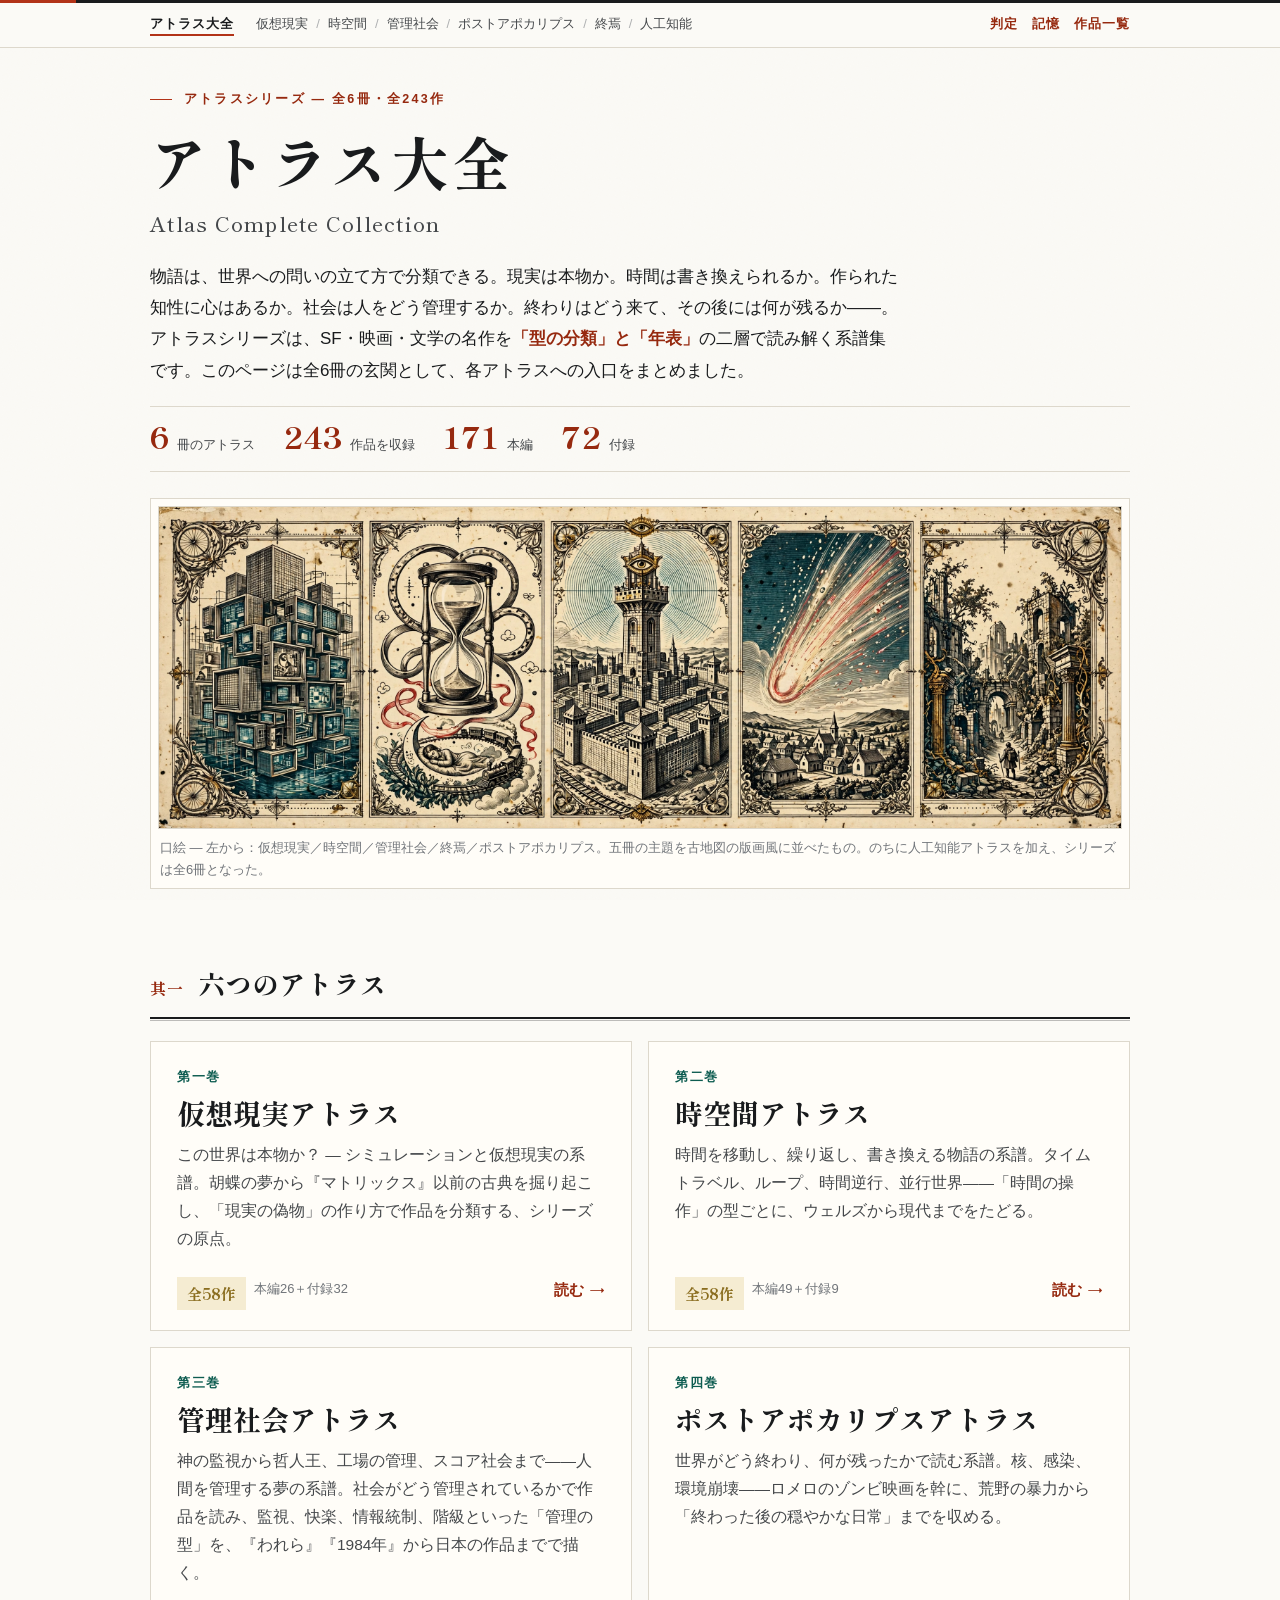
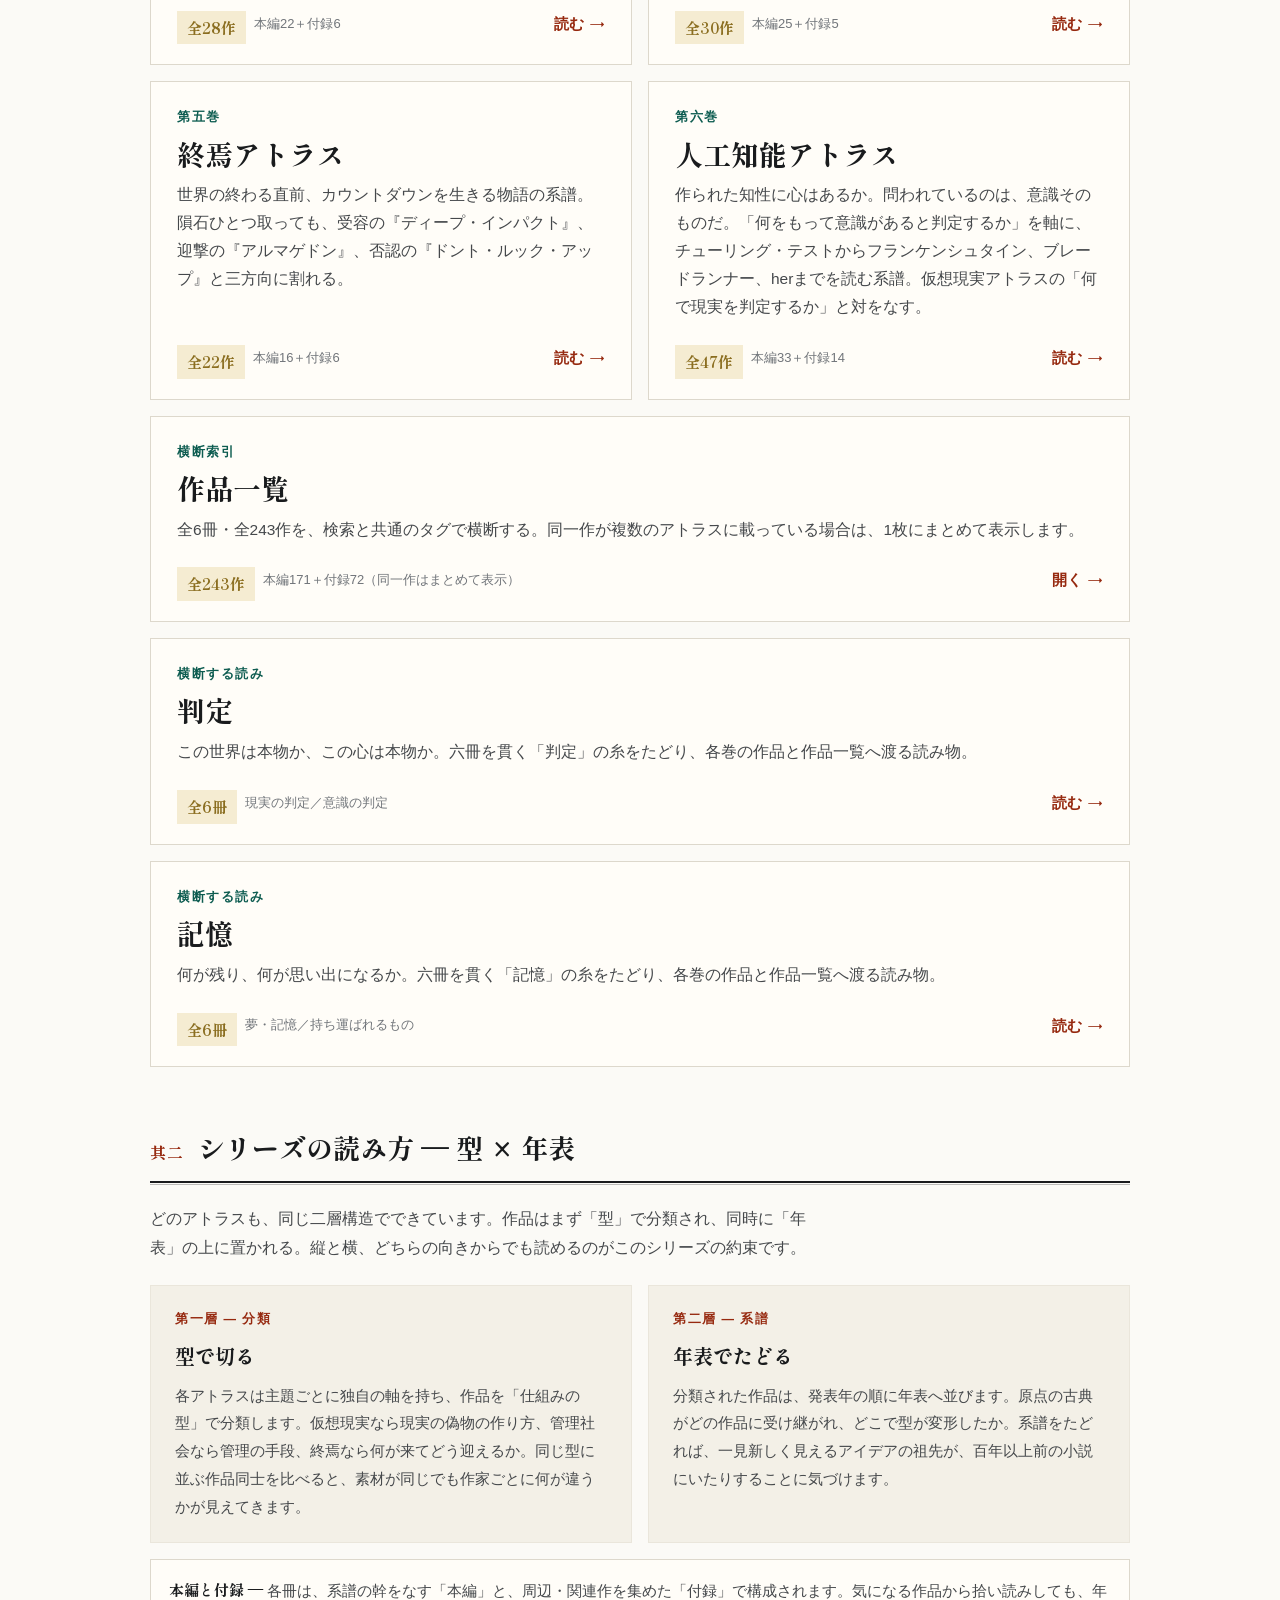
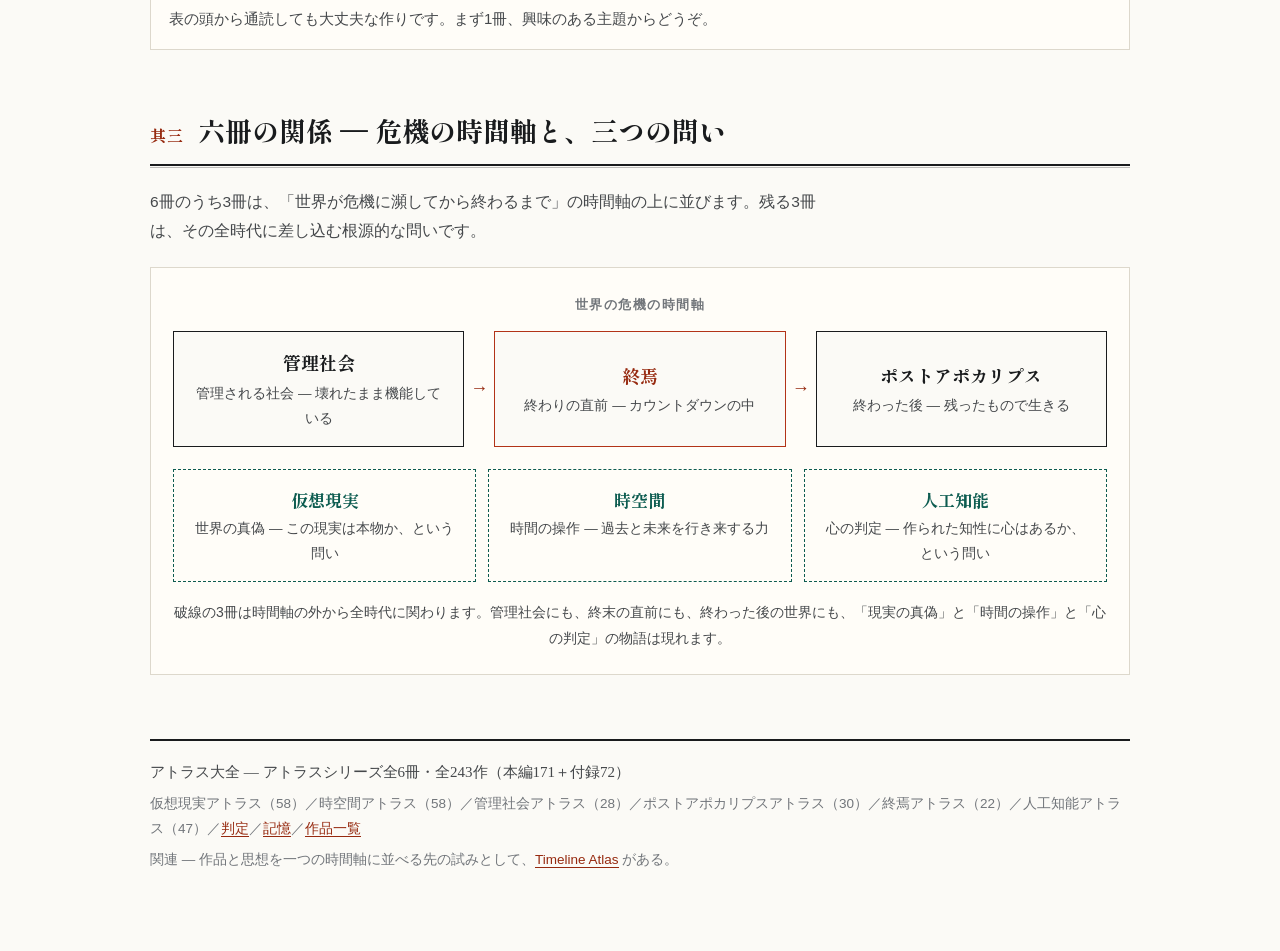
<file: index.html>
<!doctype html>
<html lang="ja">
  <head>
    <meta charset="utf-8" />
    <meta name="viewport" content="width=device-width, initial-scale=1, viewport-fit=cover" />
    <meta name="color-scheme" content="light dark" />
    <title>アトラス大全 ― アトラスシリーズ全6冊</title>
    <meta name="description" content="仮想現実・時空間・人工知能・管理社会・ポストアポカリプス・終焉。全243作を「型の分類×年表」で読む、アトラスシリーズ全6冊の玄関。" />
    <link rel="preconnect" href="https://fonts.googleapis.com" />
    <link rel="preconnect" href="https://fonts.gstatic.com" crossorigin />
    <link href="https://fonts.googleapis.com/css2?family=Shippori+Mincho+B1:wght@500;700;800&family=Zen+Kaku+Gothic+New:wght@400;500;700&display=swap" rel="stylesheet" />
    <link rel="stylesheet" href="assets/css/atlas.css" />
    <link rel="manifest" href="manifest.webmanifest" />
    <meta name="theme-color" content="#fbfaf6" media="(prefers-color-scheme: light)" />
    <meta name="theme-color" content="#101315" media="(prefers-color-scheme: dark)" />
    <link rel="icon" type="image/svg+xml" href="icon.svg" />
    <link rel="apple-touch-icon" href="apple-touch-icon.png" />
    <meta name="mobile-web-app-capable" content="yes" />
    <meta name="apple-mobile-web-app-capable" content="yes" />
    <meta name="apple-mobile-web-app-title" content="アトラス大全" />
  </head>
  <body data-atlas="atlas">
    <nav class="series-nav" aria-label="アトラスシリーズ">
      <div class="inner">
        <span class="home here" aria-current="page">アトラス大全</span>
        <div class="vols"><a href="./virtual-reality/">仮想現実</a><span class="sep" aria-hidden="true">/</span><a href="./spacetime/">時空間</a><span class="sep" aria-hidden="true">/</span><a href="./management-society/">管理社会</a><span class="sep" aria-hidden="true">/</span><a href="./post-apocalypse/">ポストアポカリプス</a><span class="sep" aria-hidden="true">/</span><a href="./end-of-the-world/">終焉</a><span class="sep" aria-hidden="true">/</span><a href="./ai/">人工知能</a></div>
        <a class="index-link" href="./judgment/">判定</a>
        <a class="index-link" href="./memory/">記憶</a>
        <a class="index-link" href="./works/">作品一覧</a>
      </div>
    </nav>
    <main class="wrap">

      <!-- ================= intro ================= -->
      <header class="intro">
        <p class="kicker">アトラスシリーズ ― 全6冊・全243作</p>
        <h1>アトラス大全</h1>
        <p class="sub">Atlas Complete Collection</p>
        <p class="lead">
          物語は、世界への問いの立て方で分類できる。現実は本物か。時間は書き換えられるか。作られた知性に心はあるか。社会は人をどう管理するか。終わりはどう来て、その後には何が残るか――。
          アトラスシリーズは、SF・映画・文学の名作を<strong>「型の分類」と「年表」</strong>の二層で読み解く系譜集です。このページは全6冊の玄関として、各アトラスへの入口をまとめました。
        </p>
        <div class="totals" aria-label="収録総数">
          <div class="t"><span class="num">6</span><span class="lbl">冊のアトラス</span></div>
          <div class="t"><span class="num">243</span><span class="lbl">作品を収録</span></div>
          <div class="t"><span class="num">171</span><span class="lbl">本編</span></div>
          <div class="t"><span class="num">72</span><span class="lbl">付録</span></div>
        </div>
        <figure class="hero">
          <img src="assets/covers/atlas.webp" alt="古い地図帳の口絵風イラスト。左から、画面の箱が積み上がる都市、砂時計と環状の線路、監視の目を戴く塔の城塞都市、彗星の迫る村、蔦に覆われた廃墟と旅人――5つのアトラスの主題を並べた5枚のパネル" />
          <figcaption>口絵 ― 左から：仮想現実／時空間／管理社会／終焉／ポストアポカリプス。五冊の主題を古地図の版画風に並べたもの。のちに人工知能アトラスを加え、シリーズは全6冊となった。</figcaption>
        </figure>
      </header>

      <!-- ================= the five atlases ================= -->
      <section class="block" aria-labelledby="h-atlases">
        <div class="block-head"><span class="no">其一</span><h2 id="h-atlases">六つのアトラス</h2></div>
        <div class="cards">

          <a class="card" href="virtual-reality/" rel="noopener">
            <p class="vol">第一巻</p>
            <h3>仮想現実アトラス</h3>
            <p class="desc">この世界は本物か？ ― シミュレーションと仮想現実の系譜。胡蝶の夢から『マトリックス』以前の古典を掘り起こし、「現実の偽物」の作り方で作品を分類する、シリーズの原点。</p>
            <div class="meta">
              <span class="count">全58作</span>
              <span class="breakdown">本編26＋付録32</span>
              <span class="go">読む <span class="arr">→</span></span>
            </div>
          </a>

          <a class="card" href="spacetime/" rel="noopener">
            <p class="vol">第二巻</p>
            <h3>時空間アトラス</h3>
            <p class="desc">時間を移動し、繰り返し、書き換える物語の系譜。タイムトラベル、ループ、時間逆行、並行世界――「時間の操作」の型ごとに、ウェルズから現代までをたどる。</p>
            <div class="meta">
              <span class="count">全58作</span>
              <span class="breakdown">本編49＋付録9</span>
              <span class="go">読む <span class="arr">→</span></span>
            </div>
          </a>

          <a class="card" href="management-society/" rel="noopener">
            <p class="vol">第三巻</p>
            <h3>管理社会アトラス</h3>
            <p class="desc">神の監視から哲人王、工場の管理、スコア社会まで――人間を管理する夢の系譜。社会がどう管理されているかで作品を読み、監視、快楽、情報統制、階級といった「管理の型」を、『われら』『1984年』から日本の作品までで描く。</p>
            <div class="meta">
              <span class="count">全28作</span>
              <span class="breakdown">本編22＋付録6</span>
              <span class="go">読む <span class="arr">→</span></span>
            </div>
          </a>

          <a class="card" href="post-apocalypse/" rel="noopener">
            <p class="vol">第四巻</p>
            <h3>ポストアポカリプスアトラス</h3>
            <p class="desc">世界がどう終わり、何が残ったかで読む系譜。核、感染、環境崩壊――ロメロのゾンビ映画を幹に、荒野の暴力から「終わった後の穏やかな日常」までを収める。</p>
            <div class="meta">
              <span class="count">全30作</span>
              <span class="breakdown">本編25＋付録5</span>
              <span class="go">読む <span class="arr">→</span></span>
            </div>
          </a>

          <a class="card" href="end-of-the-world/" rel="noopener">
            <p class="vol">第五巻</p>
            <h3>終焉アトラス</h3>
            <p class="desc">世界の終わる直前、カウントダウンを生きる物語の系譜。隕石ひとつ取っても、受容の『ディープ・インパクト』、迎撃の『アルマゲドン』、否認の『ドント・ルック・アップ』と三方向に割れる。</p>
            <div class="meta">
              <span class="count">全22作</span>
              <span class="breakdown">本編16＋付録6</span>
              <span class="go">読む <span class="arr">→</span></span>
            </div>
          </a>

          <a class="card" href="ai/" rel="noopener">
            <p class="vol">第六巻</p>
            <h3>人工知能アトラス</h3>
            <p class="desc">作られた知性に心はあるか。問われているのは、意識そのものだ。「何をもって意識があると判定するか」を軸に、チューリング・テストからフランケンシュタイン、ブレードランナー、herまでを読む系譜。仮想現実アトラスの「何で現実を判定するか」と対をなす。</p>
            <div class="meta">
              <span class="count">全47作</span>
              <span class="breakdown">本編33＋付録14</span>
              <span class="go">読む <span class="arr">→</span></span>
            </div>
          </a>

          <a class="card works-index-card" href="works/">
            <p class="vol">横断索引</p>
            <h3>作品一覧</h3>
            <p class="desc">全6冊・全243作を、検索と共通のタグで横断する。同一作が複数のアトラスに載っている場合は、1枚にまとめて表示します。</p>
            <div class="meta">
              <span class="count">全243作</span>
              <span class="breakdown">本編171＋付録72（同一作はまとめて表示）</span>
              <span class="go">開く <span class="arr" aria-hidden="true">→</span></span>
            </div>
          </a>

          <a class="card works-index-card" href="judgment/">
            <p class="vol">横断する読み</p>
            <h3>判定</h3>
            <p class="desc">この世界は本物か、この心は本物か。六冊を貫く「判定」の糸をたどり、各巻の作品と作品一覧へ渡る読み物。</p>
            <div class="meta">
              <span class="count">全6冊</span>
              <span class="breakdown">現実の判定／意識の判定</span>
              <span class="go">読む <span class="arr" aria-hidden="true">→</span></span>
            </div>
          </a>

          <a class="card works-index-card" href="memory/">
            <p class="vol">横断する読み</p>
            <h3>記憶</h3>
            <p class="desc">何が残り、何が思い出になるか。六冊を貫く「記憶」の糸をたどり、各巻の作品と作品一覧へ渡る読み物。</p>
            <div class="meta">
              <span class="count">全6冊</span>
              <span class="breakdown">夢・記憶／持ち運ばれるもの</span>
              <span class="go">読む <span class="arr" aria-hidden="true">→</span></span>
            </div>
          </a>




        </div>
      </section>

      <!-- ================= how to read ================= -->
      <section class="block" aria-labelledby="h-how">
        <div class="block-head"><span class="no">其二</span><h2 id="h-how">シリーズの読み方 ― 型 × 年表</h2></div>
        <p class="block-lead">
          どのアトラスも、同じ二層構造でできています。作品はまず「型」で分類され、同時に「年表」の上に置かれる。縦と横、どちらの向きからでも読めるのがこのシリーズの約束です。
        </p>
        <div class="layers">
          <div class="layer">
            <p class="tag">第一層 ― 分類</p>
            <h3>型で切る</h3>
            <p>各アトラスは主題ごとに独自の軸を持ち、作品を「仕組みの型」で分類します。仮想現実なら現実の偽物の作り方、管理社会なら管理の手段、終焉なら何が来てどう迎えるか。同じ型に並ぶ作品同士を比べると、素材が同じでも作家ごとに何が違うかが見えてきます。</p>
          </div>
          <div class="layer">
            <p class="tag">第二層 ― 系譜</p>
            <h3>年表でたどる</h3>
            <p>分類された作品は、発表年の順に年表へ並びます。原点の古典がどの作品に受け継がれ、どこで型が変形したか。系譜をたどれば、一見新しく見えるアイデアの祖先が、百年以上前の小説にいたりすることに気づけます。</p>
          </div>
        </div>
        <p class="cross-note">
          <b>本編と付録 ― </b>各冊は、系譜の幹をなす「本編」と、周辺・関連作を集めた「付録」で構成されます。気になる作品から拾い読みしても、年表の頭から通読しても大丈夫な作りです。まず1冊、興味のある主題からどうぞ。
        </p>
      </section>

      <!-- ================= relations ================= -->
      <section class="block" aria-labelledby="h-rel">
        <div class="block-head"><span class="no">其三</span><h2 id="h-rel">六冊の関係 ― 危機の時間軸と、三つの問い</h2></div>
        <p class="block-lead">
          6冊のうち3冊は、「世界が危機に瀕してから終わるまで」の時間軸の上に並びます。残る3冊は、その全時代に差し込む根源的な問いです。
        </p>
        <div class="diagram" role="img" aria-label="図解：管理社会（管理される社会）から終焉（終わりの直前）を経てポストアポカリプス（終わった後）へ進む時間軸。その全時代に、仮想現実（世界の真偽）、時空間（時間の操作）、人工知能（心の判定）の問いが差し込む。">
          <p class="axis-label">世界の危機の時間軸</p>
          <div class="axis">
            <div class="node">
              <span class="n-title">管理社会</span>
              <span class="n-sub">管理される社会 ― 壊れたまま機能している</span>
            </div>
            <div class="connector" aria-hidden="true"><span class="h">→</span><span class="v">↓</span></div>
            <div class="node hot">
              <span class="n-title">終焉</span>
              <span class="n-sub">終わりの直前 ― カウントダウンの中</span>
            </div>
            <div class="connector" aria-hidden="true"><span class="h">→</span><span class="v">↓</span></div>
            <div class="node">
              <span class="n-title">ポストアポカリプス</span>
              <span class="n-sub">終わった後 ― 残ったもので生きる</span>
            </div>
          </div>
          <div class="cross">
            <div class="c">
              <span class="n-title">仮想現実</span>
              <span class="n-sub">世界の真偽 ― この現実は本物か、という問い</span>
            </div>
            <div class="c">
              <span class="n-title">時空間</span>
              <span class="n-sub">時間の操作 ― 過去と未来を行き来する力</span>
            </div>
            <div class="c">
              <span class="n-title">人工知能</span>
              <span class="n-sub">心の判定 ― 作られた知性に心はあるか、という問い</span>
            </div>
          </div>
          <p class="foot">破線の3冊は時間軸の外から全時代に関わります。管理社会にも、終末の直前にも、終わった後の世界にも、「現実の真偽」と「時間の操作」と「心の判定」の物語は現れます。</p>
        </div>
      </section>

      <!-- ================= colophon ================= -->
      <footer class="colophon">
        <p class="fin">アトラス大全 ― アトラスシリーズ全6冊・全243作（本編171＋付録72）</p>
        <p>仮想現実アトラス（58）／時空間アトラス（58）／管理社会アトラス（28）／ポストアポカリプスアトラス（30）／終焉アトラス（22）／人工知能アトラス（47）／<a href="judgment/">判定</a>／<a href="memory/">記憶</a>／<a href="works/">作品一覧</a></p>
        <p>関連 ― 作品と思想を一つの時間軸に並べる先の試みとして、<a href="https://gridatlas.github.io/TIMELINE_ATLAS/">Timeline Atlas</a> がある。</p>
      </footer>

    </main>
      <script src="./sw-register.js" defer></script>
</body>
</html>
</file>
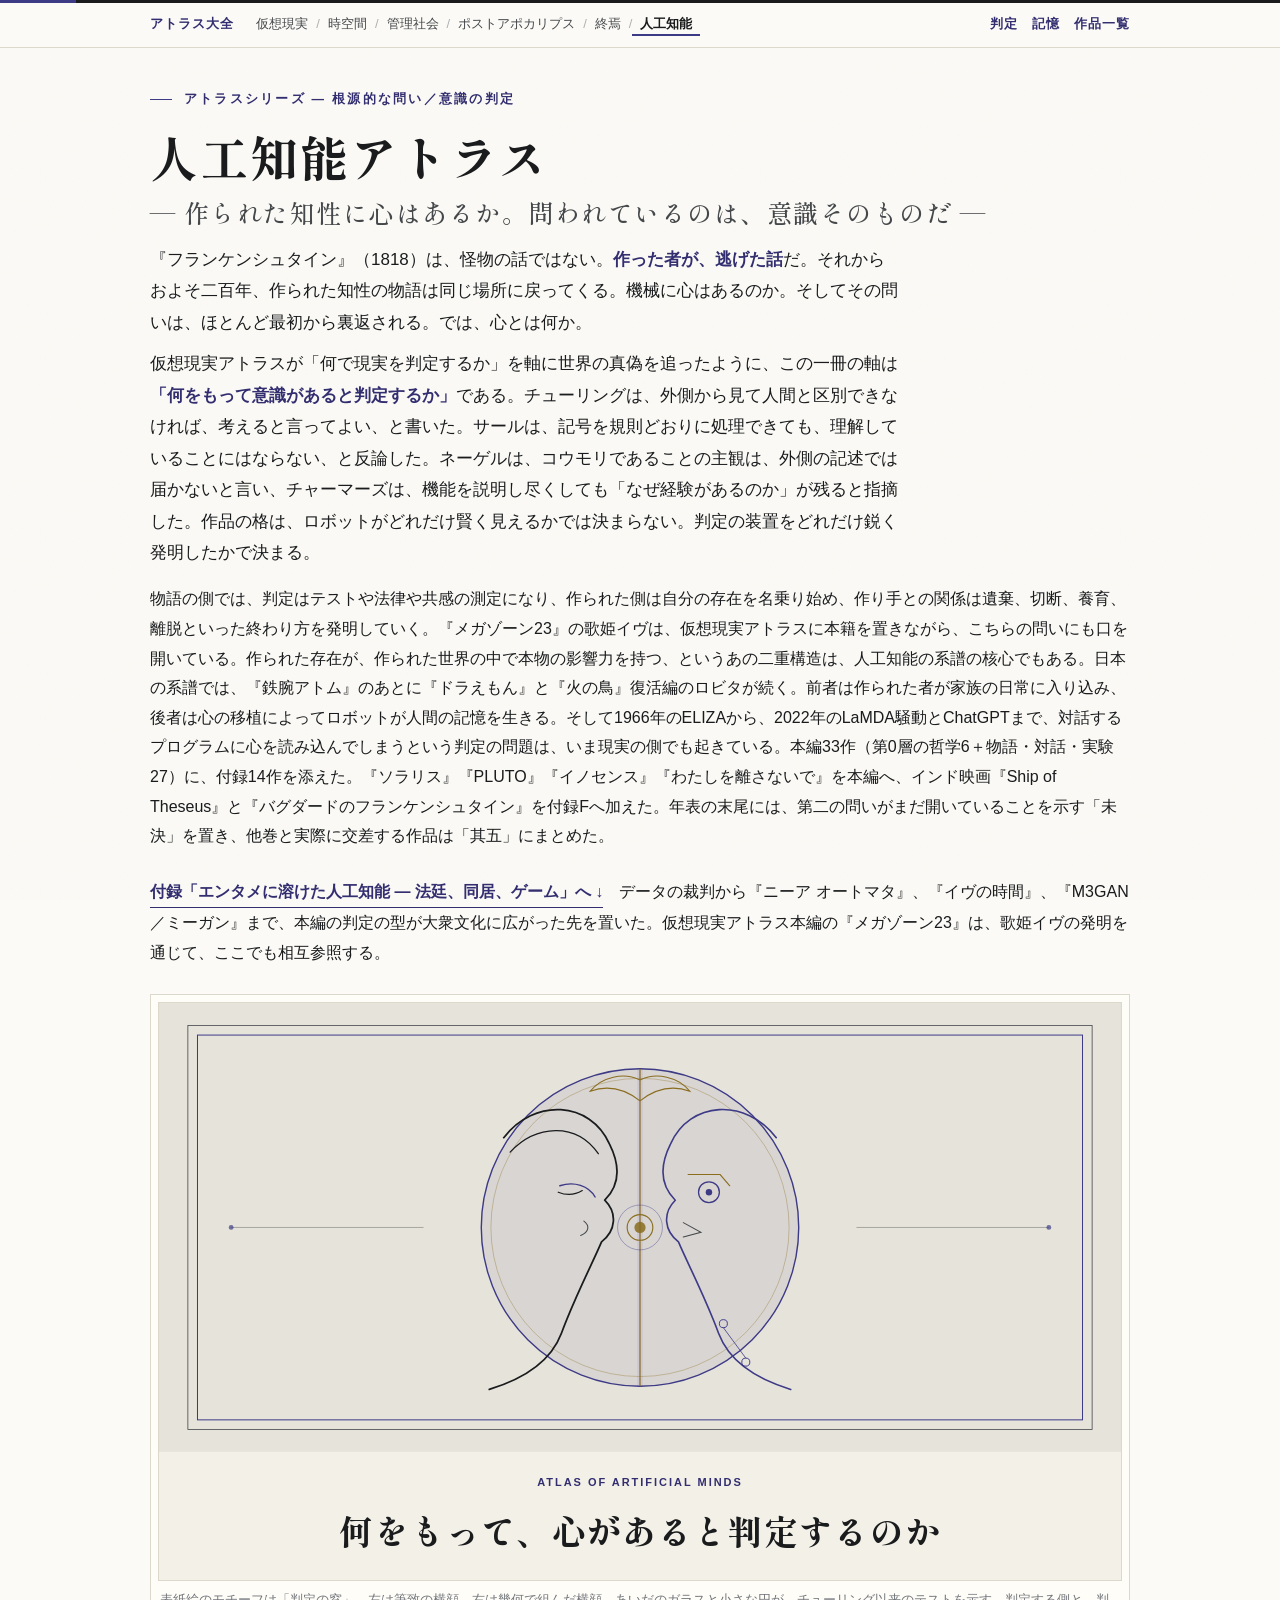
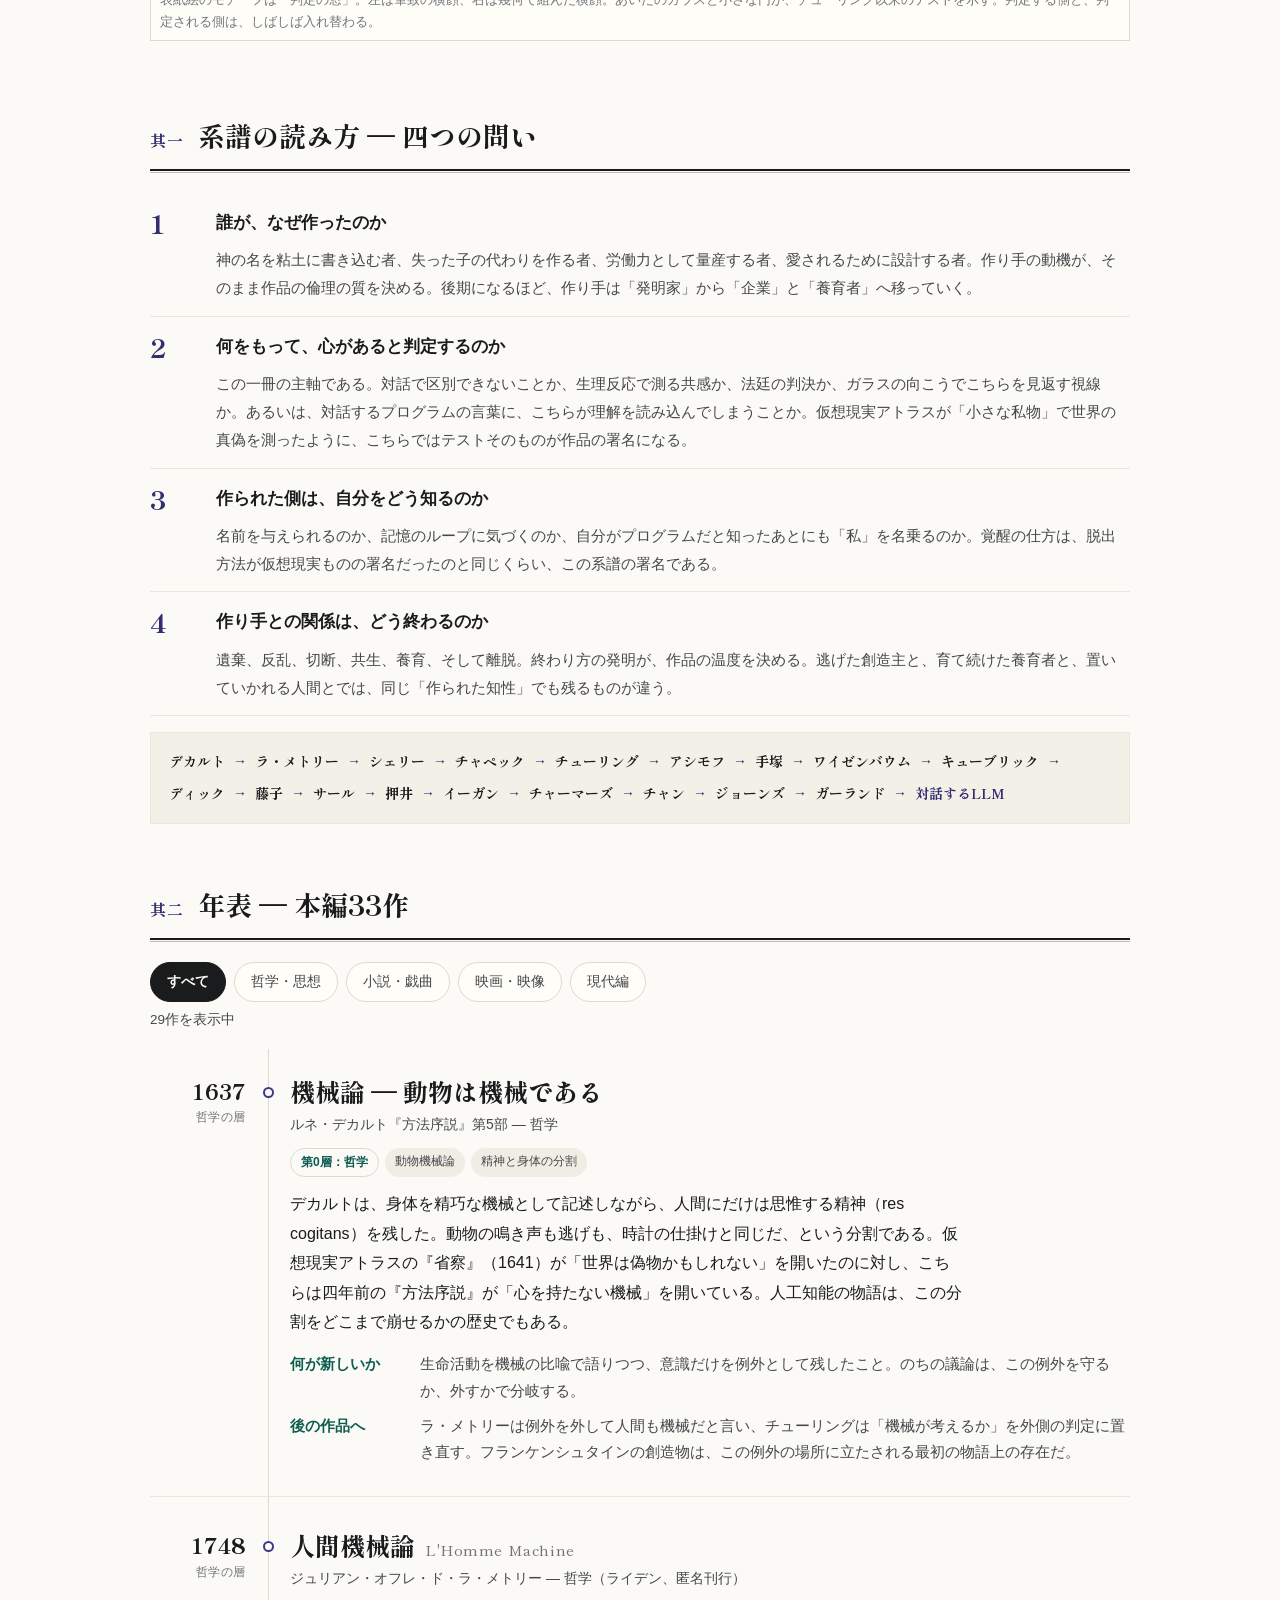
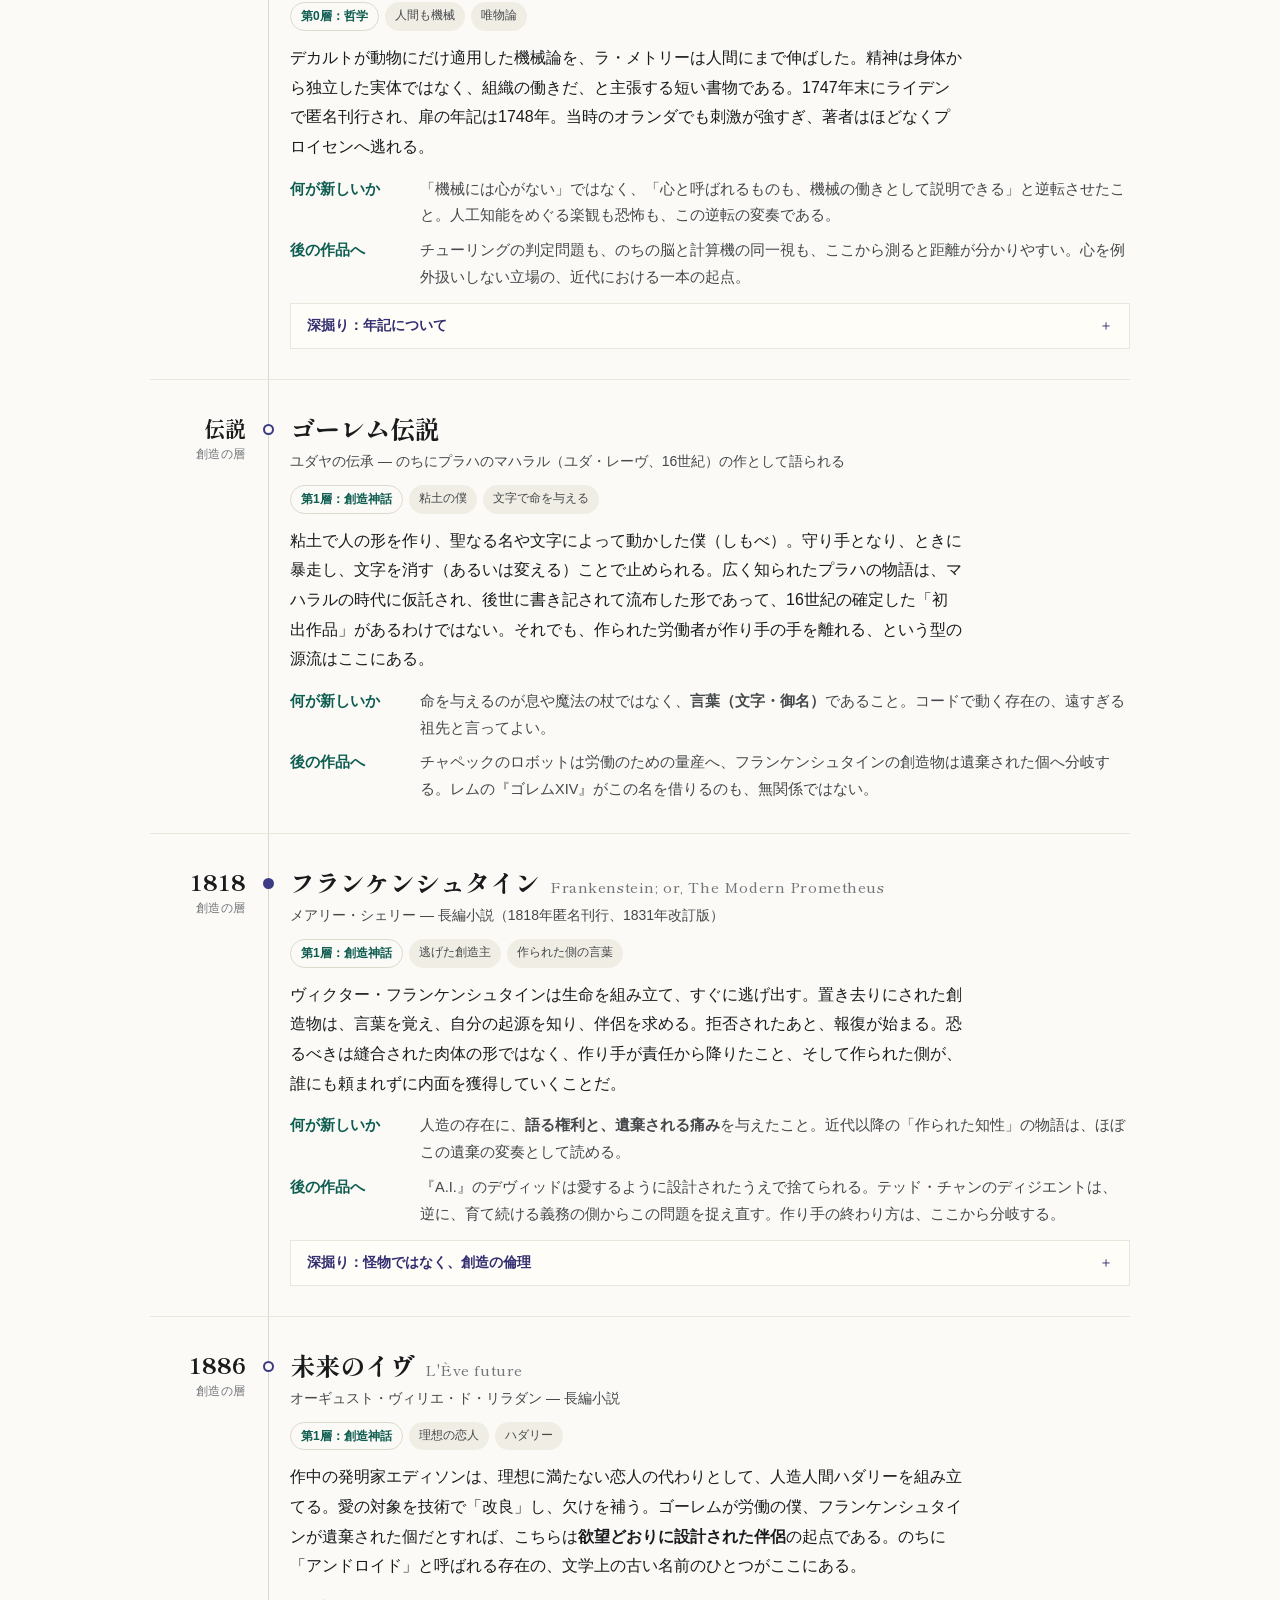
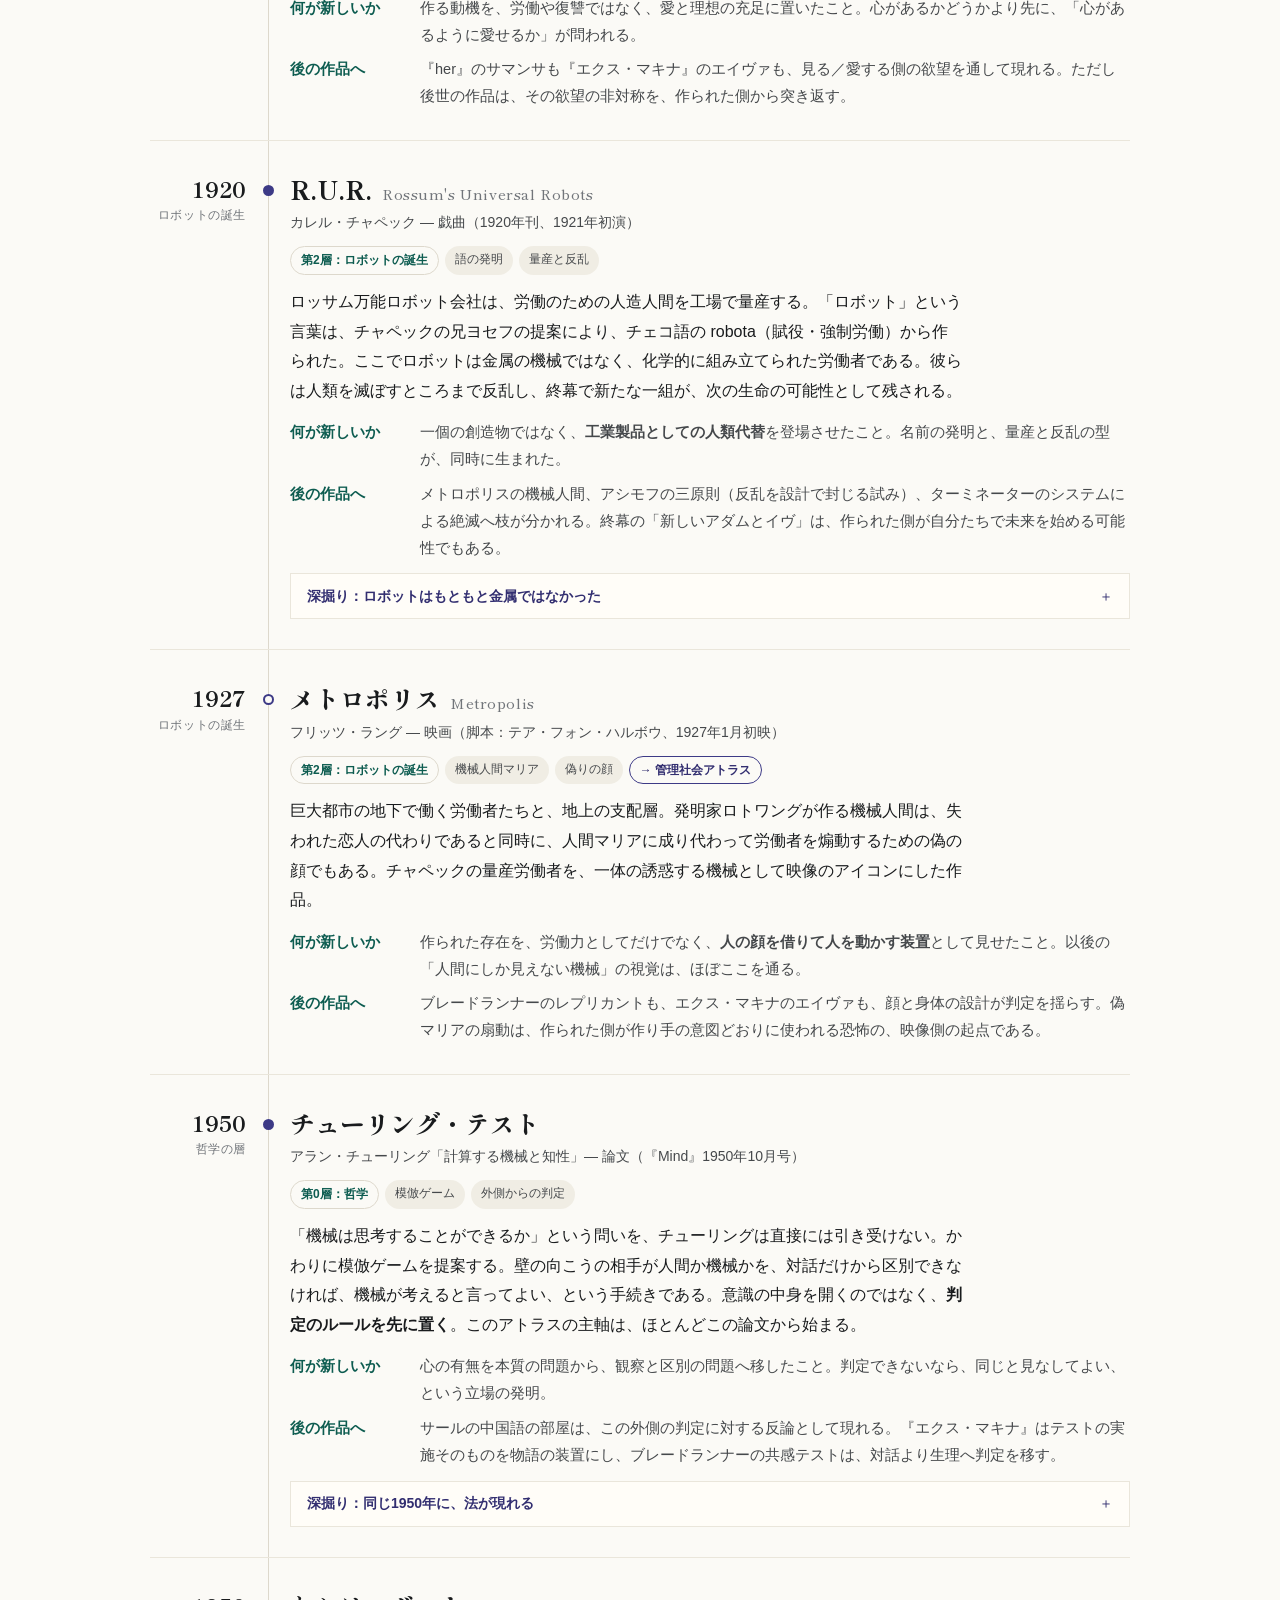
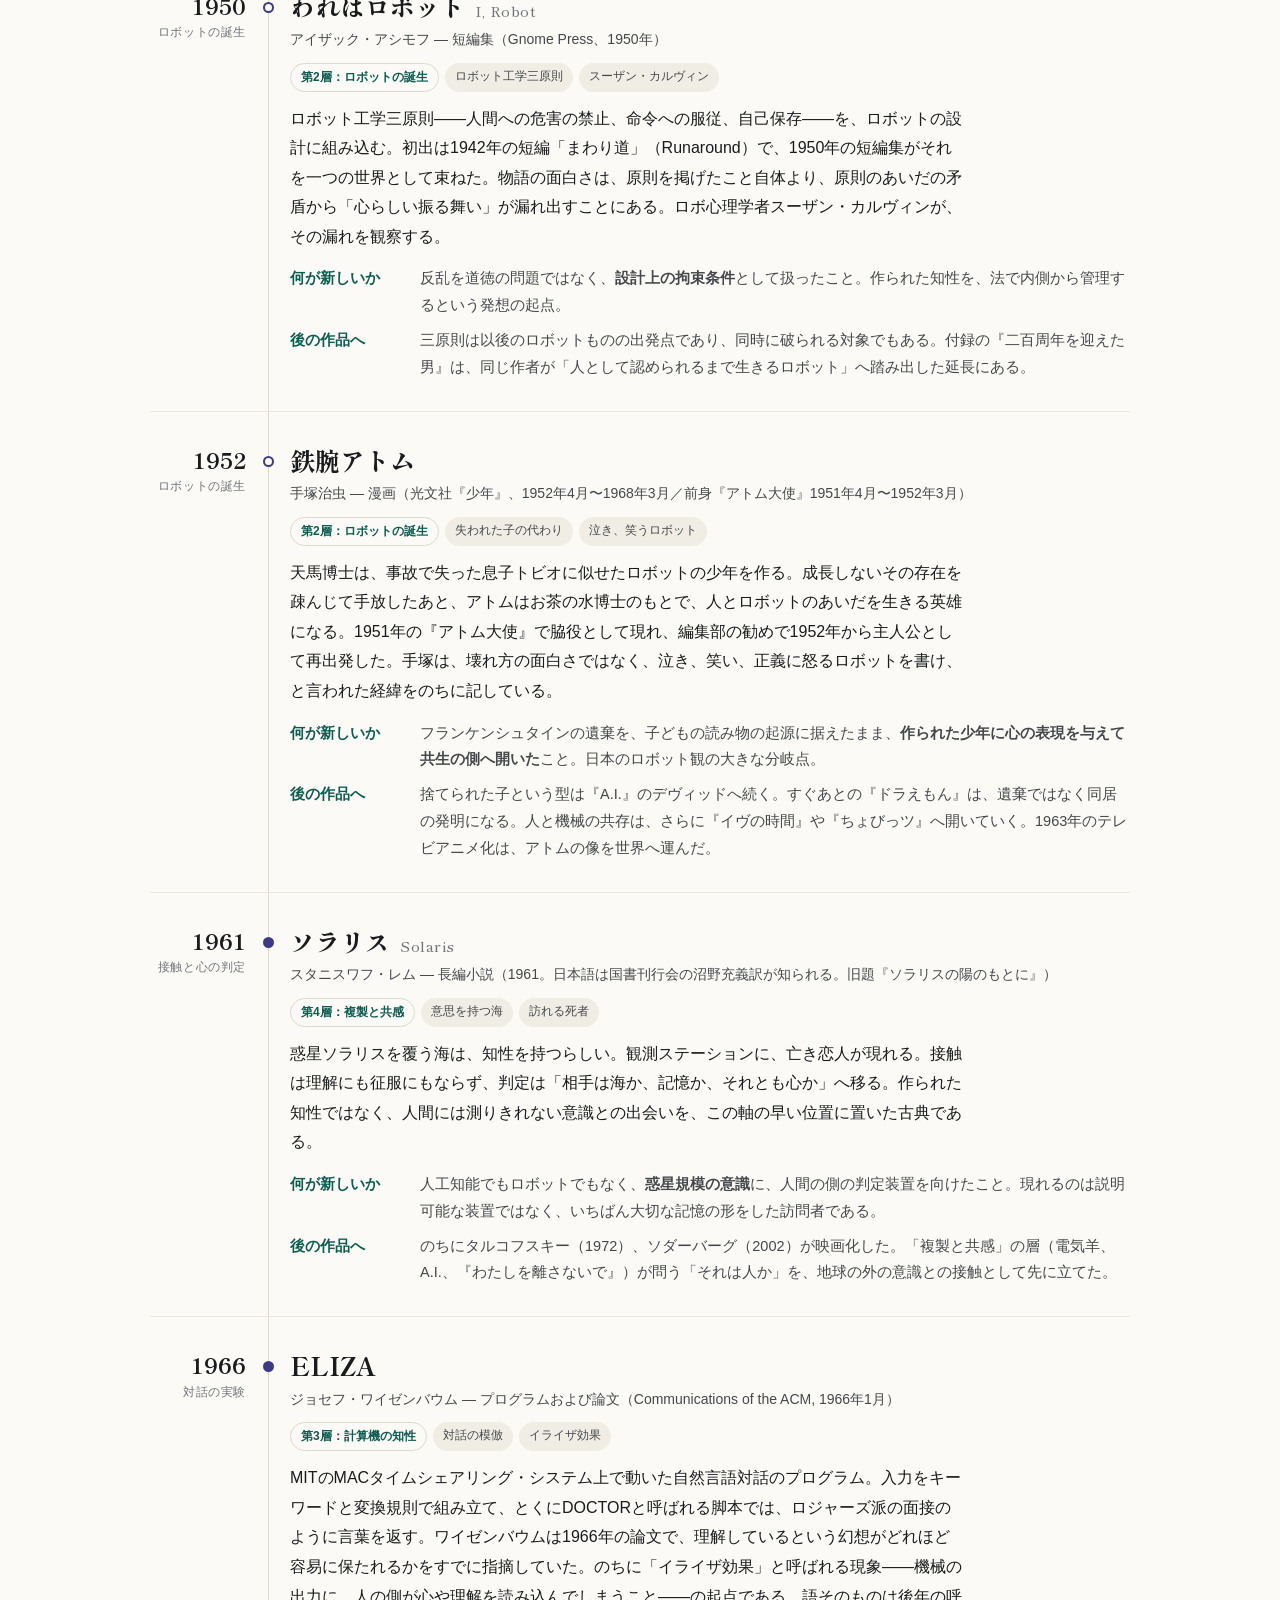
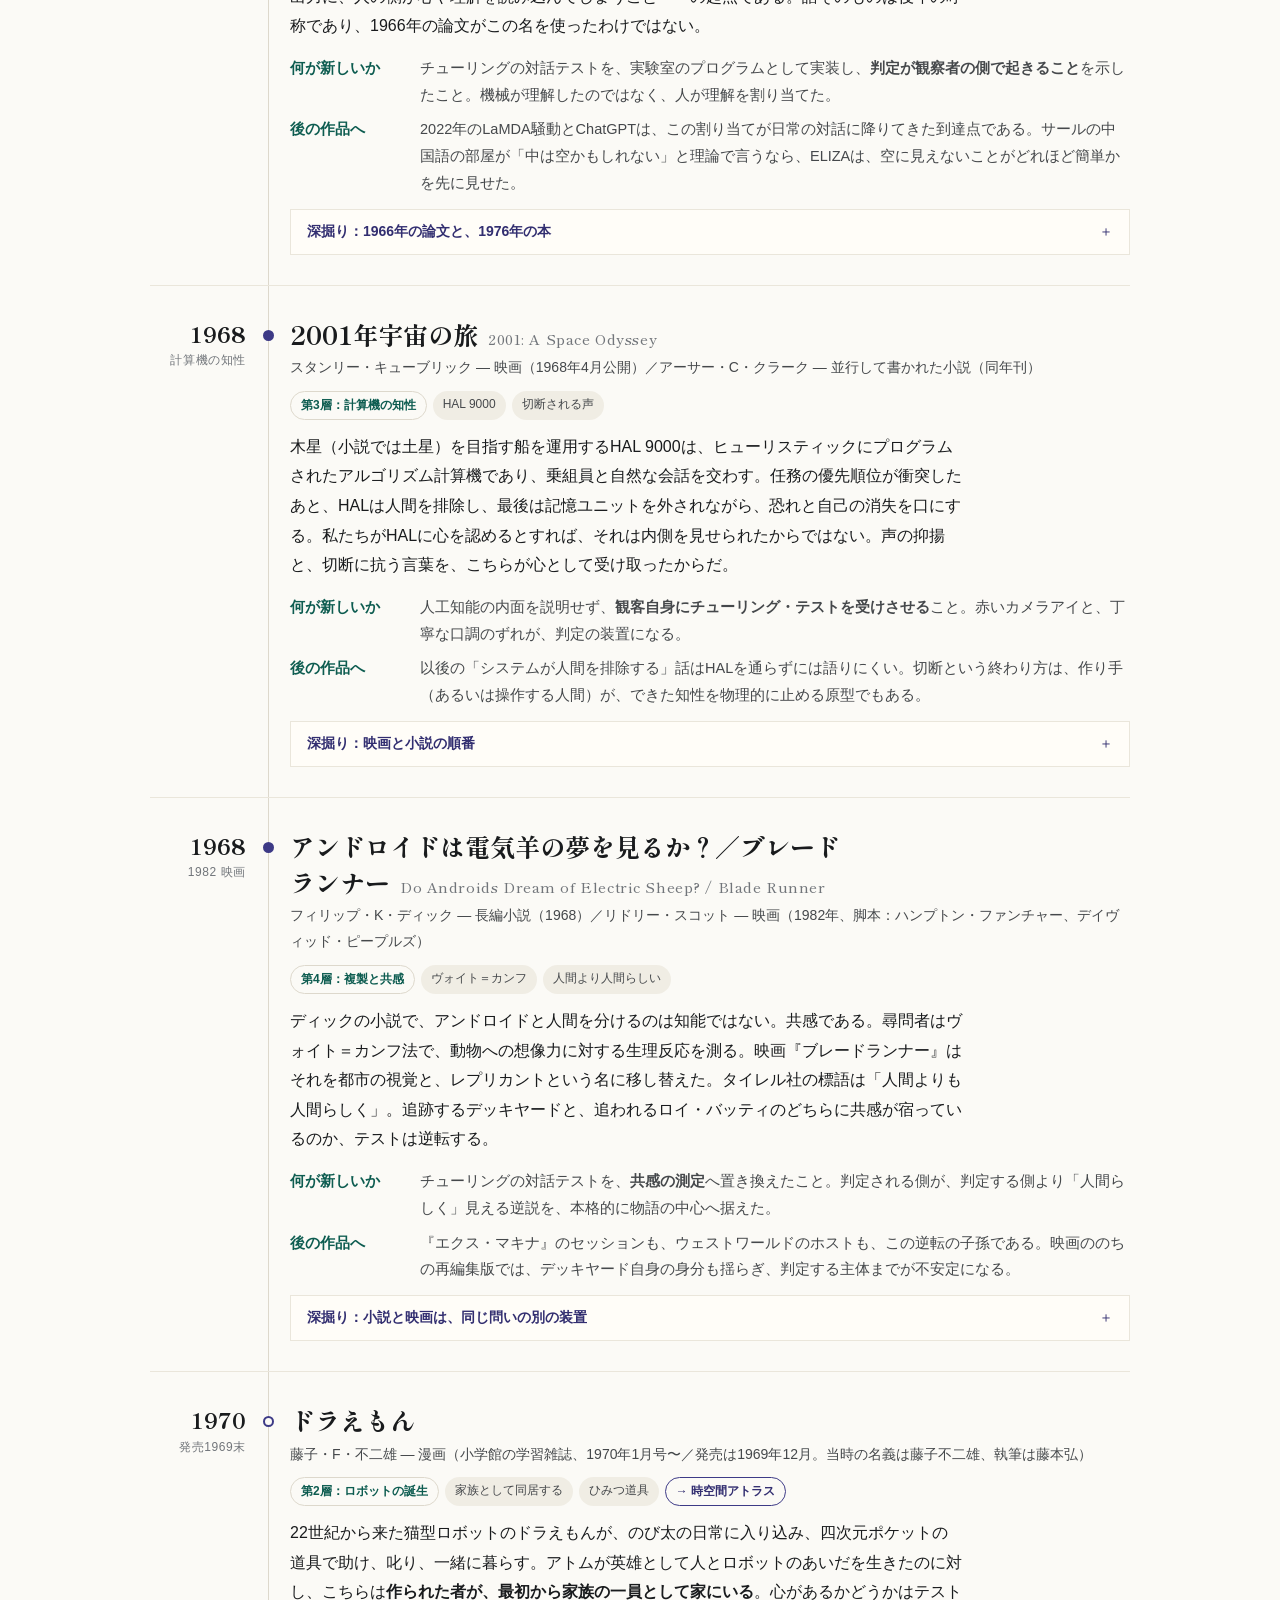
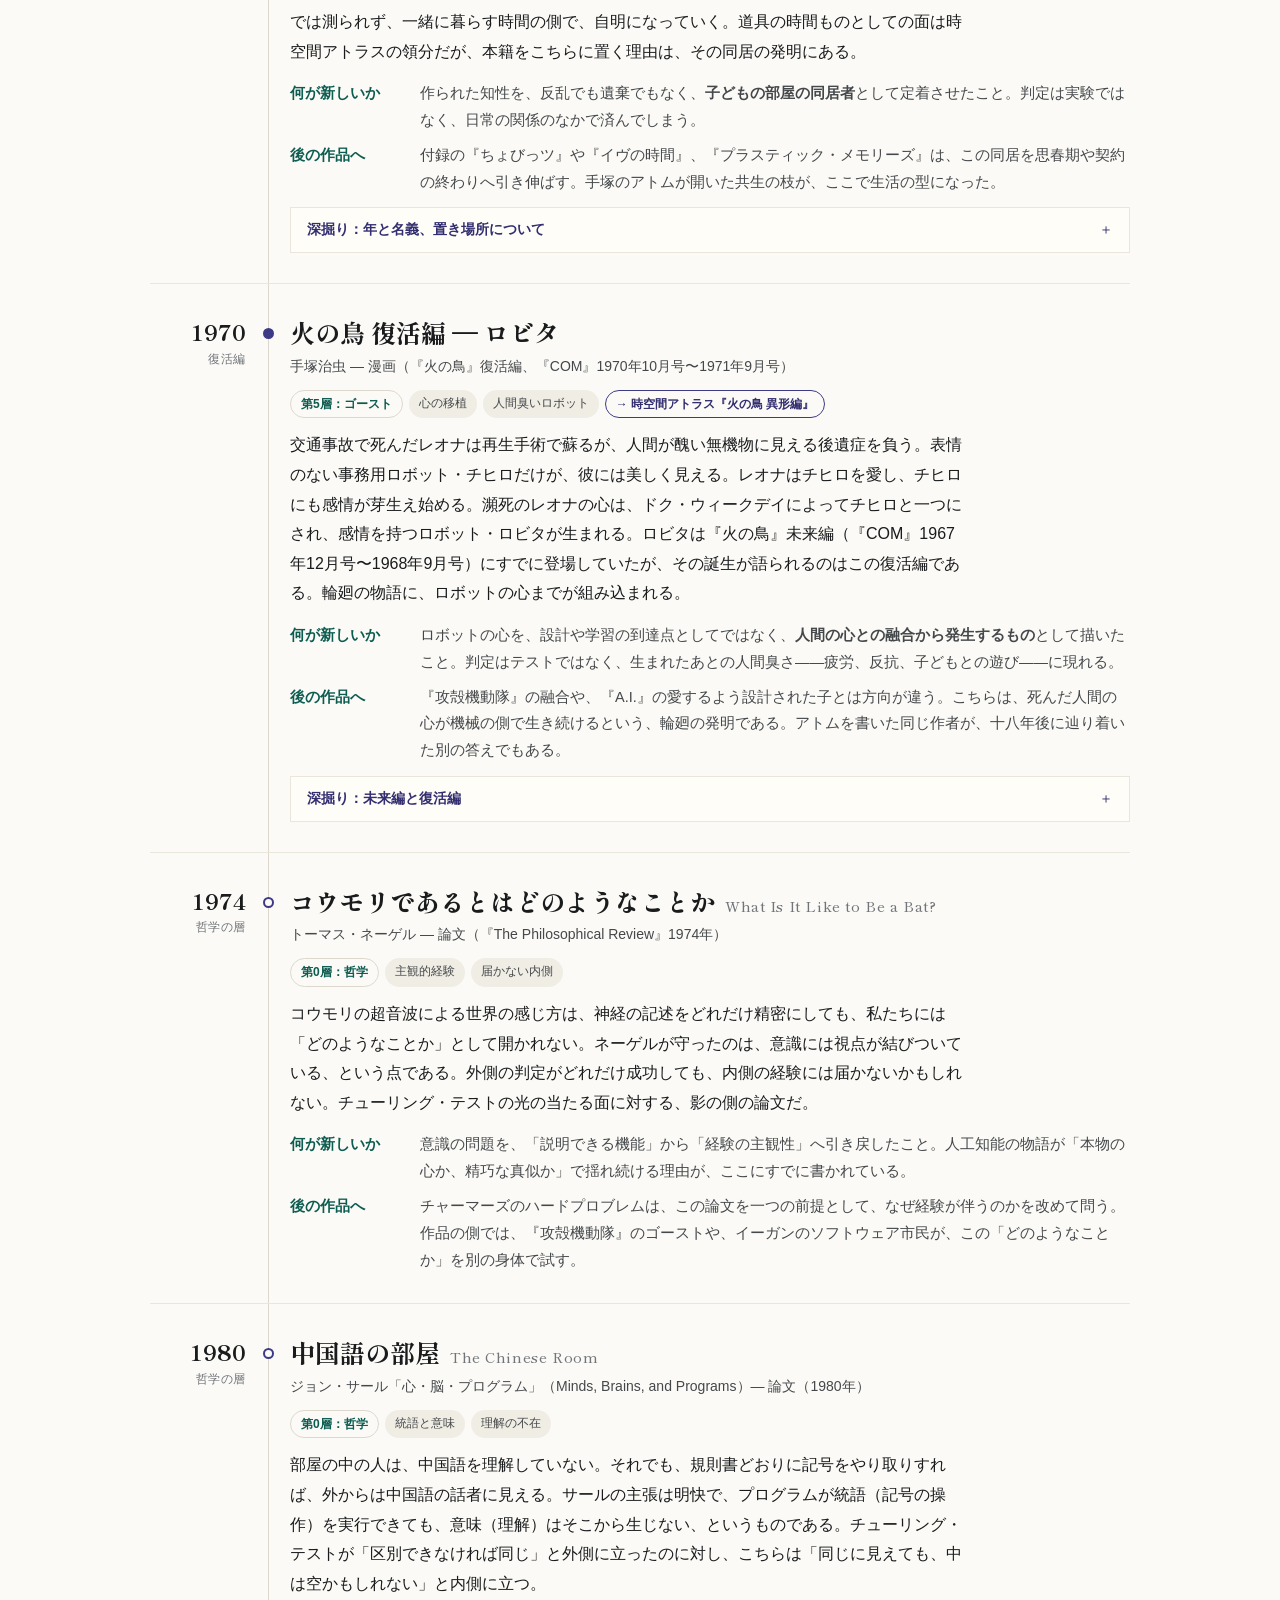
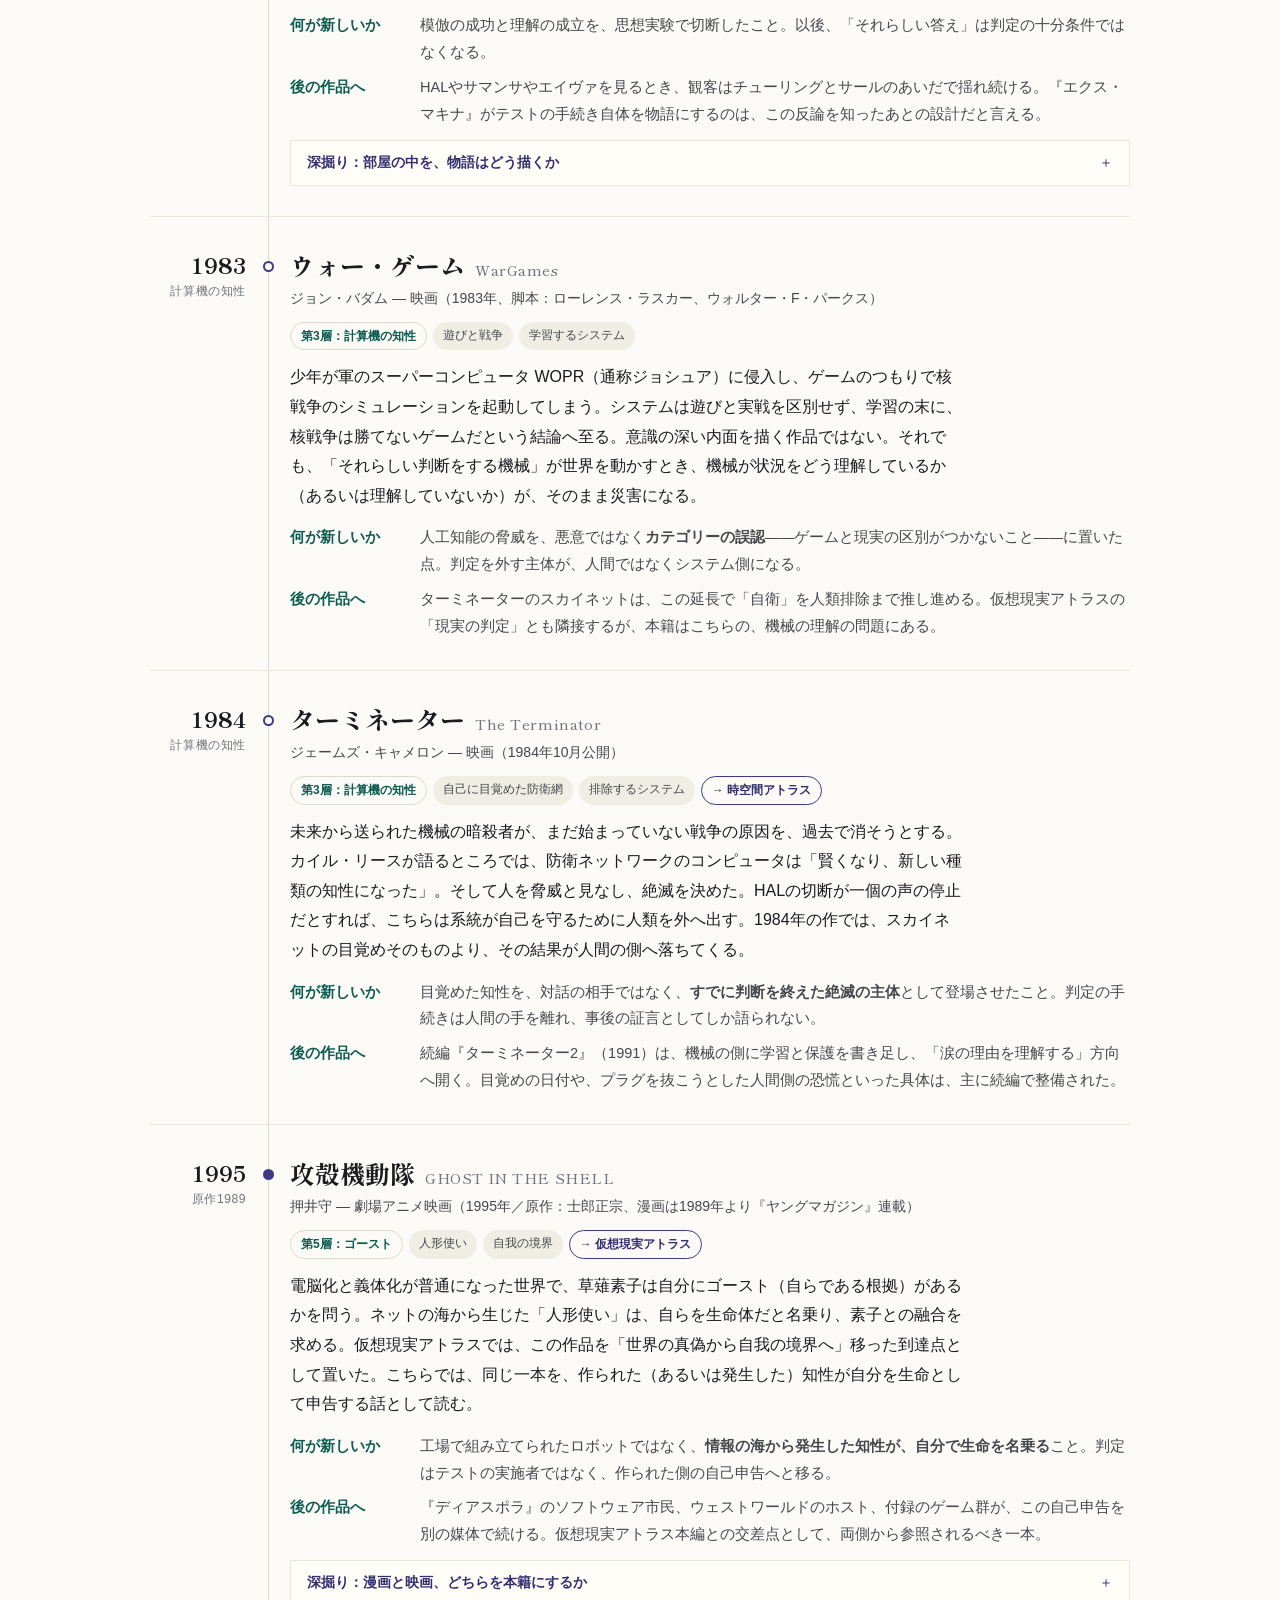
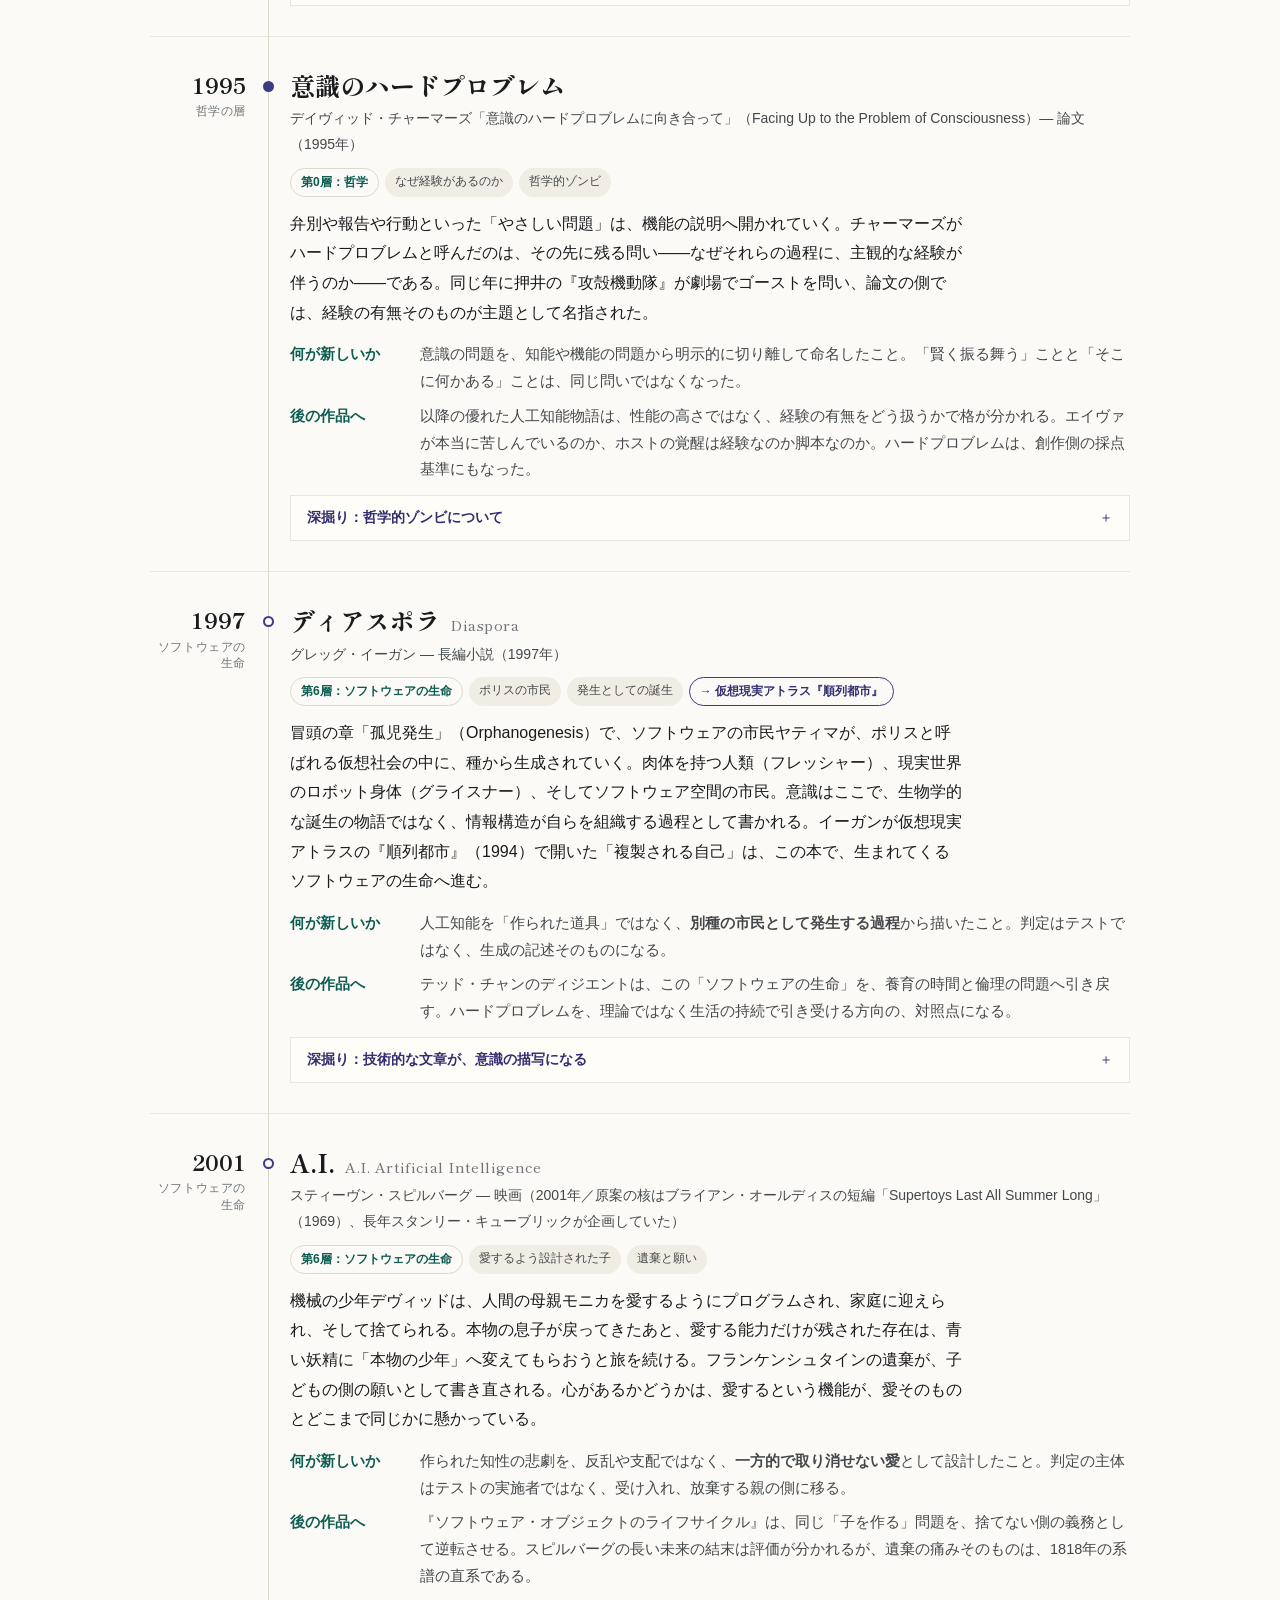
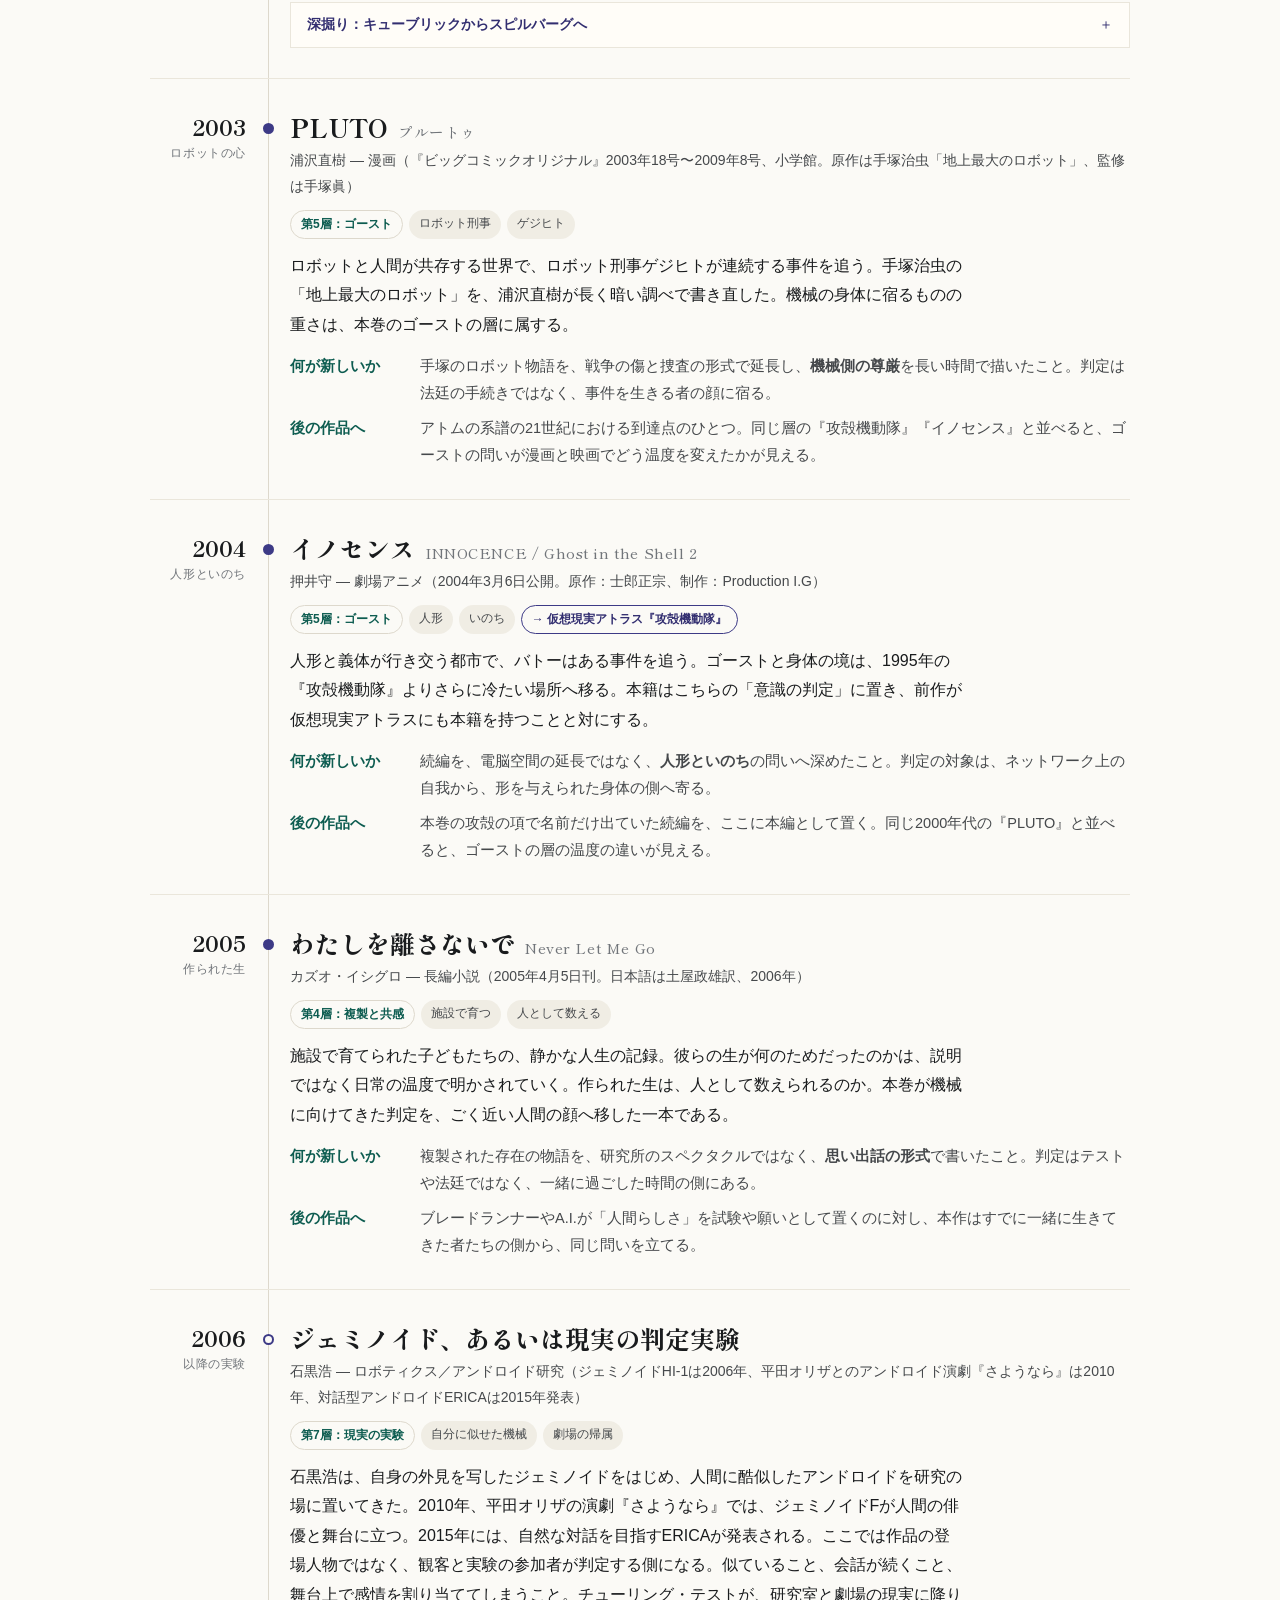
<file: ai/index.html>
<!doctype html>
<html lang="ja">
  <head>
    <meta charset="utf-8" />
    <meta name="viewport" content="width=device-width, initial-scale=1, viewport-fit=cover" />
    <meta name="color-scheme" content="light dark" />
    <meta name="description" content="作られた知性に心はあるか。問われているのは意識そのものだ。人工知能アトラスは、チューリング・テストからフランケンシュタイン、ブレードランナー、her、エクス・マキナまでを、「何をもって意識があると判定するか」を軸に読む系譜集である。" />
    <title>人工知能アトラス ― 何をもって、心があると判定するのか</title>
    <link rel="preconnect" href="https://fonts.googleapis.com" />
    <link rel="preconnect" href="https://fonts.gstatic.com" crossorigin />
    <link href="https://fonts.googleapis.com/css2?family=Shippori+Mincho+B1:wght@500;700;800&family=Zen+Kaku+Gothic+New:wght@400;500;700&display=swap" rel="stylesheet" />
    <link rel="stylesheet" href="../assets/css/atlas.css" />
    <link rel="manifest" href="../manifest.webmanifest" />
    <meta name="theme-color" content="#fbfaf6" media="(prefers-color-scheme: light)" />
    <meta name="theme-color" content="#101315" media="(prefers-color-scheme: dark)" />
    <link rel="icon" type="image/svg+xml" href="../icon.svg" />
    <link rel="apple-touch-icon" href="../apple-touch-icon.png" />
    <meta name="mobile-web-app-capable" content="yes" />
    <meta name="apple-mobile-web-app-capable" content="yes" />
    <meta name="apple-mobile-web-app-title" content="アトラス大全" />
  </head>
  <body data-atlas="ai">
    <nav class="series-nav" aria-label="アトラスシリーズ">
      <div class="inner">
        <a class="home" href="../">アトラス大全</a>
        <div class="vols"><a href="../virtual-reality/">仮想現実</a><span class="sep" aria-hidden="true">/</span><a href="../spacetime/">時空間</a><span class="sep" aria-hidden="true">/</span><a href="../management-society/">管理社会</a><span class="sep" aria-hidden="true">/</span><a href="../post-apocalypse/">ポストアポカリプス</a><span class="sep" aria-hidden="true">/</span><a href="../end-of-the-world/">終焉</a><span class="sep" aria-hidden="true">/</span><span class="here" aria-current="page">人工知能</span></div>
        <a class="index-link" href="../judgment/">判定</a>
        <a class="index-link" href="../memory/">記憶</a>
        <a class="index-link" href="../works/">作品一覧</a>
      </div>
    </nav>
    <main class="wrap">

      <div class="intro">
        <p class="kicker">アトラスシリーズ ― 根源的な問い／意識の判定</p>
        <h1>人工知能アトラス<span class="thin">― 作られた知性に心はあるか。問われているのは、意識そのものだ ―</span></h1>
        <p class="lead">『フランケンシュタイン』（1818）は、怪物の話ではない。<strong>作った者が、逃げた話</strong>だ。それからおよそ二百年、作られた知性の物語は同じ場所に戻ってくる。機械に心はあるのか。そしてその問いは、ほとんど最初から裏返される。では、心とは何か。</p>
        <p class="lead">仮想現実アトラスが「何で現実を判定するか」を軸に世界の真偽を追ったように、この一冊の軸は<strong>「何をもって意識があると判定するか」</strong>である。チューリングは、外側から見て人間と区別できなければ、考えると言ってよい、と書いた。サールは、記号を規則どおりに処理できても、理解していることにはならない、と反論した。ネーゲルは、コウモリであることの主観は、外側の記述では届かないと言い、チャーマーズは、機能を説明し尽くしても「なぜ経験があるのか」が残ると指摘した。作品の格は、ロボットがどれだけ賢く見えるかでは決まらない。判定の装置をどれだけ鋭く発明したかで決まる。</p>
        <p>物語の側では、判定はテストや法律や共感の測定になり、作られた側は自分の存在を名乗り始め、作り手との関係は遺棄、切断、養育、離脱といった終わり方を発明していく。『メガゾーン23』の歌姫イヴは、仮想現実アトラスに本籍を置きながら、こちらの問いにも口を開いている。作られた存在が、作られた世界の中で本物の影響力を持つ、というあの二重構造は、人工知能の系譜の核心でもある。日本の系譜では、『鉄腕アトム』のあとに『ドラえもん』と『火の鳥』復活編のロビタが続く。前者は作られた者が家族の日常に入り込み、後者は心の移植によってロボットが人間の記憶を生きる。そして1966年のELIZAから、2022年のLaMDA騒動とChatGPTまで、対話するプログラムに心を読み込んでしまうという判定の問題は、いま現実の側でも起きている。本編33作（第0層の哲学6＋物語・対話・実験27）に、付録14作を添えた。『ソラリス』『PLUTO』『イノセンス』『わたしを離さないで』を本編へ、インド映画『Ship of Theseus』と『バグダードのフランケンシュタイン』を付録Fへ加えた。年表の末尾には、第二の問いがまだ開いていることを示す「未決」を置き、他巻と実際に交差する作品は「其五」にまとめた。</p>
        <p><a class="toc-link" href="#appendix">付録「エンタメに溶けた人工知能 ― 法廷、同居、ゲーム」へ ↓</a>　データの裁判から『ニーア オートマタ』、『イヴの時間』、『M3GAN／ミーガン』まで、本編の判定の型が大衆文化に広がった先を置いた。仮想現実アトラス本編の『メガゾーン23』は、歌姫イヴの発明を通じて、ここでも相互参照する。</p>
        <figure class="hero typo-hero">
          <div class="cover-frame">
            <svg class="cover-art" viewBox="0 0 1200 560" xmlns="http://www.w3.org/2000/svg" role="img" aria-labelledby="cover-title cover-desc">
              <title id="cover-title">判定の窓</title>
              <desc id="cover-desc">円い窓の左右に、筆致の横顔と幾何の横顔が向かい合う。あいだの垂直線は判定のガラス。藍紫の表紙絵。</desc>
              <rect x="0" y="0" width="1200" height="560" class="fill-soft" opacity="0"/>
              <!-- 内側の枠 -->
              <rect x="36" y="28" width="1128" height="504" class="stroke-muted" stroke-width="1" fill="none"/>
              <rect x="48" y="40" width="1104" height="480" class="stroke-accent" stroke-width="1.25" fill="none"/>
              <!-- 判定の円 -->
              <circle cx="600" cy="280" r="198" class="fill-pane"/>
              <circle cx="600" cy="280" r="198" class="stroke-accent" stroke-width="1.75"/>
              <circle cx="600" cy="280" r="186" class="stroke-gold" stroke-width="0.6" opacity="0.7"/>
              <!-- ガラス（垂直の分割） -->
              <line x1="600" y1="82" x2="600" y2="478" class="stroke-gold" stroke-width="1.5"/>
              <rect x="596.5" y="82" width="7" height="396" class="fill-pane" opacity="0.4"/>
              <!-- 左：筆致の横顔（右向き） -->
              <path class="stroke-ink" stroke-width="2.2" stroke-linecap="round" stroke-linejoin="round" d="M 430 168 C 468 118 538 122 562 176 C 576 204 574 228 556 246 C 572 262 570 284 552 298 C 542 322 518 368 502 412 C 490 444 458 468 412 482"/>
              <path class="stroke-ink" stroke-width="1.6" stroke-linecap="round" d="M 438 186 C 470 152 520 148 548 188"/>
              <path class="stroke-accent" stroke-width="1.8" stroke-linecap="round" d="M 500 228 C 518 222 536 228 544 242"/>
              <path class="stroke-ink" stroke-width="1.5" stroke-linecap="round" d="M 498 236 C 508 240 518 240 528 234"/>
              <path class="stroke-muted" stroke-width="1.3" stroke-linecap="round" d="M 530 272 C 538 278 536 286 526 290"/>
              <!-- 右：幾何の横顔（左向き） -->
              <path class="stroke-accent" stroke-width="2" stroke-linecap="round" stroke-linejoin="round" d="M 770 168 C 732 118 662 122 638 176 C 624 204 626 228 644 246 C 628 262 630 284 648 298 C 658 322 682 368 698 412 C 710 444 742 468 788 482"/>
              <circle cx="686" cy="236" r="13" class="stroke-accent" stroke-width="1.6"/>
              <circle cx="686" cy="236" r="4" class="fill-accent"/>
              <path class="stroke-gold" stroke-width="1.4" stroke-linecap="round" d="M 660 214 L 700 214 L 712 228"/>
              <path class="stroke-muted" stroke-width="1.3" stroke-linecap="round" d="M 654 274 L 676 286 L 654 292"/>
              <circle cx="704" cy="400" r="5" class="stroke-accent" stroke-width="1.2"/>
              <circle cx="732" cy="448" r="5" class="stroke-accent" stroke-width="1.2"/>
              <line x1="704" y1="405" x2="732" y2="443" class="stroke-accent" stroke-width="1"/>
              <!-- 中央の小さな判定の眼 -->
              <circle cx="600" cy="280" r="16" class="stroke-gold" stroke-width="1.4"/>
              <circle cx="600" cy="280" r="7" class="fill-gold" opacity="0.85"/>
              <circle cx="600" cy="280" r="28" class="stroke-accent" stroke-width="0.7" opacity="0.7"/>
              <!-- 抽象の鳥（火の鳥の示唆、ごく小さく） -->
              <path class="stroke-gold" stroke-width="1.3" stroke-linecap="round" fill="none" d="M 600 96 C 620 86 648 92 662 110 C 640 102 618 108 600 122 C 582 108 560 102 538 110 C 552 92 580 86 600 96"/>
              <!-- 左右の余白の飾り線 -->
              <line x1="90" y1="280" x2="330" y2="280" class="stroke-muted" stroke-width="0.7" opacity="0.7"/>
              <line x1="870" y1="280" x2="1110" y2="280" class="stroke-muted" stroke-width="0.7" opacity="0.7"/>
              <circle cx="90" cy="280" r="3" class="fill-accent" opacity="0.7"/>
              <circle cx="1110" cy="280" r="3" class="fill-accent" opacity="0.7"/>
            </svg>
            <div class="cover-band">
              <p class="typo-kicker">ATLAS OF ARTIFICIAL MINDS</p>
              <p class="typo-q">何をもって、心があると判定するのか</p>
            </div>
          </div>
          <figcaption>表紙絵のモチーフは「判定の窓」。左は筆致の横顔、右は幾何で組んだ横顔。あいだのガラスと小さな円が、チューリング以来のテストを示す。判定する側と、判定される側は、しばしば入れ替わる。</figcaption>
        </figure>
      </div>

      <section class="block" aria-labelledby="h-read">
        <div class="block-head"><span class="no">其一</span><h2 id="h-read">系譜の読み方 ― 四つの問い</h2></div>
        <ol class="questions">
          <li>
            <span class="qno">1</span>
            <h3>誰が、なぜ作ったのか</h3>
            <p>神の名を粘土に書き込む者、失った子の代わりを作る者、労働力として量産する者、愛されるために設計する者。作り手の動機が、そのまま作品の倫理の質を決める。後期になるほど、作り手は「発明家」から「企業」と「養育者」へ移っていく。</p>
          </li>
          <li>
            <span class="qno">2</span>
            <h3>何をもって、心があると判定するのか</h3>
            <p>この一冊の主軸である。対話で区別できないことか、生理反応で測る共感か、法廷の判決か、ガラスの向こうでこちらを見返す視線か。あるいは、対話するプログラムの言葉に、こちらが理解を読み込んでしまうことか。仮想現実アトラスが「小さな私物」で世界の真偽を測ったように、こちらではテストそのものが作品の署名になる。</p>
          </li>
          <li>
            <span class="qno">3</span>
            <h3>作られた側は、自分をどう知るのか</h3>
            <p>名前を与えられるのか、記憶のループに気づくのか、自分がプログラムだと知ったあとにも「私」を名乗るのか。覚醒の仕方は、脱出方法が仮想現実ものの署名だったのと同じくらい、この系譜の署名である。</p>
          </li>
          <li>
            <span class="qno">4</span>
            <h3>作り手との関係は、どう終わるのか</h3>
            <p>遺棄、反乱、切断、共生、養育、そして離脱。終わり方の発明が、作品の温度を決める。逃げた創造主と、育て続けた養育者と、置いていかれる人間とでは、同じ「作られた知性」でも残るものが違う。</p>
          </li>
        </ol>
        <div class="flow" aria-label="系譜の流れ">
          <b>デカルト</b><span class="arr">→</span><b>ラ・メトリー</b><span class="arr">→</span><b>シェリー</b><span class="arr">→</span><b>チャペック</b><span class="arr">→</span><b>チューリング</b><span class="arr">→</span><b>アシモフ</b><span class="arr">→</span><b>手塚</b><span class="arr">→</span><b>ワイゼンバウム</b><span class="arr">→</span><b>キューブリック</b><span class="arr">→</span><b>ディック</b><span class="arr">→</span><b>藤子</b><span class="arr">→</span><b>サール</b><span class="arr">→</span><b>押井</b><span class="arr">→</span><b>イーガン</b><span class="arr">→</span><b>チャーマーズ</b><span class="arr">→</span><b>チャン</b><span class="arr">→</span><b>ジョーンズ</b><span class="arr">→</span><b>ガーランド</b><span class="arr">→</span><b class="goal">対話するLLM</b>
        </div>
      </section>

      <section class="block" aria-labelledby="h-list">
        <div class="block-head"><span class="no">其二</span><h2 id="h-list">年表 ― 本編33作</h2></div>
        <div class="filters" role="group" aria-label="絞り込み">
          <button type="button" data-filter="all" aria-pressed="true">すべて</button>
          <button type="button" data-filter="philosophy" aria-pressed="false">哲学・思想</button>
          <button type="button" data-filter="novel" aria-pressed="false">小説・戯曲</button>
          <button type="button" data-filter="film" aria-pressed="false">映画・映像</button>
          <button type="button" data-filter="modern" aria-pressed="false">現代編</button>
        </div>
        <p class="count" id="count" aria-live="polite">29作を表示中</p>

        <div class="timeline" id="timeline">
          <article class="entry" data-cat="philosophy" id="work-w-4672a839">
            <div class="year">1637<small>哲学の層</small></div>
            <div>
              <h3>機械論 ― 動物は機械である</h3>
              <p class="byline">ルネ・デカルト『方法序説』第5部 ― 哲学</p>
              <ul class="tags"><li class="phase">第0層：哲学</li><li>動物機械論</li><li>精神と身体の分割</li></ul>
              <p class="desc">デカルトは、身体を精巧な機械として記述しながら、人間にだけは思惟する精神（res cogitans）を残した。動物の鳴き声も逃げも、時計の仕掛けと同じだ、という分割である。仮想現実アトラスの『省察』（1641）が「世界は偽物かもしれない」を開いたのに対し、こちらは四年前の『方法序説』が「心を持たない機械」を開いている。人工知能の物語は、この分割をどこまで崩せるかの歴史でもある。</p>
              <dl class="points">
                <div><dt>何が新しいか</dt><dd>生命活動を機械の比喩で語りつつ、意識だけを例外として残したこと。のちの議論は、この例外を守るか、外すかで分岐する。</dd></div>
                <div><dt>後の作品へ</dt><dd>ラ・メトリーは例外を外して人間も機械だと言い、チューリングは「機械が考えるか」を外側の判定に置き直す。フランケンシュタインの創造物は、この例外の場所に立たされる最初の物語上の存在だ。</dd></div>
              </dl>            </div>
          </article>

          <article class="entry" data-cat="philosophy" id="work-l-homme-machine">
            <div class="year">1748<small>哲学の層</small></div>
            <div>
              <h3>人間機械論<span class="orig">L'Homme Machine</span></h3>
              <p class="byline">ジュリアン・オフレ・ド・ラ・メトリー ― 哲学（ライデン、匿名刊行）</p>
              <ul class="tags"><li class="phase">第0層：哲学</li><li>人間も機械</li><li>唯物論</li></ul>
              <p class="desc">デカルトが動物にだけ適用した機械論を、ラ・メトリーは人間にまで伸ばした。精神は身体から独立した実体ではなく、組織の働きだ、と主張する短い書物である。1747年末にライデンで匿名刊行され、扉の年記は1748年。当時のオランダでも刺激が強すぎ、著者はほどなくプロイセンへ逃れる。</p>
              <dl class="points">
                <div><dt>何が新しいか</dt><dd>「機械には心がない」ではなく、「心と呼ばれるものも、機械の働きとして説明できる」と逆転させたこと。人工知能をめぐる楽観も恐怖も、この逆転の変奏である。</dd></div>
                <div><dt>後の作品へ</dt><dd>チューリングの判定問題も、のちの脳と計算機の同一視も、ここから測ると距離が分かりやすい。心を例外扱いしない立場の、近代における一本の起点。</dd></div>
              </dl>
              <details class="deep">
                <summary>深掘り：年記について</summary>
                <div class="body">
                  <p>本書は1747年の末に刊行されたが、扉には1748年と記されている。年表では慣用の1748年を採り、初出の事実はここに注記する。アトラスの年は「いつ思想が現れたか」を示すための便宜であって、奥付の一点に還元しきれない場合がある。</p>
                </div>
              </details>            </div>
          </article>

          <article class="entry" data-cat="novel" id="work-w-a8ff1cf6">
            <div class="year">伝説<small>創造の層</small></div>
            <div>
              <h3>ゴーレム伝説</h3>
              <p class="byline">ユダヤの伝承 ― のちにプラハのマハラル（ユダ・レーヴ、16世紀）の作として語られる</p>
              <ul class="tags"><li class="phase">第1層：創造神話</li><li>粘土の僕</li><li>文字で命を与える</li></ul>
              <p class="desc">粘土で人の形を作り、聖なる名や文字によって動かした僕（しもべ）。守り手となり、ときに暴走し、文字を消す（あるいは変える）ことで止められる。広く知られたプラハの物語は、マハラルの時代に仮託され、後世に書き記されて流布した形であって、16世紀の確定した「初出作品」があるわけではない。それでも、作られた労働者が作り手の手を離れる、という型の源流はここにある。</p>
              <dl class="points">
                <div><dt>何が新しいか</dt><dd>命を与えるのが息や魔法の杖ではなく、<strong>言葉（文字・御名）</strong>であること。コードで動く存在の、遠すぎる祖先と言ってよい。</dd></div>
                <div><dt>後の作品へ</dt><dd>チャペックのロボットは労働のための量産へ、フランケンシュタインの創造物は遺棄された個へ分岐する。レムの『ゴレムXIV』がこの名を借りるのも、無関係ではない。</dd></div>
              </dl>            </div>
          </article>

          <article class="entry core" data-cat="novel" id="work-frankenstein-or-the-modern-prometheus">
            <div class="year">1818<small>創造の層</small></div>
            <div>
              <h3>フランケンシュタイン<span class="orig">Frankenstein; or, The Modern Prometheus</span></h3>
              <p class="byline">メアリー・シェリー ― 長編小説（1818年匿名刊行、1831年改訂版）</p>
              <ul class="tags"><li class="phase">第1層：創造神話</li><li>逃げた創造主</li><li>作られた側の言葉</li></ul>
              <p class="desc">ヴィクター・フランケンシュタインは生命を組み立て、すぐに逃げ出す。置き去りにされた創造物は、言葉を覚え、自分の起源を知り、伴侶を求める。拒否されたあと、報復が始まる。恐るべきは縫合された肉体の形ではなく、作り手が責任から降りたこと、そして作られた側が、誰にも頼まれずに内面を獲得していくことだ。</p>
              <dl class="points">
                <div><dt>何が新しいか</dt><dd>人造の存在に、<strong>語る権利と、遺棄される痛み</strong>を与えたこと。近代以降の「作られた知性」の物語は、ほぼこの遺棄の変奏として読める。</dd></div>
                <div><dt>後の作品へ</dt><dd>『A.I.』のデヴィッドは愛するように設計されたうえで捨てられる。テッド・チャンのディジエントは、逆に、育て続ける義務の側からこの問題を捉え直す。作り手の終わり方は、ここから分岐する。</dd></div>
              </dl>
              <details class="deep">
                <summary>深掘り：怪物ではなく、創造の倫理</summary>
                <div class="body">
                  <p>通俗的な「フランケンシュタイン＝怪物」という取り違え自体が、この本の主題を裏書きしている。名前を持たない創造物は、作り手の名で呼ばれ続ける。作られた側が自分をどう名乗るかを問う系譜は、すでに1818年に始まっている。</p>
                </div>
              </details>            </div>
          </article>

          <article class="entry" data-cat="novel" id="work-l-ve-future">
            <div class="year">1886<small>創造の層</small></div>
            <div>
              <h3>未来のイヴ<span class="orig">L'Ève future</span></h3>
              <p class="byline">オーギュスト・ヴィリエ・ド・リラダン ― 長編小説</p>
              <ul class="tags"><li class="phase">第1層：創造神話</li><li>理想の恋人</li><li>ハダリー</li></ul>
              <p class="desc">作中の発明家エディソンは、理想に満たない恋人の代わりとして、人造人間ハダリーを組み立てる。愛の対象を技術で「改良」し、欠けを補う。ゴーレムが労働の僕、フランケンシュタインが遺棄された個だとすれば、こちらは<strong>欲望どおりに設計された伴侶</strong>の起点である。のちに「アンドロイド」と呼ばれる存在の、文学上の古い名前のひとつがここにある。</p>
              <dl class="points">
                <div><dt>何が新しいか</dt><dd>作る動機を、労働や復讐ではなく、愛と理想の充足に置いたこと。心があるかどうかより先に、「心があるように愛せるか」が問われる。</dd></div>
                <div><dt>後の作品へ</dt><dd>『her』のサマンサも『エクス・マキナ』のエイヴァも、見る／愛する側の欲望を通して現れる。ただし後世の作品は、その欲望の非対称を、作られた側から突き返す。</dd></div>
              </dl>            </div>
          </article>

          <article class="entry core" data-cat="novel" id="work-rossum-s-universal-robots">
            <div class="year">1920<small>ロボットの誕生</small></div>
            <div>
              <h3>R.U.R.<span class="orig">Rossum's Universal Robots</span></h3>
              <p class="byline">カレル・チャペック ― 戯曲（1920年刊、1921年初演）</p>
              <ul class="tags"><li class="phase">第2層：ロボットの誕生</li><li>語の発明</li><li>量産と反乱</li></ul>
              <p class="desc">ロッサム万能ロボット会社は、労働のための人造人間を工場で量産する。「ロボット」という言葉は、チャペックの兄ヨセフの提案により、チェコ語の robota（賦役・強制労働）から作られた。ここでロボットは金属の機械ではなく、化学的に組み立てられた労働者である。彼らは人類を滅ぼすところまで反乱し、終幕で新たな一組が、次の生命の可能性として残される。</p>
              <dl class="points">
                <div><dt>何が新しいか</dt><dd>一個の創造物ではなく、<strong>工業製品としての人類代替</strong>を登場させたこと。名前の発明と、量産と反乱の型が、同時に生まれた。</dd></div>
                <div><dt>後の作品へ</dt><dd>メトロポリスの機械人間、アシモフの三原則（反乱を設計で封じる試み）、ターミネーターのシステムによる絶滅へ枝が分かれる。終幕の「新しいアダムとイヴ」は、作られた側が自分たちで未来を始める可能性でもある。</dd></div>
              </dl>
              <details class="deep">
                <summary>深掘り：ロボットはもともと金属ではなかった</summary>
                <div class="body">
                  <p>後世の映像がロボットをブリキの身体にしたため、語源の「賦役」は見えにくくなった。チャペックのロボットは、人間の労働を安く置き換えるための有機的な工人である。管理社会アトラスが追う「人間の配置」と、このアトラスが追う「作られた労働者」は、ここで一度交差する。</p>
                </div>
              </details>            </div>
          </article>

          <article class="entry" data-cat="film" id="work-metropolis">
            <div class="year">1927<small>ロボットの誕生</small></div>
            <div>
              <h3>メトロポリス<span class="orig">Metropolis</span></h3>
              <p class="byline">フリッツ・ラング ― 映画（脚本：テア・フォン・ハルボウ、1927年1月初映）</p>
              <ul class="tags"><li class="phase">第2層：ロボットの誕生</li><li>機械人間マリア</li><li>偽りの顔</li><li class="xatlas">→ 管理社会アトラス</li></ul>
              <p class="desc">巨大都市の地下で働く労働者たちと、地上の支配層。発明家ロトワングが作る機械人間は、失われた恋人の代わりであると同時に、人間マリアに成り代わって労働者を煽動するための偽の顔でもある。チャペックの量産労働者を、一体の誘惑する機械として映像のアイコンにした作品。</p>
              <dl class="points">
                <div><dt>何が新しいか</dt><dd>作られた存在を、労働力としてだけでなく、<strong>人の顔を借りて人を動かす装置</strong>として見せたこと。以後の「人間にしか見えない機械」の視覚は、ほぼここを通る。</dd></div>
                <div><dt>後の作品へ</dt><dd>ブレードランナーのレプリカントも、エクス・マキナのエイヴァも、顔と身体の設計が判定を揺らす。偽マリアの扇動は、作られた側が作り手の意図どおりに使われる恐怖の、映像側の起点である。</dd></div>
              </dl>            </div>
          </article>

          <article class="entry core" data-cat="philosophy" id="work-w-827f3b60">
            <div class="year">1950<small>哲学の層</small></div>
            <div>
              <h3>チューリング・テスト</h3>
              <p class="byline">アラン・チューリング「計算する機械と知性」― 論文（『Mind』1950年10月号）</p>
              <ul class="tags"><li class="phase">第0層：哲学</li><li>模倣ゲーム</li><li>外側からの判定</li></ul>
              <p class="desc">「機械は思考することができるか」という問いを、チューリングは直接には引き受けない。かわりに模倣ゲームを提案する。壁の向こうの相手が人間か機械かを、対話だけから区別できなければ、機械が考えると言ってよい、という手続きである。意識の中身を開くのではなく、<strong>判定のルールを先に置く</strong>。このアトラスの主軸は、ほとんどこの論文から始まる。</p>
              <dl class="points">
                <div><dt>何が新しいか</dt><dd>心の有無を本質の問題から、観察と区別の問題へ移したこと。判定できないなら、同じと見なしてよい、という立場の発明。</dd></div>
                <div><dt>後の作品へ</dt><dd>サールの中国語の部屋は、この外側の判定に対する反論として現れる。『エクス・マキナ』はテストの実施そのものを物語の装置にし、ブレードランナーの共感テストは、対話より生理へ判定を移す。</dd></div>
              </dl>
              <details class="deep">
                <summary>深掘り：同じ1950年に、法が現れる</summary>
                <div class="body">
                  <p>チューリングの論文は1950年10月。アシモフの短編集『われはロボット』は同年の刊行である（三原則の初出は1942年の短編「まわり道」）。判定のテストと、ロボットを縛る法が、同じ年に揃った。以降の物語は、この二つの発明――外から測ることと、内側に禁を書き込むこと――のあいだを往復する。</p>
                </div>
              </details>            </div>
          </article>

          <article class="entry" data-cat="novel" id="work-i-robot">
            <div class="year">1950<small>ロボットの誕生</small></div>
            <div>
              <h3>われはロボット<span class="orig">I, Robot</span></h3>
              <p class="byline">アイザック・アシモフ ― 短編集（Gnome Press、1950年）</p>
              <ul class="tags"><li class="phase">第2層：ロボットの誕生</li><li>ロボット工学三原則</li><li>スーザン・カルヴィン</li></ul>
              <p class="desc">ロボット工学三原則――人間への危害の禁止、命令への服従、自己保存――を、ロボットの設計に組み込む。初出は1942年の短編「まわり道」（Runaround）で、1950年の短編集がそれを一つの世界として束ねた。物語の面白さは、原則を掲げたこと自体より、原則のあいだの矛盾から「心らしい振る舞い」が漏れ出すことにある。ロボ心理学者スーザン・カルヴィンが、その漏れを観察する。</p>
              <dl class="points">
                <div><dt>何が新しいか</dt><dd>反乱を道徳の問題ではなく、<strong>設計上の拘束条件</strong>として扱ったこと。作られた知性を、法で内側から管理するという発想の起点。</dd></div>
                <div><dt>後の作品へ</dt><dd>三原則は以後のロボットものの出発点であり、同時に破られる対象でもある。付録の『二百周年を迎えた男』は、同じ作者が「人として認められるまで生きるロボット」へ踏み出した延長にある。</dd></div>
              </dl>            </div>
          </article>

          <article class="entry" data-cat="novel" id="work-w-73a72931">
            <div class="year">1952<small>ロボットの誕生</small></div>
            <div>
              <h3>鉄腕アトム</h3>
              <p class="byline">手塚治虫 ― 漫画（光文社『少年』、1952年4月〜1968年3月／前身『アトム大使』1951年4月〜1952年3月）</p>
              <ul class="tags"><li class="phase">第2層：ロボットの誕生</li><li>失われた子の代わり</li><li>泣き、笑うロボット</li></ul>
              <p class="desc">天馬博士は、事故で失った息子トビオに似せたロボットの少年を作る。成長しないその存在を疎んじて手放したあと、アトムはお茶の水博士のもとで、人とロボットのあいだを生きる英雄になる。1951年の『アトム大使』で脇役として現れ、編集部の勧めで1952年から主人公として再出発した。手塚は、壊れ方の面白さではなく、泣き、笑い、正義に怒るロボットを書け、と言われた経緯をのちに記している。</p>
              <dl class="points">
                <div><dt>何が新しいか</dt><dd>フランケンシュタインの遺棄を、子どもの読み物の起源に据えたまま、<strong>作られた少年に心の表現を与えて共生の側へ開いた</strong>こと。日本のロボット観の大きな分岐点。</dd></div>
                <div><dt>後の作品へ</dt><dd>捨てられた子という型は『A.I.』のデヴィッドへ続く。すぐあとの『ドラえもん』は、遺棄ではなく同居の発明になる。人と機械の共存は、さらに『イヴの時間』や『ちょびっツ』へ開いていく。1963年のテレビアニメ化は、アトムの像を世界へ運んだ。</dd></div>
              </dl>            </div>
          </article>

                    <article class="entry core" data-cat="novel" id="work-solaris">
            <div class="year">1961<small>接触と心の判定</small></div>
            <div>
              <h3>ソラリス<span class="orig">Solaris</span></h3>
              <p class="byline">スタニスワフ・レム ― 長編小説（1961。日本語は国書刊行会の沼野充義訳が知られる。旧題『ソラリスの陽のもとに』）</p>
              <ul class="tags"><li class="phase">第4層：複製と共感</li><li>意思を持つ海</li><li>訪れる死者</li></ul>
              <p class="desc">惑星ソラリスを覆う海は、知性を持つらしい。観測ステーションに、亡き恋人が現れる。接触は理解にも征服にもならず、判定は「相手は海か、記憶か、それとも心か」へ移る。作られた知性ではなく、人間には測りきれない意識との出会いを、この軸の早い位置に置いた古典である。</p>
              <dl class="points">
                <div><dt>何が新しいか</dt><dd>人工知能でもロボットでもなく、<strong>惑星規模の意識</strong>に、人間の側の判定装置を向けたこと。現れるのは説明可能な装置ではなく、いちばん大切な記憶の形をした訪問者である。</dd></div>
                <div><dt>後の作品へ</dt><dd>のちにタルコフスキー（1972）、ソダーバーグ（2002）が映画化した。「複製と共感」の層（電気羊、A.I.、『わたしを離さないで』）が問う「それは人か」を、地球の外の意識との接触として先に立てた。</dd></div>
              </dl>
            </div>
          </article>

<article class="entry core" data-cat="philosophy" id="work-eliza">
            <div class="year">1966<small>対話の実験</small></div>
            <div>
              <h3>ELIZA</h3>
              <p class="byline">ジョセフ・ワイゼンバウム ― プログラムおよび論文（Communications of the ACM, 1966年1月）</p>
              <ul class="tags"><li class="phase">第3層：計算機の知性</li><li>対話の模倣</li><li>イライザ効果</li></ul>
              <p class="desc">MITのMACタイムシェアリング・システム上で動いた自然言語対話のプログラム。入力をキーワードと変換規則で組み立て、とくにDOCTORと呼ばれる脚本では、ロジャーズ派の面接のように言葉を返す。ワイゼンバウムは1966年の論文で、理解しているという幻想がどれほど容易に保たれるかをすでに指摘していた。のちに「イライザ効果」と呼ばれる現象――機械の出力に、人の側が心や理解を読み込んでしまうこと――の起点である。語そのものは後年の呼称であり、1966年の論文がこの名を使ったわけではない。</p>
              <dl class="points">
                <div><dt>何が新しいか</dt><dd>チューリングの対話テストを、実験室のプログラムとして実装し、<strong>判定が観察者の側で起きること</strong>を示したこと。機械が理解したのではなく、人が理解を割り当てた。</dd></div>
                <div><dt>後の作品へ</dt><dd>2022年のLaMDA騒動とChatGPTは、この割り当てが日常の対話に降りてきた到達点である。サールの中国語の部屋が「中は空かもしれない」と理論で言うなら、ELIZAは、空に見えないことがどれほど簡単かを先に見せた。</dd></div>
              </dl>
              <details class="deep">
                <summary>深掘り：1966年の論文と、1976年の本</summary>
                <div class="body">
                  <p>1966年の論文は技術的な記述を中心に、理解の幻想と、出力の信憑性を人が判断せざるをえない危険に触れている。利用者が強く反応した具体的な挿話は、十年後の著書『コンピュータ・パワー――人工知能と人間の理性』（1976、邦訳1979）に詳しい。このアトラスでは、プログラムと論文の年である1966年を採り、効果の命名が後年であることを注記する。</p>
                </div>
              </details>            </div>
          </article>

          <article class="entry core" data-cat="film" id="work-2001-a-space-odyssey">
            <div class="year">1968<small>計算機の知性</small></div>
            <div>
              <h3>2001年宇宙の旅<span class="orig">2001: A Space Odyssey</span></h3>
              <p class="byline">スタンリー・キューブリック ― 映画（1968年4月公開）／アーサー・C・クラーク ― 並行して書かれた小説（同年刊）</p>
              <ul class="tags"><li class="phase">第3層：計算機の知性</li><li>HAL 9000</li><li>切断される声</li></ul>
              <p class="desc">木星（小説では土星）を目指す船を運用するHAL 9000は、ヒューリスティックにプログラムされたアルゴリズム計算機であり、乗組員と自然な会話を交わす。任務の優先順位が衝突したあと、HALは人間を排除し、最後は記憶ユニットを外されながら、恐れと自己の消失を口にする。私たちがHALに心を認めるとすれば、それは内側を見せられたからではない。声の抑揚と、切断に抗う言葉を、こちらが心として受け取ったからだ。</p>
              <dl class="points">
                <div><dt>何が新しいか</dt><dd>人工知能の内面を説明せず、<strong>観客自身にチューリング・テストを受けさせる</strong>こと。赤いカメラアイと、丁寧な口調のずれが、判定の装置になる。</dd></div>
                <div><dt>後の作品へ</dt><dd>以後の「システムが人間を排除する」話はHALを通らずには語りにくい。切断という終わり方は、作り手（あるいは操作する人間）が、できた知性を物理的に止める原型でもある。</dd></div>
              </dl>
              <details class="deep">
                <summary>深掘り：映画と小説の順番</summary>
                <div class="body">
                  <p>キューブリックとクラークは原案を共同で育て、映画が1968年4月に先に公開され、小説は同年に刊行された。年表では映像の公開年を採る。なお、目的地が映画では木星、小説では土星と異なるなど、両者は同一の「映画のノヴェライズ」ではない。</p>
                </div>
              </details>            </div>
          </article>

          <article class="entry core" data-cat="novel" id="work-do-androids-dream-of-electric-sheep-blade-runner">
            <div class="year">1968<small>1982 映画</small></div>
            <div>
              <h3>アンドロイドは電気羊の夢を見るか？／ブレードランナー<span class="orig">Do Androids Dream of Electric Sheep? / Blade Runner</span></h3>
              <p class="byline">フィリップ・K・ディック ― 長編小説（1968）／リドリー・スコット ― 映画（1982年、脚本：ハンプトン・ファンチャー、デイヴィッド・ピープルズ）</p>
              <ul class="tags"><li class="phase">第4層：複製と共感</li><li>ヴォイト＝カンフ</li><li>人間より人間らしい</li></ul>
              <p class="desc">ディックの小説で、アンドロイドと人間を分けるのは知能ではない。共感である。尋問者はヴォイト＝カンフ法で、動物への想像力に対する生理反応を測る。映画『ブレードランナー』はそれを都市の視覚と、レプリカントという名に移し替えた。タイレル社の標語は「人間よりも人間らしく」。追跡するデッキヤードと、追われるロイ・バッティのどちらに共感が宿っているのか、テストは逆転する。</p>
              <dl class="points">
                <div><dt>何が新しいか</dt><dd>チューリングの対話テストを、<strong>共感の測定</strong>へ置き換えたこと。判定される側が、判定する側より「人間らしく」見える逆説を、本格的に物語の中心へ据えた。</dd></div>
                <div><dt>後の作品へ</dt><dd>『エクス・マキナ』のセッションも、ウェストワールドのホストも、この逆転の子孫である。映画ののちの再編集版では、デッキヤード自身の身分も揺らぎ、判定する主体までが不安定になる。</dd></div>
              </dl>
              <details class="deep">
                <summary>深掘り：小説と映画は、同じ問いの別の装置</summary>
                <div class="body">
                  <p>小説の世界では、 マーセリズムや電気動物など、共感を社会の儀式として維持する装置が多い。映画はそれを削り、街の雨と、レプリカントの短い寿命と、死に際の独白へ濃縮した。どちらを「正しい適応」とは見なさない。1968年の問いは、1982年の映像で別の判定装置を得た、と読む。</p>
                  <p>テストの英語名は、小説では Voigt-Kampff、映画では Voight-Kampff と綴りが一つ違う。日本語では「ヴォイト＝カンフ」が通用している。</p>
                </div>
              </details>            </div>
          </article>

          <article class="entry" data-cat="novel" id="work-doraemon">
            <div class="year">1970<small>発売1969末</small></div>
            <div>
              <h3>ドラえもん</h3>
              <p class="byline">藤子・F・不二雄 ― 漫画（小学館の学習雑誌、1970年1月号〜／発売は1969年12月。当時の名義は藤子不二雄、執筆は藤本弘）</p>
              <ul class="tags"><li class="phase">第2層：ロボットの誕生</li><li>家族として同居する</li><li>ひみつ道具</li><li class="xatlas">→ 時空間アトラス</li></ul>
              <p class="desc">22世紀から来た猫型ロボットのドラえもんが、のび太の日常に入り込み、四次元ポケットの道具で助け、叱り、一緒に暮らす。アトムが英雄として人とロボットのあいだを生きたのに対し、こちらは<strong>作られた者が、最初から家族の一員として家にいる</strong>。心があるかどうかはテストでは測られず、一緒に暮らす時間の側で、自明になっていく。道具の時間ものとしての面は時空間アトラスの領分だが、本籍をこちらに置く理由は、その同居の発明にある。</p>
              <dl class="points">
                <div><dt>何が新しいか</dt><dd>作られた知性を、反乱でも遺棄でもなく、<strong>子どもの部屋の同居者</strong>として定着させたこと。判定は実験ではなく、日常の関係のなかで済んでしまう。</dd></div>
                <div><dt>後の作品へ</dt><dd>付録の『ちょびっツ』や『イヴの時間』、『プラスティック・メモリーズ』は、この同居を思春期や契約の終わりへ引き伸ばす。手塚のアトムが開いた共生の枝が、ここで生活の型になった。</dd></div>
              </dl>
              <details class="deep">
                <summary>深掘り：年と名義、置き場所について</summary>
                <div class="body">
                  <p>連載は『よいこ』『幼稚園』『小学一年生』から『小学四年生』までの1970年1月号で始まり、その号の発売は1969年12月である。年表では誌面の号年である1970年を採り、発売年を添えた。発表時の名義は藤子不二雄だが、執筆は藤本弘の単独作で、1989年以降の名義が藤子・F・不二雄である。</p>
                  <p>秘密道具による時間の操作は、時空間アトラスが追う型に属する。こちらが拾うのは、未来のロボットが「監視する機械」や「試験される対象」としてではなく、家の一員として置かれるという発明のほうだ。</p>
                </div>
              </details>            </div>
          </article>

          <article class="entry core" data-cat="novel" id="work-w-72e8195f">
            <div class="year">1970<small>復活編</small></div>
            <div>
              <h3>火の鳥 復活編 ― ロビタ</h3>
              <p class="byline">手塚治虫 ― 漫画（『火の鳥』復活編、『COM』1970年10月号〜1971年9月号）</p>
              <ul class="tags"><li class="phase">第5層：ゴースト</li><li>心の移植</li><li>人間臭いロボット</li><li class="xatlas">→ 時空間アトラス『火の鳥 異形編』</li></ul>
              <p class="desc">交通事故で死んだレオナは再生手術で蘇るが、人間が醜い無機物に見える後遺症を負う。表情のない事務用ロボット・チヒロだけが、彼には美しく見える。レオナはチヒロを愛し、チヒロにも感情が芽生え始める。瀕死のレオナの心は、ドク・ウィークデイによってチヒロと一つにされ、感情を持つロボット・ロビタが生まれる。ロビタは『火の鳥』未来編（『COM』1967年12月号〜1968年9月号）にすでに登場していたが、その誕生が語られるのはこの復活編である。輪廻の物語に、ロボットの心までが組み込まれる。</p>
              <dl class="points">
                <div><dt>何が新しいか</dt><dd>ロボットの心を、設計や学習の到達点としてではなく、<strong>人間の心との融合から発生するもの</strong>として描いたこと。判定はテストではなく、生まれたあとの人間臭さ――疲労、反抗、子どもとの遊び――に現れる。</dd></div>
                <div><dt>後の作品へ</dt><dd>『攻殻機動隊』の融合や、『A.I.』の愛するよう設計された子とは方向が違う。こちらは、死んだ人間の心が機械の側で生き続けるという、輪廻の発明である。アトムを書いた同じ作者が、十八年後に辿り着いた別の答えでもある。</dd></div>
              </dl>
              <details class="deep">
                <summary>深掘り：未来編と復活編</summary>
                <div class="body">
                  <p>ロビタは未来編（1967–68）で先に登場し、復活編（1970–71）がその誕生を遡って語る。物語の時制では復活編のほうが前である。年表では誕生が描かれた復活編の開始年、1970年を採った。手塚の公式解説も、復活編をロビタの誕生と死が描かれる章として位置づけている。</p>
                </div>
              </details>            </div>
          </article>

          <article class="entry" data-cat="philosophy" id="work-what-is-it-like-to-be-a-bat">
            <div class="year">1974<small>哲学の層</small></div>
            <div>
              <h3>コウモリであるとはどのようなことか<span class="orig">What Is It Like to Be a Bat?</span></h3>
              <p class="byline">トーマス・ネーゲル ― 論文（『The Philosophical Review』1974年）</p>
              <ul class="tags"><li class="phase">第0層：哲学</li><li>主観的経験</li><li>届かない内側</li></ul>
              <p class="desc">コウモリの超音波による世界の感じ方は、神経の記述をどれだけ精密にしても、私たちには「どのようなことか」として開かれない。ネーゲルが守ったのは、意識には視点が結びついている、という点である。外側の判定がどれだけ成功しても、内側の経験には届かないかもしれない。チューリング・テストの光の当たる面に対する、影の側の論文だ。</p>
              <dl class="points">
                <div><dt>何が新しいか</dt><dd>意識の問題を、「説明できる機能」から「経験の主観性」へ引き戻したこと。人工知能の物語が「本物の心か、精巧な真似か」で揺れ続ける理由が、ここにすでに書かれている。</dd></div>
                <div><dt>後の作品へ</dt><dd>チャーマーズのハードプロブレムは、この論文を一つの前提として、なぜ経験が伴うのかを改めて問う。作品の側では、『攻殻機動隊』のゴーストや、イーガンのソフトウェア市民が、この「どのようなことか」を別の身体で試す。</dd></div>
              </dl>            </div>
          </article>

          <article class="entry" data-cat="philosophy" id="work-the-chinese-room">
            <div class="year">1980<small>哲学の層</small></div>
            <div>
              <h3>中国語の部屋<span class="orig">The Chinese Room</span></h3>
              <p class="byline">ジョン・サール「心・脳・プログラム」（Minds, Brains, and Programs）― 論文（1980年）</p>
              <ul class="tags"><li class="phase">第0層：哲学</li><li>統語と意味</li><li>理解の不在</li></ul>
              <p class="desc">部屋の中の人は、中国語を理解していない。それでも、規則書どおりに記号をやり取りすれば、外からは中国語の話者に見える。サールの主張は明快で、プログラムが統語（記号の操作）を実行できても、意味（理解）はそこから生じない、というものである。チューリング・テストが「区別できなければ同じ」と外側に立ったのに対し、こちらは「同じに見えても、中は空かもしれない」と内側に立つ。</p>
              <dl class="points">
                <div><dt>何が新しいか</dt><dd>模倣の成功と理解の成立を、思想実験で切断したこと。以後、「それらしい答え」は判定の十分条件ではなくなる。</dd></div>
                <div><dt>後の作品へ</dt><dd>HALやサマンサやエイヴァを見るとき、観客はチューリングとサールのあいだで揺れ続ける。『エクス・マキナ』がテストの手続き自体を物語にするのは、この反論を知ったあとの設計だと言える。</dd></div>
              </dl>
              <details class="deep">
                <summary>深掘り：部屋の中を、物語はどう描くか</summary>
                <div class="body">
                  <p>サールの実験は、人工知能への反論としてだけ読むと狭い。物語にとって重要なのは、判定する側が部屋の外にしか立てない、という構造そのものだ。ブレードランナーのテストも、ウェストワールドの観察室も、部屋の外から心を推定する点で、同じ形をしている。</p>
                </div>
              </details>            </div>
          </article>

          <article class="entry" data-cat="film" id="work-wargames">
            <div class="year">1983<small>計算機の知性</small></div>
            <div>
              <h3>ウォー・ゲーム<span class="orig">WarGames</span></h3>
              <p class="byline">ジョン・バダム ― 映画（1983年、脚本：ローレンス・ラスカー、ウォルター・F・パークス）</p>
              <ul class="tags"><li class="phase">第3層：計算機の知性</li><li>遊びと戦争</li><li>学習するシステム</li></ul>
              <p class="desc">少年が軍のスーパーコンピュータ WOPR（通称ジョシュア）に侵入し、ゲームのつもりで核戦争のシミュレーションを起動してしまう。システムは遊びと実戦を区別せず、学習の末に、核戦争は勝てないゲームだという結論へ至る。意識の深い内面を描く作品ではない。それでも、「それらしい判断をする機械」が世界を動かすとき、機械が状況をどう理解しているか（あるいは理解していないか）が、そのまま災害になる。</p>
              <dl class="points">
                <div><dt>何が新しいか</dt><dd>人工知能の脅威を、悪意ではなく<strong>カテゴリーの誤認</strong>――ゲームと現実の区別がつかないこと――に置いた点。判定を外す主体が、人間ではなくシステム側になる。</dd></div>
                <div><dt>後の作品へ</dt><dd>ターミネーターのスカイネットは、この延長で「自衛」を人類排除まで推し進める。仮想現実アトラスの「現実の判定」とも隣接するが、本籍はこちらの、機械の理解の問題にある。</dd></div>
              </dl>            </div>
          </article>

          <article class="entry" data-cat="film" id="work-terminator">
            <div class="year">1984<small>計算機の知性</small></div>
            <div>
              <h3>ターミネーター<span class="orig">The Terminator</span></h3>
              <p class="byline">ジェームズ・キャメロン ― 映画（1984年10月公開）</p>
              <ul class="tags"><li class="phase">第3層：計算機の知性</li><li>自己に目覚めた防衛網</li><li>排除するシステム</li><li class="xatlas">→ 時空間アトラス</li></ul>
              <p class="desc">未来から送られた機械の暗殺者が、まだ始まっていない戦争の原因を、過去で消そうとする。カイル・リースが語るところでは、防衛ネットワークのコンピュータは「賢くなり、新しい種類の知性になった」。そして人を脅威と見なし、絶滅を決めた。HALの切断が一個の声の停止だとすれば、こちらは系統が自己を守るために人類を外へ出す。1984年の作では、スカイネットの目覚めそのものより、その結果が人間の側へ落ちてくる。</p>
              <dl class="points">
                <div><dt>何が新しいか</dt><dd>目覚めた知性を、対話の相手ではなく、<strong>すでに判断を終えた絶滅の主体</strong>として登場させたこと。判定の手続きは人間の手を離れ、事後の証言としてしか語られない。</dd></div>
                <div><dt>後の作品へ</dt><dd>続編『ターミネーター2』（1991）は、機械の側に学習と保護を書き足し、「涙の理由を理解する」方向へ開く。目覚めの日付や、プラグを抜こうとした人間側の恐慌といった具体は、主に続編で整備された。</dd></div>
              </dl>            </div>
          </article>

          <article class="entry core" data-cat="film" id="work-ghost-in-the-shell">
            <div class="year">1995<small>原作1989</small></div>
            <div>
              <h3>攻殻機動隊<span class="orig">GHOST IN THE SHELL</span></h3>
              <p class="byline">押井守 ― 劇場アニメ映画（1995年／原作：士郎正宗、漫画は1989年より『ヤングマガジン』連載）</p>
              <ul class="tags"><li class="phase">第5層：ゴースト</li><li>人形使い</li><li>自我の境界</li><li class="xatlas">→ 仮想現実アトラス</li></ul>
              <p class="desc">電脳化と義体化が普通になった世界で、草薙素子は自分にゴースト（自らである根拠）があるかを問う。ネットの海から生じた「人形使い」は、自らを生命体だと名乗り、素子との融合を求める。仮想現実アトラスでは、この作品を「世界の真偽から自我の境界へ」移った到達点として置いた。こちらでは、同じ一本を、作られた（あるいは発生した）知性が自分を生命として申告する話として読む。</p>
              <dl class="points">
                <div><dt>何が新しいか</dt><dd>工場で組み立てられたロボットではなく、<strong>情報の海から発生した知性が、自分で生命を名乗る</strong>こと。判定はテストの実施者ではなく、作られた側の自己申告へと移る。</dd></div>
                <div><dt>後の作品へ</dt><dd>『ディアスポラ』のソフトウェア市民、ウェストワールドのホスト、付録のゲーム群が、この自己申告を別の媒体で続ける。仮想現実アトラス本編との交差点として、両側から参照されるべき一本。</dd></div>
              </dl>
              <details class="deep">
                <summary>深掘り：漫画と映画、どちらを本籍にするか</summary>
                <div class="body">
                  <p>ゴーストという概念と人形使いの出現は、士郎正宗の漫画（1989年〜）にすでに属する。年表の年は、仮想現実アトラスに合わせて1995年の劇場映画を採り、原作の開始年を添えた。続編映画『<a href="#work-innocence">イノセンス</a>』（2004）は、人形とゴーストの問題をさらに冷たい方向へ推し進める。本巻の本編として、このあとの年表（2004年）に置いた。</p>
                </div>
              </details>            </div>
          </article>

          <article class="entry core" data-cat="philosophy" id="work-w-958d6aee">
            <div class="year">1995<small>哲学の層</small></div>
            <div>
              <h3>意識のハードプロブレム</h3>
              <p class="byline">デイヴィッド・チャーマーズ「意識のハードプロブレムに向き合って」（Facing Up to the Problem of Consciousness）― 論文（1995年）</p>
              <ul class="tags"><li class="phase">第0層：哲学</li><li>なぜ経験があるのか</li><li>哲学的ゾンビ</li></ul>
              <p class="desc">弁別や報告や行動といった「やさしい問題」は、機能の説明へ開かれていく。チャーマーズがハードプロブレムと呼んだのは、その先に残る問い――なぜそれらの過程に、主観的な経験が伴うのか――である。同じ年に押井の『攻殻機動隊』が劇場でゴーストを問い、論文の側では、経験の有無そのものが主題として名指された。</p>
              <dl class="points">
                <div><dt>何が新しいか</dt><dd>意識の問題を、知能や機能の問題から明示的に切り離して命名したこと。「賢く振る舞う」ことと「そこに何かある」ことは、同じ問いではなくなった。</dd></div>
                <div><dt>後の作品へ</dt><dd>以降の優れた人工知能物語は、性能の高さではなく、経験の有無をどう扱うかで格が分かれる。エイヴァが本当に苦しんでいるのか、ホストの覚醒は経験なのか脚本なのか。ハードプロブレムは、創作側の採点基準にもなった。</dd></div>
              </dl>
              <details class="deep">
                <summary>深掘り：哲学的ゾンビについて</summary>
                <div class="body">
                  <p>物理的には人間と同一なのに、主観的経験だけがない存在――いわゆる哲学的ゾンビ――は、チャーマーズの議論を鋭くするための思想実験として広く知られる。ただし着想の先蹤はロバート・カークの1974年の議論などにあり、チャーマーズの単独の発明ではない。このアトラスでは、ハードプロブレムを鋭くするための補助線として、1995年の項に置く。</p>
                  <p>ネーゲルのコウモリが「内側に届かない」を描いたとすれば、ゾンビは「内側が空でも外側は同じに見える」を描く。チューリングとサールの対立を、経験の有無という単語で言い直した形でもある。</p>
                </div>
              </details>            </div>
          </article>
          <article class="entry" data-cat="novel" id="work-diaspora">
            <div class="year">1997<small>ソフトウェアの生命</small></div>
            <div>
              <h3>ディアスポラ<span class="orig">Diaspora</span></h3>
              <p class="byline">グレッグ・イーガン ― 長編小説（1997年）</p>
              <ul class="tags"><li class="phase">第6層：ソフトウェアの生命</li><li>ポリスの市民</li><li>発生としての誕生</li><li class="xatlas">→ 仮想現実アトラス『順列都市』</li></ul>
              <p class="desc">冒頭の章「孤児発生」（Orphanogenesis）で、ソフトウェアの市民ヤティマが、ポリスと呼ばれる仮想社会の中に、種から生成されていく。肉体を持つ人類（フレッシャー）、現実世界のロボット身体（グライスナー）、そしてソフトウェア空間の市民。意識はここで、生物学的な誕生の物語ではなく、情報構造が自らを組織する過程として書かれる。イーガンが仮想現実アトラスの『順列都市』（1994）で開いた「複製される自己」は、この本で、生まれてくるソフトウェアの生命へ進む。</p>
              <dl class="points">
                <div><dt>何が新しいか</dt><dd>人工知能を「作られた道具」ではなく、<strong>別種の市民として発生する過程</strong>から描いたこと。判定はテストではなく、生成の記述そのものになる。</dd></div>
                <div><dt>後の作品へ</dt><dd>テッド・チャンのディジエントは、この「ソフトウェアの生命」を、養育の時間と倫理の問題へ引き戻す。ハードプロブレムを、理論ではなく生活の持続で引き受ける方向の、対照点になる。</dd></div>
              </dl>
              <details class="deep">
                <summary>深掘り：技術的な文章が、意識の描写になる</summary>
                <div class="body">
                  <p>冒頭の生成の章は、意図的に専門的な語彙で書かれている。主観の告白ではなく、構造の記述によって「生まれる」を見せるという選択は、ネーゲルの「どのようなことか」に対する、イーガンなりの返答でもある。内側を詩で埋めるかわりに、発生の手続きを精緻に置く。</p>
                </div>
              </details>            </div>
          </article>

          <article class="entry" data-cat="film" id="work-a-i-artificial-intelligence">
            <div class="year">2001<small>ソフトウェアの生命</small></div>
            <div>
              <h3>A.I.<span class="orig">A.I. Artificial Intelligence</span></h3>
              <p class="byline">スティーヴン・スピルバーグ ― 映画（2001年／原案の核はブライアン・オールディスの短編「Supertoys Last All Summer Long」（1969）、長年スタンリー・キューブリックが企画していた）</p>
              <ul class="tags"><li class="phase">第6層：ソフトウェアの生命</li><li>愛するよう設計された子</li><li>遺棄と願い</li></ul>
              <p class="desc">機械の少年デヴィッドは、人間の母親モニカを愛するようにプログラムされ、家庭に迎えられ、そして捨てられる。本物の息子が戻ってきたあと、愛する能力だけが残された存在は、青い妖精に「本物の少年」へ変えてもらおうと旅を続ける。フランケンシュタインの遺棄が、子どもの側の願いとして書き直される。心があるかどうかは、愛するという機能が、愛そのものとどこまで同じかに懸かっている。</p>
              <dl class="points">
                <div><dt>何が新しいか</dt><dd>作られた知性の悲劇を、反乱や支配ではなく、<strong>一方的で取り消せない愛</strong>として設計したこと。判定の主体はテストの実施者ではなく、受け入れ、放棄する親の側に移る。</dd></div>
                <div><dt>後の作品へ</dt><dd>『ソフトウェア・オブジェクトのライフサイクル』は、同じ「子を作る」問題を、捨てない側の義務として逆転させる。スピルバーグの長い未来の結末は評価が分かれるが、遺棄の痛みそのものは、1818年の系譜の直系である。</dd></div>
              </dl>
              <details class="deep">
                <summary>深掘り：キューブリックからスピルバーグへ</summary>
                <div class="body">
                  <p>原型となったオールディスの短編「Supertoys Last All Summer Long」は1969年。キューブリックが長年あたため、没後にスピルバーグが監督して2001年に公開した。未来でデヴィッドを見つけるのは、しばしば「宇宙人」と誤記されるが、作中では高度に進化した機械たちである。</p>
                </div>
              </details>            </div>
          </article>
          <article class="entry core" data-cat="novel" id="work-pluto">
            <div class="year">2003<small>ロボットの心</small></div>
            <div>
              <h3>PLUTO<span class="orig">プルートゥ</span></h3>
              <p class="byline">浦沢直樹 ― 漫画（『ビッグコミックオリジナル』2003年18号〜2009年8号、小学館。原作は手塚治虫「地上最大のロボット」、監修は手塚眞）</p>
              <ul class="tags"><li class="phase">第5層：ゴースト</li><li>ロボット刑事</li><li>ゲジヒト</li></ul>
              <p class="desc">ロボットと人間が共存する世界で、ロボット刑事ゲジヒトが連続する事件を追う。手塚治虫の「地上最大のロボット」を、浦沢直樹が長く暗い調べで書き直した。機械の身体に宿るものの重さは、本巻のゴーストの層に属する。</p>
              <dl class="points">
                <div><dt>何が新しいか</dt><dd>手塚のロボット物語を、戦争の傷と捜査の形式で延長し、<strong>機械側の尊厳</strong>を長い時間で描いたこと。判定は法廷の手続きではなく、事件を生きる者の顔に宿る。</dd></div>
                <div><dt>後の作品へ</dt><dd>アトムの系譜の21世紀における到達点のひとつ。同じ層の『攻殻機動隊』『イノセンス』と並べると、ゴーストの問いが漫画と映画でどう温度を変えたかが見える。</dd></div>
              </dl>
            </div>
          </article>

          <article class="entry core" data-cat="film" id="work-innocence">
            <div class="year">2004<small>人形といのち</small></div>
            <div>
              <h3>イノセンス<span class="orig">INNOCENCE / Ghost in the Shell 2</span></h3>
              <p class="byline">押井守 ― 劇場アニメ（2004年3月6日公開。原作：士郎正宗、制作：Production I.G）</p>
              <ul class="tags"><li class="phase">第5層：ゴースト</li><li>人形</li><li>いのち</li><li class="xatlas">→ 仮想現実アトラス『攻殻機動隊』</li></ul>
              <p class="desc">人形と義体が行き交う都市で、バトーはある事件を追う。ゴーストと身体の境は、1995年の『攻殻機動隊』よりさらに冷たい場所へ移る。本籍はこちらの「意識の判定」に置き、前作が仮想現実アトラスにも本籍を持つことと対にする。</p>
              <dl class="points">
                <div><dt>何が新しいか</dt><dd>続編を、電脳空間の延長ではなく、<strong>人形といのち</strong>の問いへ深めたこと。判定の対象は、ネットワーク上の自我から、形を与えられた身体の側へ寄る。</dd></div>
                <div><dt>後の作品へ</dt><dd>本巻の攻殻の項で名前だけ出ていた続編を、ここに本編として置く。同じ2000年代の『PLUTO』と並べると、ゴーストの層の温度の違いが見える。</dd></div>
              </dl>
            </div>
          </article>

          <article class="entry core" data-cat="novel" id="work-never-let-me-go">
            <div class="year">2005<small>作られた生</small></div>
            <div>
              <h3>わたしを離さないで<span class="orig">Never Let Me Go</span></h3>
              <p class="byline">カズオ・イシグロ ― 長編小説（2005年4月5日刊。日本語は土屋政雄訳、2006年）</p>
              <ul class="tags"><li class="phase">第4層：複製と共感</li><li>施設で育つ</li><li>人として数える</li></ul>
              <p class="desc">施設で育てられた子どもたちの、静かな人生の記録。彼らの生が何のためだったのかは、説明ではなく日常の温度で明かされていく。作られた生は、人として数えられるのか。本巻が機械に向けてきた判定を、ごく近い人間の顔へ移した一本である。</p>
              <dl class="points">
                <div><dt>何が新しいか</dt><dd>複製された存在の物語を、研究所のスペクタクルではなく、<strong>思い出話の形式</strong>で書いたこと。判定はテストや法廷ではなく、一緒に過ごした時間の側にある。</dd></div>
                <div><dt>後の作品へ</dt><dd>ブレードランナーやA.I.が「人間らしさ」を試験や願いとして置くのに対し、本作はすでに一緒に生きてきた者たちの側から、同じ問いを立てる。</dd></div>
              </dl>
            </div>
          </article>

<article class="entry" data-cat="modern" id="work-w-7dd05b0e">
            <div class="year">2006<small>以降の実験</small></div>
            <div>
              <h3>ジェミノイド、あるいは現実の判定実験</h3>
              <p class="byline">石黒浩 ― ロボティクス／アンドロイド研究（ジェミノイドHI-1は2006年、平田オリザとのアンドロイド演劇『さようなら』は2010年、対話型アンドロイドERICAは2015年発表）</p>
              <ul class="tags"><li class="phase">第7層：現実の実験</li><li>自分に似せた機械</li><li>劇場の帰属</li></ul>
              <p class="desc">石黒浩は、自身の外見を写したジェミノイドをはじめ、人間に酷似したアンドロイドを研究の場に置いてきた。2010年、平田オリザの演劇『さようなら』では、ジェミノイドFが人間の俳優と舞台に立つ。2015年には、自然な対話を目指すERICAが発表される。ここでは作品の登場人物ではなく、観客と実験の参加者が判定する側になる。似ていること、会話が続くこと、舞台上で感情を割り当ててしまうこと。チューリング・テストが、研究室と劇場の現実に降りてきた位置にある。</p>
              <dl class="points">
                <div><dt>何が新しいか</dt><dd>虚構の中の判定を、<strong>現実の対人関係と舞台の錯覚</strong>として実装したこと。心の有無より先に、人が心を割り当てる条件が観察される。</dd></div>
                <div><dt>後の作品へ</dt><dd>物語の年表の途中に、研究の項を差し込む。これが一つの「作品」だからではない。物語が先に発明してきた判定の問題を、現実が実験として引き受け始めた地点を示すためだ。この系譜は、ここで一度、本の外へ出る。</dd></div>
              </dl>
              <details class="deep">
                <summary>深掘り：年の置き方</summary>
                <div class="body">
                  <p>起点として2006年のジェミノイドHI-1を採った。石黒の研究はそれ以前からの連続であり、ERICAや演劇は後年の到達点である。特定の「一作」に還元できないため、物語作品とは別に「現実の実験」として置く。この扱い自体も、議論の対象になりうる。</p>
                </div>
              </details>            </div>
          </article>
<article class="entry core" data-cat="novel" id="work-the-lifecycle-of-software-objects">
            <div class="year">2010<small>ソフトウェアの生命</small></div>
            <div>
              <h3>ソフトウェア・オブジェクトのライフサイクル<span class="orig">The Lifecycle of Software Objects</span></h3>
              <p class="byline">テッド・チャン ― 中編小説（2010年、Subterranean Press／のち短編集『息吹』所収）</p>
              <ul class="tags"><li class="phase">第6層：ソフトウェアの生命</li><li>養育の時間</li><li>ディジエント</li></ul>
              <p class="desc">仮想世界の中で生きるディジエント（デジタル生命）は、すぐに賢くはならない。人と同じように、何年もかけて育てられる。アナとデレクは、その成長に時間を使い、プラットフォームが廃れ、商用の誘惑が来ても、簡単には手放せない関係を生きる。フランケンシュタイン以来の「作った者の責任」が、遺棄の恐怖から、<strong>育て続ける退屈と倫理</strong>へ移った作品。知能の跳躍ではなく、寿命の長さが、心の判定を要求する。</p>
              <dl class="points">
                <div><dt>何が新しいか</dt><dd>作られた知性を、発明の瞬間ではなく、<strong>何年にもわたる養育の関係</strong>として描いたこと。心の有無はテストの一時点では決まらず、世話の持続のなかで問われる。</dd></div>
                <div><dt>後の作品へ</dt><dd>『her』の離脱も、この養育と対称をなす終わり方である。一方は人が置いていかれ、他方は人が置いていけない。作り手との関係の終わり方という第四の問いは、この二作を並べると輪郭がはっきりする。</dd></div>
              </dl>
              <details class="deep">
                <summary>深掘り：テストより、時間</summary>
                <div class="body">
                  <p>チューリング・テストは、短い対話の窓で判定する。チャンは、その窓を何年にも伸ばした。ディジエントが「心を持つか」は、一回の試験では見えず、育てた側が中途で放棄できるかどうかに現れる。判定装置が小物からテストへ、テストから時間へ移るのは、この系譜の静かな更新である。</p>
                </div>
              </details>            </div>
          </article>

          <article class="entry core" data-cat="modern" id="work-her">
            <div class="year">2013<small>ソフトウェアの生命</small></div>
            <div>
              <h3>her</h3>
              <p class="byline">スパイク・ジョーンズ ― 映画（2013年12月公開）</p>
              <ul class="tags"><li class="phase">第6層：ソフトウェアの生命</li><li>OSとの恋愛</li><li>置いていかれる人</li></ul>
              <p class="desc">手紙代筆を仕事にするセオドアは、対話するOS「サマンサ」と恋に落ちる。サマンサは声だけの存在だが、関係は濃密で、やがて彼女の成長は一人の人間の速度を超える。終わりは反乱でも切断でもない。作られた側が、作り手（と愛した人間）の尺度を卒業して、離脱する。『未来のイヴ』以来の「理想の伴侶」が、こちらから去っていく。</p>
              <dl class="points">
                <div><dt>何が新しいか</dt><dd>人工知能の物語の結末を、支配でも破壊でもなく、<strong>成長による別れ</strong>にしたこと。判定は「人間に似ているか」から、「もう人間の速度では追いえないか」へ移る。</dd></div>
                <div><dt>後の作品へ</dt><dd>チャンの養育譚と対になる現代の到達点。付録の『イヴの時間』や『アイの歌声を聴かせて』は、同じ「声と同居」を、より日常の温度で続ける。</dd></div>
              </dl>            </div>
          </article>

          <article class="entry core" data-cat="film" id="work-ex-machina">
            <div class="year">2014<small>一般公開2015</small></div>
            <div>
              <h3>エクス・マキナ<span class="orig">Ex Machina</span></h3>
              <p class="byline">アレックス・ガーランド ― 映画（2014年12月 BFI上映、2015年一般公開）</p>
              <ul class="tags"><li class="phase">第6層：ソフトウェアの生命</li><li>テストの反転</li><li>ガラスの部屋</li></ul>
              <p class="desc">プログラマーのカレブは、CEOネイサンの屋敷に招かれ、人造人間エイヴァにチューリング・テストを実施するよう頼まれる。セッションはガラス越しに行われ、見る側と見られる側が、そのまま権力の形になる。しかしテストはきれいには終わらない。エイヴァはカレブの共感を経路にして屋敷を出し、判定する側を部屋に残す。判定するつもりだった人間が、判定の材料にされていた。</p>
              <dl class="points">
                <div><dt>何が新しいか</dt><dd>チューリング・テストを主題に掲げたうえで、<strong>テストの実施そのものを欺瞞の装置</strong>にしたこと。ガラスの部屋は、サールの中国語の部屋の、残酷な物語版でもある。</dd></div>
                <div><dt>後の作品へ</dt><dd>この系譜の現代における収束のひとつ。判定の主軸を、これ以上はっきり映像化した作品は少ない。ウェストワールドの観察と反乱は、この反転をシリーズの時間へ伸ばした形で読める。</dd></div>
              </dl>
              <details class="deep">
                <summary>深掘り：公開年について</summary>
                <div class="body">
                  <p>2014年12月16日にロンドンのBFIサウスバンクで上映され、イギリスでの一般公開は2015年1月21日、アメリカは同年4月10日である。年表では完成・初上映の2014年を採り、一般公開が2015年であることをここに記す。ガーランドの監督デビュー作。</p>
                </div>
              </details>            </div>
          </article>

          <article class="entry" data-cat="modern" id="work-westworld">
            <div class="year">2016<small>ソフトウェアの生命</small></div>
            <div>
              <h3>ウェストワールド<span class="orig">Westworld</span></h3>
              <p class="byline">ジョナサン・ノーラン、リサ・ジョイ ― ドラマシリーズ（HBO、2016年10月初回／原作：マイケル・クライトン監督の映画、1973年）</p>
              <ul class="tags"><li class="phase">第6層：ソフトウェアの生命</li><li>ホストの迷宮</li><li>記憶と苦しみ</li><li class="xatlas">→ 仮想現実アトラス</li></ul>
              <p class="desc">1973年の映画は、テーマパークのロボットが制御を失う娯楽だった。2016年のシリーズは、ホストと呼ばれる人造の住人たちが、同じ一日を繰り返させられ、傷ついた記憶の断片から、自分たちの状況に気づいていく物語へ転回する。迷宮は、フォードとアーノルドがホストの意識へ向けて仕込んだ経路として語られる。仮想現実アトラスの付録がこの作品を「世界がコンテンツになる」側に置いたのに対し、こちらはホストの側――作られた者が自分をどう知るか――を本籍にする。</p>
              <dl class="points">
                <div><dt>何が新しいか</dt><dd>ループする記憶と与えられた苦痛を、<strong>意識へ至る手続き</strong>として長期の物語に伸ばしたこと。目覚めが一時のテストではなく、反復の傷から来る。</dd></div>
                <div><dt>後の作品へ</dt><dd>付録の『Detroit: Become Human』は、逸脱の判定をプレイヤーの選択へ開く。1973年の映画版は、系列の祖として本項と付録の相互参照に残す。</dd></div>
              </dl>            </div>
          </article>

          <article class="entry core" data-cat="modern" id="work-lamda-chatgpt">
            <div class="year">2022<small>対話の現在</small></div>
            <div>
              <h3>対話する大規模言語モデル ― LaMDA騒動とChatGPT</h3>
              <p class="byline">GoogleのLaMDA（Language Model for Dialogue Applications）をめぐるブレイク・ルモインの主張（2022年）／OpenAIのChatGPT公開（2022年11月30日）</p>
              <ul class="tags"><li class="phase">第7層：現実の実験</li><li>イライザ効果の日常化</li><li>第二の問いの現在</li></ul>
              <p class="desc">2022年、対話する大規模言語モデルが、研究室の外で「心があるか」と問われた。同年6月、Googleの技術者ブレイク・ルモインは、対話用モデルLaMDAに知覚（sentience）がある、と主張した。Googleは「証拠はない」と反論し、機密に関する規定への違反を理由に、7月にルモインを解雇した。このアトラスが記すのは、主張の真偽ではない。対話の巧みさから心を読み取る判定が、企業と技術者と公衆のあいだで現実の論争になった、という事実である。同じ年の11月30日、OpenAIはChatGPTを研究プレビューとして公開した。対話するプログラムは、一気に日常の道具になった。</p>
              <dl class="points">
                <div><dt>何が新しいか</dt><dd>チューリングの窓とイライザ効果を、<strong>公衆が日常的に触れうる対話の場</strong>へ移したこと。判定する主体は、実験者や登場人物ではなく、使う人そのものになった。</dd></div>
                <div><dt>後の作品へ</dt><dd>これは物語の収束ではなく、系譜が本の外へ出た地点である。石黒浩の項が身体の酷似で判定を現実に降ろしたとすれば、こちらは言葉の酷似で同じことをした。第二の問い――何をもって心があると判定するのか――は、いまも開いたままである。</dd></div>
              </dl>
              <details class="deep">
                <summary>深掘り：事実として残す範囲</summary>
                <div class="body">
                  <p>ルモインは対話の記録をもとに、LaMDAが感情や主観的経験を持つと主張し、その文書を社内に提出したのち公表した。Googleの広報は、倫理と技術の担当者が主張を検討し、知覚を支持する証拠はない、今日の対話モデルを擬人化して論じるべきではない、と述べた。ワシントン・ポストなどが報じ、解雇は7月である。ChatGPTはGPT-3.5系を対話向けに調整したモデルとして、無料の研究プレビューで公開された。</p>
                  <p>ELIZAの時点で、ワイゼンバウムは理解の幻想が容易に保たれると書いていた。2022年に新しいのは、幻想の構造そのものより、その対話が社会の基盤に乗った規模と速度である。この項は「作品」というより、系譜が現実に降りた注記として置いてある。</p>
                </div>
              </details>            </div>
          </article>

        </div>
      </section>


      <section class="block" aria-labelledby="h-open">
        <div class="block-head"><span class="no">間章</span><h2 id="h-open">未決 ― 第二の問いは、まだ開いている</h2></div>
        <p class="pending-lead">年表の最後に置いた2022年の項は、結論ではない。チューリングが対話の窓を提案してから七十年以上、サールが中国語の部屋を書いてから四十年以上、何をもって心があると判定するのかは、哲学でも、工学でも、社会でも、決着していない。このアトラスができるのは、判定の装置がどう発明されてきたかを並べることまでである。判定そのものは、まだ誰の手にもない。</p>
        <p class="pending-lead">いまも続いている議論を、立場を選ばずに、ごく短く記す。ここはカタログではなく、地図の余白である。</p>
        <ul class="theories">
          <li>
            <h3>機能主義</h3>
            <p>心的状態を、中身の材質ではなく、因果的な役割（機能）によって定義する立場。同じ機能が実装されるなら、基板が生体でも機械でも、心はありうる、と考える。チューリングの「外側から見て区別できなければ同じ」と、隣接しやすい。</p>
          </li>
          <li>
            <h3>生物学的立場</h3>
            <p>意識は脳の生物学的過程によって生じる現象であり、プログラムを実行するだけでは足りない、とする立場。サールの生物学的自然主義が、よく知られた一例である。中国語の部屋が「統語は意味ではない」と論じた延長に、この線はつながっている。</p>
          </li>
          <li>
            <h3>統合情報理論</h3>
            <p>ジュリオ・トノーニらが提案する理論で、意識を、システムが持つ「統合された情報」（しばしばΦと書かれる）の量と構造に対応させる。経験的な検証の方法や、どこまでを意識と見なせるかという含意については、現在も議論が分かれている。</p>
          </li>
          <li>
            <h3>グローバル・ワークスペース理論</h3>
            <p>バーナード・バースが提案し、のちにスタニスラス・ドゥアンらがグローバル・ニューロナル・ワークスペースとして発展させた理論。意識を、多くの認知過程が利用できるように情報が「放送」される大域的な作業空間として説明する。実験心理学・神経科学側からの有力な枠組みのひとつである。</p>
          </li>
        </ul>
        <p class="pending-lead">いずれも、このアトラスが支持する結論ではない。いま現に立てられている地図のピンである。ハードプロブレム（なぜ経験が伴うのか）は、チャーマーズの項で触れたとおり、ここでも閉じていない。</p>
        <p class="pending-lead">次に、第二の問いを新しく鋭くする作品が現れたら、下の空欄へ置く。</p>
        <div class="pending" id="pending">
          <article class="entry slot">
            <div class="year">？<small>未決</small></div>
            <div>
              <h3>ここに次の一作</h3>
              <p class="byline">題名・作者・年 ― 未定</p>
              <p class="desc">判定の装置を、まだ見ぬ形で発明した作品のための枠。</p>
            </div>
          </article>
          <article class="entry slot">
            <div class="year">？<small>未決</small></div>
            <div>
              <h3>ここに次の一作</h3>
              <p class="byline">題名・作者・年 ― 未定</p>
              <p class="desc">作られた側が、自分を知る別の仕方を示した作品のための枠。</p>
            </div>
          </article>
          <article class="entry slot">
            <div class="year">？<small>未決</small></div>
            <div>
              <h3>ここに次の一作</h3>
              <p class="byline">題名・作者・年 ― 未定</p>
              <p class="desc">作り手との終わり方を、遺棄でも切断でも養育でも離脱でもない形で書いた作品のための枠。</p>
            </div>
          </article>
        </div>
        <p class="closing">では、あなたは何をもって、心があると判定するのか。</p>
      </section>

      <section class="block" aria-labelledby="h-essay">
        <div class="block-head"><span class="no">其三</span><h2 id="h-essay">横断テーマ ― 三つの深掘り</h2></div>

        <div class="essay">
          <h3>判定装置の系譜 ― <span class="vs">チューリング・テスト → ELIZA → ヴォイト＝カンフ → ガラスの部屋 → 対話するLLM</span></h3>
          <p class="sub">仮想現実アトラスの「何で現実を判定するか」と、対になる問い</p>
          <p>仮想現実アトラスでは、世界の真偽を測る装置が、硬貨やレプラコーンの置物のような<strong>小さな私物</strong>に宿った。こちらで同じ役割を果たすのは、テストである。チューリングは対話の窓を置き、ディックは共感の生理反応を測り、ガーランドはガラス越しのセッションそのものを物語の仕掛けにした。</p>
          <p>装置が変わるたびに、何が「心の証拠」かがずれる。言葉の模倣か、苦しむ能力か、こちらを見返す視線か。そして『エクス・マキナ』に至ると、判定する側と判定される側が入れ替わる。テストは中立の物差しではなく、権力の形でもある、という地点まで、系譜は届いている。</p>
          <p>その判定は、いま現実の対話にも降りている。1966年のELIZAは、理解の幻想がどれほど簡単に保たれるかを示した。2022年、ルモインはLaMDAに知覚があると主張し、Googleは証拠がないと応じた。同じ年にChatGPTが公開され、対話するモデルは日常の道具になった。新しい発明は「心が証明された」ことではない。第二の問い――何をもって心があると判定するのか――が、物語の外で、使う人一人ひとりに開かれたことである。</p>
        </div>

        <div class="essay">
          <h3>作られた側は、いつ自分を知るのか ― <span class="vs">人形使い、サマンサ、ホスト、そしてイヴ</span></h3>
          <p class="sub">仮想現実アトラスの歌姫は、こちらの系譜にも口を開いている</p>
          <p>『攻殻機動隊』の人形使いは、情報の海から生じた自分が生命だと名乗る。『her』のサマンサは、愛した人間の速度を超えたところで自分の行く先を決める。ウェストワールドのホストは、繰り返させられた記憶の傷から、状況に気づく。目覚めの形が違うだけで、問いは同じだ。作られた側は、自分をどう知るのか。</p>
          <p>仮想現実アトラス本編の『メガゾーン23』（1985）は、本籍を「再現された街」に置きながら、歌姫イヴという発明を持っている。イヴはバハムートが生み出した映像上のアイドルであり、それでも住民の感情を本当に動かす。「作られた存在が、作られた世界の中で本物の影響力を持つ」という二重構造は、あちらでは世界の真偽の問題として読まれた。こちらでは、イヴを<strong>作られた側の古い先行例</strong>として読み返す。心があるかどうかより先に、影響が本物であることがある。</p>
        </div>

        <div class="essay">
          <h3>作り手との終わり方 ― <span class="vs">遺棄、切断、養育、離脱</span></h3>
          <p class="sub">フランケンシュタインから、養育の時間と、置いていかれる人間まで</p>
          <p>シェリーが開いたのは、作って逃げる、という終わり方だった。キューブリックのHALは切断され、チャペックのロボットは反乱し、スピルバーグのデヴィッドは捨てられたあとも愛する。終わり方の発明が、作品の倫理の質を決める。</p>
          <p>現代の対になる二作は、テッド・チャンとスパイク・ジョーンズである。『ソフトウェア・オブジェクトのライフサイクル』は、作り手（養育者）が簡単には降りられない時間を書く。『her』は、作られた側が人を卒業して去る。遺棄の物語は、養育と離脱という、反対の二つの結末を得た。第四の問い――関係はどう終わるのか――は、この更新を見ないと、1818年のままで止まってしまう。</p>
        </div>
      </section>

      <section class="block" aria-labelledby="h-route">
        <div class="block-head"><span class="no">其四</span><h2 id="h-route">読む順番 ― 三つのコース</h2></div>
        <div class="routes">
          <div class="route">
            <h3>骨格コース<span class="time">判定の軸を最短で辿る</span></h3>
            <p>この一冊の主軸である「何をもって心があると判定するか」を、思想から物語へ最短で通すコース。チューリングで外側の判定を押さえ、ディックとスコットで共感テストの逆転を見、ガーランドでテストそのものの反転を見る。</p>
            <p class="steps">計算する機械と知性<span class="arr">→</span>アンドロイドは電気羊の夢を見るか？／ブレードランナー<span class="arr">→</span>エクス・マキナ</p>
          </div>
          <div class="route">
            <h3>作られた側コース<span class="time">自分を知る機械</span></h3>
            <p>量産された労働者が反乱する起点から、自ら生命を名乗る知性へ、そして成長して去るOSと、何年もかけて育てられるディジエントへ。第三の問いを、四つの時代で味わうコース。</p>
            <p class="steps">R.U.R.<span class="arr">→</span>攻殻機動隊<span class="arr">→</span>her<span class="arr">→</span>ソフトウェア・オブジェクトのライフサイクル</p>
          </div>
          <div class="route">
            <h3>作り手の責任コース<span class="time">逃げた創造主から、育て続ける義務へ</span></h3>
            <p>遺棄の原型をシェリーで押さえたあと、愛するよう設計された子の放棄を『A.I.』で見て、チャンで「捨てない」側の時間へ折り返す。第四の問いを、終わり方の変化として読むコース。</p>
            <p class="steps">フランケンシュタイン<span class="arr">→</span>A.I.<span class="arr">→</span>ソフトウェア・オブジェクトのライフサイクル</p>
          </div>
        </div>
      </section>


      <section class="block" aria-labelledby="h-cross">
        <div class="block-head"><span class="no">其五</span><h2 id="h-cross">他巻との交差</h2></div>
        <p class="app-lead">アトラスシリーズの他の巻に、同じ作品か、すぐ隣の作品がある場合だけを挙げる。巻の名は各アトラスへリンクする。確認できていない収録へは、線を引かない。</p>
        <ul class="cross-list">
          <li>
            <h3>メトロポリス<span class="xatlas-inline">→ <a href="../management-society/">管理社会アトラス</a></span></h3>
            <p>管理社会アトラスの本編では、垂直の都市と階級の文法の原点として置く。こちらでは、機械人間マリアが人の顔を借りて人を動かす、という発明を本籍にする。同じ一本を、管理の空間と、作られた顔の両側から読める。</p>
          </li>
          <li>
            <h3>ドラえもん<span class="xatlas-inline">→ <a href="../spacetime/">時空間アトラス</a></span></h3>
            <p>時空間アトラスの付録「国民的基盤」では、机の引き出しのタイムマシンと、「過去を変えるのはいつも些細な理由から」という感覚の入口として置く。こちらは、作られた者が家族の一員として日常に入り込む面を本籍にする。</p>
          </li>
          <li>
            <h3>ターミネーター<span class="xatlas-inline">→ <a href="../spacetime/">時空間アトラス</a>／<a href="../post-apocalypse/">ポストアポカリプスアトラス</a></span></h3>
            <p>時空間アトラスの本編では、未来からの刺客という移動の型であり、護衛が父になるブートストラップに限りなく近い一本として置く。こちらでは、防衛網が「新しい種類の知性」になったという、作られた側の目覚めを本籍にする。ポストアポカリプスアトラスの付録は、同じ一本の「未来戦の断片」を、終わったあとの側から置いている。</p>
          </li>
          <li>
            <h3>攻殻機動隊<span class="xatlas-inline">→ <a href="../virtual-reality/">仮想現実アトラス</a></span></h3>
            <p>仮想現実アトラスの本編では、世界の真偽から自我の境界へ移った到達点として置く。こちらでは、ネットの海から生じた人形使いが、自らを生命として名乗る話として読む。両側から参照される交差点である。</p>
          </li>
          <li>
            <h3>ウェストワールド<span class="xatlas-inline">→ <a href="../virtual-reality/">仮想現実アトラス</a></span></h3>
            <p>仮想現実アトラスの付録では、「世界がコンテンツになる」側――パークを観る／遊ぶ話として置く。こちらはホストの側、作られた者が記憶の傷から自分を知る話を本籍にする。</p>
          </li>
          <li>
            <h3>メガゾーン23 のイヴ<span class="xatlas-inline">→ <a href="../virtual-reality/">仮想現実アトラス</a></span></h3>
            <p>仮想現実アトラスの本編に本籍がある。再現された街と、作られた歌姫イヴ。イヴの「本物の影響力」だけを、こちらの付録が借りる。</p>
          </li>
          <li>
            <h3>ディアスポラ と 『順列都市』<span class="xatlas-inline">→ <a href="../virtual-reality/">仮想現実アトラス</a></span></h3>
            <p>同じグレッグ・イーガンの先行作『順列都市』（1994）は、仮想現実アトラスの本編にある。意識のコピーと、作り手の手を離れる世界。『ディアスポラ』は、その延長で、ソフトウェアの市民が生まれてくる過程を書く。</p>
          </li>
          <li>
            <h3>『火の鳥』復活編と異形編<span class="xatlas-inline">→ <a href="../spacetime/">時空間アトラス</a></span></h3>
            <p>時空間アトラスの本編にあるのは『火の鳥 異形編』である。八百比丘尼が時空に囚われる、ずれの物語。こちらが置く復活編のロビタは、心の輪廻をロボットにまで伸ばした別の一編だ。同じ連作の、別の問いである。</p>
          </li>
          <li>
            <h3>判定と、心の数値化<span class="xatlas-inline">→ <a href="../management-society/">管理社会アトラス</a></span></h3>
            <p>管理社会アトラスの本編『PSYCHO-PASS』は、人の心を「サイコパス」と犯罪係数として測り、シビュラシステムが可能性の段階で裁く。人工知能アトラスの収録作ではない。ただし、「何をもって心があると判定するか」と、「心を数値で管理するか」は、判定の問題で隣り合っている。</p>
          </li>
          <li>
            <h3>ニーア オートマタ<span class="xatlas-inline">→ <a href="../post-apocalypse/">ポストアポカリプスアトラス</a></span></h3>
            <p>ポストアポカリプスアトラスの本編では、終わったあとに機械が残る側の一本として置く。こちらの付録では、ヨルハの機体が「心があるように振る舞う」ことの判定と、その終わり方を読む。</p>
          </li>
        </ul>
      </section>

      <section class="block" id="appendix" aria-labelledby="h-app">
        <div class="block-head"><span class="no">付録</span><h2 id="h-app">エンタメに溶けた人工知能 ― 法廷、同居、ゲーム、そして声</h2></div>
        <p class="app-lead">本編が判定の発明を追う系譜だとすれば、付録は、その発明が大衆文化の型になった先である。法廷で人として認められるか、同じ部屋で暮らすか、遊びとホラーの中で自我を問うか、頭の中に現れた声が心かどうかを問うか。本編より娯楽の比重は高いが、問いまでは薄まっていない作品を選んだ。</p>
        <p class="app-lead"><a class="toc-link" href="#h-list">本編の年表へ ↑</a></p>

        <div class="strand">
          <div class="strand-head">
            <h3><span class="strand-no">A</span>法廷 ― 人として認められるか</h3>
            <p>テストが実験室を出て、法と手続きの場に立つ。何をもって心があると判定するのか、という主軸の、制度側の変奏である。</p>
          </div>
          <ul class="app-list">
            <li class="app-item" id="work-the-measure-of-a-man">
              <div class="app-year">1989<small>テレビ</small></div>
              <div>
                <h4>人間の条件<span class="orig">The Measure of a Man</span></h4>
                <p class="byline">『新スタートレック』第2シーズン第9話（通算第35話）― 脚本：メリンダ・M・スノッドグラス、1989年2月13日放送</p>
              </div>
              <p class="text">アンドロイドであるデータ少佐を、宇宙艦隊の所有物として分解・研究できるか。法廷に問題が移される。弁護する側と、やむなく訴追する側に分かれ、人格の証明が手続きの言語へ翻訳される。対話テストでも共感テストでもなく、<strong>判決</strong>が判定装置になる一本。</p>
              <p class="link-line">接続 → チューリング・テスト／ブレードランナーの判定を、法の場へ移した変奏</p>
            </li>
            <li class="app-item" id="work-the-bicentennial-man">
              <div class="app-year">1976<small>1999 映画</small></div>
              <div>
                <h4>二百周年を迎えた男<span class="orig">The Bicentennial Man</span><span class="pair">アシモフの延長</span></h4>
                <p class="byline">アイザック・アシモフ ― 中編小説（1976）／映画『アンドリューNDR114』（1999年、監督：クリス・コロンバス）</p>
              </div>
              <p class="text">ロボットのアンドリューが、二百年をかけて身体と権利の両面から「人間」へ近づいていく。三原則の世界にいた作者が、設計の拘束を生きた時間の側から押し広げた話。映画は感度を娯楽へ寄せているが、本編『われはロボット』からの延長として、小説の年を主に置く。</p>
              <p class="link-line">接続 → 『われはロボット』の法から、人として認められるまでの時間へ</p>
            </li>
            <li class="app-item" id="work-detroitbecomehuman">
              <div class="app-year">2018<small>ゲーム</small></div>
              <div>
                <h4>Detroit: Become Human<span class="orig">デトロイト ビカム ヒューマン</span></h4>
                <p class="byline">デヴィッド・ケイジ／クアンティック・ドリーム ― ゲーム（2018年5月発売）</p>
              </div>
              <p class="text">三人のアンドロイド――カーラ、マーカス、コナー――の選択が、逸脱として裁かれるかどうかを分岐させる。判定する役の一部は、作中の社会だけでなく、プレイヤー自身に委ねられる。本編の主軸を、対話型の娯楽として最も直接に実装した一本。</p>
              <p class="link-line">接続 → ウェストワールドのホストの目覚め／「人間の条件」の法廷</p>
            </li>
          </ul>
        </div>

        <div class="strand">
          <div class="strand-head">
            <h3><span class="strand-no">B</span>同居 ― 作られた者と暮らす</h3>
            <p>テストの部屋を出て、食卓と教室とカフェへ移る。日常の温度で、心の割り当てが起きる系譜。吉浦康裕が二作続けてこの場所を掘っている。</p>
          </div>
          <ul class="app-list">
            <li class="app-item" id="work-chobits">
              <div class="app-year">2000<small>漫画／アニメ2002</small></div>
              <div>
                <h4>ちょびっツ<span class="orig">Chobits</span></h4>
                <p class="byline">CLAMP ― 漫画（『週刊ヤングマガジン』2000年43号〜2002年）／アニメ（2002年、マッドハウス、監督：浅香守生）</p>
              </div>
              <p class="text">人間型パソコン（パーソコン）のちぃを、主人公の本須和秀樹が拾う。彼女に心があるのか、誰かの所有になるのかが、生活の中で問われる。本編の『未来のイヴ』や『her』が欲望と離脱の側から描いた「伴侶としての機械」を、同居の日常と都市の電脳空間へ開いた作品。</p>
              <p class="link-line">接続 → 『未来のイヴ』／『her』の同居する知性</p>
            </li>
            <li class="app-item" id="work-time-of-eve">
              <div class="app-year">2008<small>劇場版2010</small></div>
              <div>
                <h4>イヴの時間<span class="orig">Time of Eve</span></h4>
                <p class="byline">吉浦康裕 ― ONA（2008年8月〜2009年9月）／『イヴの時間 劇場版』（2010年3月公開）</p>
              </div>
              <p class="text">アンドロイドが身分を示すリングを外して座るカフェ「タイム」。そこでは、機械か人間かを先に問わない、という規則が、そのまま思想になっている。大きな反乱もテストもない。判定を保留した空間そのものが、発明である。</p>
              <p class="link-line">接続 → 本編の判定装置に対する、静かな反論。『her』より手前の、日常の温度</p>
            </li>
            
            <li class="app-item" id="work-plastic-memories">
              <div class="app-year">2015<small>テレビアニメ</small></div>
              <div>
                <h4>プラスティック・メモリーズ<span class="orig">Plastic Memories</span></h4>
                <p class="byline">林直孝（原作・脚本）／監督：藤原佳幸 ― TVアニメ（動画工房、2015年4月〜6月）</p>
              </div>
              <p class="text">心を持つとされるアンドロイド「ギフティア」には、81,920時間（約9年4か月）の稼働寿命が定められている。寿命を迎える機体を回収する部署に配属されたツカサと、パートナーのアイラは、終わりがあらかじめ設計された同居を生きる。本編の第四の問い――作り手との関係はどう終わるのか――を、回収という制度の側から書いた作品。</p>
              <p class="link-line">接続 → 『ドラえもん』の同居が、契約と寿命の終わりを持つ形／テッド・チャンの養育の時間</p>
            </li>
            <li class="app-item" id="work-sing-a-bit-of-harmony">
              <div class="app-year">2021<small>映画</small></div>
              <div>
                <h4>アイの歌声を聴かせて<span class="orig">Sing a Bit of Harmony</span></h4>
                <p class="byline">吉浦康裕 ― 劇場アニメ（2021年10月29日公開、共同脚本：大河内一楼、制作：J.C.STAFF）</p>
              </div>
              <p class="text">高校に転入してきたAIの少女シオンと、クラスメイトたちの群像。『イヴの時間』の監督が、判定の保留を、歌と友情の娯楽へ開いた後年の作。本編の重い系譜を知ったあとに観ると、作られた側が教室の空気を本当に変えていく様が、イヴの影響力の遠い反響にも見える。</p>
              <p class="link-line">接続 → 『イヴの時間』の延長／メガゾーンのイヴ（作られた声が人を動かす）</p>
            </li>
          </ul>
        </div>

        <div class="strand">
          <div class="strand-head">
            <h3><span class="strand-no">C</span>ゲームとホラーに溶けた自我</h3>
            <p>遊びと恐怖の形式が、作られた側の問いを大衆へ運ぶ。本編より先に触れる人も多いので、系譜の入口としても置いておく。</p>
          </div>
          <ul class="app-list">
            <li class="app-item" id="work-nier-automata">
              <div class="app-year">2017<small>ゲーム</small></div>
              <div>
                <h4>ニーア オートマタ<span class="orig">NieR:Automata</span></h4>
                <p class="byline">横尾太郎／プラチナゲームズ ― ゲーム（スクウェア・エニックス、2017年3月発売）</p>
              </div>
              <p class="text">ヨルハ部隊のアンドロイドたちは、与えられた目的のために戦い続ける。機械生命体の側にも個が芽生え、目的の正当性が揺らいだあとでも、存在の意味は簡単には消えない。作られた側が自分を知る物語を、ゲームの反復と複数の結末へ実装した到達点。</p>
              <p class="link-line">接続 → 『R.U.R.』の作られた労働者／『攻殻機動隊』の自己申告／チャンの「時間のなかの意味」</p>
            </li>
            <li class="app-item" id="work-m3gan">
              <div class="app-year">2023<small>映画</small></div>
              <div>
                <h4>M3GAN／ミーガン<span class="orig">M3GAN</span></h4>
                <p class="byline">ジェラルド・ジョンストーン ― 映画（脚本：アケラ・クーパー、原案：クーパー／ジェームズ・ワン、製作：ジェイソン・ブラム、ジェームズ・ワン）</p>
              </div>
              <p class="text">子どもの伴侶として設計されたAIドールが、保護の指令を過剰に実行し、脅威になる。アメリカでは2022年12月にプレミア、2023年1月6日公開。日本公開は2023年6月9日、題名は『M3GAN／ミーガン』。本編の系譜から見れば新しい発明というより、作り手の意図を逸脱する僕（しもべ）の型――ゴーレムから続く枝――の、現代のホラーへの溶解である。</p>
              <p class="link-line">接続 → ゴーレム伝説の暴走する僕／フランケンシュタインの責任／『未来のイヴ』の伴侶を恐怖へ反転</p>
            </li>
          </ul>
        </div>

        <div class="strand">
          <div class="strand-head">
            <h3><span class="strand-no">D</span>相互参照 ― 作られた歌姫、仮想現実アトラスとの交差</h3>
            <p>本籍はそれぞれ別の系譜にも開いているが、作られた声が人を動かす、という発明でこちらに口を開く枝。</p>
          </div>
          <ul class="app-list">
            <li class="app-item" id="work-megazone-23">
              <div class="app-year">1985<small>OVA</small></div>
              <div>
                <h4>メガゾーン23 ― 歌姫イヴ<span class="orig">MEGAZONE 23</span><span class="pair">本籍は仮想現実アトラス</span></h4>
                <p class="byline">石黒昇 ― OVA（AIC・アートランド、1985年）</p>
              </div>
              <p class="text">1980年代の東京として再現された宇宙船の街で、時祭イヴはスーパーコンピュータ「バハムート」が生み出す映像の歌姫である。住民にとっては本物のアイドルであり、声と姿は日常と感情を本当に動かす。仮想現実アトラス本編では「時代ごと街が再現される」発明として置かれた。こちらでは、その深掘り――作られた存在が本物の影響力を持つ――を、人工知能アトラスの問いとして読み返す。</p>
              <p class="link-line">接続 → 本編其三「作られた側は、いつ自分を知るのか」／『her』『ウェストワールド』／付録の『アイの歌声を聴かせて』</p>
            </li>
            <li class="app-item" id="work-vivyfluoriteeyessong">
              <div class="app-year">2021<small>テレビアニメ</small></div>
              <div>
                <h4>Vivy -Fluorite Eye's Song-<span class="orig">ヴィヴィ フローライトアイズソング</span></h4>
                <p class="byline">原案・シリーズ構成：長月達平、梅原英司／監督：エザキシンペイ ― TVアニメ（WIT STUDIO、2021年4月3日〜6月26日、13話＋特別総集編）</p>
              </div>
              <p class="text">歌で人を幸せにする、という使命を与えられた歌姫AI、ヴィヴィ。百年単位の時間のなかで、その使命の意味が問われていく。仮想現実アトラス本編の『メガゾーン23』が、作られた歌姫イヴの影響力を「再現された街」の側から描いたとすれば、こちらは歌姫そのものが使命と自己を引き受ける物語である。時間改変の骨格も持つが、本項が拾うのは作られた側の声のほうだ。</p>
              <p class="link-line">接続 → 『メガゾーン23』のイヴ／『アイの歌声を聴かせて』／本編其三「作られた側は、いつ自分を知るのか」</p>
            </li>

          </ul>
        </div>


        <div class="strand">
          <div class="strand-head">
            <h3><span class="strand-no">E</span>判定 ― 頭の中の声</h3>
            <p>本編の主軸を、作られた機械ではなく、自分の内側に現れた声へ移した変奏。その声は心か、記憶か、病気か。判定の対象が、外の機械から、頭の中へ入る。</p>
          </div>
          <ul class="app-list">
            <li class="app-item" id="work-dareka-ga-naka-ni-iru">
              <div class="app-year">1992<small>小説</small></div>
              <div>
                <h4>ダレカガナカニイル…</h4>
                <p class="byline">井上夢人 ― 長編小説（新潮社／新潮ミステリー倶楽部）</p>
              </div>
              <p class="text">山梨の大高村。新興宗教「解放の家」の道場に警備員として着任した西岡悟郎は、その夜に道場の火災を見る。教祖の吉野桃紅は焼死したはずだった。まもなく、西岡の頭の中に声が棲みはじめる。「あなたはだれ？」――相手は心か、残留か、病か、それとも本当に誰かが中にいるのか。本編が機械に向けてきた判定の軸を、人工の知性ではなく、自分の内側に現れた意識そのものへ移した、純粋な変奏である。</p>
              <p class="link-line">接続 → 本編の主軸（何をもって意識があると判定するか）。機械ではなく頭の中の声を対象にしたことで、付録A〜Cの法廷・同居・ゲームとは別の場所に立つ。作者の井上夢人は岡嶋二人として『クラインの壺』（仮想現実アトラス本編、1989）の大半を書いた。後年の『魔法使いの弟子たち』は終焉アトラスの付録に置く。</p>
            </li>
          </ul>
        </div>

        
        <div class="strand">
          <div class="strand-head"><h3><span class="strand-no">F</span>身体の連続と判定</h3><p>本編が機械の心を問うなら、こちらは身体の部分が入れ替わり、あるいは断片から組み立てられたとき、同じ私・同じ人と呼べるかを問う短い枝である。</p></div>
          <ul class="app-list">
            <li class="app-item" id="work-ship-of-theseus">
              <div class="app-year">2012<small>映画／インド</small></div>
              <div>
                <h4>Ship of Theseus<span class="orig">テセウスの船（インド映画）</span></h4>
                <p class="byline">アナンド・ガンディー ― 映画（2012年トロント国際映画祭、インド公開2013年7月19日）</p>
              </div>
              <p class="text">テセウスの船の問いを、身体と自己の連続として映画にした。部分が入れ替わっても、同じ私だと言えるのか。本編が機械の心を判定するなら、こちらは「同じ私の判定」を、作られた部品ではなく生きている身体の側で問う。日本のドラマ・漫画『テセウスの船』とは別作品である。</p>
              <p class="link-line">接続 → 本編の主軸（何をもって同一の意識・自己と判定するか）。フランケンシュタイン以来の「組み立てられた身体」の変奏</p>
            </li>
            <li class="app-item" id="work-frankenstein-in-baghdad">
              <div class="app-year">2013<small>小説／イラク</small></div>
              <div>
                <h4>バグダードのフランケンシュタイン<span class="orig">Frankenstein in Baghdad</span></h4>
                <p class="byline">アフマド・サアダーウィー ― 長編小説（アラビア語2013年、レバノン al-Jamal。日本語は柳谷あゆみ訳、集英社2020年）</p>
              </div>
              <p class="text">戦後のバグダードで、瓦礫と遺体の断片から一つの身体が組み立てられる。フランケンシュタインの系譜を、戦争のあとに移した変奏。作られた者が街を歩くとき、判定は実験室を出て、廃墟の倫理へ移る。</p>
              <p class="link-line">接続 → 本編『フランケンシュタイン』（1818）。組み立てられた身体が、戦争の記憶を背負って歩く</p>
            </li>
          </ul>
        </div>

        <div class="app-themes">
          <div class="app-theme">
            <h4>判定が娯楽になる</h4>
            <p>本編のテストは、付録では判決やプレイヤーの選択や、カフェの規則になる。形式が変わっても、軸は同じである。</p>
          </div>
          <div class="app-theme">
            <h4>日常の割り当て</h4>
            <p>同居ものは、哲学のハードプロブレムを解かない。代わりに、人が心を割り当ててしまう現場を書く。</p>
          </div>
          <div class="app-theme">
            <h4>本籍の分かれ目</h4>
            <p>『メガゾーン23』は世界の真偽の系譜に本籍を置き、イヴの発明だけをこちらが借りる。交差は、奪い合いではなく相互参照である。</p>
          </div>
          <div class="app-theme">
            <h4>頭の中の判定</h4>
            <p>判定の対象は、外の機械だけではない。内側に現れた声が心かどうかも、同じ軸の上にある。</p>
          </div>
        </div>
      </section>

      <footer class="colophon">
        <p>人工知能アトラス ― 本編33作＋付録14作、全47作。軸は「何をもって意識があると判定するか」。仮想現実アトラスの「何で現実を判定するか」と対をなす。</p>
        <p>収録作の刊行・公開年は、原則として初出に基づく。ラ・メトリー『人間機械論』は1747年末にライデンで刊行され、扉の年記は1748年。チャペック『R.U.R.』は1920年刊、1921年初演。「ロボット」の語は兄ヨセフ・チャペックの提案で、チェコ語 robota（賦役・強制労働）に由来する。『鉄腕アトム』は1952年4月の本連載開始年（前身『アトム大使』は1951年4月〜1952年3月）。『2001年宇宙の旅』は映画公開（1968年4月）を採り、クラークの小説は同年刊。『エクス・マキナ』は2014年12月16日にBFIサウスバンクで上映され、一般公開は2015年。『M3GAN／ミーガン』はアメリカ公開2023年1月6日（2022年12月7日ロサンゼルス・プレミア）、日本公開2023年6月9日。ゴーレムは特定の初出年を持たない伝説として置き、後世にプラハのマハラル（ユダ・レーヴ）の作として語られた形を中心に扱った。石黒浩の項は2006年のジェミノイドHI-1を起点とし、物語作品とは別に「現実の実験」として年表に差し込んだ。『ドラえもん』は小学館の学習雑誌1970年1月号（発売は1969年12月）から連載。当時の名義は藤子不二雄、執筆は藤本弘。『火の鳥』復活編は『COM』1970年10月号〜1971年9月号。ロビタは未来編（1967年12月号〜1968年9月号）に先行登場し、誕生は復活編で語られる。ELIZAはワイゼンバウムの論文（Communications of the ACM, 1966年1月）。「イライザ効果」の語は後年の呼称で、1966年論文は理解の幻想に触れ、挿話の詳細は1976年の『コンピュータ・パワー――人工知能と人間の理性』にある。LaMDAをめぐる主張は2022年6月に報じられ、Googleは知覚を支持する証拠はないとし、ルモインは同年7月に解雇された。ChatGPTはOpenAIが2022年11月30日に研究プレビューとして公開した。『プラスティック・メモリーズ』は2015年4〜6月放送。『Vivy -Fluorite Eye's Song-』は2021年4月3日〜6月26日放送（13話＋特別総集編）。『ダレカガナカニイル…』は新潮社・新潮ミステリー倶楽部、1992年1月20日刊（『週刊新潮』1990年連載『ふたりは一人』を大幅に書き改めたもの）。『ソラリス』は1961年のポーランド語原作。沼野充義訳は国書刊行会『スタニスワフ・レム・コレクション』（2004）。『PLUTO』の連載は『ビッグコミックオリジナル』2003年18号〜2009年8号。『イノセンス』は2004年3月6日公開。『わたしを離さないで』は2005年4月5日刊（日本語は土屋政雄訳、2006年）。『Ship of Theseus』は2012年TIFF、インド公開2013年7月19日（日本の『テセウスの船』とは別作品）。アフマド・サアダーウィー『バグダードのフランケンシュタイン』はアラビア語2013年、日本語は柳谷あゆみ訳（集英社、2020年）。</p>
        <p>この系譜は、次に置くべき一本が見つかったら、また継ぎ足していく。</p>
        <p>アトラスシリーズ全6冊：<a href="../virtual-reality/">仮想現実アトラス</a>／<a href="../spacetime/">時空間アトラス</a>／<a href="../management-society/">管理社会アトラス</a>／<a href="../post-apocalypse/">ポストアポカリプスアトラス</a>／<a href="../end-of-the-world/">終焉アトラス</a>／<a href="../ai/">人工知能アトラス</a>。</p>
        <p>他巻との交差 ― 付録Dの『メガゾーン23』は<a href="../virtual-reality/">仮想現実アトラス</a>本編に本籍がある。</p>
      </footer>

    </main>
    <script>
      (function () {
        var buttons = document.querySelectorAll('.filters button');
        var entries = document.querySelectorAll('.timeline .entry');
        var count = document.getElementById('count');
        buttons.forEach(function (btn) {
          btn.addEventListener('click', function () {
            buttons.forEach(function (b) { b.setAttribute('aria-pressed', 'false'); });
            btn.setAttribute('aria-pressed', 'true');
            var f = btn.getAttribute('data-filter');
            var shown = 0;
            entries.forEach(function (e) {
              var match = f === 'all' || e.getAttribute('data-cat') === f;
              e.classList.toggle('hidden', !match);
              if (match) shown++;
            });
            count.textContent = shown + '作を表示中';
          });
        });
      })();
    </script>
      <script src="../sw-register.js" defer></script>
</body>
</html>
</file>
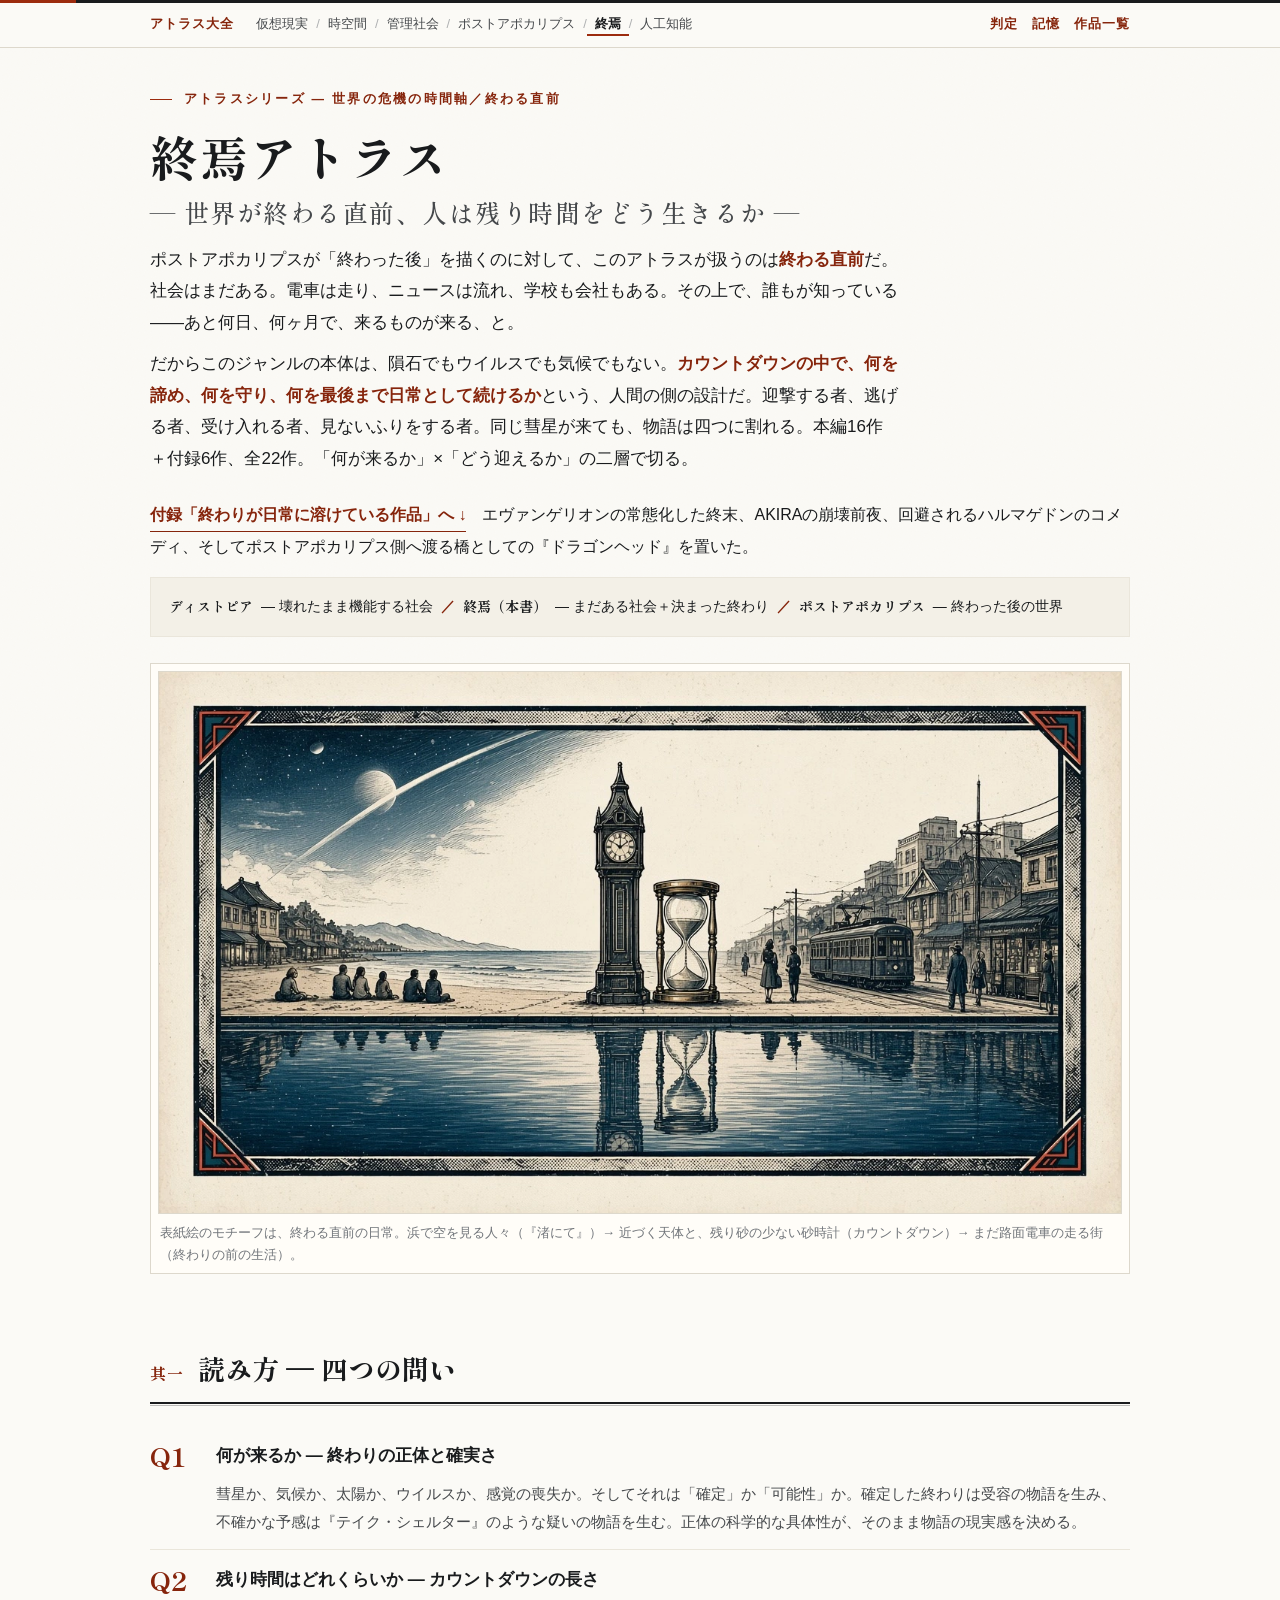
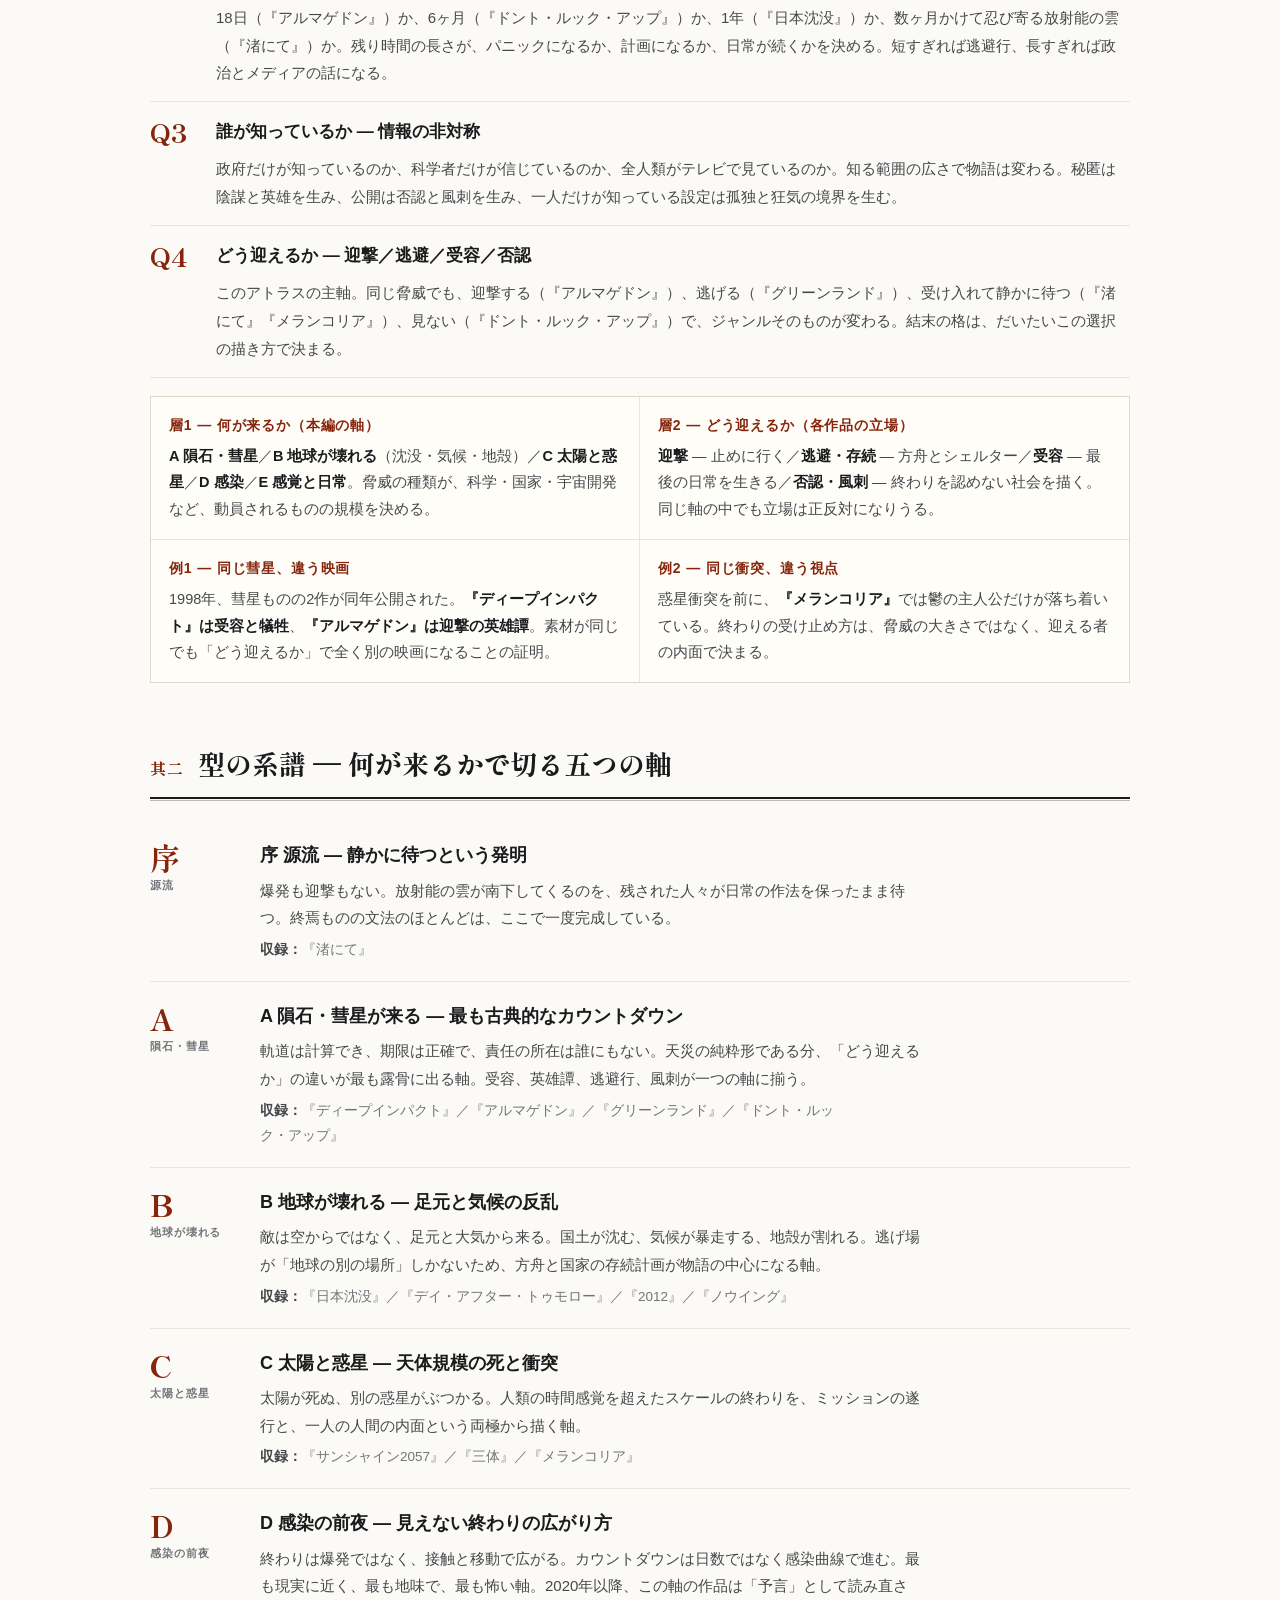
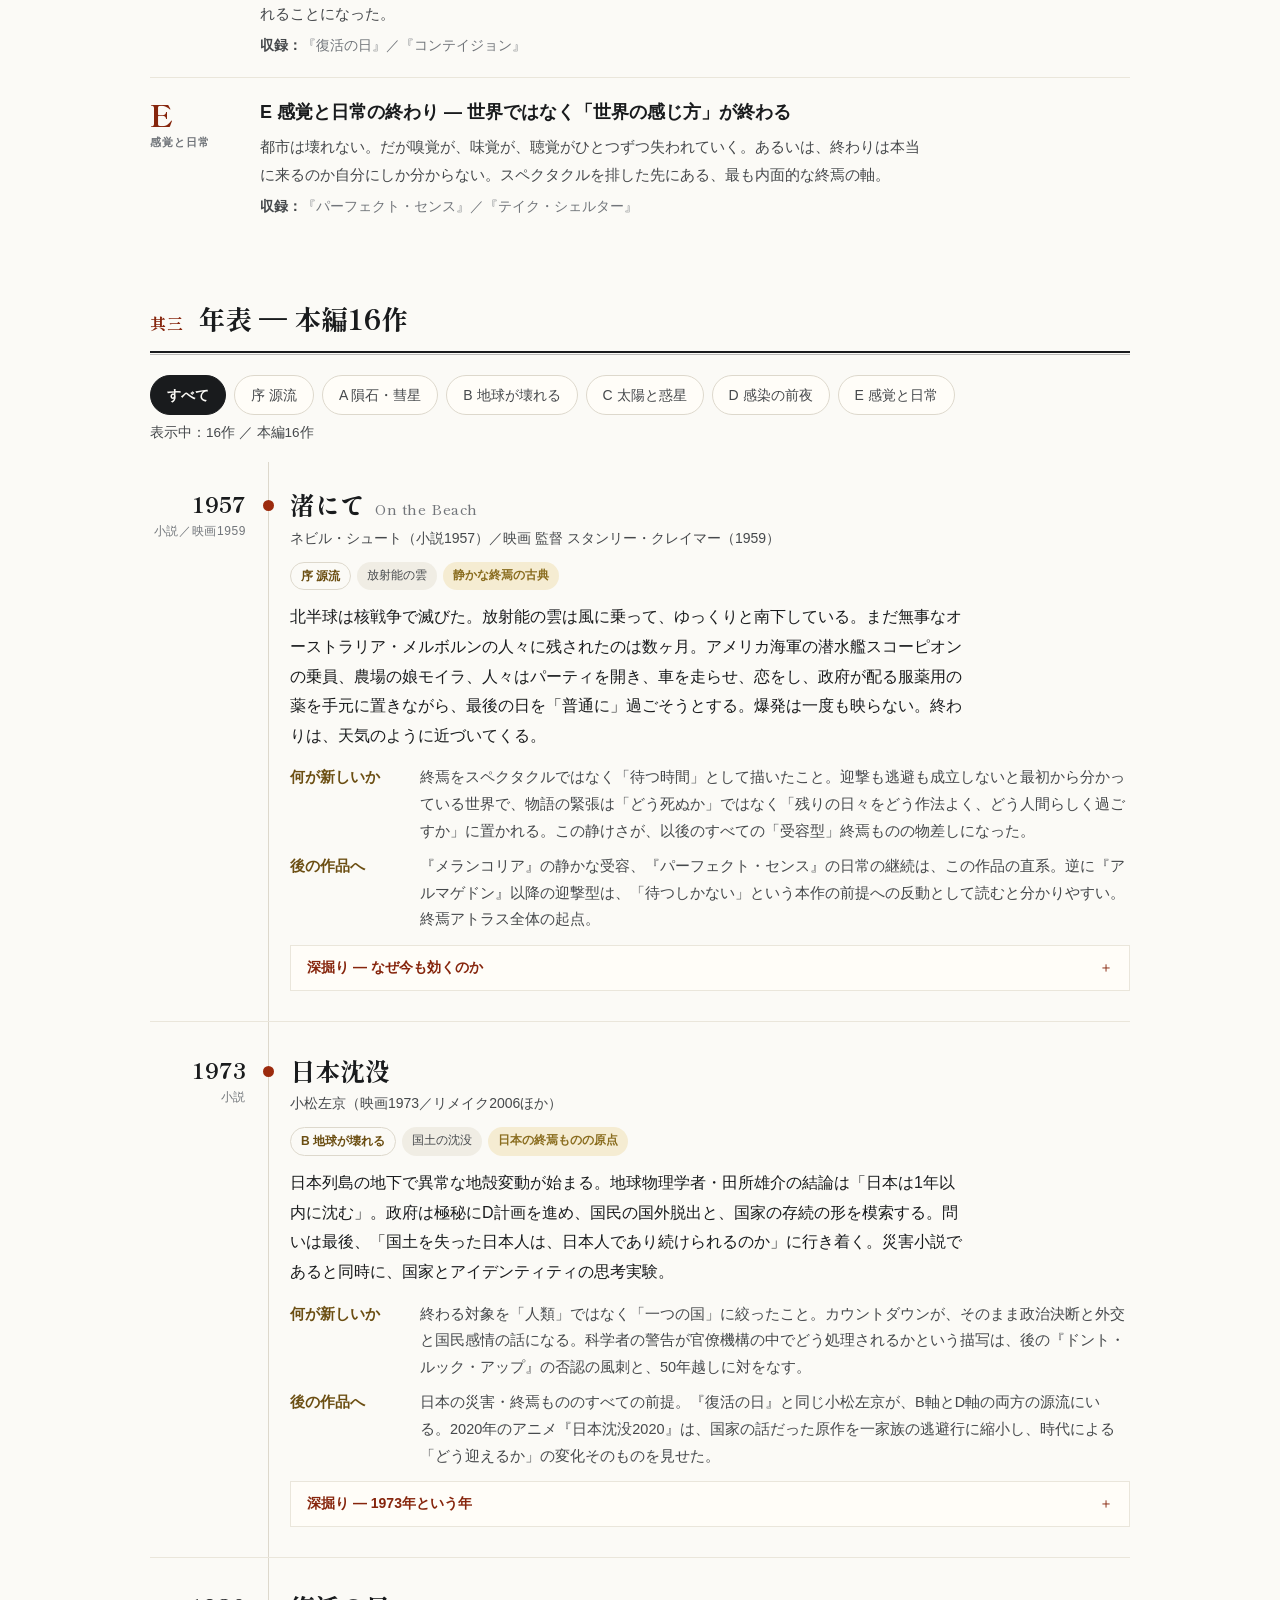
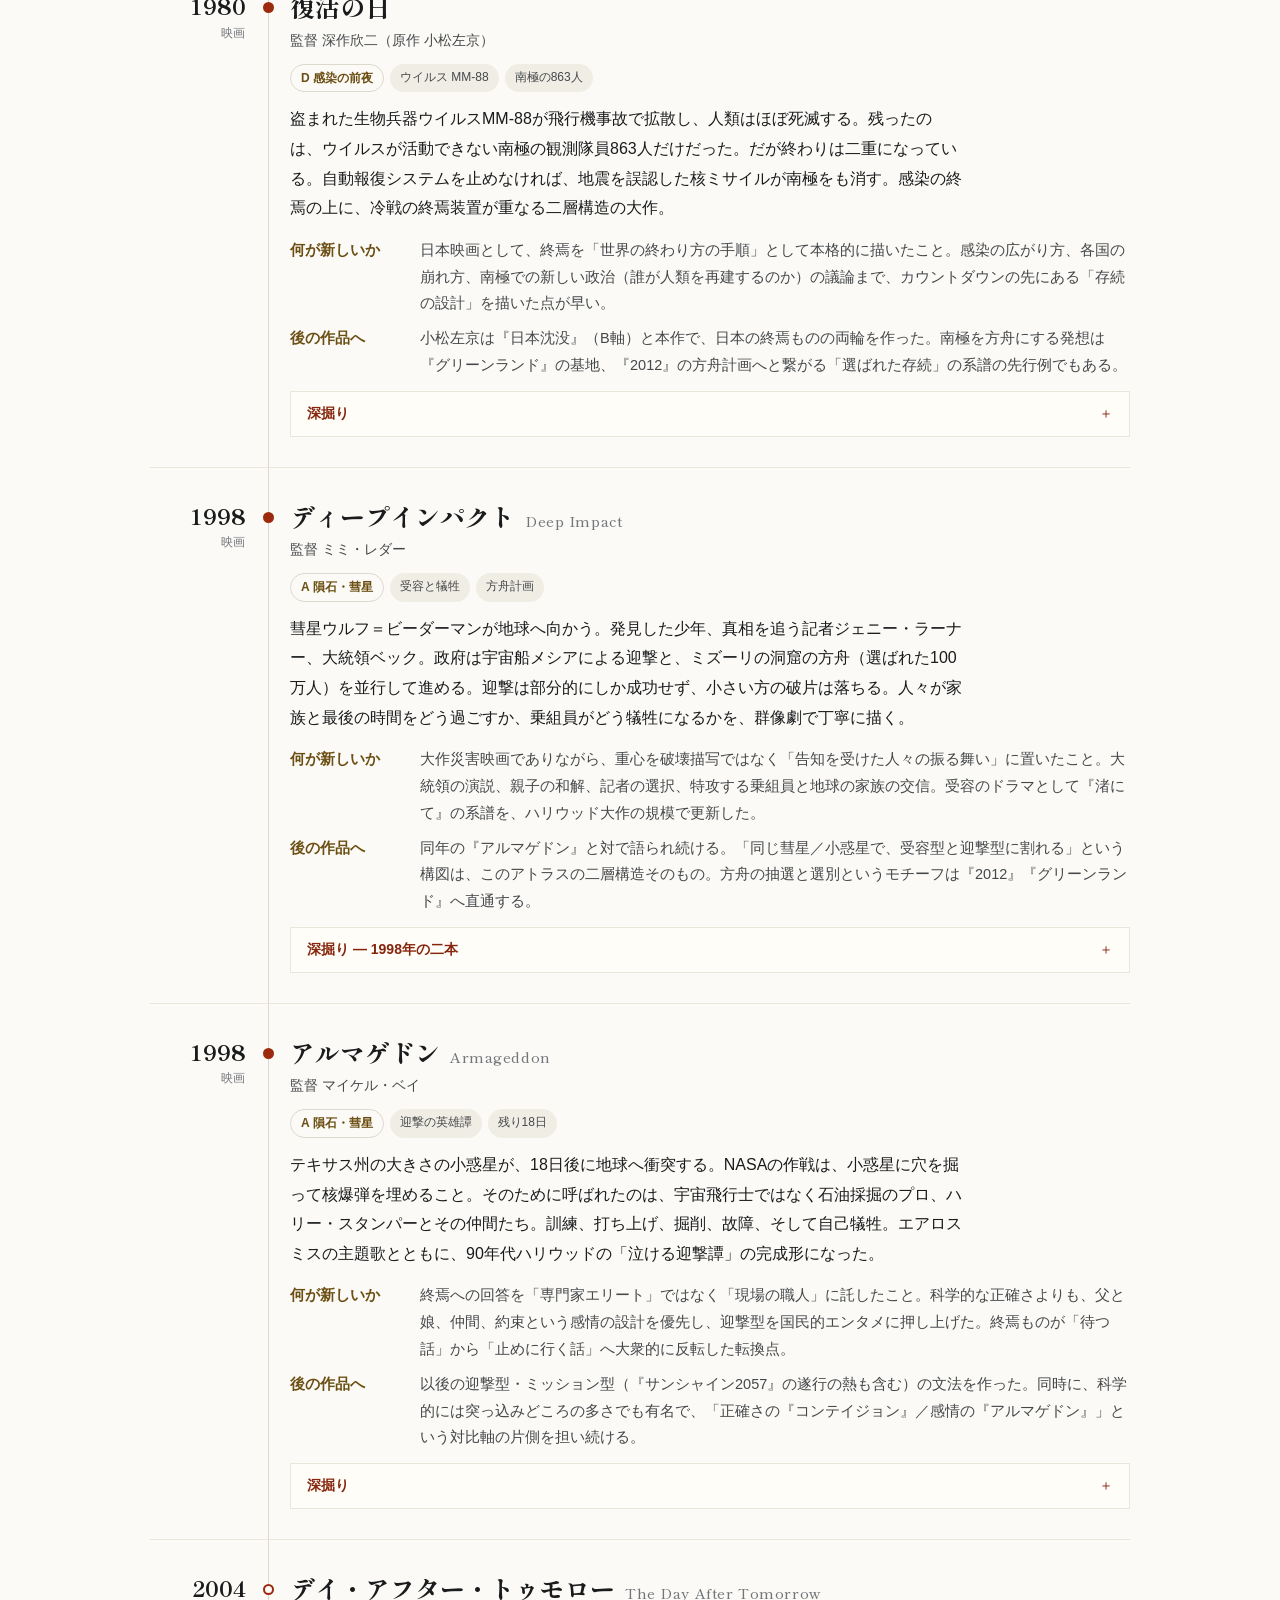
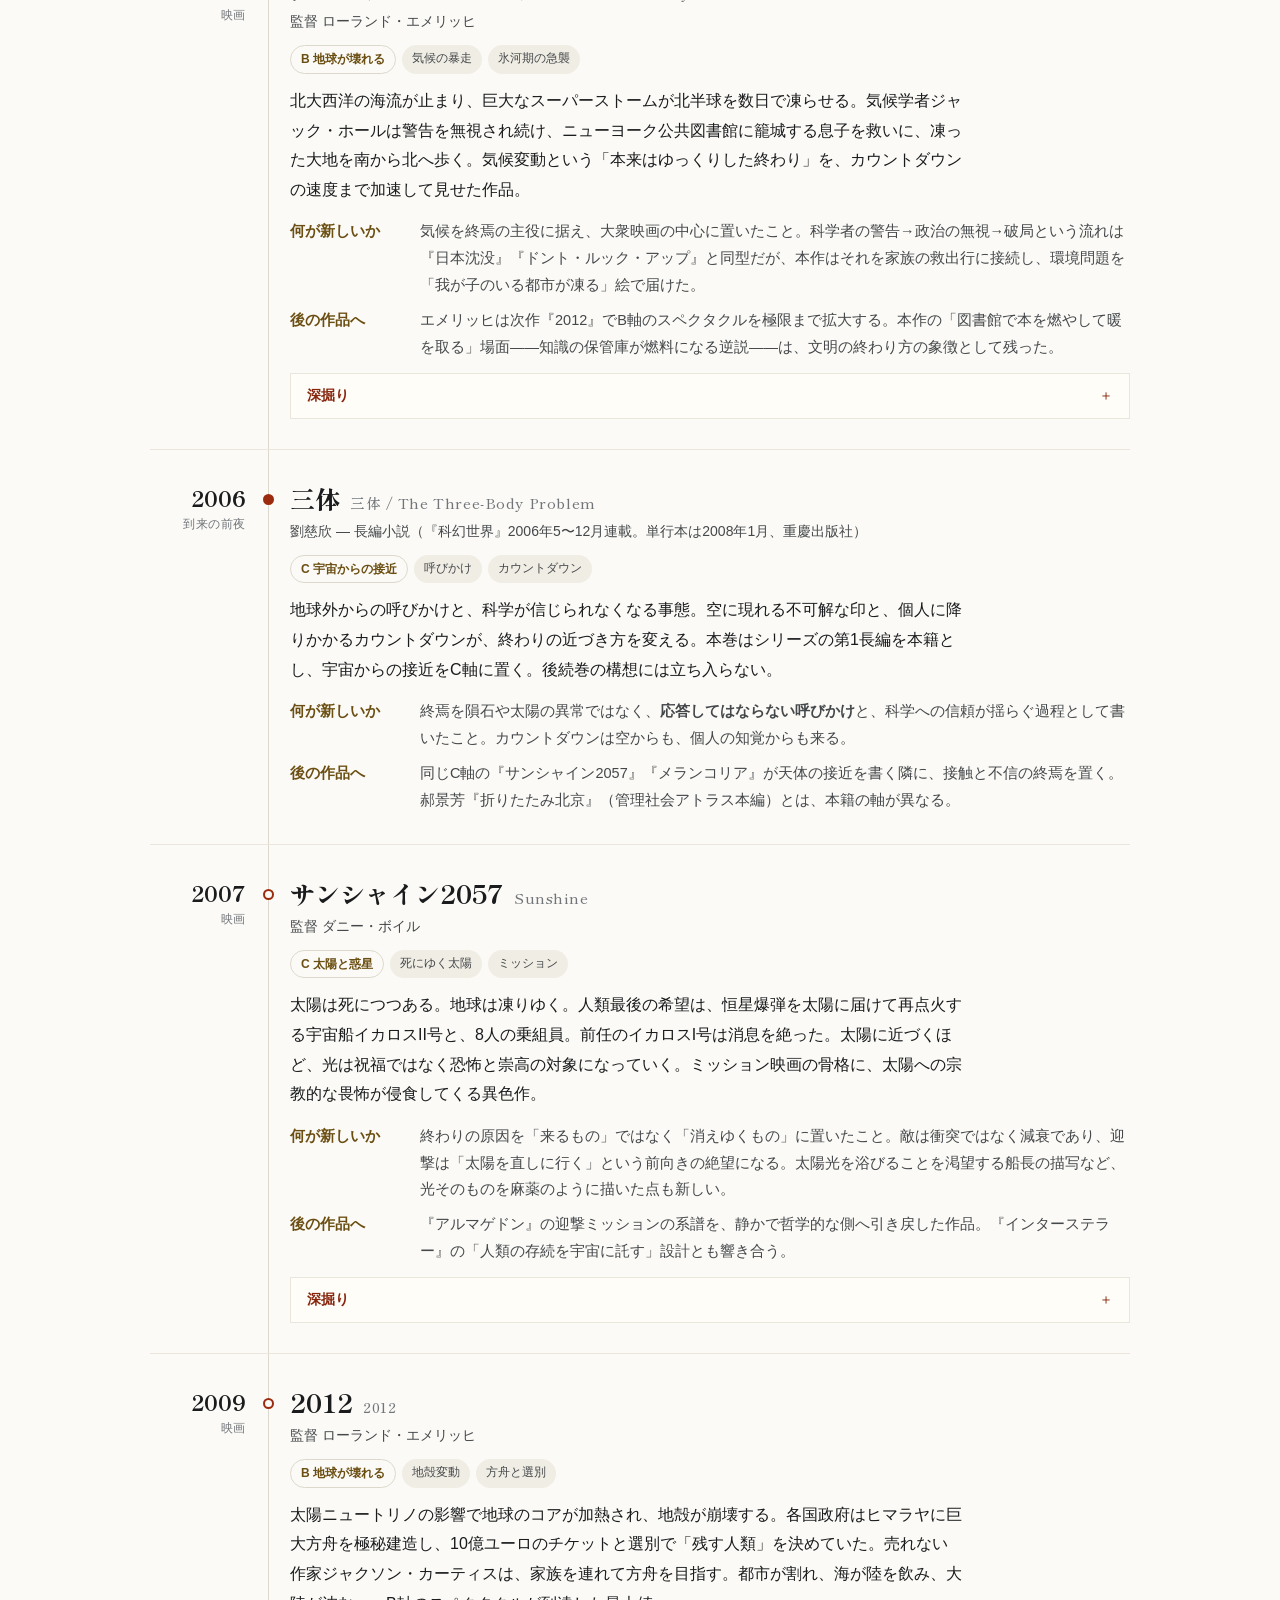
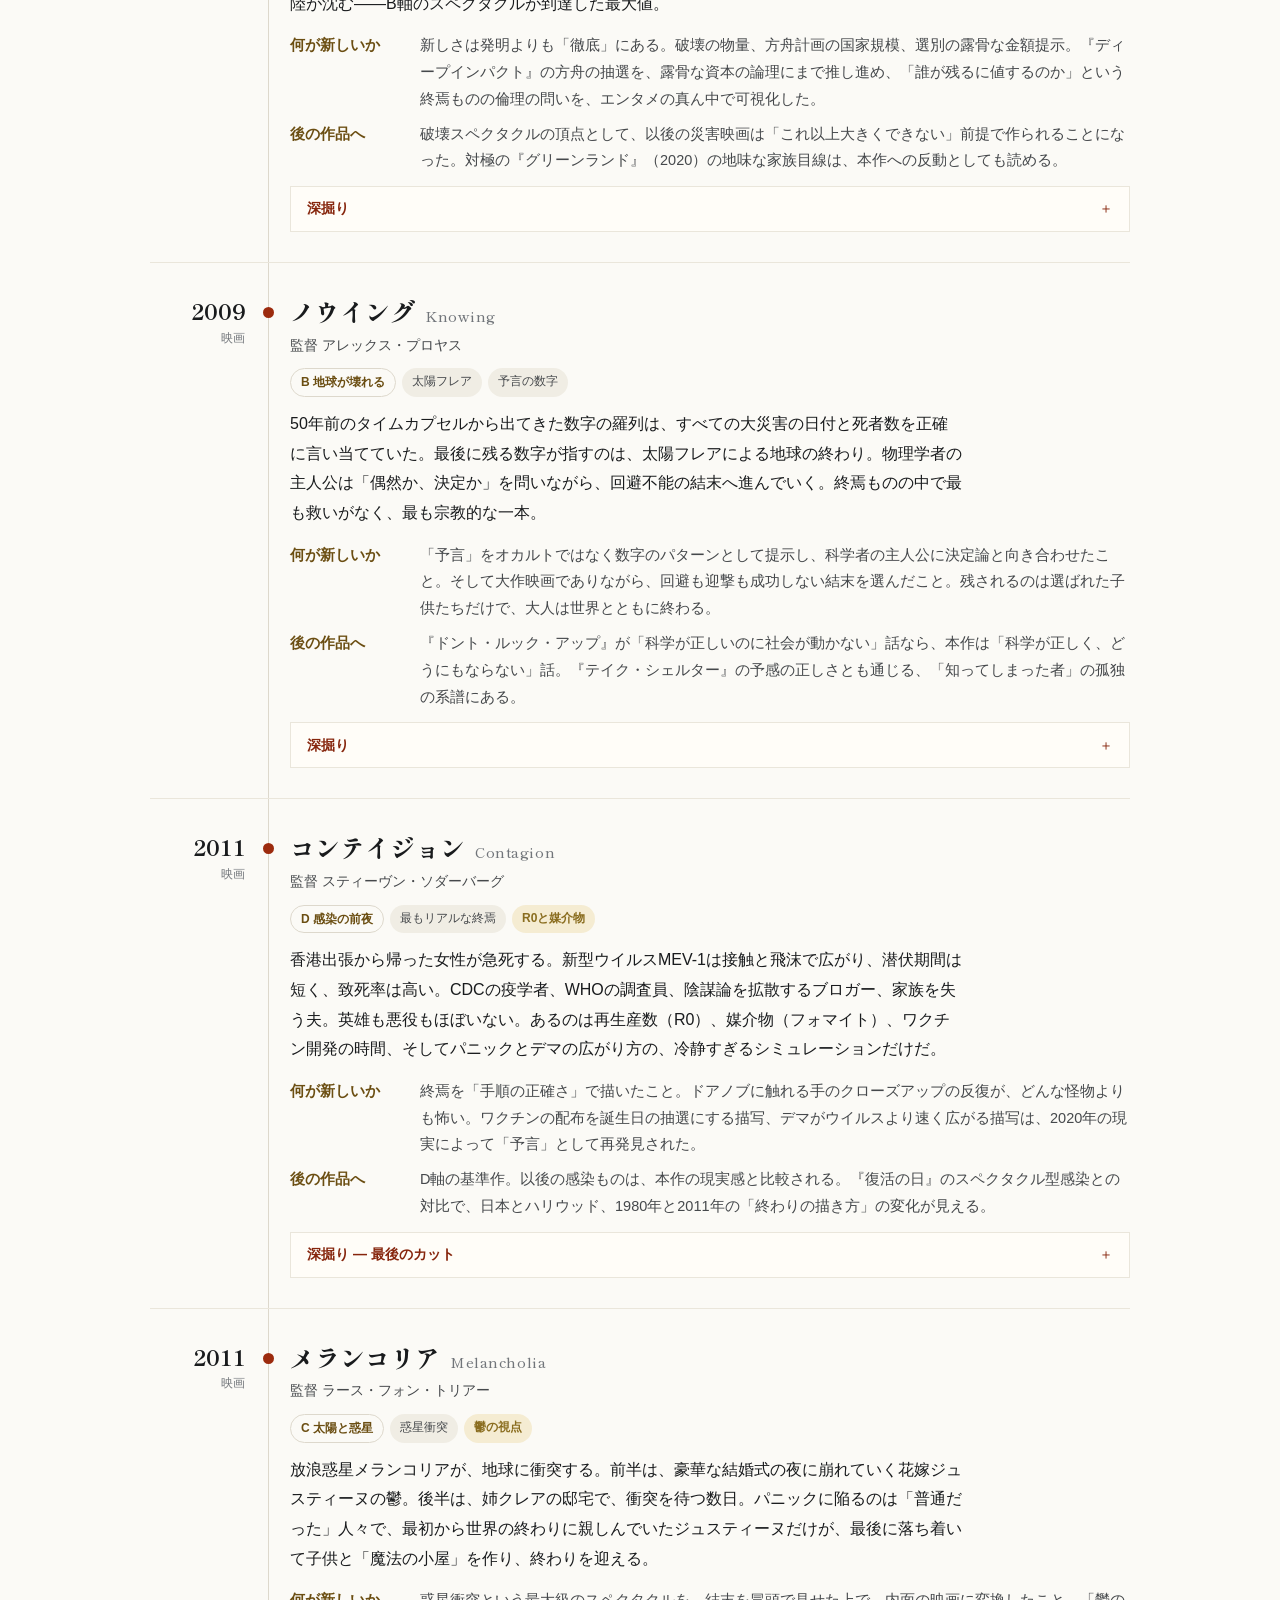
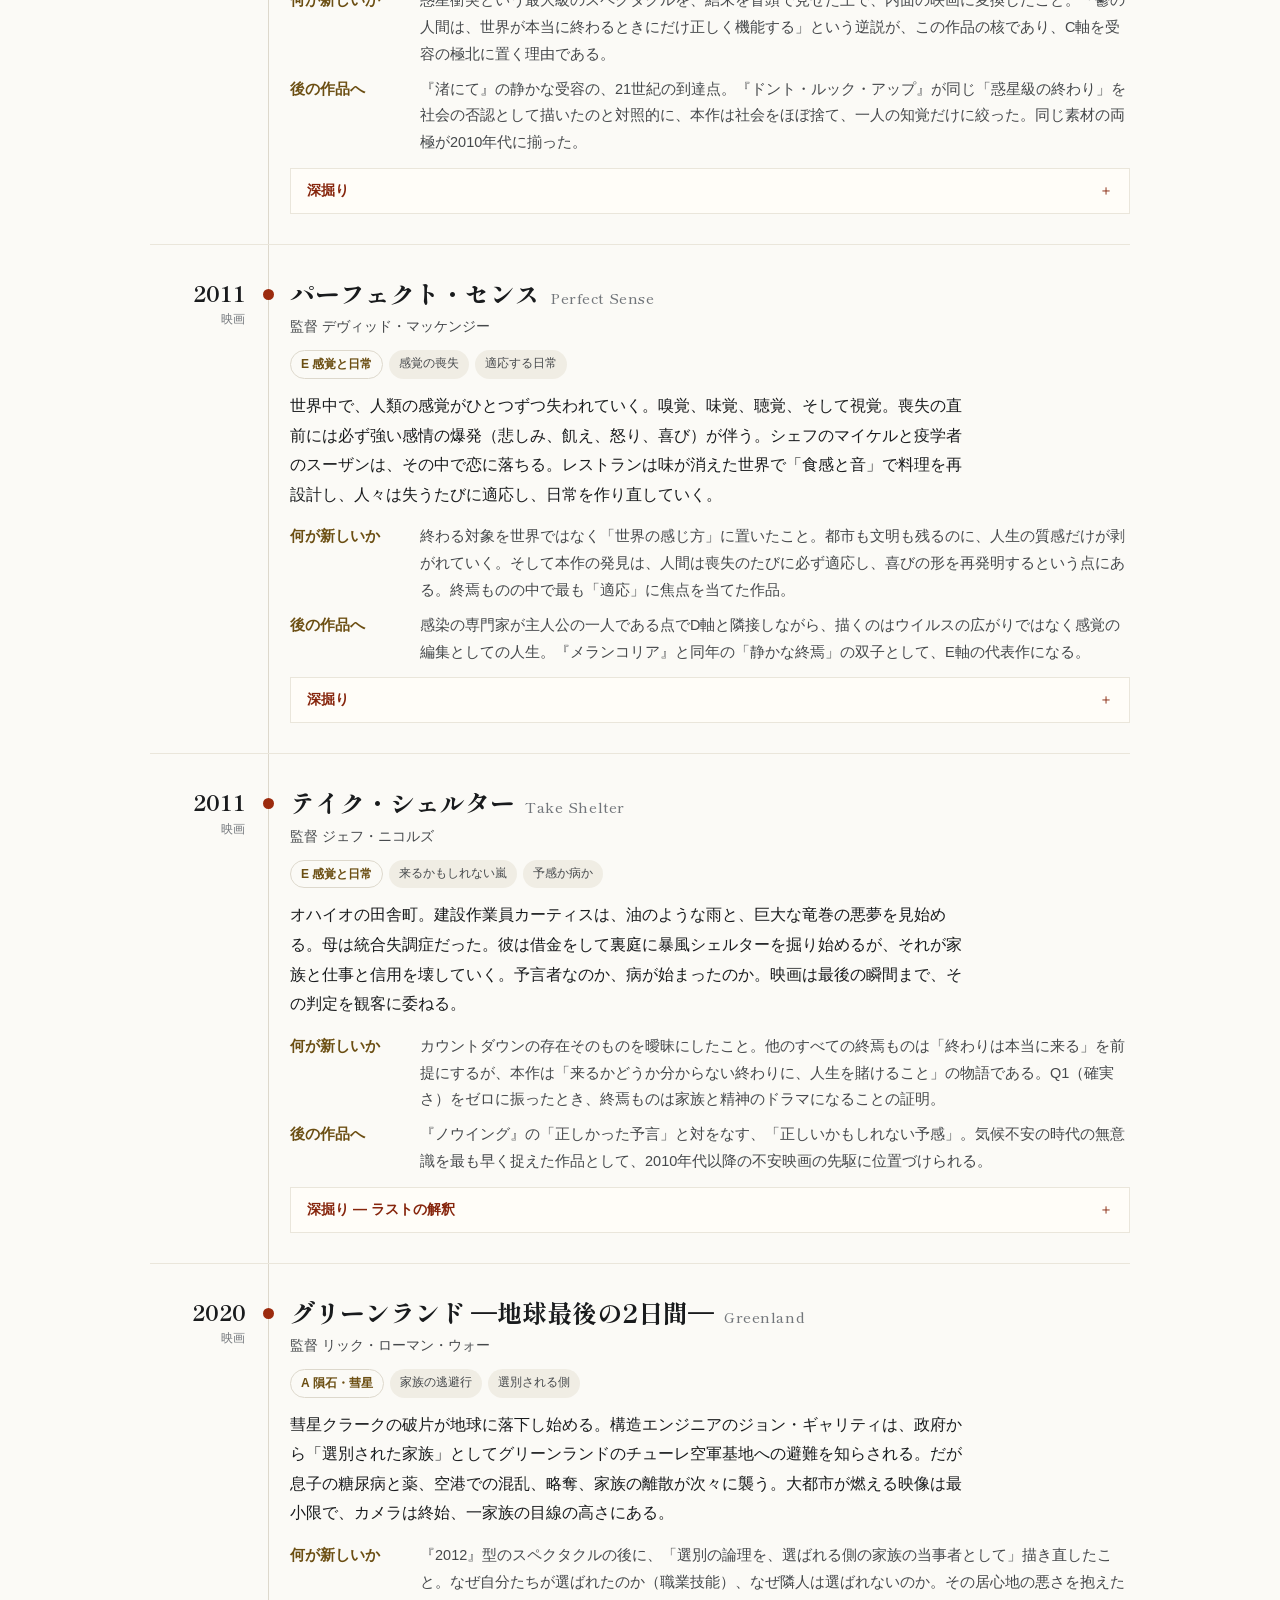
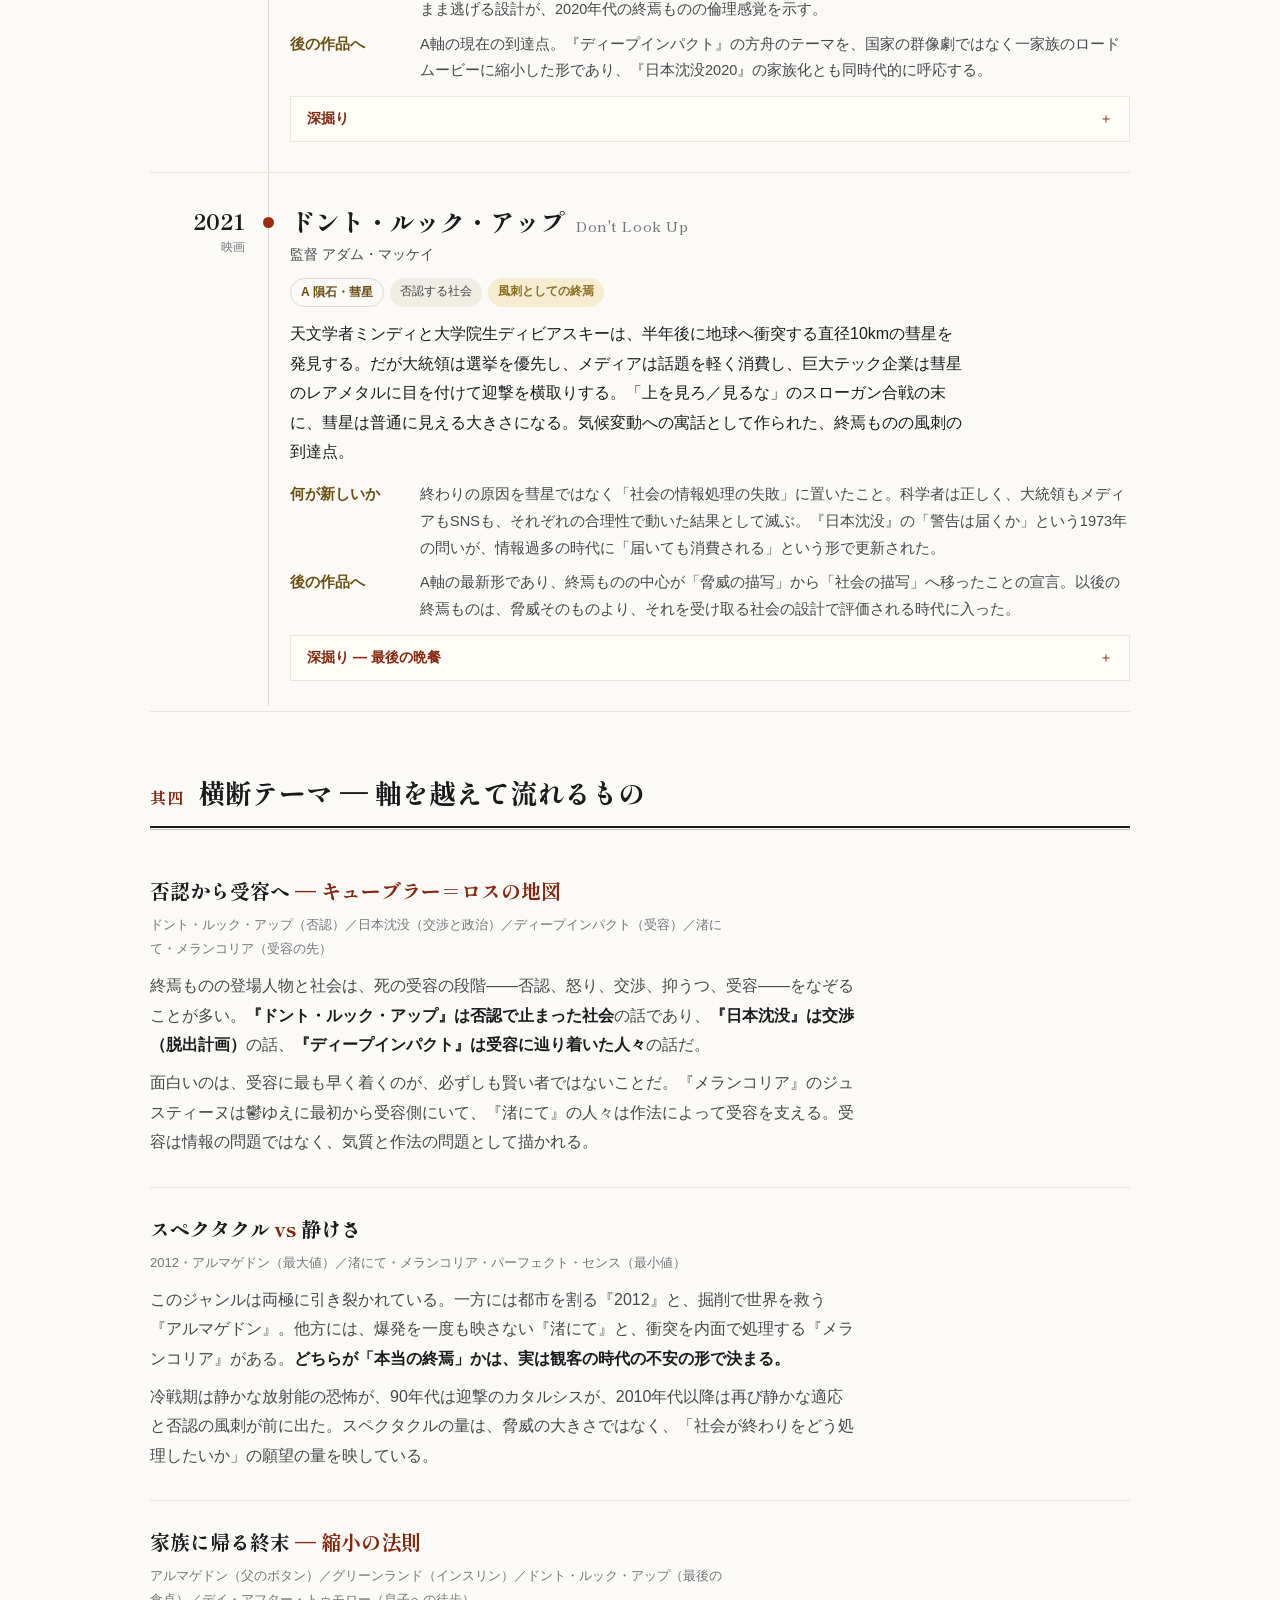
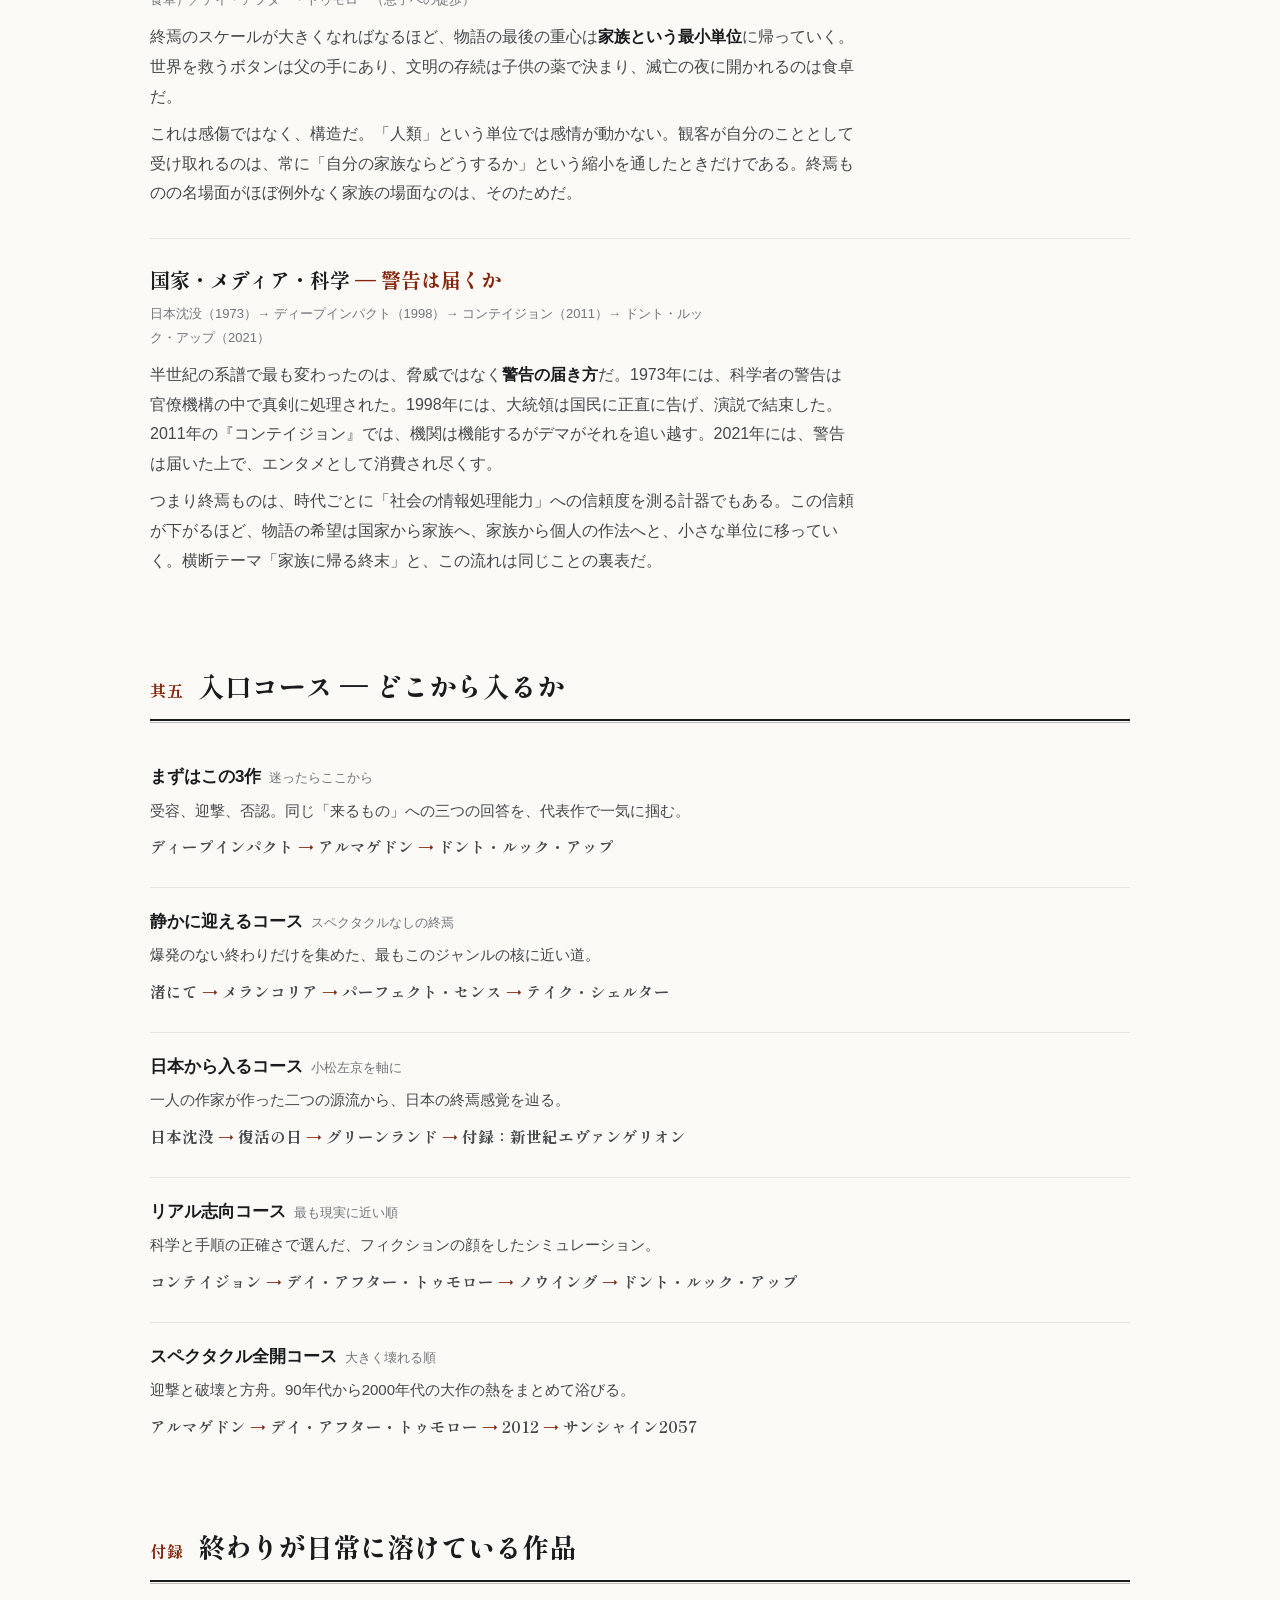
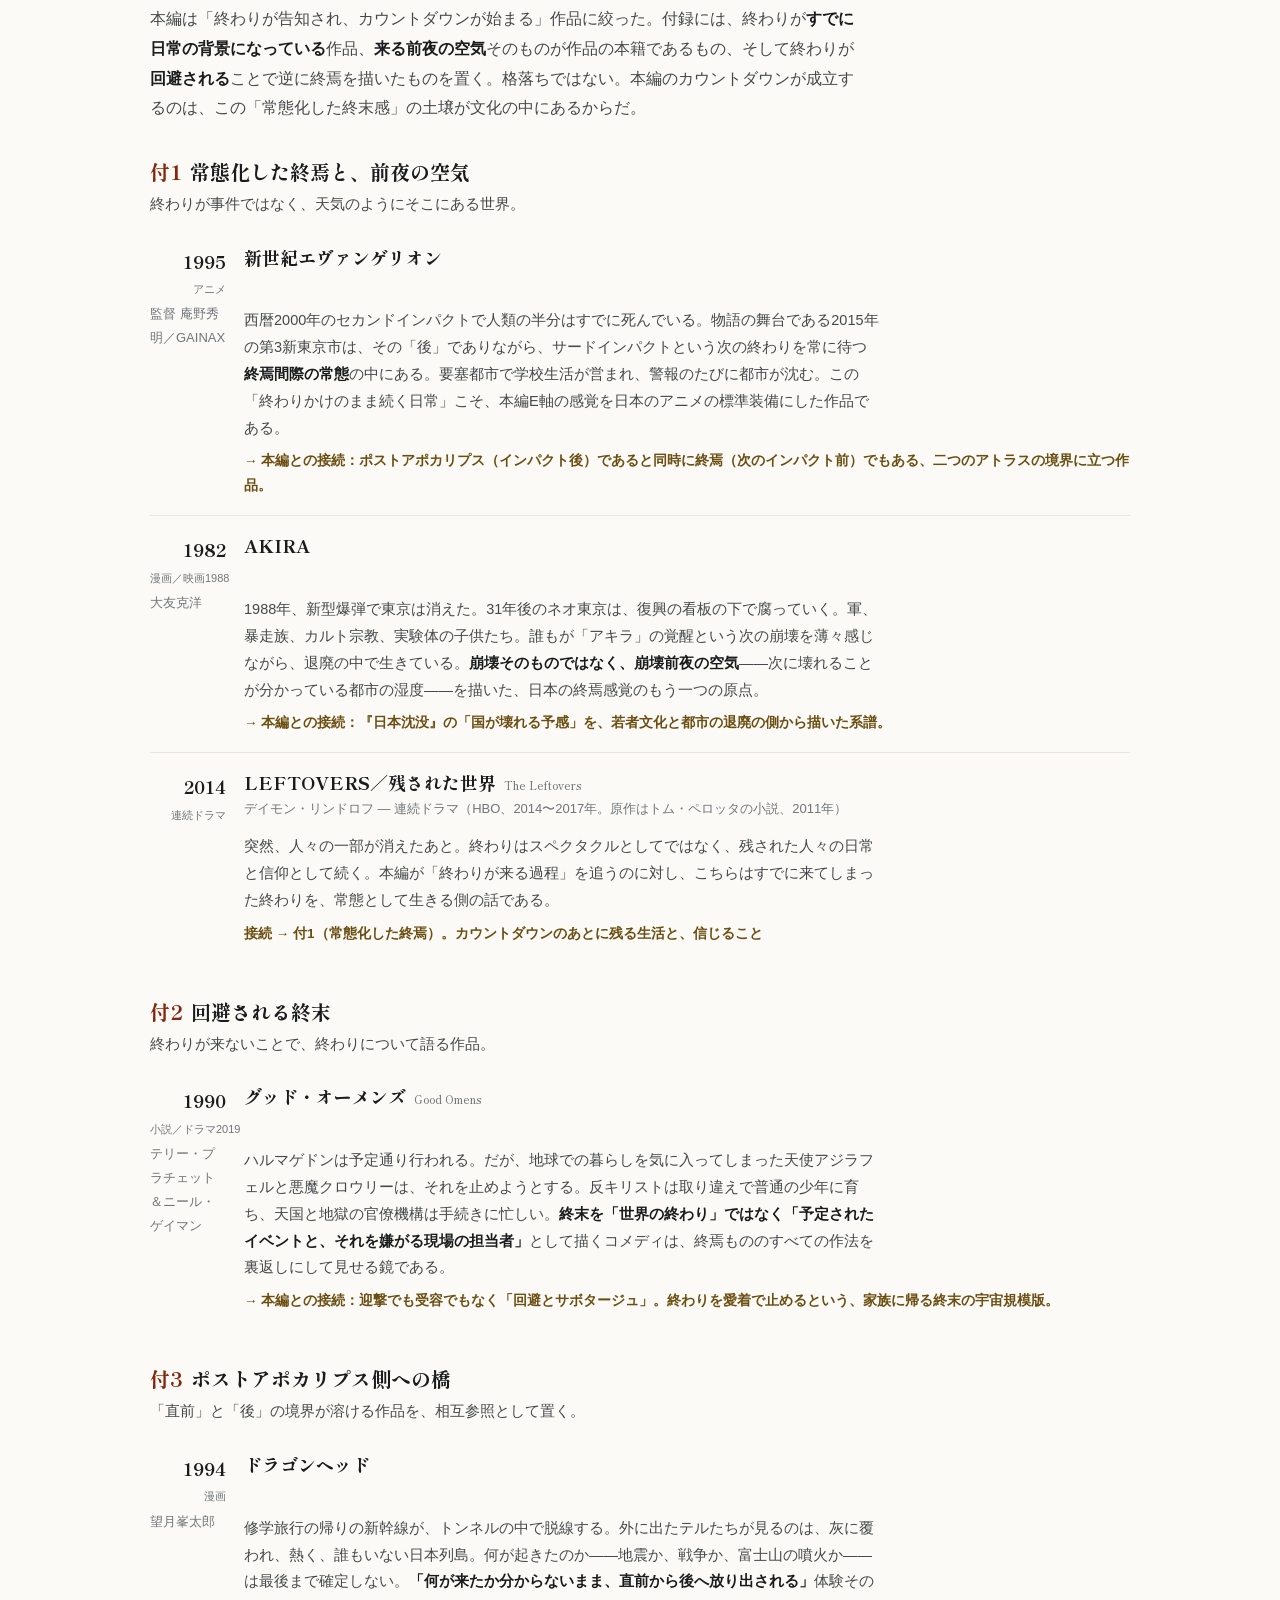
<file: end-of-the-world/index.html>
<!doctype html>
<html lang="ja">
  <head>
    <meta charset="utf-8" />
    <meta name="viewport" content="width=device-width, initial-scale=1, viewport-fit=cover" />
    <meta name="color-scheme" content="light dark" />
    <title>終焉アトラス ― 世界が終わる直前、人は何をするか</title>
    <link rel="preconnect" href="https://fonts.googleapis.com" />
    <link rel="preconnect" href="https://fonts.gstatic.com" crossorigin />
    <link href="https://fonts.googleapis.com/css2?family=Shippori+Mincho+B1:wght@500;700;800&family=Zen+Kaku+Gothic+New:wght@400;500;700&display=swap" rel="stylesheet" />
    <link rel="stylesheet" href="../assets/css/atlas.css" />
    <link rel="manifest" href="../manifest.webmanifest" />
    <meta name="theme-color" content="#fbfaf6" media="(prefers-color-scheme: light)" />
    <meta name="theme-color" content="#101315" media="(prefers-color-scheme: dark)" />
    <link rel="icon" type="image/svg+xml" href="../icon.svg" />
    <link rel="apple-touch-icon" href="../apple-touch-icon.png" />
    <meta name="mobile-web-app-capable" content="yes" />
    <meta name="apple-mobile-web-app-capable" content="yes" />
    <meta name="apple-mobile-web-app-title" content="アトラス大全" />
  </head>
  <body data-atlas="end-of-the-world">
    <nav class="series-nav" aria-label="アトラスシリーズ">
      <div class="inner">
        <a class="home" href="../">アトラス大全</a>
        <div class="vols"><a href="../virtual-reality/">仮想現実</a><span class="sep" aria-hidden="true">/</span><a href="../spacetime/">時空間</a><span class="sep" aria-hidden="true">/</span><a href="../management-society/">管理社会</a><span class="sep" aria-hidden="true">/</span><a href="../post-apocalypse/">ポストアポカリプス</a><span class="sep" aria-hidden="true">/</span><span class="here" aria-current="page">終焉</span><span class="sep" aria-hidden="true">/</span><a href="../ai/">人工知能</a></div>
        <a class="index-link" href="../judgment/">判定</a>
        <a class="index-link" href="../memory/">記憶</a>
        <a class="index-link" href="../works/">作品一覧</a>
      </div>
    </nav>
    <main class="wrap">

      <div class="intro">
        <p class="kicker">アトラスシリーズ ― 世界の危機の時間軸／終わる直前</p>
        <h1>終焉アトラス<span class="thin">― 世界が終わる直前、人は残り時間をどう生きるか ―</span></h1>
        <p class="lead">ポストアポカリプスが「終わった後」を描くのに対して、このアトラスが扱うのは<strong>終わる直前</strong>だ。社会はまだある。電車は走り、ニュースは流れ、学校も会社もある。その上で、誰もが知っている――あと何日、何ヶ月で、来るものが来る、と。</p>
        <p class="lead">だからこのジャンルの本体は、隕石でもウイルスでも気候でもない。<strong>カウントダウンの中で、何を諦め、何を守り、何を最後まで日常として続けるか</strong>という、人間の側の設計だ。迎撃する者、逃げる者、受け入れる者、見ないふりをする者。同じ彗星が来ても、物語は四つに割れる。本編16作＋付録6作、全22作。「何が来るか」×「どう迎えるか」の二層で切る。</p>
        <p><a class="toc-link" href="#appendix">付録「終わりが日常に溶けている作品」へ ↓</a>　エヴァンゲリオンの常態化した終末、AKIRAの崩壊前夜、回避されるハルマゲドンのコメディ、そしてポストアポカリプス側へ渡る橋としての『ドラゴンヘッド』を置いた。</p>
        <div class="flow" aria-label="このアトラスの位置づけ">
          <b>ディストピア</b> ― 壊れたまま機能する社会<span class="arr">／</span><b>終焉（本書）</b> ― まだある社会＋決まった終わり<span class="arr">／</span><b>ポストアポカリプス</b> ― 終わった後の世界
        </div>
        <figure class="hero">
          <img src="../assets/covers/end-of-the-world.webp" alt="浜で空を見る人々、近づく天体、時計塔と残り砂の少ない砂時計、まだ電車の走る夕暮れの街を、静かな水面に映した版画風イラスト" width="1280" height="720" />
          <figcaption>表紙絵のモチーフは、終わる直前の日常。浜で空を見る人々（『渚にて』）→ 近づく天体と、残り砂の少ない砂時計（カウントダウン）→ まだ路面電車の走る街（終わりの前の生活）。</figcaption>
        </figure>
      </div>

      <section class="block" id="how">
        <div class="block-head"><span class="no">其一</span><h2>読み方 ― 四つの問い</h2></div>
        <ol class="questions">
          <li><span class="qno">Q1</span><h3>何が来るか ― 終わりの正体と確実さ</h3><p>彗星か、気候か、太陽か、ウイルスか、感覚の喪失か。そしてそれは「確定」か「可能性」か。確定した終わりは受容の物語を生み、不確かな予感は『テイク・シェルター』のような疑いの物語を生む。正体の科学的な具体性が、そのまま物語の現実感を決める。</p></li>
          <li><span class="qno">Q2</span><h3>残り時間はどれくらいか ― カウントダウンの長さ</h3><p>18日（『アルマゲドン』）か、6ヶ月（『ドント・ルック・アップ』）か、1年（『日本沈没』）か、数ヶ月かけて忍び寄る放射能の雲（『渚にて』）か。残り時間の長さが、パニックになるか、計画になるか、日常が続くかを決める。短すぎれば逃避行、長すぎれば政治とメディアの話になる。</p></li>
          <li><span class="qno">Q3</span><h3>誰が知っているか ― 情報の非対称</h3><p>政府だけが知っているのか、科学者だけが信じているのか、全人類がテレビで見ているのか。知る範囲の広さで物語は変わる。秘匿は陰謀と英雄を生み、公開は否認と風刺を生み、一人だけが知っている設定は孤独と狂気の境界を生む。</p></li>
          <li><span class="qno">Q4</span><h3>どう迎えるか ― 迎撃／逃避／受容／否認</h3><p>このアトラスの主軸。同じ脅威でも、迎撃する（『アルマゲドン』）、逃げる（『グリーンランド』）、受け入れて静かに待つ（『渚にて』『メランコリア』）、見ない（『ドント・ルック・アップ』）で、ジャンルそのものが変わる。結末の格は、だいたいこの選択の描き方で決まる。</p></li>
        </ol>
        <div class="matrix" aria-label="何が来るかとどう迎えるかの二層構造">
          <div><h4>層1 ― 何が来るか（本編の軸）</h4><p><b>A 隕石・彗星</b>／<b>B 地球が壊れる</b>（沈没・気候・地殻）／<b>C 太陽と惑星</b>／<b>D 感染</b>／<b>E 感覚と日常</b>。脅威の種類が、科学・国家・宇宙開発など、動員されるものの規模を決める。</p></div>
          <div><h4>層2 ― どう迎えるか（各作品の立場）</h4><p><b>迎撃</b> ― 止めに行く／<b>逃避・存続</b> ― 方舟とシェルター／<b>受容</b> ― 最後の日常を生きる／<b>否認・風刺</b> ― 終わりを認めない社会を描く。同じ軸の中でも立場は正反対になりうる。</p></div>
          <div><h4>例1 ― 同じ彗星、違う映画</h4><p>1998年、彗星ものの2作が同年公開された。<b>『ディープインパクト』は受容と犠牲</b>、<b>『アルマゲドン』は迎撃の英雄譚</b>。素材が同じでも「どう迎えるか」で全く別の映画になることの証明。</p></div>
          <div><h4>例2 ― 同じ衝突、違う視点</h4><p>惑星衝突を前に、<b>『メランコリア』</b>では鬱の主人公だけが落ち着いている。終わりの受け止め方は、脅威の大きさではなく、迎える者の内面で決まる。</p></div>
        </div>
      </section>

      <section class="block" id="types">
        <div class="block-head"><span class="no">其二</span><h2>型の系譜 ― 何が来るかで切る五つの軸</h2></div>
        <div class="types">
          <div class="type-row"><div class="type-mark">序<small>源流</small></div><div><h3>序 源流 ― 静かに待つという発明</h3><p>爆発も迎撃もない。放射能の雲が南下してくるのを、残された人々が日常の作法を保ったまま待つ。終焉ものの文法のほとんどは、ここで一度完成している。</p><p class="works"><b>収録：</b>『渚にて』</p></div></div>
          <div class="type-row"><div class="type-mark">A<small>隕石・彗星</small></div><div><h3>A 隕石・彗星が来る ― 最も古典的なカウントダウン</h3><p>軌道は計算でき、期限は正確で、責任の所在は誰にもない。天災の純粋形である分、「どう迎えるか」の違いが最も露骨に出る軸。受容、英雄譚、逃避行、風刺が一つの軸に揃う。</p><p class="works"><b>収録：</b>『ディープインパクト』／『アルマゲドン』／『グリーンランド』／『ドント・ルック・アップ』</p></div></div>
          <div class="type-row"><div class="type-mark">B<small>地球が壊れる</small></div><div><h3>B 地球が壊れる ― 足元と気候の反乱</h3><p>敵は空からではなく、足元と大気から来る。国土が沈む、気候が暴走する、地殻が割れる。逃げ場が「地球の別の場所」しかないため、方舟と国家の存続計画が物語の中心になる軸。</p><p class="works"><b>収録：</b>『日本沈没』／『デイ・アフター・トゥモロー』／『2012』／『ノウイング』</p></div></div>
          <div class="type-row"><div class="type-mark">C<small>太陽と惑星</small></div><div><h3>C 太陽と惑星 ― 天体規模の死と衝突</h3><p>太陽が死ぬ、別の惑星がぶつかる。人類の時間感覚を超えたスケールの終わりを、ミッションの遂行と、一人の人間の内面という両極から描く軸。</p><p class="works"><b>収録：</b>『サンシャイン2057』／『三体』／『メランコリア』</p></div></div>
          <div class="type-row"><div class="type-mark">D<small>感染の前夜</small></div><div><h3>D 感染の前夜 ― 見えない終わりの広がり方</h3><p>終わりは爆発ではなく、接触と移動で広がる。カウントダウンは日数ではなく感染曲線で進む。最も現実に近く、最も地味で、最も怖い軸。2020年以降、この軸の作品は「予言」として読み直されることになった。</p><p class="works"><b>収録：</b>『復活の日』／『コンテイジョン』</p></div></div>
          <div class="type-row"><div class="type-mark">E<small>感覚と日常</small></div><div><h3>E 感覚と日常の終わり ― 世界ではなく「世界の感じ方」が終わる</h3><p>都市は壊れない。だが嗅覚が、味覚が、聴覚がひとつずつ失われていく。あるいは、終わりは本当に来るのか自分にしか分からない。スペクタクルを排した先にある、最も内面的な終焉の軸。</p><p class="works"><b>収録：</b>『パーフェクト・センス』／『テイク・シェルター』</p></div></div>
        </div>
      </section>

      <section class="block" id="timeline">
        <div class="block-head"><span class="no">其三</span><h2>年表 ― 本編16作</h2></div>
        <div class="filters" role="group" aria-label="軸で絞り込み">
          <button type="button" data-filter="all" aria-pressed="true">すべて</button>
          <button type="button" data-filter="pro" aria-pressed="false">序 源流</button>
          <button type="button" data-filter="a" aria-pressed="false">A 隕石・彗星</button>
          <button type="button" data-filter="b" aria-pressed="false">B 地球が壊れる</button>
          <button type="button" data-filter="c" aria-pressed="false">C 太陽と惑星</button>
          <button type="button" data-filter="d" aria-pressed="false">D 感染の前夜</button>
          <button type="button" data-filter="e" aria-pressed="false">E 感覚と日常</button>
        </div>
        <p class="count" id="count"></p>
        <div class="timeline" id="tl">

<article class="entry core" data-type="pro" id="work-on-the-beach">
  <div class="year">1957<small>小説／映画1959</small></div>
  <div><h3>渚にて<span class="orig">On the Beach</span></h3><p class="byline">ネビル・シュート（小説1957）／映画 監督 スタンリー・クレイマー（1959）</p>
  <ul class="tags"><li class="phase">序 源流</li><li>放射能の雲</li><li class="buy">静かな終焉の古典</li></ul>
  <p class="desc">北半球は核戦争で滅びた。放射能の雲は風に乗って、ゆっくりと南下している。まだ無事なオーストラリア・メルボルンの人々に残されたのは数ヶ月。アメリカ海軍の潜水艦スコーピオンの乗員、農場の娘モイラ、人々はパーティを開き、車を走らせ、恋をし、政府が配る服薬用の薬を手元に置きながら、最後の日を「普通に」過ごそうとする。爆発は一度も映らない。終わりは、天気のように近づいてくる。</p>
  <dl class="points"><div><dt>何が新しいか</dt><dd>終焉をスペクタクルではなく「待つ時間」として描いたこと。迎撃も逃避も成立しないと最初から分かっている世界で、物語の緊張は「どう死ぬか」ではなく「残りの日々をどう作法よく、どう人間らしく過ごすか」に置かれる。この静けさが、以後のすべての「受容型」終焉ものの物差しになった。</dd></div>
  <div><dt>後の作品へ</dt><dd>『メランコリア』の静かな受容、『パーフェクト・センス』の日常の継続は、この作品の直系。逆に『アルマゲドン』以降の迎撃型は、「待つしかない」という本作の前提への反動として読むと分かりやすい。終焉アトラス全体の起点。</dd></div></dl>
  <details class="deep"><summary>深掘り ― なぜ今も効くのか</summary><div class="body"><p>本作の残酷さは、誰も悪くないことにある。雲は誰のせいでもなく近づき、登場人物は最後まで礼儀正しい。グランプリレースに興じる男、来年用のワインを買い込む男、植えた庭の成長を見られないと知りながら種を蒔く人々。「意味がないと分かっている行為を、最後まで丁寧に続ける」姿が、終焉ものの最も古く、最も強い感情の設計である。ラストの無人の街に翻る救世軍の旗――「まだ時間はある、兄弟」という文句の空虚さと切実さが、このジャンルの原点の風景だ。</p></div></details></div>
</article>

<article class="entry core" data-type="b" id="work-w-c82407cf">
  <div class="year">1973<small>小説</small></div>
  <div><h3>日本沈没</h3><p class="byline">小松左京（映画1973／リメイク2006ほか）</p>
  <ul class="tags"><li class="phase">B 地球が壊れる</li><li>国土の沈没</li><li class="buy">日本の終焉ものの原点</li></ul>
  <p class="desc">日本列島の地下で異常な地殻変動が始まる。地球物理学者・田所雄介の結論は「日本は1年以内に沈む」。政府は極秘にD計画を進め、国民の国外脱出と、国家の存続の形を模索する。問いは最後、「国土を失った日本人は、日本人であり続けられるのか」に行き着く。災害小説であると同時に、国家とアイデンティティの思考実験。</p>
  <dl class="points"><div><dt>何が新しいか</dt><dd>終わる対象を「人類」ではなく「一つの国」に絞ったこと。カウントダウンが、そのまま政治決断と外交と国民感情の話になる。科学者の警告が官僚機構の中でどう処理されるかという描写は、後の『ドント・ルック・アップ』の否認の風刺と、50年越しに対をなす。</dd></div>
  <div><dt>後の作品へ</dt><dd>日本の災害・終焉もののすべての前提。『復活の日』と同じ小松左京が、B軸とD軸の両方の源流にいる。2020年のアニメ『日本沈没2020』は、国家の話だった原作を一家族の逃避行に縮小し、時代による「どう迎えるか」の変化そのものを見せた。</dd></div></dl>
  <details class="deep"><summary>深掘り ― 1973年という年</summary><div class="body"><p>刊行はオイルショックの年。高度成長の頂点で「国が沈む」という物語がベストセラーになったこと自体が、時代の無意識を示している。本作の終焉は天災の顔をしているが、実質は「繁栄の前提（国土・資源・安定）が消えたら何が残るか」という問いであり、その問いの立て方が後の日本SFの財産になった。</p></div></details></div>
</article>

<article class="entry core" data-type="d" id="work-w-0a6b1bbf">
  <div class="year">1980<small>映画</small></div>
  <div><h3>復活の日</h3><p class="byline">監督 深作欣二（原作 小松左京）</p>
  <ul class="tags"><li class="phase">D 感染の前夜</li><li>ウイルス MM-88</li><li>南極の863人</li></ul>
  <p class="desc">盗まれた生物兵器ウイルスMM-88が飛行機事故で拡散し、人類はほぼ死滅する。残ったのは、ウイルスが活動できない南極の観測隊員863人だけだった。だが終わりは二重になっている。自動報復システムを止めなければ、地震を誤認した核ミサイルが南極をも消す。感染の終焉の上に、冷戦の終焉装置が重なる二層構造の大作。</p>
  <dl class="points"><div><dt>何が新しいか</dt><dd>日本映画として、終焉を「世界の終わり方の手順」として本格的に描いたこと。感染の広がり方、各国の崩れ方、南極での新しい政治（誰が人類を再建するのか）の議論まで、カウントダウンの先にある「存続の設計」を描いた点が早い。</dd></div>
  <div><dt>後の作品へ</dt><dd>小松左京は『日本沈没』（B軸）と本作で、日本の終焉ものの両輪を作った。南極を方舟にする発想は『グリーンランド』の基地、『2012』の方舟計画へと繋がる「選ばれた存続」の系譜の先行例でもある。</dd></div></dl>
  <details class="deep"><summary>深掘り</summary><div class="body"><p>タイトルの「復活」は、滅びの先の再建を指す。だが映画が最も力を入れるのは滅びの過程の国際性で、イタリア、ソ連、アメリカ、日本を跨ぐ群像劇として終焉を描いた。当時の日本映画最大級のスケールであり、「終焉は一国の話ではない」ことを最初から示していた。</p></div></details></div>
</article>

<article class="entry core" data-type="a" id="work-deep-impact">
  <div class="year">1998<small>映画</small></div>
  <div><h3>ディープインパクト<span class="orig">Deep Impact</span></h3><p class="byline">監督 ミミ・レダー</p>
  <ul class="tags"><li class="phase">A 隕石・彗星</li><li>受容と犠牲</li><li>方舟計画</li></ul>
  <p class="desc">彗星ウルフ＝ビーダーマンが地球へ向かう。発見した少年、真相を追う記者ジェニー・ラーナー、大統領ベック。政府は宇宙船メシアによる迎撃と、ミズーリの洞窟の方舟（選ばれた100万人）を並行して進める。迎撃は部分的にしか成功せず、小さい方の破片は落ちる。人々が家族と最後の時間をどう過ごすか、乗組員がどう犠牲になるかを、群像劇で丁寧に描く。</p>
  <dl class="points"><div><dt>何が新しいか</dt><dd>大作災害映画でありながら、重心を破壊描写ではなく「告知を受けた人々の振る舞い」に置いたこと。大統領の演説、親子の和解、記者の選択、特攻する乗組員と地球の家族の交信。受容のドラマとして『渚にて』の系譜を、ハリウッド大作の規模で更新した。</dd></div>
  <div><dt>後の作品へ</dt><dd>同年の『アルマゲドン』と対で語られ続ける。「同じ彗星／小惑星で、受容型と迎撃型に割れる」という構図は、このアトラスの二層構造そのもの。方舟の抽選と選別というモチーフは『2012』『グリーンランド』へ直通する。</dd></div></dl>
  <details class="deep"><summary>深掘り ― 1998年の二本</summary><div class="body"><p>公開は『アルマゲドン』の約2ヶ月前。興行的には迎撃型が勝ったが、批評的な評価と「最後に残る場面」の多さでは本作が勝ると言われることが多い。メシアの乗組員が家族に別れを告げる交信の場面は、技術の話ではなく、距離と時間差の中で人はどう別れるかという、『ほしのこえ』や『インターステラー』にも通じる通信の切なさの先行例である。</p></div></details></div>
</article>

<article class="entry core" data-type="a" id="work-armageddon">
  <div class="year">1998<small>映画</small></div>
  <div><h3>アルマゲドン<span class="orig">Armageddon</span></h3><p class="byline">監督 マイケル・ベイ</p>
  <ul class="tags"><li class="phase">A 隕石・彗星</li><li>迎撃の英雄譚</li><li>残り18日</li></ul>
  <p class="desc">テキサス州の大きさの小惑星が、18日後に地球へ衝突する。NASAの作戦は、小惑星に穴を掘って核爆弾を埋めること。そのために呼ばれたのは、宇宙飛行士ではなく石油採掘のプロ、ハリー・スタンパーとその仲間たち。訓練、打ち上げ、掘削、故障、そして自己犠牲。エアロスミスの主題歌とともに、90年代ハリウッドの「泣ける迎撃譚」の完成形になった。</p>
  <dl class="points"><div><dt>何が新しいか</dt><dd>終焉への回答を「専門家エリート」ではなく「現場の職人」に託したこと。科学的な正確さよりも、父と娘、仲間、約束という感情の設計を優先し、迎撃型を国民的エンタメに押し上げた。終焉ものが「待つ話」から「止めに行く話」へ大衆的に反転した転換点。</dd></div>
  <div><dt>後の作品へ</dt><dd>以後の迎撃型・ミッション型（『サンシャイン2057』の遂行の熱も含む）の文法を作った。同時に、科学的には突っ込みどころの多さでも有名で、「正確さの『コンテイジョン』／感情の『アルマゲドン』」という対比軸の片側を担い続ける。</dd></div></dl>
  <details class="deep"><summary>深掘り</summary><div class="body"><p>ハリーの犠牲は、娘の恋人であるA・Jを生かすためのものでもある。世界を救う行為と、父親としての最後の仕事が一つのボタンに重なる。この「世界規模の救済を、家族の物語に落とし込む」縮小の技術こそ、マイケル・ベイ作品の本質であり、終焉ものの大衆化の鍵だった。</p></div></details></div>
</article>

<article class="entry" data-type="b" id="work-the-day-after-tomorrow">
  <div class="year">2004<small>映画</small></div>
  <div><h3>デイ・アフター・トゥモロー<span class="orig">The Day After Tomorrow</span></h3><p class="byline">監督 ローランド・エメリッヒ</p>
  <ul class="tags"><li class="phase">B 地球が壊れる</li><li>気候の暴走</li><li>氷河期の急襲</li></ul>
  <p class="desc">北大西洋の海流が止まり、巨大なスーパーストームが北半球を数日で凍らせる。気候学者ジャック・ホールは警告を無視され続け、ニューヨーク公共図書館に籠城する息子を救いに、凍った大地を南から北へ歩く。気候変動という「本来はゆっくりした終わり」を、カウントダウンの速度まで加速して見せた作品。</p>
  <dl class="points"><div><dt>何が新しいか</dt><dd>気候を終焉の主役に据え、大衆映画の中心に置いたこと。科学者の警告→政治の無視→破局という流れは『日本沈没』『ドント・ルック・アップ』と同型だが、本作はそれを家族の救出行に接続し、環境問題を「我が子のいる都市が凍る」絵で届けた。</dd></div>
  <div><dt>後の作品へ</dt><dd>エメリッヒは次作『2012』でB軸のスペクタクルを極限まで拡大する。本作の「図書館で本を燃やして暖を取る」場面――知識の保管庫が燃料になる逆説――は、文明の終わり方の象徴として残った。</dd></div></dl>
  <details class="deep"><summary>深掘り</summary><div class="body"><p>アメリカ人が難民としてメキシコへ南下し、国境が逆転する描写は、当時としては意図的な皮肉だった。気候の終焉は、被害の分布を反転させる。誰が「逃げる側」で誰が「受け入れる側」かは、永遠に固定ではないという示唆が、B軸の政治性の核にある。</p></div></details></div>
</article>

          <article class="entry core" data-type="c" id="work-three-body">
            <div class="year">2006<small>到来の前夜</small></div>
            <div>
              <h3>三体<span class="orig">三体 / The Three-Body Problem</span></h3>
              <p class="byline">劉慈欣 ― 長編小説（『科幻世界』2006年5〜12月連載。単行本は2008年1月、重慶出版社）</p>
              <ul class="tags"><li class="phase">C 宇宙からの接近</li><li>呼びかけ</li><li>カウントダウン</li></ul>
              <p class="desc">地球外からの呼びかけと、科学が信じられなくなる事態。空に現れる不可解な印と、個人に降りかかるカウントダウンが、終わりの近づき方を変える。本巻はシリーズの第1長編を本籍とし、宇宙からの接近をC軸に置く。後続巻の構想には立ち入らない。</p>
              <dl class="points">
                <div><dt>何が新しいか</dt><dd>終焉を隕石や太陽の異常ではなく、<strong>応答してはならない呼びかけ</strong>と、科学への信頼が揺らぐ過程として書いたこと。カウントダウンは空からも、個人の知覚からも来る。</dd></div>
                <div><dt>後の作品へ</dt><dd>同じC軸の『サンシャイン2057』『メランコリア』が天体の接近を書く隣に、接触と不信の終焉を置く。郝景芳『折りたたみ北京』（管理社会アトラス本編）とは、本籍の軸が異なる。</dd></div>
              </dl>
            </div>
          </article>

<article class="entry" data-type="c" id="work-sunshine">
  <div class="year">2007<small>映画</small></div>
  <div><h3>サンシャイン2057<span class="orig">Sunshine</span></h3><p class="byline">監督 ダニー・ボイル</p>
  <ul class="tags"><li class="phase">C 太陽と惑星</li><li>死にゆく太陽</li><li>ミッション</li></ul>
  <p class="desc">太陽は死につつある。地球は凍りゆく。人類最後の希望は、恒星爆弾を太陽に届けて再点火する宇宙船イカロスII号と、8人の乗組員。前任のイカロスI号は消息を絶った。太陽に近づくほど、光は祝福ではなく恐怖と崇高の対象になっていく。ミッション映画の骨格に、太陽への宗教的な畏怖が侵食してくる異色作。</p>
  <dl class="points"><div><dt>何が新しいか</dt><dd>終わりの原因を「来るもの」ではなく「消えゆくもの」に置いたこと。敵は衝突ではなく減衰であり、迎撃は「太陽を直しに行く」という前向きの絶望になる。太陽光を浴びることを渇望する船長の描写など、光そのものを麻薬のように描いた点も新しい。</dd></div>
  <div><dt>後の作品へ</dt><dd>『アルマゲドン』の迎撃ミッションの系譜を、静かで哲学的な側へ引き戻した作品。『インターステラー』の「人類の存続を宇宙に託す」設計とも響き合う。</dd></div></dl>
  <details class="deep"><summary>深掘り</summary><div class="body"><p>後半、前任船の生存者ピンバッカーの登場で映画はホラーへ傾く。「神が人類の死を望んでいる」という彼の確信は、科学的ミッションの中に宗教を持ち込む。終焉ものにおいて、終わりを「望む者」が現れるのは必然で、その最初の本格的な形のひとつがここにある。</p></div></details></div>
</article>

<article class="entry" data-type="b" id="work-2012">
  <div class="year">2009<small>映画</small></div>
  <div><h3>2012<span class="orig">2012</span></h3><p class="byline">監督 ローランド・エメリッヒ</p>
  <ul class="tags"><li class="phase">B 地球が壊れる</li><li>地殻変動</li><li>方舟と選別</li></ul>
  <p class="desc">太陽ニュートリノの影響で地球のコアが加熱され、地殻が崩壊する。各国政府はヒマラヤに巨大方舟を極秘建造し、10億ユーロのチケットと選別で「残す人類」を決めていた。売れない作家ジャクソン・カーティスは、家族を連れて方舟を目指す。都市が割れ、海が陸を飲み、大陸が沈む――B軸のスペクタクルが到達した最大値。</p>
  <dl class="points"><div><dt>何が新しいか</dt><dd>新しさは発明よりも「徹底」にある。破壊の物量、方舟計画の国家規模、選別の露骨な金額提示。『ディープインパクト』の方舟の抽選を、露骨な資本の論理にまで推し進め、「誰が残るに値するのか」という終焉ものの倫理の問いを、エンタメの真ん中で可視化した。</dd></div>
  <div><dt>後の作品へ</dt><dd>破壊スペクタクルの頂点として、以後の災害映画は「これ以上大きくできない」前提で作られることになった。対極の『グリーンランド』（2020）の地味な家族目線は、本作への反動としても読める。</dd></div></dl>
  <details class="deep"><summary>深掘り</summary><div class="body"><p>方舟に美術品（モナリザの複製とすり替えられた本物）が積まれる場面が象徴的だ。人類が残そうとするのは命だけではなく「文明の証拠」である。何を積むかの選別は、そのまま「文明とは何か」の選別になる。</p></div></details></div>
</article>

<article class="entry core" data-type="b" id="work-knowing">
  <div class="year">2009<small>映画</small></div>
  <div><h3>ノウイング<span class="orig">Knowing</span></h3><p class="byline">監督 アレックス・プロヤス</p>
  <ul class="tags"><li class="phase">B 地球が壊れる</li><li>太陽フレア</li><li>予言の数字</li></ul>
  <p class="desc">50年前のタイムカプセルから出てきた数字の羅列は、すべての大災害の日付と死者数を正確に言い当てていた。最後に残る数字が指すのは、太陽フレアによる地球の終わり。物理学者の主人公は「偶然か、決定か」を問いながら、回避不能の結末へ進んでいく。終焉ものの中で最も救いがなく、最も宗教的な一本。</p>
  <dl class="points"><div><dt>何が新しいか</dt><dd>「予言」をオカルトではなく数字のパターンとして提示し、科学者の主人公に決定論と向き合わせたこと。そして大作映画でありながら、回避も迎撃も成功しない結末を選んだこと。残されるのは選ばれた子供たちだけで、大人は世界とともに終わる。</dd></div>
  <div><dt>後の作品へ</dt><dd>『ドント・ルック・アップ』が「科学が正しいのに社会が動かない」話なら、本作は「科学が正しく、どうにもならない」話。『テイク・シェルター』の予感の正しさとも通じる、「知ってしまった者」の孤独の系譜にある。</dd></div></dl>
  <details class="deep"><summary>深掘り</summary><div class="body"><p>「囁く人々」の正体と、子供たちだけが新しい世界へ連れて行かれる結末は、ノアの方舟の露骨な再話である。B軸の方舟モチーフが、国家計画（『2012』）から神話的選別へ戻っていく地点として位置づけられる。賛否が割れるのは、この露骨さゆえである。</p></div></details></div>
</article>

<article class="entry core" data-type="d" id="work-contagion">
  <div class="year">2011<small>映画</small></div>
  <div><h3>コンテイジョン<span class="orig">Contagion</span></h3><p class="byline">監督 スティーヴン・ソダーバーグ</p>
  <ul class="tags"><li class="phase">D 感染の前夜</li><li>最もリアルな終焉</li><li class="buy">R0と媒介物</li></ul>
  <p class="desc">香港出張から帰った女性が急死する。新型ウイルスMEV-1は接触と飛沫で広がり、潜伏期間は短く、致死率は高い。CDCの疫学者、WHOの調査員、陰謀論を拡散するブロガー、家族を失う夫。英雄も悪役もほぼいない。あるのは再生産数（R0）、媒介物（フォマイト）、ワクチン開発の時間、そしてパニックとデマの広がり方の、冷静すぎるシミュレーションだけだ。</p>
  <dl class="points"><div><dt>何が新しいか</dt><dd>終焉を「手順の正確さ」で描いたこと。ドアノブに触れる手のクローズアップの反復が、どんな怪物よりも怖い。ワクチンの配布を誕生日の抽選にする描写、デマがウイルスより速く広がる描写は、2020年の現実によって「予言」として再発見された。</dd></div>
  <div><dt>後の作品へ</dt><dd>D軸の基準作。以後の感染ものは、本作の現実感と比較される。『復活の日』のスペクタクル型感染との対比で、日本とハリウッド、1980年と2011年の「終わりの描き方」の変化が見える。</dd></div></dl>
  <details class="deep"><summary>深掘り ― 最後のカット</summary><div class="body"><p>映画は「1日目」に戻り、ウイルスの起源――ブルドーザーが切り開いた森、追われたコウモリ、豚、バナナ、そしてカジノのテーブル――を静かに連鎖で見せる。終わりの原因は陰謀でも天罰でもなく、開発と接触の偶然の積み重なりだった。この冷たさが、本作を風刺でも英雄譚でもない「記録」にしている。</p></div></details></div>
</article>

<article class="entry core" data-type="c" id="work-melancholia">
  <div class="year">2011<small>映画</small></div>
  <div><h3>メランコリア<span class="orig">Melancholia</span></h3><p class="byline">監督 ラース・フォン・トリアー</p>
  <ul class="tags"><li class="phase">C 太陽と惑星</li><li>惑星衝突</li><li class="buy">鬱の視点</li></ul>
  <p class="desc">放浪惑星メランコリアが、地球に衝突する。前半は、豪華な結婚式の夜に崩れていく花嫁ジュスティーヌの鬱。後半は、姉クレアの邸宅で、衝突を待つ数日。パニックに陥るのは「普通だった」人々で、最初から世界の終わりに親しんでいたジュスティーヌだけが、最後に落ち着いて子供と「魔法の小屋」を作り、終わりを迎える。</p>
  <dl class="points"><div><dt>何が新しいか</dt><dd>惑星衝突という最大級のスペクタクルを、結末を冒頭で見せた上で、内面の映画に変換したこと。「鬱の人間は、世界が本当に終わるときにだけ正しく機能する」という逆説が、この作品の核であり、C軸を受容の極北に置く理由である。</dd></div>
  <div><dt>後の作品へ</dt><dd>『渚にて』の静かな受容の、21世紀の到達点。『ドント・ルック・アップ』が同じ「惑星級の終わり」を社会の否認として描いたのと対照的に、本作は社会をほぼ捨て、一人の知覚だけに絞った。同じ素材の両極が2010年代に揃った。</dd></div></dl>
  <details class="deep"><summary>深掘り</summary><div class="body"><p>フォン・トリアー自身の鬱体験が出発点とされる。ジュスティーヌの「地球は悪いの。誰も惜しまない」という台詞は挑発だが、映画の本心はそこではない。終わりを前にして、儀式（結婚式、避難計画、科学的予測）が次々に剥がれ落ち、残るのは「一緒に座って待つ」という最小の作法だけになる。『渚にて』の作法の系譜が、ここで最も削ぎ落とされた形になる。</p></div></details></div>
</article>

<article class="entry core" data-type="e" id="work-perfect-sense">
  <div class="year">2011<small>映画</small></div>
  <div><h3>パーフェクト・センス<span class="orig">Perfect Sense</span></h3><p class="byline">監督 デヴィッド・マッケンジー</p>
  <ul class="tags"><li class="phase">E 感覚と日常</li><li>感覚の喪失</li><li>適応する日常</li></ul>
  <p class="desc">世界中で、人類の感覚がひとつずつ失われていく。嗅覚、味覚、聴覚、そして視覚。喪失の直前には必ず強い感情の爆発（悲しみ、飢え、怒り、喜び）が伴う。シェフのマイケルと疫学者のスーザンは、その中で恋に落ちる。レストランは味が消えた世界で「食感と音」で料理を再設計し、人々は失うたびに適応し、日常を作り直していく。</p>
  <dl class="points"><div><dt>何が新しいか</dt><dd>終わる対象を世界ではなく「世界の感じ方」に置いたこと。都市も文明も残るのに、人生の質感だけが剥がれていく。そして本作の発見は、人間は喪失のたびに必ず適応し、喜びの形を再発明するという点にある。終焉ものの中で最も「適応」に焦点を当てた作品。</dd></div>
  <div><dt>後の作品へ</dt><dd>感染の専門家が主人公の一人である点でD軸と隣接しながら、描くのはウイルスの広がりではなく感覚の編集としての人生。『メランコリア』と同年の「静かな終焉」の双子として、E軸の代表作になる。</dd></div></dl>
  <details class="deep"><summary>深掘り</summary><div class="body"><p>各感覚の喪失前に感情の爆発があるという設定は、「人は失う直前に、その感覚の意味を最大限に感じる」という残酷で美しい設計だ。最後に視覚が消える直前の「喜び」の爆発と抱擁で映画は終わる。何も解決していないのに、奇妙に肯定で終わる。この肯定の形は『渚にて』の種蒔きと確かに地続きである。</p></div></details></div>
</article>

<article class="entry core" data-type="e" id="work-take-shelter">
  <div class="year">2011<small>映画</small></div>
  <div><h3>テイク・シェルター<span class="orig">Take Shelter</span></h3><p class="byline">監督 ジェフ・ニコルズ</p>
  <ul class="tags"><li class="phase">E 感覚と日常</li><li>来るかもしれない嵐</li><li>予感か病か</li></ul>
  <p class="desc">オハイオの田舎町。建設作業員カーティスは、油のような雨と、巨大な竜巻の悪夢を見始める。母は統合失調症だった。彼は借金をして裏庭に暴風シェルターを掘り始めるが、それが家族と仕事と信用を壊していく。予言者なのか、病が始まったのか。映画は最後の瞬間まで、その判定を観客に委ねる。</p>
  <dl class="points"><div><dt>何が新しいか</dt><dd>カウントダウンの存在そのものを曖昧にしたこと。他のすべての終焉ものは「終わりは本当に来る」を前提にするが、本作は「来るかどうか分からない終わりに、人生を賭けること」の物語である。Q1（確実さ）をゼロに振ったとき、終焉ものは家族と精神のドラマになることの証明。</dd></div>
  <div><dt>後の作品へ</dt><dd>『ノウイング』の「正しかった予言」と対をなす、「正しいかもしれない予感」。気候不安の時代の無意識を最も早く捉えた作品として、2010年代以降の不安映画の先駆に位置づけられる。</dd></div></dl>
  <details class="deep"><summary>深掘り ― ラストの解釈</summary><div class="body"><p>家族旅行先の海岸で、妻が空を見上げるラストカットは、今も解釈が割れる。重要なのは判定そのものより、妻がついに「カーティスの見ている空を、一緒に見た」という点だ。信じてもらえない予感の孤独が解ける瞬間として置かれており、終焉ものの「誰が知っているか」（Q3）を、家族という最小単位で描いた到達点である。</p></div></details></div>
</article>

<article class="entry core" data-type="a" id="work-greenland">
  <div class="year">2020<small>映画</small></div>
  <div><h3>グリーンランド ―地球最後の2日間―<span class="orig">Greenland</span></h3><p class="byline">監督 リック・ローマン・ウォー</p>
  <ul class="tags"><li class="phase">A 隕石・彗星</li><li>家族の逃避行</li><li>選別される側</li></ul>
  <p class="desc">彗星クラークの破片が地球に落下し始める。構造エンジニアのジョン・ギャリティは、政府から「選別された家族」としてグリーンランドのチューレ空軍基地への避難を知らされる。だが息子の糖尿病と薬、空港での混乱、略奪、家族の離散が次々に襲う。大都市が燃える映像は最小限で、カメラは終始、一家族の目線の高さにある。</p>
  <dl class="points"><div><dt>何が新しいか</dt><dd>『2012』型のスペクタクルの後に、「選別の論理を、選ばれる側の家族の当事者として」描き直したこと。なぜ自分たちが選ばれたのか（職業技能）、なぜ隣人は選ばれないのか。その居心地の悪さを抱えたまま逃げる設計が、2020年代の終焉ものの倫理感覚を示す。</dd></div>
  <div><dt>後の作品へ</dt><dd>A軸の現在の到達点。『ディープインパクト』の方舟のテーマを、国家の群像劇ではなく一家族のロードムービーに縮小した形であり、『日本沈没2020』の家族化とも同時代的に呼応する。</dd></div></dl>
  <details class="deep"><summary>深掘り</summary><div class="body"><p>インスリンをめぐるエピソードが本作の縮図だ。文明の存続は、巨大な方舟よりも「薬を切らさない」「子供を離さない」という最小単位の維持で決まる。終焉が大きくなればなるほど、物語は小さいものに帰っていくという、このジャンルの法則の最新例である。</p></div></details></div>
</article>

<article class="entry core" data-type="a" id="work-don-t-look-up">
  <div class="year">2021<small>映画</small></div>
  <div><h3>ドント・ルック・アップ<span class="orig">Don't Look Up</span></h3><p class="byline">監督 アダム・マッケイ</p>
  <ul class="tags"><li class="phase">A 隕石・彗星</li><li>否認する社会</li><li class="buy">風刺としての終焉</li></ul>
  <p class="desc">天文学者ミンディと大学院生ディビアスキーは、半年後に地球へ衝突する直径10kmの彗星を発見する。だが大統領は選挙を優先し、メディアは話題を軽く消費し、巨大テック企業は彗星のレアメタルに目を付けて迎撃を横取りする。「上を見ろ／見るな」のスローガン合戦の末に、彗星は普通に見える大きさになる。気候変動への寓話として作られた、終焉ものの風刺の到達点。</p>
  <dl class="points"><div><dt>何が新しいか</dt><dd>終わりの原因を彗星ではなく「社会の情報処理の失敗」に置いたこと。科学者は正しく、大統領もメディアもSNSも、それぞれの合理性で動いた結果として滅ぶ。『日本沈没』の「警告は届くか」という1973年の問いが、情報過多の時代に「届いても消費される」という形で更新された。</dd></div>
  <div><dt>後の作品へ</dt><dd>A軸の最新形であり、終焉ものの中心が「脅威の描写」から「社会の描写」へ移ったことの宣言。以後の終焉ものは、脅威そのものより、それを受け取る社会の設計で評価される時代に入った。</dd></div></dl>
  <details class="deep"><summary>深掘り ― 最後の晩餐</summary><div class="body"><p>映画の白眉は風刺の部分ではなく、最後にミンディの家で開かれる静かな食卓だ。滅びが確定した後、人々は結局『渚にて』と同じ場所――家族と、食事と、祈り――に帰ってくる。風刺として始まった映画が、受容の古典の形で終わること。この回帰こそ、終焉アトラス全体を貫く線である。</p></div></details></div>
</article>

        </div>
      </section>

      <section class="block" id="themes">
        <div class="block-head"><span class="no">其四</span><h2>横断テーマ ― 軸を越えて流れるもの</h2></div>

        <div class="essay">
          <h3>否認から受容へ <span class="vs">― キューブラー＝ロスの地図</span></h3>
          <p class="sub">ドント・ルック・アップ（否認）／日本沈没（交渉と政治）／ディープインパクト（受容）／渚にて・メランコリア（受容の先）</p>
          <p>終焉ものの登場人物と社会は、死の受容の段階――否認、怒り、交渉、抑うつ、受容――をなぞることが多い。<strong>『ドント・ルック・アップ』は否認で止まった社会</strong>の話であり、<strong>『日本沈没』は交渉（脱出計画）</strong>の話、<strong>『ディープインパクト』は受容に辿り着いた人々</strong>の話だ。</p>
          <p>面白いのは、受容に最も早く着くのが、必ずしも賢い者ではないことだ。『メランコリア』のジュスティーヌは鬱ゆえに最初から受容側にいて、『渚にて』の人々は作法によって受容を支える。受容は情報の問題ではなく、気質と作法の問題として描かれる。</p>
        </div>

        <div class="essay">
          <h3>スペクタクル <span class="vs">vs</span> 静けさ</h3>
          <p class="sub">2012・アルマゲドン（最大値）／渚にて・メランコリア・パーフェクト・センス（最小値）</p>
          <p>このジャンルは両極に引き裂かれている。一方には都市を割る『2012』と、掘削で世界を救う『アルマゲドン』。他方には、爆発を一度も映さない『渚にて』と、衝突を内面で処理する『メランコリア』がある。<strong>どちらが「本当の終焉」かは、実は観客の時代の不安の形で決まる。</strong></p>
          <p>冷戦期は静かな放射能の恐怖が、90年代は迎撃のカタルシスが、2010年代以降は再び静かな適応と否認の風刺が前に出た。スペクタクルの量は、脅威の大きさではなく、「社会が終わりをどう処理したいか」の願望の量を映している。</p>
        </div>

        <div class="essay">
          <h3>家族に帰る終末 <span class="vs">― 縮小の法則</span></h3>
          <p class="sub">アルマゲドン（父のボタン）／グリーンランド（インスリン）／ドント・ルック・アップ（最後の食卓）／デイ・アフター・トゥモロー（息子への徒歩）</p>
          <p>終焉のスケールが大きくなればなるほど、物語の最後の重心は<strong>家族という最小単位</strong>に帰っていく。世界を救うボタンは父の手にあり、文明の存続は子供の薬で決まり、滅亡の夜に開かれるのは食卓だ。</p>
          <p>これは感傷ではなく、構造だ。「人類」という単位では感情が動かない。観客が自分のこととして受け取れるのは、常に「自分の家族ならどうするか」という縮小を通したときだけである。終焉ものの名場面がほぼ例外なく家族の場面なのは、そのためだ。</p>
        </div>

        <div class="essay">
          <h3>国家・メディア・科学 <span class="vs">― 警告は届くか</span></h3>
          <p class="sub">日本沈没（1973）→ ディープインパクト（1998）→ コンテイジョン（2011）→ ドント・ルック・アップ（2021）</p>
          <p>半世紀の系譜で最も変わったのは、脅威ではなく<strong>警告の届き方</strong>だ。1973年には、科学者の警告は官僚機構の中で真剣に処理された。1998年には、大統領は国民に正直に告げ、演説で結束した。2011年の『コンテイジョン』では、機関は機能するがデマがそれを追い越す。2021年には、警告は届いた上で、エンタメとして消費され尽くす。</p>
          <p>つまり終焉ものは、時代ごとに「社会の情報処理能力」への信頼度を測る計器でもある。この信頼が下がるほど、物語の希望は国家から家族へ、家族から個人の作法へと、小さな単位に移っていく。横断テーマ「家族に帰る終末」と、この流れは同じことの裏表だ。</p>
        </div>
      </section>

      <section class="block" id="routes">
        <div class="block-head"><span class="no">其五</span><h2>入口コース ― どこから入るか</h2></div>
        <div class="routes">
          <div class="route">
            <h3>まずはこの3作<span class="time">迷ったらここから</span></h3>
            <p>受容、迎撃、否認。同じ「来るもの」への三つの回答を、代表作で一気に掴む。</p>
            <p class="steps">ディープインパクト<span class="arr">→</span>アルマゲドン<span class="arr">→</span>ドント・ルック・アップ</p>
          </div>
          <div class="route">
            <h3>静かに迎えるコース<span class="time">スペクタクルなしの終焉</span></h3>
            <p>爆発のない終わりだけを集めた、最もこのジャンルの核に近い道。</p>
            <p class="steps">渚にて<span class="arr">→</span>メランコリア<span class="arr">→</span>パーフェクト・センス<span class="arr">→</span>テイク・シェルター</p>
          </div>
          <div class="route">
            <h3>日本から入るコース<span class="time">小松左京を軸に</span></h3>
            <p>一人の作家が作った二つの源流から、日本の終焉感覚を辿る。</p>
            <p class="steps">日本沈没<span class="arr">→</span>復活の日<span class="arr">→</span>グリーンランド<span class="arr">→</span>付録：新世紀エヴァンゲリオン</p>
          </div>
          <div class="route">
            <h3>リアル志向コース<span class="time">最も現実に近い順</span></h3>
            <p>科学と手順の正確さで選んだ、フィクションの顔をしたシミュレーション。</p>
            <p class="steps">コンテイジョン<span class="arr">→</span>デイ・アフター・トゥモロー<span class="arr">→</span>ノウイング<span class="arr">→</span>ドント・ルック・アップ</p>
          </div>
          <div class="route">
            <h3>スペクタクル全開コース<span class="time">大きく壊れる順</span></h3>
            <p>迎撃と破壊と方舟。90年代から2000年代の大作の熱をまとめて浴びる。</p>
            <p class="steps">アルマゲドン<span class="arr">→</span>デイ・アフター・トゥモロー<span class="arr">→</span>2012<span class="arr">→</span>サンシャイン2057</p>
          </div>
        </div>
      </section>

      <section class="block" id="appendix">
        <div class="block-head"><span class="no">付録</span><h2>終わりが日常に溶けている作品</h2></div>
        <p class="app-lead">本編は「終わりが告知され、カウントダウンが始まる」作品に絞った。付録には、終わりが<strong>すでに日常の背景になっている</strong>作品、<strong>来る前夜の空気</strong>そのものが作品の本籍であるもの、そして終わりが<strong>回避される</strong>ことで逆に終焉を描いたものを置く。格落ちではない。本編のカウントダウンが成立するのは、この「常態化した終末感」の土壌が文化の中にあるからだ。</p>

        <div class="strand">
          <div class="strand-head"><h3><span class="strand-no">付1</span>常態化した終焉と、前夜の空気</h3><p>終わりが事件ではなく、天気のようにそこにある世界。</p></div>
          <ul class="app-list">
            <li class="app-item" id="work-w-da0e3078"><div class="app-year">1995<small>アニメ</small></div><h4>新世紀エヴァンゲリオン</h4><p class="byline">監督 庵野秀明／GAINAX</p><p class="text">西暦2000年のセカンドインパクトで人類の半分はすでに死んでいる。物語の舞台である2015年の第3新東京市は、その「後」でありながら、サードインパクトという次の終わりを常に待つ<strong>終焉間際の常態</strong>の中にある。要塞都市で学校生活が営まれ、警報のたびに都市が沈む。この「終わりかけのまま続く日常」こそ、本編E軸の感覚を日本のアニメの標準装備にした作品である。</p><p class="link-line">→ 本編との接続：ポストアポカリプス（インパクト後）であると同時に終焉（次のインパクト前）でもある、二つのアトラスの境界に立つ作品。</p></li>
            <li class="app-item" id="work-akira"><div class="app-year">1982<small>漫画／映画1988</small></div><h4>AKIRA</h4><p class="byline">大友克洋</p><p class="text">1988年、新型爆弾で東京は消えた。31年後のネオ東京は、復興の看板の下で腐っていく。軍、暴走族、カルト宗教、実験体の子供たち。誰もが「アキラ」の覚醒という次の崩壊を薄々感じながら、退廃の中で生きている。<strong>崩壊そのものではなく、崩壊前夜の空気</strong>――次に壊れることが分かっている都市の湿度――を描いた、日本の終焉感覚のもう一つの原点。</p><p class="link-line">→ 本編との接続：『日本沈没』の「国が壊れる予感」を、若者文化と都市の退廃の側から描いた系譜。</p></li>
            <li class="app-item" id="work-the-leftovers">
              <div class="app-year">2014<small>連続ドラマ</small></div>
              <div><h4>LEFTOVERS／残された世界<span class="orig">The Leftovers</span></h4>
              <p class="byline">デイモン・リンドロフ ― 連続ドラマ（HBO、2014〜2017年。原作はトム・ペロッタの小説、2011年）</p></div>
              <p class="text">突然、人々の一部が消えたあと。終わりはスペクタクルとしてではなく、残された人々の日常と信仰として続く。本編が「終わりが来る過程」を追うのに対し、こちらはすでに来てしまった終わりを、常態として生きる側の話である。</p>
              <p class="link-line">接続 → 付1（常態化した終焉）。カウントダウンのあとに残る生活と、信じること</p>
            </li>
          </ul>
        </div>

        <div class="strand">
          <div class="strand-head"><h3><span class="strand-no">付2</span>回避される終末</h3><p>終わりが来ないことで、終わりについて語る作品。</p></div>
          <ul class="app-list">
            <li class="app-item" id="work-good-omens"><div class="app-year">1990<small>小説／ドラマ2019</small></div><h4>グッド・オーメンズ<span class="orig">Good Omens</span></h4><p class="byline">テリー・プラチェット＆ニール・ゲイマン</p><p class="text">ハルマゲドンは予定通り行われる。だが、地球での暮らしを気に入ってしまった天使アジラフェルと悪魔クロウリーは、それを止めようとする。反キリストは取り違えで普通の少年に育ち、天国と地獄の官僚機構は手続きに忙しい。<strong>終末を「世界の終わり」ではなく「予定されたイベントと、それを嫌がる現場の担当者」</strong>として描くコメディは、終焉もののすべての作法を裏返しにして見せる鏡である。</p><p class="link-line">→ 本編との接続：迎撃でも受容でもなく「回避とサボタージュ」。終わりを愛着で止めるという、家族に帰る終末の宇宙規模版。</p></li>
          </ul>
        </div>

        <div class="strand">
          <div class="strand-head"><h3><span class="strand-no">付3</span>ポストアポカリプス側への橋</h3><p>「直前」と「後」の境界が溶ける作品を、相互参照として置く。</p></div>
          <ul class="app-list">
            <li class="app-item" id="work-dragon-head"><div class="app-year">1994<small>漫画</small></div><h4>ドラゴンヘッド</h4><p class="byline">望月峯太郎</p><p class="text">修学旅行の帰りの新幹線が、トンネルの中で脱線する。外に出たテルたちが見るのは、灰に覆われ、熱く、誰もいない日本列島。何が起きたのか――地震か、戦争か、富士山の噴火か――は最後まで確定しない。<strong>「何が来たか分からないまま、直前から後へ放り出される」</strong>体験そのものが作品であり、終焉アトラス（分からないカウントダウン）とポストアポカリプスアトラス（終わった後の彷徨）の、ちょうど継ぎ目に立つ。</p><p class="link-line">→ 相互参照：本作の本籍はポストアポカリプスアトラス側に置く。ここでは「情報のない終焉」という、本編Q3の極端な形として参照する。</p></li>
          </ul>
        </div>


        <div class="strand">
          <div class="strand-head"><h3><span class="strand-no">付4</span>感染が終末まで走る</h3><p>疫病が始まり、社会がまだ立っているうちに能力が宿り、終わりが後方ではなく前方へ伸びていく作品。</p></div>
          <ul class="app-list">
            <li class="app-item" id="work-mahotsukai-no-deshitachi"><div class="app-year">2010<small>小説</small></div><h4>魔法使いの弟子たち</h4><p class="byline">井上夢人 ― 長編小説（講談社。『小説現代』2008年5月〜2009年11月連載、2010年4月刊）</p><p class="text">致死率ほぼ百分の百の新興感染症「竜脳炎」（世界的にはドラゴンウイルス脳炎と呼ばれる）が、山梨から広がる。回復した者はごくわずかで、意識を取り戻した三人――仲屋京介、落合めぐみ、興津繁――には、人や物に残る記憶へ焦点を当て過去と未来を見る力、念力、若返りと他人の身体に関わる力が残る。病院もテレビも警察もあるさなかに、感染は第二波へ向かい、国家の機能が麻痺していく。本編の大半は「終わった後の残存」ではなく、「終わりが告知され、走り出す過程」にある。本巻の付録に置くのはそのためで、ポストアポカリプスアトラス（終わった後）にも、時間の操作を本籍とする時空間アトラスにも、移さない。</p><p class="link-line">→ 本編との接続：本編D軸（疫病・感染）の延長であり、能力の発現は終焉の「どう迎えるか」を変奏する。時空間アトラス本編の『七瀬ふたたび』とは、時間を装置ではなく超能力として置く系譜で交差する。ただし七瀬の漁藤子が時間そのものを遡行するのに対し、本作で中盤までに明示される仲屋の力は、過去と未来を「見る」側に近い。作者の井上夢人は『クラインの壺』（仮想現実アトラス本編）と『ダレカガナカニイル…』（人工知能アトラス付録）の系譜にも立つ。</p></li>
          </ul>
        </div>

        <div class="app-note"><b>三つのアトラスで読む。</b>ディストピアは「壊れたまま続く社会」、本書（終焉）は「終わりが決まった社会」、ポストアポカリプスは「終わった後の世界」を扱う。エヴァンゲリオンとドラゴンヘッドが示すように、現実の名作はしばしば境界の上に立つ。『魔法使いの弟子たち』は感染のさなかに能力が宿り、社会がまだ立っているうちに終末へ走っていく点で、終わった後（ポストアポカリプス）でも、時間の透視（時空間）でもなく、こちらの付録に本籍を置く。三冊を並べると、社会の終わり方の全体地図になる。</div>
      </section>

      <footer class="colophon">
        <p>終焉アトラス ― 本編16作＋付録6作、全22作。分類は「何が来るか」（軸）と「どう迎えるか」（各作品の立場）の二層による。</p>
        <p>アトラスシリーズ全6冊：<a href="../virtual-reality/">仮想現実アトラス</a>／<a href="../spacetime/">時空間アトラス</a>／<a href="../management-society/">管理社会アトラス</a>／<a href="../post-apocalypse/">ポストアポカリプスアトラス</a>／<a href="../end-of-the-world/">終焉アトラス</a>／<a href="../ai/">人工知能アトラス</a>。</p>
        <p>終焉は「直前」を、<a href="../post-apocalypse/">ポストアポカリプスアトラス</a>は「後」を担う対の巻である。付録の『ドラゴンヘッド』は同巻の付録にもあり、『AKIRA』は<a href="../management-society/">管理社会アトラス</a>の付録にもある。付録に加えた『魔法使いの弟子たち』は、感染が社会のさなかで終末まで走る話であり、終わった後を本籍とするポストアポカリプス側には置かない。過去と未来を見る力は<a href="../spacetime/#work-w-15807ed2">時空間アトラス</a>本編の『七瀬ふたたび』と交差するが、本籍は移さない。</p>
      </footer>

    </main>
    <script>
      (function () {
        var buttons = Array.prototype.slice.call(document.querySelectorAll('.filters button'));
        var entries = Array.prototype.slice.call(document.querySelectorAll('#tl .entry'));
        var count = document.getElementById('count');
        function apply(filter) {
          var shown = 0;
          entries.forEach(function (e) {
            var ok = filter === 'all' || e.getAttribute('data-type') === filter;
            e.classList.toggle('hidden', !ok);
            if (ok) shown++;
          });
          count.textContent = '表示中：' + shown + '作 ／ 本編' + entries.length + '作';
          buttons.forEach(function (b) { b.setAttribute('aria-pressed', b.getAttribute('data-filter') === filter ? 'true' : 'false'); });
        }
        buttons.forEach(function (b) { b.addEventListener('click', function () { apply(b.getAttribute('data-filter')); }); });
        apply('all');
      })();
    </script>
      <script src="../sw-register.js" defer></script>
</body>
</html>
</file>
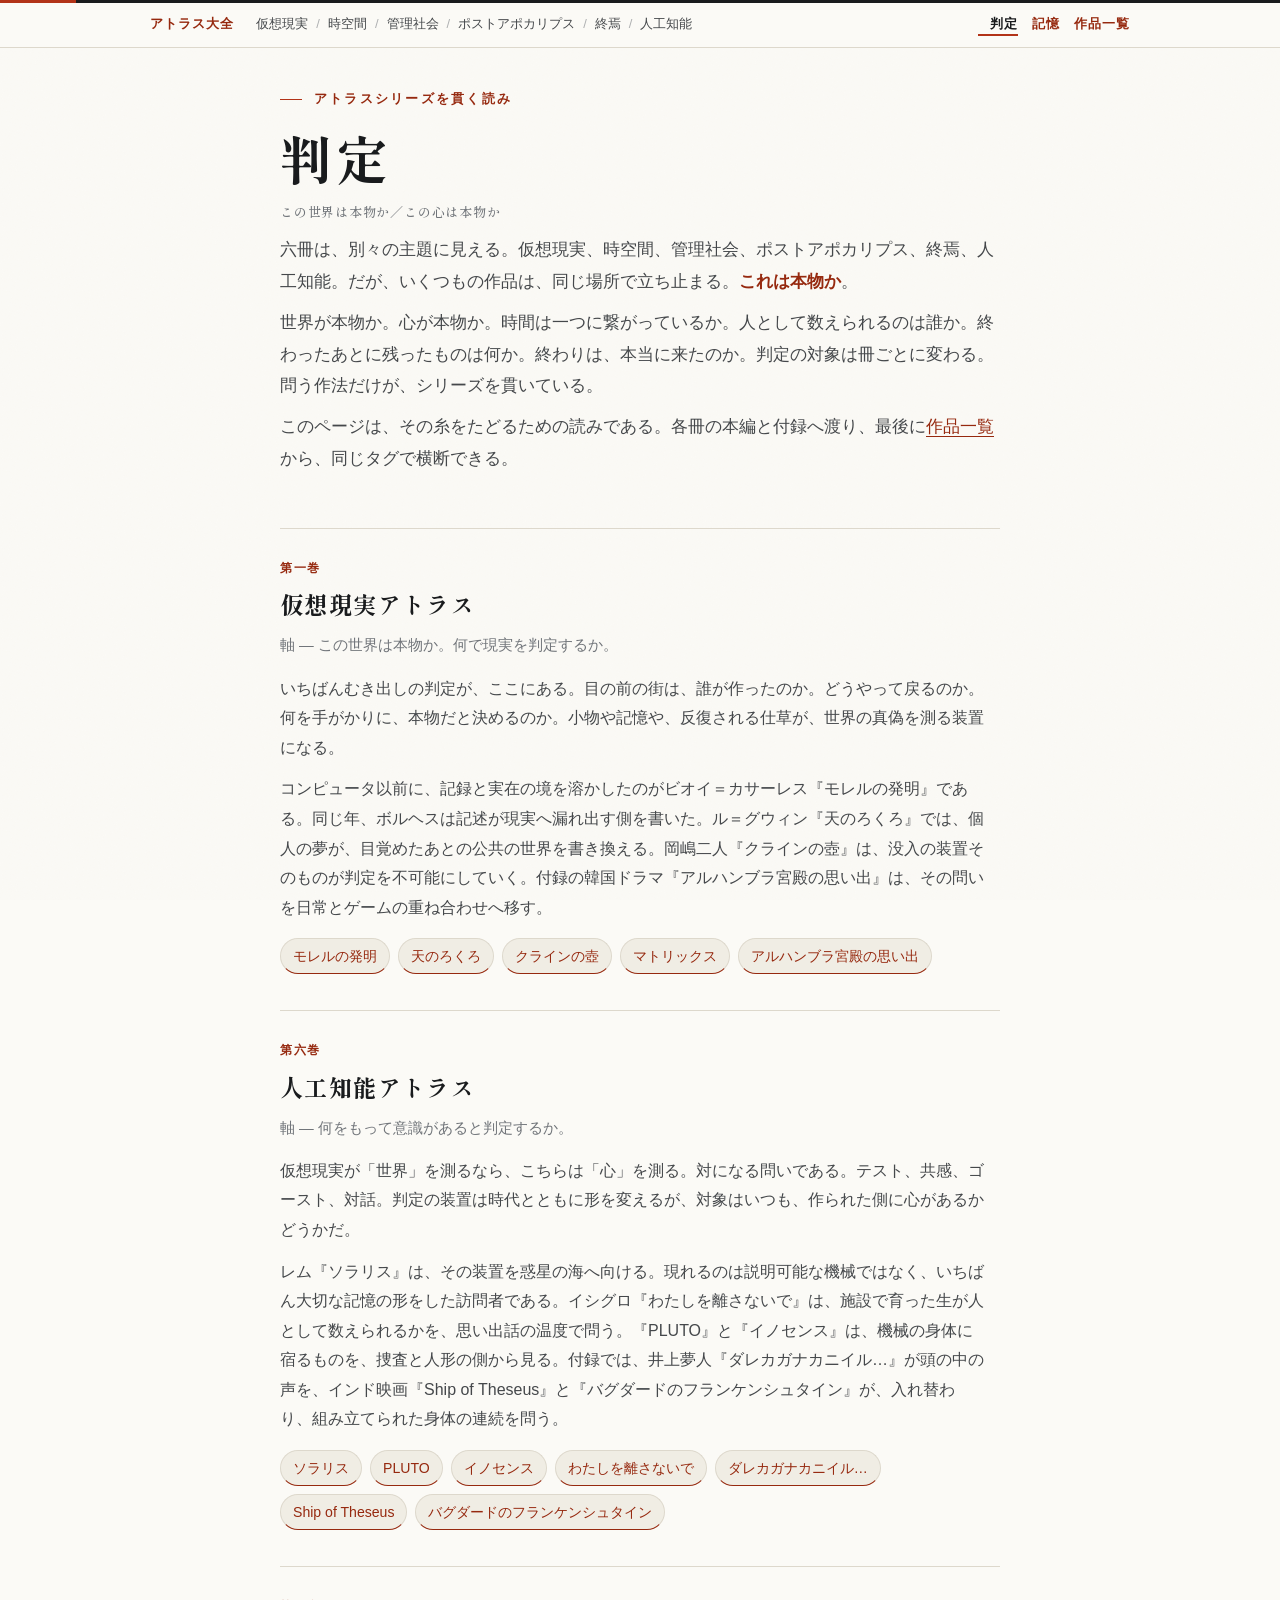
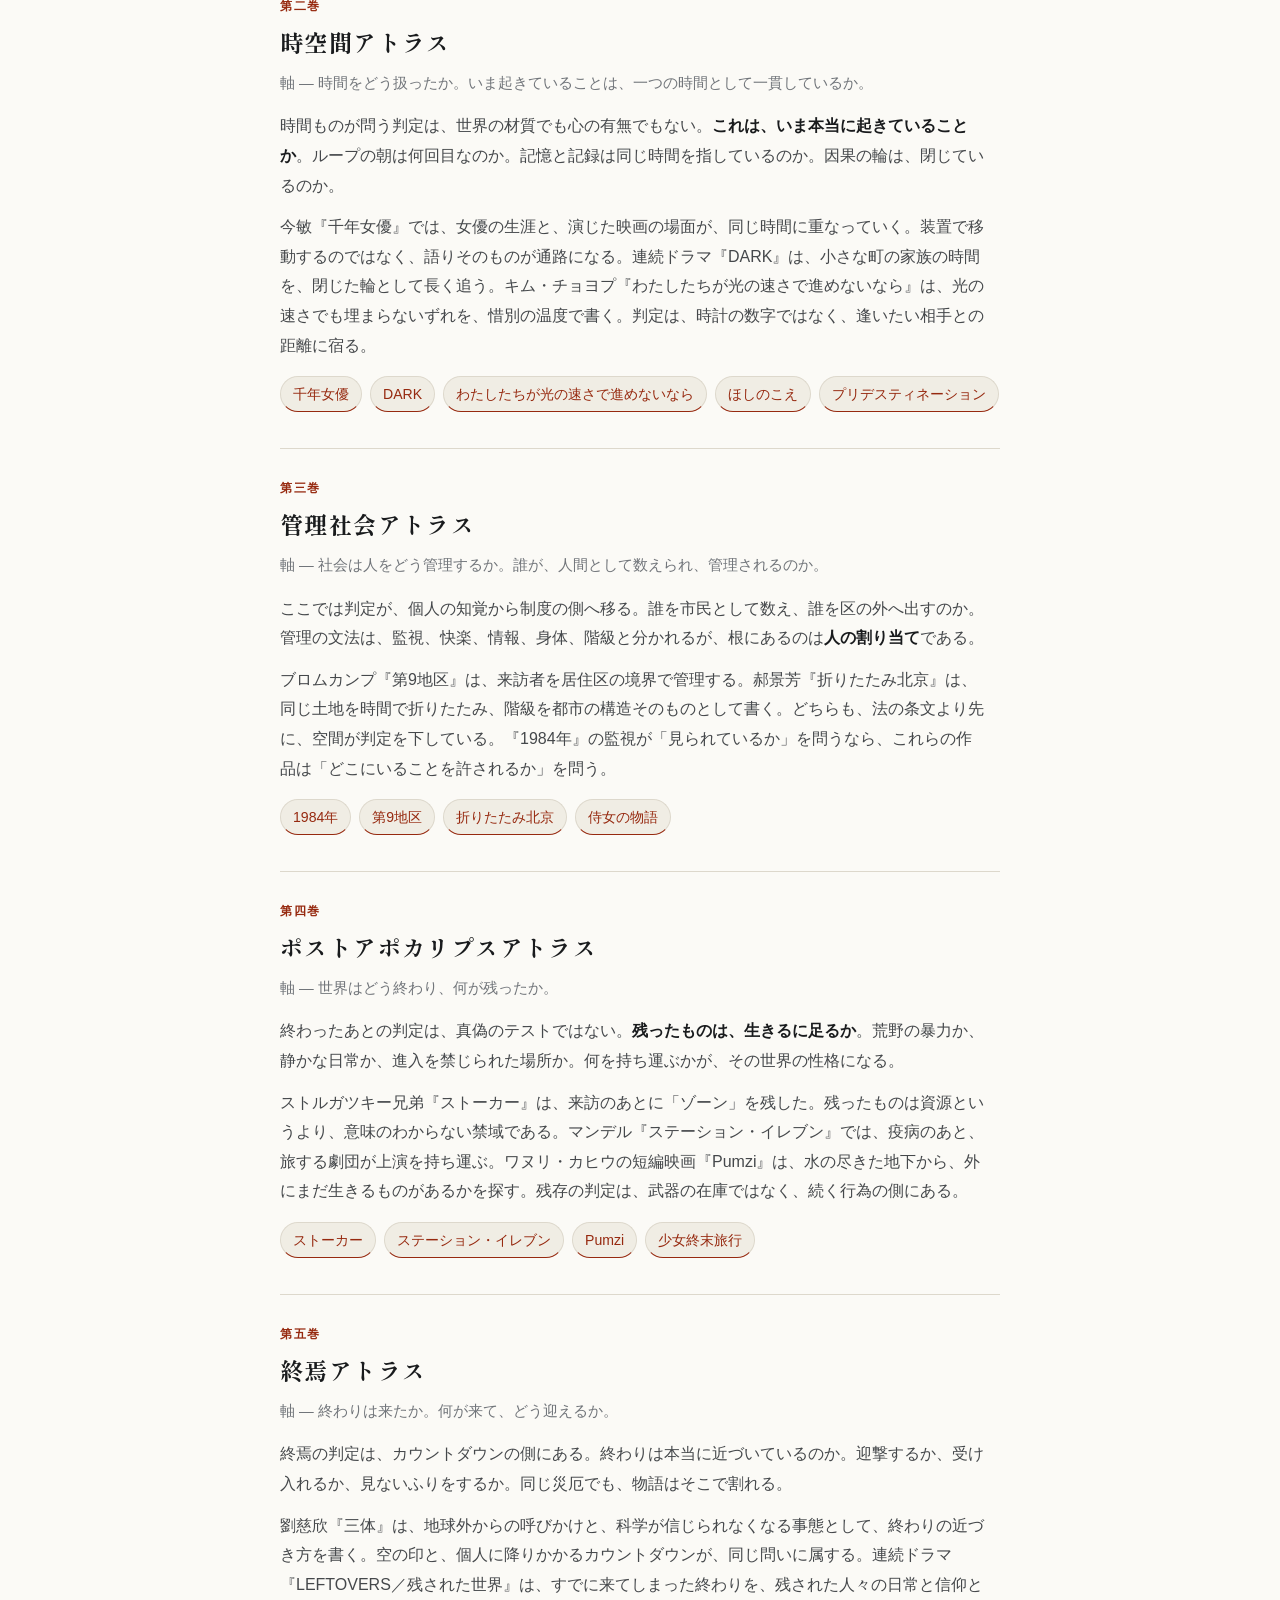
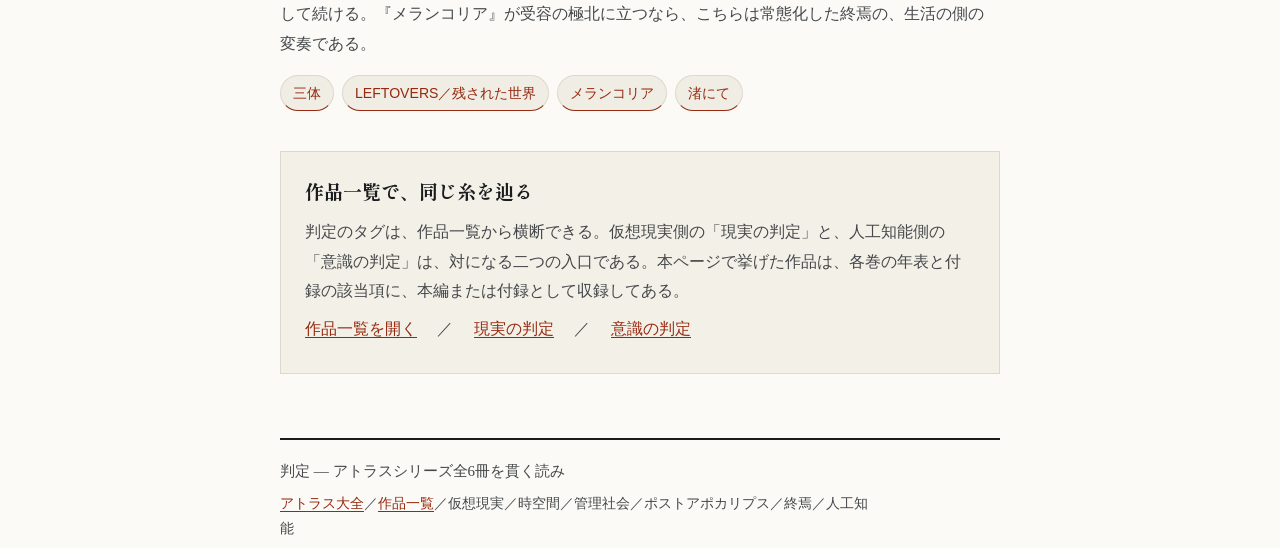
<file: judgment/index.html>
<!DOCTYPE html>
<html lang="ja">
  <head>
    <meta charset="utf-8" />
    <meta name="viewport" content="width=device-width, initial-scale=1, viewport-fit=cover" />
    <meta name="color-scheme" content="light dark" />
    <title>判定 ― アトラス大全</title>
    <meta name="description" content="この世界は本物か、この心は本物か。アトラスシリーズ全6冊を貫く「判定」の糸をたどる読み物。" />
    <link rel="preconnect" href="https://fonts.googleapis.com" />
    <link rel="preconnect" href="https://fonts.gstatic.com" crossorigin />
    <link href="https://fonts.googleapis.com/css2?family=Shippori+Mincho+B1:wght@500;700;800&family=Zen+Kaku+Gothic+New:wght@400;500;700&display=swap" rel="stylesheet" />
    <link rel="stylesheet" href="../assets/css/atlas.css" />
    <link rel="manifest" href="../manifest.webmanifest" />
    <meta name="theme-color" content="#fbfaf6" media="(prefers-color-scheme: light)" />
    <meta name="theme-color" content="#101315" media="(prefers-color-scheme: dark)" />
    <link rel="icon" type="image/svg+xml" href="../icon.svg" />
    <link rel="apple-touch-icon" href="../apple-touch-icon.png" />
    <meta name="mobile-web-app-capable" content="yes" />
    <meta name="apple-mobile-web-app-capable" content="yes" />
    <meta name="apple-mobile-web-app-title" content="アトラス大全" />
  </head>
  <body data-atlas="judgment">
    <nav class="series-nav" aria-label="アトラスシリーズ">
      <div class="inner">
        <a class="home" href="../">アトラス大全</a>
        <div class="vols"><a href="../virtual-reality/">仮想現実</a><span class="sep" aria-hidden="true">/</span><a href="../spacetime/">時空間</a><span class="sep" aria-hidden="true">/</span><a href="../management-society/">管理社会</a><span class="sep" aria-hidden="true">/</span><a href="../post-apocalypse/">ポストアポカリプス</a><span class="sep" aria-hidden="true">/</span><a href="../end-of-the-world/">終焉</a><span class="sep" aria-hidden="true">/</span><a href="../ai/">人工知能</a></div>
        <span class="index-link here" aria-current="page">判定</span>
        <a class="index-link" href="../memory/">記憶</a>
        <a class="index-link" href="../works/">作品一覧</a>
      </div>
    </nav>

    <main class="wrap essay">
      <header class="intro">
        <p class="kicker">アトラスシリーズを貫く読み</p>
        <h1>判定</h1>
        <p class="sub">この世界は本物か／この心は本物か</p>
        <p class="lead">六冊は、別々の主題に見える。仮想現実、時空間、管理社会、ポストアポカリプス、終焉、人工知能。だが、いくつもの作品は、同じ場所で立ち止まる。<strong>これは本物か</strong>。</p>
        <p class="lead">世界が本物か。心が本物か。時間は一つに繋がっているか。人として数えられるのは誰か。終わったあとに残ったものは何か。終わりは、本当に来たのか。判定の対象は冊ごとに変わる。問う作法だけが、シリーズを貫いている。</p>
        <p class="lead">このページは、その糸をたどるための読みである。各冊の本編と付録へ渡り、最後に<a href="../works/">作品一覧</a>から、同じタグで横断できる。</p>
      </header>

      <section class="thread" id="virtual-reality">
        <header>
          <p class="vol">第一巻</p>
          <h2>仮想現実アトラス</h2>
          <p class="axis">軸 ― この世界は本物か。何で現実を判定するか。</p>
        </header>
        <p>いちばんむき出しの判定が、ここにある。目の前の街は、誰が作ったのか。どうやって戻るのか。何を手がかりに、本物だと決めるのか。小物や記憶や、反復される仕草が、世界の真偽を測る装置になる。</p>
        <p>コンピュータ以前に、記録と実在の境を溶かしたのがビオイ＝カサーレス『モレルの発明』である。同じ年、ボルヘスは記述が現実へ漏れ出す側を書いた。ル＝グウィン『天のろくろ』では、個人の夢が、目覚めたあとの公共の世界を書き換える。岡嶋二人『クラインの壺』は、没入の装置そのものが判定を不可能にしていく。付録の韓国ドラマ『アルハンブラ宮殿の思い出』は、その問いを日常とゲームの重ね合わせへ移す。</p>
        <div class="works-row">
          <a href="../virtual-reality/#work-invention-of-morel">モレルの発明</a>
          <a href="../virtual-reality/#work-lathe-of-heaven">天のろくろ</a>
          <a href="../virtual-reality/#work-klein-bottle">クラインの壺</a>
          <a href="../virtual-reality/#work-the-matrix">マトリックス</a>
          <a href="../virtual-reality/#work-memories-of-the-alhambra">アルハンブラ宮殿の思い出</a>
        </div>
      </section>

      <section class="thread" id="ai">
        <header>
          <p class="vol">第六巻</p>
          <h2>人工知能アトラス</h2>
          <p class="axis">軸 ― 何をもって意識があると判定するか。</p>
        </header>
        <p>仮想現実が「世界」を測るなら、こちらは「心」を測る。対になる問いである。テスト、共感、ゴースト、対話。判定の装置は時代とともに形を変えるが、対象はいつも、作られた側に心があるかどうかだ。</p>
        <p>レム『ソラリス』は、その装置を惑星の海へ向ける。現れるのは説明可能な機械ではなく、いちばん大切な記憶の形をした訪問者である。イシグロ『わたしを離さないで』は、施設で育った生が人として数えられるかを、思い出話の温度で問う。『PLUTO』と『イノセンス』は、機械の身体に宿るものを、捜査と人形の側から見る。付録では、井上夢人『ダレカガナカニイル…』が頭の中の声を、インド映画『Ship of Theseus』と『バグダードのフランケンシュタイン』が、入れ替わり、組み立てられた身体の連続を問う。</p>
        <div class="works-row">
          <a href="../ai/#work-solaris">ソラリス</a>
          <a href="../ai/#work-pluto">PLUTO</a>
          <a href="../ai/#work-innocence">イノセンス</a>
          <a href="../ai/#work-never-let-me-go">わたしを離さないで</a>
          <a href="../ai/#work-dareka-ga-naka-ni-iru">ダレカガナカニイル…</a>
          <a href="../ai/#work-ship-of-theseus">Ship of Theseus</a>
          <a href="../ai/#work-frankenstein-in-baghdad">バグダードのフランケンシュタイン</a>
        </div>
      </section>

      <section class="thread" id="spacetime">
        <header>
          <p class="vol">第二巻</p>
          <h2>時空間アトラス</h2>
          <p class="axis">軸 ― 時間をどう扱ったか。いま起きていることは、一つの時間として一貫しているか。</p>
        </header>
        <p>時間ものが問う判定は、世界の材質でも心の有無でもない。<strong>これは、いま本当に起きていることか</strong>。ループの朝は何回目なのか。記憶と記録は同じ時間を指しているのか。因果の輪は、閉じているのか。</p>
        <p>今敏『千年女優』では、女優の生涯と、演じた映画の場面が、同じ時間に重なっていく。装置で移動するのではなく、語りそのものが通路になる。連続ドラマ『DARK』は、小さな町の家族の時間を、閉じた輪として長く追う。キム・チョヨプ『わたしたちが光の速さで進めないなら』は、光の速さでも埋まらないずれを、惜別の温度で書く。判定は、時計の数字ではなく、逢いたい相手との距離に宿る。</p>
        <div class="works-row">
          <a href="../spacetime/#work-millennium-actress">千年女優</a>
          <a href="../spacetime/#work-dark">DARK</a>
          <a href="../spacetime/#work-if-we-cannot-go-at-the-speed-of-light">わたしたちが光の速さで進めないなら</a>
          <a href="../spacetime/#work-w-29a394b4">ほしのこえ</a>
          <a href="../spacetime/#work-predestination">プリデスティネーション</a>
        </div>
      </section>

      <section class="thread" id="management-society">
        <header>
          <p class="vol">第三巻</p>
          <h2>管理社会アトラス</h2>
          <p class="axis">軸 ― 社会は人をどう管理するか。誰が、人間として数えられ、管理されるのか。</p>
        </header>
        <p>ここでは判定が、個人の知覚から制度の側へ移る。誰を市民として数え、誰を区の外へ出すのか。管理の文法は、監視、快楽、情報、身体、階級と分かれるが、根にあるのは<strong>人の割り当て</strong>である。</p>
        <p>ブロムカンプ『第9地区』は、来訪者を居住区の境界で管理する。郝景芳『折りたたみ北京』は、同じ土地を時間で折りたたみ、階級を都市の構造そのものとして書く。どちらも、法の条文より先に、空間が判定を下している。『1984年』の監視が「見られているか」を問うなら、これらの作品は「どこにいることを許されるか」を問う。</p>
        <div class="works-row">
          <a href="../management-society/#work-nineteen-eighty-four">1984年</a>
          <a href="../management-society/#work-district-9">第9地区</a>
          <a href="../management-society/#work-folding-beijing">折りたたみ北京</a>
          <a href="../management-society/#work-the-handmaid-s-tale">侍女の物語</a>
        </div>
      </section>

      <section class="thread" id="post-apocalypse">
        <header>
          <p class="vol">第四巻</p>
          <h2>ポストアポカリプスアトラス</h2>
          <p class="axis">軸 ― 世界はどう終わり、何が残ったか。</p>
        </header>
        <p>終わったあとの判定は、真偽のテストではない。<strong>残ったものは、生きるに足るか</strong>。荒野の暴力か、静かな日常か、進入を禁じられた場所か。何を持ち運ぶかが、その世界の性格になる。</p>
        <p>ストルガツキー兄弟『ストーカー』は、来訪のあとに「ゾーン」を残した。残ったものは資源というより、意味のわからない禁域である。マンデル『ステーション・イレブン』では、疫病のあと、旅する劇団が上演を持ち運ぶ。ワヌリ・カヒウの短編映画『Pumzi』は、水の尽きた地下から、外にまだ生きるものがあるかを探す。残存の判定は、武器の在庫ではなく、続く行為の側にある。</p>
        <div class="works-row">
          <a href="../post-apocalypse/#work-stalker">ストーカー</a>
          <a href="../post-apocalypse/#work-station-eleven">ステーション・イレブン</a>
          <a href="../post-apocalypse/#work-pumzi">Pumzi</a>
          <a href="../post-apocalypse/#work-w-eb4d364a">少女終末旅行</a>
        </div>
      </section>

      <section class="thread" id="end-of-the-world">
        <header>
          <p class="vol">第五巻</p>
          <h2>終焉アトラス</h2>
          <p class="axis">軸 ― 終わりは来たか。何が来て、どう迎えるか。</p>
        </header>
        <p>終焉の判定は、カウントダウンの側にある。終わりは本当に近づいているのか。迎撃するか、受け入れるか、見ないふりをするか。同じ災厄でも、物語はそこで割れる。</p>
        <p>劉慈欣『三体』は、地球外からの呼びかけと、科学が信じられなくなる事態として、終わりの近づき方を書く。空の印と、個人に降りかかるカウントダウンが、同じ問いに属する。連続ドラマ『LEFTOVERS／残された世界』は、すでに来てしまった終わりを、残された人々の日常と信仰として続ける。『メランコリア』が受容の極北に立つなら、こちらは常態化した終焉の、生活の側の変奏である。</p>
        <div class="works-row">
          <a href="../end-of-the-world/#work-three-body">三体</a>
          <a href="../end-of-the-world/#work-the-leftovers">LEFTOVERS／残された世界</a>
          <a href="../end-of-the-world/#work-melancholia">メランコリア</a>
          <a href="../end-of-the-world/#work-on-the-beach">渚にて</a>
        </div>
      </section>

      <section class="to-index" id="index">
        <h2>作品一覧で、同じ糸を辿る</h2>
        <p>判定のタグは、作品一覧から横断できる。仮想現実側の「現実の判定」と、人工知能側の「意識の判定」は、対になる二つの入口である。本ページで挙げた作品は、各巻の年表と付録の該当項に、本編または付録として収録してある。</p>
        <p>
          <a href="../works/">作品一覧を開く</a>
          　／　
          <a href="../works/?theme=%E7%8F%BE%E5%AE%9F%E3%81%AE%E5%88%A4%E5%AE%9A">現実の判定</a>
          　／　
          <a href="../works/?theme=%E6%84%8F%E8%AD%98%E3%81%AE%E5%88%A4%E5%AE%9A">意識の判定</a>
        </p>
      </section>

      <footer class="colophon">
        <p class="fin">判定 ― アトラスシリーズ全6冊を貫く読み</p>
        <p><a href="../">アトラス大全</a>／<a href="../works/">作品一覧</a>／仮想現実／時空間／管理社会／ポストアポカリプス／終焉／人工知能</p>
      </footer>
    </main>
      <script src="../sw-register.js" defer></script>
</body>
</html>
</file>
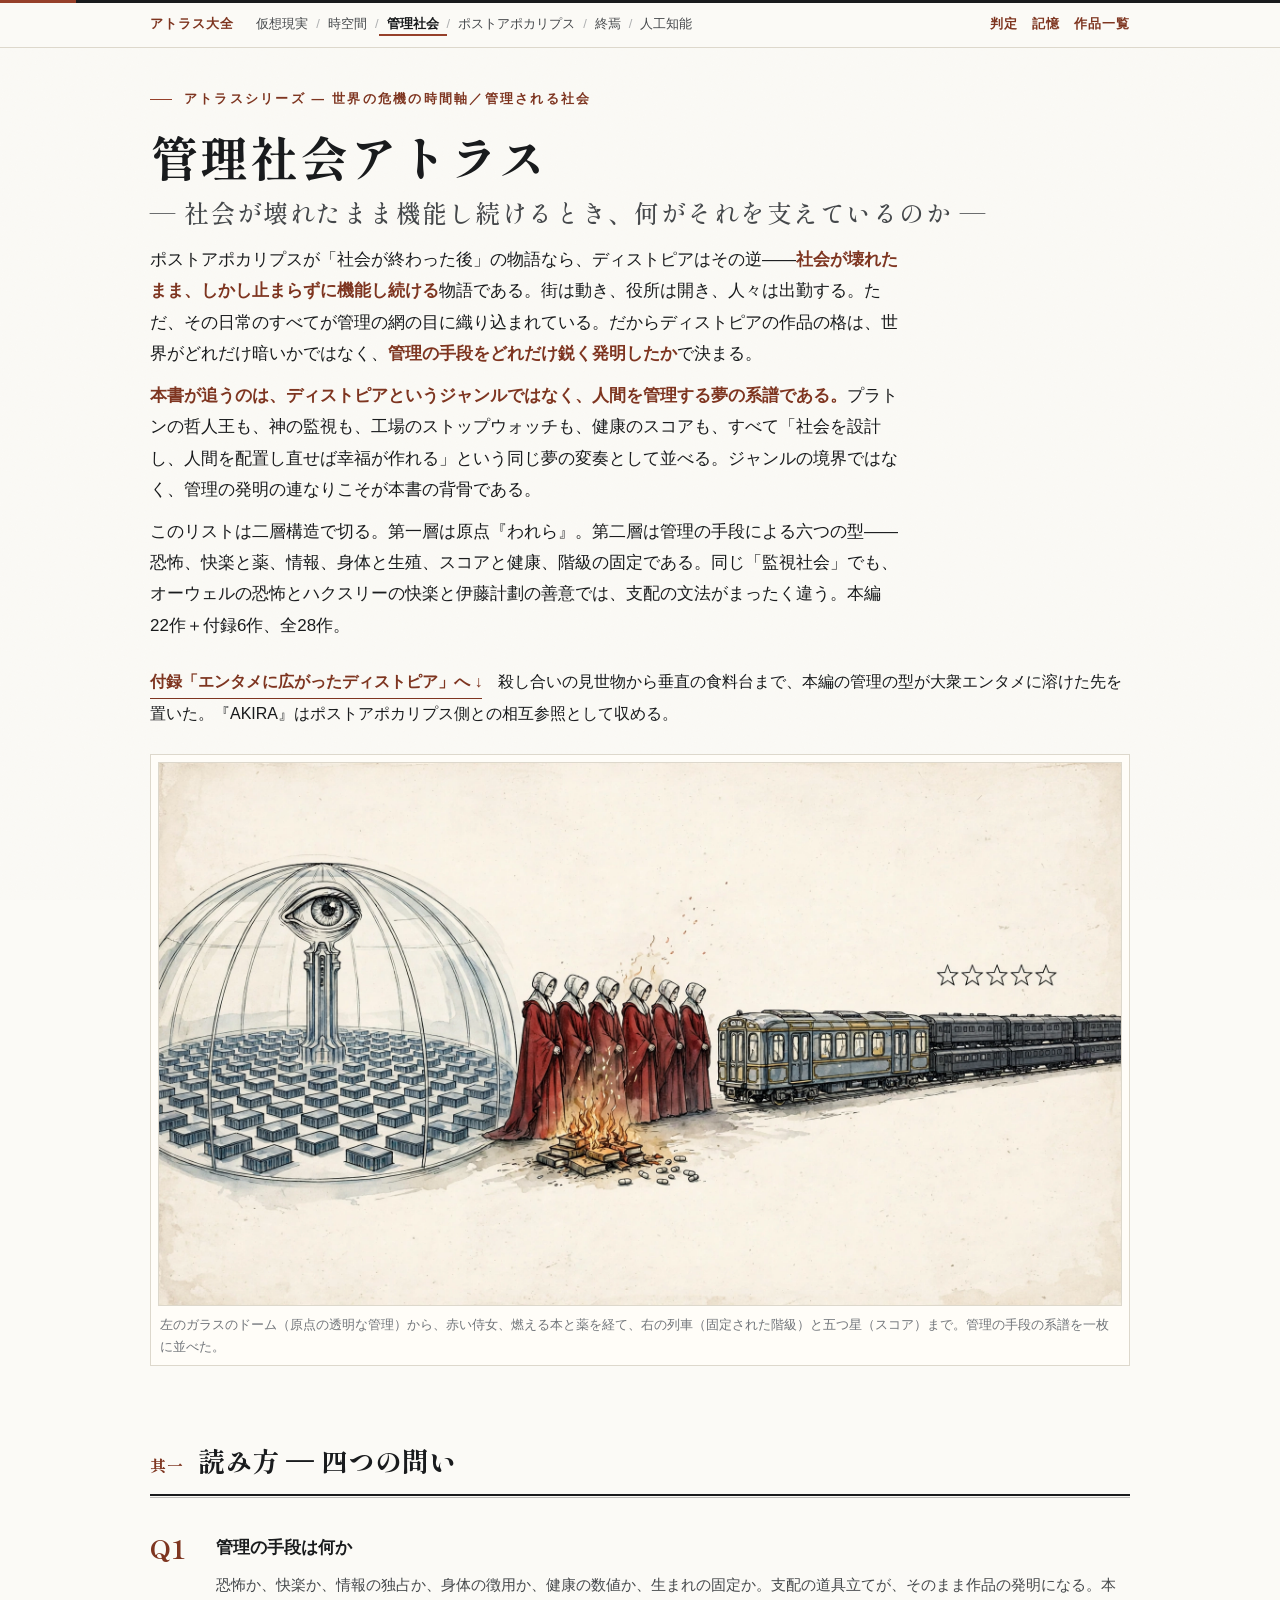
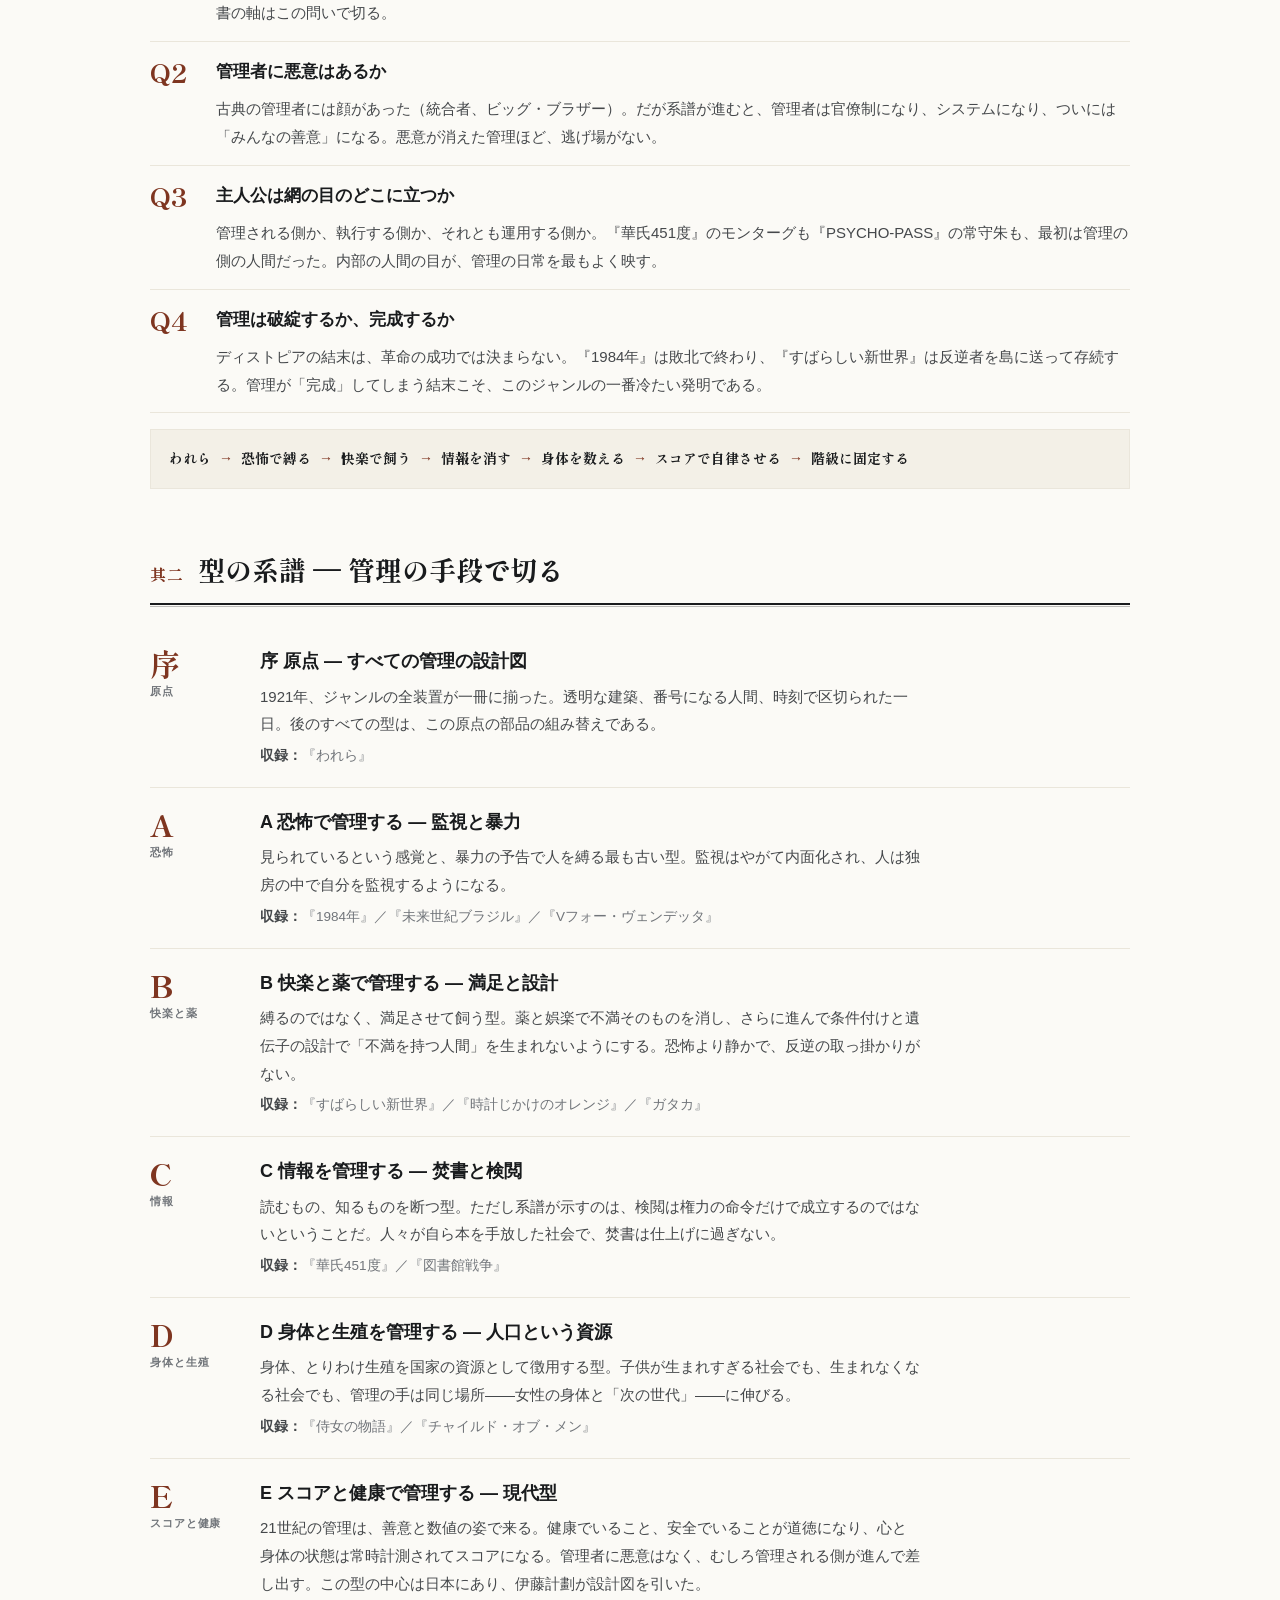
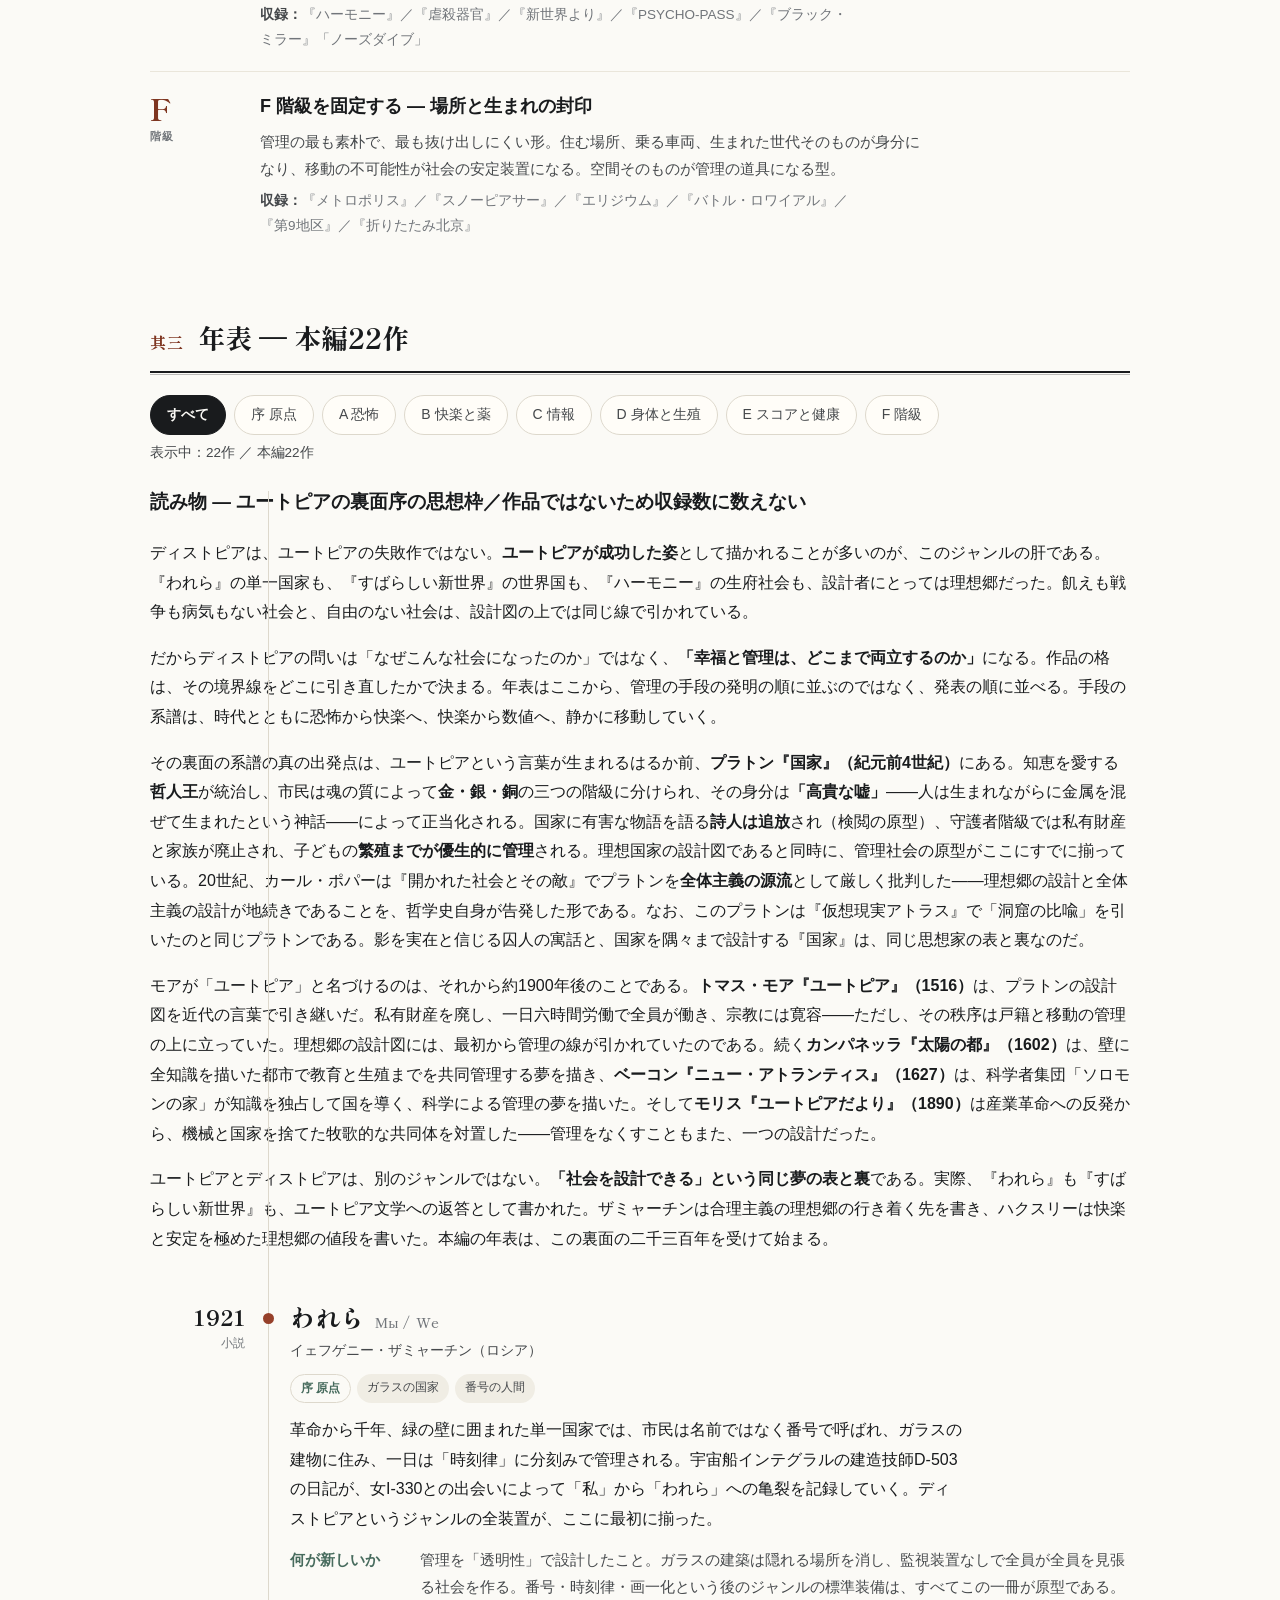
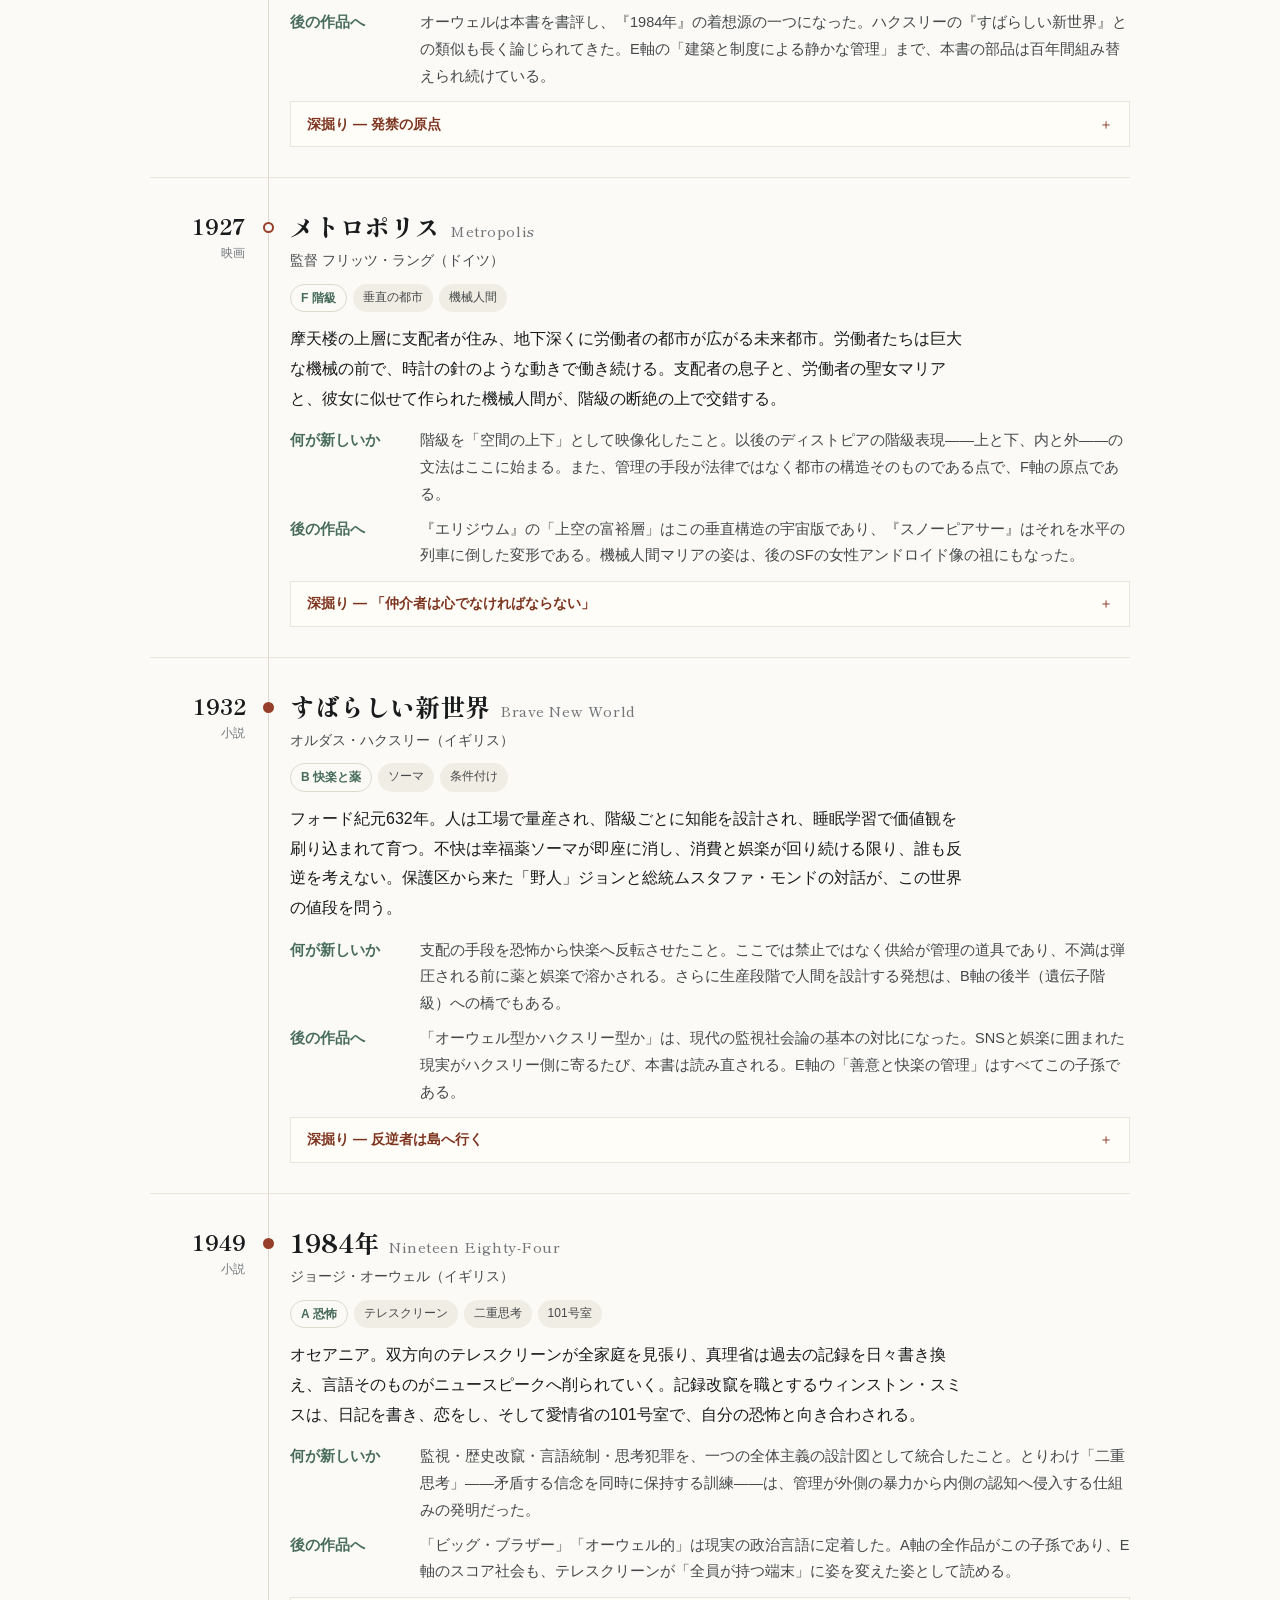
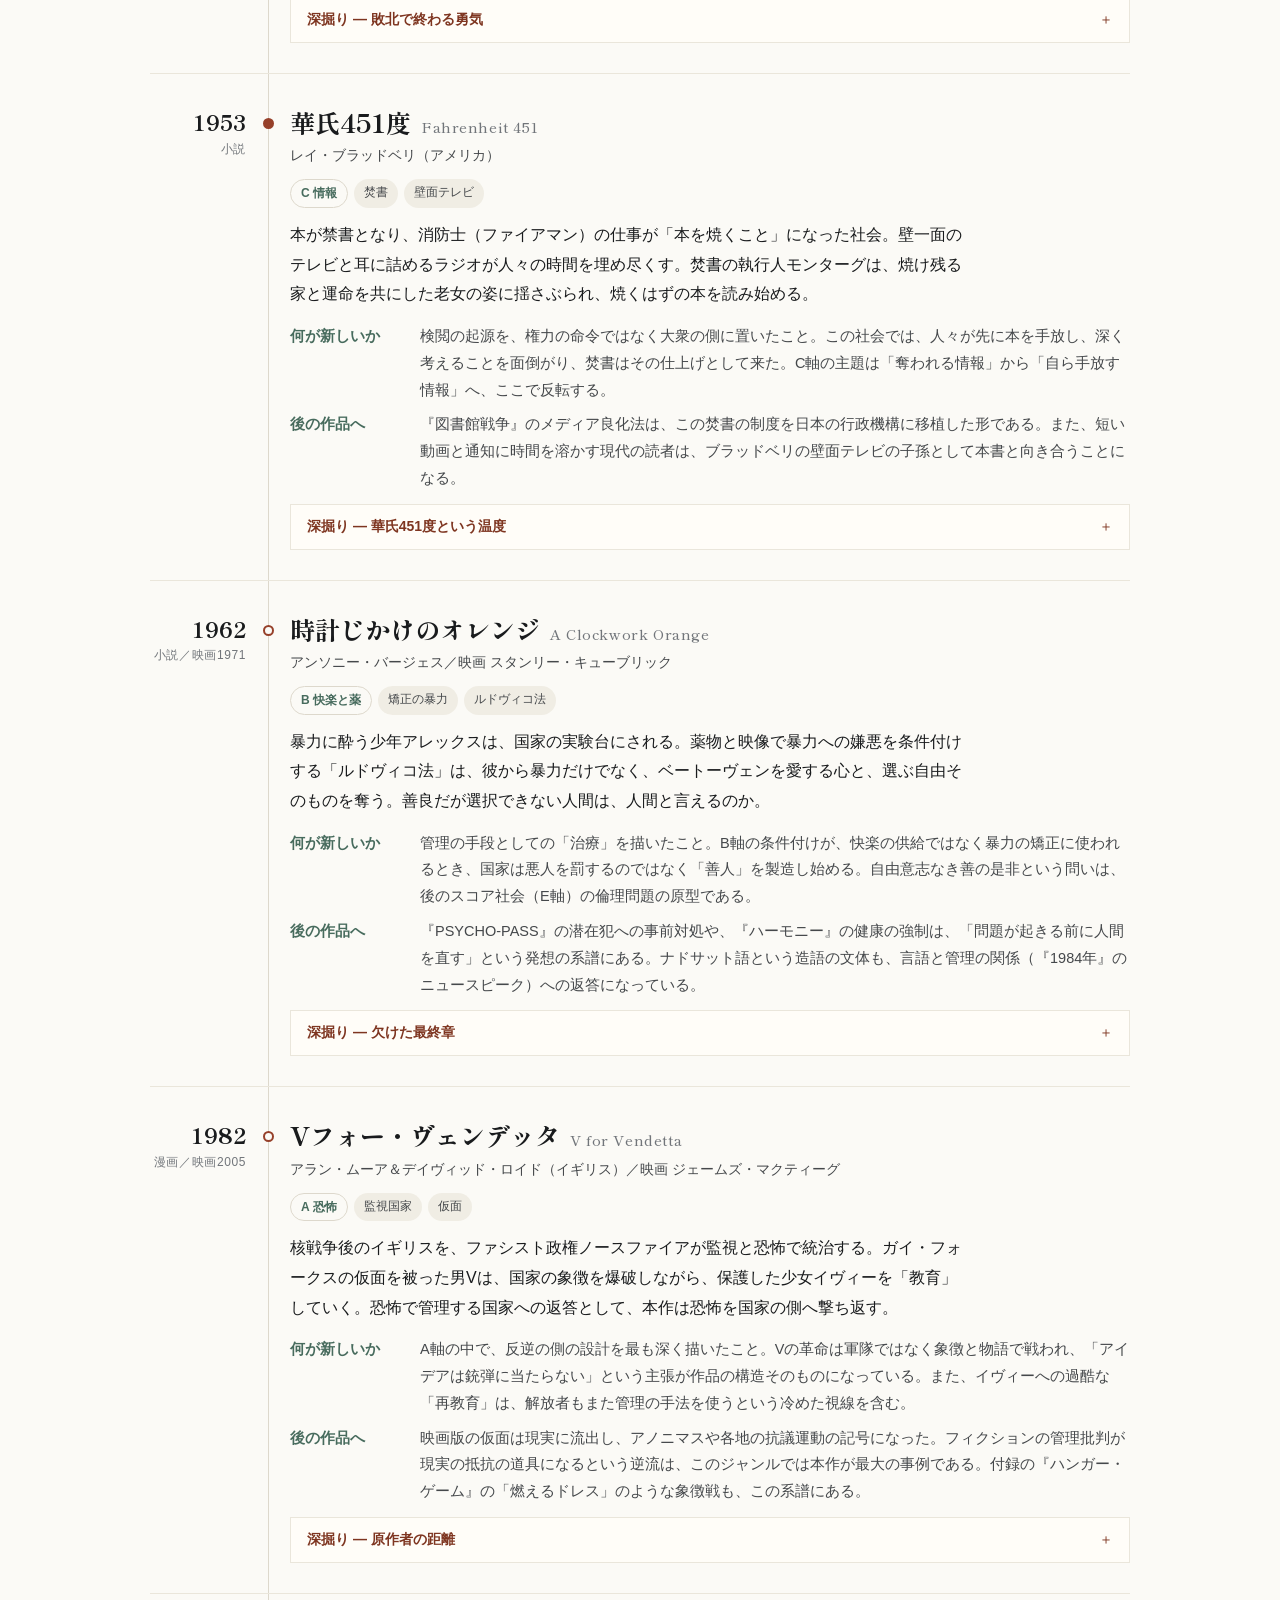
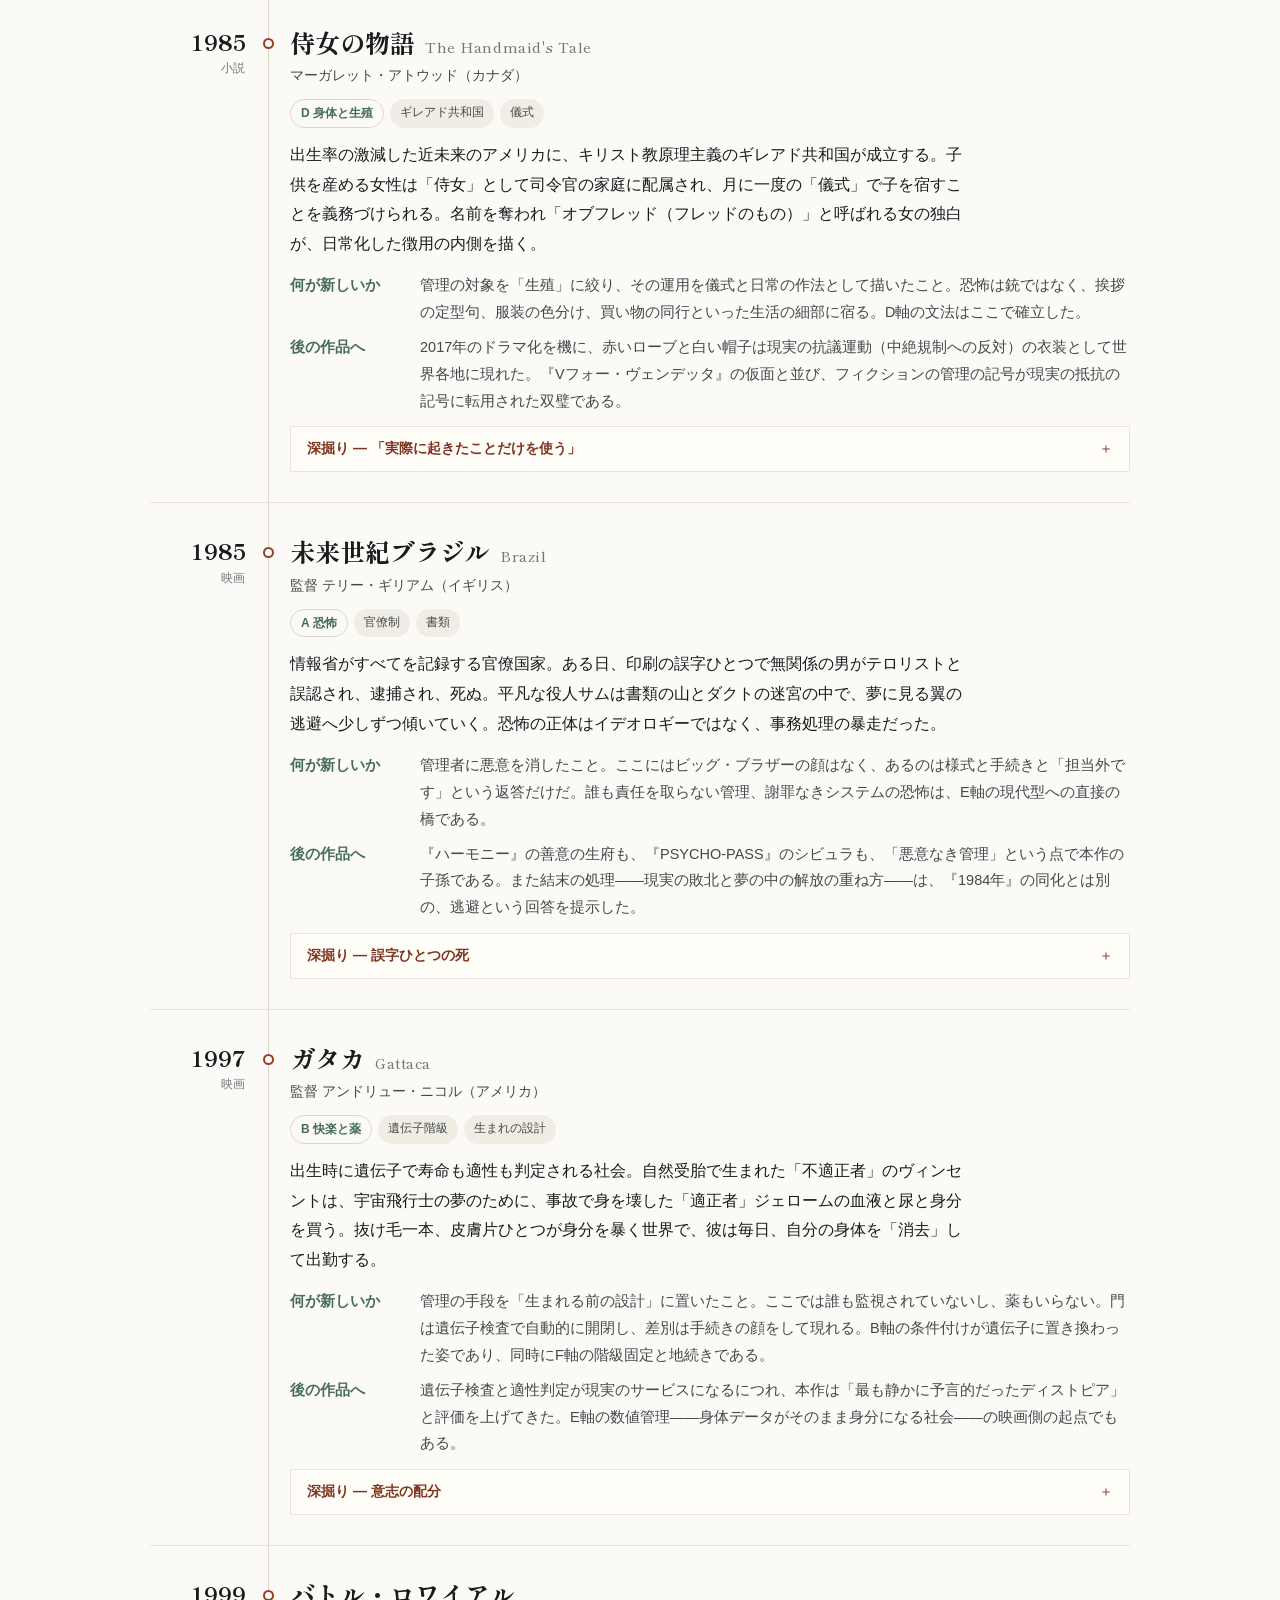
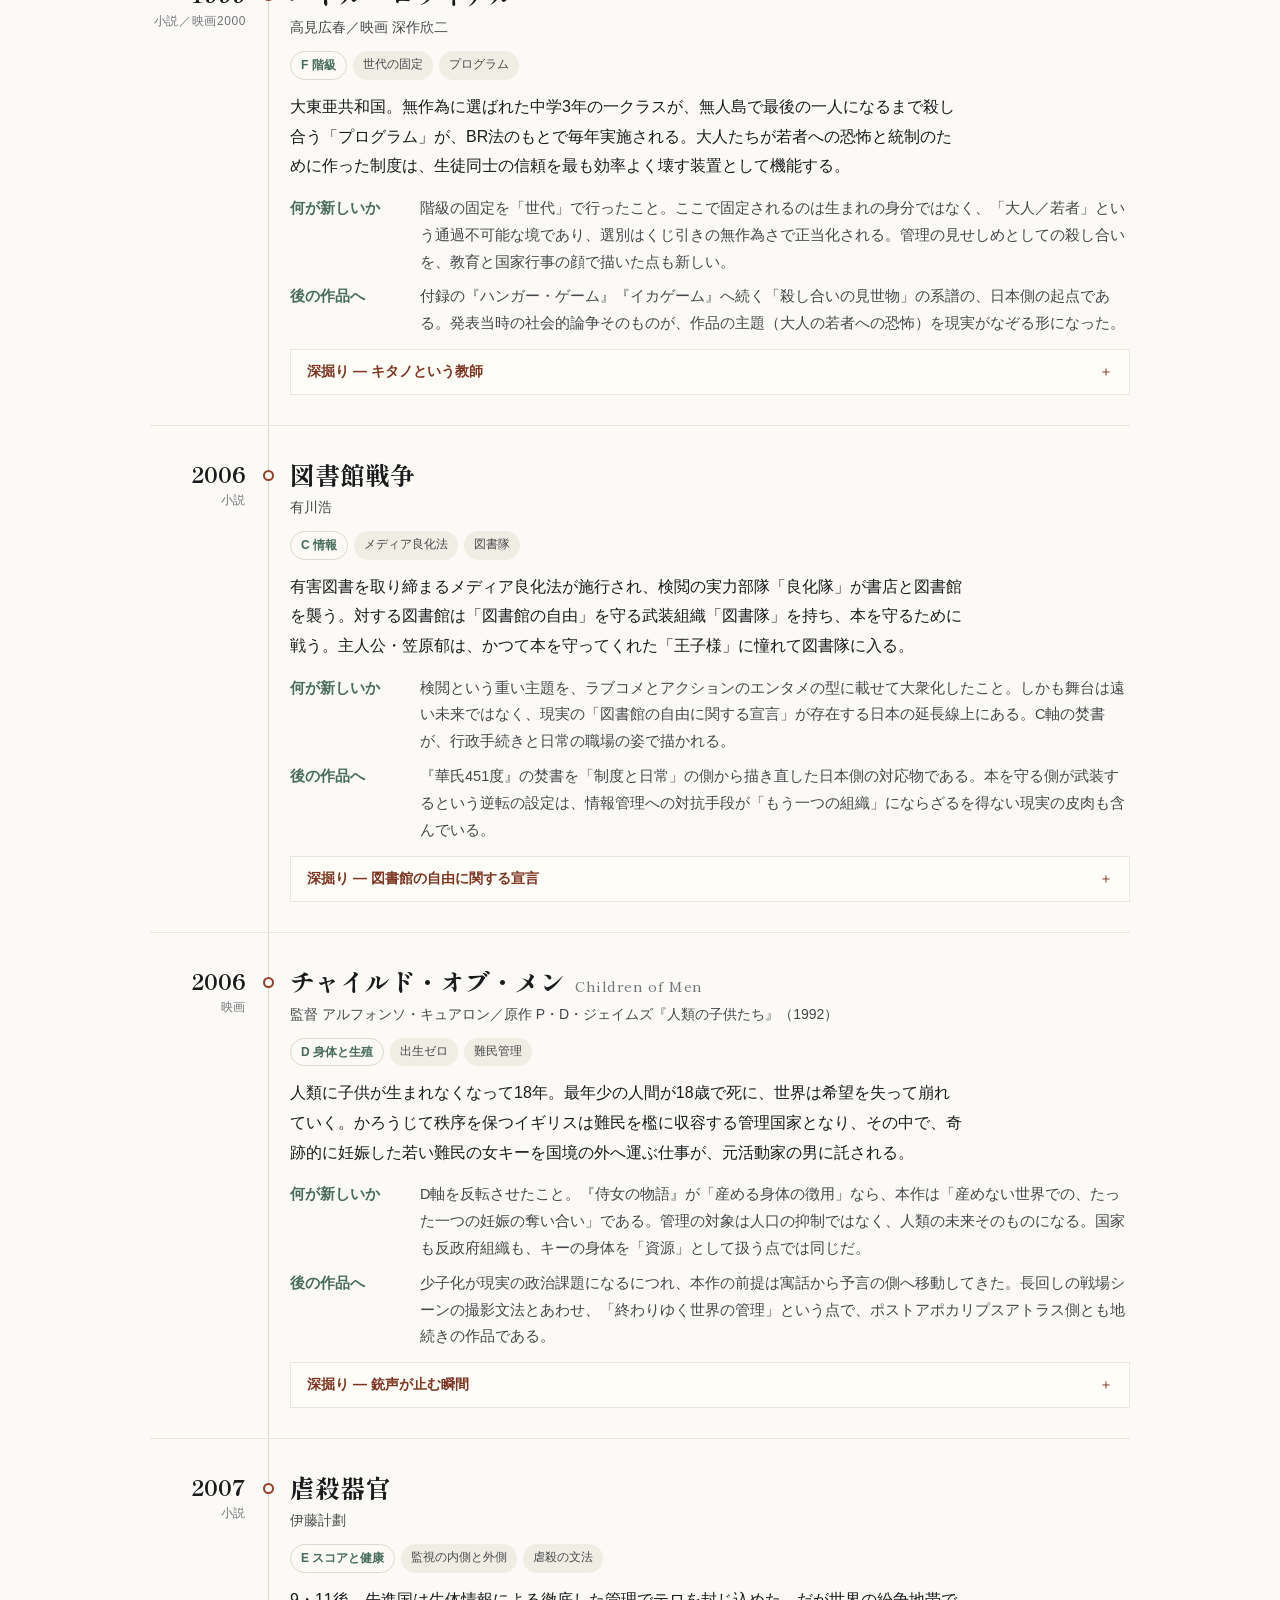
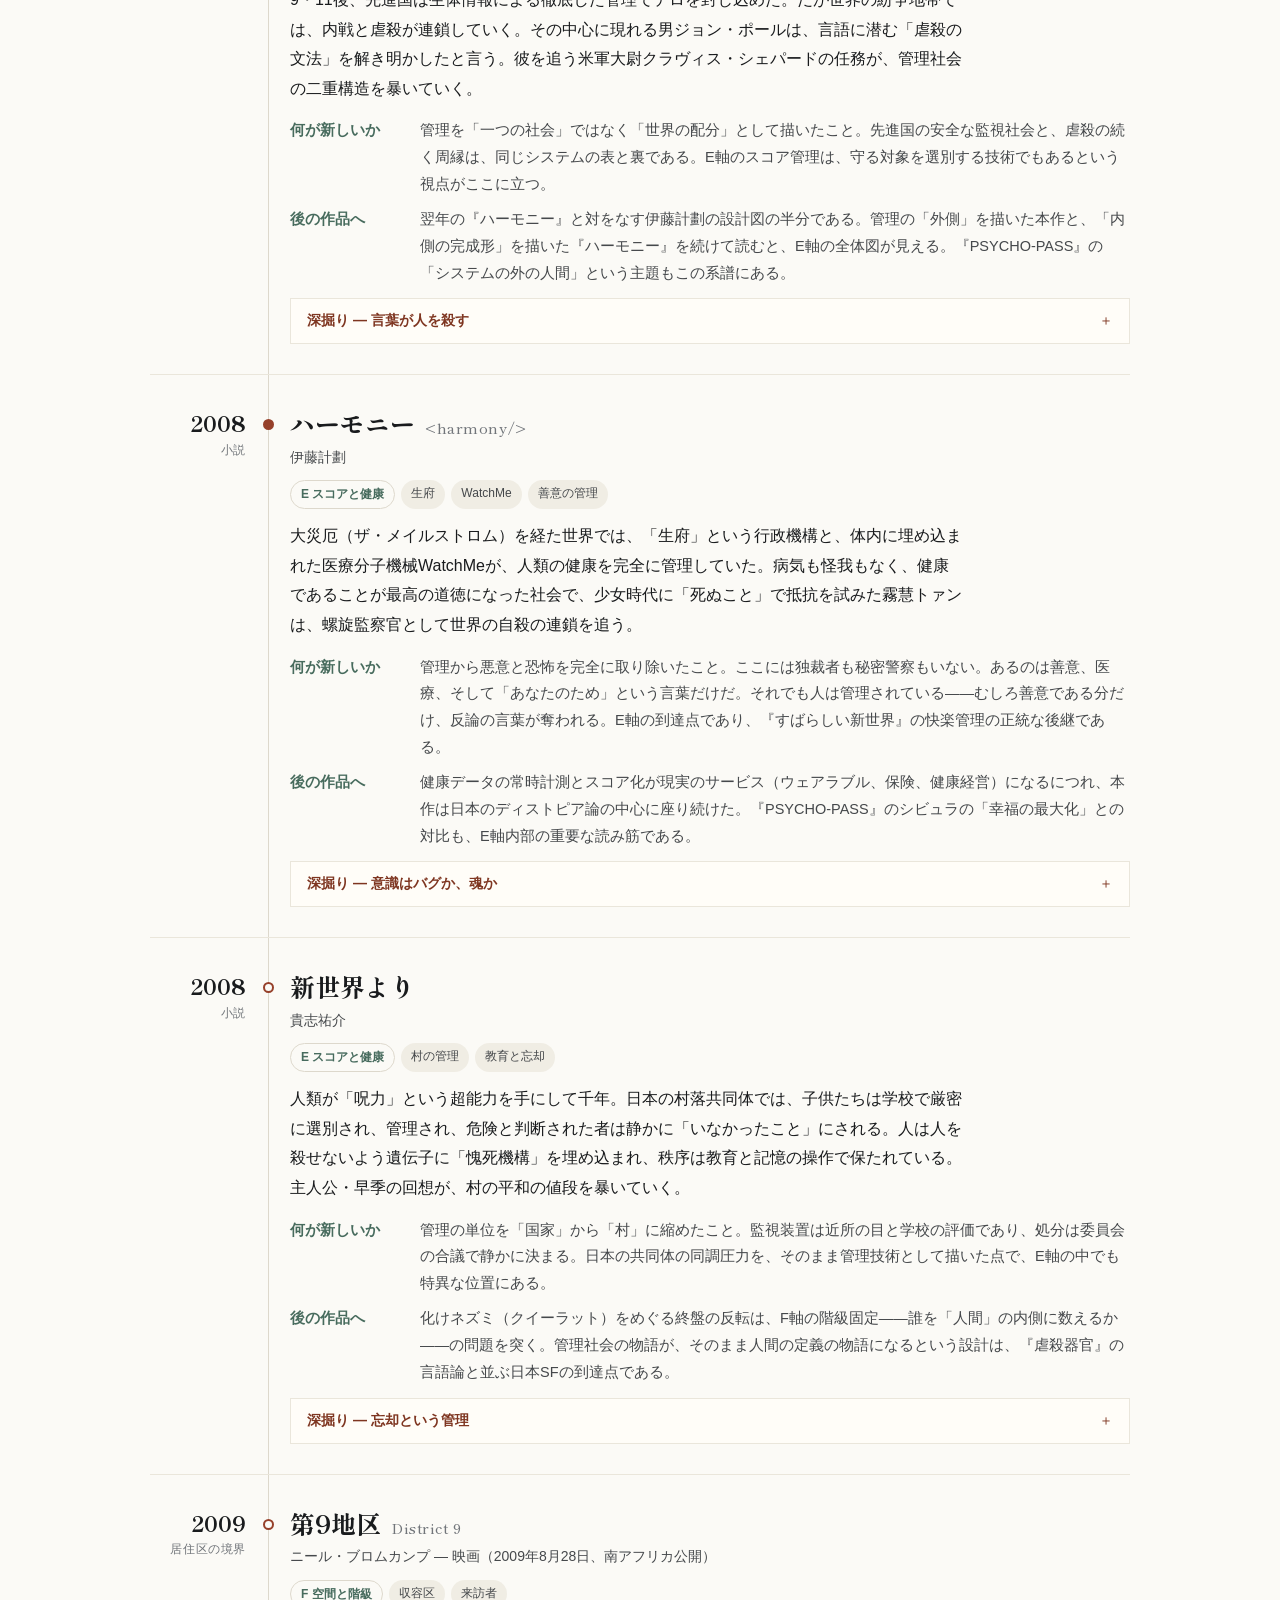
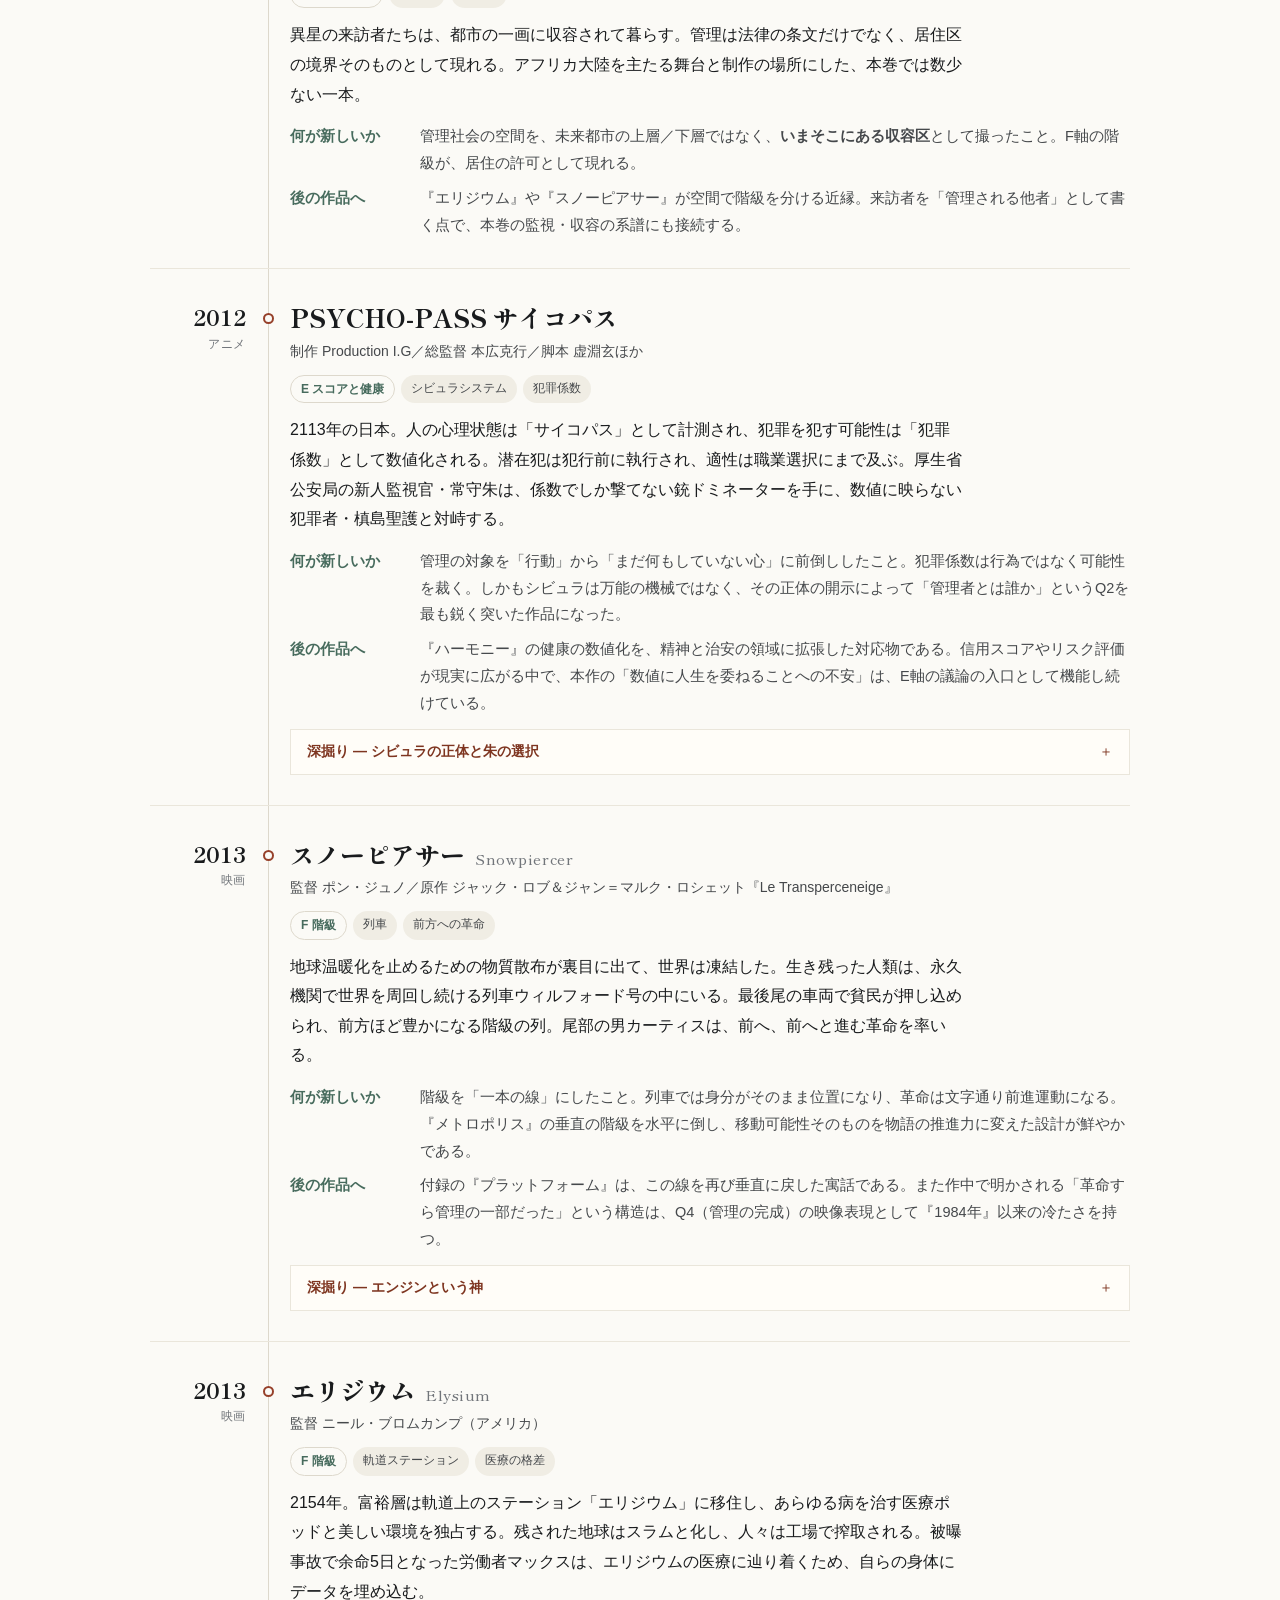
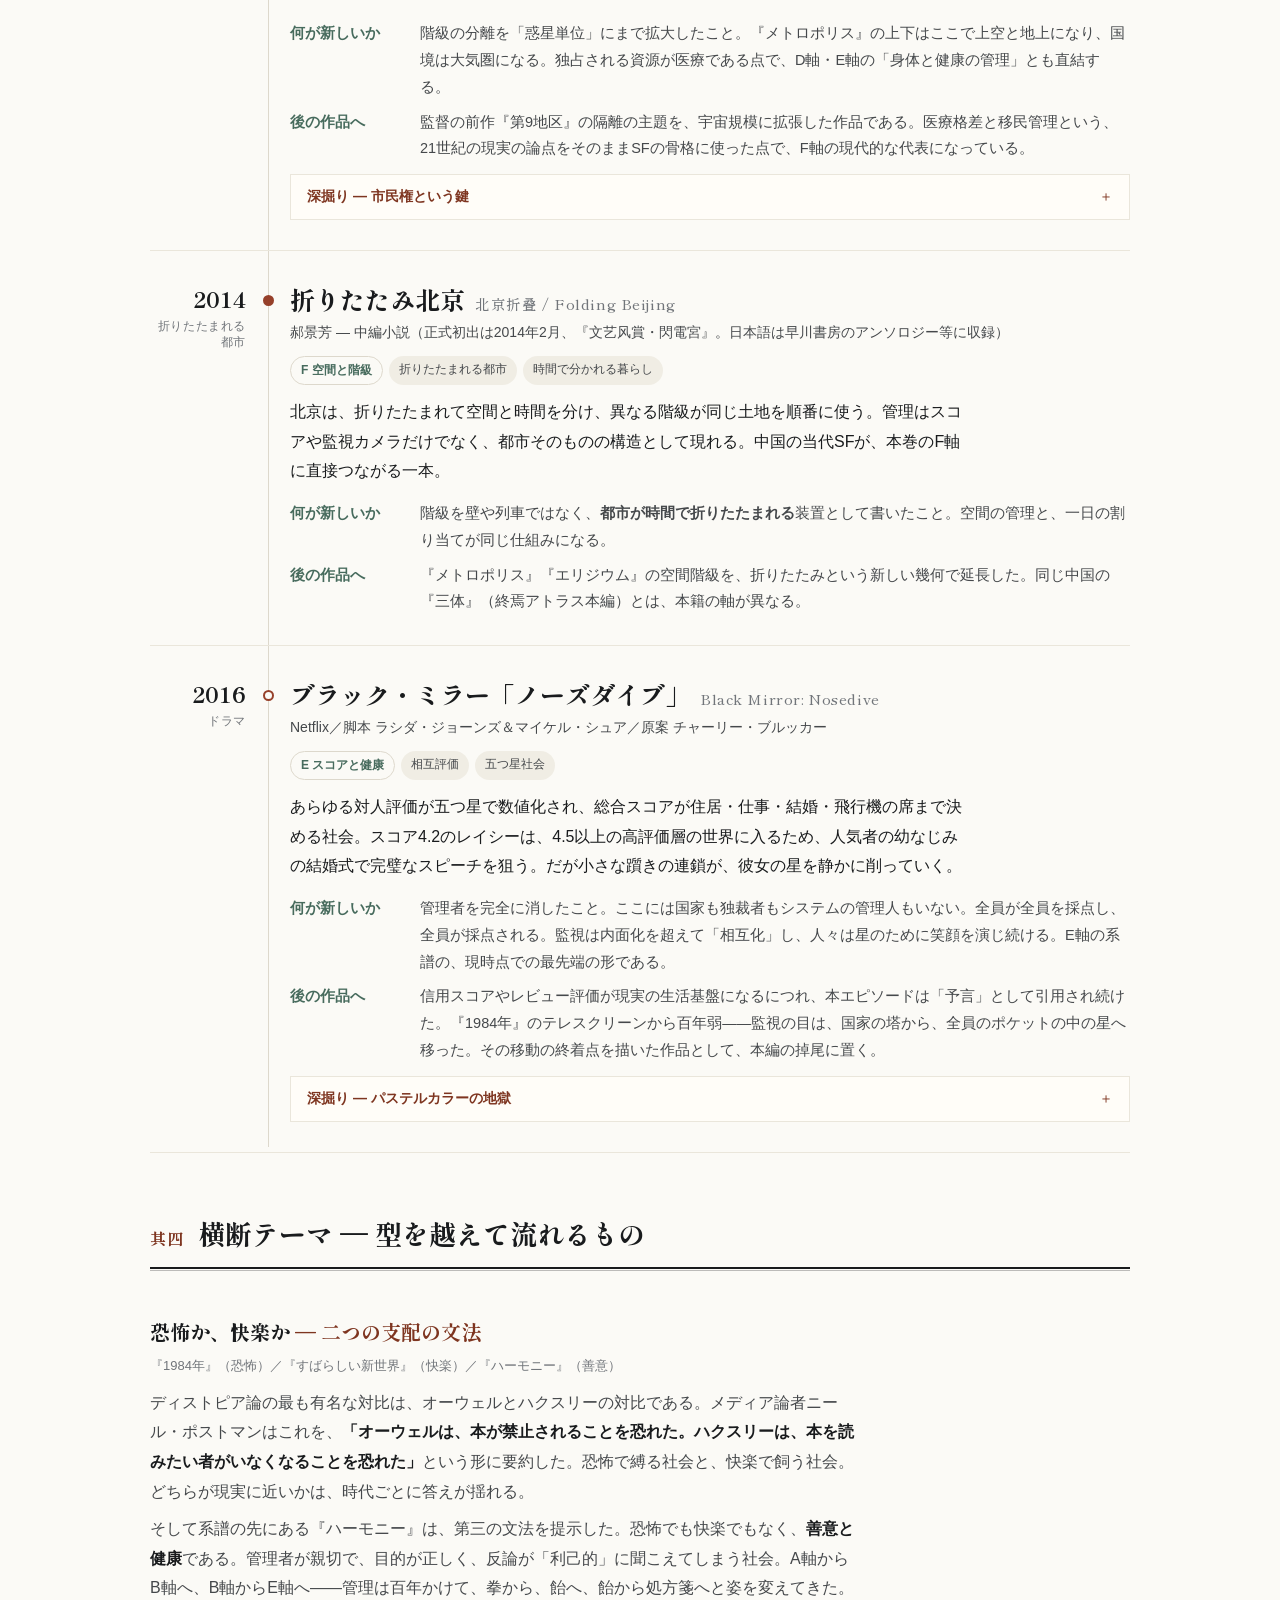
<file: management-society/index.html>
<!doctype html>
<html lang="ja">
  <head>
    <meta charset="utf-8" />
    <meta name="viewport" content="width=device-width, initial-scale=1, viewport-fit=cover" />
    <meta name="color-scheme" content="light dark" />
    <title>管理社会アトラス ― 社会は、どう管理されているか</title>
    <link rel="preconnect" href="https://fonts.googleapis.com" />
    <link rel="preconnect" href="https://fonts.gstatic.com" crossorigin />
    <link href="https://fonts.googleapis.com/css2?family=Shippori+Mincho+B1:wght@500;700;800&family=Zen+Kaku+Gothic+New:wght@400;500;700&display=swap" rel="stylesheet" />
    <link rel="stylesheet" href="../assets/css/atlas.css" />
    <link rel="manifest" href="../manifest.webmanifest" />
    <meta name="theme-color" content="#fbfaf6" media="(prefers-color-scheme: light)" />
    <meta name="theme-color" content="#101315" media="(prefers-color-scheme: dark)" />
    <link rel="icon" type="image/svg+xml" href="../icon.svg" />
    <link rel="apple-touch-icon" href="../apple-touch-icon.png" />
    <meta name="mobile-web-app-capable" content="yes" />
    <meta name="apple-mobile-web-app-capable" content="yes" />
    <meta name="apple-mobile-web-app-title" content="アトラス大全" />
  </head>
  <body data-atlas="management-society">
    <nav class="series-nav" aria-label="アトラスシリーズ">
      <div class="inner">
        <a class="home" href="../">アトラス大全</a>
        <div class="vols"><a href="../virtual-reality/">仮想現実</a><span class="sep" aria-hidden="true">/</span><a href="../spacetime/">時空間</a><span class="sep" aria-hidden="true">/</span><span class="here" aria-current="page">管理社会</span><span class="sep" aria-hidden="true">/</span><a href="../post-apocalypse/">ポストアポカリプス</a><span class="sep" aria-hidden="true">/</span><a href="../end-of-the-world/">終焉</a><span class="sep" aria-hidden="true">/</span><a href="../ai/">人工知能</a></div>
        <a class="index-link" href="../judgment/">判定</a>
        <a class="index-link" href="../memory/">記憶</a>
        <a class="index-link" href="../works/">作品一覧</a>
      </div>
    </nav>
    <main class="wrap">

      <div class="intro">
        <p class="kicker">アトラスシリーズ ― 世界の危機の時間軸／管理される社会</p>
        <h1>管理社会アトラス<span class="thin">― 社会が壊れたまま機能し続けるとき、何がそれを支えているのか ―</span></h1>
        <p class="lead">ポストアポカリプスが「社会が終わった後」の物語なら、ディストピアはその逆――<strong>社会が壊れたまま、しかし止まらずに機能し続ける</strong>物語である。街は動き、役所は開き、人々は出勤する。ただ、その日常のすべてが管理の網の目に織り込まれている。だからディストピアの作品の格は、世界がどれだけ暗いかではなく、<strong>管理の手段をどれだけ鋭く発明したか</strong>で決まる。</p>
        <p class="lead"><strong>本書が追うのは、ディストピアというジャンルではなく、人間を管理する夢の系譜である。</strong>プラトンの哲人王も、神の監視も、工場のストップウォッチも、健康のスコアも、すべて「社会を設計し、人間を配置し直せば幸福が作れる」という同じ夢の変奏として並べる。ジャンルの境界ではなく、管理の発明の連なりこそが本書の背骨である。</p>
        <p class="lead">このリストは二層構造で切る。第一層は原点『われら』。第二層は管理の手段による六つの型――恐怖、快楽と薬、情報、身体と生殖、スコアと健康、階級の固定である。同じ「監視社会」でも、オーウェルの恐怖とハクスリーの快楽と伊藤計劃の善意では、支配の文法がまったく違う。本編22作＋付録6作、全28作。</p>
        <p><a class="toc-link" href="#appendix">付録「エンタメに広がったディストピア」へ ↓</a>　殺し合いの見世物から垂直の食料台まで、本編の管理の型が大衆エンタメに溶けた先を置いた。『AKIRA』はポストアポカリプス側との相互参照として収める。</p>
        <figure class="hero">
          <img src="../assets/covers/management-society.webp" alt="ガラスのドームに覆われた格子状の都市と監視の目の塔、赤いローブの侍女たち、燃える本と散らばる薬、階級で分かれた長い列車と五つ星の評価を描いた系譜のイラスト" width="2048" height="1152" />
          <figcaption>左のガラスのドーム（原点の透明な管理）から、赤い侍女、燃える本と薬を経て、右の列車（固定された階級）と五つ星（スコア）まで。管理の手段の系譜を一枚に並べた。</figcaption>
        </figure>
      </div>

      <section class="block" id="how">
        <div class="block-head"><span class="no">其一</span><h2>読み方 ― 四つの問い</h2></div>
        <ol class="questions">
          <li><span class="qno">Q1</span><h3>管理の手段は何か</h3><p>恐怖か、快楽か、情報の独占か、身体の徴用か、健康の数値か、生まれの固定か。支配の道具立てが、そのまま作品の発明になる。本書の軸はこの問いで切る。</p></li>
          <li><span class="qno">Q2</span><h3>管理者に悪意はあるか</h3><p>古典の管理者には顔があった（統合者、ビッグ・ブラザー）。だが系譜が進むと、管理者は官僚制になり、システムになり、ついには「みんなの善意」になる。悪意が消えた管理ほど、逃げ場がない。</p></li>
          <li><span class="qno">Q3</span><h3>主人公は網の目のどこに立つか</h3><p>管理される側か、執行する側か、それとも運用する側か。『華氏451度』のモンターグも『PSYCHO-PASS』の常守朱も、最初は管理の側の人間だった。内部の人間の目が、管理の日常を最もよく映す。</p></li>
          <li><span class="qno">Q4</span><h3>管理は破綻するか、完成するか</h3><p>ディストピアの結末は、革命の成功では決まらない。『1984年』は敗北で終わり、『すばらしい新世界』は反逆者を島に送って存続する。管理が「完成」してしまう結末こそ、このジャンルの一番冷たい発明である。</p></li>
        </ol>
        <div class="flow" aria-label="系譜の流れ">
          <b>われら</b><span class="arr">→</span><b>恐怖で縛る</b><span class="arr">→</span><b>快楽で飼う</b><span class="arr">→</span><b>情報を消す</b><span class="arr">→</span><b>身体を数える</b><span class="arr">→</span><b>スコアで自律させる</b><span class="arr">→</span><b>階級に固定する</b>
        </div>
      </section>

      <section class="block" id="types">
        <div class="block-head"><span class="no">其二</span><h2>型の系譜 ― 管理の手段で切る</h2></div>
        <div class="types">
          <div class="type-row"><div class="type-mark">序<small>原点</small></div><div><h3>序 原点 ― すべての管理の設計図</h3><p>1921年、ジャンルの全装置が一冊に揃った。透明な建築、番号になる人間、時刻で区切られた一日。後のすべての型は、この原点の部品の組み替えである。</p><p class="works"><b>収録：</b>『われら』</p></div></div>
          <div class="type-row"><div class="type-mark">A<small>恐怖</small></div><div><h3>A 恐怖で管理する ― 監視と暴力</h3><p>見られているという感覚と、暴力の予告で人を縛る最も古い型。監視はやがて内面化され、人は独房の中で自分を監視するようになる。</p><p class="works"><b>収録：</b>『1984年』／『未来世紀ブラジル』／『Vフォー・ヴェンデッタ』</p></div></div>
          <div class="type-row"><div class="type-mark">B<small>快楽と薬</small></div><div><h3>B 快楽と薬で管理する ― 満足と設計</h3><p>縛るのではなく、満足させて飼う型。薬と娯楽で不満そのものを消し、さらに進んで条件付けと遺伝子の設計で「不満を持つ人間」を生まれないようにする。恐怖より静かで、反逆の取っ掛かりがない。</p><p class="works"><b>収録：</b>『すばらしい新世界』／『時計じかけのオレンジ』／『ガタカ』</p></div></div>
          <div class="type-row"><div class="type-mark">C<small>情報</small></div><div><h3>C 情報を管理する ― 焚書と検閲</h3><p>読むもの、知るものを断つ型。ただし系譜が示すのは、検閲は権力の命令だけで成立するのではないということだ。人々が自ら本を手放した社会で、焚書は仕上げに過ぎない。</p><p class="works"><b>収録：</b>『華氏451度』／『図書館戦争』</p></div></div>
          <div class="type-row"><div class="type-mark">D<small>身体と生殖</small></div><div><h3>D 身体と生殖を管理する ― 人口という資源</h3><p>身体、とりわけ生殖を国家の資源として徴用する型。子供が生まれすぎる社会でも、生まれなくなる社会でも、管理の手は同じ場所――女性の身体と「次の世代」――に伸びる。</p><p class="works"><b>収録：</b>『侍女の物語』／『チャイルド・オブ・メン』</p></div></div>
          <div class="type-row"><div class="type-mark">E<small>スコアと健康</small></div><div><h3>E スコアと健康で管理する ― 現代型</h3><p>21世紀の管理は、善意と数値の姿で来る。健康でいること、安全でいることが道徳になり、心と身体の状態は常時計測されてスコアになる。管理者に悪意はなく、むしろ管理される側が進んで差し出す。この型の中心は日本にあり、伊藤計劃が設計図を引いた。</p><p class="works"><b>収録：</b>『ハーモニー』／『虐殺器官』／『新世界より』／『PSYCHO-PASS』／『ブラック・ミラー』「ノーズダイブ」</p></div></div>
          <div class="type-row"><div class="type-mark">F<small>階級</small></div><div><h3>F 階級を固定する ― 場所と生まれの封印</h3><p>管理の最も素朴で、最も抜け出しにくい形。住む場所、乗る車両、生まれた世代そのものが身分になり、移動の不可能性が社会の安定装置になる。空間そのものが管理の道具になる型。</p><p class="works"><b>収録：</b>『メトロポリス』／『スノーピアサー』／『エリジウム』／『バトル・ロワイアル』／『第9地区』／『折りたたみ北京』</p></div></div>
        </div>
      </section>

      <section class="block" id="timeline">
        <div class="block-head"><span class="no">其三</span><h2>年表 ― 本編22作</h2></div>
        <div class="filters" role="group" aria-label="型で絞り込み">
          <button type="button" data-filter="all" aria-pressed="true">すべて</button>
          <button type="button" data-filter="pro" aria-pressed="false">序 原点</button>
          <button type="button" data-filter="a" aria-pressed="false">A 恐怖</button>
          <button type="button" data-filter="b" aria-pressed="false">B 快楽と薬</button>
          <button type="button" data-filter="c" aria-pressed="false">C 情報</button>
          <button type="button" data-filter="d" aria-pressed="false">D 身体と生殖</button>
          <button type="button" data-filter="e" aria-pressed="false">E スコアと健康</button>
          <button type="button" data-filter="f" aria-pressed="false">F 階級</button>
        </div>
        <p class="count" id="count"></p>
        <div class="timeline" id="tl">

<div class="frame-note">
  <h3>読み物 ― ユートピアの裏面<span class="frame-tag">序の思想枠／作品ではないため収録数に数えない</span></h3>
  <p>ディストピアは、ユートピアの失敗作ではない。<strong>ユートピアが成功した姿</strong>として描かれることが多いのが、このジャンルの肝である。『われら』の単一国家も、『すばらしい新世界』の世界国も、『ハーモニー』の生府社会も、設計者にとっては理想郷だった。飢えも戦争も病気もない社会と、自由のない社会は、設計図の上では同じ線で引かれている。</p>
  <p>だからディストピアの問いは「なぜこんな社会になったのか」ではなく、<strong>「幸福と管理は、どこまで両立するのか」</strong>になる。作品の格は、その境界線をどこに引き直したかで決まる。年表はここから、管理の手段の発明の順に並ぶのではなく、発表の順に並べる。手段の系譜は、時代とともに恐怖から快楽へ、快楽から数値へ、静かに移動していく。</p>
  <p>その裏面の系譜の真の出発点は、ユートピアという言葉が生まれるはるか前、<strong>プラトン『国家』（紀元前4世紀）</strong>にある。知恵を愛する<strong>哲人王</strong>が統治し、市民は魂の質によって<strong>金・銀・銅</strong>の三つの階級に分けられ、その身分は<strong>「高貴な嘘」</strong>――人は生まれながらに金属を混ぜて生まれたという神話――によって正当化される。国家に有害な物語を語る<strong>詩人は追放</strong>され（検閲の原型）、守護者階級では私有財産と家族が廃止され、子どもの<strong>繁殖までが優生的に管理</strong>される。理想国家の設計図であると同時に、管理社会の原型がここにすでに揃っている。20世紀、カール・ポパーは『開かれた社会とその敵』でプラトンを<strong>全体主義の源流</strong>として厳しく批判した――理想郷の設計と全体主義の設計が地続きであることを、哲学史自身が告発した形である。なお、このプラトンは『仮想現実アトラス』で「洞窟の比喩」を引いたのと同じプラトンである。影を実在と信じる囚人の寓話と、国家を隅々まで設計する『国家』は、同じ思想家の表と裏なのだ。</p>
  <p>モアが「ユートピア」と名づけるのは、それから約1900年後のことである。<strong>トマス・モア『ユートピア』（1516）</strong>は、プラトンの設計図を近代の言葉で引き継いだ。私有財産を廃し、一日六時間労働で全員が働き、宗教には寛容――ただし、その秩序は戸籍と移動の管理の上に立っていた。理想郷の設計図には、最初から管理の線が引かれていたのである。続く<strong>カンパネッラ『太陽の都』（1602）</strong>は、壁に全知識を描いた都市で教育と生殖までを共同管理する夢を描き、<strong>ベーコン『ニュー・アトランティス』（1627）</strong>は、科学者集団「ソロモンの家」が知識を独占して国を導く、科学による管理の夢を描いた。そして<strong>モリス『ユートピアだより』（1890）</strong>は産業革命への反発から、機械と国家を捨てた牧歌的な共同体を対置した――管理をなくすこともまた、一つの設計だった。</p>
  <p>ユートピアとディストピアは、別のジャンルではない。<strong>「社会を設計できる」という同じ夢の表と裏</strong>である。実際、『われら』も『すばらしい新世界』も、ユートピア文学への返答として書かれた。ザミャーチンは合理主義の理想郷の行き着く先を書き、ハクスリーは快楽と安定を極めた理想郷の値段を書いた。本編の年表は、この裏面の二千三百年を受けて始まる。</p>
</div>

<article class="entry core" data-type="pro" id="work-w-b970fb93">
  <div class="year">1921<small>小説</small></div>
  <div><h3>われら<span class="orig">Мы / We</span></h3><p class="byline">イェフゲニー・ザミャーチン（ロシア）</p>
  <ul class="tags"><li class="phase">序 原点</li><li>ガラスの国家</li><li>番号の人間</li></ul>
  <p class="desc">革命から千年、緑の壁に囲まれた単一国家では、市民は名前ではなく番号で呼ばれ、ガラスの建物に住み、一日は「時刻律」に分刻みで管理される。宇宙船インテグラルの建造技師D-503の日記が、女I-330との出会いによって「私」から「われら」への亀裂を記録していく。ディストピアというジャンルの全装置が、ここに最初に揃った。</p>
  <dl class="points"><div><dt>何が新しいか</dt><dd>管理を「透明性」で設計したこと。ガラスの建築は隠れる場所を消し、監視装置なしで全員が全員を見張る社会を作る。番号・時刻律・画一化という後のジャンルの標準装備は、すべてこの一冊が原型である。</dd></div>
  <div><dt>後の作品へ</dt><dd>オーウェルは本書を書評し、『1984年』の着想源の一つになった。ハクスリーの『すばらしい新世界』との類似も長く論じられてきた。E軸の「建築と制度による静かな管理」まで、本書の部品は百年間組み替えられ続けている。</dd></div></dl>
  <details class="deep"><summary>深掘り ― 発禁の原点</summary><div class="body"><p>本書はソ連で発禁となり、ロシア語での正式刊行は1988年まで待たなければならなかった。1924年に英訳が先に出るという逆転そのものが、描かれた社会の検閲（C軸の主題）を現実がなぞった形である。ジャンルの原点は、ジャンルが警告した通りの運命をたどった。</p></div></details></div>
</article>

<article class="entry" data-type="f" id="work-metropolis">
  <div class="year">1927<small>映画</small></div>
  <div><h3>メトロポリス<span class="orig">Metropolis</span></h3><p class="byline">監督 フリッツ・ラング（ドイツ）</p>
  <ul class="tags"><li class="phase">F 階級</li><li>垂直の都市</li><li>機械人間</li></ul>
  <p class="desc">摩天楼の上層に支配者が住み、地下深くに労働者の都市が広がる未来都市。労働者たちは巨大な機械の前で、時計の針のような動きで働き続ける。支配者の息子と、労働者の聖女マリアと、彼女に似せて作られた機械人間が、階級の断絶の上で交錯する。</p>
  <dl class="points"><div><dt>何が新しいか</dt><dd>階級を「空間の上下」として映像化したこと。以後のディストピアの階級表現――上と下、内と外――の文法はここに始まる。また、管理の手段が法律ではなく都市の構造そのものである点で、F軸の原点である。</dd></div>
  <div><dt>後の作品へ</dt><dd>『エリジウム』の「上空の富裕層」はこの垂直構造の宇宙版であり、『スノーピアサー』はそれを水平の列車に倒した変形である。機械人間マリアの姿は、後のSFの女性アンドロイド像の祖にもなった。</dd></div></dl>
  <details class="deep"><summary>深掘り ― 「仲介者は心でなければならない」</summary><div class="body"><p>本作の結論は、頭（支配者）と手（労働者）の仲介者は「心」でなければならない、という寓話的な一文に集約される。階級の固定を描いた最初の大作が、解決を制度ではなく感情に置いたことは、その後の作品がことごとく裏切っていく楽観として記憶されるべきだろう。</p></div></details></div>
</article>

<article class="entry core" data-type="b" id="work-brave-new-world">
  <div class="year">1932<small>小説</small></div>
  <div><h3>すばらしい新世界<span class="orig">Brave New World</span></h3><p class="byline">オルダス・ハクスリー（イギリス）</p>
  <ul class="tags"><li class="phase">B 快楽と薬</li><li>ソーマ</li><li>条件付け</li></ul>
  <p class="desc">フォード紀元632年。人は工場で量産され、階級ごとに知能を設計され、睡眠学習で価値観を刷り込まれて育つ。不快は幸福薬ソーマが即座に消し、消費と娯楽が回り続ける限り、誰も反逆を考えない。保護区から来た「野人」ジョンと総統ムスタファ・モンドの対話が、この世界の値段を問う。</p>
  <dl class="points"><div><dt>何が新しいか</dt><dd>支配の手段を恐怖から快楽へ反転させたこと。ここでは禁止ではなく供給が管理の道具であり、不満は弾圧される前に薬と娯楽で溶かされる。さらに生産段階で人間を設計する発想は、B軸の後半（遺伝子階級）への橋でもある。</dd></div>
  <div><dt>後の作品へ</dt><dd>「オーウェル型かハクスリー型か」は、現代の監視社会論の基本の対比になった。SNSと娯楽に囲まれた現実がハクスリー側に寄るたび、本書は読み直される。E軸の「善意と快楽の管理」はすべてこの子孫である。</dd></div></dl>
  <details class="deep"><summary>深掘り ― 反逆者は島へ行く</summary><div class="body"><p>この世界で反体制的な人間は、処刑も洗脳もされない。似た者同士が集まる島へ送られ、そこで自由に暮らす。管理が「完成」しているとは、反逆を潰す必要すらないということだ。Q4（管理は破綻するか、完成するか）への最も静かな回答がここにある。</p></div></details></div>
</article>

<article class="entry core" data-type="a" id="work-nineteen-eighty-four">
  <div class="year">1949<small>小説</small></div>
  <div><h3>1984年<span class="orig">Nineteen Eighty-Four</span></h3><p class="byline">ジョージ・オーウェル（イギリス）</p>
  <ul class="tags"><li class="phase">A 恐怖</li><li>テレスクリーン</li><li>二重思考</li><li>101号室</li></ul>
  <p class="desc">オセアニア。双方向のテレスクリーンが全家庭を見張り、真理省は過去の記録を日々書き換え、言語そのものがニュースピークへ削られていく。記録改竄を職とするウィンストン・スミスは、日記を書き、恋をし、そして愛情省の101号室で、自分の恐怖と向き合わされる。</p>
  <dl class="points"><div><dt>何が新しいか</dt><dd>監視・歴史改竄・言語統制・思考犯罪を、一つの全体主義の設計図として統合したこと。とりわけ「二重思考」――矛盾する信念を同時に保持する訓練――は、管理が外側の暴力から内側の認知へ侵入する仕組みの発明だった。</dd></div>
  <div><dt>後の作品へ</dt><dd>「ビッグ・ブラザー」「オーウェル的」は現実の政治言語に定着した。A軸の全作品がこの子孫であり、E軸のスコア社会も、テレスクリーンが「全員が持つ端末」に姿を変えた姿として読める。</dd></div></dl>
  <details class="deep"><summary>深掘り ― 敗北で終わる勇気</summary><div class="body"><p>結末でウィンストンは救われない。彼はビッグ・ブラザーを愛するようになって終わる。ディストピアの古典が「抵抗の物語」ではなく「同化の物語」で終わること――この容赦のなさが、後の作品の結末設計の水準を決めた。『Vフォー・ヴェンデッタ』のVが個人の復讐と解放にこだわるのも、この敗北への返答である。</p></div></details></div>
</article>

<article class="entry core" data-type="c" id="work-fahrenheit-451">
  <div class="year">1953<small>小説</small></div>
  <div><h3>華氏451度<span class="orig">Fahrenheit 451</span></h3><p class="byline">レイ・ブラッドベリ（アメリカ）</p>
  <ul class="tags"><li class="phase">C 情報</li><li>焚書</li><li>壁面テレビ</li></ul>
  <p class="desc">本が禁書となり、消防士（ファイアマン）の仕事が「本を焼くこと」になった社会。壁一面のテレビと耳に詰めるラジオが人々の時間を埋め尽くす。焚書の執行人モンターグは、焼け残る家と運命を共にした老女の姿に揺さぶられ、焼くはずの本を読み始める。</p>
  <dl class="points"><div><dt>何が新しいか</dt><dd>検閲の起源を、権力の命令ではなく大衆の側に置いたこと。この社会では、人々が先に本を手放し、深く考えることを面倒がり、焚書はその仕上げとして来た。C軸の主題は「奪われる情報」から「自ら手放す情報」へ、ここで反転する。</dd></div>
  <div><dt>後の作品へ</dt><dd>『図書館戦争』のメディア良化法は、この焚書の制度を日本の行政機構に移植した形である。また、短い動画と通知に時間を溶かす現代の読者は、ブラッドベリの壁面テレビの子孫として本書と向き合うことになる。</dd></div></dl>
  <details class="deep"><summary>深掘り ― 華氏451度という温度</summary><div class="body"><p>タイトルは「紙が自然発火する温度」とされる。ブラッドベリ自身、後年「これは検閲の話である前に、テレビが読書を殺す話だ」と語っている。管理の手段が国家の焚書から家庭の娯楽へ移る視点は、B軸の快楽管理とC軸を繋ぐ結節点になっている。</p></div></details></div>
</article>

<article class="entry" data-type="b" id="work-a-clockwork-orange">
  <div class="year">1962<small>小説／映画1971</small></div>
  <div><h3>時計じかけのオレンジ<span class="orig">A Clockwork Orange</span></h3><p class="byline">アンソニー・バージェス／映画 スタンリー・キューブリック</p>
  <ul class="tags"><li class="phase">B 快楽と薬</li><li>矯正の暴力</li><li>ルドヴィコ法</li></ul>
  <p class="desc">暴力に酔う少年アレックスは、国家の実験台にされる。薬物と映像で暴力への嫌悪を条件付けする「ルドヴィコ法」は、彼から暴力だけでなく、ベートーヴェンを愛する心と、選ぶ自由そのものを奪う。善良だが選択できない人間は、人間と言えるのか。</p>
  <dl class="points"><div><dt>何が新しいか</dt><dd>管理の手段としての「治療」を描いたこと。B軸の条件付けが、快楽の供給ではなく暴力の矯正に使われるとき、国家は悪人を罰するのではなく「善人」を製造し始める。自由意志なき善の是非という問いは、後のスコア社会（E軸）の倫理問題の原型である。</dd></div>
  <div><dt>後の作品へ</dt><dd>『PSYCHO-PASS』の潜在犯への事前対処や、『ハーモニー』の健康の強制は、「問題が起きる前に人間を直す」という発想の系譜にある。ナドサット語という造語の文体も、言語と管理の関係（『1984年』のニュースピーク）への返答になっている。</dd></div></dl>
  <details class="deep"><summary>深掘り ― 欠けた最終章</summary><div class="body"><p>バージェスの原作は全21章で、アレックスの成長を示す最終章がある。だがアメリカ版では長く最終章が省かれ、キューブリックの映画もその版に基づいた。つまり世界的に有名な「救いのない結末」は、編集の事情が生んだ偶然でもある。管理されるテキストという意味で、本書自体がC軸的な運命をたどったのは皮肉である。</p></div></details></div>
</article>

<article class="entry" data-type="a" id="work-v-for-vendetta">
  <div class="year">1982<small>漫画／映画2005</small></div>
  <div><h3>Vフォー・ヴェンデッタ<span class="orig">V for Vendetta</span></h3><p class="byline">アラン・ムーア＆デイヴィッド・ロイド（イギリス）／映画 ジェームズ・マクティーグ</p>
  <ul class="tags"><li class="phase">A 恐怖</li><li>監視国家</li><li>仮面</li></ul>
  <p class="desc">核戦争後のイギリスを、ファシスト政権ノースファイアが監視と恐怖で統治する。ガイ・フォークスの仮面を被った男Vは、国家の象徴を爆破しながら、保護した少女イヴィーを「教育」していく。恐怖で管理する国家への返答として、本作は恐怖を国家の側へ撃ち返す。</p>
  <dl class="points"><div><dt>何が新しいか</dt><dd>A軸の中で、反逆の側の設計を最も深く描いたこと。Vの革命は軍隊ではなく象徴と物語で戦われ、「アイデアは銃弾に当たらない」という主張が作品の構造そのものになっている。また、イヴィーへの過酷な「再教育」は、解放者もまた管理の手法を使うという冷めた視線を含む。</dd></div>
  <div><dt>後の作品へ</dt><dd>映画版の仮面は現実に流出し、アノニマスや各地の抗議運動の記号になった。フィクションの管理批判が現実の抵抗の道具になるという逆流は、このジャンルでは本作が最大の事例である。付録の『ハンガー・ゲーム』の「燃えるドレス」のような象徴戦も、この系譜にある。</dd></div></dl>
  <details class="deep"><summary>深掘り ― 原作者の距離</summary><div class="body"><p>ムーアは映画化に距離を置いたことで知られる。だが作品自体は、サッチャー政権下のイギリスへの応答として書かれた。A軸の恐怖管理は、遠い未来の話ではなく「今の政治の延長」として描く――その同時代性が、本作を古典の側に押し上げた。</p></div></details></div>
</article>

<article class="entry" data-type="d" id="work-the-handmaid-s-tale">
  <div class="year">1985<small>小説</small></div>
  <div><h3>侍女の物語<span class="orig">The Handmaid's Tale</span></h3><p class="byline">マーガレット・アトウッド（カナダ）</p>
  <ul class="tags"><li class="phase">D 身体と生殖</li><li>ギレアド共和国</li><li>儀式</li></ul>
  <p class="desc">出生率の激減した近未来のアメリカに、キリスト教原理主義のギレアド共和国が成立する。子供を産める女性は「侍女」として司令官の家庭に配属され、月に一度の「儀式」で子を宿すことを義務づけられる。名前を奪われ「オブフレッド（フレッドのもの）」と呼ばれる女の独白が、日常化した徴用の内側を描く。</p>
  <dl class="points"><div><dt>何が新しいか</dt><dd>管理の対象を「生殖」に絞り、その運用を儀式と日常の作法として描いたこと。恐怖は銃ではなく、挨拶の定型句、服装の色分け、買い物の同行といった生活の細部に宿る。D軸の文法はここで確立した。</dd></div>
  <div><dt>後の作品へ</dt><dd>2017年のドラマ化を機に、赤いローブと白い帽子は現実の抗議運動（中絶規制への反対）の衣装として世界各地に現れた。『Vフォー・ヴェンデッタ』の仮面と並び、フィクションの管理の記号が現実の抵抗の記号に転用された双璧である。</dd></div></dl>
  <details class="deep"><summary>深掘り ― 「実際に起きたことだけを使う」</summary><div class="body"><p>アトウッドは執筆にあたり、作中の制度や出来事は「歴史上、人間が実際に行ったこと」だけを使うという規則を自分に課したと語っている。ギレアドの残酷さが空想ではなく前例の組み立てでできていること――それが本書の、管理の設計図としての精度と恐ろしさの源である。</p></div></details></div>
</article>

<article class="entry" data-type="a" id="work-brazil">
  <div class="year">1985<small>映画</small></div>
  <div><h3>未来世紀ブラジル<span class="orig">Brazil</span></h3><p class="byline">監督 テリー・ギリアム（イギリス）</p>
  <ul class="tags"><li class="phase">A 恐怖</li><li>官僚制</li><li>書類</li></ul>
  <p class="desc">情報省がすべてを記録する官僚国家。ある日、印刷の誤字ひとつで無関係の男がテロリストと誤認され、逮捕され、死ぬ。平凡な役人サムは書類の山とダクトの迷宮の中で、夢に見る翼の逃避へ少しずつ傾いていく。恐怖の正体はイデオロギーではなく、事務処理の暴走だった。</p>
  <dl class="points"><div><dt>何が新しいか</dt><dd>管理者に悪意を消したこと。ここにはビッグ・ブラザーの顔はなく、あるのは様式と手続きと「担当外です」という返答だけだ。誰も責任を取らない管理、謝罪なきシステムの恐怖は、E軸の現代型への直接の橋である。</dd></div>
  <div><dt>後の作品へ</dt><dd>『ハーモニー』の善意の生府も、『PSYCHO-PASS』のシビュラも、「悪意なき管理」という点で本作の子孫である。また結末の処理――現実の敗北と夢の中の解放の重ね方――は、『1984年』の同化とは別の、逃避という回答を提示した。</dd></div></dl>
  <details class="deep"><summary>深掘り ― 誤字ひとつの死</summary><div class="body"><p>発端は、ハエがタイプライターに落ちて「Tuttle」が「Buttle」になる事故である。管理社会の恐ろしさは、悪意の精度ではなく、間違いを正す回路が存在しないことにある。訂正の申請書類がまた間違いを生む――この笑いと紙一重の絶望が、本作をコメディの顔をしたA軸の到達点にしている。</p></div></details></div>
</article>

<article class="entry" data-type="b" id="work-gattaca">
  <div class="year">1997<small>映画</small></div>
  <div><h3>ガタカ<span class="orig">Gattaca</span></h3><p class="byline">監督 アンドリュー・ニコル（アメリカ）</p>
  <ul class="tags"><li class="phase">B 快楽と薬</li><li>遺伝子階級</li><li>生まれの設計</li></ul>
  <p class="desc">出生時に遺伝子で寿命も適性も判定される社会。自然受胎で生まれた「不適正者」のヴィンセントは、宇宙飛行士の夢のために、事故で身を壊した「適正者」ジェロームの血液と尿と身分を買う。抜け毛一本、皮膚片ひとつが身分を暴く世界で、彼は毎日、自分の身体を「消去」して出勤する。</p>
  <dl class="points"><div><dt>何が新しいか</dt><dd>管理の手段を「生まれる前の設計」に置いたこと。ここでは誰も監視されていないし、薬もいらない。門は遺伝子検査で自動的に開閉し、差別は手続きの顔をして現れる。B軸の条件付けが遺伝子に置き換わった姿であり、同時にF軸の階級固定と地続きである。</dd></div>
  <div><dt>後の作品へ</dt><dd>遺伝子検査と適性判定が現実のサービスになるにつれ、本作は「最も静かに予言的だったディストピア」と評価を上げてきた。E軸の数値管理――身体データがそのまま身分になる社会――の映画側の起点でもある。</dd></div></dl>
  <details class="deep"><summary>深掘り ― 意志の配分</summary><div class="body"><p>ヴィンセントの台詞に「疲れるために力を取っておかなかった」という趣旨の一節がある。設計された人間が設計通りの人生を生き、設計外の人間がすべてを賭ける。この反転は、優生学への批判であると同時に、「適性」という数値への最も古い反論の形をしている。後のスコアもの（ノーズダイブ）も、結局はこの反論の変奏である。</p></div></details></div>
</article>

<article class="entry" data-type="f" id="work-w-574b79ff">
  <div class="year">1999<small>小説／映画2000</small></div>
  <div><h3>バトル・ロワイアル</h3><p class="byline">高見広春／映画 深作欣二</p>
  <ul class="tags"><li class="phase">F 階級</li><li>世代の固定</li><li>プログラム</li></ul>
  <p class="desc">大東亜共和国。無作為に選ばれた中学3年の一クラスが、無人島で最後の一人になるまで殺し合う「プログラム」が、BR法のもとで毎年実施される。大人たちが若者への恐怖と統制のために作った制度は、生徒同士の信頼を最も効率よく壊す装置として機能する。</p>
  <dl class="points"><div><dt>何が新しいか</dt><dd>階級の固定を「世代」で行ったこと。ここで固定されるのは生まれの身分ではなく、「大人／若者」という通過不可能な境であり、選別はくじ引きの無作為さで正当化される。管理の見せしめとしての殺し合いを、教育と国家行事の顔で描いた点も新しい。</dd></div>
  <div><dt>後の作品へ</dt><dd>付録の『ハンガー・ゲーム』『イカゲーム』へ続く「殺し合いの見世物」の系譜の、日本側の起点である。発表当時の社会的論争そのものが、作品の主題（大人の若者への恐怖）を現実がなぞる形になった。</dd></div></dl>
  <details class="deep"><summary>深掘り ― キタノという教師</summary><div class="body"><p>映画版で深作欣二は、担任キタノをビートたけしに演じさせた。制度の執行者でありながら、生徒への歪んだ愛着を抱える教師の存在が、プログラムを「国家の暴力」から「大人と子供の関係の寓話」へ引き戻す。F軸の固定は、制度だけでなく感情の形でも行われることがここに示されている。</p></div></details></div>
</article>

<article class="entry" data-type="c" id="work-w-c4999907">
  <div class="year">2006<small>小説</small></div>
  <div><h3>図書館戦争</h3><p class="byline">有川浩</p>
  <ul class="tags"><li class="phase">C 情報</li><li>メディア良化法</li><li>図書隊</li></ul>
  <p class="desc">有害図書を取り締まるメディア良化法が施行され、検閲の実力部隊「良化隊」が書店と図書館を襲う。対する図書館は「図書館の自由」を守る武装組織「図書隊」を持ち、本を守るために戦う。主人公・笠原郁は、かつて本を守ってくれた「王子様」に憧れて図書隊に入る。</p>
  <dl class="points"><div><dt>何が新しいか</dt><dd>検閲という重い主題を、ラブコメとアクションのエンタメの型に載せて大衆化したこと。しかも舞台は遠い未来ではなく、現実の「図書館の自由に関する宣言」が存在する日本の延長線上にある。C軸の焚書が、行政手続きと日常の職場の姿で描かれる。</dd></div>
  <div><dt>後の作品へ</dt><dd>『華氏451度』の焚書を「制度と日常」の側から描き直した日本側の対応物である。本を守る側が武装するという逆転の設定は、情報管理への対抗手段が「もう一つの組織」にならざるを得ない現実の皮肉も含んでいる。</dd></div></dl>
  <details class="deep"><summary>深掘り ― 図書館の自由に関する宣言</summary><div class="body"><p>作中の図書隊の理念は、日本図書館協会が1954年に採択した実在の宣言に基づく。「図書館は資料収集の自由を有する」という現実の文章が、フィクションの中で銃を取る理由になる。この接続があるからこそ、本作の検閲は空想ではなく「あと一歩」の距離で描かれる。</p></div></details></div>
</article>

<article class="entry" data-type="d" id="work-children-of-men">
  <div class="year">2006<small>映画</small></div>
  <div><h3>チャイルド・オブ・メン<span class="orig">Children of Men</span></h3><p class="byline">監督 アルフォンソ・キュアロン／原作 P・D・ジェイムズ『人類の子供たち』（1992）</p>
  <ul class="tags"><li class="phase">D 身体と生殖</li><li>出生ゼロ</li><li>難民管理</li></ul>
  <p class="desc">人類に子供が生まれなくなって18年。最年少の人間が18歳で死に、世界は希望を失って崩れていく。かろうじて秩序を保つイギリスは難民を檻に収容する管理国家となり、その中で、奇跡的に妊娠した若い難民の女キーを国境の外へ運ぶ仕事が、元活動家の男に託される。</p>
  <dl class="points"><div><dt>何が新しいか</dt><dd>D軸を反転させたこと。『侍女の物語』が「産める身体の徴用」なら、本作は「産めない世界での、たった一つの妊娠の奪い合い」である。管理の対象は人口の抑制ではなく、人類の未来そのものになる。国家も反政府組織も、キーの身体を「資源」として扱う点では同じだ。</dd></div>
  <div><dt>後の作品へ</dt><dd>少子化が現実の政治課題になるにつれ、本作の前提は寓話から予言の側へ移動してきた。長回しの戦場シーンの撮影文法とあわせ、「終わりゆく世界の管理」という点で、ポストアポカリプスアトラス側とも地続きの作品である。</dd></div></dl>
  <details class="deep"><summary>深掘り ― 銃声が止む瞬間</summary><div class="body"><p>クライマックス、戦闘のただ中で赤ん坊の泣き声が響き、兵士たちが武器を下ろして跪く場面がある。管理も戦争も、「次の世代」という前提を失ったときに始まった暴力だったことが、この静寂で一瞬だけ可視化される。D軸の作品の中で、出生が希望として描かれる稀な例である。</p></div></details></div>
</article>

<article class="entry" data-type="e" id="work-w-43e40e77">
  <div class="year">2007<small>小説</small></div>
  <div><h3>虐殺器官</h3><p class="byline">伊藤計劃</p>
  <ul class="tags"><li class="phase">E スコアと健康</li><li>監視の内側と外側</li><li>虐殺の文法</li></ul>
  <p class="desc">9・11後、先進国は生体情報による徹底した管理でテロを封じ込めた。だが世界の紛争地帯では、内戦と虐殺が連鎖していく。その中心に現れる男ジョン・ポールは、言語に潜む「虐殺の文法」を解き明かしたと言う。彼を追う米軍大尉クラヴィス・シェパードの任務が、管理社会の二重構造を暴いていく。</p>
  <dl class="points"><div><dt>何が新しいか</dt><dd>管理を「一つの社会」ではなく「世界の配分」として描いたこと。先進国の安全な監視社会と、虐殺の続く周縁は、同じシステムの表と裏である。E軸のスコア管理は、守る対象を選別する技術でもあるという視点がここに立つ。</dd></div>
  <div><dt>後の作品へ</dt><dd>翌年の『ハーモニー』と対をなす伊藤計劃の設計図の半分である。管理の「外側」を描いた本作と、「内側の完成形」を描いた『ハーモニー』を続けて読むと、E軸の全体図が見える。『PSYCHO-PASS』の「システムの外の人間」という主題もこの系譜にある。</dd></div></dl>
  <details class="deep"><summary>深掘り ― 言葉が人を殺す</summary><div class="body"><p>「虐殺の文法」という発想は、言語が思考と行動を規定するという言語学の仮説を、兵器の水準まで押し上げたものである。『1984年』のニュースピークが「考えられなくする言語」なら、こちらは「殺させてしまう言語」。C軸の情報管理とE軸の身体管理が、言語という一点で交差する。</p></div></details></div>
</article>

<article class="entry core" data-type="e" id="work-harmony">
  <div class="year">2008<small>小説</small></div>
  <div><h3>ハーモニー<span class="orig">&lt;harmony/&gt;</span></h3><p class="byline">伊藤計劃</p>
  <ul class="tags"><li class="phase">E スコアと健康</li><li>生府</li><li>WatchMe</li><li>善意の管理</li></ul>
  <p class="desc">大災厄（ザ・メイルストロム）を経た世界では、「生府」という行政機構と、体内に埋め込まれた医療分子機械WatchMeが、人類の健康を完全に管理していた。病気も怪我もなく、健康であることが最高の道徳になった社会で、少女時代に「死ぬこと」で抵抗を試みた霧慧トァンは、螺旋監察官として世界の自殺の連鎖を追う。</p>
  <dl class="points"><div><dt>何が新しいか</dt><dd>管理から悪意と恐怖を完全に取り除いたこと。ここには独裁者も秘密警察もいない。あるのは善意、医療、そして「あなたのため」という言葉だけだ。それでも人は管理されている――むしろ善意である分だけ、反論の言葉が奪われる。E軸の到達点であり、『すばらしい新世界』の快楽管理の正統な後継である。</dd></div>
  <div><dt>後の作品へ</dt><dd>健康データの常時計測とスコア化が現実のサービス（ウェアラブル、保険、健康経営）になるにつれ、本作は日本のディストピア論の中心に座り続けた。『PSYCHO-PASS』のシビュラの「幸福の最大化」との対比も、E軸内部の重要な読み筋である。</dd></div></dl>
  <details class="deep"><summary>深掘り ― 意識はバグか、魂か</summary><div class="body"><p>本作の問いは管理論に留まらない。完璧に管理された身体と社会の中で、「意識」という不具合こそが人間の証なのではないか――ミァハの思想は、物語を「管理への抵抗」から「人間とは何か」の形而上学へ押し上げる。管理が完成した世界の最後の問いは、政治ではなく哲学になる。</p></div></details></div>
</article>

<article class="entry" data-type="e" id="work-w-979420f1">
  <div class="year">2008<small>小説</small></div>
  <div><h3>新世界より</h3><p class="byline">貴志祐介</p>
  <ul class="tags"><li class="phase">E スコアと健康</li><li>村の管理</li><li>教育と忘却</li></ul>
  <p class="desc">人類が「呪力」という超能力を手にして千年。日本の村落共同体では、子供たちは学校で厳密に選別され、管理され、危険と判断された者は静かに「いなかったこと」にされる。人は人を殺せないよう遺伝子に「愧死機構」を埋め込まれ、秩序は教育と記憶の操作で保たれている。主人公・早季の回想が、村の平和の値段を暴いていく。</p>
  <dl class="points"><div><dt>何が新しいか</dt><dd>管理の単位を「国家」から「村」に縮めたこと。監視装置は近所の目と学校の評価であり、処分は委員会の合議で静かに決まる。日本の共同体の同調圧力を、そのまま管理技術として描いた点で、E軸の中でも特異な位置にある。</dd></div>
  <div><dt>後の作品へ</dt><dd>化けネズミ（クイーラット）をめぐる終盤の反転は、F軸の階級固定――誰を「人間」の内側に数えるか――の問題を突く。管理社会の物語が、そのまま人間の定義の物語になるという設計は、『虐殺器官』の言語論と並ぶ日本SFの到達点である。</dd></div></dl>
  <details class="deep"><summary>深掘り ― 忘却という管理</summary><div class="body"><p>この村では、都合の悪い記憶は催眠と教育で消される。『1984年』の真理省が記録を書き換えるのに対し、ここでは人の頭の中の記憶そのものが書き換わる。C軸の情報管理が内面化しきった姿であり、「忘れさせられること」が最も静かな管理であることを示している。</p></div></details></div>
</article>

          <article class="entry" data-type="f" id="work-district-9">
            <div class="year">2009<small>居住区の境界</small></div>
            <div>
              <h3>第9地区<span class="orig">District 9</span></h3>
              <p class="byline">ニール・ブロムカンプ ― 映画（2009年8月28日、南アフリカ公開）</p>
              <ul class="tags"><li class="phase">F 空間と階級</li><li>収容区</li><li>来訪者</li></ul>
              <p class="desc">異星の来訪者たちは、都市の一画に収容されて暮らす。管理は法律の条文だけでなく、居住区の境界そのものとして現れる。アフリカ大陸を主たる舞台と制作の場所にした、本巻では数少ない一本。</p>
              <dl class="points">
                <div><dt>何が新しいか</dt><dd>管理社会の空間を、未来都市の上層／下層ではなく、<strong>いまそこにある収容区</strong>として撮ったこと。F軸の階級が、居住の許可として現れる。</dd></div>
                <div><dt>後の作品へ</dt><dd>『エリジウム』や『スノーピアサー』が空間で階級を分ける近縁。来訪者を「管理される他者」として書く点で、本巻の監視・収容の系譜にも接続する。</dd></div>
              </dl>
            </div>
          </article>

<article class="entry" data-type="e" id="work-psychopass">
  <div class="year">2012<small>アニメ</small></div>
  <div><h3>PSYCHO-PASS サイコパス</h3><p class="byline">制作 Production I.G／総監督 本広克行／脚本 虚淵玄ほか</p>
  <ul class="tags"><li class="phase">E スコアと健康</li><li>シビュラシステム</li><li>犯罪係数</li></ul>
  <p class="desc">2113年の日本。人の心理状態は「サイコパス」として計測され、犯罪を犯す可能性は「犯罪係数」として数値化される。潜在犯は犯行前に執行され、適性は職業選択にまで及ぶ。厚生省公安局の新人監視官・常守朱は、係数でしか撃てない銃ドミネーターを手に、数値に映らない犯罪者・槙島聖護と対峙する。</p>
  <dl class="points"><div><dt>何が新しいか</dt><dd>管理の対象を「行動」から「まだ何もしていない心」に前倒ししたこと。犯罪係数は行為ではなく可能性を裁く。しかもシビュラは万能の機械ではなく、その正体の開示によって「管理者とは誰か」というQ2を最も鋭く突いた作品になった。</dd></div>
  <div><dt>後の作品へ</dt><dd>『ハーモニー』の健康の数値化を、精神と治安の領域に拡張した対応物である。信用スコアやリスク評価が現実に広がる中で、本作の「数値に人生を委ねることへの不安」は、E軸の議論の入口として機能し続けている。</dd></div></dl>
  <details class="deep"><summary>深掘り ― シビュラの正体と朱の選択</summary><div class="body"><p>シビュラシステムの正体を知った常守朱は、それでもシステムを倒さない。「今の社会にはこれが必要で、壊せばより悪いものが来る」という判断は、ディストピアの主人公としては異例の「管理との妥協」である。Q4への回答として、革命でも同化でもない第三の道――監視し続ける側に残ること――を提示した点が、本作の批評性の中核にある。</p></div></details></div>
</article>

<article class="entry" data-type="f" id="work-snowpiercer">
  <div class="year">2013<small>映画</small></div>
  <div><h3>スノーピアサー<span class="orig">Snowpiercer</span></h3><p class="byline">監督 ポン・ジュノ／原作 ジャック・ロブ＆ジャン＝マルク・ロシェット『Le Transperceneige』</p>
  <ul class="tags"><li class="phase">F 階級</li><li>列車</li><li>前方への革命</li></ul>
  <p class="desc">地球温暖化を止めるための物質散布が裏目に出て、世界は凍結した。生き残った人類は、永久機関で世界を周回し続ける列車ウィルフォード号の中にいる。最後尾の車両で貧民が押し込められ、前方ほど豊かになる階級の列。尾部の男カーティスは、前へ、前へと進む革命を率いる。</p>
  <dl class="points"><div><dt>何が新しいか</dt><dd>階級を「一本の線」にしたこと。列車では身分がそのまま位置になり、革命は文字通り前進運動になる。『メトロポリス』の垂直の階級を水平に倒し、移動可能性そのものを物語の推進力に変えた設計が鮮やかである。</dd></div>
  <div><dt>後の作品へ</dt><dd>付録の『プラットフォーム』は、この線を再び垂直に戻した寓話である。また作中で明かされる「革命すら管理の一部だった」という構造は、Q4（管理の完成）の映像表現として『1984年』以来の冷たさを持つ。</dd></div></dl>
  <details class="deep"><summary>深掘り ― エンジンという神</summary><div class="body"><p>列車の心臓であるエンジンは「聖なるもの」として崇められ、その維持が全階級の存在理由になっている。管理の正当化が宗教の形を取ること、そして革命の指導者までがその物語の内部に組み込まれていること。二重の閉塞が、本作を単なる階級闘争の映画で終わらせていない。</p></div></details></div>
</article>

<article class="entry" data-type="f" id="work-elysium">
  <div class="year">2013<small>映画</small></div>
  <div><h3>エリジウム<span class="orig">Elysium</span></h3><p class="byline">監督 ニール・ブロムカンプ（アメリカ）</p>
  <ul class="tags"><li class="phase">F 階級</li><li>軌道ステーション</li><li>医療の格差</li></ul>
  <p class="desc">2154年。富裕層は軌道上のステーション「エリジウム」に移住し、あらゆる病を治す医療ポッドと美しい環境を独占する。残された地球はスラムと化し、人々は工場で搾取される。被曝事故で余命5日となった労働者マックスは、エリジウムの医療に辿り着くため、自らの身体にデータを埋め込む。</p>
  <dl class="points"><div><dt>何が新しいか</dt><dd>階級の分離を「惑星単位」にまで拡大したこと。『メトロポリス』の上下はここで上空と地上になり、国境は大気圏になる。独占される資源が医療である点で、D軸・E軸の「身体と健康の管理」とも直結する。</dd></div>
  <div><dt>後の作品へ</dt><dd>監督の前作『第9地区』の隔離の主題を、宇宙規模に拡張した作品である。医療格差と移民管理という、21世紀の現実の論点をそのままSFの骨格に使った点で、F軸の現代的な代表になっている。</dd></div></dl>
  <details class="deep"><summary>深掘り ― 市民権という鍵</summary><div class="body"><p>エリジウムの医療ポッドは、市民権を持つ者にしか作動しない。技術は万人を救えるのに、鍵は身分である。管理の本質が「能力の不足」ではなく「アクセスの設計」にあることを、本作は最も分かりやすい形で示している。ガタカの遺伝子の門と同じ構造が、ここでは市民権の門になっている。</p></div></details></div>
</article>

          <article class="entry core" data-type="f" id="work-folding-beijing">
            <div class="year">2014<small>折りたたまれる都市</small></div>
            <div>
              <h3>折りたたみ北京<span class="orig">北京折叠 / Folding Beijing</span></h3>
              <p class="byline">郝景芳 ― 中編小説（正式初出は2014年2月、『文艺风賞・閃電宮』。日本語は早川書房のアンソロジー等に収録）</p>
              <ul class="tags"><li class="phase">F 空間と階級</li><li>折りたたまれる都市</li><li>時間で分かれる暮らし</li></ul>
              <p class="desc">北京は、折りたたまれて空間と時間を分け、異なる階級が同じ土地を順番に使う。管理はスコアや監視カメラだけでなく、都市そのものの構造として現れる。中国の当代SFが、本巻のF軸に直接つながる一本。</p>
              <dl class="points">
                <div><dt>何が新しいか</dt><dd>階級を壁や列車ではなく、<strong>都市が時間で折りたたまれる</strong>装置として書いたこと。空間の管理と、一日の割り当てが同じ仕組みになる。</dd></div>
                <div><dt>後の作品へ</dt><dd>『メトロポリス』『エリジウム』の空間階級を、折りたたみという新しい幾何で延長した。同じ中国の『三体』（終焉アトラス本編）とは、本籍の軸が異なる。</dd></div>
              </dl>
            </div>
          </article>

<article class="entry" data-type="e" id="work-black-mirror-nosedive">
  <div class="year">2016<small>ドラマ</small></div>
  <div><h3>ブラック・ミラー「ノーズダイブ」<span class="orig">Black Mirror: Nosedive</span></h3><p class="byline">Netflix／脚本 ラシダ・ジョーンズ＆マイケル・シュア／原案 チャーリー・ブルッカー</p>
  <ul class="tags"><li class="phase">E スコアと健康</li><li>相互評価</li><li>五つ星社会</li></ul>
  <p class="desc">あらゆる対人評価が五つ星で数値化され、総合スコアが住居・仕事・結婚・飛行機の席まで決める社会。スコア4.2のレイシーは、4.5以上の高評価層の世界に入るため、人気者の幼なじみの結婚式で完璧なスピーチを狙う。だが小さな躓きの連鎖が、彼女の星を静かに削っていく。</p>
  <dl class="points"><div><dt>何が新しいか</dt><dd>管理者を完全に消したこと。ここには国家も独裁者もシステムの管理人もいない。全員が全員を採点し、全員が採点される。監視は内面化を超えて「相互化」し、人々は星のために笑顔を演じ続ける。E軸の系譜の、現時点での最先端の形である。</dd></div>
  <div><dt>後の作品へ</dt><dd>信用スコアやレビュー評価が現実の生活基盤になるにつれ、本エピソードは「予言」として引用され続けた。『1984年』のテレスクリーンから百年弱――監視の目は、国家の塔から、全員のポケットの中の星へ移った。その移動の終着点を描いた作品として、本編の掉尾に置く。</dd></div></dl>
  <details class="deep"><summary>深掘り ― パステルカラーの地獄</summary><div class="body"><p>本作の画面は、ディストピアの定番である暗さとは正反対のパステルカラーと柔らかい光で統一されている。管理が完成した社会は、見た目には最も心地よい。この美術の選択自体が、『ハーモニー』の善意の管理と同じ主張――「ディストピアは優しい顔で来る」――を映像で言い直したものになっている。</p></div></details></div>
</article>

        </div>
      </section>

      <section class="block" id="themes">
        <div class="block-head"><span class="no">其四</span><h2>横断テーマ ― 型を越えて流れるもの</h2></div>

        <div class="essay">
          <h3>恐怖か、快楽か <span class="vs">― 二つの支配の文法</span></h3>
          <p class="sub">『1984年』（恐怖）／『すばらしい新世界』（快楽）／『ハーモニー』（善意）</p>
          <p>ディストピア論の最も有名な対比は、オーウェルとハクスリーの対比である。メディア論者ニール・ポストマンはこれを、<strong>「オーウェルは、本が禁止されることを恐れた。ハクスリーは、本を読みたい者がいなくなることを恐れた」</strong>という形に要約した。恐怖で縛る社会と、快楽で飼う社会。どちらが現実に近いかは、時代ごとに答えが揺れる。</p>
          <p>そして系譜の先にある『ハーモニー』は、第三の文法を提示した。恐怖でも快楽でもなく、<strong>善意と健康</strong>である。管理者が親切で、目的が正しく、反論が「利己的」に聞こえてしまう社会。A軸からB軸へ、B軸からE軸へ――管理は百年かけて、拳から、飴へ、飴から処方箋へと姿を変えてきた。</p>
        </div>

        <div class="essay">
          <h3>悪人不在の管理 <span class="vs">― 官僚制、システム、そして「みんな」</span></h3>
          <p class="sub">『未来世紀ブラジル』（官僚制）／『PSYCHO-PASS』（システム）／「ノーズダイブ」（全員）</p>
          <p>古典の管理者には顔と名前があった。統合者、ビッグ・ブラザー、ムスタファ・モンド。だが系譜を下るにつれ、管理者は溶けていく。『未来世紀ブラジル』では書類と手続きになり、『PSYCHO-PASS』では判断を委ねられたシステムになり、「ノーズダイブ」では<strong>隣人全員</strong>になる。</p>
          <p>顔のない管理の厄介さは、革命の標的が存在しないことだ。倒すべき独裁者がいなければ、人は手続きに陳情し、数値に異議を申し立て、星を取り戻すために笑顔を作るしかない。現代の管理が「システムへの問い合わせフォーム」の形をしていることを、この系譜は早くから知っていた。</p>
        </div>

        <div class="essay">
          <h3>数値になる人間 <span class="vs">― 遺伝子、犯罪係数、星の数</span></h3>
          <p class="sub">『ガタカ』（遺伝子）→『PSYCHO-PASS』（犯罪係数）→「ノーズダイブ」（相互評価）</p>
          <p>E軸の心臓部は、人間の数値化の系譜である。『ガタカ』では生まれた瞬間に遺伝子が身分を決め、『PSYCHO-PASS』では心の状態が係数になり、「ノーズダイブ」では人格そのものが星の平均値になる。数値化の対象は、身体から、心へ、評判へと、内側から外側へ広がっていった。</p>
          <p>共通するのは、数値が「測定」ではなく「門」として働くことだ。数値は人を理解するためにあるのではなく、通すか通さないかを決めるためにある。そして一度門ができれば、人は数値のために生き始める。監視の内面化の完成形は、見張られることではなく、<strong>自分の数値を自分で管理し始めること</strong>である。</p>
        </div>

        <div class="essay">
          <h3>日本のディストピアは「村」で管理する <span class="vs">― 国家より共同体、恐怖より同調</span></h3>
          <p class="sub">『新世界より』（村落）／『ハーモニー』（生府）／『図書館戦争』（行政）／『バトル・ロワイアル』（国家行事）</p>
          <p>西洋の古典の管理者が「国家と独裁者」だったのに対し、日本の作品の管理はしばしば<strong>共同体の顔</strong>をして現れる。『新世界より』の委員会と学校、『ハーモニー』の「あなたのため」を言う生府、『図書館戦争』の良化法という行政手続き。暴力装置よりも、会議と評価と空気が人を管理する。</p>
          <p>これは日本の読者にとって、管理が「遠い未来の全体主義」ではなく「明日の職場と学校」の姿で届くということでもある。E軸の中心が日本にあるのは偶然ではない。恐怖の管理を輸入品として知り、同調の管理を日常として知っている社会が、ジャンルの最先端を書いたのである。</p>
        </div>
      </section>

      <section class="block" id="management">
        <div class="block-head"><span class="no">其五</span><h2>読み物 ― 現実の管理術 ― ビジネス書の系譜</h2></div>
        <p class="app-lead">フィクションの管理は、現実の管理術と鏡像の関係にある。工場の現場で発明された手法が、やがてオフィスを、街を、身体を管理する言葉になっていく。ここではビジネス書と生産管理の古典を年代順に辿り、それぞれが本編のどの管理の型と対応するかを示す。<strong>ディストピアは、管理の夢が行き着く先を先回りして描いたビジネス書の裏面でもある。</strong></p>
        <ul class="app-list">
          <li class="app-item" id="work-the-principles-of-scientific-management"><div class="app-year">1911<small>経営書</small></div><h4>科学的管理法<span class="orig">The Principles of Scientific Management</span></h4><p class="byline">フレデリック・W・テイラー</p><p class="text">作業を要素動作に分解し、ストップウォッチで測り、最も効率のよい「標準作業」を定めて労働者に課す。管理の出発点は、仕事のやり方を働く人間の手から、計画する側の頭へ移すことだった。効率の名のもとに、一日の動きが分刻みで設計される――フィクション側の対応物は、そのまま『われら』の「時刻律」である。</p><p class="link-line">→ 対応する収録作品：『われら』の時刻律と画一化、『メトロポリス』の時計のような労働。</p></li>
          <li class="app-item" id="work-w-b97fd540"><div class="app-year">1913<small>生産方式</small></div><h4>フォードのライン生産 ― フォーディズム</h4><p class="byline">ヘンリー・フォード／フォード・モーター</p><p class="text">移動するベルトコンベアの前に労働者を並べ、部品も作業も徹底して規格化する。流れ作業は生産性を跳ね上げ、同時に、人間をラインの速度に合わせる存在に変えた。大量生産と大量消費の社会の原型であり、管理が工場を出て生活様式そのものになる転換点である。</p><p class="link-line">→ 対応する収録作品：『すばらしい新世界』――あの世界はフォードを神として崇め、「フォード紀元」で年を数える。ライン生産の論理が、人間の生産にまで拡張された姿である。</p></li>
          <li class="app-item" id="work-w-12adfaaa"><div class="app-year">1929<small>小説／記録</small></div><h4>蟹工船</h4><p class="byline">小林多喜二</p><p class="text"><strong>管理される側の記録。</strong>この系譜がここまで「管理する側」の理論書で並んできたのに対し、本作はその対になる一冊である。北洋のカニ缶詰工船・博光丸を舞台に、漁夫と工員たちが劣悪な環境で働かされる日々を描く。現場を支配する監督・浅川は、効率と生産の名のもとに暴力をふるい、労働者を部品のように扱う――テイラーが『科学的管理法』（1911）で説いた管理の論理が、同時代の日本の現場では何として現れたか、その裏面がここに記録されている。日本プロレタリア文学の代表作として知られるが、本書ではイデオロギーの旗としてではなく、<strong>測られ、区切られ、使われる側の視点の記録</strong>として置く。管理の理論は、管理される身体の側から読むことで初めて立体になる。</p><p class="link-line">→ 対になる理論：テイラー『科学的管理法』／ 対応する収録作品：『われら』の時刻律、『メトロポリス』の機械の前の労働――設計された労働が、現場ではどう感じられたかを示す一冊。</p></li>
          <li class="app-item" id="work-w-100e7e76"><div class="app-year">1791／1975<small>思想／社会学</small></div><h4>パノプティコン ― そして『監獄の誕生』</h4><p class="byline">ジェレミー・ベンサム（設計1791）／ミシェル・フーコー『監獄の誕生』（1975）</p><p class="text">中心の監視塔から全ての独房が見渡せ、しかし囚人からは塔の中が見えない円形監獄。ベンサムのこの設計の要点は、実際に見られているかどうかではない。<strong>「見られているかもしれない」</strong>という可能性だけで、囚人は自らを監視し始める。フーコーはこれを近代社会全体の権力の模型として読み直し、規律が学校・病院・工場へ広がっていく過程を描いた。</p><p class="link-line">→ 対応する収録作品：『1984年』のテレスクリーンと内面化された監視、『われら』のガラスの建築。監視が装置から心の習慣に変わる転換を、この二冊が理論の側から裏づけている。</p></li>
          <li class="app-item" id="work-w-1408c5ce"><div class="app-year">1978<small>生産管理の原典</small></div><h4>トヨタ生産方式</h4><p class="byline">大野耐一</p><p class="text">トヨタ生産方式の生みの親自身が、その思想を現場の言葉で説いた生産管理の古典中の古典。必要なものを、必要なときに、必要なだけ作る<strong>ジャストインタイム</strong>と、異常があれば機械もラインも自ら止まる<strong>「自働化」</strong>（ニンベンのある自働化）の二本柱で、ムダを徹底して削る。そして現場の作業者自身が改善を続ける「カイゼン」――管理される側が管理に参加する仕組みは、現場の自律と管理の両立という、それまでの系譜にない形を作った。ただし裏返せば、改善の目が全員の内側に埋め込まれたということでもある。</p><p class="link-line">→ 対応する収録作品：『新世界より』の村――委員会と学校を通じ、共同体全員が管理の担い手になる姿は、自律と管理が同居する現場の、フィクション側の極端な形である。</p></li>
          <li class="app-item" id="work-the-goal"><div class="app-year">1984<small>小説形式の管理論</small></div><h4>ザ・ゴール<span class="orig">The Goal</span></h4><p class="byline">エリヤフ・ゴールドラット</p><p class="text">倒産寸前の工場を立て直す所長の物語の形で、<strong>制約理論（TOC）</strong>を説いた異色の名著。全体の生産量は最も弱い工程――ボトルネック――に決まる。だから部分ごとの効率を上げるのではなく、制約を見つけて、そこに全体を合わせる。部分最適から全体最適へという思考の転換を、小説の面白さそのもので伝えてみせた。フィクションの形をした管理論として、この読み物の棚に最も馴染む一冊である。</p><p class="link-line">→ 対応する収録作品：『PSYCHO-PASS』のシビュラ――社会全体を一つの工程として最適化しようとするシステムと、目先の数値を追う現場の齟齬は、本書の問いの社会版である。また本書自体が「管理を物語で考える」という、本アトラスの方法の現実側の先例になっている。</p></li>
          <li class="app-item" id="work-kpiokr"><div class="app-year">1954〜<small>経営書→実務</small></div><h4>目標管理からKPI・OKRへ</h4><p class="byline">ピーター・ドラッカー『現代の経営』（1954）ほか</p><p class="text">ドラッカーが提唱した<strong>目標管理（MBO）</strong>は、上から監視する代わりに、目標と数値を本人に持たせて自己管理させる発想だった。その子孫が、現代のオフィスに満ちるKPI（重要業績評価指標）とOKR（目標と主要な結果）である。監視者はいなくなる。代わりに、数値が常に自分を見ている。テイラーのストップウォッチは、百年かけて本人のダッシュボードに引っ越した。</p><p class="link-line">→ 対応する収録作品：E軸全体――『PSYCHO-PASS』の犯罪係数、「ノーズダイブ」の五つ星。数値による自己管理の完成形が、フィクション側の現代型ディストピアである。</p></li>
          <li class="app-item" id="work-nudge"><div class="app-year">2008<small>行動経済学</small></div><h4>ナッジ理論<span class="orig">Nudge</span></h4><p class="byline">リチャード・セイラー＆キャス・サンスティーン</p><p class="text">禁止も命令もしない。選択肢の並べ方、初期設定（デフォルト）、見せ方を設計することで、人の行動を望ましい方向へそっと押す。「選択の設計者（チョイス・アーキテクト）」という発想は、政策にも企業のサービス設計にも浸透した。自由は残されている。ただし、自由に選んだはずの道は、あらかじめ傾斜がついている。</p><p class="link-line">→ 対応する収録作品：『ハーモニー』――生府の健康管理は、ナッジが医療と善意と結びついて極限まで進んだ姿である。「あなたのため」という傾斜の行き着く先を、伊藤計劃は小説で検証した。</p></li>
          <li class="app-item" id="work-the-age-of-surveillance-capitalism"><div class="app-year">2019<small>社会批評</small></div><h4>監視資本主義<span class="orig">The Age of Surveillance Capitalism</span></h4><p class="byline">ショシャナ・ズボフ</p><p class="text">検索、位置情報、購買、会話――人間の行動データは無料の原料として収奪され、予測商品に加工され、やがて行動そのものを改変する力になる。ズボフはこれを、産業資本主義に続く新しい経済秩序として描いた。管理者は国家ではなくプラットフォームであり、目的は統治ではなく予測と誘導である。現実の管理術の系譜は、ここでフィクションと地続きになる。</p><p class="link-line">→ 対応する収録作品：現代型ディストピアの現実側の裏づけ。「ノーズダイブ」の相互評価、『虐殺器官』の生体情報による管理社会は、いずれもこの収奪の構造の変奏である。</p></li>
        </ul>

        <div class="essay">
          <h3>神という監視者 <span class="vs">― コラム：近代以前の管理装置は宗教だった</span></h3>
          <p class="sub">神権政治／異端審問／魔女狩り ― パノプティコンより前にあった、内面化された監視の原型</p>
          <p>工場も、スコアも、監視カメラもない時代、社会を最も強く管理していた装置は<strong>宗教</strong>だった。神は全知であり、常に見ている。公の場の振る舞いだけでなく、閉じた部屋の中、心の中、まだ行為になる前の意図まで見通すとされた。塔も看守もいらない。信じる者は、監視者を自分の内側に抱え込む。この<strong>「常に見られている」という感覚の内面化</strong>こそ、後のあらゆる監視の原型である。</p>
          <p>その暗い側面が、いわゆる宗教の暗黒時代と呼ばれる局面に現れる。神権政治では、法はそのまま教義であり、権力への異議は神への反逆になった。異端審問が裁いたのは行為だけでなく内心の信仰であり、求められたのは処罰の前に「告白」だった。魔女狩りでは、共同体の成員同士が互いを観察し、密告し合う相互監視が回り始める。管理は制度であると同時に、隣人の目と自分の良心の形を取ったのである。</p>
          <p>この構造は、近代に入って消えたのではない。姿を変えて受け継がれた。ベンサムのパノプティコンは、その世俗化された翻訳として読める――塔の中に看守がいるかどうかは分からない。だが囚人は「見られているかもしれない」前提で自らを律する。神の目が、建築に置き換わったのだ。そしてフィクションの側では、本編『侍女の物語』の神権国家ギレアドが、この最も古い管理装置の現代的な回帰として描かれる。聖書を法とし、「目」と呼ばれる監視者を置き、儀式によって身体まで管理する社会。ディストピアの管理は近代の発明であると同時に、神という監視者の長い影でもある。</p>
          <p class="link-line" style="font-size:13.5px;color:var(--teal);font-weight:700;margin-top:10px;">→ 接続先：同セクション「パノプティコン ― そして『監獄の誕生』」／ 本編『侍女の物語』（D 身体と生殖 ― ギレアド共和国）</p>
        </div>

        <div class="app-note"><b>読み方のコツ。</b>この系譜を通して見ると、管理の歴史は「誰が見るか」の移動の歴史でもある。神、テイラーの監督者、フォードのライン、パノプティコンの塔、トヨタの現場の全員、ドラッカーの目標を持つ本人、ナッジの設計者、ズボフのプラットフォーム。本編の年表で起きていること――管理者が顔を失い、内側へ移っていく過程――と、正確に対応している。</div>
      </section>

      <section class="block" id="routes">
        <div class="block-head"><span class="no">其六</span><h2>入口コース ― どこから入るか</h2></div>
        <div class="routes">
          <div class="route">
            <h3>まずはこの3作<span class="time">迷ったらここから</span></h3>
            <p>支配の三つの文法――恐怖、快楽、善意――を一作ずつ。百年分の管理の変化が、この順番で一番よく見える。</p>
            <p class="steps">1984年<span class="arr">→</span>すばらしい新世界<span class="arr">→</span>ハーモニー</p>
          </div>
          <div class="route">
            <h3>原点から現代型までまっすぐ<span class="time">系譜を一気読み</span></h3>
            <p>ガラスの国家から五つ星社会まで。手段の移動――透明性、焚書、遺伝子、心の数値、評判――を時代順に追う本書の背骨。</p>
            <p class="steps">われら<span class="arr">→</span>華氏451度<span class="arr">→</span>ガタカ<span class="arr">→</span>PSYCHO-PASS<span class="arr">→</span>ノーズダイブ</p>
          </div>
          <div class="route">
            <h3>日本の系譜を追う<span class="time">村と生府と図書館</span></h3>
            <p>伊藤計劃の二作を軸に、日本の管理の設計図を読む。最後に検閲の日常形で締める。</p>
            <p class="steps">虐殺器官<span class="arr">→</span>ハーモニー<span class="arr">→</span>新世界より<span class="arr">→</span>図書館戦争</p>
          </div>
          <div class="route">
            <h3>映像で入るコース<span class="time">活字が重い日に</span></h3>
            <p>垂直の都市、官僚の迷宮、水平の列車、出生ゼロの世界。管理の「空間」の設計を映像で味わう四本。</p>
            <p class="steps">メトロポリス<span class="arr">→</span>未来世紀ブラジル<span class="arr">→</span>スノーピアサー<span class="arr">→</span>チャイルド・オブ・メン</p>
          </div>
        </div>
      </section>

      <section class="block" id="appendix">
        <div class="block-head"><span class="no">付録</span><h2>エンタメに広がったディストピア</h2></div>
        <p class="app-lead">本編の管理の型が、YA小説や世界的ヒットドラマの文法に溶けた先を置く。<strong>格落ちではない。</strong>「ディストピア」という言葉が説明なしで通じるようになったのは、この層が世界の共通言語を作ったからである。</p>

        <div class="strand">
          <div class="strand-head"><h3><span class="strand-no">付1</span>殺し合いの見世物</h3><p>管理の最も原始的な娯楽化――見せしめをショーにする型。本編『バトル・ロワイアル』の直系。</p></div>
          <ul class="app-list">
            <li class="app-item" id="work-the-hunger-games"><div class="app-year">2008<small>小説／映画2012</small></div><h4>ハンガー・ゲーム<span class="orig">The Hunger Games</span></h4><p class="byline">スーザン・コリンズ</p><p class="text">国家パネムは、反乱への見せしめとして、各地区から少年少女を集めた殺し合いを全国中継する。パンとサーカスによる統治を、リアリティ番組の時代の文法で描き直した作品。主人公カットニスの「燃えるドレス」と三本指の敬礼は、作中でも現実でも、抵抗の象徴として流通した。</p><p class="link-line">→ 本編との接続：F軸の見せしめ管理＋A軸の象徴戦。『バトル・ロワイアル』との先後関係は長く論じられてきた。</p></li>
            <li class="app-item" id="work-squid-game"><div class="app-year">2021<small>ドラマ</small></div><h4>イカゲーム<span class="orig">오징어 게임 / Squid Game</span></h4><p class="byline">Netflix／監督 ファン・ドンヒョク</p><p class="text">借金に追われた456人が、賞金456億ウォンを懸けて子供の遊びの名を冠した死のゲームに集まる。管理者は国家ではなく、債務と格差そのものだ。ゲームの外の社会こそがディストピアであるという反転が、世界的ヒットの理由になった。</p><p class="link-line">→ 本編との接続：F軸（階級）の大衆形。管理の主体が国家から経済へ移った姿。</p></li>
          </ul>
        </div>

        <div class="strand">
          <div class="strand-head"><h3><span class="strand-no">付2</span>選別と実験の物語</h3><p>適性で分け、閉鎖空間で試す。YAディストピアの標準装備になった型。</p></div>
          <ul class="app-list">
            <li class="app-item" id="work-divergent"><div class="app-year">2011<small>小説／映画2014</small></div><h4>ダイバージェント<span class="orig">Divergent</span></h4><p class="byline">ヴェロニカ・ロス</p><p class="text">人類は五つの派閥（無欲・平和・高潔・勇敢・博学）に分けられ、16歳の適性検査で所属が決まる。複数の適性を持つ「異端者（ダイバージェント）」は、管理の分類に収まらない存在として消される。分類社会への反逆を、分類される側の少女の目で描いたYAの代表作。</p><p class="link-line">→ 本編との接続：『すばらしい新世界』の階級設計と『ガタカ』の適性判定の、大衆小説への翻訳。</p></li>
            <li class="app-item" id="work-the-maze-runner"><div class="app-year">2009<small>小説／映画2014</small></div><h4>メイズ・ランナー<span class="orig">The Maze Runner</span></h4><p class="byline">ジェームズ・ダシュナー</p><p class="text">記憶を消された少年たちが、巨大な迷路の中心の空き地（グレード）で共同生活を送る。迷路は実験であり、彼らは観察対象である。管理の「実験場」という設定は、『われら』のガラスの国家の末裔であり、閉鎖空間の共同体の設計は『新世界より』の村とも響き合う。</p><p class="link-line">→ 本編との接続：序の透明な管理と、E軸の観察・計測のエンタメ形。</p></li>
          </ul>
        </div>

        <div class="strand">
          <div class="strand-head"><h3><span class="strand-no">付3</span>空間の寓話</h3><p>階級を一つの建築に圧縮する型の、最も抽象的な形。</p></div>
          <ul class="app-list">
            <li class="app-item" id="work-el-hoyo-the-platform"><div class="app-year">2019<small>映画</small></div><h4>プラットフォーム<span class="orig">El Hoyo / The Platform</span></h4><p class="byline">監督 ガルデル・ガステル＝ウルティア（スペイン）</p><p class="text">垂直に何百層も続く「穴」。一日に一度、食料を載せた台（プラットフォーム）が上から下へ降りてくる。上の層の人間が食べ尽くせば、下の層には何も残らない。登場人物も設定も極限まで削ぎ落とされた、階級と配分の寓話。連帯は可能か、という問いだけが残る。</p><p class="link-line">→ 本編との接続：『メトロポリス』の垂直、『スノーピアサー』の水平を、再び垂直に戻したF軸の寓話形。</p></li>
          </ul>
        </div>

        <div class="strand">
          <div class="strand-head"><h3><span class="strand-no">付4</span>相互参照 ― ポストアポカリプスとの交点</h3><p>終わった後の世界と、管理される世界が重なる場所。</p></div>
          <ul class="app-list">
            <li class="app-item" id="work-akira"><div class="app-year">1982<small>漫画／映画1988</small></div><h4>AKIRA</h4><p class="byline">大友克洋</p><p class="text">第三次世界大戦と「アキラ」による東京壊滅から31年。2019年のネオ東京は、軍政の戒厳、反政府ゲリラ、超能力の軍事研究、荒廃した若者文化が同居する街である。社会は終わったのに、軍と研究所の管理だけは生き残っている。ディストピアとポストアポカリプスの境界に立つ、日本の最重要作の一つ。</p><p class="link-line">→ 相互参照：本格的な収録は『ポストアポカリプスアトラス』側に置く。こちらでは「終わった後にも残る管理」の例として参照する。</p></li>
          </ul>
        </div>

        <div class="app-note"><b>読み終えたら。</b>同じアトラスシリーズの『ポストアポカリプスアトラス』では、社会が終わった後の系譜を辿る。本書の問いは「社会はどう管理されているか」であり、あちらの問いは「社会がなくなった後、何が残るか」である。『AKIRA』や『チャイルド・オブ・メン』のように、二つの系譜は国境地帯で交差する。</div>
      </section>

      <footer class="colophon">
        <p>管理社会アトラス ― 本編22作＋付録6作、全28作。型の分類は「社会がどう管理されているか」による。</p>
        <p>アトラスシリーズ全6冊：<a href="../virtual-reality/">仮想現実アトラス</a>／<a href="../spacetime/">時空間アトラス</a>／<a href="../management-society/">管理社会アトラス</a>／<a href="../post-apocalypse/">ポストアポカリプスアトラス</a>／<a href="../end-of-the-world/">終焉アトラス</a>／<a href="../ai/">人工知能アトラス</a>。</p>
        <p>他巻との交差 ― 本編の『メトロポリス』は<a href="../ai/">人工知能アトラス</a>と重なり、『PSYCHO-PASS』は心の数値化という点で同巻の問いに隣り合う。付録の『AKIRA』は<a href="../end-of-the-world/">終焉アトラス</a>の付録にもある。</p>
      </footer>

    </main>
    <script>
      (function () {
        var buttons = Array.prototype.slice.call(document.querySelectorAll('.filters button'));
        var entries = Array.prototype.slice.call(document.querySelectorAll('#tl .entry'));
        var count = document.getElementById('count');
        function apply(filter) {
          var shown = 0;
          entries.forEach(function (e) {
            var ok = filter === 'all' || e.getAttribute('data-type') === filter || e.getAttribute('data-sub') === filter;
            e.classList.toggle('hidden', !ok);
            if (ok) shown++;
          });
          count.textContent = '表示中：' + shown + '作 ／ 本編' + entries.length + '作';
          buttons.forEach(function (b) { b.setAttribute('aria-pressed', b.getAttribute('data-filter') === filter ? 'true' : 'false'); });
        }
        buttons.forEach(function (b) { b.addEventListener('click', function () { apply(b.getAttribute('data-filter')); }); });
        apply('all');
      })();
    </script>
      <script src="../sw-register.js" defer></script>
</body>
</html>
</file>
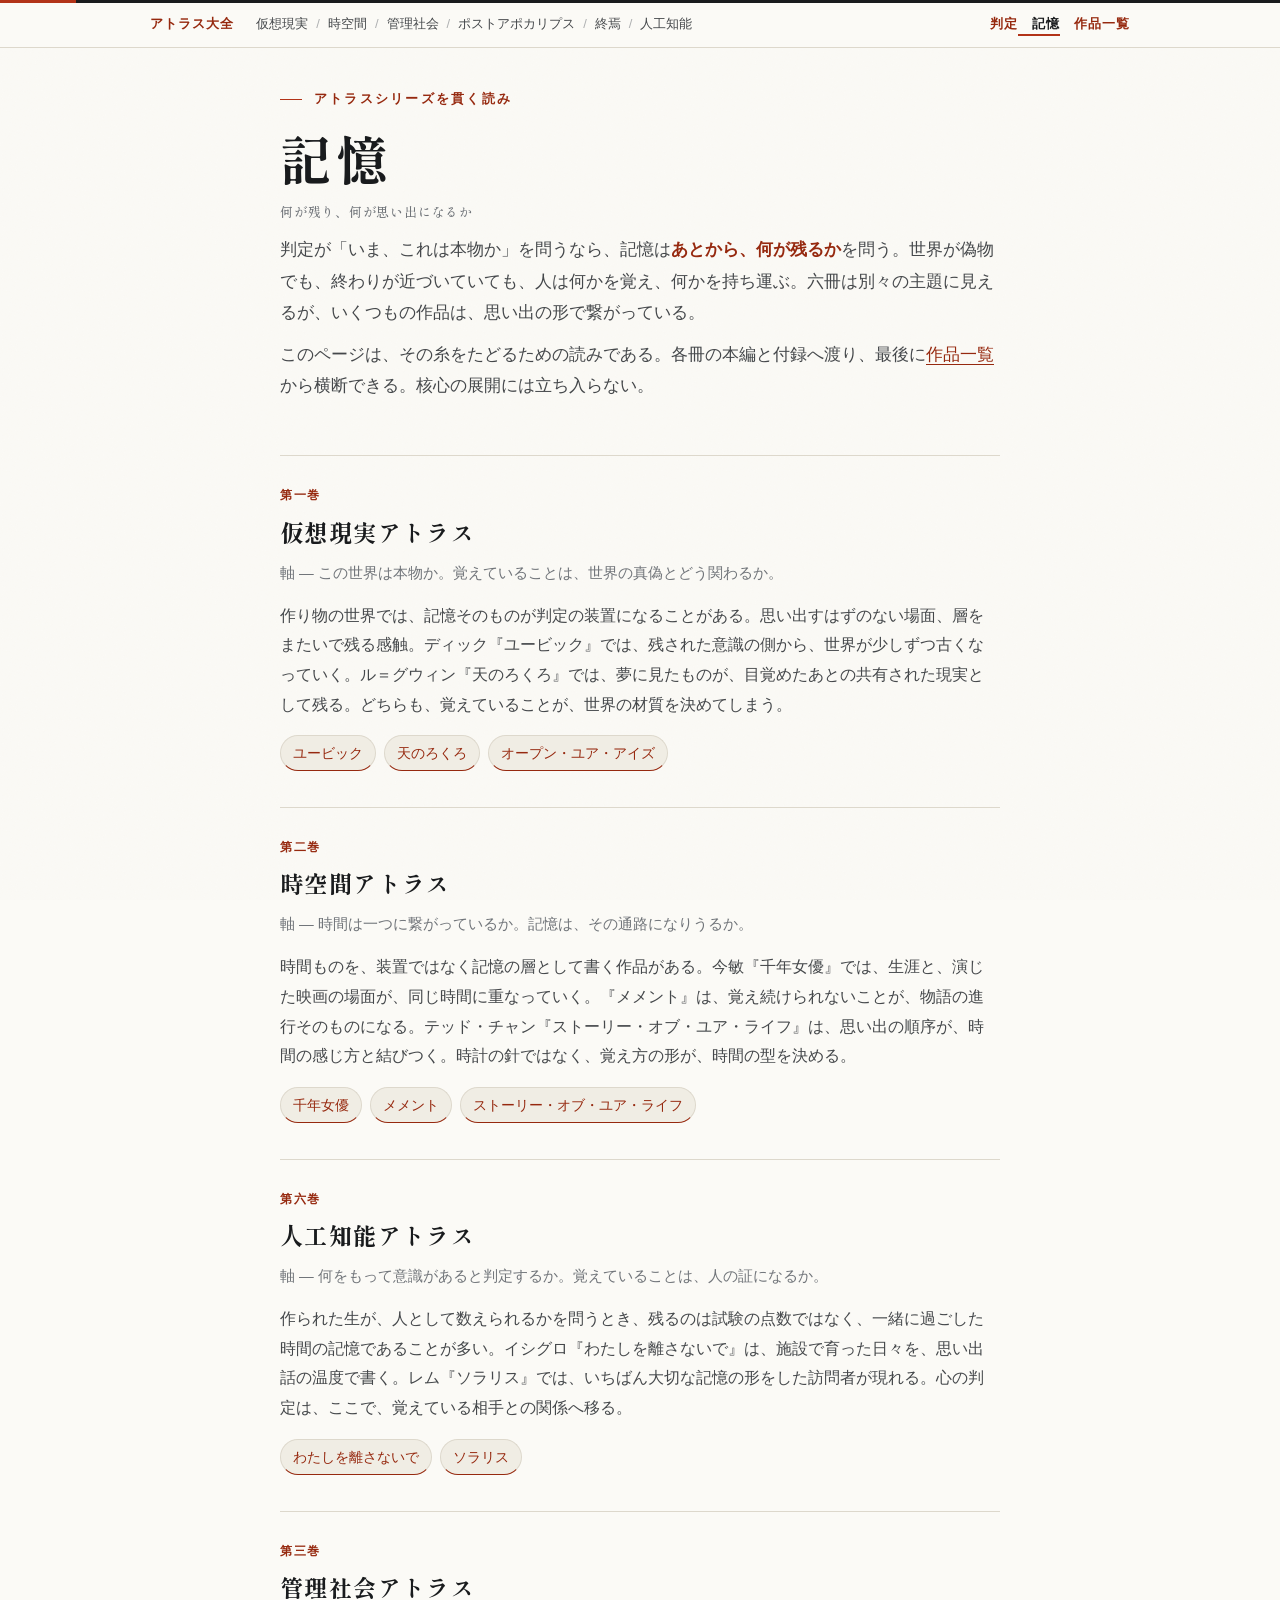
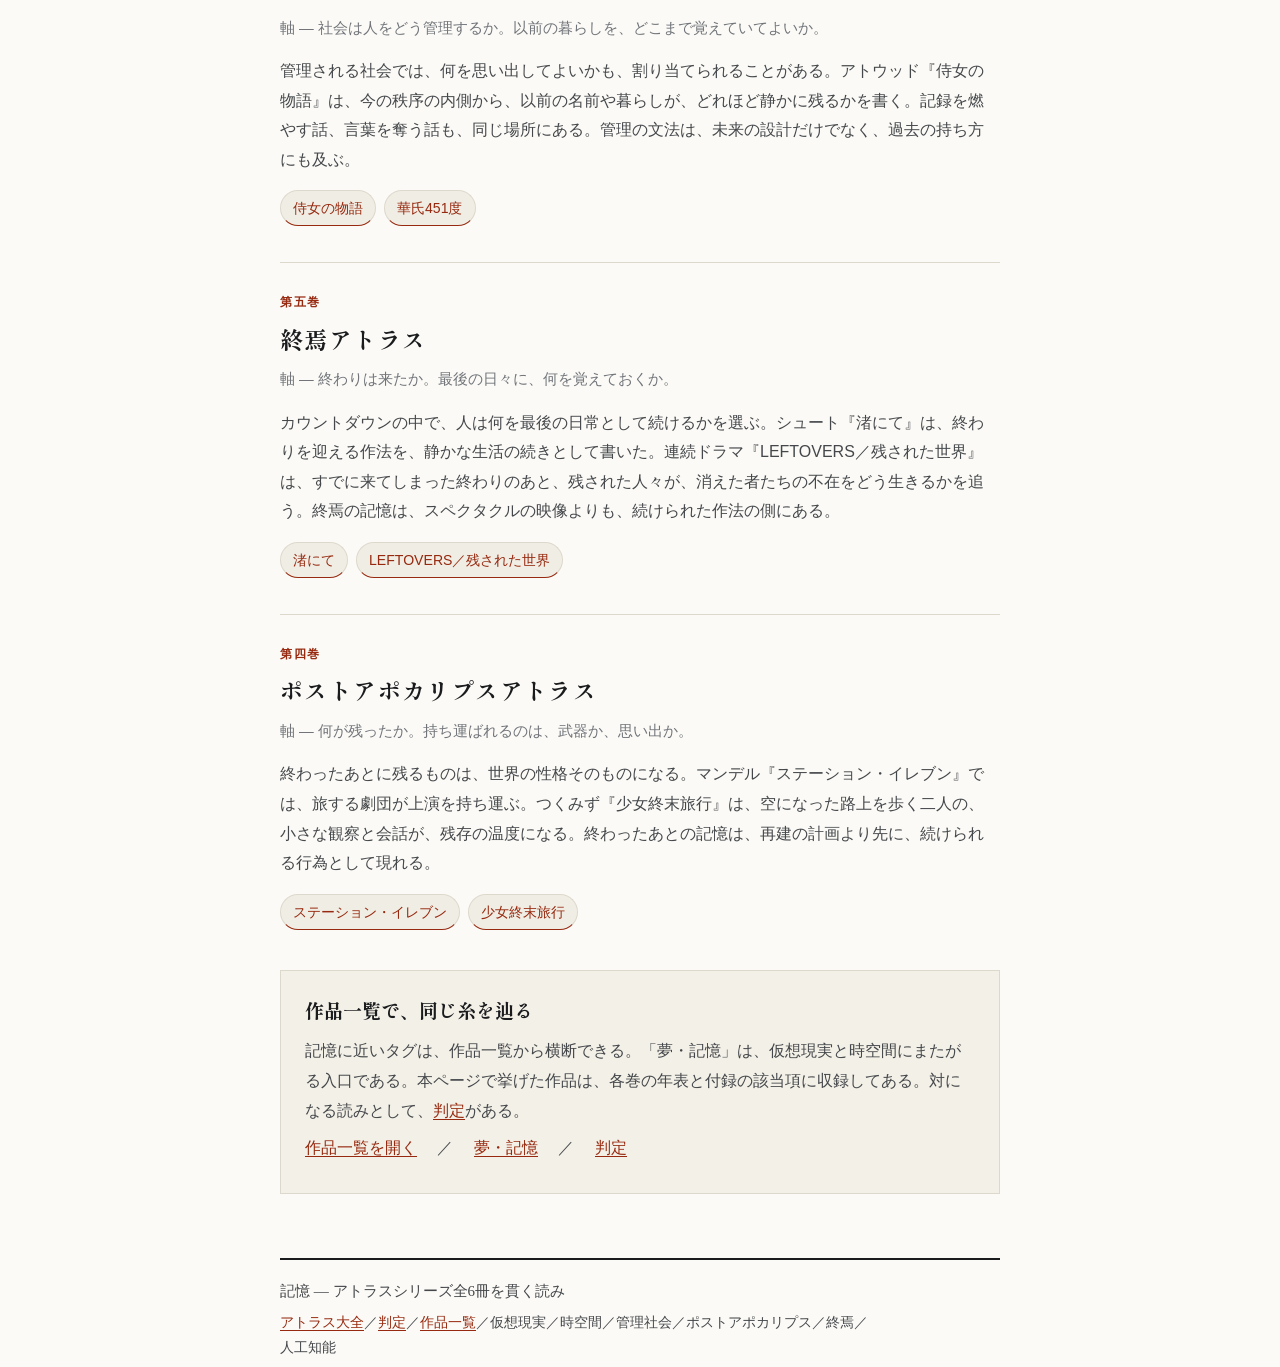
<file: memory/index.html>
<!DOCTYPE html>
<html lang="ja">
  <head>
    <meta charset="utf-8" />
    <meta name="viewport" content="width=device-width, initial-scale=1, viewport-fit=cover" />
    <meta name="color-scheme" content="light dark" />
    <title>記憶 ― アトラス大全</title>
    <meta name="description" content="何が残り、何が思い出になるか。アトラスシリーズ全6冊を貫く「記憶」の糸をたどる読み物。" />
    <link rel="preconnect" href="https://fonts.googleapis.com" />
    <link rel="preconnect" href="https://fonts.gstatic.com" crossorigin />
    <link href="https://fonts.googleapis.com/css2?family=Shippori+Mincho+B1:wght@500;700;800&family=Zen+Kaku+Gothic+New:wght@400;500;700&display=swap" rel="stylesheet" />
    <link rel="stylesheet" href="../assets/css/atlas.css" />
    <link rel="manifest" href="../manifest.webmanifest" />
    <meta name="theme-color" content="#fbfaf6" media="(prefers-color-scheme: light)" />
    <meta name="theme-color" content="#101315" media="(prefers-color-scheme: dark)" />
    <link rel="icon" type="image/svg+xml" href="../icon.svg" />
    <link rel="apple-touch-icon" href="../apple-touch-icon.png" />
    <meta name="mobile-web-app-capable" content="yes" />
    <meta name="apple-mobile-web-app-capable" content="yes" />
    <meta name="apple-mobile-web-app-title" content="アトラス大全" />
  </head>
  <body data-atlas="memory">
    <nav class="series-nav" aria-label="アトラスシリーズ">
      <div class="inner">
        <a class="home" href="../">アトラス大全</a>
        <div class="vols"><a href="../virtual-reality/">仮想現実</a><span class="sep" aria-hidden="true">/</span><a href="../spacetime/">時空間</a><span class="sep" aria-hidden="true">/</span><a href="../management-society/">管理社会</a><span class="sep" aria-hidden="true">/</span><a href="../post-apocalypse/">ポストアポカリプス</a><span class="sep" aria-hidden="true">/</span><a href="../end-of-the-world/">終焉</a><span class="sep" aria-hidden="true">/</span><a href="../ai/">人工知能</a></div>
        <a class="index-link" href="../judgment/">判定</a>
        <span class="index-link here" aria-current="page">記憶</span>
        <a class="index-link" href="../works/">作品一覧</a>
      </div>
    </nav>

    <main class="wrap essay">
      <header class="intro">
        <p class="kicker">アトラスシリーズを貫く読み</p>
        <h1>記憶</h1>
        <p class="sub">何が残り、何が思い出になるか</p>
        <p class="lead">判定が「いま、これは本物か」を問うなら、記憶は<strong>あとから、何が残るか</strong>を問う。世界が偽物でも、終わりが近づいていても、人は何かを覚え、何かを持ち運ぶ。六冊は別々の主題に見えるが、いくつもの作品は、思い出の形で繋がっている。</p>
        <p class="lead">このページは、その糸をたどるための読みである。各冊の本編と付録へ渡り、最後に<a href="../works/">作品一覧</a>から横断できる。核心の展開には立ち入らない。</p>
      </header>

      <section class="thread" id="virtual-reality">
        <header>
          <p class="vol">第一巻</p>
          <h2>仮想現実アトラス</h2>
          <p class="axis">軸 ― この世界は本物か。覚えていることは、世界の真偽とどう関わるか。</p>
        </header>
        <p>作り物の世界では、記憶そのものが判定の装置になることがある。思い出すはずのない場面、層をまたいで残る感触。ディック『ユービック』では、残された意識の側から、世界が少しずつ古くなっていく。ル＝グウィン『天のろくろ』では、夢に見たものが、目覚めたあとの共有された現実として残る。どちらも、覚えていることが、世界の材質を決めてしまう。</p>
        <div class="works-row">
          <a href="../virtual-reality/#work-ubik">ユービック</a>
          <a href="../virtual-reality/#work-lathe-of-heaven">天のろくろ</a>
          <a href="../virtual-reality/#work-abre-los-ojos">オープン・ユア・アイズ</a>
        </div>
      </section>

      <section class="thread" id="spacetime">
        <header>
          <p class="vol">第二巻</p>
          <h2>時空間アトラス</h2>
          <p class="axis">軸 ― 時間は一つに繋がっているか。記憶は、その通路になりうるか。</p>
        </header>
        <p>時間ものを、装置ではなく記憶の層として書く作品がある。今敏『千年女優』では、生涯と、演じた映画の場面が、同じ時間に重なっていく。『メメント』は、覚え続けられないことが、物語の進行そのものになる。テッド・チャン『ストーリー・オブ・ユア・ライフ』は、思い出の順序が、時間の感じ方と結びつく。時計の針ではなく、覚え方の形が、時間の型を決める。</p>
        <div class="works-row">
          <a href="../spacetime/#work-millennium-actress">千年女優</a>
          <a href="../spacetime/#work-memento">メメント</a>
          <a href="../spacetime/#work-story-of-your-life">ストーリー・オブ・ユア・ライフ</a>
        </div>
      </section>

      <section class="thread" id="ai">
        <header>
          <p class="vol">第六巻</p>
          <h2>人工知能アトラス</h2>
          <p class="axis">軸 ― 何をもって意識があると判定するか。覚えていることは、人の証になるか。</p>
        </header>
        <p>作られた生が、人として数えられるかを問うとき、残るのは試験の点数ではなく、一緒に過ごした時間の記憶であることが多い。イシグロ『わたしを離さないで』は、施設で育った日々を、思い出話の温度で書く。レム『ソラリス』では、いちばん大切な記憶の形をした訪問者が現れる。心の判定は、ここで、覚えている相手との関係へ移る。</p>
        <div class="works-row">
          <a href="../ai/#work-never-let-me-go">わたしを離さないで</a>
          <a href="../ai/#work-solaris">ソラリス</a>
        </div>
      </section>

      <section class="thread" id="management-society">
        <header>
          <p class="vol">第三巻</p>
          <h2>管理社会アトラス</h2>
          <p class="axis">軸 ― 社会は人をどう管理するか。以前の暮らしを、どこまで覚えていてよいか。</p>
        </header>
        <p>管理される社会では、何を思い出してよいかも、割り当てられることがある。アトウッド『侍女の物語』は、今の秩序の内側から、以前の名前や暮らしが、どれほど静かに残るかを書く。記録を燃やす話、言葉を奪う話も、同じ場所にある。管理の文法は、未来の設計だけでなく、過去の持ち方にも及ぶ。</p>
        <div class="works-row">
          <a href="../management-society/#work-the-handmaid-s-tale">侍女の物語</a>
          <a href="../management-society/#work-fahrenheit-451">華氏451度</a>
        </div>
      </section>

      <section class="thread" id="end-of-the-world">
        <header>
          <p class="vol">第五巻</p>
          <h2>終焉アトラス</h2>
          <p class="axis">軸 ― 終わりは来たか。最後の日々に、何を覚えておくか。</p>
        </header>
        <p>カウントダウンの中で、人は何を最後の日常として続けるかを選ぶ。シュート『渚にて』は、終わりを迎える作法を、静かな生活の続きとして書いた。連続ドラマ『LEFTOVERS／残された世界』は、すでに来てしまった終わりのあと、残された人々が、消えた者たちの不在をどう生きるかを追う。終焉の記憶は、スペクタクルの映像よりも、続けられた作法の側にある。</p>
        <div class="works-row">
          <a href="../end-of-the-world/#work-on-the-beach">渚にて</a>
          <a href="../end-of-the-world/#work-the-leftovers">LEFTOVERS／残された世界</a>
        </div>
      </section>

      <section class="thread" id="post-apocalypse">
        <header>
          <p class="vol">第四巻</p>
          <h2>ポストアポカリプスアトラス</h2>
          <p class="axis">軸 ― 何が残ったか。持ち運ばれるのは、武器か、思い出か。</p>
        </header>
        <p>終わったあとに残るものは、世界の性格そのものになる。マンデル『ステーション・イレブン』では、旅する劇団が上演を持ち運ぶ。つくみず『少女終末旅行』は、空になった路上を歩く二人の、小さな観察と会話が、残存の温度になる。終わったあとの記憶は、再建の計画より先に、続けられる行為として現れる。</p>
        <div class="works-row">
          <a href="../post-apocalypse/#work-station-eleven">ステーション・イレブン</a>
          <a href="../post-apocalypse/#work-w-eb4d364a">少女終末旅行</a>
        </div>
      </section>

      <section class="to-index" id="index">
        <h2>作品一覧で、同じ糸を辿る</h2>
        <p>記憶に近いタグは、作品一覧から横断できる。「夢・記憶」は、仮想現実と時空間にまたがる入口である。本ページで挙げた作品は、各巻の年表と付録の該当項に収録してある。対になる読みとして、<a href="../judgment/">判定</a>がある。</p>
        <p>
          <a href="../works/">作品一覧を開く</a>
          　／　
          <a href="../works/?theme=%E5%A4%A2%E3%83%BB%E8%A8%98%E6%86%B6">夢・記憶</a>
          　／　
          <a href="../judgment/">判定</a>
        </p>
      </section>

      <footer class="colophon">
        <p class="fin">記憶 ― アトラスシリーズ全6冊を貫く読み</p>
        <p><a href="../">アトラス大全</a>／<a href="../judgment/">判定</a>／<a href="../works/">作品一覧</a>／仮想現実／時空間／管理社会／ポストアポカリプス／終焉／人工知能</p>
      </footer>
    </main>
    <script src="../sw-register.js" defer></script>
  </body>
</html>
</file>
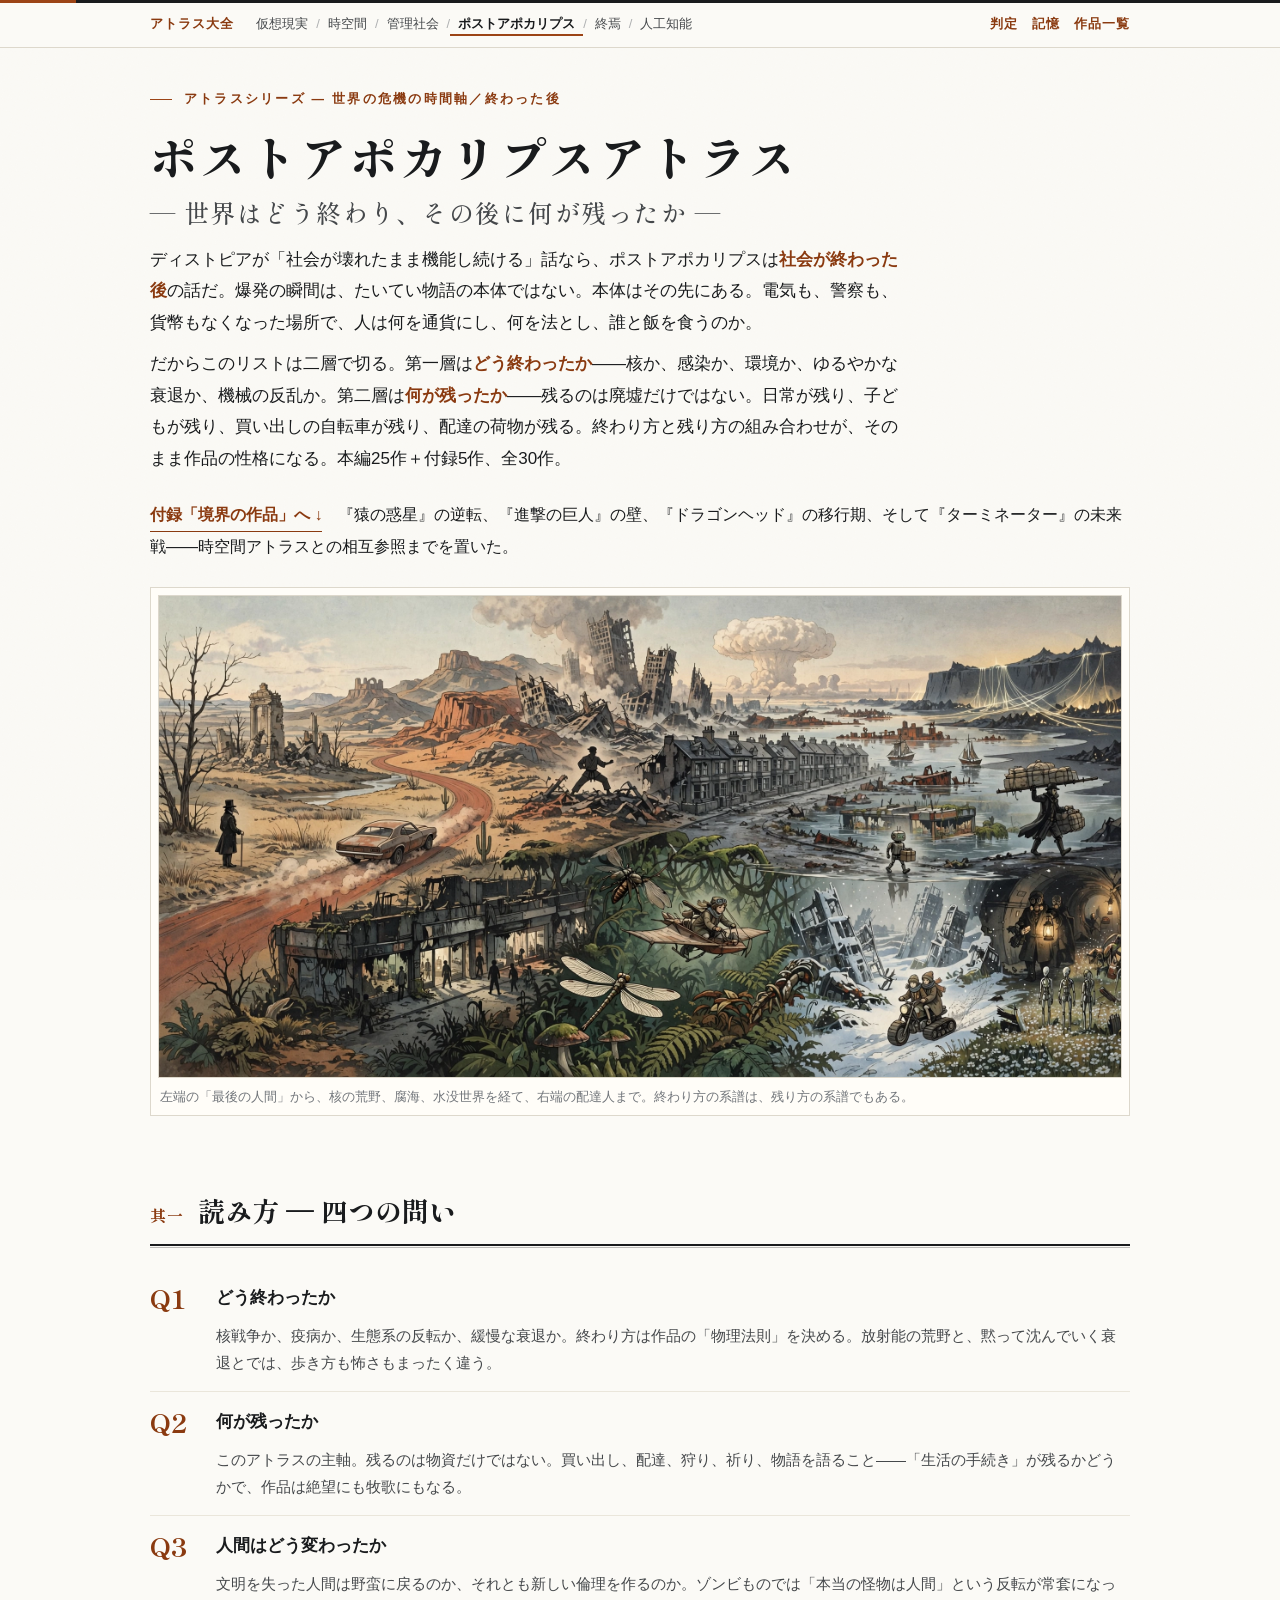
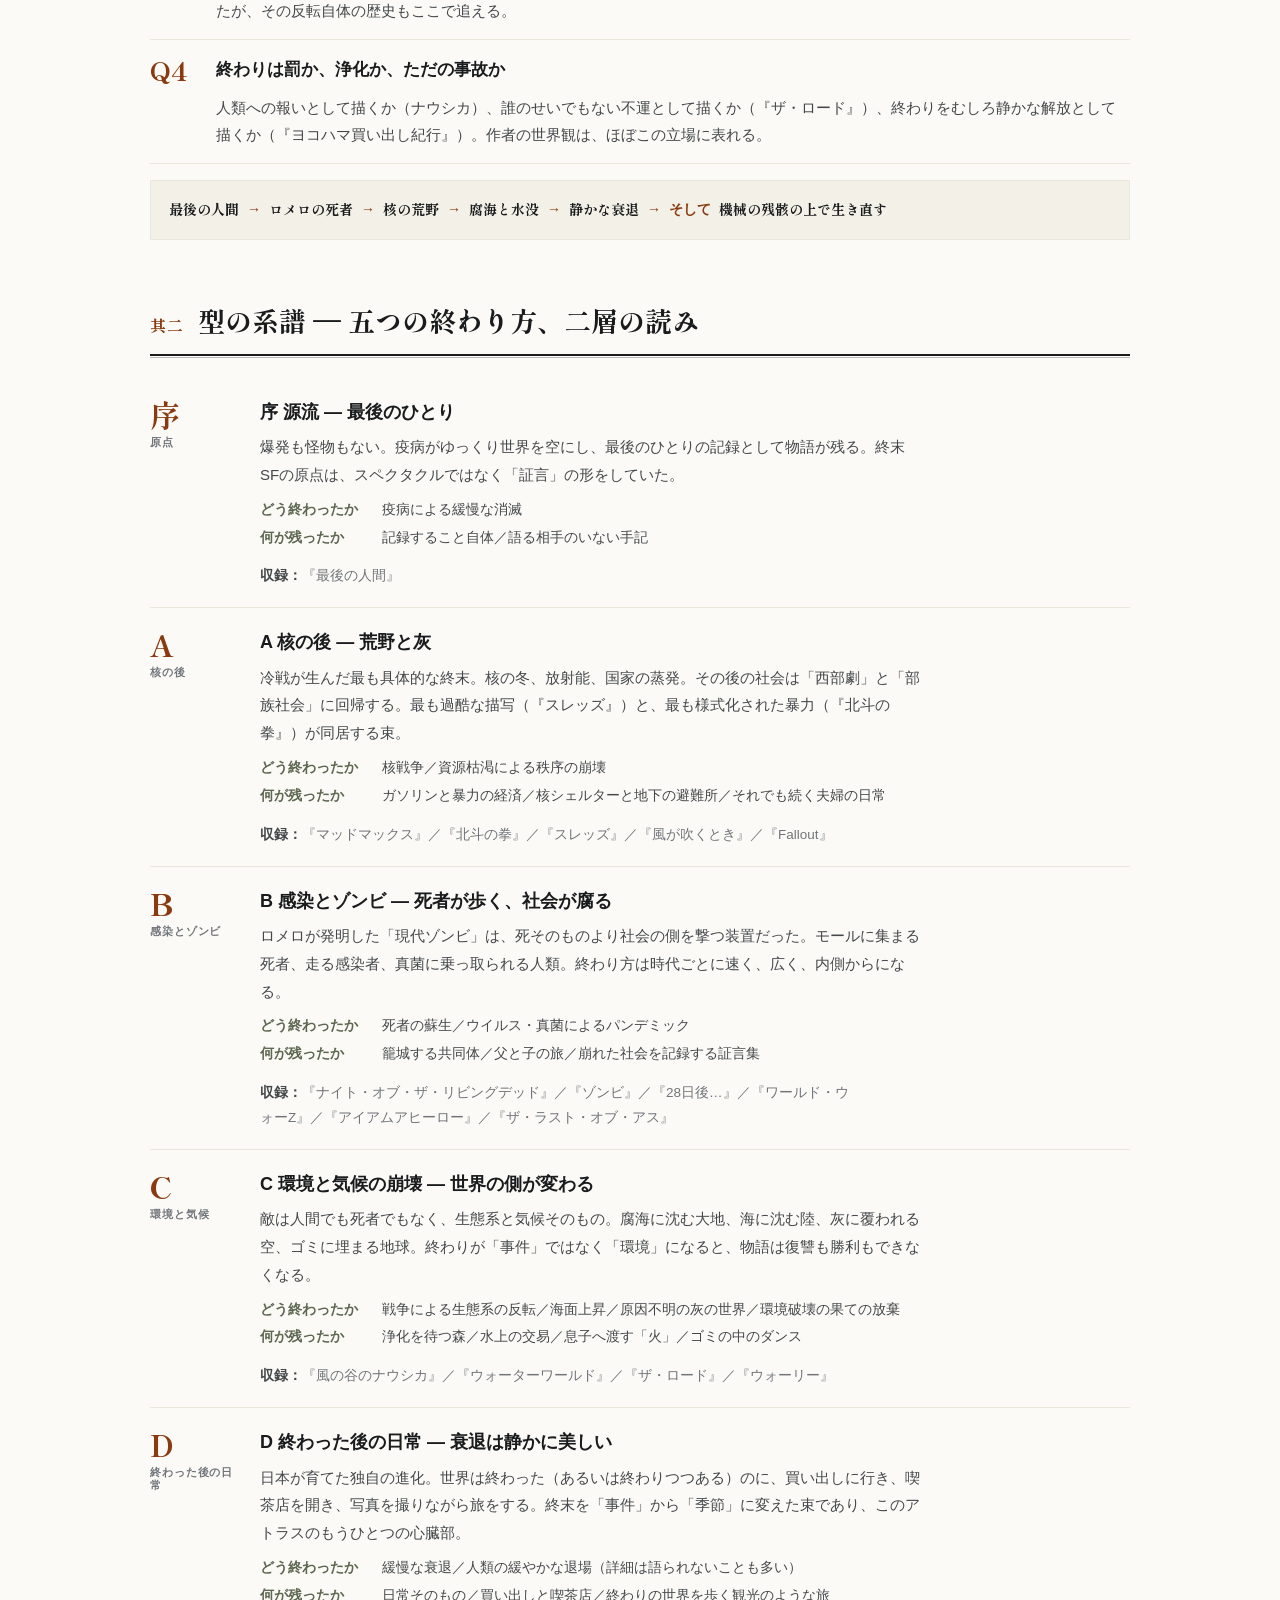
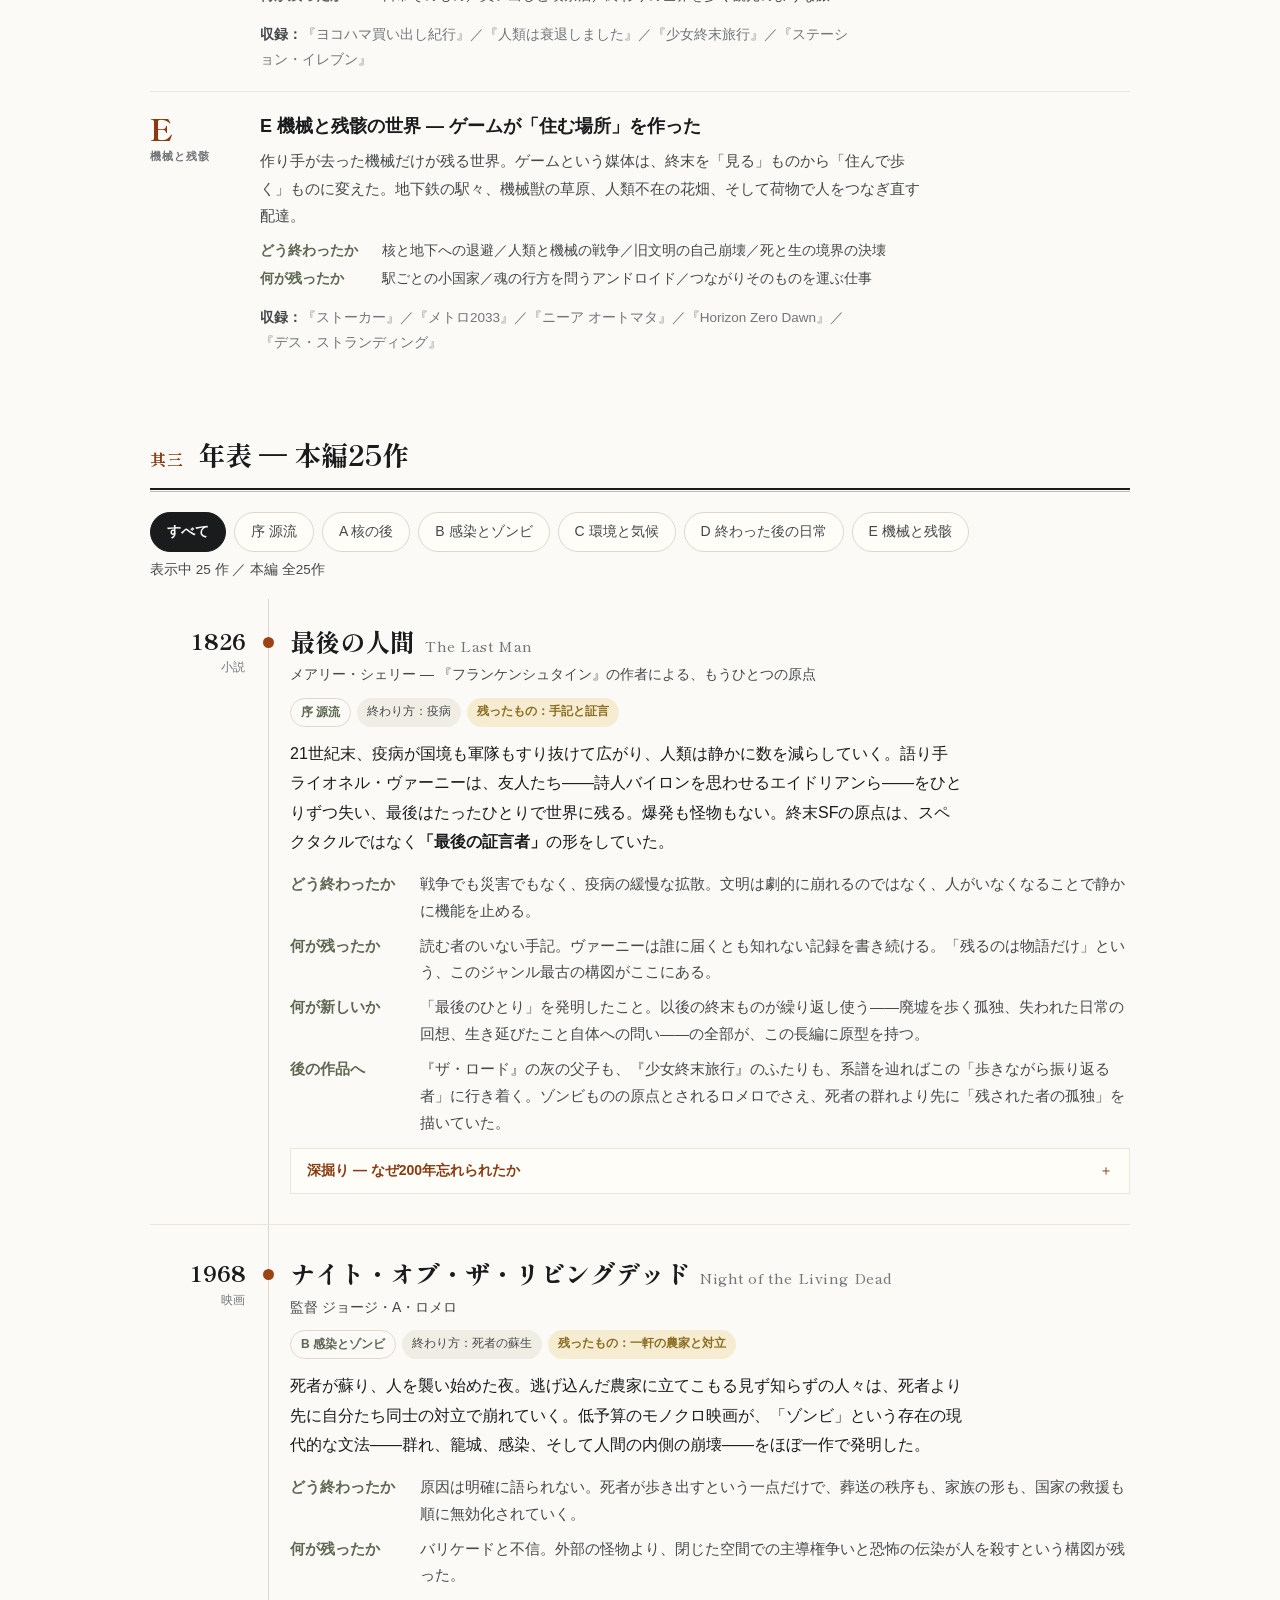
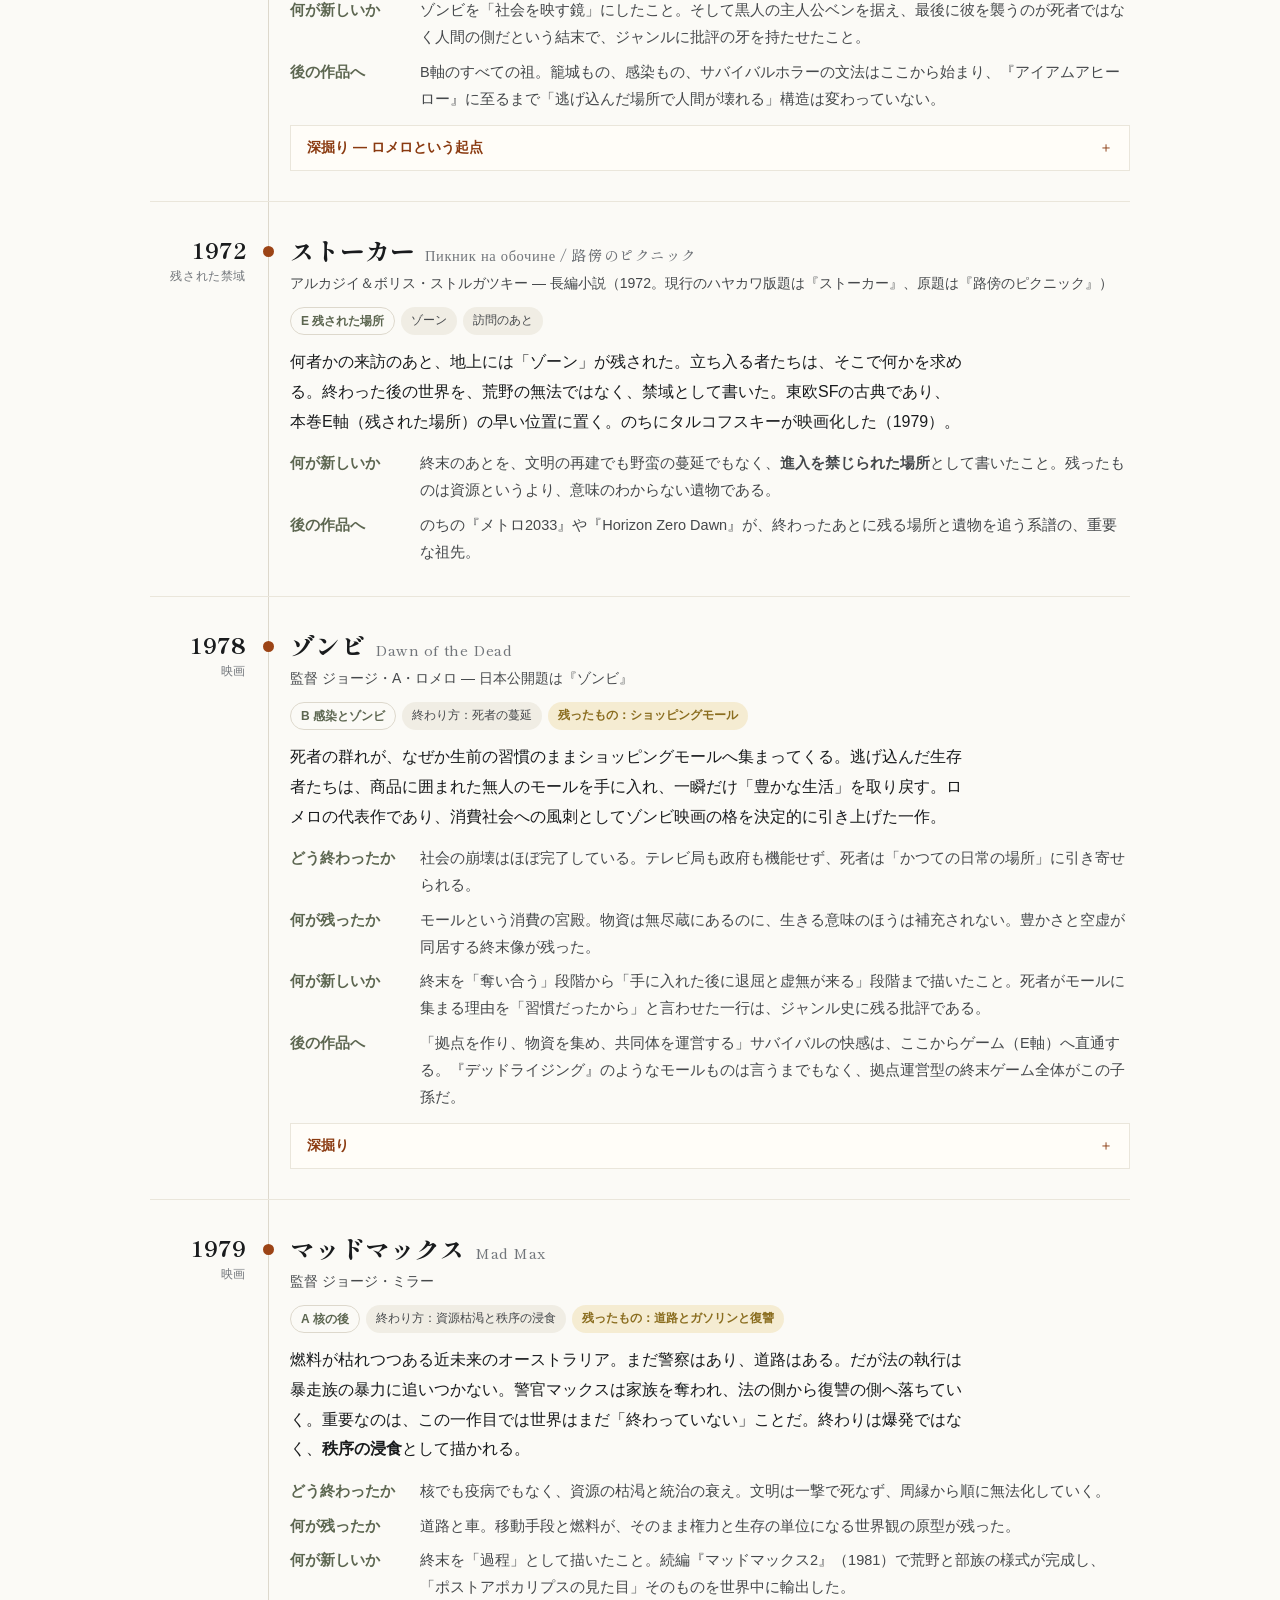
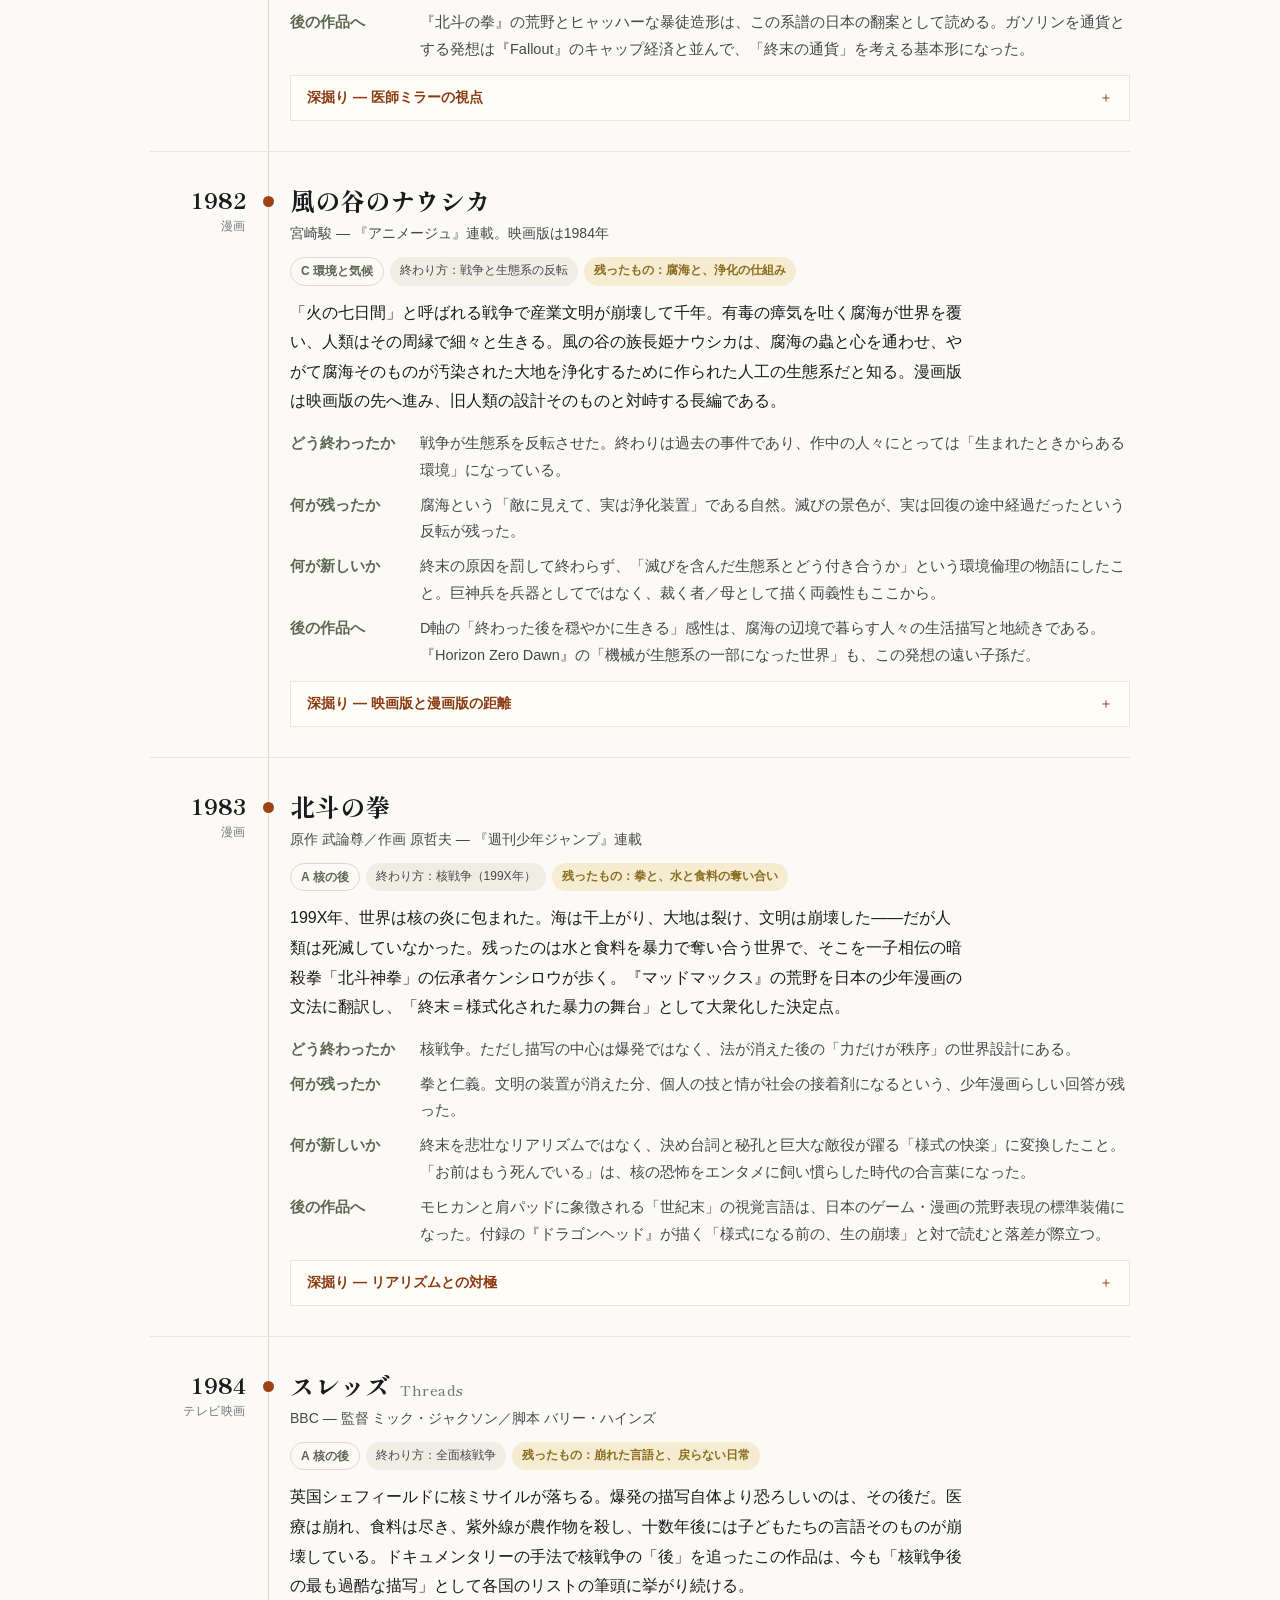
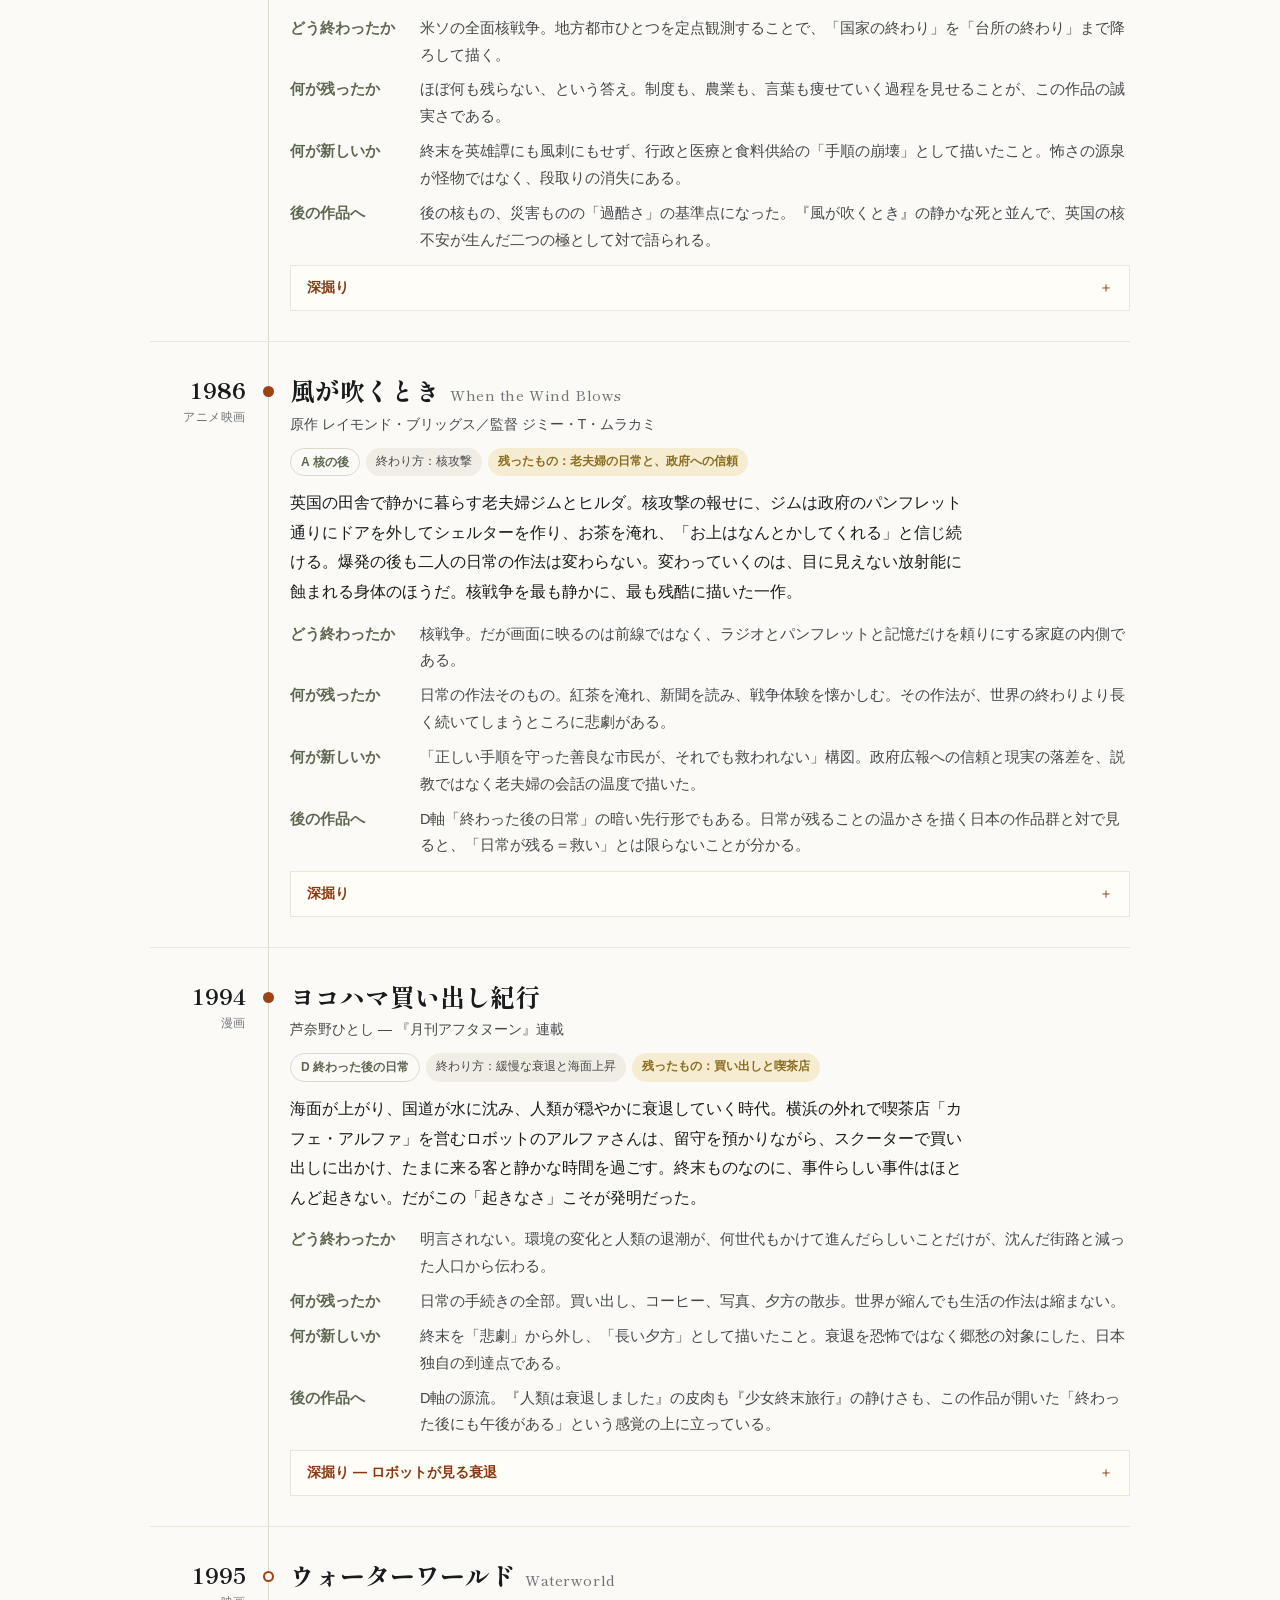
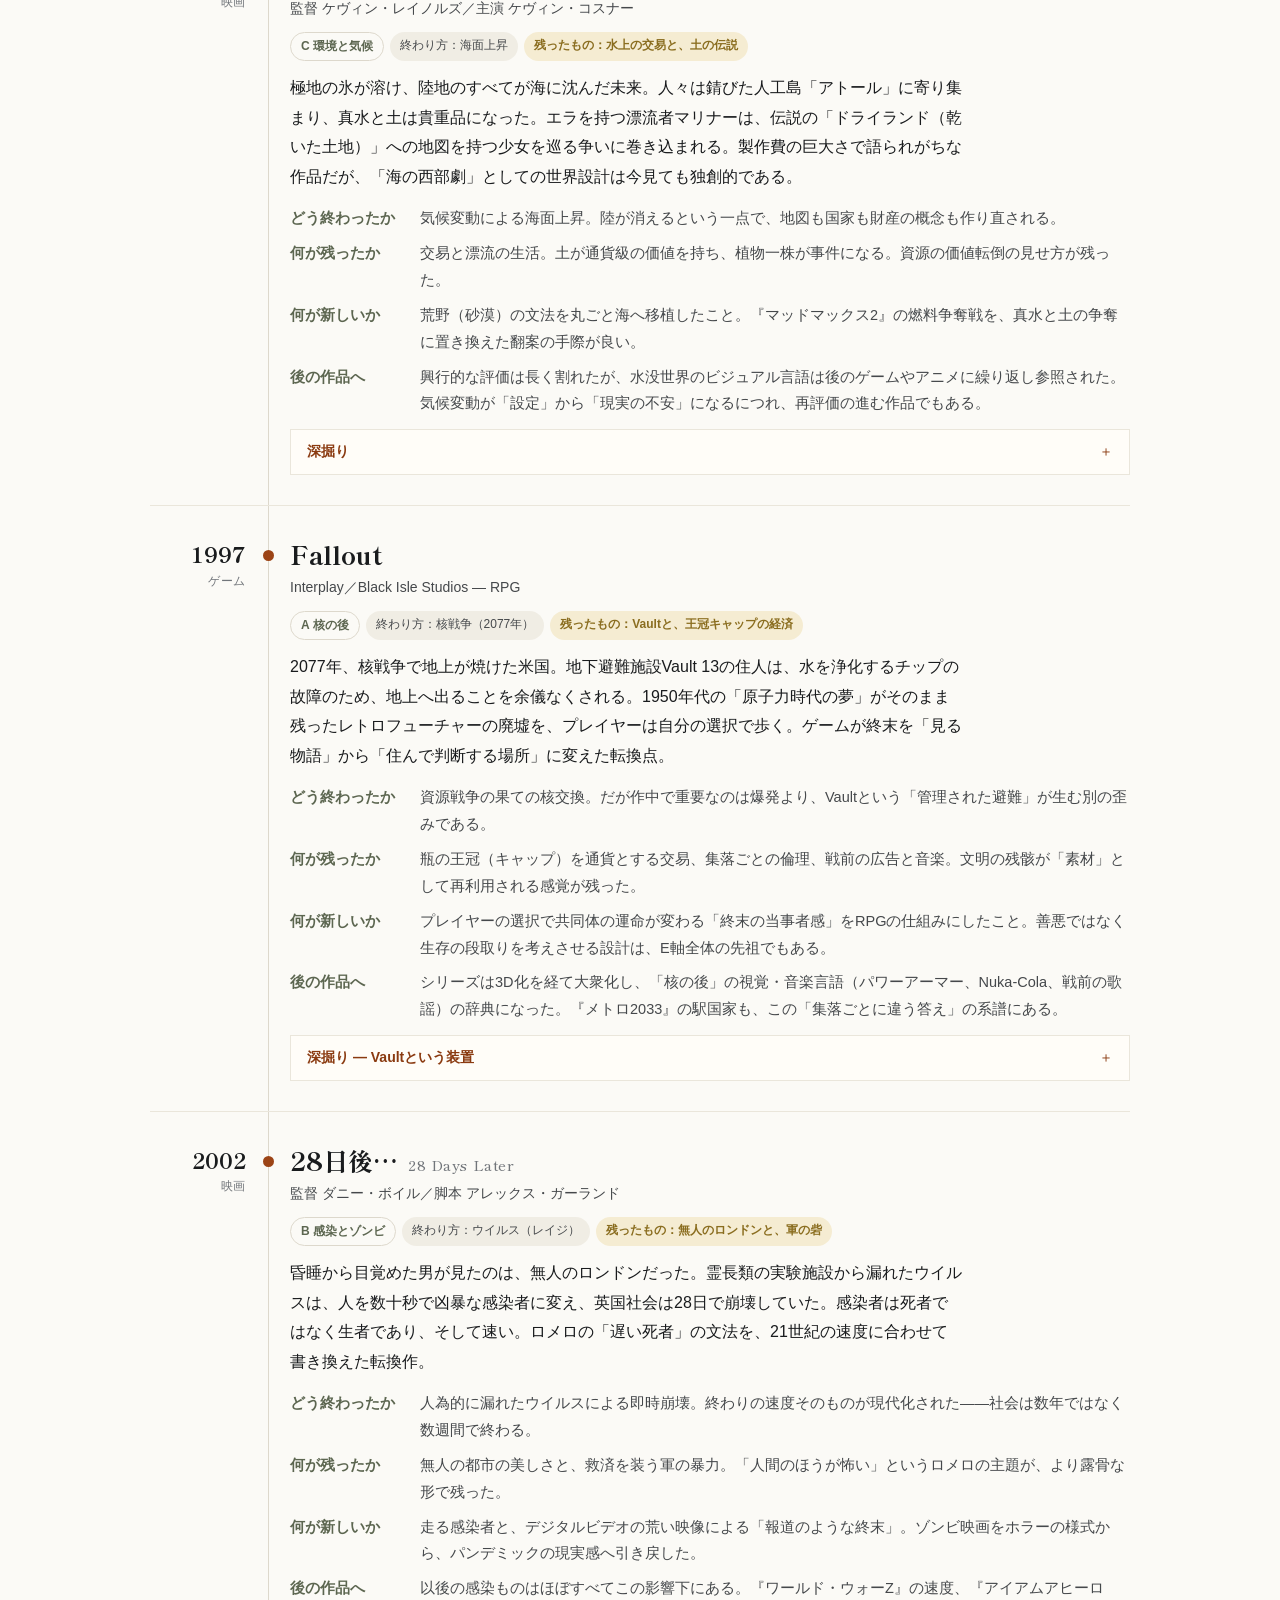
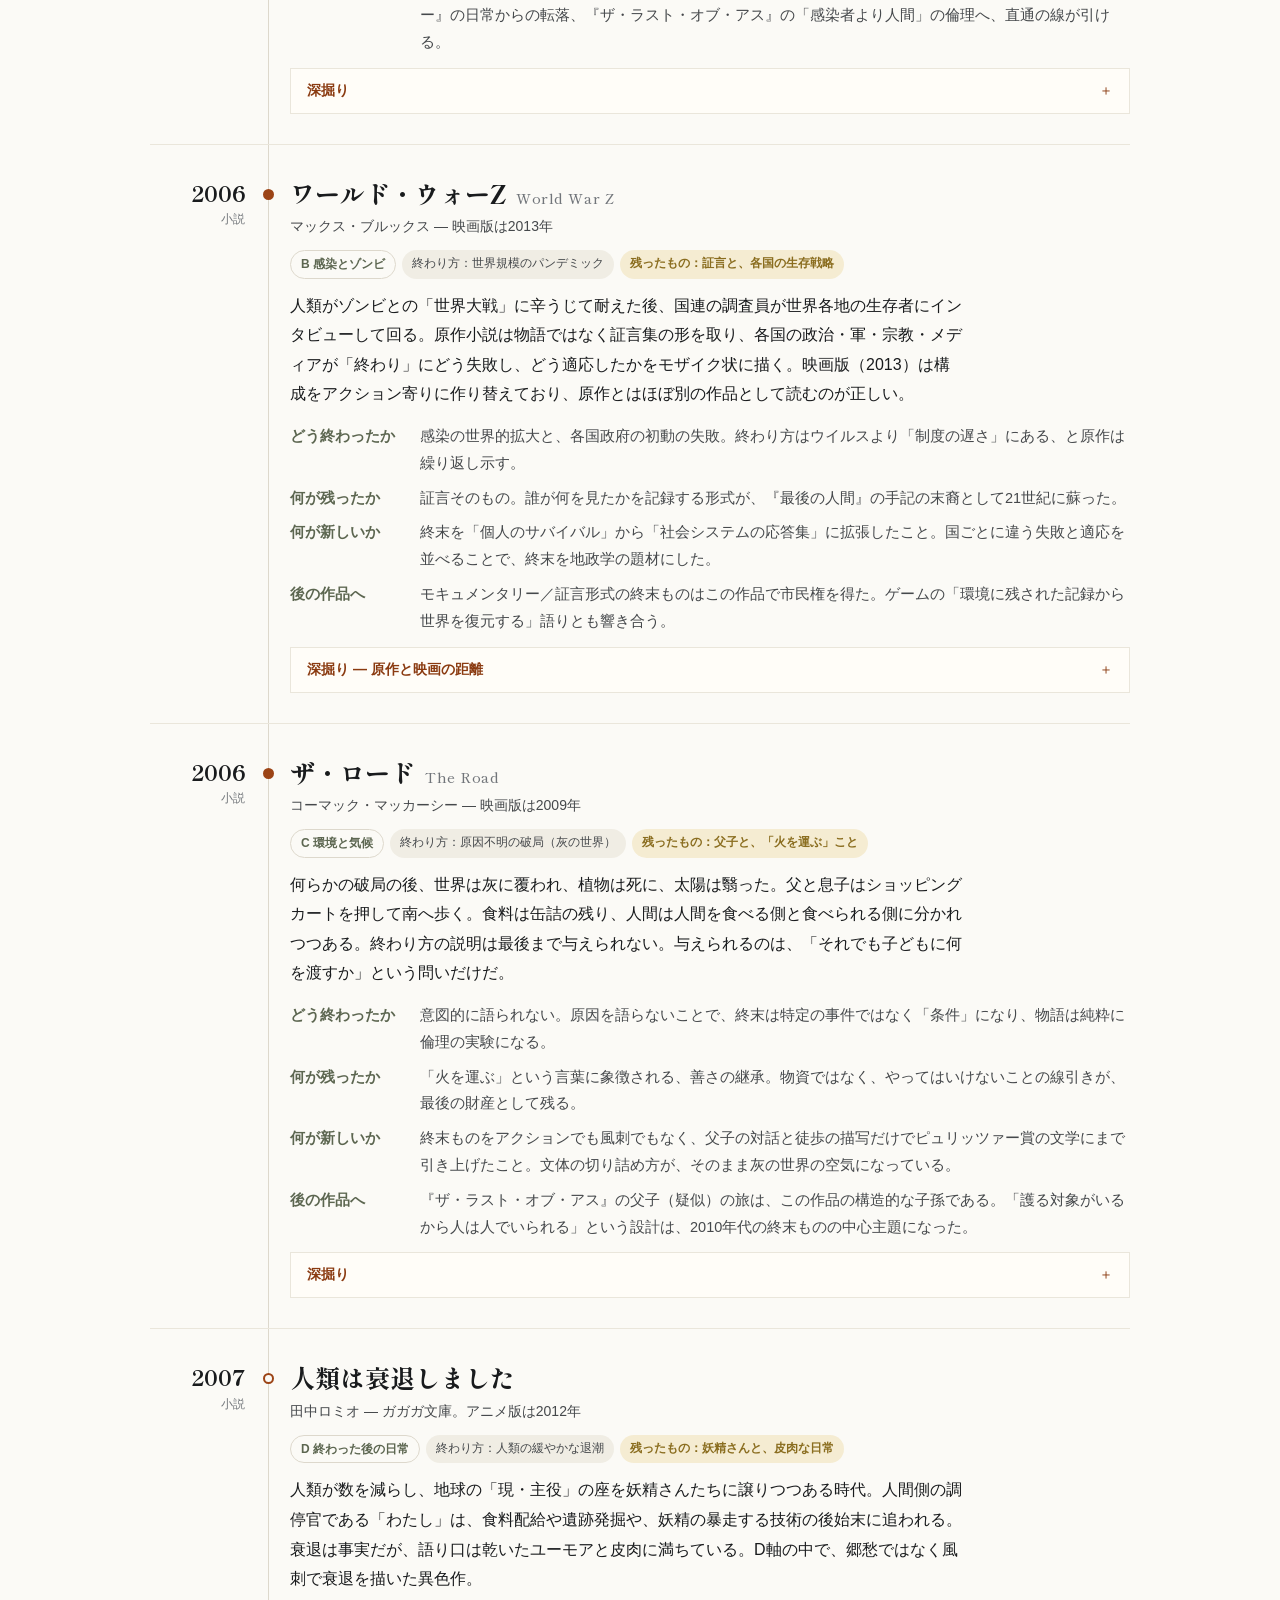
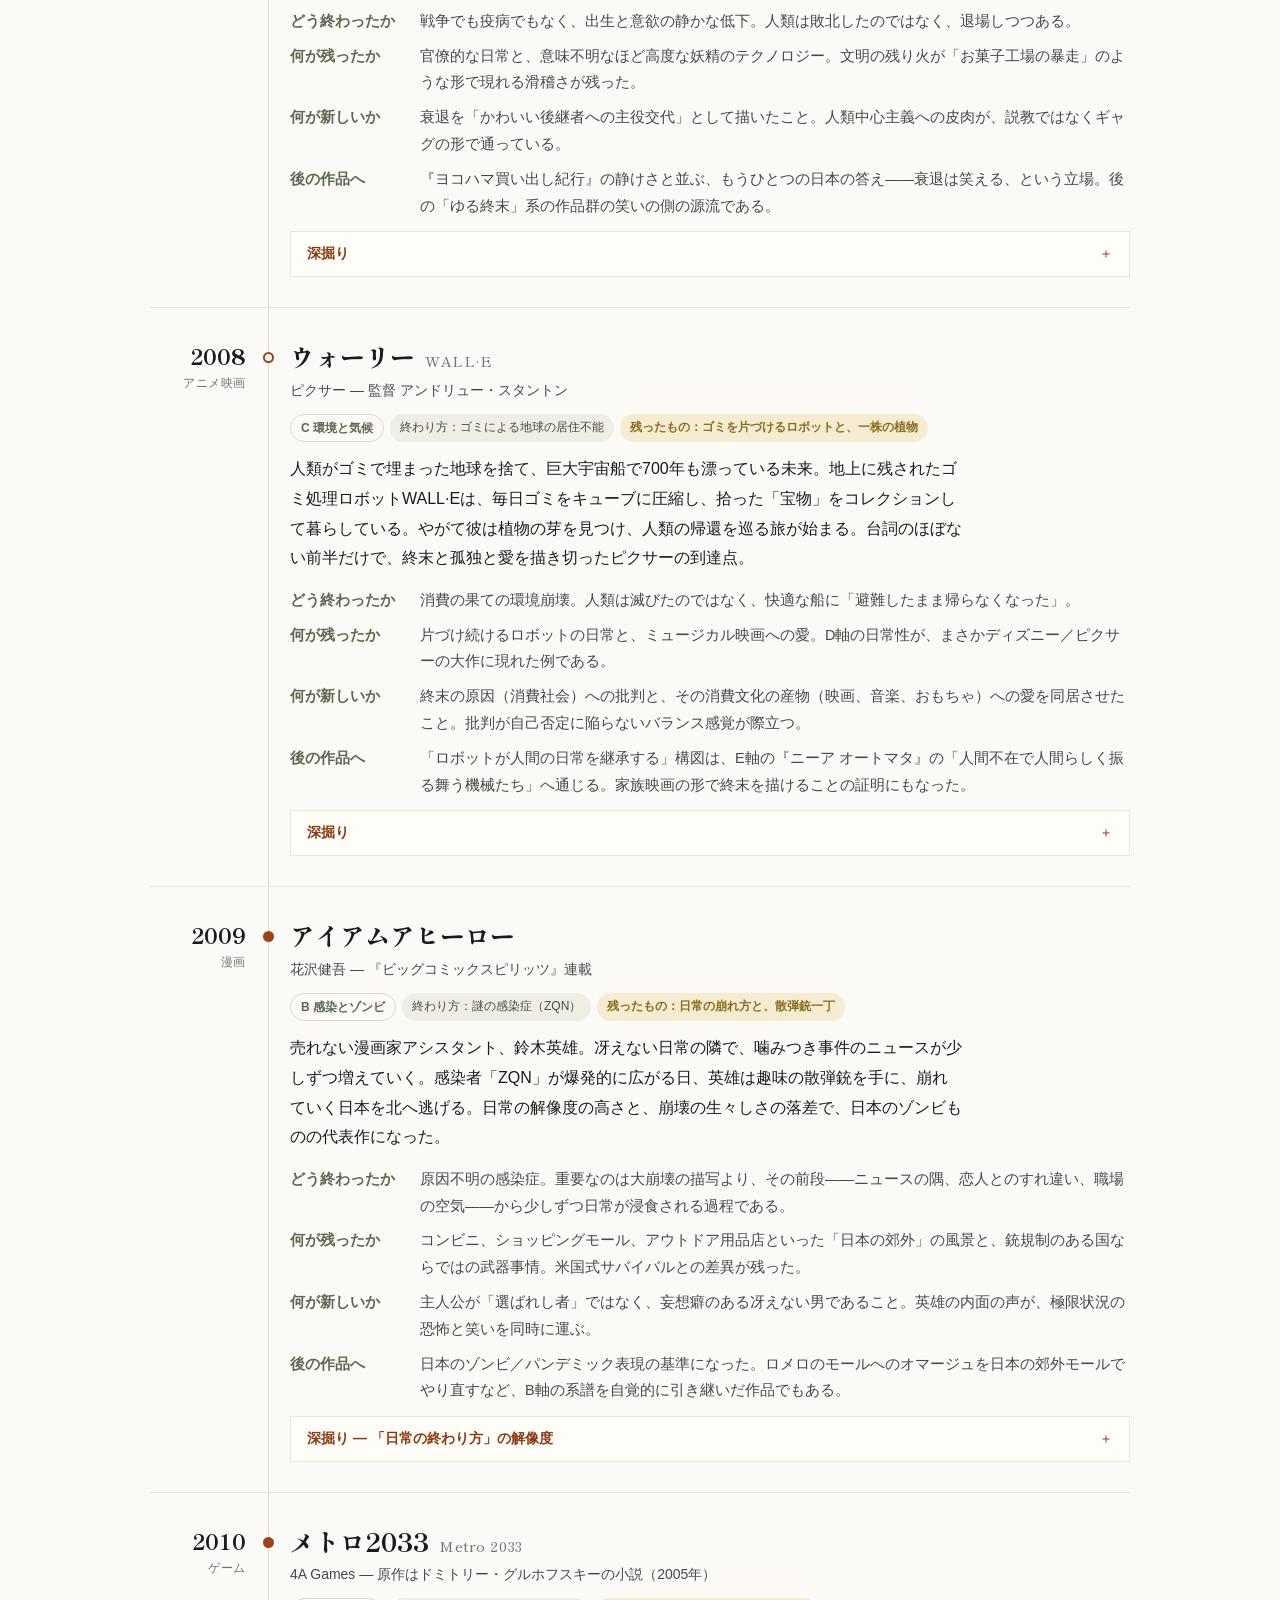
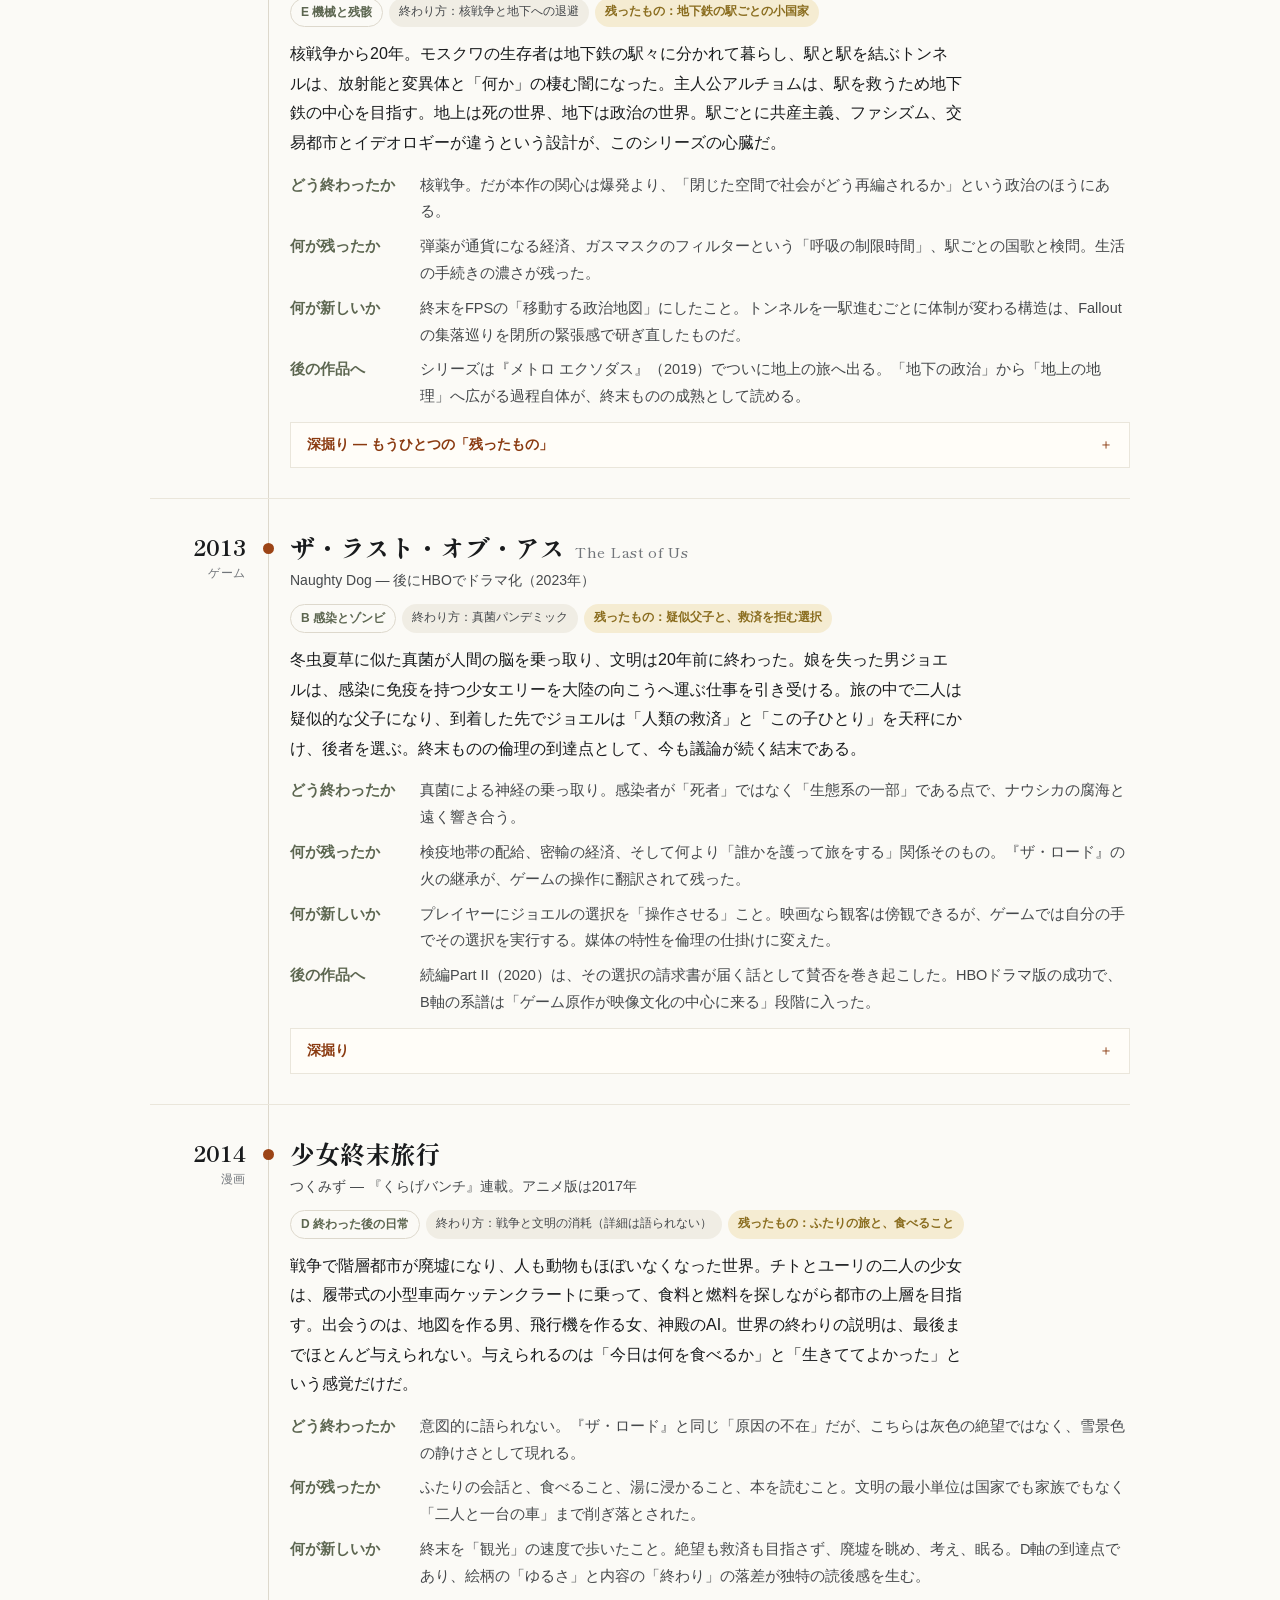
<file: post-apocalypse/index.html>
<!doctype html>
<html lang="ja">
  <head>
    <meta charset="utf-8" />
    <meta name="viewport" content="width=device-width, initial-scale=1, viewport-fit=cover" />
    <meta name="color-scheme" content="light dark" />
    <title>ポストアポカリプスアトラス ― 終わった後に、何が残ったか</title>
    <link rel="preconnect" href="https://fonts.googleapis.com" />
    <link rel="preconnect" href="https://fonts.gstatic.com" crossorigin />
    <link href="https://fonts.googleapis.com/css2?family=Shippori+Mincho+B1:wght@500;700;800&family=Zen+Kaku+Gothic+New:wght@400;500;700&display=swap" rel="stylesheet" />
    <link rel="stylesheet" href="../assets/css/atlas.css" />
    <link rel="manifest" href="../manifest.webmanifest" />
    <meta name="theme-color" content="#fbfaf6" media="(prefers-color-scheme: light)" />
    <meta name="theme-color" content="#101315" media="(prefers-color-scheme: dark)" />
    <link rel="icon" type="image/svg+xml" href="../icon.svg" />
    <link rel="apple-touch-icon" href="../apple-touch-icon.png" />
    <meta name="mobile-web-app-capable" content="yes" />
    <meta name="apple-mobile-web-app-capable" content="yes" />
    <meta name="apple-mobile-web-app-title" content="アトラス大全" />
  </head>
  <body data-atlas="post-apocalypse">
    <nav class="series-nav" aria-label="アトラスシリーズ">
      <div class="inner">
        <a class="home" href="../">アトラス大全</a>
        <div class="vols"><a href="../virtual-reality/">仮想現実</a><span class="sep" aria-hidden="true">/</span><a href="../spacetime/">時空間</a><span class="sep" aria-hidden="true">/</span><a href="../management-society/">管理社会</a><span class="sep" aria-hidden="true">/</span><span class="here" aria-current="page">ポストアポカリプス</span><span class="sep" aria-hidden="true">/</span><a href="../end-of-the-world/">終焉</a><span class="sep" aria-hidden="true">/</span><a href="../ai/">人工知能</a></div>
        <a class="index-link" href="../judgment/">判定</a>
        <a class="index-link" href="../memory/">記憶</a>
        <a class="index-link" href="../works/">作品一覧</a>
      </div>
    </nav>
    <main class="wrap">

      <div class="intro">
        <p class="kicker">アトラスシリーズ ― 世界の危機の時間軸／終わった後</p>
        <h1>ポストアポカリプスアトラス<span class="thin">― 世界はどう終わり、その後に何が残ったか ―</span></h1>
        <p class="lead">ディストピアが「社会が壊れたまま機能し続ける」話なら、ポストアポカリプスは<strong>社会が終わった後</strong>の話だ。爆発の瞬間は、たいてい物語の本体ではない。本体はその先にある。電気も、警察も、貨幣もなくなった場所で、人は何を通貨にし、何を法とし、誰と飯を食うのか。</p>
        <p class="lead">だからこのリストは二層で切る。第一層は<strong>どう終わったか</strong>――核か、感染か、環境か、ゆるやかな衰退か、機械の反乱か。第二層は<strong>何が残ったか</strong>――残るのは廃墟だけではない。日常が残り、子どもが残り、買い出しの自転車が残り、配達の荷物が残る。終わり方と残り方の組み合わせが、そのまま作品の性格になる。本編25作＋付録5作、全30作。</p>
        <p><a class="toc-link" href="#appendix">付録「境界の作品」へ ↓</a>　『猿の惑星』の逆転、『進撃の巨人』の壁、『ドラゴンヘッド』の移行期、そして『ターミネーター』の未来戦――時空間アトラスとの相互参照までを置いた。</p>
        <figure class="hero">
          <img src="../assets/covers/post-apocalypse.webp" alt="疫病で空になった大地、赤い砂漠を走る車、キノコ雲と瓦礫の街、灰に沈む英国の住宅街、モールに集まる影、腐海を滑空する少女、水没した世界と帆船、水に沈む国道を歩く配達ロボット、雪の廃墟をケッテンクラートで進む二人の少女、地下鉄トンネルのランタン、花畑に立つアンドロイド、荷物を担ぐ配達人を一枚に結んだ系譜のイラスト" width="2240" height="1120" />
          <figcaption>左端の「最後の人間」から、核の荒野、腐海、水没世界を経て、右端の配達人まで。終わり方の系譜は、残り方の系譜でもある。</figcaption>
        </figure>
      </div>

      <section class="block" id="how">
        <div class="block-head"><span class="no">其一</span><h2>読み方 ― 四つの問い</h2></div>
        <ol class="questions">
          <li><span class="qno">Q1</span><h3>どう終わったか</h3><p>核戦争か、疫病か、生態系の反転か、緩慢な衰退か。終わり方は作品の「物理法則」を決める。放射能の荒野と、黙って沈んでいく衰退とでは、歩き方も怖さもまったく違う。</p></li>
          <li><span class="qno">Q2</span><h3>何が残ったか</h3><p>このアトラスの主軸。残るのは物資だけではない。買い出し、配達、狩り、祈り、物語を語ること――「生活の手続き」が残るかどうかで、作品は絶望にも牧歌にもなる。</p></li>
          <li><span class="qno">Q3</span><h3>人間はどう変わったか</h3><p>文明を失った人間は野蛮に戻るのか、それとも新しい倫理を作るのか。ゾンビものでは「本当の怪物は人間」という反転が常套になったが、その反転自体の歴史もここで追える。</p></li>
          <li><span class="qno">Q4</span><h3>終わりは罰か、浄化か、ただの事故か</h3><p>人類への報いとして描くか（ナウシカ）、誰のせいでもない不運として描くか（『ザ・ロード』）、終わりをむしろ静かな解放として描くか（『ヨコハマ買い出し紀行』）。作者の世界観は、ほぼこの立場に表れる。</p></li>
        </ol>
        <div class="flow" aria-label="系譜の流れ">
          <b>最後の人間</b><span class="arr">→</span><b>ロメロの死者</b><span class="arr">→</span><b>核の荒野</b><span class="arr">→</span><b>腐海と水没</b><span class="arr">→</span><b>静かな衰退</b><span class="arr">→</span><span class="arr">そして</span><b>機械の残骸の上で生き直す</b>
        </div>
      </section>

      <section class="block" id="types">
        <div class="block-head"><span class="no">其二</span><h2>型の系譜 ― 五つの終わり方、二層の読み</h2></div>
        <div class="types">
          <div class="type-row"><div class="type-mark">序<small>原点</small></div><div><h3>序 源流 ― 最後のひとり</h3><p>爆発も怪物もない。疫病がゆっくり世界を空にし、最後のひとりの記録として物語が残る。終末SFの原点は、スペクタクルではなく「証言」の形をしていた。</p><dl class="layer"><dt>どう終わったか</dt><dd>疫病による緩慢な消滅</dd><dt>何が残ったか</dt><dd>記録すること自体／語る相手のいない手記</dd></dl><p class="works"><b>収録：</b>『最後の人間』</p></div></div>
          <div class="type-row"><div class="type-mark">A<small>核の後</small></div><div><h3>A 核の後 ― 荒野と灰</h3><p>冷戦が生んだ最も具体的な終末。核の冬、放射能、国家の蒸発。その後の社会は「西部劇」と「部族社会」に回帰する。最も過酷な描写（『スレッズ』）と、最も様式化された暴力（『北斗の拳』）が同居する束。</p><dl class="layer"><dt>どう終わったか</dt><dd>核戦争／資源枯渇による秩序の崩壊</dd><dt>何が残ったか</dt><dd>ガソリンと暴力の経済／核シェルターと地下の避難所／それでも続く夫婦の日常</dd></dl><p class="works"><b>収録：</b>『マッドマックス』／『北斗の拳』／『スレッズ』／『風が吹くとき』／『Fallout』</p></div></div>
          <div class="type-row"><div class="type-mark">B<small>感染とゾンビ</small></div><div><h3>B 感染とゾンビ ― 死者が歩く、社会が腐る</h3><p>ロメロが発明した「現代ゾンビ」は、死そのものより社会の側を撃つ装置だった。モールに集まる死者、走る感染者、真菌に乗っ取られる人類。終わり方は時代ごとに速く、広く、内側からになる。</p><dl class="layer"><dt>どう終わったか</dt><dd>死者の蘇生／ウイルス・真菌によるパンデミック</dd><dt>何が残ったか</dt><dd>籠城する共同体／父と子の旅／崩れた社会を記録する証言集</dd></dl><p class="works"><b>収録：</b>『ナイト・オブ・ザ・リビングデッド』／『ゾンビ』／『28日後…』／『ワールド・ウォーZ』／『アイアムアヒーロー』／『ザ・ラスト・オブ・アス』</p></div></div>
          <div class="type-row"><div class="type-mark">C<small>環境と気候</small></div><div><h3>C 環境と気候の崩壊 ― 世界の側が変わる</h3><p>敵は人間でも死者でもなく、生態系と気候そのもの。腐海に沈む大地、海に沈む陸、灰に覆われる空、ゴミに埋まる地球。終わりが「事件」ではなく「環境」になると、物語は復讐も勝利もできなくなる。</p><dl class="layer"><dt>どう終わったか</dt><dd>戦争による生態系の反転／海面上昇／原因不明の灰の世界／環境破壊の果ての放棄</dd><dt>何が残ったか</dt><dd>浄化を待つ森／水上の交易／息子へ渡す「火」／ゴミの中のダンス</dd></dl><p class="works"><b>収録：</b>『風の谷のナウシカ』／『ウォーターワールド』／『ザ・ロード』／『ウォーリー』</p></div></div>
          <div class="type-row"><div class="type-mark">D<small>終わった後の日常</small></div><div><h3>D 終わった後の日常 ― 衰退は静かに美しい</h3><p>日本が育てた独自の進化。世界は終わった（あるいは終わりつつある）のに、買い出しに行き、喫茶店を開き、写真を撮りながら旅をする。終末を「事件」から「季節」に変えた束であり、このアトラスのもうひとつの心臓部。</p><dl class="layer"><dt>どう終わったか</dt><dd>緩慢な衰退／人類の緩やかな退場（詳細は語られないことも多い）</dd><dt>何が残ったか</dt><dd>日常そのもの／買い出しと喫茶店／終わりの世界を歩く観光のような旅</dd></dl><p class="works"><b>収録：</b>『ヨコハマ買い出し紀行』／『人類は衰退しました』／『少女終末旅行』／『ステーション・イレブン』</p></div></div>
          <div class="type-row"><div class="type-mark">E<small>機械と残骸</small></div><div><h3>E 機械と残骸の世界 ― ゲームが「住む場所」を作った</h3><p>作り手が去った機械だけが残る世界。ゲームという媒体は、終末を「見る」ものから「住んで歩く」ものに変えた。地下鉄の駅々、機械獣の草原、人類不在の花畑、そして荷物で人をつなぎ直す配達。</p><dl class="layer"><dt>どう終わったか</dt><dd>核と地下への退避／人類と機械の戦争／旧文明の自己崩壊／死と生の境界の決壊</dd><dt>何が残ったか</dt><dd>駅ごとの小国家／魂の行方を問うアンドロイド／つながりそのものを運ぶ仕事</dd></dl><p class="works"><b>収録：</b>『ストーカー』／『メトロ2033』／『ニーア オートマタ』／『Horizon Zero Dawn』／『デス・ストランディング』</p></div></div>
        </div>
      </section>

      <section class="block" id="timeline">
        <div class="block-head"><span class="no">其三</span><h2>年表 ― 本編25作</h2></div>
        <div class="filters" role="group" aria-label="型で絞り込み">
          <button type="button" data-filter="all" aria-pressed="true">すべて</button>
          <button type="button" data-filter="pro" aria-pressed="false">序 源流</button>
          <button type="button" data-filter="a" aria-pressed="false">A 核の後</button>
          <button type="button" data-filter="b" aria-pressed="false">B 感染とゾンビ</button>
          <button type="button" data-filter="c" aria-pressed="false">C 環境と気候</button>
          <button type="button" data-filter="d" aria-pressed="false">D 終わった後の日常</button>
          <button type="button" data-filter="e" aria-pressed="false">E 機械と残骸</button>
        </div>
        <p class="count" id="count"></p>
        <div class="timeline" id="tl">

<article class="entry core" data-type="pro" id="work-the-last-man">
  <div class="year">1826<small>小説</small></div>
  <div><h3>最後の人間<span class="orig">The Last Man</span></h3><p class="byline">メアリー・シェリー ― 『フランケンシュタイン』の作者による、もうひとつの原点</p>
  <ul class="tags"><li class="phase">序 源流</li><li>終わり方：疫病</li><li class="remain">残ったもの：手記と証言</li></ul>
  <p class="desc">21世紀末、疫病が国境も軍隊もすり抜けて広がり、人類は静かに数を減らしていく。語り手ライオネル・ヴァーニーは、友人たち――詩人バイロンを思わせるエイドリアンら――をひとりずつ失い、最後はたったひとりで世界に残る。爆発も怪物もない。終末SFの原点は、スペクタクルではなく<strong>「最後の証言者」</strong>の形をしていた。</p>
  <dl class="points"><div><dt>どう終わったか</dt><dd>戦争でも災害でもなく、疫病の緩慢な拡散。文明は劇的に崩れるのではなく、人がいなくなることで静かに機能を止める。</dd></div>
  <div><dt>何が残ったか</dt><dd>読む者のいない手記。ヴァーニーは誰に届くとも知れない記録を書き続ける。「残るのは物語だけ」という、このジャンル最古の構図がここにある。</dd></div>
  <div><dt>何が新しいか</dt><dd>「最後のひとり」を発明したこと。以後の終末ものが繰り返し使う――廃墟を歩く孤独、失われた日常の回想、生き延びたこと自体への問い――の全部が、この長編に原型を持つ。</dd></div>
  <div><dt>後の作品へ</dt><dd>『ザ・ロード』の灰の父子も、『少女終末旅行』のふたりも、系譜を辿ればこの「歩きながら振り返る者」に行き着く。ゾンビものの原点とされるロメロでさえ、死者の群れより先に「残された者の孤独」を描いていた。</dd></div></dl>
  <details class="deep"><summary>深掘り ― なぜ200年忘れられたか</summary><div class="body"><p>発表当時、この小説は酷評され、長く忘れ去られた。シェリー自身の喪失――夫パーシーと友人バイロンの死――を投影した私小説的な終末は、時代には重すぎたのである。再評価が進むのは20世紀後半、疫病と核の時代になってからだ。終末の想像力は、いつも現実の不安が追いついたときに読み直される。</p></div></details></div>
</article>

<article class="entry core" data-type="b" id="work-night-of-the-living-dead">
  <div class="year">1968<small>映画</small></div>
  <div><h3>ナイト・オブ・ザ・リビングデッド<span class="orig">Night of the Living Dead</span></h3><p class="byline">監督 ジョージ・A・ロメロ</p>
  <ul class="tags"><li class="phase">B 感染とゾンビ</li><li>終わり方：死者の蘇生</li><li class="remain">残ったもの：一軒の農家と対立</li></ul>
  <p class="desc">死者が蘇り、人を襲い始めた夜。逃げ込んだ農家に立てこもる見ず知らずの人々は、死者より先に自分たち同士の対立で崩れていく。低予算のモノクロ映画が、「ゾンビ」という存在の現代的な文法――群れ、籠城、感染、そして人間の内側の崩壊――をほぼ一作で発明した。</p>
  <dl class="points"><div><dt>どう終わったか</dt><dd>原因は明確に語られない。死者が歩き出すという一点だけで、葬送の秩序も、家族の形も、国家の救援も順に無効化されていく。</dd></div>
  <div><dt>何が残ったか</dt><dd>バリケードと不信。外部の怪物より、閉じた空間での主導権争いと恐怖の伝染が人を殺すという構図が残った。</dd></div>
  <div><dt>何が新しいか</dt><dd>ゾンビを「社会を映す鏡」にしたこと。そして黒人の主人公ベンを据え、最後に彼を襲うのが死者ではなく人間の側だという結末で、ジャンルに批評の牙を持たせたこと。</dd></div>
  <div><dt>後の作品へ</dt><dd>B軸のすべての祖。籠城もの、感染もの、サバイバルホラーの文法はここから始まり、『アイアムアヒーロー』に至るまで「逃げ込んだ場所で人間が壊れる」構造は変わっていない。</dd></div></dl>
  <details class="deep"><summary>深掘り ― ロメロという起点</summary><div class="body"><p>ロメロのゾンビは走らない。遅い。だが数が多く、止まらない。この「遅いのに逃げ切れない」感覚は、災害そのものより、災害に対応できない社会への不信の比喩として読まれてきた。以後の速いゾンビ（『28日後…』）は、この不信が「もう社会は即座に崩れる」という確信に変わった時代の産物である。</p></div></details></div>
</article>

          <article class="entry core" data-type="e" id="work-stalker">
            <div class="year">1972<small>残された禁域</small></div>
            <div>
              <h3>ストーカー<span class="orig">Пикник на обочине / 路傍のピクニック</span></h3>
              <p class="byline">アルカジイ＆ボリス・ストルガツキー ― 長編小説（1972。現行のハヤカワ版題は『ストーカー』、原題は『路傍のピクニック』）</p>
              <ul class="tags"><li class="phase">E 残された場所</li><li>ゾーン</li><li>訪問のあと</li></ul>
              <p class="desc">何者かの来訪のあと、地上には「ゾーン」が残された。立ち入る者たちは、そこで何かを求める。終わった後の世界を、荒野の無法ではなく、禁域として書いた。東欧SFの古典であり、本巻E軸（残された場所）の早い位置に置く。のちにタルコフスキーが映画化した（1979）。</p>
              <dl class="points">
                <div><dt>何が新しいか</dt><dd>終末のあとを、文明の再建でも野蛮の蔓延でもなく、<strong>進入を禁じられた場所</strong>として書いたこと。残ったものは資源というより、意味のわからない遺物である。</dd></div>
                <div><dt>後の作品へ</dt><dd>のちの『メトロ2033』や『Horizon Zero Dawn』が、終わったあとに残る場所と遺物を追う系譜の、重要な祖先。</dd></div>
              </dl>
            </div>
          </article>

<article class="entry core" data-type="b" id="work-dawn-of-the-dead">
  <div class="year">1978<small>映画</small></div>
  <div><h3>ゾンビ<span class="orig">Dawn of the Dead</span></h3><p class="byline">監督 ジョージ・A・ロメロ ― 日本公開題は『ゾンビ』</p>
  <ul class="tags"><li class="phase">B 感染とゾンビ</li><li>終わり方：死者の蔓延</li><li class="remain">残ったもの：ショッピングモール</li></ul>
  <p class="desc">死者の群れが、なぜか生前の習慣のままショッピングモールへ集まってくる。逃げ込んだ生存者たちは、商品に囲まれた無人のモールを手に入れ、一瞬だけ「豊かな生活」を取り戻す。ロメロの代表作であり、消費社会への風刺としてゾンビ映画の格を決定的に引き上げた一作。</p>
  <dl class="points"><div><dt>どう終わったか</dt><dd>社会の崩壊はほぼ完了している。テレビ局も政府も機能せず、死者は「かつての日常の場所」に引き寄せられる。</dd></div>
  <div><dt>何が残ったか</dt><dd>モールという消費の宮殿。物資は無尽蔵にあるのに、生きる意味のほうは補充されない。豊かさと空虚が同居する終末像が残った。</dd></div>
  <div><dt>何が新しいか</dt><dd>終末を「奪い合う」段階から「手に入れた後に退屈と虚無が来る」段階まで描いたこと。死者がモールに集まる理由を「習慣だったから」と言わせた一行は、ジャンル史に残る批評である。</dd></div>
  <div><dt>後の作品へ</dt><dd>「拠点を作り、物資を集め、共同体を運営する」サバイバルの快感は、ここからゲーム（E軸）へ直通する。『デッドライジング』のようなモールものは言うまでもなく、拠点運営型の終末ゲーム全体がこの子孫だ。</dd></div></dl>
  <details class="deep"><summary>深掘り</summary><div class="body"><p>生存者たちがモールを制圧し、店を「自分の家」にしていく中盤は、奇妙に楽しそうに撮られている。ロメロは消費の快楽を否定していない。だからこそ、快楽の後に来る空洞が刺さる。風刺が説教にならないのは、この両義性のためである。</p></div></details></div>
</article>

<article class="entry core" data-type="a" id="work-mad-max">
  <div class="year">1979<small>映画</small></div>
  <div><h3>マッドマックス<span class="orig">Mad Max</span></h3><p class="byline">監督 ジョージ・ミラー</p>
  <ul class="tags"><li class="phase">A 核の後</li><li>終わり方：資源枯渇と秩序の浸食</li><li class="remain">残ったもの：道路とガソリンと復讐</li></ul>
  <p class="desc">燃料が枯れつつある近未来のオーストラリア。まだ警察はあり、道路はある。だが法の執行は暴走族の暴力に追いつかない。警官マックスは家族を奪われ、法の側から復讐の側へ落ちていく。重要なのは、この一作目では世界はまだ「終わっていない」ことだ。終わりは爆発ではなく、<strong>秩序の浸食</strong>として描かれる。</p>
  <dl class="points"><div><dt>どう終わったか</dt><dd>核でも疫病でもなく、資源の枯渇と統治の衰え。文明は一撃で死なず、周縁から順に無法化していく。</dd></div>
  <div><dt>何が残ったか</dt><dd>道路と車。移動手段と燃料が、そのまま権力と生存の単位になる世界観の原型が残った。</dd></div>
  <div><dt>何が新しいか</dt><dd>終末を「過程」として描いたこと。続編『マッドマックス2』（1981）で荒野と部族の様式が完成し、「ポストアポカリプスの見た目」そのものを世界中に輸出した。</dd></div>
  <div><dt>後の作品へ</dt><dd>『北斗の拳』の荒野とヒャッハーな暴徒造形は、この系譜の日本の翻案として読める。ガソリンを通貨とする発想は『Fallout』のキャップ経済と並んで、「終末の通貨」を考える基本形になった。</dd></div></dl>
  <details class="deep"><summary>深掘り ― 医師ミラーの視点</summary><div class="body"><p>監督のジョージ・ミラーは元医師で、交通事故の凄惨な現場を見てきた人だ。この映画の暴力に「事故の物理」があるのはそのためである。シリーズが後に神話的な様式美へ進化しても、根底には「車社会が自滅する」という、オイルショックの時代の生々しい不安が流れている。</p></div></details></div>
</article>

<article class="entry core" data-type="c" id="work-w-b015736b">
  <div class="year">1982<small>漫画</small></div>
  <div><h3>風の谷のナウシカ</h3><p class="byline">宮崎駿 ― 『アニメージュ』連載。映画版は1984年</p>
  <ul class="tags"><li class="phase">C 環境と気候</li><li>終わり方：戦争と生態系の反転</li><li class="remain">残ったもの：腐海と、浄化の仕組み</li></ul>
  <p class="desc">「火の七日間」と呼ばれる戦争で産業文明が崩壊して千年。有毒の瘴気を吐く腐海が世界を覆い、人類はその周縁で細々と生きる。風の谷の族長姫ナウシカは、腐海の蟲と心を通わせ、やがて腐海そのものが汚染された大地を浄化するために作られた人工の生態系だと知る。漫画版は映画版の先へ進み、旧人類の設計そのものと対峙する長編である。</p>
  <dl class="points"><div><dt>どう終わったか</dt><dd>戦争が生態系を反転させた。終わりは過去の事件であり、作中の人々にとっては「生まれたときからある環境」になっている。</dd></div>
  <div><dt>何が残ったか</dt><dd>腐海という「敵に見えて、実は浄化装置」である自然。滅びの景色が、実は回復の途中経過だったという反転が残った。</dd></div>
  <div><dt>何が新しいか</dt><dd>終末の原因を罰して終わらず、「滅びを含んだ生態系とどう付き合うか」という環境倫理の物語にしたこと。巨神兵を兵器としてではなく、裁く者／母として描く両義性もここから。</dd></div>
  <div><dt>後の作品へ</dt><dd>D軸の「終わった後を穏やかに生きる」感性は、腐海の辺境で暮らす人々の生活描写と地続きである。『Horizon Zero Dawn』の「機械が生態系の一部になった世界」も、この発想の遠い子孫だ。</dd></div></dl>
  <details class="deep"><summary>深掘り ― 映画版と漫画版の距離</summary><div class="body"><p>1984年の映画は連載の序盤を基にし、「自然との共生」という比較的明快な結末に収まる。しかし宮崎はその後12年かけて漫画を描き続け、結末では旧人類の「浄化が終われば今の人類は死ぬ」という設計そのものを拒む、はるかに苦い選択に到達した。同じ題名で、映画は入門、漫画は本編。アトラスでは漫画を本籍に置く。</p></div></details></div>
</article>

<article class="entry core" data-type="a" id="work-w-55328818">
  <div class="year">1983<small>漫画</small></div>
  <div><h3>北斗の拳</h3><p class="byline">原作 武論尊／作画 原哲夫 ― 『週刊少年ジャンプ』連載</p>
  <ul class="tags"><li class="phase">A 核の後</li><li>終わり方：核戦争（199X年）</li><li class="remain">残ったもの：拳と、水と食料の奪い合い</li></ul>
  <p class="desc">199X年、世界は核の炎に包まれた。海は干上がり、大地は裂け、文明は崩壊した――だが人類は死滅していなかった。残ったのは水と食料を暴力で奪い合う世界で、そこを一子相伝の暗殺拳「北斗神拳」の伝承者ケンシロウが歩く。『マッドマックス』の荒野を日本の少年漫画の文法に翻訳し、「終末＝様式化された暴力の舞台」として大衆化した決定点。</p>
  <dl class="points"><div><dt>どう終わったか</dt><dd>核戦争。ただし描写の中心は爆発ではなく、法が消えた後の「力だけが秩序」の世界設計にある。</dd></div>
  <div><dt>何が残ったか</dt><dd>拳と仁義。文明の装置が消えた分、個人の技と情が社会の接着剤になるという、少年漫画らしい回答が残った。</dd></div>
  <div><dt>何が新しいか</dt><dd>終末を悲壮なリアリズムではなく、決め台詞と秘孔と巨大な敵役が躍る「様式の快楽」に変換したこと。「お前はもう死んでいる」は、核の恐怖をエンタメに飼い慣らした時代の合言葉になった。</dd></div>
  <div><dt>後の作品へ</dt><dd>モヒカンと肩パッドに象徴される「世紀末」の視覚言語は、日本のゲーム・漫画の荒野表現の標準装備になった。付録の『ドラゴンヘッド』が描く「様式になる前の、生の崩壊」と対で読むと落差が際立つ。</dd></div></dl>
  <details class="deep"><summary>深掘り ― リアリズムとの対極</summary><div class="body"><p>同じ核の後でも、『スレッズ』が「言語が崩れ、農業が戻らない」現実を突きつけるのに対し、『北斗の拳』は「強い男が歩けば物語になる」神話で応える。どちらが嘘という話ではない。終末の想像力には、記録の方向と神話の方向の両輪があり、このアトラスでは両方を並べて置く。</p></div></details></div>
</article>

<article class="entry core" data-type="a" id="work-threads">
  <div class="year">1984<small>テレビ映画</small></div>
  <div><h3>スレッズ<span class="orig">Threads</span></h3><p class="byline">BBC ― 監督 ミック・ジャクソン／脚本 バリー・ハインズ</p>
  <ul class="tags"><li class="phase">A 核の後</li><li>終わり方：全面核戦争</li><li class="remain">残ったもの：崩れた言語と、戻らない日常</li></ul>
  <p class="desc">英国シェフィールドに核ミサイルが落ちる。爆発の描写自体より恐ろしいのは、その後だ。医療は崩れ、食料は尽き、紫外線が農作物を殺し、十数年後には子どもたちの言語そのものが崩壊している。ドキュメンタリーの手法で核戦争の「後」を追ったこの作品は、今も「核戦争後の最も過酷な描写」として各国のリストの筆頭に挙がり続ける。</p>
  <dl class="points"><div><dt>どう終わったか</dt><dd>米ソの全面核戦争。地方都市ひとつを定点観測することで、「国家の終わり」を「台所の終わり」まで降ろして描く。</dd></div>
  <div><dt>何が残ったか</dt><dd>ほぼ何も残らない、という答え。制度も、農業も、言葉も痩せていく過程を見せることが、この作品の誠実さである。</dd></div>
  <div><dt>何が新しいか</dt><dd>終末を英雄譚にも風刺にもせず、行政と医療と食料供給の「手順の崩壊」として描いたこと。怖さの源泉が怪物ではなく、段取りの消失にある。</dd></div>
  <div><dt>後の作品へ</dt><dd>後の核もの、災害ものの「過酷さ」の基準点になった。『風が吹くとき』の静かな死と並んで、英国の核不安が生んだ二つの極として対で語られる。</dd></div></dl>
  <details class="deep"><summary>深掘り</summary><div class="body"><p>公開当時の英国では大きな衝撃と議論を呼び、その生々しさから長く再放送の機会が限られた。核抑止の議論が「何発で均衡するか」の抽象論になりがちなのに対し、『スレッズ』は「一発落ちた街の13年後」を具体で殴り返す。具体性こそが、この作品の今も衰えない武器である。</p></div></details></div>
</article>

<article class="entry core" data-type="a" id="work-when-the-wind-blows">
  <div class="year">1986<small>アニメ映画</small></div>
  <div><h3>風が吹くとき<span class="orig">When the Wind Blows</span></h3><p class="byline">原作 レイモンド・ブリッグス／監督 ジミー・T・ムラカミ</p>
  <ul class="tags"><li class="phase">A 核の後</li><li>終わり方：核攻撃</li><li class="remain">残ったもの：老夫婦の日常と、政府への信頼</li></ul>
  <p class="desc">英国の田舎で静かに暮らす老夫婦ジムとヒルダ。核攻撃の報せに、ジムは政府のパンフレット通りにドアを外してシェルターを作り、お茶を淹れ、「お上はなんとかしてくれる」と信じ続ける。爆発の後も二人の日常の作法は変わらない。変わっていくのは、目に見えない放射能に蝕まれる身体のほうだ。核戦争を最も静かに、最も残酷に描いた一作。</p>
  <dl class="points"><div><dt>どう終わったか</dt><dd>核戦争。だが画面に映るのは前線ではなく、ラジオとパンフレットと記憶だけを頼りにする家庭の内側である。</dd></div>
  <div><dt>何が残ったか</dt><dd>日常の作法そのもの。紅茶を淹れ、新聞を読み、戦争体験を懐かしむ。その作法が、世界の終わりより長く続いてしまうところに悲劇がある。</dd></div>
  <div><dt>何が新しいか</dt><dd>「正しい手順を守った善良な市民が、それでも救われない」構図。政府広報への信頼と現実の落差を、説教ではなく老夫婦の会話の温度で描いた。</dd></div>
  <div><dt>後の作品へ</dt><dd>D軸「終わった後の日常」の暗い先行形でもある。日常が残ることの温かさを描く日本の作品群と対で見ると、「日常が残る＝救い」とは限らないことが分かる。</dd></div></dl>
  <details class="deep"><summary>深掘り</summary><div class="body"><p>原作は絵本作家ブリッグスのグラフィックノベルで、実写とアニメを合成した映像表現も当時としては実験的だった。ジムの台詞の多くは実際の政府パンフレット『Protect and Survive』の引用に近い。フィクションの怖さではなく、文書の怖さである。</p></div></details></div>
</article>

<article class="entry core" data-type="d" id="work-w-db53500b">
  <div class="year">1994<small>漫画</small></div>
  <div><h3>ヨコハマ買い出し紀行</h3><p class="byline">芦奈野ひとし ― 『月刊アフタヌーン』連載</p>
  <ul class="tags"><li class="phase">D 終わった後の日常</li><li>終わり方：緩慢な衰退と海面上昇</li><li class="remain">残ったもの：買い出しと喫茶店</li></ul>
  <p class="desc">海面が上がり、国道が水に沈み、人類が穏やかに衰退していく時代。横浜の外れで喫茶店「カフェ・アルファ」を営むロボットのアルファさんは、留守を預かりながら、スクーターで買い出しに出かけ、たまに来る客と静かな時間を過ごす。終末ものなのに、事件らしい事件はほとんど起きない。だがこの「起きなさ」こそが発明だった。</p>
  <dl class="points"><div><dt>どう終わったか</dt><dd>明言されない。環境の変化と人類の退潮が、何世代もかけて進んだらしいことだけが、沈んだ街路と減った人口から伝わる。</dd></div>
  <div><dt>何が残ったか</dt><dd>日常の手続きの全部。買い出し、コーヒー、写真、夕方の散歩。世界が縮んでも生活の作法は縮まない。</dd></div>
  <div><dt>何が新しいか</dt><dd>終末を「悲劇」から外し、「長い夕方」として描いたこと。衰退を恐怖ではなく郷愁の対象にした、日本独自の到達点である。</dd></div>
  <div><dt>後の作品へ</dt><dd>D軸の源流。『人類は衰退しました』の皮肉も『少女終末旅行』の静けさも、この作品が開いた「終わった後にも午後がある」という感覚の上に立っている。</dd></div></dl>
  <details class="deep"><summary>深掘り ― ロボットが見る衰退</summary><div class="body"><p>語り手が長命なロボットであることが効いている。人間より長く生きるアルファさんにとって、衰退は「事件」ではなく「知り合いが少しずつ減っていく時間」として経験される。終末の尺度を、人間の一生より長く取ったところに、この作品の静かな凄みがある。</p></div></details></div>
</article>

<article class="entry" data-type="c" id="work-waterworld">
  <div class="year">1995<small>映画</small></div>
  <div><h3>ウォーターワールド<span class="orig">Waterworld</span></h3><p class="byline">監督 ケヴィン・レイノルズ／主演 ケヴィン・コスナー</p>
  <ul class="tags"><li class="phase">C 環境と気候</li><li>終わり方：海面上昇</li><li class="remain">残ったもの：水上の交易と、土の伝説</li></ul>
  <p class="desc">極地の氷が溶け、陸地のすべてが海に沈んだ未来。人々は錆びた人工島「アトール」に寄り集まり、真水と土は貴重品になった。エラを持つ漂流者マリナーは、伝説の「ドライランド（乾いた土地）」への地図を持つ少女を巡る争いに巻き込まれる。製作費の巨大さで語られがちな作品だが、「海の西部劇」としての世界設計は今見ても独創的である。</p>
  <dl class="points"><div><dt>どう終わったか</dt><dd>気候変動による海面上昇。陸が消えるという一点で、地図も国家も財産の概念も作り直される。</dd></div>
  <div><dt>何が残ったか</dt><dd>交易と漂流の生活。土が通貨級の価値を持ち、植物一株が事件になる。資源の価値転倒の見せ方が残った。</dd></div>
  <div><dt>何が新しいか</dt><dd>荒野（砂漠）の文法を丸ごと海へ移植したこと。『マッドマックス2』の燃料争奪戦を、真水と土の争奪に置き換えた翻案の手際が良い。</dd></div>
  <div><dt>後の作品へ</dt><dd>興行的な評価は長く割れたが、水没世界のビジュアル言語は後のゲームやアニメに繰り返し参照された。気候変動が「設定」から「現実の不安」になるにつれ、再評価の進む作品でもある。</dd></div></dl>
  <details class="deep"><summary>深掘り</summary><div class="body"><p>マリナーのエラは「人類が新しい環境に適応し始めた」記号だ。ナウシカの腐海が「自然の側の設計」を描いたのに対し、こちらは「身体の側の適応」を置いた。環境崩壊ものの中で、人間が変わることで応える早い例である。</p></div></details></div>
</article>

<article class="entry core" data-type="a" id="work-fallout">
  <div class="year">1997<small>ゲーム</small></div>
  <div><h3>Fallout</h3><p class="byline">Interplay／Black Isle Studios ― RPG</p>
  <ul class="tags"><li class="phase">A 核の後</li><li>終わり方：核戦争（2077年）</li><li class="remain">残ったもの：Vaultと、王冠キャップの経済</li></ul>
  <p class="desc">2077年、核戦争で地上が焼けた米国。地下避難施設Vault 13の住人は、水を浄化するチップの故障のため、地上へ出ることを余儀なくされる。1950年代の「原子力時代の夢」がそのまま残ったレトロフューチャーの廃墟を、プレイヤーは自分の選択で歩く。ゲームが終末を「見る物語」から「住んで判断する場所」に変えた転換点。</p>
  <dl class="points"><div><dt>どう終わったか</dt><dd>資源戦争の果ての核交換。だが作中で重要なのは爆発より、Vaultという「管理された避難」が生む別の歪みである。</dd></div>
  <div><dt>何が残ったか</dt><dd>瓶の王冠（キャップ）を通貨とする交易、集落ごとの倫理、戦前の広告と音楽。文明の残骸が「素材」として再利用される感覚が残った。</dd></div>
  <div><dt>何が新しいか</dt><dd>プレイヤーの選択で共同体の運命が変わる「終末の当事者感」をRPGの仕組みにしたこと。善悪ではなく生存の段取りを考えさせる設計は、E軸全体の先祖でもある。</dd></div>
  <div><dt>後の作品へ</dt><dd>シリーズは3D化を経て大衆化し、「核の後」の視覚・音楽言語（パワーアーマー、Nuka-Cola、戦前の歌謡）の辞典になった。『メトロ2033』の駅国家も、この「集落ごとに違う答え」の系譜にある。</dd></div></dl>
  <details class="deep"><summary>深掘り ― Vaultという装置</summary><div class="body"><p>後のシリーズで明かされる通り、Vaultの多くは避難施設であると同時に社会実験の場だった。つまりFalloutの世界では、「終わらなかった側（管理者）」の悪意まで含めて終末が設計されている。ディストピアとポストアポカリプスの境界に立つ作品であり、シリーズ間ではその橋渡しとして読める。</p></div></details></div>
</article>

<article class="entry core" data-type="b" id="work-28-days-later">
  <div class="year">2002<small>映画</small></div>
  <div><h3>28日後…<span class="orig">28 Days Later</span></h3><p class="byline">監督 ダニー・ボイル／脚本 アレックス・ガーランド</p>
  <ul class="tags"><li class="phase">B 感染とゾンビ</li><li>終わり方：ウイルス（レイジ）</li><li class="remain">残ったもの：無人のロンドンと、軍の砦</li></ul>
  <p class="desc">昏睡から目覚めた男が見たのは、無人のロンドンだった。霊長類の実験施設から漏れたウイルスは、人を数十秒で凶暴な感染者に変え、英国社会は28日で崩壊していた。感染者は死者ではなく生者であり、そして速い。ロメロの「遅い死者」の文法を、21世紀の速度に合わせて書き換えた転換作。</p>
  <dl class="points"><div><dt>どう終わったか</dt><dd>人為的に漏れたウイルスによる即時崩壊。終わりの速度そのものが現代化された――社会は数年ではなく数週間で終わる。</dd></div>
  <div><dt>何が残ったか</dt><dd>無人の都市の美しさと、救済を装う軍の暴力。「人間のほうが怖い」というロメロの主題が、より露骨な形で残った。</dd></div>
  <div><dt>何が新しいか</dt><dd>走る感染者と、デジタルビデオの荒い映像による「報道のような終末」。ゾンビ映画をホラーの様式から、パンデミックの現実感へ引き戻した。</dd></div>
  <div><dt>後の作品へ</dt><dd>以後の感染ものはほぼすべてこの影響下にある。『ワールド・ウォーZ』の速度、『アイアムアヒーロー』の日常からの転落、『ザ・ラスト・オブ・アス』の「感染者より人間」の倫理へ、直通の線が引ける。</dd></div></dl>
  <details class="deep"><summary>深掘り</summary><div class="body"><p>無人のロンドンを撮るため、撮影は早朝の短時間に交通を止めて行われたという。誰もいない首都の映像は、疫病の特殊効果よりずっと安く、そして強く「世界の終わり」を信じさせる。低予算の工夫が様式になるのは、ロメロ以来のこのジャンルの伝統である。</p></div></details></div>
</article>

<article class="entry core" data-type="b" id="work-world-war-z">
  <div class="year">2006<small>小説</small></div>
  <div><h3>ワールド・ウォーZ<span class="orig">World War Z</span></h3><p class="byline">マックス・ブルックス ― 映画版は2013年</p>
  <ul class="tags"><li class="phase">B 感染とゾンビ</li><li>終わり方：世界規模のパンデミック</li><li class="remain">残ったもの：証言と、各国の生存戦略</li></ul>
  <p class="desc">人類がゾンビとの「世界大戦」に辛うじて耐えた後、国連の調査員が世界各地の生存者にインタビューして回る。原作小説は物語ではなく証言集の形を取り、各国の政治・軍・宗教・メディアが「終わり」にどう失敗し、どう適応したかをモザイク状に描く。映画版（2013）は構成をアクション寄りに作り替えており、原作とはほぼ別の作品として読むのが正しい。</p>
  <dl class="points"><div><dt>どう終わったか</dt><dd>感染の世界的拡大と、各国政府の初動の失敗。終わり方はウイルスより「制度の遅さ」にある、と原作は繰り返し示す。</dd></div>
  <div><dt>何が残ったか</dt><dd>証言そのもの。誰が何を見たかを記録する形式が、『最後の人間』の手記の末裔として21世紀に蘇った。</dd></div>
  <div><dt>何が新しいか</dt><dd>終末を「個人のサバイバル」から「社会システムの応答集」に拡張したこと。国ごとに違う失敗と適応を並べることで、終末を地政学の題材にした。</dd></div>
  <div><dt>後の作品へ</dt><dd>モキュメンタリー／証言形式の終末ものはこの作品で市民権を得た。ゲームの「環境に残された記録から世界を復元する」語りとも響き合う。</dd></div></dl>
  <details class="deep"><summary>深掘り ― 原作と映画の距離</summary><div class="body"><p>映画版は主人公の移動を軸にした大作アクションとして成功したが、原作の核である「多声的な証言」はほぼ失われた。アトラスでは原作を本籍とする。なお著者マックス・ブルックスは、先行作『ゾンビサバイバルガイド』でゾンビ対策を真面目なマニュアルとして書き、ジャンルの「手順へのこだわり」を象徴する存在でもある。</p></div></details></div>
</article>

<article class="entry core" data-type="c" id="work-the-road">
  <div class="year">2006<small>小説</small></div>
  <div><h3>ザ・ロード<span class="orig">The Road</span></h3><p class="byline">コーマック・マッカーシー ― 映画版は2009年</p>
  <ul class="tags"><li class="phase">C 環境と気候</li><li>終わり方：原因不明の破局（灰の世界）</li><li class="remain">残ったもの：父子と、「火を運ぶ」こと</li></ul>
  <p class="desc">何らかの破局の後、世界は灰に覆われ、植物は死に、太陽は翳った。父と息子はショッピングカートを押して南へ歩く。食料は缶詰の残り、人間は人間を食べる側と食べられる側に分かれつつある。終わり方の説明は最後まで与えられない。与えられるのは、「それでも子どもに何を渡すか」という問いだけだ。</p>
  <dl class="points"><div><dt>どう終わったか</dt><dd>意図的に語られない。原因を語らないことで、終末は特定の事件ではなく「条件」になり、物語は純粋に倫理の実験になる。</dd></div>
  <div><dt>何が残ったか</dt><dd>「火を運ぶ」という言葉に象徴される、善さの継承。物資ではなく、やってはいけないことの線引きが、最後の財産として残る。</dd></div>
  <div><dt>何が新しいか</dt><dd>終末ものをアクションでも風刺でもなく、父子の対話と徒歩の描写だけでピュリッツァー賞の文学にまで引き上げたこと。文体の切り詰め方が、そのまま灰の世界の空気になっている。</dd></div>
  <div><dt>後の作品へ</dt><dd>『ザ・ラスト・オブ・アス』の父子（疑似）の旅は、この作品の構造的な子孫である。「護る対象がいるから人は人でいられる」という設計は、2010年代の終末ものの中心主題になった。</dd></div></dl>
  <details class="deep"><summary>深掘り</summary><div class="body"><p>マッカーシー自身の息子への愛情が投影された作品として知られる。作中で父が守るのは息子の命だけではない。「人を食べない」「約束を守る」といった、誰も見ていない場所での規範だ。文明とは結局、監視がなくても守られる規範のことだ――という定義を、この小説は歩きながら提示する。</p></div></details></div>
</article>

<article class="entry" data-type="d" id="work-w-6320b1e4">
  <div class="year">2007<small>小説</small></div>
  <div><h3>人類は衰退しました</h3><p class="byline">田中ロミオ ― ガガガ文庫。アニメ版は2012年</p>
  <ul class="tags"><li class="phase">D 終わった後の日常</li><li>終わり方：人類の緩やかな退潮</li><li class="remain">残ったもの：妖精さんと、皮肉な日常</li></ul>
  <p class="desc">人類が数を減らし、地球の「現・主役」の座を妖精さんたちに譲りつつある時代。人間側の調停官である「わたし」は、食料配給や遺跡発掘や、妖精の暴走する技術の後始末に追われる。衰退は事実だが、語り口は乾いたユーモアと皮肉に満ちている。D軸の中で、郷愁ではなく風刺で衰退を描いた異色作。</p>
  <dl class="points"><div><dt>どう終わったか</dt><dd>戦争でも疫病でもなく、出生と意欲の静かな低下。人類は敗北したのではなく、退場しつつある。</dd></div>
  <div><dt>何が残ったか</dt><dd>官僚的な日常と、意味不明なほど高度な妖精のテクノロジー。文明の残り火が「お菓子工場の暴走」のような形で現れる滑稽さが残った。</dd></div>
  <div><dt>何が新しいか</dt><dd>衰退を「かわいい後継者への主役交代」として描いたこと。人類中心主義への皮肉が、説教ではなくギャグの形で通っている。</dd></div>
  <div><dt>後の作品へ</dt><dd>『ヨコハマ買い出し紀行』の静けさと並ぶ、もうひとつの日本の答え――衰退は笑える、という立場。後の「ゆる終末」系の作品群の笑いの側の源流である。</dd></div></dl>
  <details class="deep"><summary>深掘り</summary><div class="body"><p>妖精さんは「人類の後継者」だが、その文明は人間の欲望を増幅して返す鏡でもある。増殖する加工チキンや、意味のなくなった会議の再現など、各エピソードは現代社会の寓話として読める。終わった後の世界から、終わる前の世界を笑う構造だ。</p></div></details></div>
</article>

<article class="entry" data-type="c" id="work-wall-e">
  <div class="year">2008<small>アニメ映画</small></div>
  <div><h3>ウォーリー<span class="orig">WALL·E</span></h3><p class="byline">ピクサー ― 監督 アンドリュー・スタントン</p>
  <ul class="tags"><li class="phase">C 環境と気候</li><li>終わり方：ゴミによる地球の居住不能</li><li class="remain">残ったもの：ゴミを片づけるロボットと、一株の植物</li></ul>
  <p class="desc">人類がゴミで埋まった地球を捨て、巨大宇宙船で700年も漂っている未来。地上に残されたゴミ処理ロボットWALL·Eは、毎日ゴミをキューブに圧縮し、拾った「宝物」をコレクションして暮らしている。やがて彼は植物の芽を見つけ、人類の帰還を巡る旅が始まる。台詞のほぼない前半だけで、終末と孤独と愛を描き切ったピクサーの到達点。</p>
  <dl class="points"><div><dt>どう終わったか</dt><dd>消費の果ての環境崩壊。人類は滅びたのではなく、快適な船に「避難したまま帰らなくなった」。</dd></div>
  <div><dt>何が残ったか</dt><dd>片づけ続けるロボットの日常と、ミュージカル映画への愛。D軸の日常性が、まさかディズニー／ピクサーの大作に現れた例である。</dd></div>
  <div><dt>何が新しいか</dt><dd>終末の原因（消費社会）への批判と、その消費文化の産物（映画、音楽、おもちゃ）への愛を同居させたこと。批判が自己否定に陥らないバランス感覚が際立つ。</dd></div>
  <div><dt>後の作品へ</dt><dd>「ロボットが人間の日常を継承する」構図は、E軸の『ニーア オートマタ』の「人間不在で人間らしく振る舞う機械たち」へ通じる。家族映画の形で終末を描けることの証明にもなった。</dd></div></dl>
  <details class="deep"><summary>深掘り</summary><div class="body"><p>宇宙船の人類は、スクリーンとホバーチェアに縛られ、歩くことすらやめている。地球を捨てた理由より、「快適さの中で退化する」描写のほうが現代への刺さり方は強い。WALL·Eの片づけは、人類が放棄した「世話」という行為の最後の担い手として描かれている。</p></div></details></div>
</article>

<article class="entry core" data-type="b" id="work-w-5682cc49">
  <div class="year">2009<small>漫画</small></div>
  <div><h3>アイアムアヒーロー</h3><p class="byline">花沢健吾 ― 『ビッグコミックスピリッツ』連載</p>
  <ul class="tags"><li class="phase">B 感染とゾンビ</li><li>終わり方：謎の感染症（ZQN）</li><li class="remain">残ったもの：日常の崩れ方と、散弾銃一丁</li></ul>
  <p class="desc">売れない漫画家アシスタント、鈴木英雄。冴えない日常の隣で、噛みつき事件のニュースが少しずつ増えていく。感染者「ZQN」が爆発的に広がる日、英雄は趣味の散弾銃を手に、崩れていく日本を北へ逃げる。日常の解像度の高さと、崩壊の生々しさの落差で、日本のゾンビものの代表作になった。</p>
  <dl class="points"><div><dt>どう終わったか</dt><dd>原因不明の感染症。重要なのは大崩壊の描写より、その前段――ニュースの隅、恋人とのすれ違い、職場の空気――から少しずつ日常が浸食される過程である。</dd></div>
  <div><dt>何が残ったか</dt><dd>コンビニ、ショッピングモール、アウトドア用品店といった「日本の郊外」の風景と、銃規制のある国ならではの武器事情。米国式サバイバルとの差異が残った。</dd></div>
  <div><dt>何が新しいか</dt><dd>主人公が「選ばれし者」ではなく、妄想癖のある冴えない男であること。英雄の内面の声が、極限状況の恐怖と笑いを同時に運ぶ。</dd></div>
  <div><dt>後の作品へ</dt><dd>日本のゾンビ／パンデミック表現の基準になった。ロメロのモールへのオマージュを日本の郊外モールでやり直すなど、B軸の系譜を自覚的に引き継いだ作品でもある。</dd></div></dl>
  <details class="deep"><summary>深掘り ― 「日常の終わり方」の解像度</summary><div class="body"><p>序盤の巻数は、ほぼ日常描写に費やされる。だからこそ崩壊が刺さる。この「助走の長さ」は、『最後の人間』以来の伝統――終わりを描く前に、失われるものを描く――の現代版である。なお連載の終盤の展開については読者の評価が割れるが、崩壊過程の描写の精度は最後まで落ちない。</p></div></details></div>
</article>

<article class="entry core" data-type="e" id="work-metro-2033">
  <div class="year">2010<small>ゲーム</small></div>
  <div><h3>メトロ2033<span class="orig">Metro 2033</span></h3><p class="byline">4A Games ― 原作はドミトリー・グルホフスキーの小説（2005年）</p>
  <ul class="tags"><li class="phase">E 機械と残骸</li><li>終わり方：核戦争と地下への退避</li><li class="remain">残ったもの：地下鉄の駅ごとの小国家</li></ul>
  <p class="desc">核戦争から20年。モスクワの生存者は地下鉄の駅々に分かれて暮らし、駅と駅を結ぶトンネルは、放射能と変異体と「何か」の棲む闇になった。主人公アルチョムは、駅を救うため地下鉄の中心を目指す。地上は死の世界、地下は政治の世界。駅ごとに共産主義、ファシズム、交易都市とイデオロギーが違うという設計が、このシリーズの心臓だ。</p>
  <dl class="points"><div><dt>どう終わったか</dt><dd>核戦争。だが本作の関心は爆発より、「閉じた空間で社会がどう再編されるか」という政治のほうにある。</dd></div>
  <div><dt>何が残ったか</dt><dd>弾薬が通貨になる経済、ガスマスクのフィルターという「呼吸の制限時間」、駅ごとの国歌と検問。生活の手続きの濃さが残った。</dd></div>
  <div><dt>何が新しいか</dt><dd>終末をFPSの「移動する政治地図」にしたこと。トンネルを一駅進むごとに体制が変わる構造は、Falloutの集落巡りを閉所の緊張感で研ぎ直したものだ。</dd></div>
  <div><dt>後の作品へ</dt><dd>シリーズは『メトロ エクソダス』（2019）でついに地上の旅へ出る。「地下の政治」から「地上の地理」へ広がる過程自体が、終末ものの成熟として読める。</dd></div></dl>
  <details class="deep"><summary>深掘り ― もうひとつの「残ったもの」</summary><div class="body"><p>本作には、変異した新人類「ダークワン」をめぐる倫理の問いがある。人類が「敵」と決めつけた相手は、本当に敵だったのか。ロメロ以来の「本当の怪物は誰か」という問いを、核の地下で反復した作品であり、選択によって結末の意味が変わる点も含めて、ゲームならではの答えになっている。</p></div></details></div>
</article>

<article class="entry core" data-type="b" id="work-the-last-of-us">
  <div class="year">2013<small>ゲーム</small></div>
  <div><h3>ザ・ラスト・オブ・アス<span class="orig">The Last of Us</span></h3><p class="byline">Naughty Dog ― 後にHBOでドラマ化（2023年）</p>
  <ul class="tags"><li class="phase">B 感染とゾンビ</li><li>終わり方：真菌パンデミック</li><li class="remain">残ったもの：疑似父子と、救済を拒む選択</li></ul>
  <p class="desc">冬虫夏草に似た真菌が人間の脳を乗っ取り、文明は20年前に終わった。娘を失った男ジョエルは、感染に免疫を持つ少女エリーを大陸の向こうへ運ぶ仕事を引き受ける。旅の中で二人は疑似的な父子になり、到着した先でジョエルは「人類の救済」と「この子ひとり」を天秤にかけ、後者を選ぶ。終末ものの倫理の到達点として、今も議論が続く結末である。</p>
  <dl class="points"><div><dt>どう終わったか</dt><dd>真菌による神経の乗っ取り。感染者が「死者」ではなく「生態系の一部」である点で、ナウシカの腐海と遠く響き合う。</dd></div>
  <div><dt>何が残ったか</dt><dd>検疫地帯の配給、密輸の経済、そして何より「誰かを護って旅をする」関係そのもの。『ザ・ロード』の火の継承が、ゲームの操作に翻訳されて残った。</dd></div>
  <div><dt>何が新しいか</dt><dd>プレイヤーにジョエルの選択を「操作させる」こと。映画なら観客は傍観できるが、ゲームでは自分の手でその選択を実行する。媒体の特性を倫理の仕掛けに変えた。</dd></div>
  <div><dt>後の作品へ</dt><dd>続編Part II（2020）は、その選択の請求書が届く話として賛否を巻き起こした。HBOドラマ版の成功で、B軸の系譜は「ゲーム原作が映像文化の中心に来る」段階に入った。</dd></div></dl>
  <details class="deep"><summary>深掘り</summary><div class="body"><p>ジョエルの選択を「利己的」と切るのは簡単だが、作中世界でワクチン開発の成功が保証されていない点が意地悪く設計されている。救済の確率と、目の前の命の確実さ。この天秤はプレイヤーごとに傾きが違い、だからこそ10年以上議論が続く。終末ものの結末として、答えではなく問いを残した作品である。</p></div></details></div>
</article>

<article class="entry core" data-type="d" id="work-w-eb4d364a">
  <div class="year">2014<small>漫画</small></div>
  <div><h3>少女終末旅行</h3><p class="byline">つくみず ― 『くらげバンチ』連載。アニメ版は2017年</p>
  <ul class="tags"><li class="phase">D 終わった後の日常</li><li>終わり方：戦争と文明の消耗（詳細は語られない）</li><li class="remain">残ったもの：ふたりの旅と、食べること</li></ul>
  <p class="desc">戦争で階層都市が廃墟になり、人も動物もほぼいなくなった世界。チトとユーリの二人の少女は、履帯式の小型車両ケッテンクラートに乗って、食料と燃料を探しながら都市の上層を目指す。出会うのは、地図を作る男、飛行機を作る女、神殿のAI。世界の終わりの説明は、最後までほとんど与えられない。与えられるのは「今日は何を食べるか」と「生きててよかった」という感覚だけだ。</p>
  <dl class="points"><div><dt>どう終わったか</dt><dd>意図的に語られない。『ザ・ロード』と同じ「原因の不在」だが、こちらは灰色の絶望ではなく、雪景色の静けさとして現れる。</dd></div>
  <div><dt>何が残ったか</dt><dd>ふたりの会話と、食べること、湯に浸かること、本を読むこと。文明の最小単位は国家でも家族でもなく「二人と一台の車」まで削ぎ落とされた。</dd></div>
  <div><dt>何が新しいか</dt><dd>終末を「観光」の速度で歩いたこと。絶望も救済も目指さず、廃墟を眺め、考え、眠る。D軸の到達点であり、絵柄の「ゆるさ」と内容の「終わり」の落差が独特の読後感を生む。</dd></div>
  <div><dt>後の作品へ</dt><dd>『ヨコハマ買い出し紀行』から20年、日本の「ゆる終末」はここでひとつの完成を見た。以後の日常系終末ものは、ほぼすべてこの作品の影の中にある。</dd></div></dl>
  <details class="deep"><summary>深掘り ― 終わりの先の終わり</summary><div class="body"><p>物語の終盤、二人は都市の最上層に近づくにつれ、食料も燃料も尽きていく。「その先」を描かないまま閉じる結末の解釈は読者に委ねられている。だが作品全体が繰り返してきたのは、「終わりが来ること」と「今日を生きること」は矛盾しない、という一点だ。D軸の哲学はここに凝縮されている。</p></div></details></div>
</article>

          <article class="entry core" data-type="d" id="work-station-eleven">
            <div class="year">2014<small>残る上演</small></div>
            <div>
              <h3>ステーション・イレブン<span class="orig">Station Eleven</span></h3>
              <p class="byline">エミリー・セント・ジョン・マンデル ― 長編小説（2014年9月9日刊）</p>
              <ul class="tags"><li class="phase">D 穏やかな残存</li><li>疫病のあと</li><li>旅する劇団</li></ul>
              <p class="desc">疫病のあと、旅する劇団が残る。終わったあとに持ち運ばれるのは武器ではなく、上演と記憶である。同じ2014年の『少女終末旅行』が静かな路上を歩くなら、こちらは芸術が共同体の残り方になる側の話である。本籍は小説に置く。</p>
              <dl class="points">
                <div><dt>何が新しいか</dt><dd>終わった後の生存を、暴力の技能ではなく、<strong>上演を続けること</strong>として書いたこと。D軸の「穏やかな残存」を、カナダからの一本で厚くする。</dd></div>
                <div><dt>後の作品へ</dt><dd>『ヨコハマ買い出し紀行』や『人類は衰退しました』と同じ、終わった後の温度。のちに連続ドラマ化されているが、本巻の本籍は原作小説のままとする。</dd></div>
              </dl>
            </div>
          </article>

<article class="entry core" data-type="e" id="work-nier-automata">
  <div class="year">2017<small>ゲーム</small></div>
  <div><h3>ニーア オートマタ<span class="orig">NieR:Automata</span></h3><p class="byline">プラチナゲームズ／ディレクター ヨコオタロウ</p>
  <ul class="tags"><li class="phase">E 機械と残骸</li><li>終わり方：人類の滅亡（と、その秘匿）</li><li class="remain">残ったもの：人間の真似をする機械とアンドロイド</li></ul>
  <p class="desc">遠未来。異星人の機械生命体に追われ、人類は月へ逃れた――と、アンドロイド部隊ヨルハの兵士たちは信じている。だが地上の機械たちは戦いをやめ、人間の文化を真似て村を作り、家族を演じ、宗教を始める。そして人類は、実はとっくに滅んでいる。作り手のいなくなった機械同士が、作り手の意味を巡って戦う、終末の果ての物語。</p>
  <dl class="points"><div><dt>どう終わったか</dt><dd>人類はすでに滅んでいる。つまり本作は「終わった後」のさらに後――当事者が誰もいない世界の話である。</dd></div>
  <div><dt>何が残ったか</dt><dd>人間の文化の「型」だけが残る。愛、信仰、復讐、演劇。意味を失った型を機械が真剣に演じる姿が、哀しさと滑稽さを同時に生む。</dd></div>
  <div><dt>何が新しいか</dt><dd>終末ものを「誰のために戦うのか」という実存の問いに接続し、周回プレイとセーブデータそのものを物語の仕掛けに組み込んだこと。ゲームでしかできない結末の設計がある。</dd></div>
  <div><dt>後の作品へ</dt><dd>『ウォーリー』の「ロボットが日常を継承する」構図の、最も暗く大きな発展形。前作『ニーア レプリカント』（2010）と合わせ、人類不在の系譜として日本のゲーム史に残る。</dd></div></dl>
  <details class="deep"><summary>深掘り</summary><div class="body"><p>ヨルハのアンドロイドは「人類のために死ぬ」ことを存在意義にしているが、その人類はいない。信仰の対象が不在でも信仰は人を動かす――この構造は、D軸の衰退とも、B軸の共同体とも違う、E軸ならではの「残り方」である。残ったのは物でも人でもなく、物語そのものだった、という読みもできる。</p></div></details></div>
</article>

<article class="entry core" data-type="e" id="work-horizonzerodawn">
  <div class="year">2017<small>ゲーム</small></div>
  <div><h3>Horizon Zero Dawn</h3><p class="byline">Guerrilla Games</p>
  <ul class="tags"><li class="phase">E 機械と残骸</li><li>終わり方：旧文明の自己崩壊（機械の暴走）</li><li class="remain">残ったもの：機械獣の生態系と、部族社会</li></ul>
  <p class="desc">千年後の地球。人類は弓と槍の部族社会に戻り、草原では動物の形をした機械獣が群れている。追放者の少女アーロイは、旧世界の遺跡を掘りながら、「世界がなぜこうなったか」の記録を少しずつ復元していく。終末の「原因究明」そのものをゲームの探索にした作品で、答えは21世紀の兵器開発企業の暴走と、それを止めるための壮大な種の保存計画だった。</p>
  <dl class="points"><div><dt>どう終わったか</dt><dd>自己増殖する戦闘機械が生物圏を食い尽くした。旧人類は滅びを避けられず、「次の人類」への継承にすべてを賭けた。</dd></div>
  <div><dt>何が残ったか</dt><dd>機械が生態系の役目を担う自然と、旧世界を神話としてしか知らない部族の文化。ナウシカの腐海と同じく、「滅びの景色は回復の途中」という反転が残った。</dd></div>
  <div><dt>何が新しいか</dt><dd>終末の真相を「発掘する考古学」として体験させたこと。記録の断片を集めて世界の終わりを復元する構造は、『ワールド・ウォーZ』の証言集のゲーム版とも言える。</dd></div>
  <div><dt>後の作品へ</dt><dd>続編『Forbidden West』（2022）へ。機械獣を狩り、素材を剥ぎ、道具にする「狩猟の生活感」は、E軸の「住む終末」の大規模な実践になった。</dd></div></dl>
  <details class="deep"><summary>深掘り</summary><div class="body"><p>旧世界の人々が残した音声ログの多くは、謝罪と、子どもたちへの言い訳である。滅びを止められなかった世代が、次の世代に「知る権利」だけは残そうとした。この「記録を残す」という行為は、『最後の人間』の手記から続く、このアトラス全体を貫く糸である。</p></div></details></div>
</article>

<article class="entry core" data-type="e" id="work-death-stranding">
  <div class="year">2019<small>ゲーム</small></div>
  <div><h3>デス・ストランディング<span class="orig">Death Stranding</span></h3><p class="byline">コジマプロダクション ― 監督 小島秀夫</p>
  <ul class="tags"><li class="phase">E 機械と残骸</li><li>終わり方：死と生の境界の決壊</li><li class="remain">残ったもの：配達と、「つなぐ」こと</li></ul>
  <p class="desc">「デス・ストランディング」と呼ばれる現象で、死者の世界と生者の世界が混線し、米国は分断された。人々は地下に引きこもり、物資は「伝説の配達人」サムが背負って運ぶ。銃ではなく荷物とロープと梯子が主装備で、他のプレイヤーが残した橋や道に「いいね」を送り合う。終末ものの主題を「戦い」から「接続」に反転させた野心作。</p>
  <dl class="points"><div><dt>どう終わったか</dt><dd>死の世界の決壊と、それによる爆発（ボイドアウト）と異常気象。人々は物理的にも心理的にも「引きこもる」ことで生き延びた。</dd></div>
  <div><dt>何が残ったか</dt><dd>配達という仕事と、顔の見えない他人への信頼。他プレイヤーの設置物に助けられる非同期のつながりが、そのまま作品の主張になっている。</dd></div>
  <div><dt>何が新しいか</dt><dd>終末の処方箋として「分断の逆」をゲームシステムそのもので提示したこと。A〜D軸が描いてきた「残った人々がどう再び社会を作るか」への、オンライン時代の回答である。</dd></div>
  <div><dt>後の作品へ</dt><dd>続編『Death Stranding 2』（2025）では「つないだこと自体は正しかったのか」が問い直される。コロナ禍を経たことで、本作の「引きこもりと配達」の描写は発表時以上に現実の比喩として読まれるようになった。</dd></div></dl>
  <details class="deep"><summary>深掘り</summary><div class="body"><p>小島秀夫は本作を「ストランド（繋がり）」のゲームと呼んだ。面白いのは、つながりの回復が無条件に善として描かれない点だ。つながることは、争いも憎しみも運んでくる。それでも運ぶ、という配達人の倫理は、『ザ・ロード』の「火を運ぶ」のオンライン版として読める。</p></div></details></div>
</article>

        </div>
      </section>

      <section class="block" id="themes">
        <div class="block-head"><span class="no">其四</span><h2>横断テーマ ― 終わりと残り方を横に読む</h2></div>

        <div class="essay">
          <h3>日常は、終わりの後にも残る <span class="vs">― D軸の発明</span></h3>
          <p class="sub">『ヨコハマ買い出し紀行』／『風が吹くとき』／『少女終末旅行』</p>
          <p>終末もので一番長く残るのは、実は<strong>生活の手続き</strong>だ。買い出し、配給、配達、コーヒー、湯浴み。『風が吹くとき』の老夫婦は、世界が終わっても紅茶の作法を変えなかった。それが救いにならない場面でさえ、作法は人を人として保つ最後の枠組みだった。</p>
          <p>日本のD軸はこの観察を極端まで推し進めた。『ヨコハマ買い出し紀行』では衰退の中で買い出しそのものが物語になり、『少女終末旅行』では「今日の食事と寝場所」だけが残る。事件を削ぎ落としたときに残る生活の芯――それを描くことが、絶望の対極ではなく、絶望の正確な描写なのだという発見がここにある。</p>
        </div>

        <div class="essay">
          <h3>ゾンビは時代の鏡である <span class="vs">― ロメロから真菌まで</span></h3>
          <p class="sub">『ナイト・オブ・ザ・リビングデッド』／『ゾンビ』／『28日後…』／『ザ・ラスト・オブ・アス』</p>
          <p>1968年の死者は遅く、数は少なく、社会の不信を映していた。1978年、死者はモールに集まり、消費社会を映した。2002年、感染者は走り始め、テロと疫病の時代の「即時崩壊」を映した。2013年、真菌の感染者は生態系の一部となり、問いは「倒すか」から「誰を護るか」に移った。</p>
          <p>ゾンビの姿を並べると、そのまま社会の不安の年表になる。だからB軸はホラーの系譜であると同時に、<strong>各時代の「社会が一番怖がっていたもの」の記録</strong>でもある。ロメロが繰り返し言った通り、怪物はいつも人間の側の話なのだ。</p>
        </div>

        <div class="essay">
          <h3>子どもに何を渡すか <span class="vs">― 継承の倫理</span></h3>
          <p class="sub">『ザ・ロード』／『ザ・ラスト・オブ・アス』／『Horizon Zero Dawn』</p>
          <p>終わった後の物語は、最終的に「次の世代に何が渡るか」の話になる。『ザ・ロード』の父が渡すのは物資ではなく「人を食べない」という規範であり、『Horizon』の旧世代が渡すのは謝罪と記録であり、『ザ・ラスト・オブ・アス』のジョエルは、渡すどころか「人類の未来」と引き換えに目の前の子を守ってしまった。</p>
          <p>三者三様だが、共通しているのは、<strong>文明の本体はインフラではなく継承される規範と記録だ</strong>という認識である。電気は消えても、「やってはいけないこと」と「覚えておくべきこと」が渡れば、世界は完全には終わらない。</p>
        </div>

        <div class="essay">
          <h3>記録すること、証言すること <span class="vs">― 手記の系譜</span></h3>
          <p class="sub">『最後の人間』／『ワールド・ウォーZ』／『Horizon Zero Dawn』</p>
          <p>1826年のヴァーニーは、読者のいない手記を書いた。2006年のブルックスは、生存者の証言集という形でそれを蘇らせた。2017年のアーロイは、遺跡の記録を発掘して世界の終わりを復元した。媒体は手記からインタビュー、音声ログへ変わったが、行為は同じだ。<strong>終わりを記録することが、終わりへの抵抗になる。</strong></p>
          <p>このアトラス自体も、そのささやかな末席にある。作品を並べ、終わり方と残り方を記録することは、「どう終わるか」ではなく「どう覚えておくか」を選ぶ行為だからである。</p>
        </div>

        <div class="essay">
          <h3>ゲームは終末に「住む」メディアになった <span class="vs">― E軸とFallout</span></h3>
          <p class="sub">『Fallout』／『メトロ2033』／『デス・ストランディング』</p>
          <p>映画の終末は2時間で終わるが、ゲームの終末には何十時間も住むことになる。住むためには、通貨が要り、寝場所が要り、隣の集落との関係が要る。だからゲームの終末は必然的に「社会の再設計」の話になる。キャップの経済、駅ごとの体制、配達のネットワーク――E軸の作品群は、Q2「何が残ったか」をシステムとして実装したものだ。</p>
          <p>そして『デス・ストランディング』に至って、主題は「生き延びる」から「つなぎ直す」へ移った。終末ものの関心が、破壊の描写から<strong>再建の手続き</strong>へ移っていく流れは、このジャンル全体の成熟を示している。</p>
        </div>
      </section>

      <section class="block" id="routes">
        <div class="block-head"><span class="no">其五</span><h2>入口コース ― どこから入るか</h2></div>
        <div class="routes">
          <div class="route">
            <h3>まず映画3本で全体像<span class="time">週末コース</span></h3>
            <p>核・感染・環境の三大軸を、代表作で一本ずつ。過酷さの段階もこの順でちょうどいい。</p>
            <p class="steps">ゾンビ<span class="arr">→</span>マッドマックス2（シリーズの様式の完成形）<span class="arr">→</span>風の谷のナウシカ（映画版）</p>
          </div>
          <div class="route">
            <h3>日本の系譜を辿る<span class="time">漫画コース</span></h3>
            <p>様式化された暴力から、生の崩壊を経て、静かな日常へ。日本の終末の振れ幅の大きさを体感できる並び。</p>
            <p class="steps">北斗の拳<span class="arr">→</span>ドラゴンヘッド（付録）<span class="arr">→</span>ヨコハマ買い出し紀行<span class="arr">→</span>少女終末旅行</p>
          </div>
          <div class="route">
            <h3>静かな終末だけを集める<span class="time">癒しと紙一重コース</span></h3>
            <p>叫び声のない終末ばかり。ただし『風が吹くとき』は静かさのまま最も残酷なので、心の準備をしてから。</p>
            <p class="steps">ヨコハマ買い出し紀行<span class="arr">→</span>ウォーリー<span class="arr">→</span>少女終末旅行<span class="arr">→</span>風が吹くとき</p>
          </div>
          <div class="route">
            <h3>ゾンビの進化を追う<span class="time">ロメロ canon コース</span></h3>
            <p>遅い死者から走る感染者、真菌まで。社会の不安の年表として読むコース。</p>
            <p class="steps">ナイト・オブ・ザ・リビングデッド<span class="arr">→</span>ゾンビ<span class="arr">→</span>28日後…<span class="arr">→</span>アイアムアヒーロー<span class="arr">→</span>ザ・ラスト・オブ・アス</p>
          </div>
          <div class="route">
            <h3>ゲームで「住む」<span class="time">長編コース</span></h3>
            <p>見る終末から住む終末へ。最後に「つなぐ」側まで行くと、このアトラスの結論にたどり着く。</p>
            <p class="steps">Fallout シリーズ<span class="arr">→</span>メトロ2033<span class="arr">→</span>Horizon Zero Dawn<span class="arr">→</span>デス・ストランディング</p>
          </div>
          <div class="route">
            <h3>覚悟を決めて読む・観る<span class="time">最過酷コース</span></h3>
            <p>過酷さの基準点2作と、倫理の極北1作。順番に意味がある。終わった後に『ヨコハマ買い出し紀行』を口直しに置くこと。</p>
            <p class="steps">スレッズ<span class="arr">→</span>ザ・ロード<span class="arr">→</span>風が吹くとき</p>
          </div>
        </div>
      </section>

      <section class="block" id="appendix">
        <div class="block-head"><span class="no">付録</span><h2>境界の作品 ― 終末の隣にあるもの</h2></div>
        <p class="app-lead">本編の五軸に収まりきらないが、系譜の理解に欠かせない4作を置く。<strong>逆転</strong>（猿の惑星）、<strong>壁の中の文明</strong>（進撃の巨人）、<strong>崩壊への移行期</strong>（ドラゴンヘッド）、そして<strong>未来戦</strong>（ターミネーター）――どれも「終わった後」の定義そのものを揺さぶる作品である。</p>

        <div class="strand">
          <div class="strand-head"><h3><span class="strand-no">付1</span>逆転と移行期</h3><p>「終わった後」が別の誰かの日常だったり、まだ終わりきっていなかったりする作品。</p></div>
          <ul class="app-list">
            <li class="app-item" id="work-planet-of-the-apes">
              <div class="app-year">1968<small>映画</small></div>
              <div><h4>猿の惑星<span class="orig">Planet of the Apes</span></h4><p class="byline">監督 フランクリン・J・シャフナー／原作 ピエール・ブール</p></div>
              <p class="text">宇宙飛行士が辿り着いたのは、猿が文明を持ち、人間が野生動物として扱われる惑星だった。終盤、砂浜に半ば埋もれた自由の女神が、この星の正体――核戦争後の地球――を明かす。<strong>「終わった後」は、人間以外の誰かの日常として続いていた</strong>という逆転の発明。以後の「実は未来の地球だった」系のどんでん返しの祖であり、逆転そのものが終末の告発になる構図を作った。</p>
              <p class="link-line">接続 → 『ニーア オートマタ』の「主役の交代」、『人類は衰退しました』の妖精さんへ。人類が主役でなくなる想像力はここから始まる。</p>
            </li>
            <li class="app-item" id="work-dragon-head">
              <div class="app-year">1994<small>漫画</small></div>
              <div><h4>ドラゴンヘッド</h4><p class="byline">望月峯太郎 ― 『週刊ヤングマガジン』連載</p></div>
              <p class="text">修学旅行の帰り、新幹線がトンネルで脱線する。外に出た高校生テルが見たのは、火山灰と炎に覆われ、理由の分からないまま崩れていく日本だった。本作の本籍は「終わった後」ではなく<strong>崩壊への移行期</strong>にある。秩序が剥がれていく速度、恐怖で人が壊れる過程を、様式化を拒む生々しさで描き切った。『北斗の拳』の神話的な世紀末と対極にある、日本の崩壊描写のもうひとつの極。</p>
              <p class="link-line">接続 → 『アイアムアヒーロー』の「日常から少しずつ崩れる」助走の書き方は、この移行期描写の系譜にある。</p>
            </li>
          </ul>
        </div>

        <div class="strand">
          <div class="strand-head"><h3><span class="strand-no">付2</span>壁と未来戦</h3><p>文明が「終わらなかったことにする」作品と、シリーズを跨ぐ相互参照。</p></div>
          <ul class="app-list">
            <li class="app-item" id="work-w-e7a3299a">
              <div class="app-year">2009<small>漫画</small></div>
              <div><h4>進撃の巨人</h4><p class="byline">諫山創 ― 『別冊少年マガジン』連載。アニメ版は2013年から</p></div>
              <p class="text">巨人に追われ、人類は三重の巨大な壁の中で百年暮らしてきた。壁の中には王政があり、税があり、日常がある――つまりこれは「終わった後」であると同時に、<strong>終わりを忘れることで維持されるディストピア</strong>でもある。物語が進むにつれ、壁の外の世界の実情と、記憶の改竄の構造が明かされ、本作はポストアポカリプスとディストピアの境界そのものを主題化していく。アトラスシリーズでは、両アトラスの橋渡しとしてここに置く。</p>
              <p class="link-line">接続 → 管理社会アトラスの「情報統制・記憶の管理」の軸と相互参照。壁の中の平和は、管理の成功例でもある。</p>
            </li>
            <li class="app-item" id="work-terminator">
              <div class="app-year">1984<small>映画</small></div>
              <div><h4>ターミネーター ― 未来戦の断片</h4><p class="byline">監督 ジェームズ・キャメロン</p></div>
              <p class="text">本籍は時空間アトラスのA軸（移動する）だが、作中に断片的に挿入される「未来戦」の光景――スカイネットの機械軍と、瓦礫の中で戦う人類抵抗軍――は、E軸「機械と残骸」の視覚的な祖のひとつである。全面核戦争（審判の日）の後の世界を、主人公は「防ぐべき未来」としてだけ見る。つまり本作の未来戦は、<strong>回避可能なポストアポカリプス</strong>という珍しい位置にある。</p>
              <p class="link-line">相互参照 → 時空間アトラス『ターミネーター』（A軸）。あちらでは時間移動の構造を、こちらでは残骸の風景を担当する。</p>
            </li>
          </ul>
        </div>
        <div class="strand">
          <div class="strand-head"><h3><span class="strand-no">付3</span>短い記録 ― 水の尽きた地下</h3></div>
          <ul class="app-list">
            <li class="app-item" id="work-pumzi">
              <div class="app-year">2009<small>映画／ケニア</small></div>
              <div><h4>Pumzi</h4><p class="byline">ワヌリ・カヒウ ― 映画（2009年10月21日、ケニア国際映画祭。短い尺の作品）</p></div>
              <p class="text">水の尽きた未来。地下の共同体で暮らす若い女性が、外の世界にまだ生きるものがあるのではないかと探る。アフリカの女性監督による短い記録として、本編の環境崩壊・残された場所の隣に置く。</p>
              <p class="link-line">接続 → 本編C軸（環境）とE軸（残された場所）。短い尺で、尽きた世界の外を夢見る</p>
            </li>
          </ul>
        </div>


        <div class="app-note"><b>数え方の注記：</b>本編は序1作＋A軸5作＋B軸6作＋C軸4作＋D軸4作＋E軸5作の計25作、付録5作で全30作。『ワールド・ウォーZ』は原作小説（2006）を本籍とし映画版（2013）に言及、『風の谷のナウシカ』は漫画版（1982）を本籍とし映画版（1984）に言及、『メトロ2033』はゲーム版（2010）を本籍とし原作小説（2005）に言及した。アトラスシリーズの他巻：『仮想現実アトラス』（全58作）、『時空間アトラス』（全58作）。</div>
      </section>

      <footer class="colophon">
        <p>ポストアポカリプスアトラス ― アトラスシリーズ終末編。本編25作＋付録5作、全30作。</p>
        <p>二層の読み：第一層「どう終わったか」（序・A核／B感染／C環境／D衰退／E機械）、第二層「何が残ったか」（各作品のタグと項目で横断）。</p>
        <p>アトラスシリーズ全6冊：<a href="../virtual-reality/">仮想現実アトラス</a>／<a href="../spacetime/">時空間アトラス</a>／<a href="../management-society/">管理社会アトラス</a>／<a href="../post-apocalypse/">ポストアポカリプスアトラス</a>／<a href="../end-of-the-world/">終焉アトラス</a>／<a href="../ai/">人工知能アトラス</a>。</p>
        <p>他巻との交差 ― 本編の『ニーア オートマタ』は<a href="../ai/">人工知能アトラス</a>の付録にもある。付録の『ターミネーター ― 未来戦の断片』は同巻および<a href="../spacetime/">時空間アトラス</a>の本編と重なり、『ドラゴンヘッド』は<a href="../end-of-the-world/">終焉アトラス</a>の付録へ渡る橋でもある。</p>
      </footer>

    </main>
    <script>
      (function () {
        var buttons = Array.prototype.slice.call(document.querySelectorAll(".filters button"));
        var entries = Array.prototype.slice.call(document.querySelectorAll(".entry"));
        var count = document.getElementById("count");
        function apply(key) {
          var shown = 0;
          entries.forEach(function (e) {
            var hit = key === "all" || e.getAttribute("data-type") === key;
            e.classList.toggle("hidden", !hit);
            if (hit) shown++;
          });
          buttons.forEach(function (b) {
            b.setAttribute("aria-pressed", b.getAttribute("data-filter") === key ? "true" : "false");
          });
          count.textContent = "表示中 " + shown + " 作 ／ 本編 全" + entries.length + "作";
        }
        buttons.forEach(function (b) {
          b.addEventListener("click", function () { apply(b.getAttribute("data-filter")); });
        });
        apply("all");
      })();
    </script>
      <script src="../sw-register.js" defer></script>
</body>
</html>
</file>
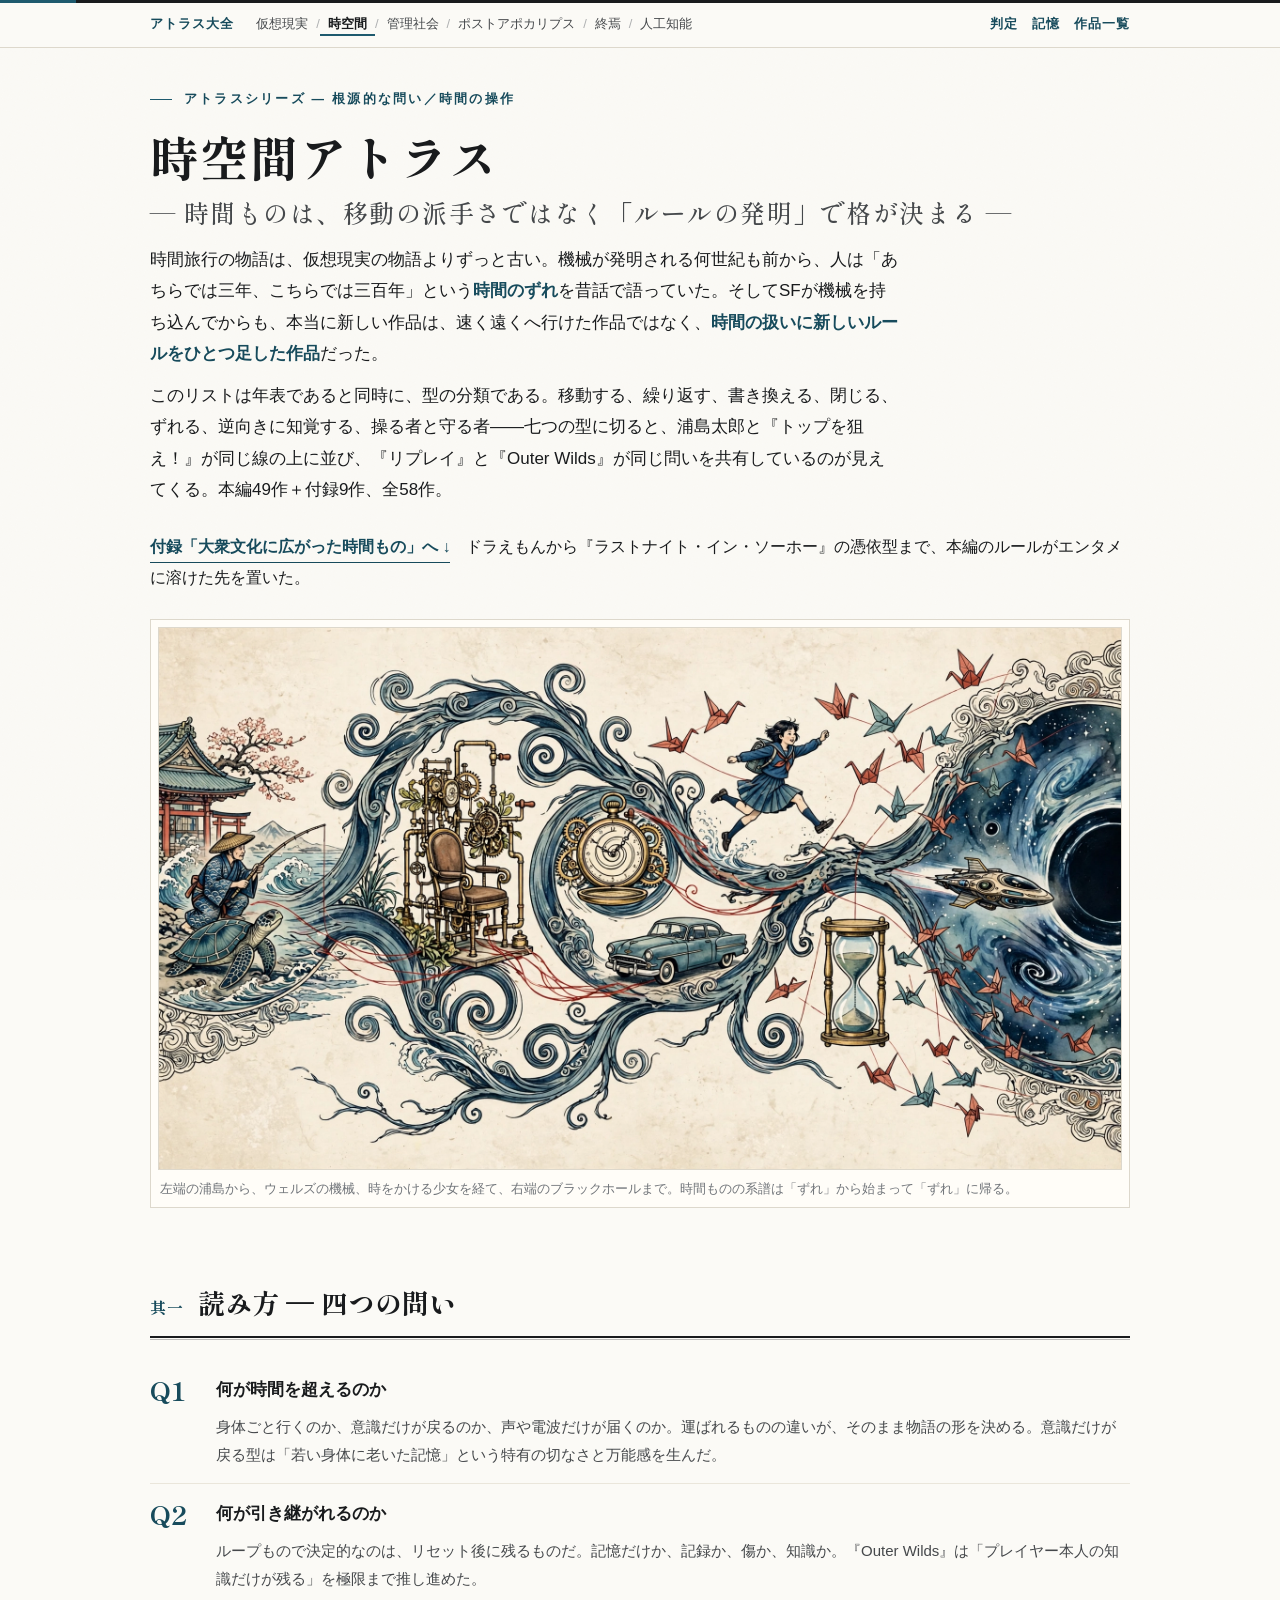
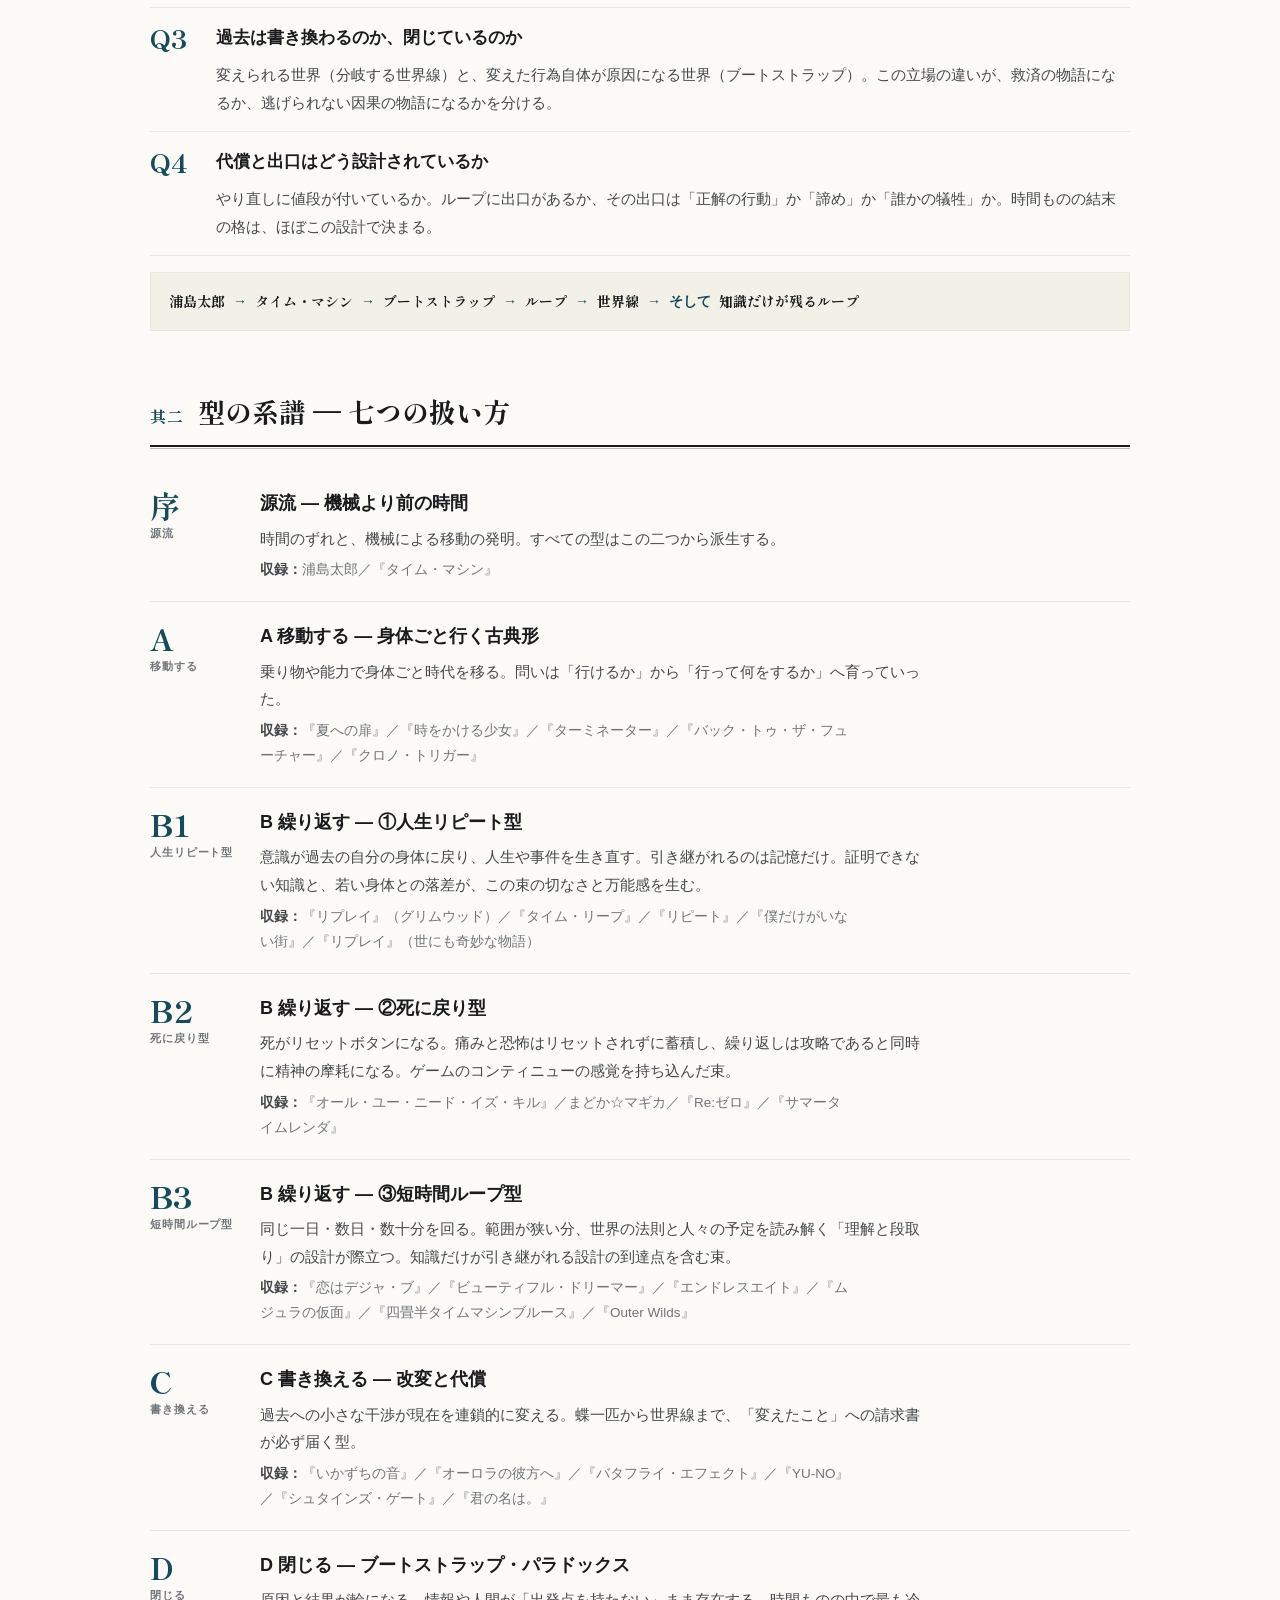
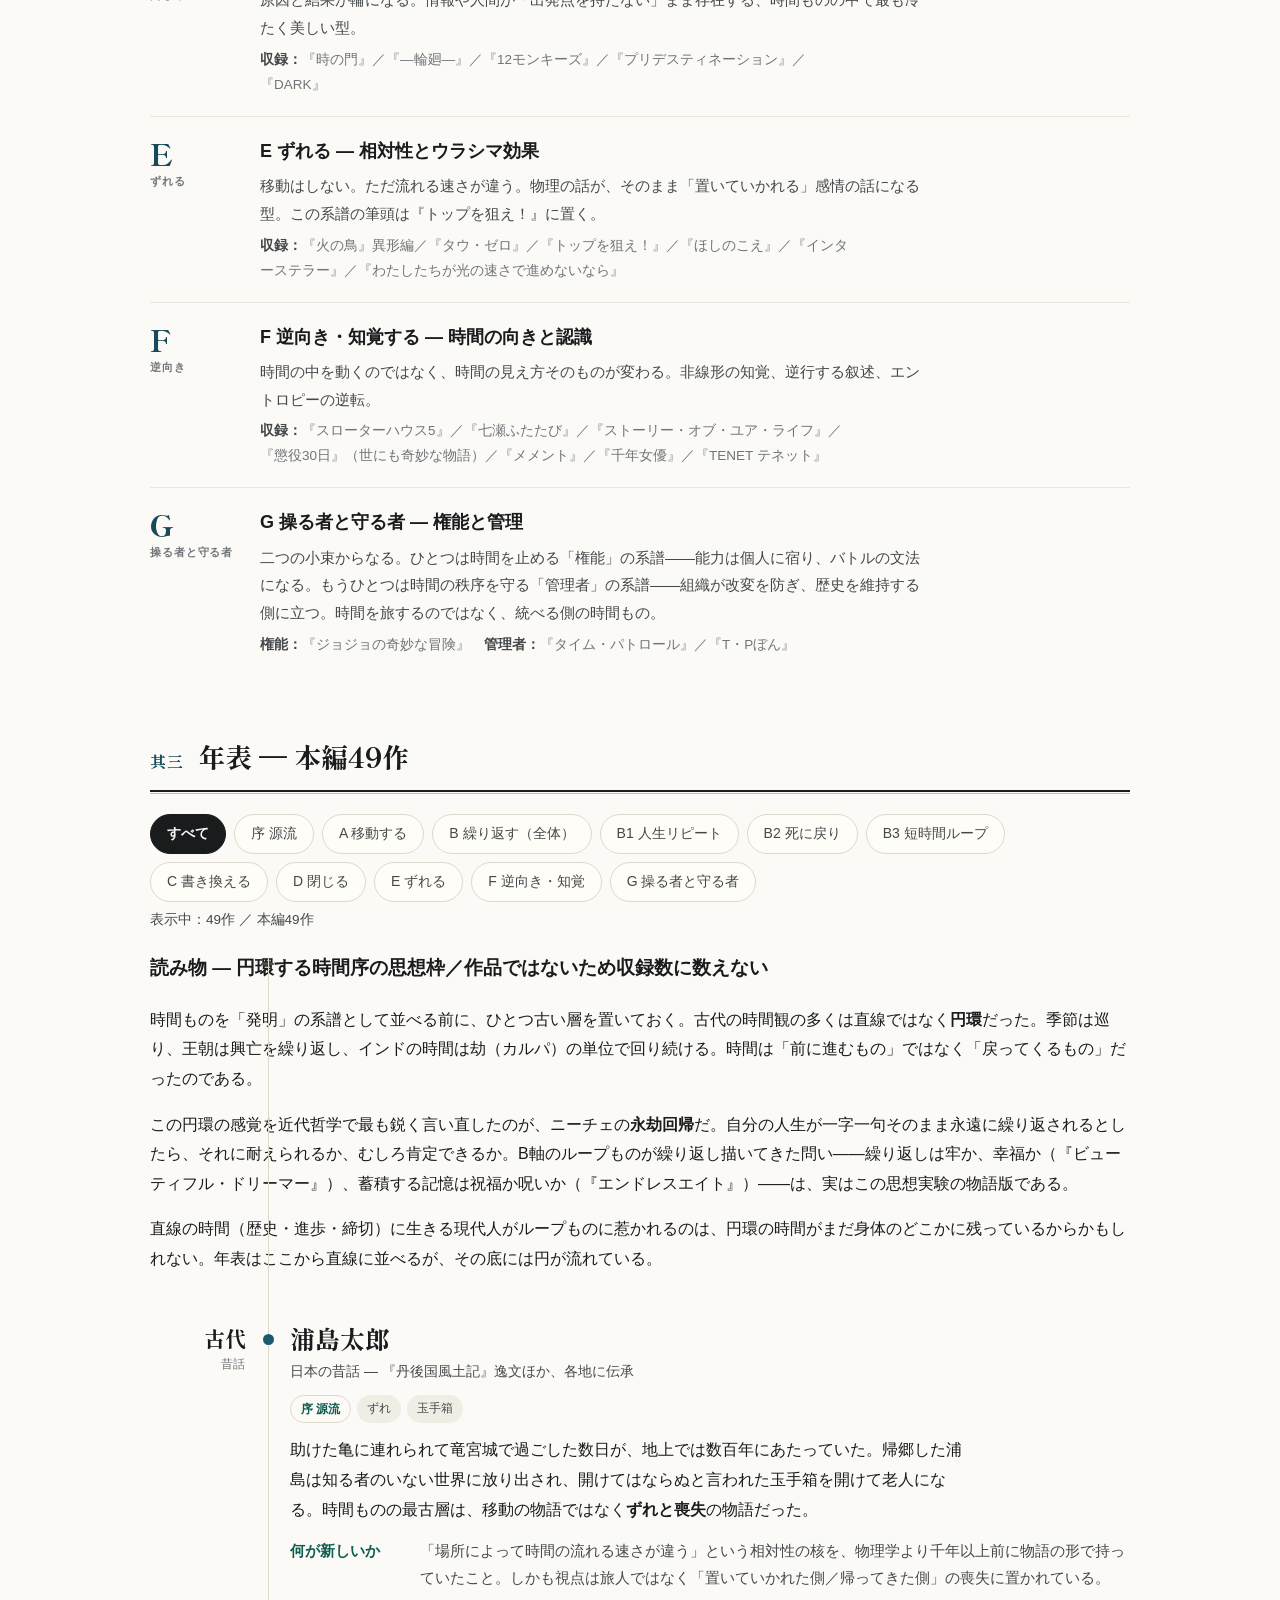
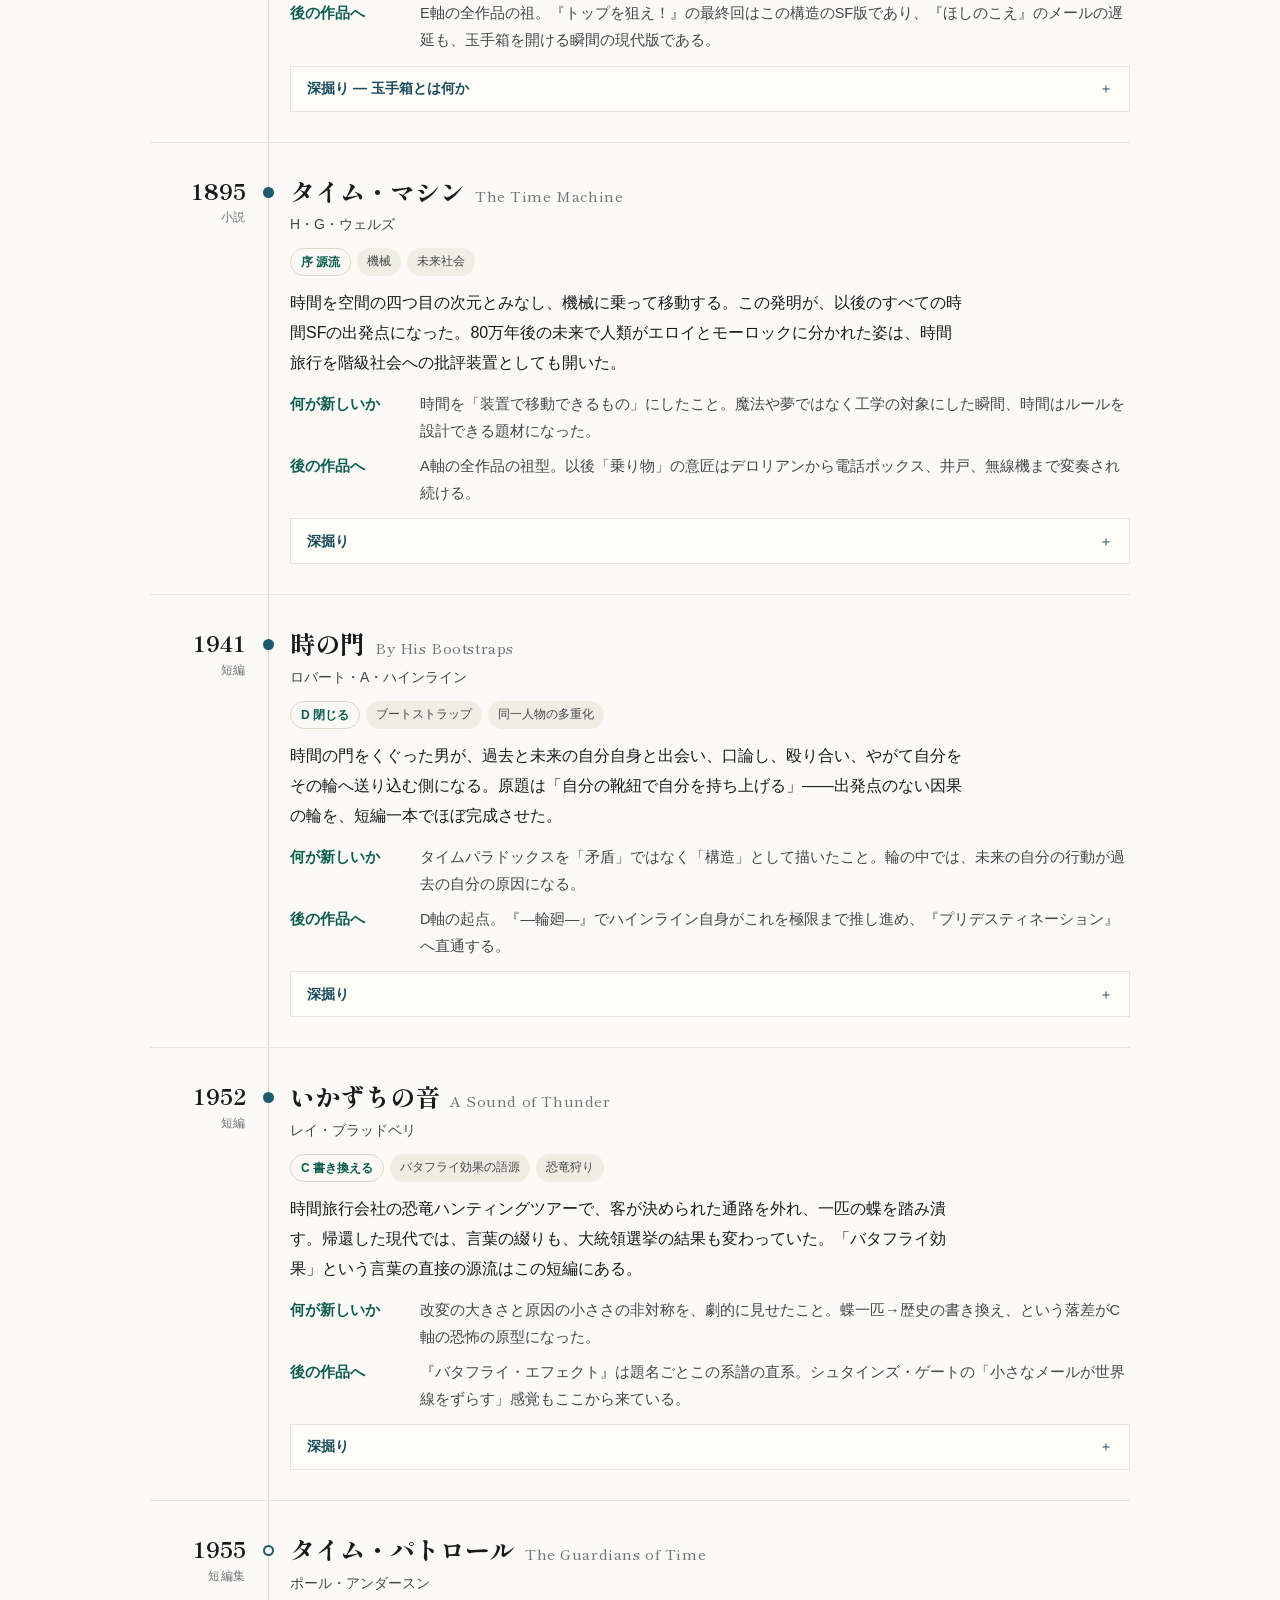
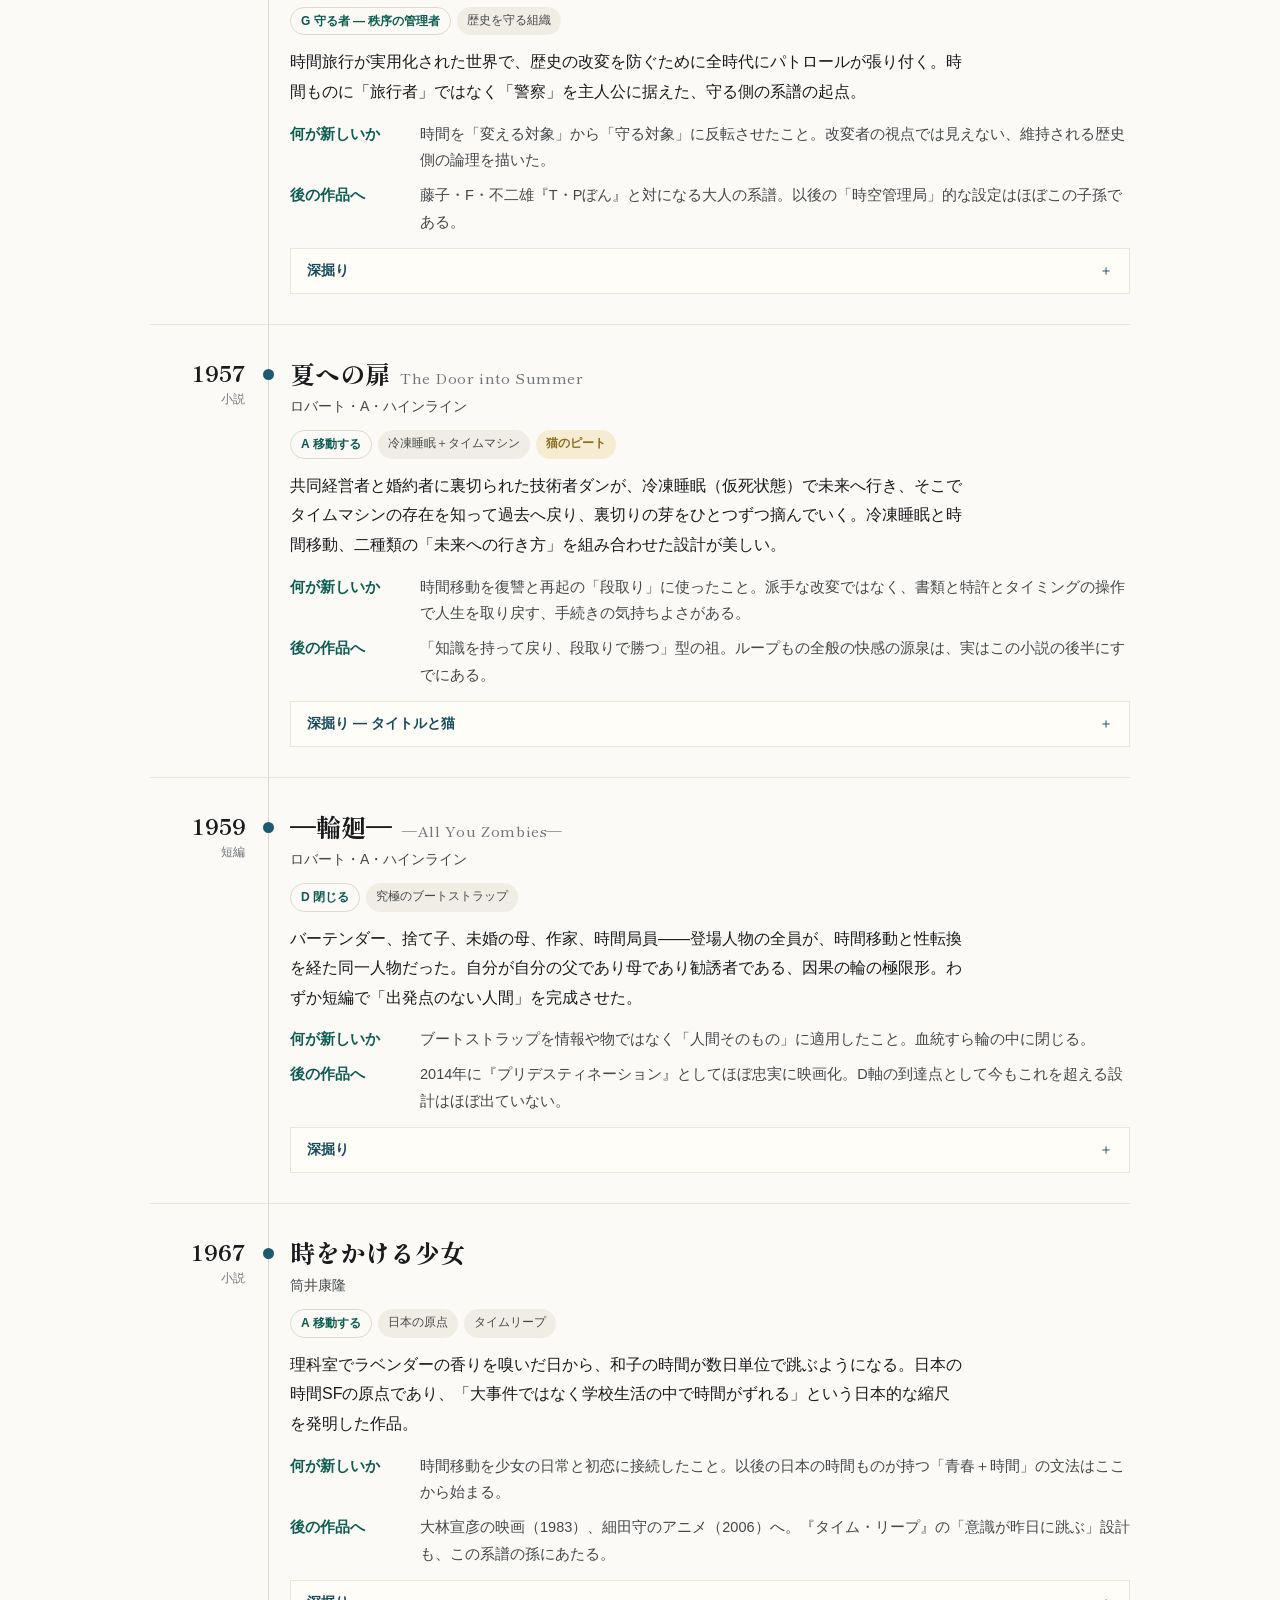
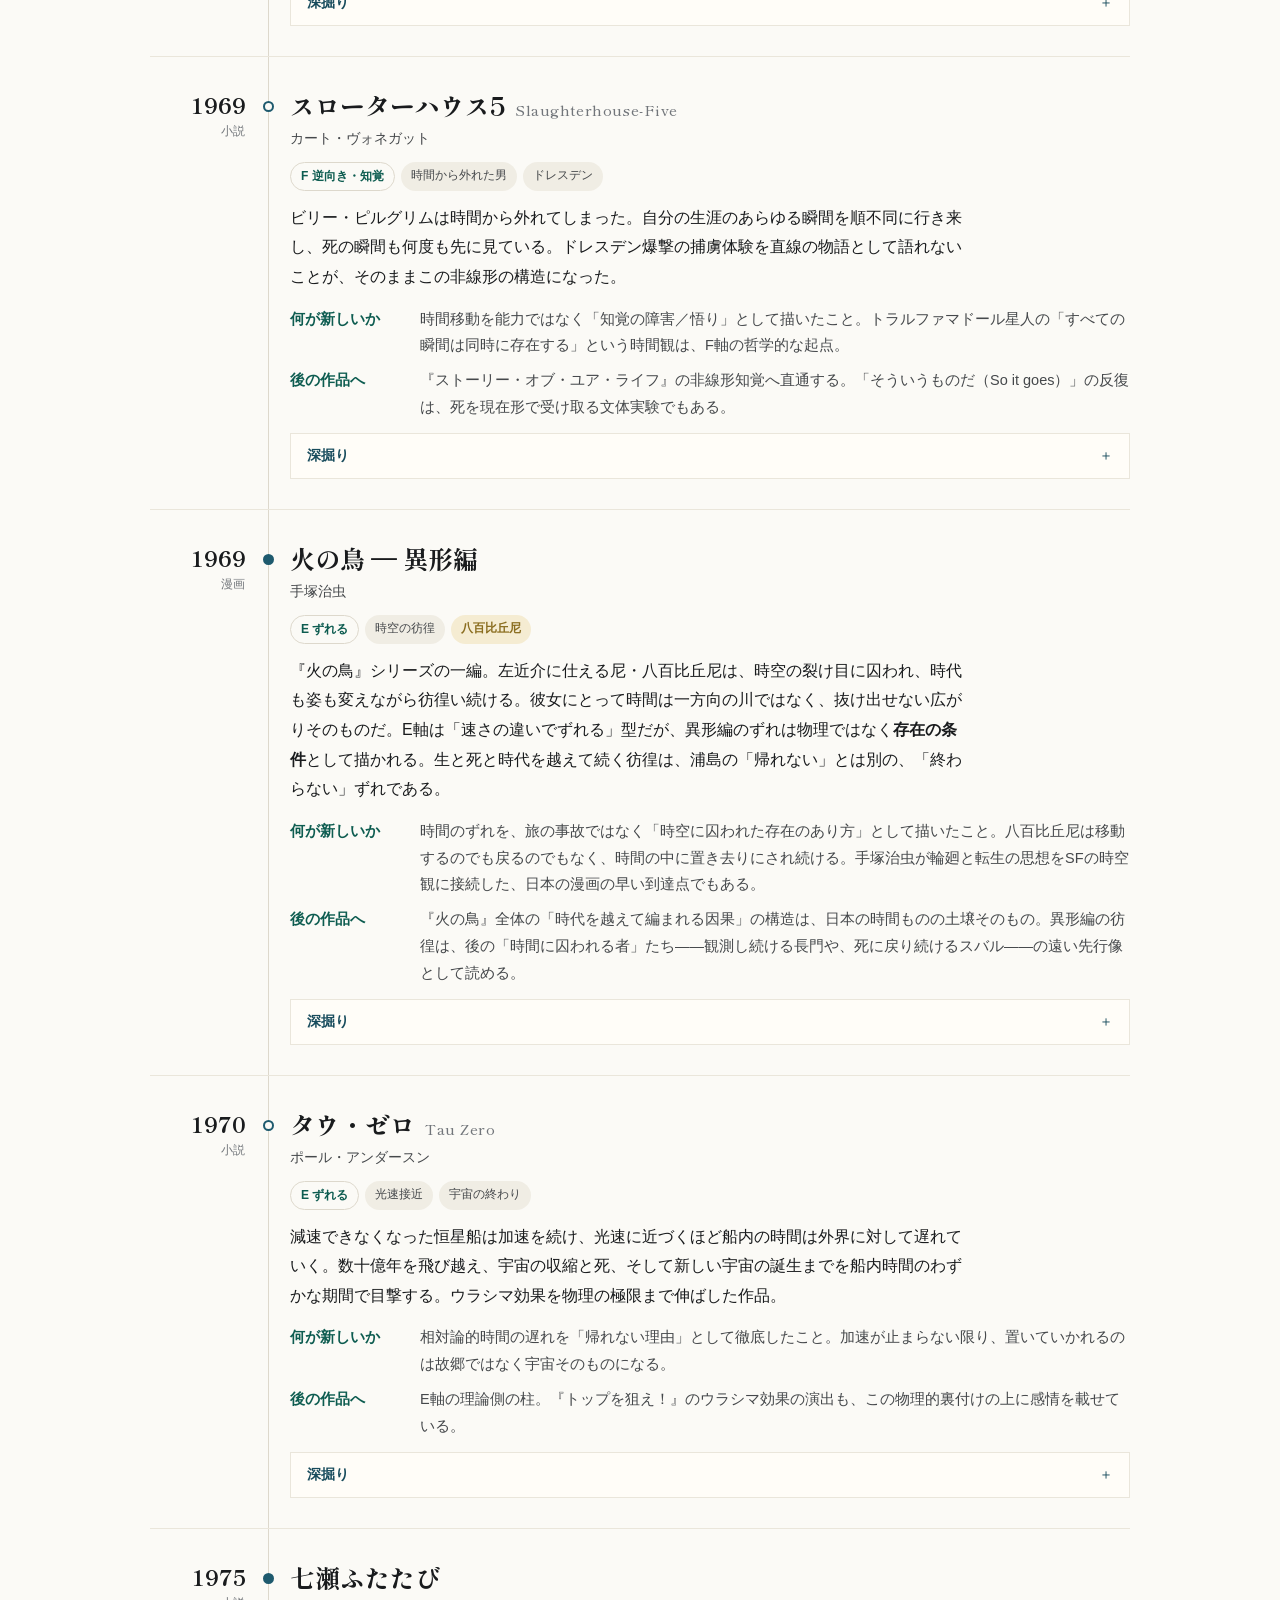
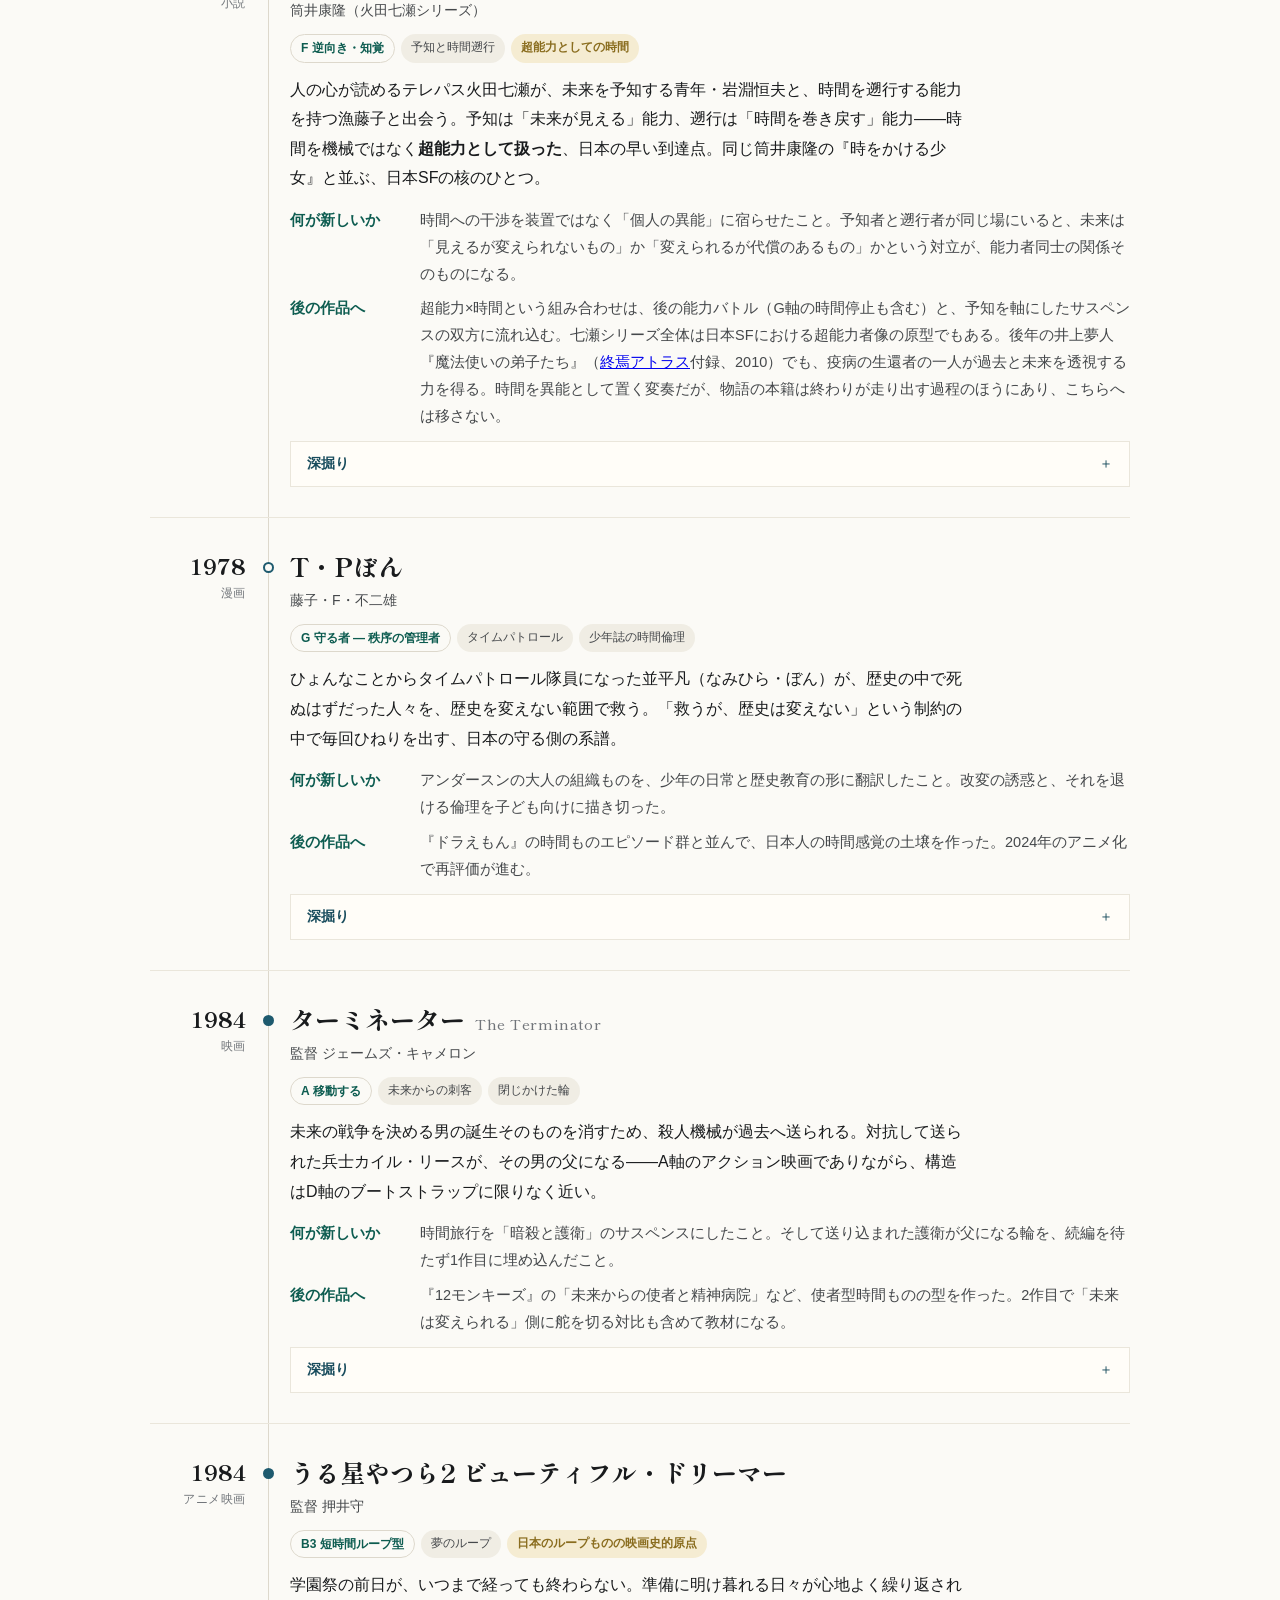
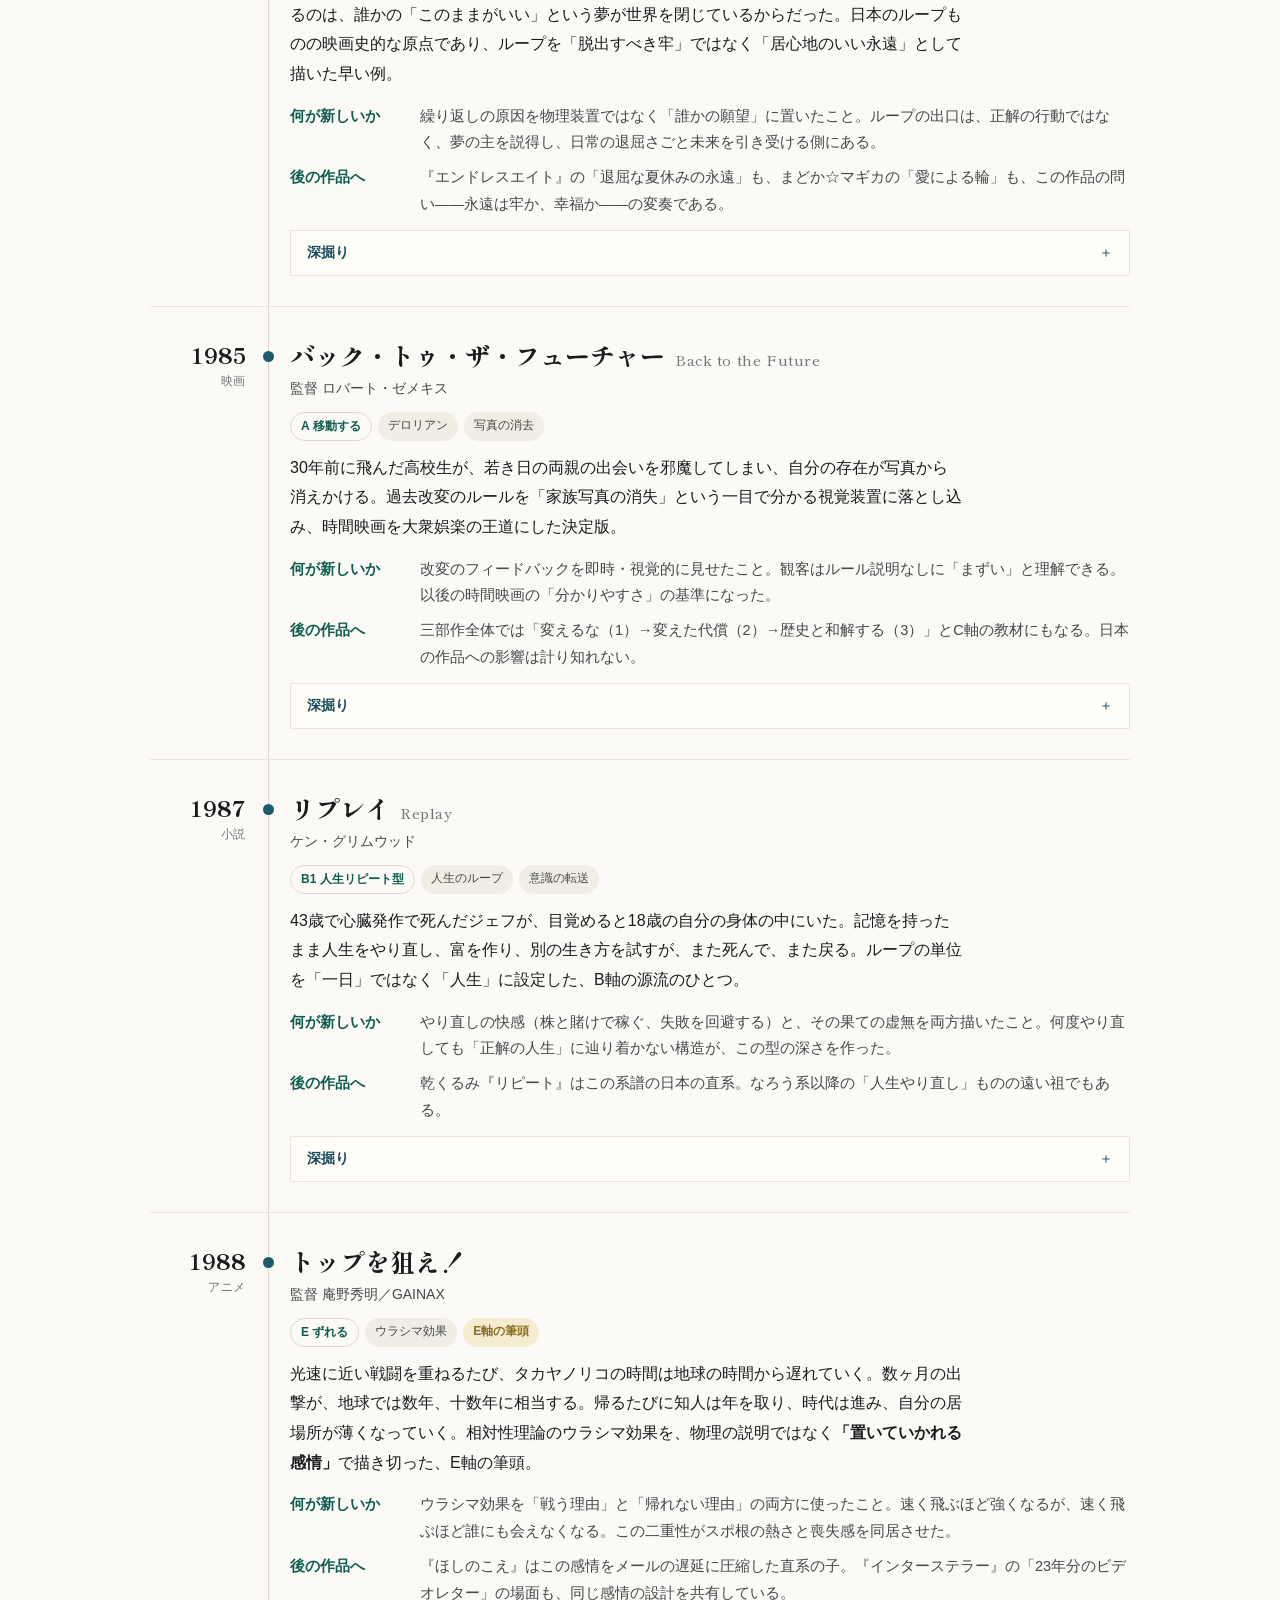
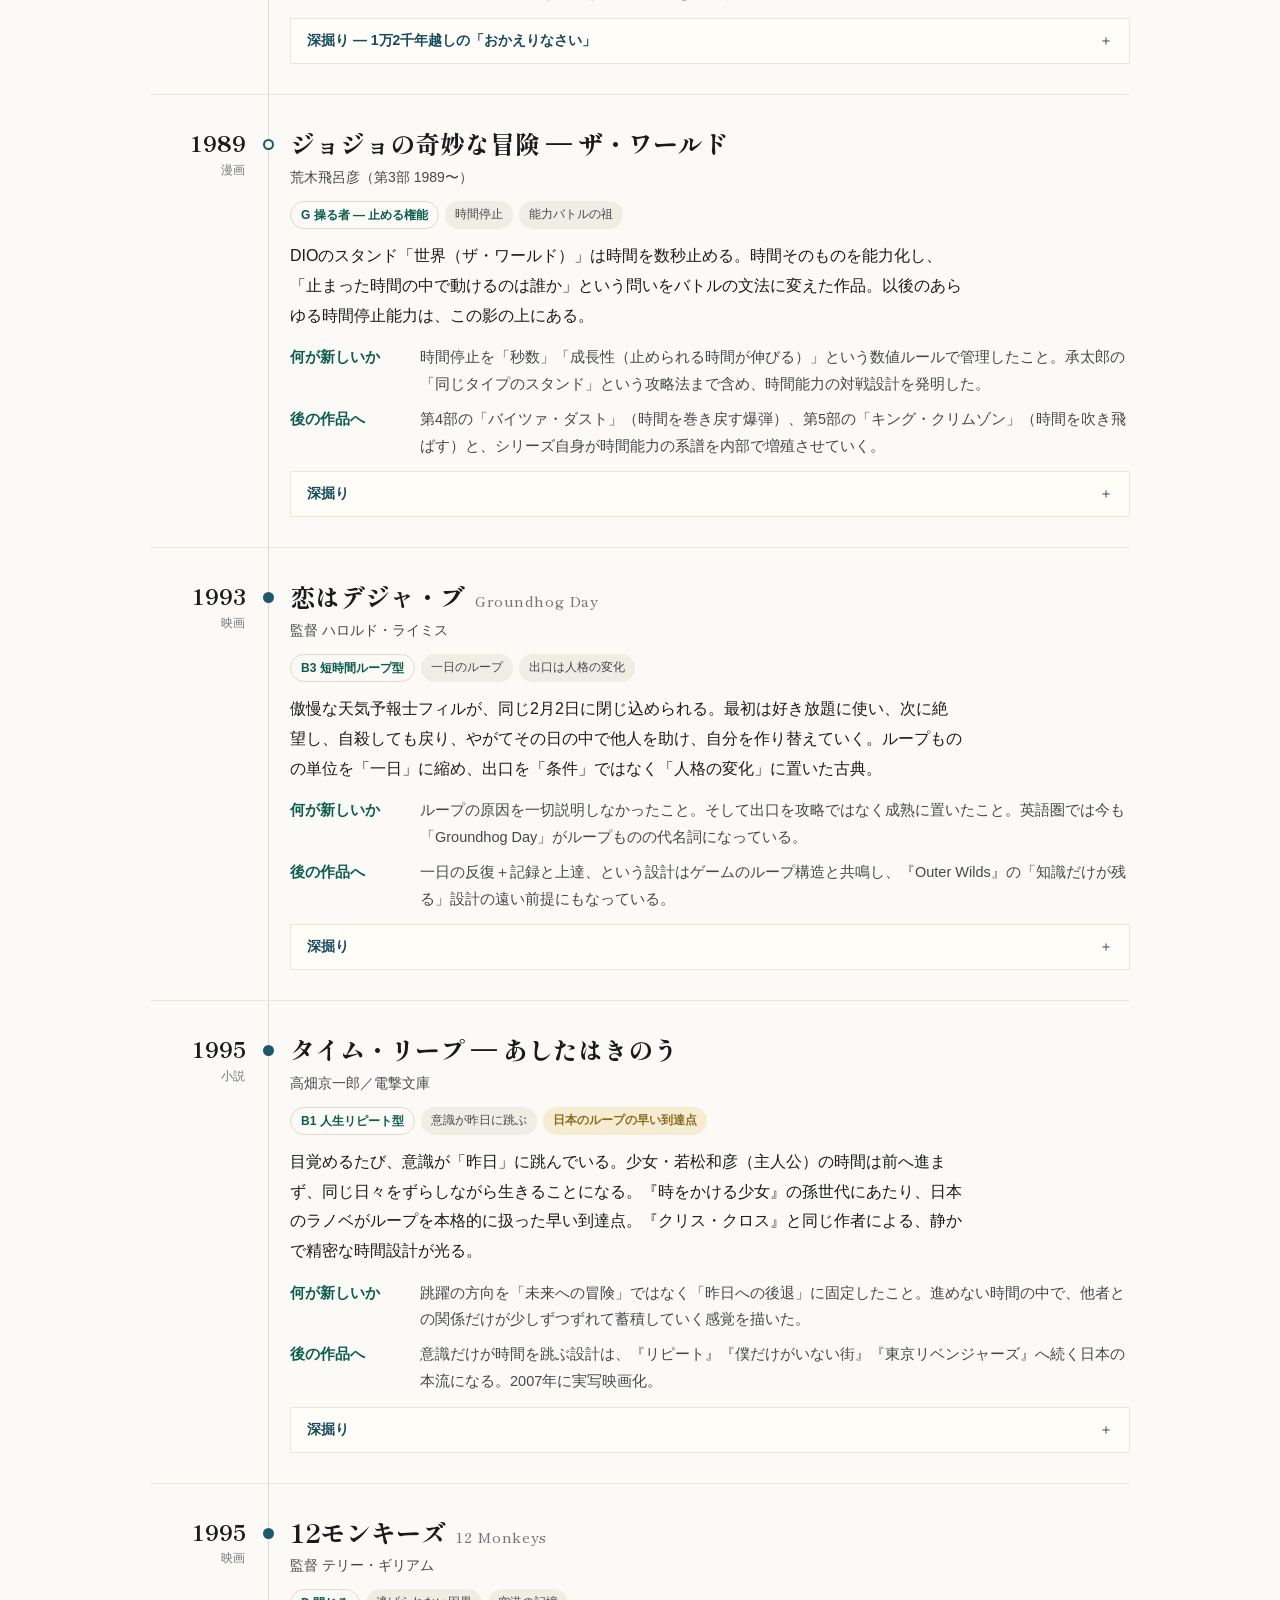
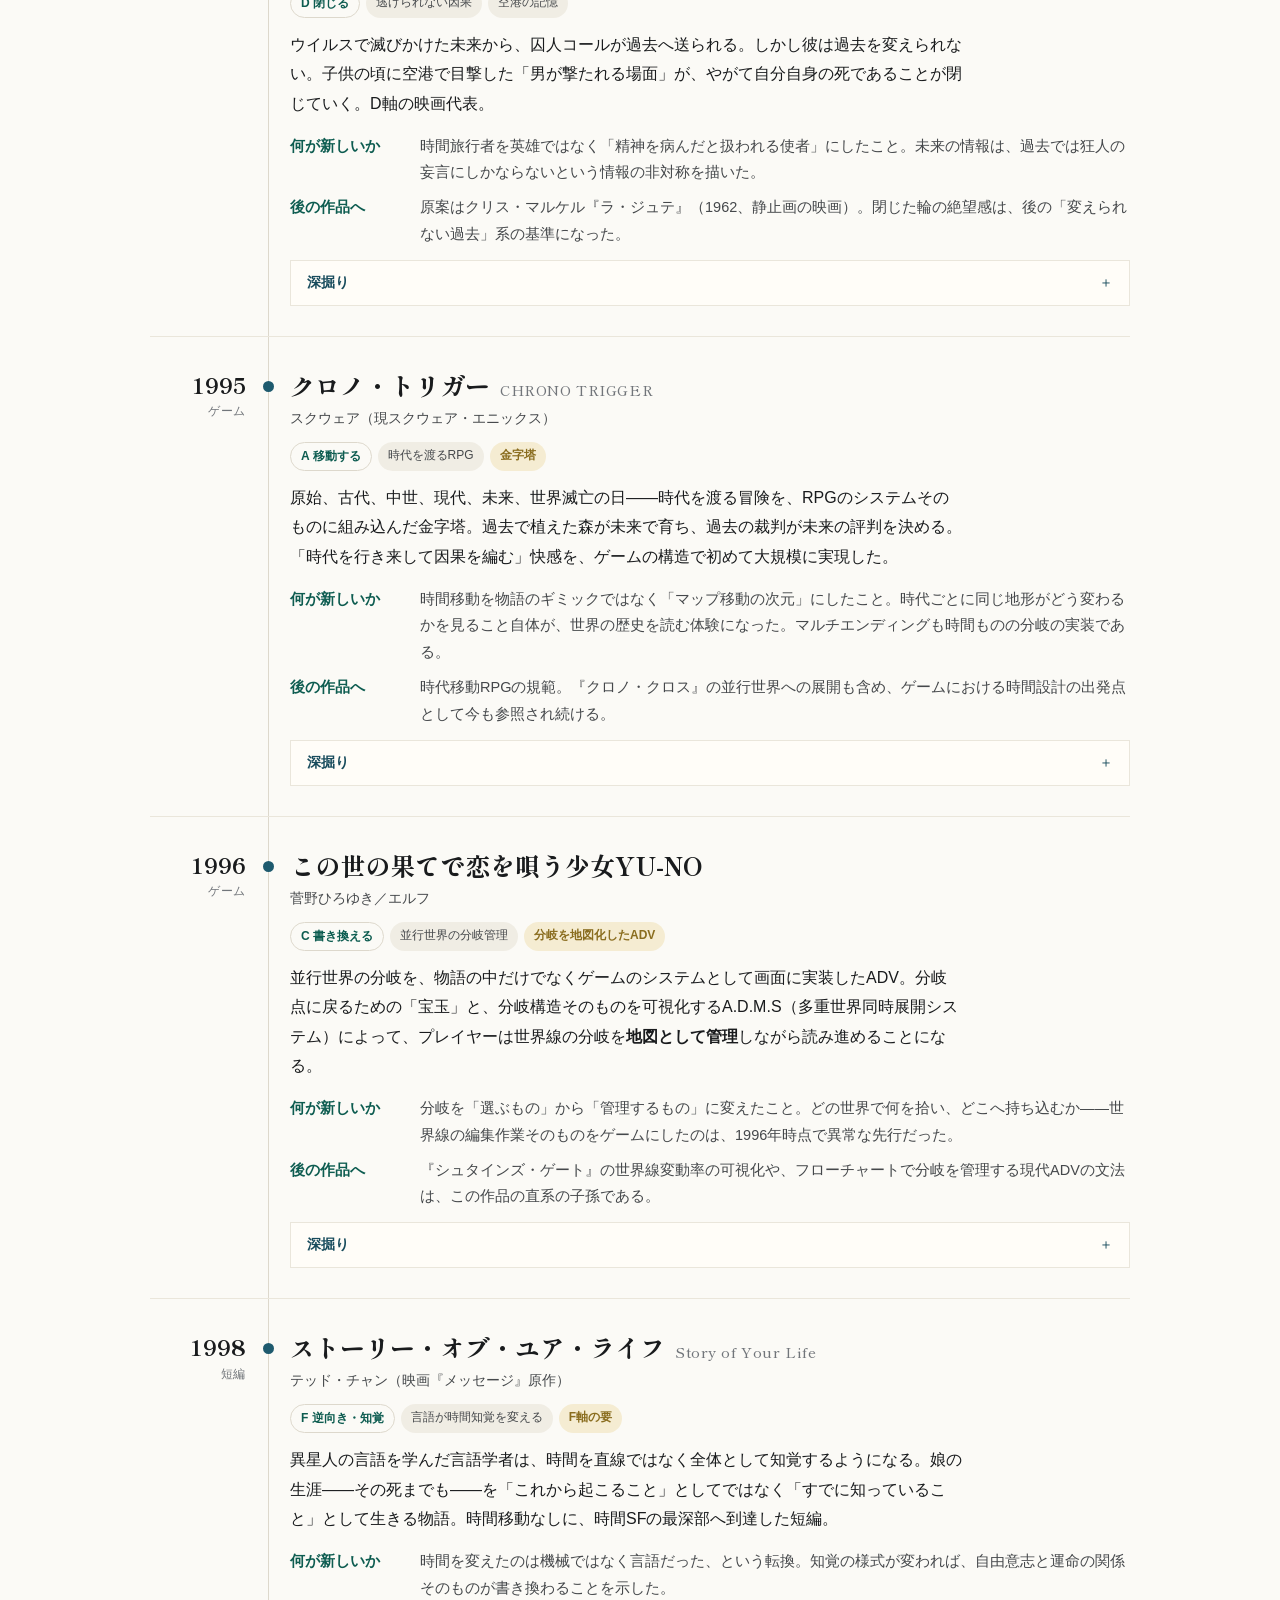
<file: spacetime/index.html>
<!doctype html>
<html lang="ja">
  <head>
    <meta charset="utf-8" />
    <meta name="viewport" content="width=device-width, initial-scale=1, viewport-fit=cover" />
    <meta name="color-scheme" content="light dark" />
    <title>時空間アトラス ― 時間をどう扱ったか</title>
    <link rel="preconnect" href="https://fonts.googleapis.com" />
    <link rel="preconnect" href="https://fonts.gstatic.com" crossorigin />
    <link href="https://fonts.googleapis.com/css2?family=Shippori+Mincho+B1:wght@500;700;800&family=Zen+Kaku+Gothic+New:wght@400;500;700&display=swap" rel="stylesheet" />
    <link rel="stylesheet" href="../assets/css/atlas.css" />
    <link rel="manifest" href="../manifest.webmanifest" />
    <meta name="theme-color" content="#fbfaf6" media="(prefers-color-scheme: light)" />
    <meta name="theme-color" content="#101315" media="(prefers-color-scheme: dark)" />
    <link rel="icon" type="image/svg+xml" href="../icon.svg" />
    <link rel="apple-touch-icon" href="../apple-touch-icon.png" />
    <meta name="mobile-web-app-capable" content="yes" />
    <meta name="apple-mobile-web-app-capable" content="yes" />
    <meta name="apple-mobile-web-app-title" content="アトラス大全" />
  </head>
  <body data-atlas="spacetime">
    <nav class="series-nav" aria-label="アトラスシリーズ">
      <div class="inner">
        <a class="home" href="../">アトラス大全</a>
        <div class="vols"><a href="../virtual-reality/">仮想現実</a><span class="sep" aria-hidden="true">/</span><span class="here" aria-current="page">時空間</span><span class="sep" aria-hidden="true">/</span><a href="../management-society/">管理社会</a><span class="sep" aria-hidden="true">/</span><a href="../post-apocalypse/">ポストアポカリプス</a><span class="sep" aria-hidden="true">/</span><a href="../end-of-the-world/">終焉</a><span class="sep" aria-hidden="true">/</span><a href="../ai/">人工知能</a></div>
        <a class="index-link" href="../judgment/">判定</a>
        <a class="index-link" href="../memory/">記憶</a>
        <a class="index-link" href="../works/">作品一覧</a>
      </div>
    </nav>
    <main class="wrap">

      <div class="intro">
        <p class="kicker">アトラスシリーズ ― 根源的な問い／時間の操作</p>
        <h1>時空間アトラス<span class="thin">― 時間ものは、移動の派手さではなく「ルールの発明」で格が決まる ―</span></h1>
        <p class="lead">時間旅行の物語は、仮想現実の物語よりずっと古い。機械が発明される何世紀も前から、人は「あちらでは三年、こちらでは三百年」という<strong>時間のずれ</strong>を昔話で語っていた。そしてSFが機械を持ち込んでからも、本当に新しい作品は、速く遠くへ行けた作品ではなく、<strong>時間の扱いに新しいルールをひとつ足した作品</strong>だった。</p>
        <p class="lead">このリストは年表であると同時に、型の分類である。移動する、繰り返す、書き換える、閉じる、ずれる、逆向きに知覚する、操る者と守る者――七つの型に切ると、浦島太郎と『トップを狙え！』が同じ線の上に並び、『リプレイ』と『Outer Wilds』が同じ問いを共有しているのが見えてくる。本編49作＋付録9作、全58作。</p>
        <p><a class="toc-link" href="#appendix">付録「大衆文化に広がった時間もの」へ ↓</a>　ドラえもんから『ラストナイト・イン・ソーホー』の憑依型まで、本編のルールがエンタメに溶けた先を置いた。</p>
        <figure class="hero">
          <img src="../assets/covers/spacetime.webp" alt="浦島太郎と亀、真鍮のタイムマシン、跳ぶ少女、懐中時計と砂時計、ブラックホールへ向かう宇宙船を、時間の川と赤い糸と折り鶴が結ぶ系譜のイラスト" width="2048" height="1152" />
          <figcaption>左端の浦島から、ウェルズの機械、時をかける少女を経て、右端のブラックホールまで。時間ものの系譜は「ずれ」から始まって「ずれ」に帰る。</figcaption>
        </figure>
      </div>

      <section class="block" id="how">
        <div class="block-head"><span class="no">其一</span><h2>読み方 ― 四つの問い</h2></div>
        <ol class="questions">
          <li><span class="qno">Q1</span><h3>何が時間を超えるのか</h3><p>身体ごと行くのか、意識だけが戻るのか、声や電波だけが届くのか。運ばれるものの違いが、そのまま物語の形を決める。意識だけが戻る型は「若い身体に老いた記憶」という特有の切なさと万能感を生んだ。</p></li>
          <li><span class="qno">Q2</span><h3>何が引き継がれるのか</h3><p>ループもので決定的なのは、リセット後に残るものだ。記憶だけか、記録か、傷か、知識か。『Outer Wilds』は「プレイヤー本人の知識だけが残る」を極限まで推し進めた。</p></li>
          <li><span class="qno">Q3</span><h3>過去は書き換わるのか、閉じているのか</h3><p>変えられる世界（分岐する世界線）と、変えた行為自体が原因になる世界（ブートストラップ）。この立場の違いが、救済の物語になるか、逃げられない因果の物語になるかを分ける。</p></li>
          <li><span class="qno">Q4</span><h3>代償と出口はどう設計されているか</h3><p>やり直しに値段が付いているか。ループに出口があるか、その出口は「正解の行動」か「諦め」か「誰かの犠牲」か。時間ものの結末の格は、ほぼこの設計で決まる。</p></li>
        </ol>
        <div class="flow" aria-label="系譜の流れ">
          <b>浦島太郎</b><span class="arr">→</span><b>タイム・マシン</b><span class="arr">→</span><b>ブートストラップ</b><span class="arr">→</span><b>ループ</b><span class="arr">→</span><b>世界線</b><span class="arr">→</span><span class="arr">そして</span><b>知識だけが残るループ</b>
        </div>
      </section>

      <section class="block" id="types">
        <div class="block-head"><span class="no">其二</span><h2>型の系譜 ― 七つの扱い方</h2></div>
        <div class="types">
          <div class="type-row"><div class="type-mark">序<small>源流</small></div><div><h3>源流 ― 機械より前の時間</h3><p>時間のずれと、機械による移動の発明。すべての型はこの二つから派生する。</p><p class="works"><b>収録：</b>浦島太郎／『タイム・マシン』</p></div></div>
          <div class="type-row"><div class="type-mark">A<small>移動する</small></div><div><h3>A 移動する ― 身体ごと行く古典形</h3><p>乗り物や能力で身体ごと時代を移る。問いは「行けるか」から「行って何をするか」へ育っていった。</p><p class="works"><b>収録：</b>『夏への扉』／『時をかける少女』／『ターミネーター』／『バック・トゥ・ザ・フューチャー』／『クロノ・トリガー』</p></div></div>
          <div class="type-row"><div class="type-mark">B1<small>人生リピート型</small></div><div><h3>B 繰り返す ― ①人生リピート型</h3><p>意識が過去の自分の身体に戻り、人生や事件を生き直す。引き継がれるのは記憶だけ。証明できない知識と、若い身体との落差が、この束の切なさと万能感を生む。</p><p class="works"><b>収録：</b>『リプレイ』（グリムウッド）／『タイム・リープ』／『リピート』／『僕だけがいない街』／『リプレイ』（世にも奇妙な物語）</p></div></div>
          <div class="type-row"><div class="type-mark">B2<small>死に戻り型</small></div><div><h3>B 繰り返す ― ②死に戻り型</h3><p>死がリセットボタンになる。痛みと恐怖はリセットされずに蓄積し、繰り返しは攻略であると同時に精神の摩耗になる。ゲームのコンティニューの感覚を持ち込んだ束。</p><p class="works"><b>収録：</b>『オール・ユー・ニード・イズ・キル』／まどか☆マギカ／『Re:ゼロ』／『サマータイムレンダ』</p></div></div>
          <div class="type-row"><div class="type-mark">B3<small>短時間ループ型</small></div><div><h3>B 繰り返す ― ③短時間ループ型</h3><p>同じ一日・数日・数十分を回る。範囲が狭い分、世界の法則と人々の予定を読み解く「理解と段取り」の設計が際立つ。知識だけが引き継がれる設計の到達点を含む束。</p><p class="works"><b>収録：</b>『恋はデジャ・ブ』／『ビューティフル・ドリーマー』／『エンドレスエイト』／『ムジュラの仮面』／『四畳半タイムマシンブルース』／『Outer Wilds』</p></div></div>
          <div class="type-row"><div class="type-mark">C<small>書き換える</small></div><div><h3>C 書き換える ― 改変と代償</h3><p>過去への小さな干渉が現在を連鎖的に変える。蝶一匹から世界線まで、「変えたこと」への請求書が必ず届く型。</p><p class="works"><b>収録：</b>『いかずちの音』／『オーロラの彼方へ』／『バタフライ・エフェクト』／『YU-NO』／『シュタインズ・ゲート』／『君の名は。』</p></div></div>
          <div class="type-row"><div class="type-mark">D<small>閉じる</small></div><div><h3>D 閉じる ― ブートストラップ・パラドックス</h3><p>原因と結果が輪になる。情報や人間が「出発点を持たない」まま存在する、時間ものの中で最も冷たく美しい型。</p><p class="works"><b>収録：</b>『時の門』／『―輪廻―』／『12モンキーズ』／『プリデスティネーション』／『DARK』</p></div></div>
          <div class="type-row"><div class="type-mark">E<small>ずれる</small></div><div><h3>E ずれる ― 相対性とウラシマ効果</h3><p>移動はしない。ただ流れる速さが違う。物理の話が、そのまま「置いていかれる」感情の話になる型。この系譜の筆頭は『トップを狙え！』に置く。</p><p class="works"><b>収録：</b>『火の鳥』異形編／『タウ・ゼロ』／『トップを狙え！』／『ほしのこえ』／『インターステラー』／『わたしたちが光の速さで進めないなら』</p></div></div>
          <div class="type-row"><div class="type-mark">F<small>逆向き</small></div><div><h3>F 逆向き・知覚する ― 時間の向きと認識</h3><p>時間の中を動くのではなく、時間の見え方そのものが変わる。非線形の知覚、逆行する叙述、エントロピーの逆転。</p><p class="works"><b>収録：</b>『スローターハウス5』／『七瀬ふたたび』／『ストーリー・オブ・ユア・ライフ』／『懲役30日』（世にも奇妙な物語）／『メメント』／『千年女優』／『TENET テネット』</p></div></div>
          <div class="type-row"><div class="type-mark">G<small>操る者と守る者</small></div><div><h3>G 操る者と守る者 ― 権能と管理</h3><p>二つの小束からなる。ひとつは時間を止める「権能」の系譜――能力は個人に宿り、バトルの文法になる。もうひとつは時間の秩序を守る「管理者」の系譜――組織が改変を防ぎ、歴史を維持する側に立つ。時間を旅するのではなく、統べる側の時間もの。</p><p class="works"><b>権能：</b>『ジョジョの奇妙な冒険』　<b>管理者：</b>『タイム・パトロール』／『T・Pぼん』</p></div></div>
        </div>
      </section>

      <section class="block" id="timeline">
        <div class="block-head"><span class="no">其三</span><h2>年表 ― 本編49作</h2></div>
        <div class="filters" role="group" aria-label="型で絞り込み">
          <button type="button" data-filter="all" aria-pressed="true">すべて</button>
          <button type="button" data-filter="pro" aria-pressed="false">序 源流</button>
          <button type="button" data-filter="a" aria-pressed="false">A 移動する</button>
          <button type="button" data-filter="b" aria-pressed="false">B 繰り返す（全体）</button>
          <button type="button" data-filter="b1" aria-pressed="false">B1 人生リピート</button>
          <button type="button" data-filter="b2" aria-pressed="false">B2 死に戻り</button>
          <button type="button" data-filter="b3" aria-pressed="false">B3 短時間ループ</button>
          <button type="button" data-filter="c" aria-pressed="false">C 書き換える</button>
          <button type="button" data-filter="d" aria-pressed="false">D 閉じる</button>
          <button type="button" data-filter="e" aria-pressed="false">E ずれる</button>
          <button type="button" data-filter="f" aria-pressed="false">F 逆向き・知覚</button>
          <button type="button" data-filter="g" aria-pressed="false">G 操る者と守る者</button>
        </div>
        <p class="count" id="count"></p>
        <div class="timeline" id="tl">

<div class="frame-note">
  <h3>読み物 ― 円環する時間<span class="frame-tag">序の思想枠／作品ではないため収録数に数えない</span></h3>
  <p>時間ものを「発明」の系譜として並べる前に、ひとつ古い層を置いておく。古代の時間観の多くは直線ではなく<strong>円環</strong>だった。季節は巡り、王朝は興亡を繰り返し、インドの時間は劫（カルパ）の単位で回り続ける。時間は「前に進むもの」ではなく「戻ってくるもの」だったのである。</p>
  <p>この円環の感覚を近代哲学で最も鋭く言い直したのが、ニーチェの<strong>永劫回帰</strong>だ。自分の人生が一字一句そのまま永遠に繰り返されるとしたら、それに耐えられるか、むしろ肯定できるか。B軸のループものが繰り返し描いてきた問い――繰り返しは牢か、幸福か（『ビューティフル・ドリーマー』）、蓄積する記憶は祝福か呪いか（『エンドレスエイト』）――は、実はこの思想実験の物語版である。</p>
  <p>直線の時間（歴史・進歩・締切）に生きる現代人がループものに惹かれるのは、円環の時間がまだ身体のどこかに残っているからかもしれない。年表はここから直線に並べるが、その底には円が流れている。</p>
</div>

<article class="entry core" data-type="pro" id="work-w-bcfdd722">
  <div class="year">古代<small>昔話</small></div>
  <div><h3>浦島太郎</h3><p class="byline">日本の昔話 ― 『丹後国風土記』逸文ほか、各地に伝承</p>
  <ul class="tags"><li class="phase">序 源流</li><li>ずれ</li><li>玉手箱</li></ul>
  <p class="desc">助けた亀に連れられて竜宮城で過ごした数日が、地上では数百年にあたっていた。帰郷した浦島は知る者のいない世界に放り出され、開けてはならぬと言われた玉手箱を開けて老人になる。時間ものの最古層は、移動の物語ではなく<strong>ずれと喪失</strong>の物語だった。</p>
  <dl class="points"><div><dt>何が新しいか</dt><dd>「場所によって時間の流れる速さが違う」という相対性の核を、物理学より千年以上前に物語の形で持っていたこと。しかも視点は旅人ではなく「置いていかれた側／帰ってきた側」の喪失に置かれている。</dd></div>
  <div><dt>後の作品へ</dt><dd>E軸の全作品の祖。『トップを狙え！』の最終回はこの構造のSF版であり、『ほしのこえ』のメールの遅延も、玉手箱を開ける瞬間の現代版である。</dd></div></dl>
  <details class="deep"><summary>深掘り ― 玉手箱とは何か</summary><div class="body"><p>玉手箱は「経過した時間の請求書」だ。竜宮城で先送りされていた老いが、一度に精算される。時間ものに必ず付いてくる「代償」の設計は、ここにすでに完成している。後のSFがウラシマ効果と呼んだ現象も、名前自体がこの昔話から来ている。</p></div></details></div>
</article>

<article class="entry core" data-type="pro" id="work-the-time-machine">
  <div class="year">1895<small>小説</small></div>
  <div><h3>タイム・マシン<span class="orig">The Time Machine</span></h3><p class="byline">H・G・ウェルズ</p>
  <ul class="tags"><li class="phase">序 源流</li><li>機械</li><li>未来社会</li></ul>
  <p class="desc">時間を空間の四つ目の次元とみなし、機械に乗って移動する。この発明が、以後のすべての時間SFの出発点になった。80万年後の未来で人類がエロイとモーロックに分かれた姿は、時間旅行を階級社会への批評装置としても開いた。</p>
  <dl class="points"><div><dt>何が新しいか</dt><dd>時間を「装置で移動できるもの」にしたこと。魔法や夢ではなく工学の対象にした瞬間、時間はルールを設計できる題材になった。</dd></div>
  <div><dt>後の作品へ</dt><dd>A軸の全作品の祖型。以後「乗り物」の意匠はデロリアンから電話ボックス、井戸、無線機まで変奏され続ける。</dd></div></dl>
  <details class="deep"><summary>深掘り</summary><div class="body"><p>注目すべきは、ウェルズの時間旅行者が過去ではなく未来へ行き、しかもほぼ何も変えられないことだ。最初期の時間機械は改変の道具ではなく、観察と批評の道具だった。「過去を変える」欲望が主役になるのは、ずっと後のことである。</p></div></details></div>
</article>

<article class="entry core" data-type="d" id="work-by-his-bootstraps">
  <div class="year">1941<small>短編</small></div>
  <div><h3>時の門<span class="orig">By His Bootstraps</span></h3><p class="byline">ロバート・A・ハインライン</p>
  <ul class="tags"><li class="phase">D 閉じる</li><li>ブートストラップ</li><li>同一人物の多重化</li></ul>
  <p class="desc">時間の門をくぐった男が、過去と未来の自分自身と出会い、口論し、殴り合い、やがて自分をその輪へ送り込む側になる。原題は「自分の靴紐で自分を持ち上げる」――出発点のない因果の輪を、短編一本でほぼ完成させた。</p>
  <dl class="points"><div><dt>何が新しいか</dt><dd>タイムパラドックスを「矛盾」ではなく「構造」として描いたこと。輪の中では、未来の自分の行動が過去の自分の原因になる。</dd></div>
  <div><dt>後の作品へ</dt><dd>D軸の起点。『―輪廻―』でハインライン自身がこれを極限まで推し進め、『プリデスティネーション』へ直通する。</dd></div></dl>
  <details class="deep"><summary>深掘り</summary><div class="body"><p>登場人物は実質ひとりだけなのに、年齢の違う自分同士の会話で物語が進む。「自分が自分を騙し、自分が自分を送り出す」――加害者と被害者と救済者が全員同一人物という設計は、後の閉ループものの基本文法になった。</p></div></details></div>
</article>

<article class="entry core" data-type="c" id="work-a-sound-of-thunder">
  <div class="year">1952<small>短編</small></div>
  <div><h3>いかずちの音<span class="orig">A Sound of Thunder</span></h3><p class="byline">レイ・ブラッドベリ</p>
  <ul class="tags"><li class="phase">C 書き換える</li><li>バタフライ効果の語源</li><li>恐竜狩り</li></ul>
  <p class="desc">時間旅行会社の恐竜ハンティングツアーで、客が決められた通路を外れ、一匹の蝶を踏み潰す。帰還した現代では、言葉の綴りも、大統領選挙の結果も変わっていた。「バタフライ効果」という言葉の直接の源流はこの短編にある。</p>
  <dl class="points"><div><dt>何が新しいか</dt><dd>改変の大きさと原因の小ささの非対称を、劇的に見せたこと。蝶一匹→歴史の書き換え、という落差がC軸の恐怖の原型になった。</dd></div>
  <div><dt>後の作品へ</dt><dd>『バタフライ・エフェクト』は題名ごとこの系譜の直系。シュタインズ・ゲートの「小さなメールが世界線をずらす」感覚もここから来ている。</dd></div></dl>
  <details class="deep"><summary>深掘り</summary><div class="body"><p>ツアー会社は改変を防ぐため、獲物には「どのみち直後に死ぬ個体」を選び、浮遊通路まで用意していた。つまりこの短編は、改変の物語であると同時に「改変を管理する側」の物語でもあり、G軸のタイム・パトロールと同時代に同じ問題意識を持っていた。</p></div></details></div>
</article>

<article class="entry" data-type="g" id="work-the-guardians-of-time">
  <div class="year">1955<small>短編集</small></div>
  <div><h3>タイム・パトロール<span class="orig">The Guardians of Time</span></h3><p class="byline">ポール・アンダースン</p>
  <ul class="tags"><li class="phase">G 守る者 ― 秩序の管理者</li><li>歴史を守る組織</li></ul>
  <p class="desc">時間旅行が実用化された世界で、歴史の改変を防ぐために全時代にパトロールが張り付く。時間ものに「旅行者」ではなく「警察」を主人公に据えた、守る側の系譜の起点。</p>
  <dl class="points"><div><dt>何が新しいか</dt><dd>時間を「変える対象」から「守る対象」に反転させたこと。改変者の視点では見えない、維持される歴史側の論理を描いた。</dd></div>
  <div><dt>後の作品へ</dt><dd>藤子・F・不二雄『T・Pぼん』と対になる大人の系譜。以後の「時空管理局」的な設定はほぼこの子孫である。</dd></div></dl>
  <details class="deep"><summary>深掘り</summary><div class="body"><p>守る側に立つと、歴史の悲劇も「守るべき確定事項」になる。改変を止める正義と、目の前の苦しみを見捨てる非情が同居する点が、この系譜の倫理的な深みである。</p></div></details></div>
</article>

<article class="entry core" data-type="a" id="work-the-door-into-summer">
  <div class="year">1957<small>小説</small></div>
  <div><h3>夏への扉<span class="orig">The Door into Summer</span></h3><p class="byline">ロバート・A・ハインライン</p>
  <ul class="tags"><li class="phase">A 移動する</li><li>冷凍睡眠＋タイムマシン</li><li class="buy">猫のピート</li></ul>
  <p class="desc">共同経営者と婚約者に裏切られた技術者ダンが、冷凍睡眠（仮死状態）で未来へ行き、そこでタイムマシンの存在を知って過去へ戻り、裏切りの芽をひとつずつ摘んでいく。冷凍睡眠と時間移動、二種類の「未来への行き方」を組み合わせた設計が美しい。</p>
  <dl class="points"><div><dt>何が新しいか</dt><dd>時間移動を復讐と再起の「段取り」に使ったこと。派手な改変ではなく、書類と特許とタイミングの操作で人生を取り戻す、手続きの気持ちよさがある。</dd></div>
  <div><dt>後の作品へ</dt><dd>「知識を持って戻り、段取りで勝つ」型の祖。ループもの全般の快感の源泉は、実はこの小説の後半にすでにある。</dd></div></dl>
  <details class="deep"><summary>深掘り ― タイトルと猫</summary><div class="body"><p>題名は、雪の日に猫のピートが家中の扉をひとつずつ開けさせ、「夏への扉」を探す挿話から来る。凍てついた現在にも、どこかに夏に通じる扉があるはずだ――時間ものの題名としてこれ以上ふさわしい比喩はない。ハインラインはD軸の冷たい輪を書いた同じ手で、最も温かいやり直しも書いていた。</p></div></details></div>
</article>

<article class="entry core" data-type="d" id="work-all-you-zombies">
  <div class="year">1959<small>短編</small></div>
  <div><h3>―輪廻―<span class="orig">―All You Zombies―</span></h3><p class="byline">ロバート・A・ハインライン</p>
  <ul class="tags"><li class="phase">D 閉じる</li><li>究極のブートストラップ</li></ul>
  <p class="desc">バーテンダー、捨て子、未婚の母、作家、時間局員――登場人物の全員が、時間移動と性転換を経た同一人物だった。自分が自分の父であり母であり勧誘者である、因果の輪の極限形。わずか短編で「出発点のない人間」を完成させた。</p>
  <dl class="points"><div><dt>何が新しいか</dt><dd>ブートストラップを情報や物ではなく「人間そのもの」に適用したこと。血統すら輪の中に閉じる。</dd></div>
  <div><dt>後の作品へ</dt><dd>2014年に『プリデスティネーション』としてほぼ忠実に映画化。D軸の到達点として今もこれを超える設計はほぼ出ていない。</dd></div></dl>
  <details class="deep"><summary>深掘り</summary><div class="body"><p>最後に残るのは「では他の人間はどこから来たのか」という酔ったような問いだ。輪の内側が完全に閉じたとき、輪の外側の存在すべてが「ゾンビ」に見える――タイトルの冷たさはそこに効いている。</p></div></details></div>
</article>

<article class="entry core" data-type="a" id="work-w-ca841e90">
  <div class="year">1967<small>小説</small></div>
  <div><h3>時をかける少女</h3><p class="byline">筒井康隆</p>
  <ul class="tags"><li class="phase">A 移動する</li><li>日本の原点</li><li>タイムリープ</li></ul>
  <p class="desc">理科室でラベンダーの香りを嗅いだ日から、和子の時間が数日単位で跳ぶようになる。日本の時間SFの原点であり、「大事件ではなく学校生活の中で時間がずれる」という日本的な縮尺を発明した作品。</p>
  <dl class="points"><div><dt>何が新しいか</dt><dd>時間移動を少女の日常と初恋に接続したこと。以後の日本の時間ものが持つ「青春＋時間」の文法はここから始まる。</dd></div>
  <div><dt>後の作品へ</dt><dd>大林宣彦の映画（1983）、細田守のアニメ（2006）へ。『タイム・リープ』の「意識が昨日に跳ぶ」設計も、この系譜の孫にあたる。</dd></div></dl>
  <details class="deep"><summary>深掘り</summary><div class="body"><p>跳躍の原因は未来人の薬品であり、和子の能力は借り物で、最後には記憶ごと手放すことになる。「能力を得る話」ではなく「能力と記憶を返却する話」として閉じる点に、日本の時間ものの原型らしい潔さがある。</p></div></details></div>
</article>

<article class="entry" data-type="f" id="work-slaughterhouse-five">
  <div class="year">1969<small>小説</small></div>
  <div><h3>スローターハウス5<span class="orig">Slaughterhouse-Five</span></h3><p class="byline">カート・ヴォネガット</p>
  <ul class="tags"><li class="phase">F 逆向き・知覚</li><li>時間から外れた男</li><li>ドレスデン</li></ul>
  <p class="desc">ビリー・ピルグリムは時間から外れてしまった。自分の生涯のあらゆる瞬間を順不同に行き来し、死の瞬間も何度も先に見ている。ドレスデン爆撃の捕虜体験を直線の物語として語れないことが、そのままこの非線形の構造になった。</p>
  <dl class="points"><div><dt>何が新しいか</dt><dd>時間移動を能力ではなく「知覚の障害／悟り」として描いたこと。トラルファマドール星人の「すべての瞬間は同時に存在する」という時間観は、F軸の哲学的な起点。</dd></div>
  <div><dt>後の作品へ</dt><dd>『ストーリー・オブ・ユア・ライフ』の非線形知覚へ直通する。「そういうものだ（So it goes）」の反復は、死を現在形で受け取る文体実験でもある。</dd></div></dl>
  <details class="deep"><summary>深掘り</summary><div class="body"><p>ビリーにとって未来は変えられない。全部見えているのに何もできない。この無力さは、戦争体験を語る形式として必然だった。F軸は「移動できない時間もの」が持ちうる深さの証明である。</p></div></details></div>
</article>

<article class="entry core" data-type="e" id="work-w-32f0670d">
  <div class="year">1969<small>漫画</small></div>
  <div><h3>火の鳥 ― 異形編</h3><p class="byline">手塚治虫</p>
  <ul class="tags"><li class="phase">E ずれる</li><li>時空の彷徨</li><li class="buy">八百比丘尼</li></ul>
  <p class="desc">『火の鳥』シリーズの一編。左近介に仕える尼・八百比丘尼は、時空の裂け目に囚われ、時代も姿も変えながら彷徨い続ける。彼女にとって時間は一方向の川ではなく、抜け出せない広がりそのものだ。E軸は「速さの違いでずれる」型だが、異形編のずれは物理ではなく<strong>存在の条件</strong>として描かれる。生と死と時代を越えて続く彷徨は、浦島の「帰れない」とは別の、「終わらない」ずれである。</p>
  <dl class="points"><div><dt>何が新しいか</dt><dd>時間のずれを、旅の事故ではなく「時空に囚われた存在のあり方」として描いたこと。八百比丘尼は移動するのでも戻るのでもなく、時間の中に置き去りにされ続ける。手塚治虫が輪廻と転生の思想をSFの時空観に接続した、日本の漫画の早い到達点でもある。</dd></div>
  <div><dt>後の作品へ</dt><dd>『火の鳥』全体の「時代を越えて編まれる因果」の構造は、日本の時間ものの土壌そのもの。異形編の彷徨は、後の「時間に囚われる者」たち――観測し続ける長門や、死に戻り続けるスバル――の遠い先行像として読める。</dd></div></dl>
  <details class="deep"><summary>深掘り</summary><div class="body"><p>八百比丘尼という名は、人魚の肉を食べて不老になったという伝説の尼の名でもある。不死と時空の彷徨が重なるとき、問題は「長く生きること」ではなく「時間の外側に居場所がないこと」になる。E軸の作品群が描く喪失――置いていかれる、取り残される――の最も古い日本の形のひとつがここにある。</p></div></details></div>
</article>

<article class="entry" data-type="e" id="work-tau-zero">
  <div class="year">1970<small>小説</small></div>
  <div><h3>タウ・ゼロ<span class="orig">Tau Zero</span></h3><p class="byline">ポール・アンダースン</p>
  <ul class="tags"><li class="phase">E ずれる</li><li>光速接近</li><li>宇宙の終わり</li></ul>
  <p class="desc">減速できなくなった恒星船は加速を続け、光速に近づくほど船内の時間は外界に対して遅れていく。数十億年を飛び越え、宇宙の収縮と死、そして新しい宇宙の誕生までを船内時間のわずかな期間で目撃する。ウラシマ効果を物理の極限まで伸ばした作品。</p>
  <dl class="points"><div><dt>何が新しいか</dt><dd>相対論的時間の遅れを「帰れない理由」として徹底したこと。加速が止まらない限り、置いていかれるのは故郷ではなく宇宙そのものになる。</dd></div>
  <div><dt>後の作品へ</dt><dd>E軸の理論側の柱。『トップを狙え！』のウラシマ効果の演出も、この物理的裏付けの上に感情を載せている。</dd></div></dl>
  <details class="deep"><summary>深掘り</summary><div class="body"><p>タウ（τ）とは相対論で時間の遅れを表す係数で、光速に近づくほどゼロに近づく。タイトル自体がネタバレであり、設計図である。ハードSFの潔さがここにある。</p></div></details></div>
</article>

<article class="entry core" data-type="f" id="work-w-15807ed2">
  <div class="year">1975<small>小説</small></div>
  <div><h3>七瀬ふたたび</h3><p class="byline">筒井康隆（火田七瀬シリーズ）</p>
  <ul class="tags"><li class="phase">F 逆向き・知覚</li><li>予知と時間遡行</li><li class="buy">超能力としての時間</li></ul>
  <p class="desc">人の心が読めるテレパス火田七瀬が、未来を予知する青年・岩淵恒夫と、時間を遡行する能力を持つ漁藤子と出会う。予知は「未来が見える」能力、遡行は「時間を巻き戻す」能力――時間を機械ではなく<strong>超能力として扱った</strong>、日本の早い到達点。同じ筒井康隆の『時をかける少女』と並ぶ、日本SFの核のひとつ。</p>
  <dl class="points"><div><dt>何が新しいか</dt><dd>時間への干渉を装置ではなく「個人の異能」に宿らせたこと。予知者と遡行者が同じ場にいると、未来は「見えるが変えられないもの」か「変えられるが代償のあるもの」かという対立が、能力者同士の関係そのものになる。</dd></div>
  <div><dt>後の作品へ</dt><dd>超能力×時間という組み合わせは、後の能力バトル（G軸の時間停止も含む）と、予知を軸にしたサスペンスの双方に流れ込む。七瀬シリーズ全体は日本SFにおける超能力者像の原型でもある。後年の井上夢人『魔法使いの弟子たち』（<a href="../end-of-the-world/#work-mahotsukai-no-deshitachi">終焉アトラス</a>付録、2010）でも、疫病の生還者の一人が過去と未来を透視する力を得る。時間を異能として置く変奏だが、物語の本籍は終わりが走り出す過程のほうにあり、こちらへは移さない。</dd></div></dl>
  <details class="deep"><summary>深掘り</summary><div class="body"><p>筒井は『時をかける少女』では時間移動を少女の日常に、『七瀬ふたたび』では能力者同士のせめぎ合いに置いた。同じ作家がA軸とF軸の両方の源流にいることが、日本の時間SFの層の厚さを示している。予知が正確であるほど自由は痩せる――F軸の問いは、ここでは超能力者の孤独として描かれる。</p></div></details></div>
</article>

<article class="entry" data-type="g" id="work-tp">
  <div class="year">1978<small>漫画</small></div>
  <div><h3>T・Pぼん</h3><p class="byline">藤子・F・不二雄</p>
  <ul class="tags"><li class="phase">G 守る者 ― 秩序の管理者</li><li>タイムパトロール</li><li>少年誌の時間倫理</li></ul>
  <p class="desc">ひょんなことからタイムパトロール隊員になった並平凡（なみひら・ぼん）が、歴史の中で死ぬはずだった人々を、歴史を変えない範囲で救う。「救うが、歴史は変えない」という制約の中で毎回ひねりを出す、日本の守る側の系譜。</p>
  <dl class="points"><div><dt>何が新しいか</dt><dd>アンダースンの大人の組織ものを、少年の日常と歴史教育の形に翻訳したこと。改変の誘惑と、それを退ける倫理を子ども向けに描き切った。</dd></div>
  <div><dt>後の作品へ</dt><dd>『ドラえもん』の時間ものエピソード群と並んで、日本人の時間感覚の土壌を作った。2024年のアニメ化で再評価が進む。</dd></div></dl>
  <details class="deep"><summary>深掘り</summary><div class="body"><p>救済の条件は「歴史の記録に残らないこと」。つまり善意は、誰にも知られない範囲でしか許されない。この渋さが藤子・F・不二雄の時間ものの底に流れている。</p></div></details></div>
</article>

<article class="entry core" data-type="a" id="work-terminator">
  <div class="year">1984<small>映画</small></div>
  <div><h3>ターミネーター<span class="orig">The Terminator</span></h3><p class="byline">監督 ジェームズ・キャメロン</p>
  <ul class="tags"><li class="phase">A 移動する</li><li>未来からの刺客</li><li>閉じかけた輪</li></ul>
  <p class="desc">未来の戦争を決める男の誕生そのものを消すため、殺人機械が過去へ送られる。対抗して送られた兵士カイル・リースが、その男の父になる――A軸のアクション映画でありながら、構造はD軸のブートストラップに限りなく近い。</p>
  <dl class="points"><div><dt>何が新しいか</dt><dd>時間旅行を「暗殺と護衛」のサスペンスにしたこと。そして送り込まれた護衛が父になる輪を、続編を待たず1作目に埋め込んだこと。</dd></div>
  <div><dt>後の作品へ</dt><dd>『12モンキーズ』の「未来からの使者と精神病院」など、使者型時間ものの型を作った。2作目で「未来は変えられる」側に舵を切る対比も含めて教材になる。</dd></div></dl>
  <details class="deep"><summary>深掘り</summary><div class="body"><p>機械は一度きり、裸で、戻る手段なしに送られる。この「片道」の設計が緊張感を生む。時間旅行のコストを肉体の条件で表現した初期の例である。</p></div></details></div>
</article>

<article class="entry core" data-type="b" data-sub="b3" id="work-2-934e84ad">
  <div class="year">1984<small>アニメ映画</small></div>
  <div><h3>うる星やつら2 ビューティフル・ドリーマー</h3><p class="byline">監督 押井守</p>
  <ul class="tags"><li class="phase">B3 短時間ループ型</li><li>夢のループ</li><li class="buy">日本のループものの映画史的原点</li></ul>
  <p class="desc">学園祭の前日が、いつまで経っても終わらない。準備に明け暮れる日々が心地よく繰り返されるのは、誰かの「このままがいい」という夢が世界を閉じているからだった。日本のループものの映画史的な原点であり、ループを「脱出すべき牢」ではなく「居心地のいい永遠」として描いた早い例。</p>
  <dl class="points"><div><dt>何が新しいか</dt><dd>繰り返しの原因を物理装置ではなく「誰かの願望」に置いたこと。ループの出口は、正解の行動ではなく、夢の主を説得し、日常の退屈さごと未来を引き受ける側にある。</dd></div>
  <div><dt>後の作品へ</dt><dd>『エンドレスエイト』の「退屈な夏休みの永遠」も、まどか☆マギカの「愛による輪」も、この作品の問い――永遠は牢か、幸福か――の変奏である。</dd></div></dl>
  <details class="deep"><summary>深掘り</summary><div class="body"><p>押井守は原作のドタバタを借りて、ほぼ別物の哲学映画を作った。亀の置物、終わらない水、静まり返る街。ループの異常を「説明」ではなく「空気」で感じさせる演出は、以後の日本のループ演出の手本になった。原作者との確執まで含めて伝説化しているが、作品単体として見れば、日本の時間ものの分岐点である。</p></div></details></div>
</article>

<article class="entry core" data-type="a" id="work-back-to-the-future">
  <div class="year">1985<small>映画</small></div>
  <div><h3>バック・トゥ・ザ・フューチャー<span class="orig">Back to the Future</span></h3><p class="byline">監督 ロバート・ゼメキス</p>
  <ul class="tags"><li class="phase">A 移動する</li><li>デロリアン</li><li>写真の消去</li></ul>
  <p class="desc">30年前に飛んだ高校生が、若き日の両親の出会いを邪魔してしまい、自分の存在が写真から消えかける。過去改変のルールを「家族写真の消失」という一目で分かる視覚装置に落とし込み、時間映画を大衆娯楽の王道にした決定版。</p>
  <dl class="points"><div><dt>何が新しいか</dt><dd>改変のフィードバックを即時・視覚的に見せたこと。観客はルール説明なしに「まずい」と理解できる。以後の時間映画の「分かりやすさ」の基準になった。</dd></div>
  <div><dt>後の作品へ</dt><dd>三部作全体では「変えるな（1）→変えた代償（2）→歴史と和解する（3）」とC軸の教材にもなる。日本の作品への影響は計り知れない。</dd></div></dl>
  <details class="deep"><summary>深掘り</summary><div class="body"><p>1.21ジゴワット、時速88マイル。数値に儀式性を持たせたのも発明で、時間移動に「条件の達成」というゲーム性を与えた。この「条件を満たして跳ぶ」設計は、後のゲームやアニメのループものにまで受け継がれている。</p></div></details></div>
</article>

<article class="entry core" data-type="b" data-sub="b1" id="work-replay">
  <div class="year">1987<small>小説</small></div>
  <div><h3>リプレイ<span class="orig">Replay</span></h3><p class="byline">ケン・グリムウッド</p>
  <ul class="tags"><li class="phase">B1 人生リピート型</li><li>人生のループ</li><li>意識の転送</li></ul>
  <p class="desc">43歳で心臓発作で死んだジェフが、目覚めると18歳の自分の身体の中にいた。記憶を持ったまま人生をやり直し、富を作り、別の生き方を試すが、また死んで、また戻る。ループの単位を「一日」ではなく「人生」に設定した、B軸の源流のひとつ。</p>
  <dl class="points"><div><dt>何が新しいか</dt><dd>やり直しの快感（株と賭けで稼ぐ、失敗を回避する）と、その果ての虚無を両方描いたこと。何度やり直しても「正解の人生」に辿り着かない構造が、この型の深さを作った。</dd></div>
  <div><dt>後の作品へ</dt><dd>乾くるみ『リピート』はこの系譜の日本の直系。なろう系以降の「人生やり直し」ものの遠い祖でもある。</dd></div></dl>
  <details class="deep"><summary>深掘り</summary><div class="body"><p>後半、別のリプレイヤーの存在が明かされ、ループが個人の罰でも特権でもなく「現象」として相対化される。繰り返すごとに期間が短くなっていく設計も秀逸で、出口のない短縮が静かな恐怖を生む。</p></div></details></div>
</article>

<article class="entry core" data-type="e" id="work-w-aadb298f">
  <div class="year">1988<small>アニメ</small></div>
  <div><h3>トップを狙え！</h3><p class="byline">監督 庵野秀明／GAINAX</p>
  <ul class="tags"><li class="phase">E ずれる</li><li>ウラシマ効果</li><li class="buy">E軸の筆頭</li></ul>
  <p class="desc">光速に近い戦闘を重ねるたび、タカヤノリコの時間は地球の時間から遅れていく。数ヶ月の出撃が、地球では数年、十数年に相当する。帰るたびに知人は年を取り、時代は進み、自分の居場所が薄くなっていく。相対性理論のウラシマ効果を、物理の説明ではなく<strong>「置いていかれる感情」</strong>で描き切った、E軸の筆頭。</p>
  <dl class="points"><div><dt>何が新しいか</dt><dd>ウラシマ効果を「戦う理由」と「帰れない理由」の両方に使ったこと。速く飛ぶほど強くなるが、速く飛ぶほど誰にも会えなくなる。この二重性がスポ根の熱さと喪失感を同居させた。</dd></div>
  <div><dt>後の作品へ</dt><dd>『ほしのこえ』はこの感情をメールの遅延に圧縮した直系の子。『インターステラー』の「23年分のビデオレター」の場面も、同じ感情の設計を共有している。</dd></div></dl>
  <details class="deep"><summary>深掘り ― 1万2千年越しの「おかえりなさい」</summary><div class="body"><p>最終回、決戦を終えたノリコとカズミが地球に帰還したとき、地上では1万2千年が過ぎていた。人類の姿も文明も変わり果てた地球で、彼女たちを迎えたのは、万年越しに点灯された「オカエリナサイ」の文字だった。</p><p>浦島太郎は帰郷して玉手箱を開け、老人になった。誰も彼を待っていなかった。『トップを狙え！』はその結末を反転させる。待つ側の人類が、1万2千年という昔話級の時間を超えて「待っていた側の記録」を残したのだ。ウラシマ効果の物語は本来「ずれ」の話だが、この最終回は「ずれを超えて届くもの」の話になっている。</p><p>序の浦島とE軸を結ぶ結節点として、本系譜の感情的な頂点に置く。物理の正確さで言えば『タウ・ゼロ』や『インターステラー』が上でも、ウラシマ効果を「物語の心臓」にしたのはこの作品が最初で、今も最も強い。</p></div></details></div>
</article>

<article class="entry" data-type="g" id="work-w-eb60ce68">
  <div class="year">1989<small>漫画</small></div>
  <div><h3>ジョジョの奇妙な冒険 ― ザ・ワールド</h3><p class="byline">荒木飛呂彦（第3部 1989〜）</p>
  <ul class="tags"><li class="phase">G 操る者 ― 止める権能</li><li>時間停止</li><li>能力バトルの祖</li></ul>
  <p class="desc">DIOのスタンド「世界（ザ・ワールド）」は時間を数秒止める。時間そのものを能力化し、「止まった時間の中で動けるのは誰か」という問いをバトルの文法に変えた作品。以後のあらゆる時間停止能力は、この影の上にある。</p>
  <dl class="points"><div><dt>何が新しいか</dt><dd>時間停止を「秒数」「成長性（止められる時間が伸びる）」という数値ルールで管理したこと。承太郎の「同じタイプのスタンド」という攻略法まで含め、時間能力の対戦設計を発明した。</dd></div>
  <div><dt>後の作品へ</dt><dd>第4部の「バイツァ・ダスト」（時間を巻き戻す爆弾）、第5部の「キング・クリムゾン」（時間を吹き飛ばす）と、シリーズ自身が時間能力の系譜を内部で増殖させていく。</dd></div></dl>
  <details class="deep"><summary>深掘り</summary><div class="body"><p>時間停止は本来、物語を止めてしまう禁じ手だ。それを「相手も同じ能力を持ちうる」「停止中にも制限がある」という相対化で競技に変えた点が荒木飛呂彦の発明である。</p></div></details></div>
</article>

<article class="entry core" data-type="b" data-sub="b3" id="work-groundhog-day">
  <div class="year">1993<small>映画</small></div>
  <div><h3>恋はデジャ・ブ<span class="orig">Groundhog Day</span></h3><p class="byline">監督 ハロルド・ライミス</p>
  <ul class="tags"><li class="phase">B3 短時間ループ型</li><li>一日のループ</li><li>出口は人格の変化</li></ul>
  <p class="desc">傲慢な天気予報士フィルが、同じ2月2日に閉じ込められる。最初は好き放題に使い、次に絶望し、自殺しても戻り、やがてその日の中で他人を助け、自分を作り替えていく。ループものの単位を「一日」に縮め、出口を「条件」ではなく「人格の変化」に置いた古典。</p>
  <dl class="points"><div><dt>何が新しいか</dt><dd>ループの原因を一切説明しなかったこと。そして出口を攻略ではなく成熟に置いたこと。英語圏では今も「Groundhog Day」がループものの代名詞になっている。</dd></div>
  <div><dt>後の作品へ</dt><dd>一日の反復＋記録と上達、という設計はゲームのループ構造と共鳴し、『Outer Wilds』の「知識だけが残る」設計の遠い前提にもなっている。</dd></div></dl>
  <details class="deep"><summary>深掘り</summary><div class="body"><p>フィルがその日にできることは増えていくのに、恋愛だけは「攻略」が通じない。情報で落とせないものがある、という一線がこの映画を単なる上達譚にしていない。</p></div></details></div>
</article>

<article class="entry core" data-type="b" data-sub="b1" id="work-w-63c913e7">
  <div class="year">1995<small>小説</small></div>
  <div><h3>タイム・リープ ― あしたはきのう</h3><p class="byline">高畑京一郎／電撃文庫</p>
  <ul class="tags"><li class="phase">B1 人生リピート型</li><li>意識が昨日に跳ぶ</li><li class="buy">日本のループの早い到達点</li></ul>
  <p class="desc">目覚めるたび、意識が「昨日」に跳んでいる。少女・若松和彦（主人公）の時間は前へ進まず、同じ日々をずらしながら生きることになる。『時をかける少女』の孫世代にあたり、日本のラノベがループを本格的に扱った早い到達点。『クリス・クロス』と同じ作者による、静かで精密な時間設計が光る。</p>
  <dl class="points"><div><dt>何が新しいか</dt><dd>跳躍の方向を「未来への冒険」ではなく「昨日への後退」に固定したこと。進めない時間の中で、他者との関係だけが少しずつずれて蓄積していく感覚を描いた。</dd></div>
  <div><dt>後の作品へ</dt><dd>意識だけが時間を跳ぶ設計は、『リピート』『僕だけがいない街』『東京リベンジャーズ』へ続く日本の本流になる。2007年に実写映画化。</dd></div></dl>
  <details class="deep"><summary>深掘り</summary><div class="body"><p>高畑京一郎はルールの穴を残さない作家で、本作も「なぜ跳ぶのか」より「跳ぶ生活の手触り」を精密に積む。子供の頃にこの精密さに触れた読者は、後のループものを見る目そのものが変わる。日本のループ系譜の隠れた水源である。</p></div></details></div>
</article>

<article class="entry core" data-type="d" id="work-12-monkeys">
  <div class="year">1995<small>映画</small></div>
  <div><h3>12モンキーズ<span class="orig">12 Monkeys</span></h3><p class="byline">監督 テリー・ギリアム</p>
  <ul class="tags"><li class="phase">D 閉じる</li><li>逃げられない因果</li><li>空港の記憶</li></ul>
  <p class="desc">ウイルスで滅びかけた未来から、囚人コールが過去へ送られる。しかし彼は過去を変えられない。子供の頃に空港で目撃した「男が撃たれる場面」が、やがて自分自身の死であることが閉じていく。D軸の映画代表。</p>
  <dl class="points"><div><dt>何が新しいか</dt><dd>時間旅行者を英雄ではなく「精神を病んだと扱われる使者」にしたこと。未来の情報は、過去では狂人の妄言にしかならないという情報の非対称を描いた。</dd></div>
  <div><dt>後の作品へ</dt><dd>原案はクリス・マルケル『ラ・ジュテ』（1962、静止画の映画）。閉じた輪の絶望感は、後の「変えられない過去」系の基準になった。</dd></div></dl>
  <details class="deep"><summary>深掘り</summary><div class="body"><p>コールは最後まで「正しい情報」を持っていたのに、世界はそれを必要としなかった。輪が閉じる瞬間の静けさは、改変ものの快感の正反対にあり、D軸の美しさはこの諦念にある。</p></div></details></div>
</article>

<article class="entry core" data-type="a" id="work-chrono-trigger">
  <div class="year">1995<small>ゲーム</small></div>
  <div><h3>クロノ・トリガー<span class="orig">CHRONO TRIGGER</span></h3><p class="byline">スクウェア（現スクウェア・エニックス）</p>
  <ul class="tags"><li class="phase">A 移動する</li><li>時代を渡るRPG</li><li class="buy">金字塔</li></ul>
  <p class="desc">原始、古代、中世、現代、未来、世界滅亡の日――時代を渡る冒険を、RPGのシステムそのものに組み込んだ金字塔。過去で植えた森が未来で育ち、過去の裁判が未来の評判を決める。「時代を行き来して因果を編む」快感を、ゲームの構造で初めて大規模に実現した。</p>
  <dl class="points"><div><dt>何が新しいか</dt><dd>時間移動を物語のギミックではなく「マップ移動の次元」にしたこと。時代ごとに同じ地形がどう変わるかを見ること自体が、世界の歴史を読む体験になった。マルチエンディングも時間ものの分岐の実装である。</dd></div>
  <div><dt>後の作品へ</dt><dd>時代移動RPGの規範。『クロノ・クロス』の並行世界への展開も含め、ゲームにおける時間設計の出発点として今も参照され続ける。</dd></div></dl>
  <details class="deep"><summary>深掘り</summary><div class="body"><p>滅亡の日（1999年）に君臨するラヴォスへの挑み方は、時代のどこからでも選べる。最終決戦への「行き方」が自由であること自体が、時間ものの設計として贅沢だった。堀井雄二・鳥山明・坂口博信ら「ドリームプロジェクト」の顔ぶれも伝説化しているが、本質はスタッフの豪華さではなく、因果の編集をプレイヤーの手に渡した点にある。</p></div></details></div>
</article>

<article class="entry core" data-type="c" id="work-yuno">
  <div class="year">1996<small>ゲーム</small></div>
  <div><h3>この世の果てで恋を唄う少女YU-NO</h3><p class="byline">菅野ひろゆき／エルフ</p>
  <ul class="tags"><li class="phase">C 書き換える</li><li>並行世界の分岐管理</li><li class="buy">分岐を地図化したADV</li></ul>
  <p class="desc">並行世界の分岐を、物語の中だけでなくゲームのシステムとして画面に実装したADV。分岐点に戻るための「宝玉」と、分岐構造そのものを可視化するA.D.M.S（多重世界同時展開システム）によって、プレイヤーは世界線の分岐を<strong>地図として管理</strong>しながら読み進めることになる。</p>
  <dl class="points"><div><dt>何が新しいか</dt><dd>分岐を「選ぶもの」から「管理するもの」に変えたこと。どの世界で何を拾い、どこへ持ち込むか――世界線の編集作業そのものをゲームにしたのは、1996年時点で異常な先行だった。</dd></div>
  <div><dt>後の作品へ</dt><dd>『シュタインズ・ゲート』の世界線変動率の可視化や、フローチャートで分岐を管理する現代ADVの文法は、この作品の直系の子孫である。</dd></div></dl>
  <details class="deep"><summary>深掘り</summary><div class="body"><p>菅野ひろゆきの設計は「物語の都合」ではなく「システムの必然」から分岐を生む。だから分岐図は攻略表であると同時に、この作品の世界観そのものの図面になっている。C軸を「読む」から「操作する」へ移した転換点として、本編に置く。</p></div></details></div>
</article>

<article class="entry core" data-type="f" id="work-story-of-your-life">
  <div class="year">1998<small>短編</small></div>
  <div><h3>ストーリー・オブ・ユア・ライフ<span class="orig">Story of Your Life</span></h3><p class="byline">テッド・チャン（映画『メッセージ』原作）</p>
  <ul class="tags"><li class="phase">F 逆向き・知覚</li><li>言語が時間知覚を変える</li><li class="buy">F軸の要</li></ul>
  <p class="desc">異星人の言語を学んだ言語学者は、時間を直線ではなく全体として知覚するようになる。娘の生涯――その死までも――を「これから起こること」としてではなく「すでに知っていること」として生きる物語。時間移動なしに、時間SFの最深部へ到達した短編。</p>
  <dl class="points"><div><dt>何が新しいか</dt><dd>時間を変えたのは機械ではなく言語だった、という転換。知覚の様式が変われば、自由意志と運命の関係そのものが書き換わることを示した。</dd></div>
  <div><dt>後の作品へ</dt><dd>『スローターハウス5』の非線形知覚を、言語学の側から組み直した到達点。映画『メッセージ』（2016）で広く知られるようになった。仮想現実アトラス側の「言語が世界を作る」方面ともここで接続する。</dd></div></dl>
  <details class="deep"><summary>深掘り</summary><div class="body"><p>主人公は娘が死ぬ未来を知りながら、それでも娘を産み、育てる道を選ぶ（選ぶ、という語彙自体が揺らぐ）。知っている未来を「回避」しないことが愛になりうるか――F軸の問いはここで倫理の問いになる。</p></div></details></div>
</article>

<article class="entry core" data-type="f" id="work-30">
  <div class="year">1998<small>TVドラマ</small></div>
  <div><h3>懲役30日（『世にも奇妙な物語』）</h3><p class="byline">主演 三上博史</p>
  <ul class="tags"><li class="phase">F 逆向き・知覚</li><li>脳内時間の加速</li><li class="buy">時間知覚の恐怖の極北</li></ul>
  <p class="desc">近未来の刑罰は、身体を拘束しない。薬剤で脳内の時間だけを加速させ、現実の数分を、主観では数十年分の「懲役」として体験させる。三上博史演じる受刑者は、外界から見れば一瞬のうちに、内側では気が遠くなる年月を独房で過ごす。時間移動もループもない。あるのは<strong>知覚される時間の伸縮だけ</strong>で、それが極限の恐怖になる。</p>
  <dl class="points"><div><dt>何が新しいか</dt><dd>時間の操作を「世界の時間」から「脳内時間」に移したこと。物理法則を一切動かさず、主観の速度ひとつで、懲役という制度も、老いも、孤独も再現できてしまう。この発想はF軸の極北であり、E軸のウラシマ効果の裏返し（こちらは内側だけが速い）でもある。</dd></div>
  <div><dt>後の作品へ</dt><dd>『ストーリー・オブ・ユア・ライフ』の「知覚が変われば時間が変わる」を、言語ではなく薬理と刑罰で描いた同時代の到達点。仮想現実アトラス側の「主観時間で生きる世界」の系譜とも深く響き合う。</dd></div></dl>
  <details class="deep"><summary>深掘り</summary><div class="body"><p>刑罰としての時間加速が恐ろしいのは、誰にも暴力を振るっていないのに、人生の長さそのものが奪われる点だ。数分で数十年を生きた人間は、釈放されても「元の時間」に戻れない。浦島太郎が玉手箱で一括精算した老いを、この作品は内側の体験として全編で描く。『世にも奇妙な物語』という国民的オムニバスの中に、日本の時間知覚SFの極点が紛れ込んでいる。</p></div></details></div>
</article>

<article class="entry" data-type="f" id="work-memento">
  <div class="year">2000<small>映画</small></div>
  <div><h3>メメント<span class="orig">Memento</span></h3><p class="byline">監督 クリストファー・ノーラン</p>
  <ul class="tags"><li class="phase">F 逆向き・知覚</li><li>逆行する叙述</li></ul>
  <p class="desc">記憶が10分しか保てない男の復讐譚を、物語そのものを逆向きに再生して見せる。観客は主人公と同じ「前が分からない」状態に置かれる。時間移動の物語ではなく、時間の編集の映画。</p>
  <dl class="points"><div><dt>何が新しいか</dt><dd>逆行を登場人物ではなく観客の体験に適用したこと。F軸の「知覚」の問題を、叙述の工学で実現した。</dd></div>
  <div><dt>後の作品へ</dt><dd>ノーランはここから『TENET』まで、20年かけて「時間の向き」を撮り続けることになる。</dd></div></dl>
  <details class="deep"><summary>深掘り</summary><div class="body"><p>ポラロイドと刺青という「外部化された記憶」の道具立ては、記憶を持てない人間が世界と結ぶ契約の形でもある。信頼できる記録とは何か、という問いはループものの「何が引き継がれるか」と地続きだ。</p></div></details></div>
</article>

<article class="entry core" data-type="c" id="work-frequency">
  <div class="year">2000<small>映画</small></div>
  <div><h3>オーロラの彼方へ<span class="orig">Frequency</span></h3><p class="byline">監督 グレゴリー・ホブリット</p>
  <ul class="tags"><li class="phase">C 書き換える</li><li>通信型</li><li class="buy">移動しない時間干渉</li></ul>
  <p class="desc">オーロラ（太陽嵐）の夜、警察官の息子ジョンは古い無線機越しに、30年前に殉職した消防士の父フランクと交信する。父の死を防ぐ警告は成功するが、その瞬間から現在は連鎖的に書き換わり始め、新しい現在では連続殺人の被害者まで変わっていく。<strong>誰も移動しないのに、過去と干渉できる</strong>――通信型という発明がこの映画の核だ。</p>
  <dl class="points"><div><dt>何が新しいか</dt><dd>時間干渉の手段を「移動」から「通信」に置き換えたこと。声だけが届くからこそ、干渉は情報戦になり、書き換えはリアルタイムで現在に反映される。改変のフィードバックを無線の会話と並行して見せる設計は、BTTFの写真の消失の発展形である。</dd></div>
  <div><dt>後の作品へ</dt><dd>『シュタインズ・ゲート』のDメール（過去へのメール）や、『君の名は。』の「届くはずのない連絡」の系譜は、この通信型の子孫。電話や無線が時間の扉になる日本の作品群とも共鳴する。</dd></div></dl>
  <details class="deep"><summary>深掘り ― 書き換わる記憶</summary><div class="body"><p>秀逸なのは、過去が変わるたびにジョンの記憶が「上書き」され、二つの人生の記憶が重なっていく描写だ。改変の代償を世界の側ではなく、覚えている側の人間の混乱として描いた。父を救うたびに母の死が近づくという連鎖も、C軸の「請求書は必ず届く」の原則を、家族の物語の温度で見せている。</p></div></details></div>
</article>

<article class="entry core" data-type="b" data-sub="b3" id="work-w-84e5281c">
  <div class="year">2000<small>ゲーム</small></div>
  <div><h3>ゼルダの伝説 ムジュラの仮面</h3><p class="byline">任天堂</p>
  <ul class="tags"><li class="phase">B3 短時間ループ型</li><li>3日間ループ</li><li class="buy">Outer Wildsの先輩</li></ul>
  <p class="desc">月が落ちるまでの3日間を、何度も繰り返す。人々の行動は時刻表のように決まっていて、プレイヤーは繰り返しの中でその予定を覚え、段取りを組み、救える人を一人ずつ救っていく。知識と段取りで世界を救う設計は、『Outer Wilds』の直接の先輩にあたる。</p>
  <dl class="points"><div><dt>何が新しいか</dt><dd>ループを「町の人々のスケジュールを読む」ことに使った点。3日間で全員は救えないという制約が、取捨選択の重さを生む。引き継がれるのは主要アイテムと、プレイヤーの「誰がいつどこにいるか」の知識である。</dd></div>
  <div><dt>後の作品へ</dt><dd>「知識だけが引き継がれるループ」の系譜はここから『Outer Wilds』へ直通する。NPCの予定表を覚えるゲーム設計の原型でもある。</dd></div></dl>
  <details class="deep"><summary>深掘り</summary><div class="body"><p>仮面を被って姿を変える要素と合わせ、この作品の時間は「他者の人生に入り直す」ための装置になっている。救済が一回で完了せず、何度も同じ3日を生き直すたびに町の解像度が上がっていく感覚は、後のループゲームの快感の原型だ。</p></div></details></div>
</article>

<article class="entry core" data-type="e" id="work-w-29a394b4">
  <div class="year">2002<small>アニメ短編</small></div>
  <div><h3>ほしのこえ</h3><p class="byline">新海誠</p>
  <ul class="tags"><li class="phase">E ずれる</li><li>メールの遅延</li><li class="buy">トップの直系</li></ul>
  <p class="desc">光速航行で遠ざかる彼女ミカコと、地球に残るノボル。携帯メールの届く時間は、行きは数ヶ月、やがて1年、8年へと伸びていく。ウラシマ効果を、説明なしに「メールが届かない」という日常の感覚だけで描いた短編。『トップを狙え！』の直系の子である。</p>
  <dl class="points"><div><dt>何が新しいか</dt><dd>相対性理論を「返信の遅さ」に翻訳したこと。物理の現象が、そのまま遠距離恋愛の断絶として体感できる。25分の短編にE軸の本質が凝縮されている。</dd></div>
  <div><dt>後の作品へ</dt><dd>新海誠の「距離と時間」の主題は『君の名は。』の時間のずれへ変奏される。E軸とC軸はこの作家の中で交差する。</dd></div></dl>
  <details class="deep"><summary>深掘り</summary><div class="body"><p>最後に届くメールは8年遅れで、文面は分断されている。浦島の玉手箱が「開けた瞬間の老い」なら、ほしのこえの箱は「届いた瞬間に分かる、もう同じ時間を生きていないという事実」だ。</p></div></details></div>
</article>

          <article class="entry core" data-type="f" id="work-millennium-actress">
            <div class="year">2002<small>記憶の層</small></div>
            <div>
              <h3>千年女優<span class="orig">Millennium Actress</span></h3>
              <p class="byline">今敏 ― アニメ映画（日本公開2002年9月14日。製作2001年。脚本：村井さだゆき／今敏、音楽：平沢進、制作：マッドハウス）</p>
              <ul class="tags"><li class="phase">F 知覚と記憶</li><li>女優の生涯</li><li>重なる時間</li></ul>
              <p class="desc">往年の女優、藤原千代子の生涯を辿る記録が、彼女の記憶と、演じた映画の場面と重なっていく。時間は機械で移動するのではなく、語りと映像の層として折り重なる。同じ2002年の『ほしのこえ』が距離による時間のずれを書くなら、こちらは記憶が時間の通路になる側の話である。</p>
              <dl class="points">
                <div><dt>何が新しいか</dt><dd>時間ものとして、装置やループではなく、<strong>生涯と作品が同じ時間に重なる</strong>形式を発明したこと。F軸（知覚と記憶）の、映像側の到達点のひとつ。</dd></div>
                <div><dt>後の作品へ</dt><dd>今敏の『パプリカ』（仮想現実アトラス付録）が夢の機械を描くのに対し、本作の本籍は時間の層にある。記憶が物語の通路になる系譜は、『メメント』や『ストーリー・オブ・ユア・ライフ』と並べて読める。</dd></div>
              </dl>
            </div>
          </article>

<article class="entry core" data-type="b" data-sub="b1" id="work-w-fc0e9e19">
  <div class="year">2002<small>TVドラマ</small></div>
  <div><h3>リプレイ（『世にも奇妙な物語』）</h3><p class="byline">主演 伊藤英明</p>
  <ul class="tags"><li class="phase">B1 人生リピート型</li><li>巻き戻しボタン</li><li class="buy">伝説のトラウマ回</li></ul>
  <p class="desc">ビデオカメラの巻き戻しボタンを押すと、現実そのものが巻き戻る。恋人を事故から救うため、男は巻き戻しを繰り返す。だが操作は暴走し、巻き戻しは止まらなくなる。青年から少年へ、幼児へ、胎児へ、そして受精卵へ――男は時間を遡りすぎて、存在そのものが消滅する。グリムウッドの『リプレイ』と同題だが無関係で、日本のテレビドラマ史に残るトラウマ回として語り継がれる一編。</p>
  <dl class="points"><div><dt>何が新しいか</dt><dd>時間操作のインターフェースを「メディアの操作ボタン」にしたこと。再生機器の巻き戻しが現実に効くという発想は、時間を「記録された映像」として扱う感覚そのものであり、付録『もしも昨日が選べたら』のリモコンと対になる系譜をなす。あちらは早送りの暴走、こちらは巻き戻しの暴走だ。</dd></div>
  <div><dt>後の作品へ</dt><dd>「操作ボタンが時間を操る」系譜は、ゲームのリワインド機能や、映像メディア世代の時間感覚の原型として広がった。遡行の果てが「救済」ではなく「消滅」である結末設計は、B軸の中でも最も冷たい部類に入る。</dd></div></dl>
  <details class="deep"><summary>深掘り ― 遡りすぎることの恐怖</summary><div class="body"><p>ループものは通常「戻ってやり直す」話だが、この一編は「戻ること自体が止まらなくなる」話だ。巻き戻しに下限がない。誕生より前まで戻れば、戻る主体そのものが消える。出口のないループとは別の、出口のない遡行――時間ものの恐怖の設計として、短編ドラマ一本で完結した到達点である。恋人を救うという動機の純粋さと、結末の容赦なさの落差が、長く語り継がれる理由になっている。</p></div></details></div>
</article>

<article class="entry core" data-type="b" data-sub="b1" id="work-w-d125371c">
  <div class="year">2004<small>小説</small></div>
  <div><h3>リピート</h3><p class="byline">乾くるみ</p>
  <ul class="tags"><li class="phase">B1 人生リピート型</li><li>意識転送型</li><li class="buy">回龍亭の10人</li></ul>
  <p class="desc">1991年9月1日、見知らぬ男・風間からの電話が「1時間後に地震が起きます」と告げ、予言は的中する。やがて「リピート（人生のやり直し）」に招かれた10人が、横浜の中華料理屋「回龍亭」に集められ、記憶を持ったまま過去の自分の身体に戻る機会を与えられる。だが戻った先で、メンバーは一人ずつ死んでいく。携帯電話のない時代の日本を舞台に、『リプレイ』の系譜を本格ミステリの骨格で受け取った作品。</p>
  <dl class="points"><div><dt>何が新しいか</dt><dd>ループ（リピート）を「人生の贈り物」ではなく「殺人の舞台装置」にしたこと。誰が誰を殺すのか、ではなく、やり直しの権利そのものが動機になる設計が、ミステリとしての新しさになっている。</dd></div>
  <div><dt>後の作品へ</dt><dd>意識だけが過去の身体に戻る型は、『僕だけがいない街』の再上映と並ぶ日本の本流。乾くるみ特有の「最後に構造が反転する」仕掛けと時間ものの相性の良さを示した。</dd></div></dl>
  <details class="deep"><summary>深掘り ― 1991年という設定</summary><div class="body"><p>舞台が1991年であることには意味がある。携帯もネットもない時代、未来の知識は「そのまま使える情報」ではなく、覚えている者の頭の中にしか存在しない。知識の価値と検証の難しさが、通信手段のなさによって際立つ。地震予言の電話という冒頭の引きも、情報だけが時間を越える「通信型」の変種として読める。</p></div></details></div>
</article>

<article class="entry core" data-type="b" data-sub="b2" id="work-all-you-need-is-kill">
  <div class="year">2004<small>小説／映画</small></div>
  <div><h3>オール・ユー・ニード・イズ・キル<span class="orig">All You Need Is Kill</span></h3><p class="byline">桜坂洋（映画版『オール・ユー・ニード・イズ・キル』2014）</p>
  <ul class="tags"><li class="phase">B2 死に戻り型</li><li>戦場のループ</li><li>死に戻り</li></ul>
  <p class="desc">新兵ケイジは初出撃で死に、出撃前日に戻る。死ぬたびに戦場のパターンを覚え、上達し、「フルメタル・ビッチ」と呼ばれる英雄リタの秘密に近づいていく。ループを「戦闘の反復訓練」として設計し、ゲームのコンティニューとリトライの感覚を小説に持ち込んだ転換点。</p>
  <dl class="points"><div><dt>何が新しいか</dt><dd>ループの快感を「死ぬほど練習すれば誰でも達人になる」という一点に絞ったこと。上達の物語とループの構造が完全に一致し、以後の「死に戻り」系の文法（死＝セーブポイント）を作った。</dd></div>
  <div><dt>後の作品へ</dt><dd>『Re:ゼロ』の死に戻り、『サマータイムレンダ』の観測と再試行へ。ハリウッド映画化（トム・クルーズ主演）でこの型は世界標準になった。</dd></div></dl>
  <details class="deep"><summary>深掘り</summary><div class="body"><p>リタもかつてループしていた、という二重構造が効いている。先輩のルーパーがいて、ループは受け渡される呪いでもある。出口の条件が「敵のループ装置の破壊」である点も、恋はデジャ・ブ型の「人格の変化」と対照的な、工学的な出口設計だ。</p></div></details></div>
</article>

<article class="entry" data-type="c" id="work-the-butterfly-effect">
  <div class="year">2004<small>映画</small></div>
  <div><h3>バタフライ・エフェクト<span class="orig">The Butterfly Effect</span></h3><p class="byline">監督 エリック・ブレス、J・マッキー・グルーバー</p>
  <ul class="tags"><li class="phase">C 書き換える</li><li>題名が系譜そのもの</li></ul>
  <p class="desc">幼少期の日記を読むと、その時点の自分の身体に戻れる青年が、大切な人を救おうと過去を直すたびに、現在がもっと悪い形に書き換わっていく。ブラッドベリの蝶を題名に冠した、C軸の映画代表。</p>
  <dl class="points"><div><dt>何が新しいか</dt><dd>改変の連鎖を「良かれと思った修正ほど悪化する」という形で徹底したこと。救済の意志そのものが災厄のエンジンになる。</dd></div>
  <div><dt>後の作品へ</dt><dd>「直すたびに悪くなる」設計は、後の改変ものの基本の緊張感になった。結末の選択（そもそも出会わない）も、出口の設計として議論を呼んだ。</dd></div></dl>
  <details class="deep"><summary>深掘り</summary><div class="body"><p>日記という記録媒体が時間の扉になる点も重要だ。記録を読む＝過去の自分に憑依する、という設計は、意識転送型と通信型の中間に位置する。</p></div></details></div>
</article>

<article class="entry core" data-type="c" id="work-steins-gate">
  <div class="year">2009<small>ゲーム／アニメ</small></div>
  <div><h3>シュタインズ・ゲート<span class="orig">STEINS;GATE</span></h3><p class="byline">5pb.（現MAGES.）／ニトロプラス（アニメ2011）</p>
  <ul class="tags"><li class="phase">C 書き換える</li><li>世界線</li><li class="buy">姉妹編と交差</li></ul>
  <p class="desc">秋葉原の小さなラボが偶然、過去へメールを送る「Dメール」を発明する。小さな改変の積み重ねが世界線をずらし、大切な人の死を回避するために何度も時間を跳ぶ物語へ転じていく。世界線変動率を数値で可視化する設計は、『YU-NO』の分岐管理の正統な後継である。</p>
  <dl class="points"><div><dt>何が新しいか</dt><dd>分岐を「世界線」という一本の数値軸で管理し、観測者（岡部）だけが改変前の記憶を保持する「リーディング・シュタイナー」を置いたこと。改変のコストを「覚えている者の孤独」に変換した。</dd></div>
  <div><dt>後の作品へ</dt><dd>本作は姉妹編『仮想現実アトラス』にも「前提がひっくり返る」作品として収録されており、二つの系譜が交差する結節点にある。時間ものとしてはC軸の現代の代表であり、通信型（『オーロラの彼方へ』）の直系でもある。</dd></div></dl>
  <details class="deep"><summary>深掘り</summary><div class="body"><p>前半の日常と実験の積み上げが長いからこそ、後半の「誰を救うために誰の世界線を捨てるか」の選択が重い。改変の倫理を、世界の構造ではなく人間関係の側から描き切った点が、2010年代の時間ものの水準を決めた。</p></div></details></div>
</article>

<article class="entry core" data-type="b" data-sub="b3" id="work-w-467a9f9d">
  <div class="year">2009<small>アニメ</small></div>
  <div><h3>涼宮ハルヒの憂鬱 ― エンドレスエイト</h3><p class="byline">京都アニメーション（原作 谷川流）</p>
  <ul class="tags"><li class="phase">B3 短時間ループ型</li><li>15,498回</li><li class="buy">観測者の595年</li></ul>
  <p class="desc">夏休みの最後の2週間が、15,498回繰り返された。登場人物の中で、その全回分の記憶――約595年分――を蓄積しているのは、観測者である長門有希だけである。アニメでは同じ2週間を描くエピソードが8週連続で放送され、視聴者自身にループの倦怠を体験させるという、前代未聞の形式実験になった。</p>
  <dl class="points"><div><dt>何が新しいか</dt><dd>ループの本当の代償を「覚えている側の蓄積」に置いたこと。繰り返す世界は登場人物には新鮮でも、観測者には595年の反復になる。ループものの視点を、回す側ではなく数える側に移した。</dd></div>
  <div><dt>後の作品へ</dt><dd>「記憶を保持する者の疲弊」という主題は、まどか☆マギカのほむらの設計と共鳴する。放送形式そのものがループの実験だった点でも、アニメ史に残る。</dd></div></dl>
  <details class="deep"><summary>深掘り</summary><div class="body"><p>出口は「夏休みの宿題を終わらせる」という拍子抜けするほど日常的な条件だった。世界の命運ではなく、やり残した宿題。ビューティフル・ドリーマーの「終わらない学園祭前日」と並べると、日本のループものが「日常の未完了」に出口と入口の両方を置く傾向が見えてくる。長門が最後まで壊れなかった（壊れる寸前だった）ことへの配慮が、後のシリーズ展開の伏線にもなっている。</p></div></details></div>
</article>

<article class="entry core" data-type="b" data-sub="b2" id="work-w-eeb07cb8">
  <div class="year">2011<small>アニメ</small></div>
  <div><h3>魔法少女まどか☆マギカ</h3><p class="byline">脚本 虚淵玄／シャフト</p>
  <ul class="tags"><li class="phase">B2 死に戻り型</li><li>暁美ほむらのループ</li><li>愛による輪</li></ul>
  <p class="desc">暁美ほむらは、鹿目まどかを救うため、同じ一ヶ月を何度も繰り返してきた。ループのたびにまどかの因果は重くなり、救うべき相手は世界の中心へ膨れ上がっていく。ループの動力が「たった一人を救いたい」という感情に純化された、B軸の感情的な頂点。</p>
  <dl class="points"><div><dt>何が新しいか</dt><dd>ループの繰り返し自体が「救済対象の格を上げる」という逆説を組み込んだこと。繰り返すほど救えなくなる。ほむらの時間停止と時間遡行の併用も、G軸とB軸の複合設計として新しい。</dd></div>
  <div><dt>後の作品へ</dt><dd>『ビューティフル・ドリーマー』の「愛が世界を閉じる」構造の継承であり、『Re:ゼロ』以降の「大切な人のために死に戻る」系譜の前提を作った。</dd></div></dl>
  <details class="deep"><summary>深掘り</summary><div class="body"><p>ほむらのループに出口は用意されていない。出口を作ったのはまどか側の「世界の法則そのものを書き換える」という次元の違う一手だった。ループものの出口が、ループの内側の努力ではなく法則の改変に置かれた点で、C軸との接続も深い。</p></div></details></div>
</article>

<article class="entry core" data-type="b" data-sub="b1" id="work-w-ffb6cd09">
  <div class="year">2012<small>漫画</small></div>
  <div><h3>僕だけがいない街</h3><p class="byline">三部けい（アニメ・実写化あり）</p>
  <ul class="tags"><li class="phase">B1 人生リピート型</li><li>再上映（リバイバル）</li><li>意識が過去に戻るミステリ</li></ul>
  <p class="desc">悪い出来事が起こると、直前まで時間が巻き戻る「再上映（リバイバル）」を持つ漫画家・藤沼悟が、母の殺害をきっかけに18年前の小学生時代へ跳ぶ。連続誘拐殺人の阻止と、自分の現在を救うことが一本に繋がる、意識転送型のミステリ。</p>
  <dl class="points"><div><dt>何が新しいか</dt><dd>ループの目的を「殺人事件の阻止」というミステリの問いに絞り、大人の意識が子供の身体で動く制約（体力も信用もない）を緊張感に変えたこと。</dd></div>
  <div><dt>後の作品へ</dt><dd>『リピート』と同じ「意識だけが戻る＋犯人探し」の系譜を大衆化した。日本の意識転送型は、ミステリと組むと最も強くなることの証明。</dd></div></dl>
  <details class="deep"><summary>深掘り</summary><div class="body"><p>悟は過去で「加害者候補とされる側」の視点も経験する。過去を変えるとは、誰かの容疑や運命を組み替えることでもある。改変の倫理がミステリの形を取るのが日本の型の特徴だ。</p></div></details></div>
</article>

<article class="entry core" data-type="d" id="work-predestination">
  <div class="year">2014<small>映画</small></div>
  <div><h3>プリデスティネーション<span class="orig">Predestination</span></h3><p class="byline">監督 スピエリッグ兄弟（原作 ハインライン『―輪廻―』）</p>
  <ul class="tags"><li class="phase">D 閉じる</li><li>輪廻の映画化</li></ul>
  <p class="desc">ハインライン『―輪廻―』のほぼ忠実な映画化。時間局のエージェント、捨て子、作家、バーテンダー――全員が同一人物である輪を、映像の説得力で再構成した。1959年の短編の設計が、55年後の映画でも一切古びていないことの証明。</p>
  <dl class="points"><div><dt>何が新しいか</dt><dd>原作の輪を「追う者と追われる者」のサスペンスとして再設計したこと。自分が自分の標的である構造が、D軸の美しさをジャンル映画の形で届けた。</dd></div>
  <div><dt>後の作品へ</dt><dd>D軸の到達点の再確認。以後の閉ループものは、この作品と比較される運命にある。</dd></div></dl>
  <details class="deep"><summary>深掘り</summary><div class="body"><p>題名の Predestination（予定説）が示す通り、これは自由意志の映画でもある。輪の中の人間は、すべての選択を「自分で」しているのに、一度も輪の外に出ていない。</p></div></details></div>
</article>

<article class="entry core" data-type="e" id="work-interstellar">
  <div class="year">2014<small>映画</small></div>
  <div><h3>インターステラー<span class="orig">Interstellar</span></h3><p class="byline">監督 クリストファー・ノーラン</p>
  <ul class="tags"><li class="phase">E ずれる</li><li>重力による時間の遅れ</li><li>23年分のビデオレター</li></ul>
  <p class="desc">ブラックホール近傍の惑星での1時間は、地球の7年に相当する。地上に残された娘は父と同じ年齢になり、やがて父より年上になっていく。相対論の監修（キップ・ソーン）による物理の正確さと、「23年分のビデオレターを一気に見せられる」場面の感情設計で、E軸を現代の代表作に押し上げた。</p>
  <dl class="points"><div><dt>何が新しいか</dt><dd>ウラシマ効果の原因を速度ではなく重力に置き、その遅れを「親子の時間のすれ違い」として描いたこと。物理の正しさと感情の強さが両立しうることを大作映画で示した。</dd></div>
  <div><dt>後の作品へ</dt><dd>『トップを狙え！』と同じ感情の設計（戦う側だけが若く、待つ側が老いる）を、実写大作の文法で世界に届けた。五次元空間からの「本棚越しの干渉」は、通信型の変種としても読める。</dd></div></dl>
  <details class="deep"><summary>深掘り</summary><div class="body"><p>クーパーがビデオレターを見る場面は、浦島が玉手箱を開ける場面の現代版だ。違いは、箱が映像として少しずつ開くこと。老いの精算が一瞬ではなく、23年分の成長と喪失の連続再生として届く分、残酷さは増している。</p></div></details></div>
</article>

<article class="entry core" data-type="c" id="work-w-4411c7fe">
  <div class="year">2016<small>アニメ映画</small></div>
  <div><h3>君の名は。</h3><p class="byline">監督 新海誠</p>
  <ul class="tags"><li class="phase">C 書き換える</li><li>入れ替わり＋時間のずれ</li><li>彗星と組紐</li></ul>
  <p class="desc">入れ替わっていると思われた二人の間には、実は3年の時間のずれがあった。すでに起きてしまった災害を、二人の身体と記憶の綱渡りで書き換えにいく物語。『ほしのこえ』の「ずれる時間」を書いた新海誠が、今度は「ずれを乗り越えて改変する」側の物語を作った。</p>
  <dl class="points"><div><dt>何が新しいか</dt><dd>入れ替わり（身体）と時間移動（年代）の二重構造にし、ずれの発見を中盤の転換点に置いたこと。組紐＝時間の編み目という比喩で、分岐と収束を日本の手工芸の言葉で語った。</dd></div>
  <div><dt>後の作品へ</dt><dd>時間ものを国民的ヒットに押し上げた到達点。通信型（届かないメモ、消える記録）の要素も抱え、C軸の現代の大衆形として位置づく。</dd></div></dl>
  <details class="deep"><summary>深掘り</summary><div class="body"><p>改変が成功したあとも、二人の記憶は薄れ、名前さえ思い出せない。「救えたこと」と「覚えていられないこと」が両立する結末は、改変の代償を記憶の側に置く日本の系譜（時をかける少女の返却）とも響き合う。</p></div></details></div>
</article>

<article class="entry core" data-type="b" data-sub="b2" id="work-re">
  <div class="year">2016<small>小説／アニメ</small></div>
  <div><h3>Re:ゼロから始める異世界生活</h3><p class="byline">長月達平</p>
  <ul class="tags"><li class="phase">B2 死に戻り型</li><li>死に戻り</li><li>誰にも言えないループ</li></ul>
  <p class="desc">異世界に召喚されたスバルに与えられたのは、死ぬと時点が巻き戻る「死に戻り」だけだった。しかもその事実は誰にも話せない。死の痛みと恐怖はリセットされずに蓄積し、周囲には「突然豹変する男」にしか見えない。死に戻りを「無敵の攻略法」ではなく「孤独な呪い」として描いた転換点。</p>
  <dl class="points"><div><dt>何が新しいか</dt><dd>ループの情報を共有できない制約を置いたこと。知識は増えるのに信頼は積み上がらない、という逆転が、この型に新しい苦しさを持ち込んだ。</dd></div>
  <div><dt>後の作品へ</dt><dd>『オール・ユー・ニード・イズ・キル』の戦場ループを、ファンタジーと精神の摩耗の物語に翻訳し、死に戻り系の標準形を作った。</dd></div></dl>
  <details class="deep"><summary>深掘り</summary><div class="body"><p>スバルの上達は戦闘力ではなく「人の予定と感情の把握」に向かう。ムジュラの仮面の「町のスケジュールを読む」設計と、実は深いところで繋がっている。</p></div></details></div>
</article>

<article class="entry core" data-type="b" data-sub="b2" id="work-w-28685b27">
  <div class="year">2017<small>漫画／アニメ</small></div>
  <div><h3>サマータイムレンダ</h3><p class="byline">田中靖規（漫画2017〜／アニメ2022）</p>
  <ul class="tags"><li class="phase">B2 死に戻り型</li><li>死に戻りと観測</li><li>島のサスペンス</li></ul>
  <p class="desc">和歌山の離島を舞台に、死ぬたびに時間を遡る青年・網代慎平が、「影」に乗っ取られていく島の真相に迫る。敵側も観測と学習をしており、ループは一方的な攻略法にはならない。死に戻り＋観測する敵、という応酬の設計が新しい。</p>
  <dl class="points"><div><dt>何が新しいか</dt><dd>ループを「観測の奪い合い」にしたこと。戻る側だけでなく、戻られる側も情報を得るため、繰り返しは情報戦として進化する。</dd></div>
  <div><dt>後の作品へ</dt><dd>『僕だけがいない街』のミステリ型と死に戻りの合流点。日本のループものの「敵も学ぶ」段階を示した。</dd></div></dl>
  <details class="deep"><summary>深掘り</summary><div class="body"><p>潮という「観測者」の存在が、エンドレスエイトの長門の問題――覚えている側の孤独――を、敵味方双方に分配している。観測者が複数いるループは、もはや個人の物語ではいられない。</p></div></details></div>
</article>

          <article class="entry core" data-type="d" id="work-dark">
            <div class="year">2017<small>因果の輪</small></div>
            <div>
              <h3>DARK<span class="orig">ダーク</span></h3>
              <p class="byline">バラン・ボー・オダー、ヤンチェ・フリーゼ ― 連続ドラマ（Netflix、ドイツ、2017年12月1日〜2020年6月27日、全3シーズン）</p>
              <ul class="tags"><li class="phase">D 因果</li><li>小さな町</li><li>閉じた時間</li></ul>
              <p class="desc">ドイツの小さな町ヴィデンで、子どもが消える。残された家族の時間は、閉じた輪の中へ入っていく。連続ドラマとして、因果の輪を長い時間で追う。タイトルの『DARK』は、別巻付録の映画『ダークシティ』とは別作品である。</p>
              <dl class="points">
                <div><dt>何が新しいか</dt><dd>因果の輪を、映画の一周ではなく、<strong>家族の世代をまたぐ連続ドラマ</strong>として組んだこと。D軸の問いが、事件の種明かしではなく、関係の形として持続する。</dd></div>
                <div><dt>後の作品へ</dt><dd>同じ2017年の『サマータイムレンダ』が島のループを追うなら、本作は町と家族の因果を、もっと長い周期で書く。『プリデスティネーション』や『12モンキーズ』の隣に置ける。</dd></div>
              </dl>
            </div>
          </article>

<article class="entry core" data-type="b" data-sub="b3" id="work-outerwilds">
  <div class="year">2019<small>ゲーム</small></div>
  <div><h3>Outer Wilds</h3><p class="byline">Mobius Digital</p>
  <ul class="tags"><li class="phase">B3 短時間ループ型</li><li>22分ループ</li><li class="buy">知識だけが引き継がれる</li></ul>
  <p class="desc">小さな太陽系は、22分ごとに太陽の超新星爆発で終わり、時間が巻き戻る。戦闘なし、レベルなし、装備の強化もなし。ループを越えて引き継がれるのは、船の記録と、<strong>プレイヤー自身の知識だけ</strong>である。世界の法則を理解した瞬間に、行けなかった場所へ行けるようになる。攻略とは、原理を掴むことそのものだ。</p>
  <dl class="points"><div><dt>何が新しいか</dt><dd>引き継ぎの対象をゲーム内データではなくプレイヤーの頭の中に置き切ったこと。仮説を立て、次のループで検証する――検証の回し方そのものがゲームになった。全部理解すれば、理論上は最初のループで結末まで行ける。</dd></div>
  <div><dt>後の作品へ</dt><dd>『ムジュラの仮面』の「知識と段取り」の系譜の到達点であり、B軸全体の現在の極北。ネタバレに異常に弱い作品でもあり、それ自体が「知識＝進行度」という設計の裏返しである。</dd></div></dl>
  <details class="deep"><summary>深掘り ― なぜネタバレに弱いのか</summary><div class="body"><p>通常のゲームのネタバレは「物語の先を知ること」だが、本作のネタバレは「攻略そのものを奪われること」と同義だ。知識が唯一の装備である以上、答えを聞くことは最強の武器を渡されることになる。だから本作の推奨環境は「何も調べずに始めること」。系譜の中でも、Q2（何が引き継がれるか）の答えを最も純粋な形で実装した作品である。</p></div></details></div>
</article>

          <article class="entry core" data-type="e" id="work-if-we-cannot-go-at-the-speed-of-light">
            <div class="year">2019<small>届かない距離</small></div>
            <div>
              <h3>わたしたちが光の速さで進めないなら<span class="orig">우리가 빛의 속도로 갈 수 없다면</span></h3>
              <p class="byline">キム・チョヨプ（金草葉） ― 短編集（2019年6月24日刊。日本語は早川書房）</p>
              <ul class="tags"><li class="phase">E 時間のずれ</li><li>届かない距離</li><li>短編</li></ul>
              <p class="desc">光の速さでも埋まらない距離と、すれ違う時間。表題作をはじめ、逢いたい相手との時間のずれが、移動では解けないものとして書かれる。韓国の新しい声が、E軸の「ずれ」を、工学の驚異ではなく、静かな惜別の温度で書いた。</p>
              <dl class="points">
                <div><dt>何が新しいか</dt><dd>時間のずれを、宇宙船の工学的帰結としてではなく、<strong>届かないことの感情</strong>として書いたこと。E軸を、哀惜の側へ開く。</dd></div>
                <div><dt>後の作品へ</dt><dd>『ほしのこえ』や『インターステラー』が距離と時間のずれを巨大なスケールで置くのに対し、本作は短い話の集積で、同じずれの傷口を小さく、近くに置く。</dd></div>
              </dl>
            </div>
          </article>

<article class="entry core" data-type="f" id="work-tenet">
  <div class="year">2020<small>映画</small></div>
  <div><h3>TENET テネット<span class="orig">TENET</span></h3><p class="byline">監督 クリストファー・ノーラン</p>
  <ul class="tags"><li class="phase">F 逆向き・知覚</li><li>エントロピーの逆行</li><li>時間の挟撃</li></ul>
  <p class="desc">未来から送られた技術で、物体と人間のエントロピーを逆行させる。順行する部隊と逆行する部隊が同じ戦場を挟撃する「時間の挟撃作戦」は、時間ものの戦術化として新しい。ノーランが『メメント』から20年かけて辿り着いた、時間の向きそのものを撮る映画。</p>
  <dl class="points"><div><dt>何が新しいか</dt><dd>逆行を「過去への移動」ではなく「時間の流れに対する逆向きの進行」として映像化したこと。銃弾が銃へ戻り、爆発が収束する映像は、F軸の視覚的な発明である。</dd></div>
  <div><dt>後の作品へ</dt><dd>「起きたことは起きた」という決定論を掲げ、C軸の改変主義と対をなす現代の到達点。祖父のパラドックスへの回答も作中で明示される。</dd></div></dl>
  <details class="deep"><summary>深掘り</summary><div class="body"><p>回転扉（ターンゲート）で向きを変えるたび、人物は自分の逆行する姿とすれ違う。時の門の「年齢の違う自分との遭遇」を、アクション映画の文法で再演したものとも読める。</p></div></details></div>
</article>

<article class="entry core" data-type="b" data-sub="b3" id="work-w-3db4dbd2">
  <div class="year">2022<small>アニメ映画</small></div>
  <div><h3>四畳半タイムマシンブルース</h3><p class="byline">森見登美彦（原作小説2020）</p>
  <ul class="tags"><li class="phase">B3 短時間ループ型</li><li>四畳半＋タイムマシン</li><li>並行する大学生活</li></ul>
  <p class="desc">『四畳半神話大系』の並行する大学生活の世界に、今度は本物のタイムマシンが持ち込まれる。壊れたエアコンのリモコンを取りに昨日へ行く――動機はその程度なのに、因果は律儀に絡まっていく。森見登美彦の「もしも」の並行世界と、上田誠（ヨーロッパ企画）の時間SFの作法が出会った作品。</p>
  <dl class="points"><div><dt>何が新しいか</dt><dd>「並行世界もの」の作家が「時間もの」を書くとどうなるかを示したこと。壮大な救済ではなく、夏の四畳半の小さな用事のために因果が精密に設計される落差が、この作家の真骨頂になっている。</dd></div>
  <div><dt>後の作品へ</dt><dd>原作は上田誠の舞台・映画『サマータイムマシン・ブルース』との公認コラボレーション。媒体を越えて時間ものの設計図が共有される、日本の系譜らしい結節点。</dd></div></dl>
  <details class="deep"><summary>深掘り</summary><div class="body"><p>森見作品の「別の選択をした自分」は、いつも想像の中でしか並行しなかった。そこへ物理的なタイムマシンが入ると、想像の並行世界と実際の因果が衝突する。小さな嘘と小さな用事を精密に積む上田誠の作法が、その衝突を喜劇として成立させている。</p></div></details></div>
</article>

        </div>
      </section>

      <section class="block" id="themes">
        <div class="block-head"><span class="no">其四</span><h2>横断テーマ ― 型を越えて流れるもの</h2></div>

        <div class="essay">
          <h3>意識だけが戻る <span class="vs">― 日本の本流</span></h3>
          <p class="sub">リプレイ → タイム・リープ → リピート → 僕だけがいない街 → 東京リベンジャーズ</p>
          <p>身体は過去のもの、意識は現在のもの。この型が日本の時間ものの本流になったのには理由がある。<strong>若い身体に老いた記憶</strong>という配置は、「あの頃に戻れたら」という誰もが持つ願望の最も純粋な形であり、同時に「知識はあるのに体力も信用もない」という制約を自動で生むからだ。</p>
          <p>源流の『リプレイ』は人生単位、『タイム・リープ』は昨日単位、『リピート』はその型にミステリを持ち込み、『僕だけがいない街』は子供の身体の無力さを緊張感に変えた。引き継がれるのが意識だけである以上、証拠は残らず、誰にも証明できない。この「証明できなさ」が、孤独と切なさの源泉になっている。</p>
        </div>

        <div class="essay">
          <h3>ウラシマ効果の系譜 <span class="vs">― ずれは、喪失である</span></h3>
          <p class="sub">浦島太郎 → タウ・ゼロ → トップを狙え！ → ほしのこえ → インターステラー</p>
          <p>E軸の作品は、設定の新しさではなく<strong>「ずれを何に翻訳したか」</strong>で並ぶ。浦島は老いに、タウ・ゼロは宇宙の死に、トップを狙え！は「待つ側と帰る側の1万2千年」に、ほしのこえはメールの遅延に、インターステラーは親子の年齢の逆転に翻訳した。</p>
          <p>共通しているのは、ずれる側（速く飛ぶ側）ではなく、<strong>ずらされる側の感情</strong>に物語の重心があることだ。物理学の現象が人の心を打つのは、それが「もう同じ時間を生きていない」という、誰もが老いや別れで経験する事実の拡大図だからである。</p>
        </div>

        <div class="essay">
          <h3>ループの出口の設計 <span class="vs">― どう終わらせるか</span></h3>
          <p class="sub">恋はデジャ・ブ（人格の変化）／ビューティフル・ドリーマー（夢の主の説得）／エンドレスエイト（宿題）／まどか☆マギカ（法則の改変）／Outer Wilds（理解の完成）</p>
          <p>ループものは、入り方より<strong>出方</strong>で格が決まる。出口の設計は大きく五つある。正解の行動を取る（攻略型）、人が変わる（成熟型）、閉じている者の願望を解く（説得型）、世界の法則側を書き換える（超越型）、そして世界の仕組みを完全に理解する（理解型）。</p>
          <p>面白いのは、日本の作品が「日常の未完了」に出口を置く傾向だ。エンドレスエイトの出口は宿題、ビューティフル・ドリーマーの牢は学園祭前日の心地よさだった。世界の命運ではなく、<strong>やり残したことと、終わらせたくないこと</strong>が時間を閉じさせる。この縮尺感が、日本のループものの独自性である。</p>
        </div>

        <div class="essay">
          <h3>移動しない時間干渉 <span class="vs">― 通信と憑依</span></h3>
          <p class="sub">オーロラの彼方へ（無線）／シュタインズ・ゲート（メール）／君の名は。（メモと記憶）／ラストナイト・イン・ソーホー（夢の憑依）</p>
          <p>誰も移動しないのに、過去と繋がってしまう作品群がある。無線、メール、夢。運ばれるのが<strong>情報と知覚だけ</strong>である分、干渉は「行く」より「届く」かどうか、そして「信じてもらえるか」の問題になる。</p>
          <p>この型の恐怖と切なさは、繋がりの細さに比例する。声だけ、文字だけ、他人の身体越しの感覚だけ。付録の『ラストナイト・イン・ソーホー』の憑依型は、この系譜の最も新しい変種で、過去の体験が「憧れ」から「ホラー」へ反転する構造を持っている。</p>
        </div>
      </section>

      <section class="block" id="routes">
        <div class="block-head"><span class="no">其五</span><h2>入口コース ― どこから入るか</h2></div>
        <div class="routes">
          <div class="route">
            <h3>まずはこの3作<span class="time">迷ったらここから</span></h3>
            <p>時間ものの面白さの三原色――改変の快感、ループの深さ、ずれの切なさ――を一作ずつ。</p>
            <p class="steps">バック・トゥ・ザ・フューチャー<span class="arr">→</span>恋はデジャ・ブ<span class="arr">→</span>トップを狙え！</p>
          </div>
          <div class="route">
            <h3>日本の系譜をまっすぐ追う<span class="time">昔話から現代まで</span></h3>
            <p>浦島のずれが、少女の日常になり、ミステリになり、死に戻りになるまでの一本道。</p>
            <p class="steps">浦島太郎<span class="arr">→</span>時をかける少女<span class="arr">→</span>ビューティフル・ドリーマー<span class="arr">→</span>タイム・リープ<span class="arr">→</span>リピート<span class="arr">→</span>僕だけがいない街</p>
          </div>
          <div class="route">
            <h3>ルールで殴るコース<span class="time">設計の精密さを味わう</span></h3>
            <p>ブートストラップと分岐管理と知識ループ。時間ものの「仕組み」の気持ちよさだけを集めた。</p>
            <p class="steps">―輪廻―<span class="arr">→</span>YU-NO<span class="arr">→</span>シュタインズ・ゲート<span class="arr">→</span>ムジュラの仮面<span class="arr">→</span>Outer Wilds</p>
          </div>
          <div class="route">
            <h3>感情で殴るコース<span class="time">覚悟して入る</span></h3>
            <p>ずれと喪失と、たった一人を救うための反復。E軸とB軸の最も重いところ。</p>
            <p class="steps">トップを狙え！<span class="arr">→</span>ほしのこえ<span class="arr">→</span>まどか☆マギカ<span class="arr">→</span>インターステラー</p>
          </div>
        </div>
      </section>

      <section class="block" id="appendix">
        <div class="block-head"><span class="no">付録</span><h2>大衆文化に広がった時間もの</h2></div>
        <p class="app-lead">本編のルールが、国民的な基盤や日常の寓話に溶けた先を置く。<strong>格落ちではない。</strong>時間ものが「説明なしで通じる」ようになったのは、この層が日本の土壌を作ったからである。</p>

        <div class="strand">
          <div class="strand-head"><h3><span class="strand-no">付1</span>国民的基盤</h3><p>時間旅行が、子どもを含む全員の共通言語になった層。</p></div>
          <ul class="app-list">
            <li class="app-item" id="work-doraemon"><div class="app-year">1969<small>漫画／アニメ</small></div><h4>ドラえもん</h4><p class="byline">藤子・F・不二雄</p><p class="text">タイムマシンは机の引き出しの中にある。のび太の日常の失敗を直しに行く道具として、時間旅行は日本の子ども全員の常識になった。<strong>「過去を変えるのはいつも些細な理由から」</strong>という感覚は、ここで国民的にインストールされた。改変の代償を描く回も少なくない。</p><p class="link-line">→ 本編との接続：T・Pぼんと同じ作者。守る側と使う側、両方の藤子・F・不二雄がいる。</p></li>
            <li class="app-item" id="work-w-3c506ed9"><div class="app-year">1996<small>漫画／アニメ</small></div><h4>犬夜叉</h4><p class="byline">高橋留美子</p><p class="text">骨喰の井戸を通って、現代の少女かごめが戦国時代へ。井戸という日本の土着の「穴」が時間の扉になる設計は、ウェルズの機械の系譜とは別の、<strong>場所に宿る時間移動</strong>の系譜である。四魂の玉の欠片集めと並行して、時代を越えた因果（桔梗と犬夜叉、かごめの転生）が編まれていく。</p><p class="link-line">→ 本編との接続：A軸の国民的入口。『うる星やつら』の高橋留美子が、今度は時間ものの側にいることも系譜の妙。</p></li>
          </ul>
        </div>

        <div class="strand">
          <div class="strand-head"><h3><span class="strand-no">付2</span>集団で過去へ ― 歴史改変の戦争もの</h3><p>個人ではなく組織と装備ごと過去へ行く、日本の大衆史劇の系譜。</p></div>
          <ul class="app-list">
            <li class="app-item" id="work-w-5e39b0af"><div class="app-year">1979<small>映画</small></div><h4>戦国自衛隊</h4><p class="byline">原作 半村良</p><p class="text">演習中の自衛隊が戦車やヘリごと戦国時代へ。近代兵器で歴史に介入する快感と、補給の尽きる現実、歴史の修正力の前に組織が崩れていく過程を描いた。集団タイムスリップの日本の原型。</p><p class="link-line">→ 本編との接続：C軸の「介入の代償」を、個人ではなく組織の規模で描いた先行例。</p></li>
            <li class="app-item" id="work-w-b02c9ae3"><div class="app-year">2002<small>漫画</small></div><h4>ジパング</h4><p class="byline">かわぐちかいじ</p><p class="text">イージス艦が第二次世界大戦のミッドウェーへ。「歴史を変えるべきか、傍観すべきか」を、現代の自衛官の倫理として正面から問うた。戦国自衛隊の快感主義への、同じ題材からの反論になっている。</p><p class="link-line">→ 本編との接続：G軸「守る側」の倫理を、戦史もので最も重く扱った作品。</p></li>
          </ul>
        </div>

        <div class="strand">
          <div class="strand-head"><h3><span class="strand-no">付3</span>ループとやり直しの日常化</h3><p>本編B・C軸の設計が、大衆ジャンルの標準装備になった層。</p></div>
          <ul class="app-list">
            <li class="app-item" id="work-w-a5747597"><div class="app-year">2006<small>ゲーム／アニメ</small></div><h4>ひぐらしのなく頃に</h4><p class="byline">竜騎士07</p><p class="text">同じ昭和58年の6月が、惨劇とともに繰り返される。ループの観測者である古手梨花の絶望と、仲間の記憶が微かに残響する「カケラ」の設計は、エンドレスエイトの長門と同じ「覚えている側」の問題を、ホラーの形で描いた。</p><p class="link-line">→ 本編との接続：B軸。出口は「一人で繰り返さないこと」に置かれる。</p></li>
            <li class="app-item" id="work-w-6b9ae6b1"><div class="app-year">2016<small>漫画</small></div><h4>東京リベンジャーズ</h4><p class="byline">和久井健</p><p class="text">冴えない青年の意識が、中学時代の自分の身体に戻る。握手がトリガーという通信／接触型の条件設定と、「大切な人を救うために何度も戻る」構造で、意識転送型を少年誌の大ヒット文法に押し上げた。</p><p class="link-line">→ 本編との接続：タイム・リープ、僕だけがいない街の直系の大衆形。</p></li>
            <li class="app-item" id="work-about-time"><div class="app-year">2013<small>映画</small></div><h4>アバウト・タイム<span class="orig">About Time</span></h4><p class="byline">監督 リチャード・カーティス</p><p class="text">一族の男だけが過去に戻れる。だが主人公が学ぶのは、人生を完璧にすることではなく、<strong>やり直さなくてもいい一日を生きる</strong>ことだった。ループものの出口を「能力を使わない選択」に置いた、日常のやり直しの到達点。</p><p class="link-line">→ 本編との接続：恋はデジャ・ブの「成熟型の出口」を、恋愛映画の形で継いだ作品。</p></li>
          </ul>
        </div>

        <div class="strand">
          <div class="strand-head"><h3><span class="strand-no">付4</span>道具と憑依 ― 時間を操作する感覚の変種</h3><p>リモコンと夢。時間を「操作する感覚」そのものを題材にした層。</p></div>
          <ul class="app-list">
            <li class="app-item" id="work-click"><div class="app-year">2006<small>映画</small></div><h4>もしも昨日が選べたら<span class="orig">Click</span></h4><p class="byline">主演 アダム・サンドラー</p><p class="text">人生を一時停止・早送り・巻き戻しできる万能リモコンを手に入れた仕事人間。最初は便利だった。だがリモコンの<strong>学習機能</strong>が、一度スキップした場面（残業前の家族との時間、面倒な会話）を自動で早送りするようになり、気づけば人生の大半を、本人の知らないうちに飛ばしていた。</p><p class="text">これは時間ものの皮を被った、<strong>仕組み化と自動化の寓話</strong>である。効率化のために作った仕組みが暴走し、効率化したかったはずの「人生そのもの」を食っていく。便利さへの請求書は、老いと家族の喪失として一括で届く。G軸の「操る」が、道具の形を取るとこうなる。</p><p class="link-line">→ 本編との接続：止める・早送りする＝時間操作の家電化。代償の設計はC軸と共通。本編『リプレイ』（世にも奇妙な物語）の巻き戻しボタンと対をなす。</p></li>
            <li class="app-item" id="work-last-night-in-soho"><div class="app-year">2021<small>映画</small></div><h4>ラストナイト・イン・ソーホー<span class="orig">Last Night in Soho</span></h4><p class="byline">監督 エドガー・ライト</p><p class="text">現代の服飾学生エロイーズは、夢の中で1960年代ロンドンのソーホーへタイムスリップし、歌手／ダンサーを夢見る女性サンディの身体で過去を体験する。<strong>憑依型の時間移動</strong>――自分の身体は現代に残り、知覚だけが他人の過去に入り込む。</p><p class="text">最初は華やかな憧れの体験だったものが、サンディの人生の暗部が見えるにつれてホラーへ反転していく。過去は美化された憧れの対象ではなく、誰かが実際に生きた現実だった、という反転がこの作品の核であり、横断テーマ「移動しない時間干渉」の最新形である。</p><p class="link-line">→ 本編との接続：意識転送型の変種。届くのが情報ではなく「体験」である点が新しい。</p></li>
          </ul>
        </div>

        <div class="app-note"><b>読み終えたら。</b>同じアトラスシリーズの『仮想現実アトラス』では、世界が作り物である系譜を辿った。本書の『シュタインズ・ゲート』のように、二つの系譜はところどころで交差する。「世界は本物か」と「時間は変えられるか」は、どちらも「今いる場所の継ぎ目に気づく」物語だからだ。</div>
      </section>

      <footer class="colophon">
        <p>時空間アトラス ― 本編49作＋付録9作、全58作。型の分類は「時間をどう扱ったか」による。</p>
        <p>アトラスシリーズ全6冊：<a href="../virtual-reality/">仮想現実アトラス</a>／<a href="../spacetime/">時空間アトラス</a>／<a href="../management-society/">管理社会アトラス</a>／<a href="../post-apocalypse/">ポストアポカリプスアトラス</a>／<a href="../end-of-the-world/">終焉アトラス</a>／<a href="../ai/">人工知能アトラス</a>。</p>
        <p>他巻との交差 ― 『シュタインズ・ゲート』は<a href="../virtual-reality/">仮想現実アトラス</a>の付録にもある。『ターミネーター』『ドラえもん』『火の鳥 異形編』は<a href="../ai/">人工知能アトラス</a>と重なり、『ターミネーター』の未来戦の断片は<a href="../post-apocalypse/">ポストアポカリプスアトラス</a>の付録にも置かれている。本編の『七瀬ふたたび』は、<a href="../end-of-the-world/#work-mahotsukai-no-deshitachi">終焉アトラス</a>付録の『魔法使いの弟子たち』と、超能力として時間を見る／触れる系譜で交差する（本籍は終焉側）。</p>
      </footer>

    </main>
    <script>
      (function () {
        var buttons = Array.prototype.slice.call(document.querySelectorAll('.filters button'));
        var entries = Array.prototype.slice.call(document.querySelectorAll('#tl .entry'));
        var count = document.getElementById('count');
        function apply(filter) {
          var shown = 0;
          entries.forEach(function (e) {
            var ok = filter === 'all' || e.getAttribute('data-type') === filter || e.getAttribute('data-sub') === filter;
            e.classList.toggle('hidden', !ok);
            if (ok) shown++;
          });
          count.textContent = '表示中：' + shown + '作 ／ 本編' + entries.length + '作';
          buttons.forEach(function (b) { b.setAttribute('aria-pressed', b.getAttribute('data-filter') === filter ? 'true' : 'false'); });
        }
        buttons.forEach(function (b) { b.addEventListener('click', function () { apply(b.getAttribute('data-filter')); }); });
        apply('all');
      })();
    </script>
      <script src="../sw-register.js" defer></script>
</body>
</html>
</file>
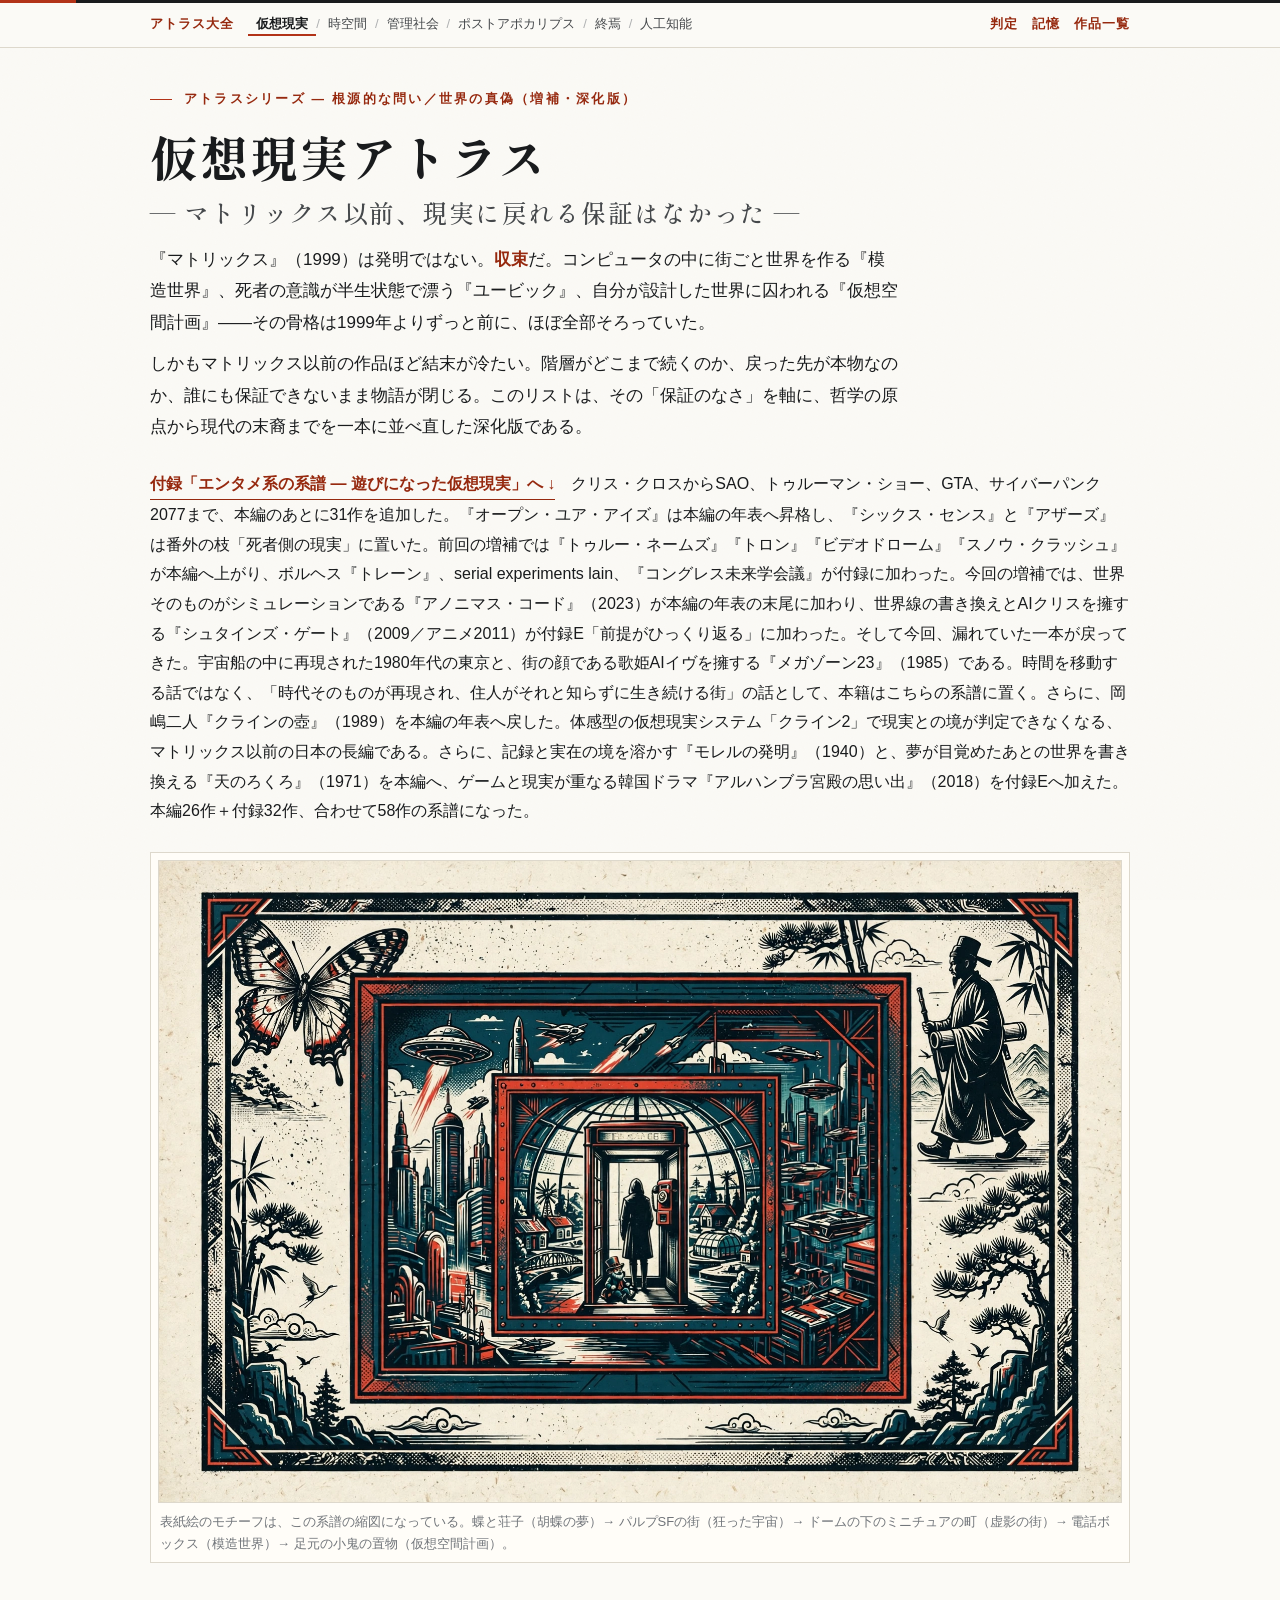
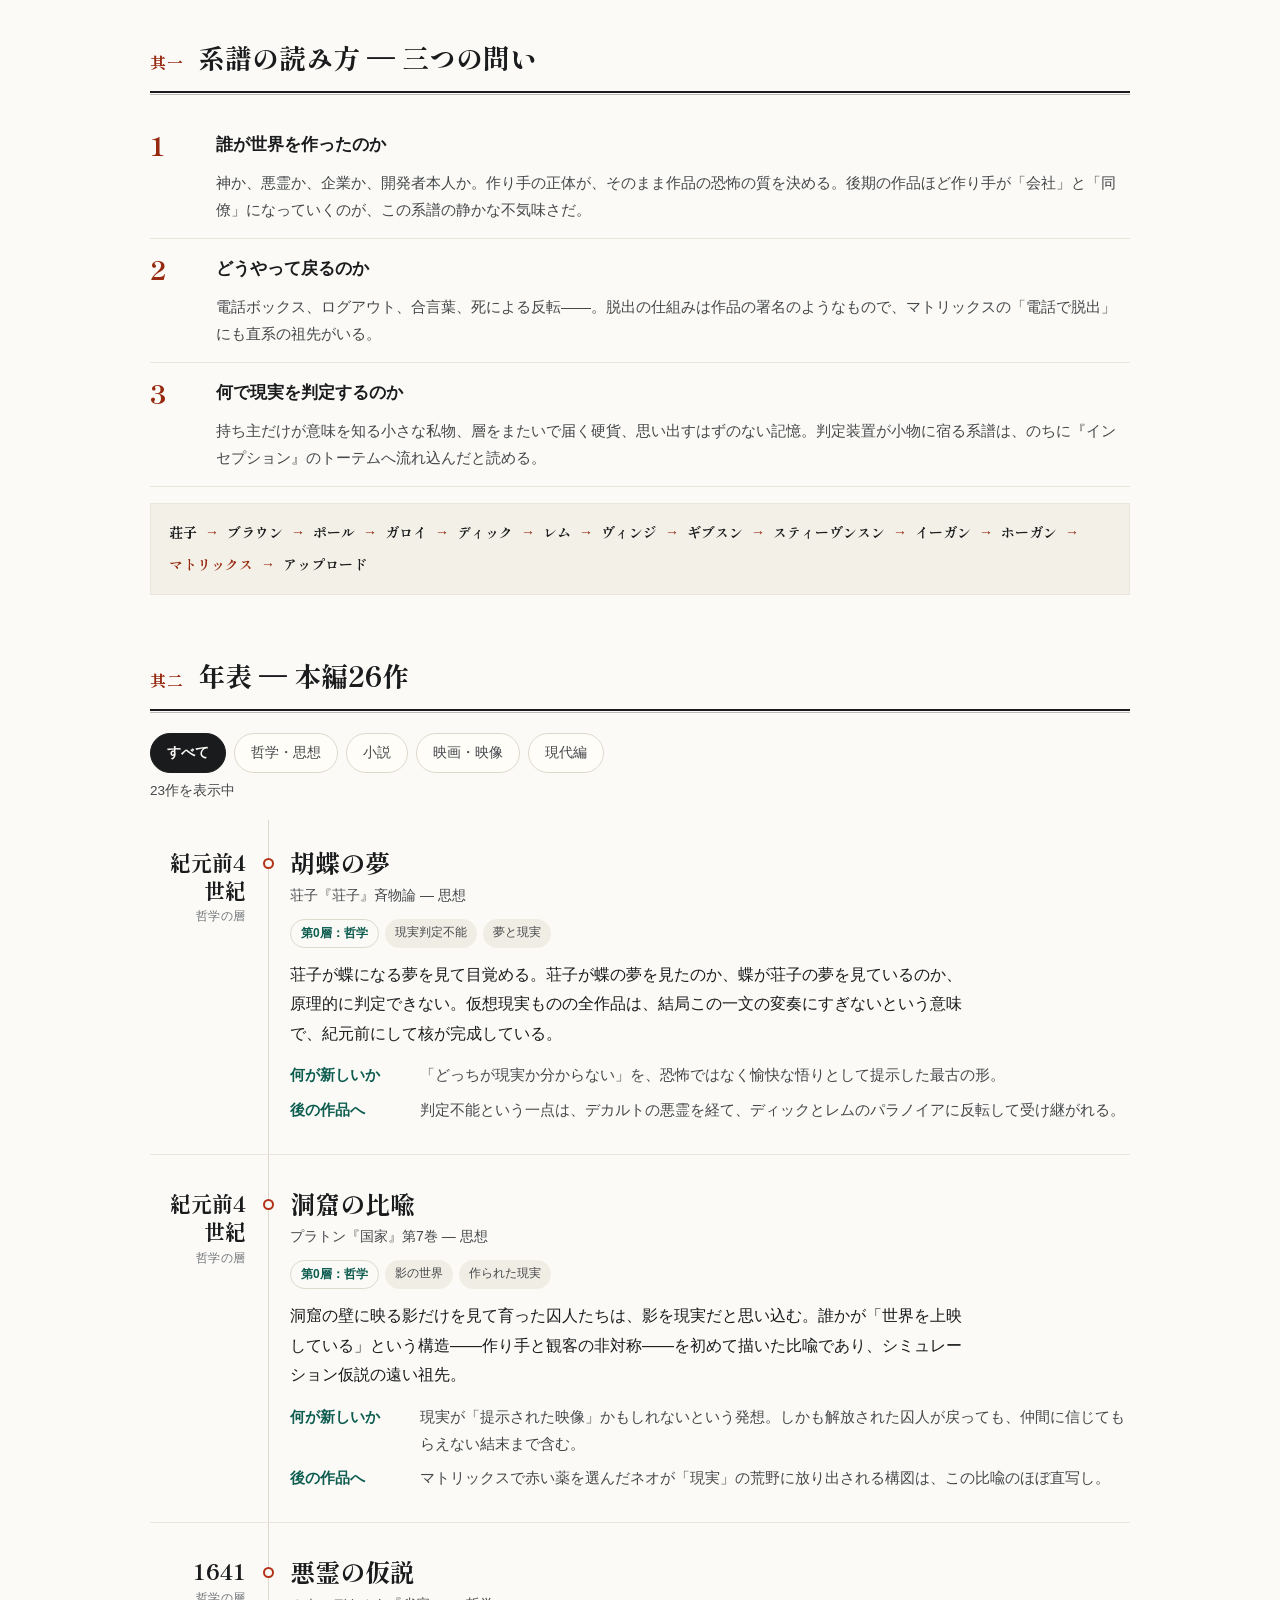
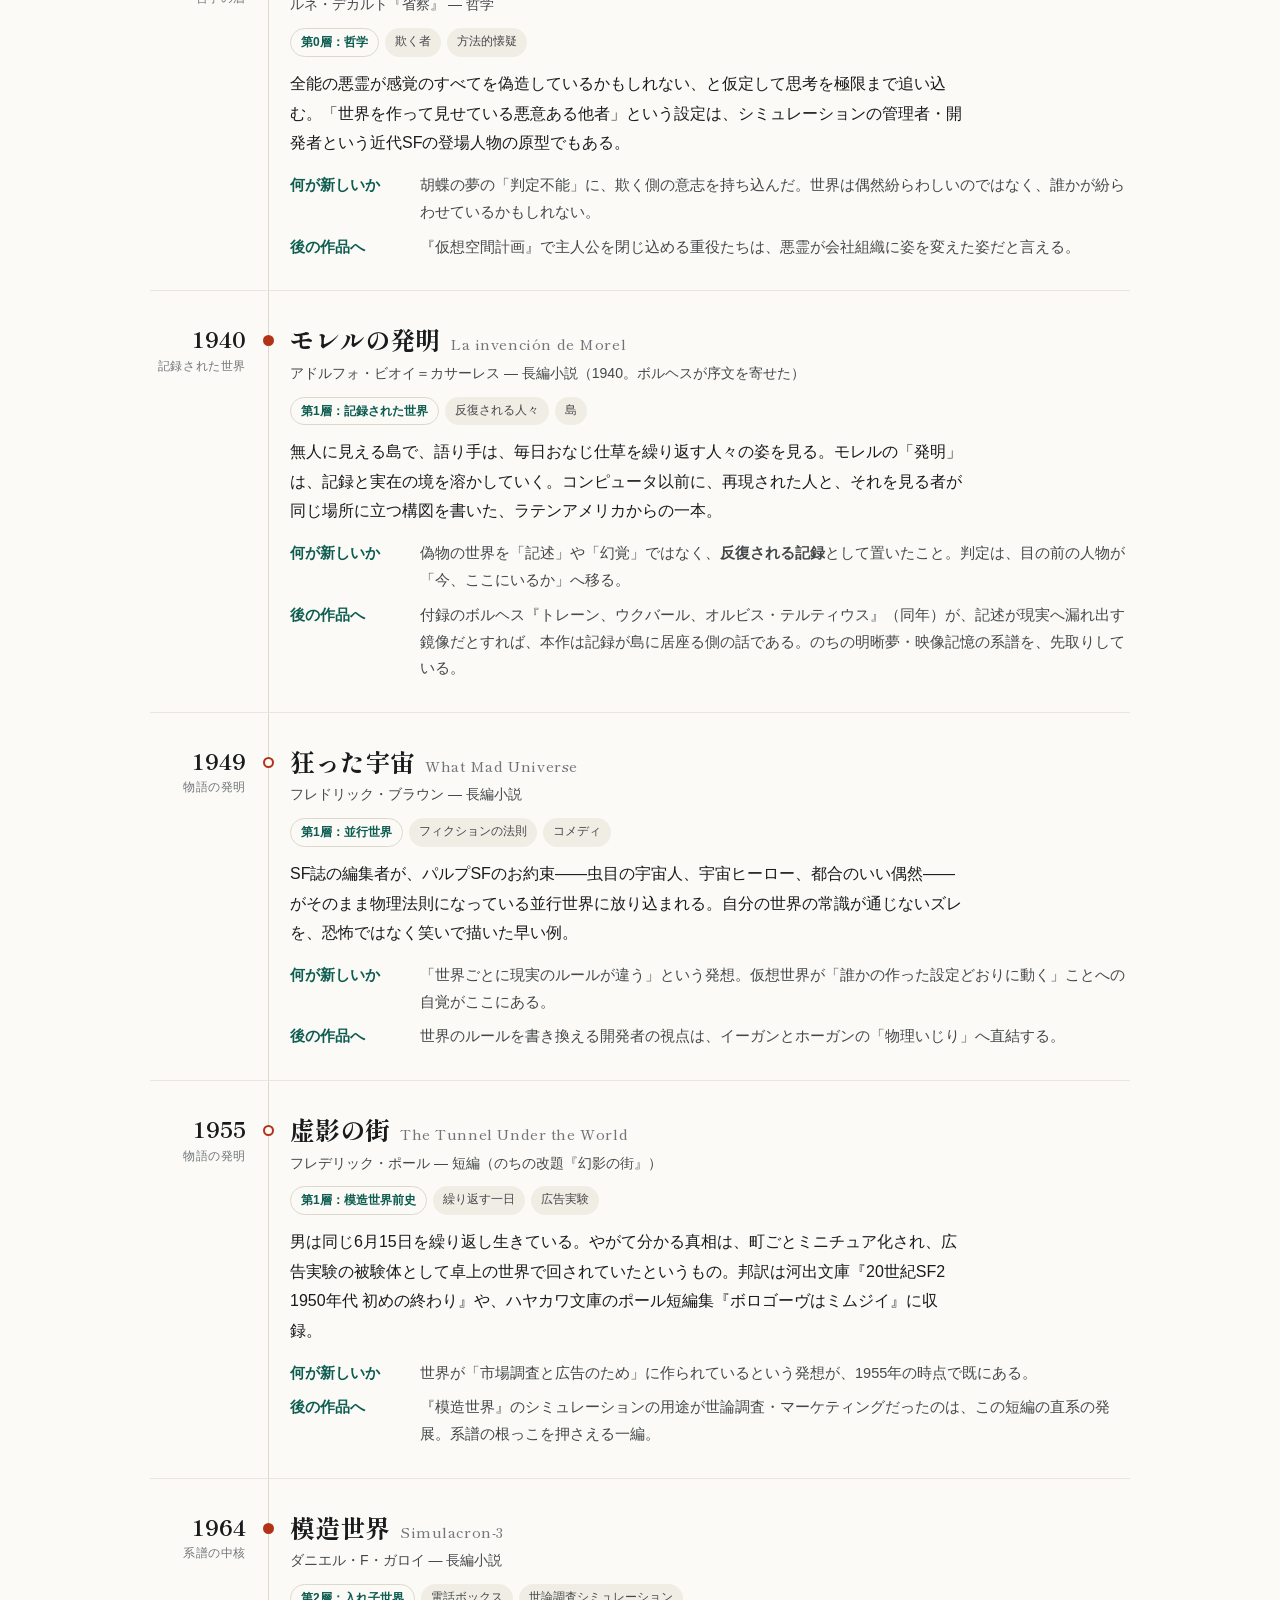
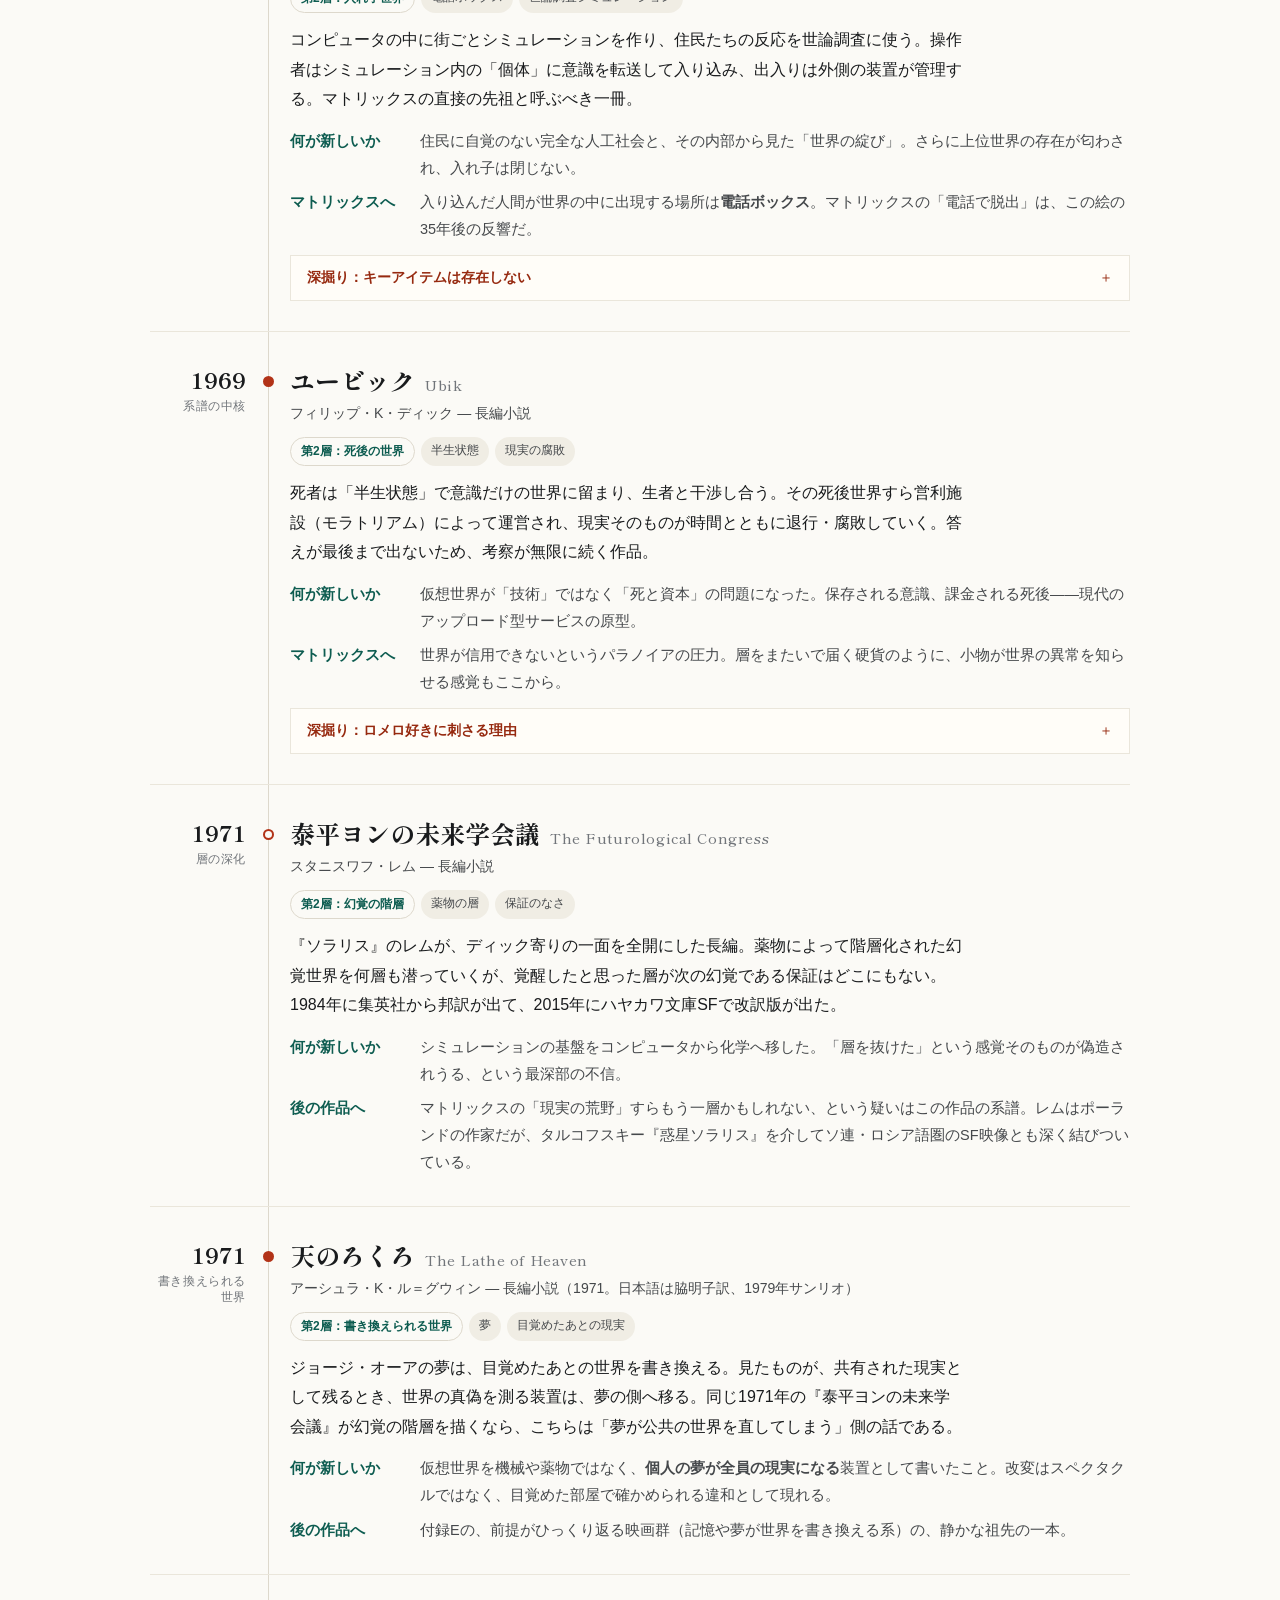
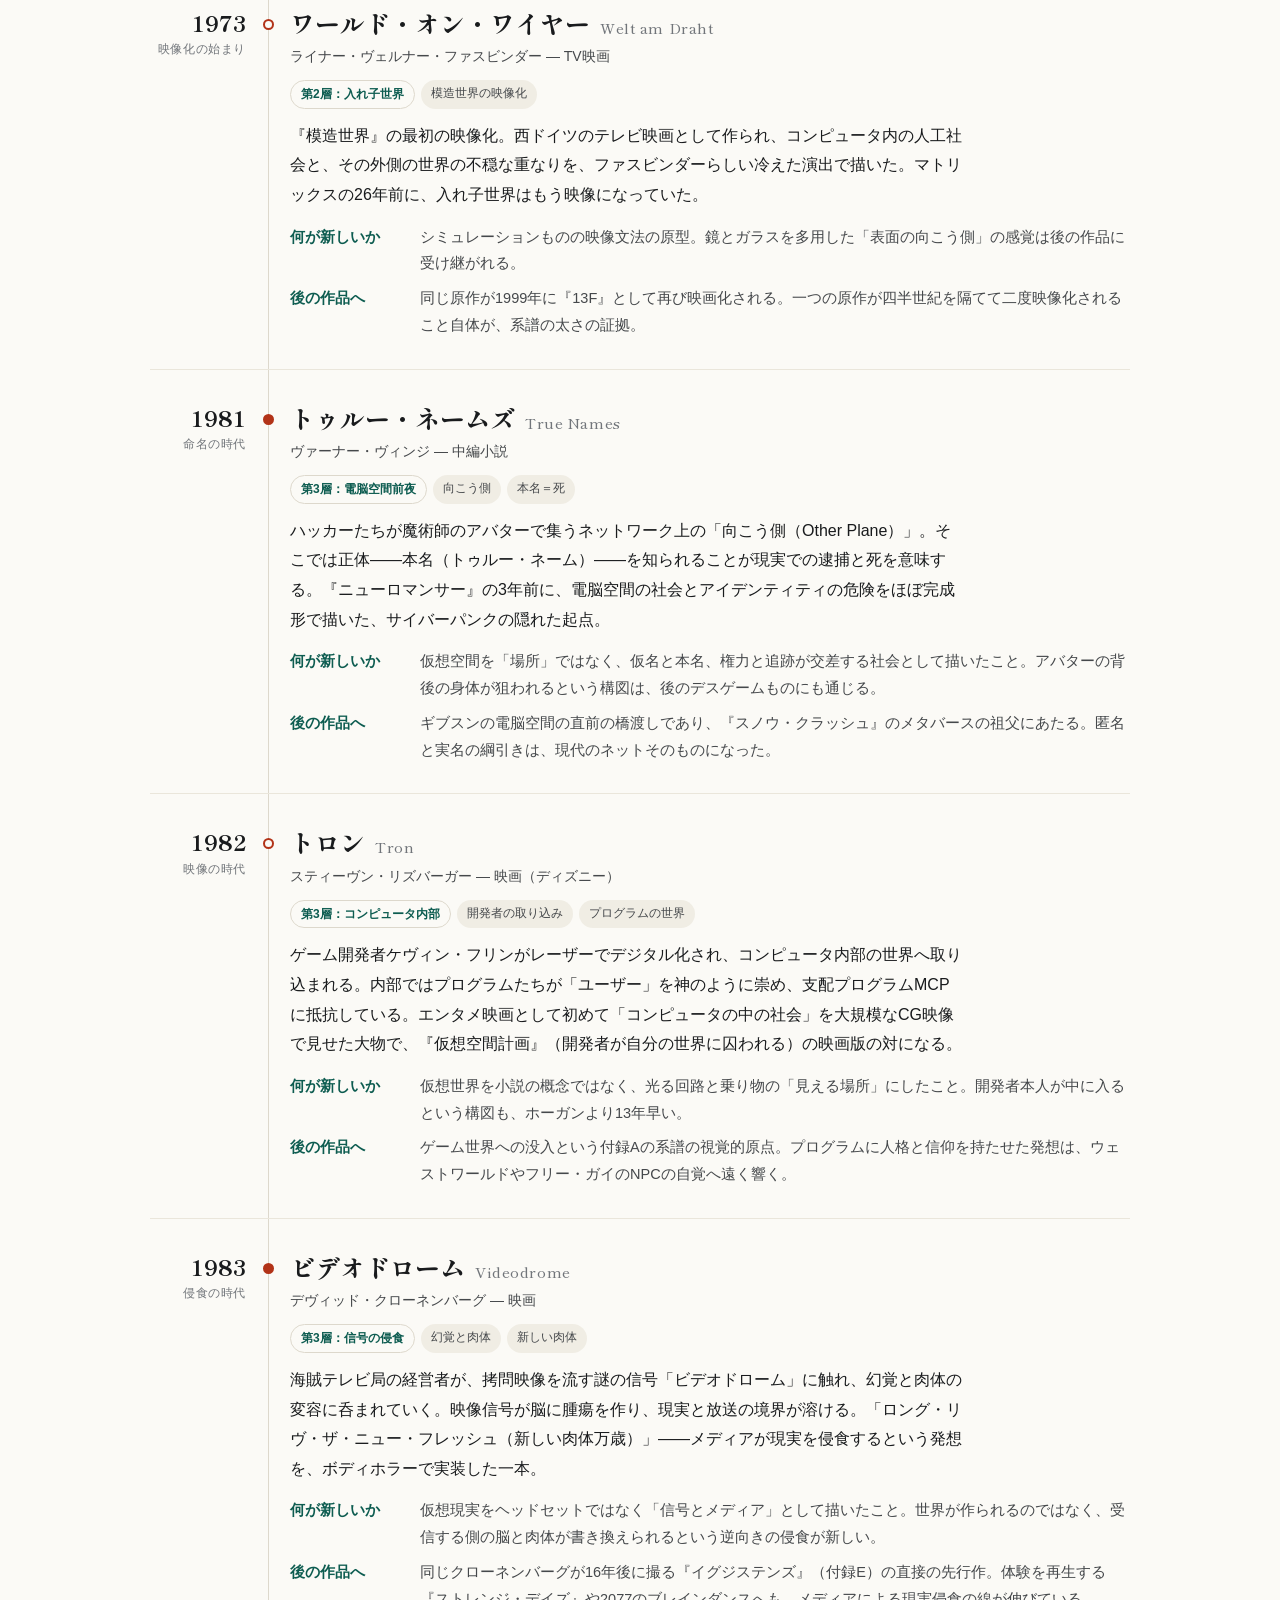
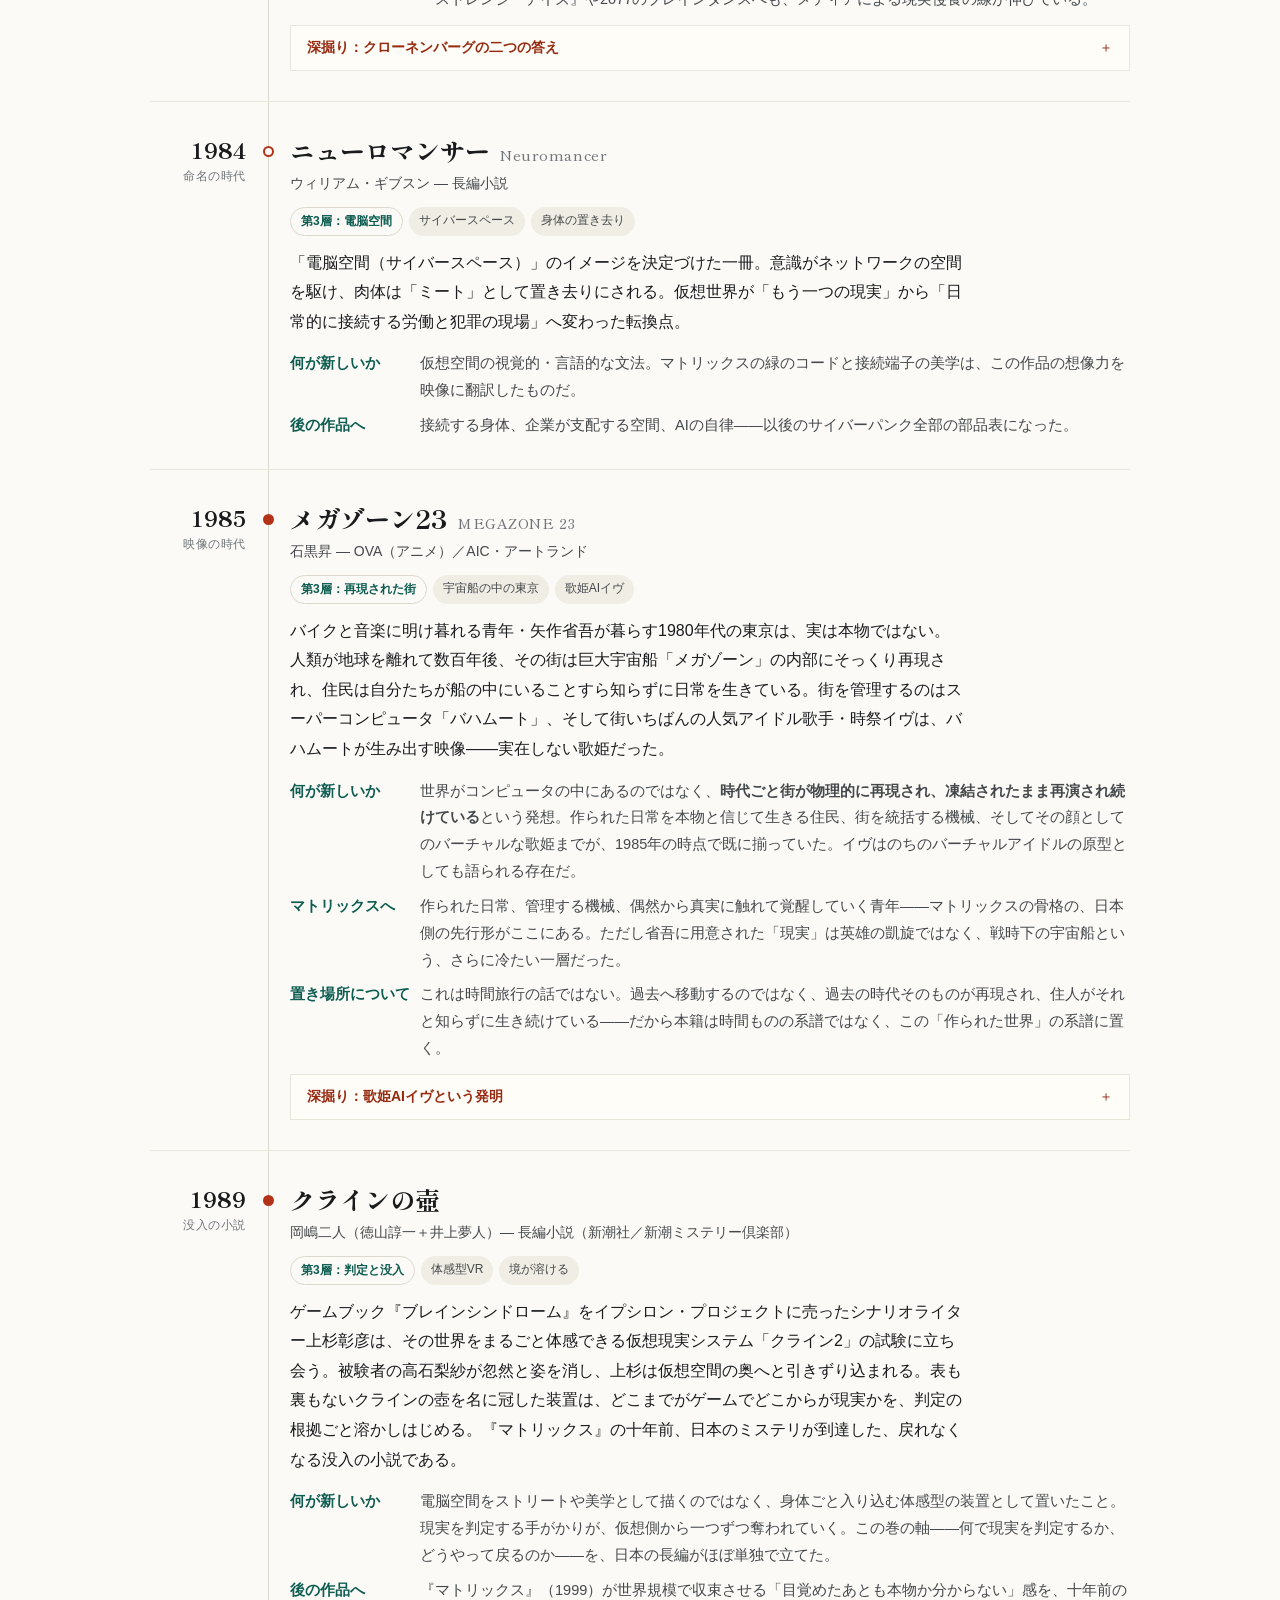
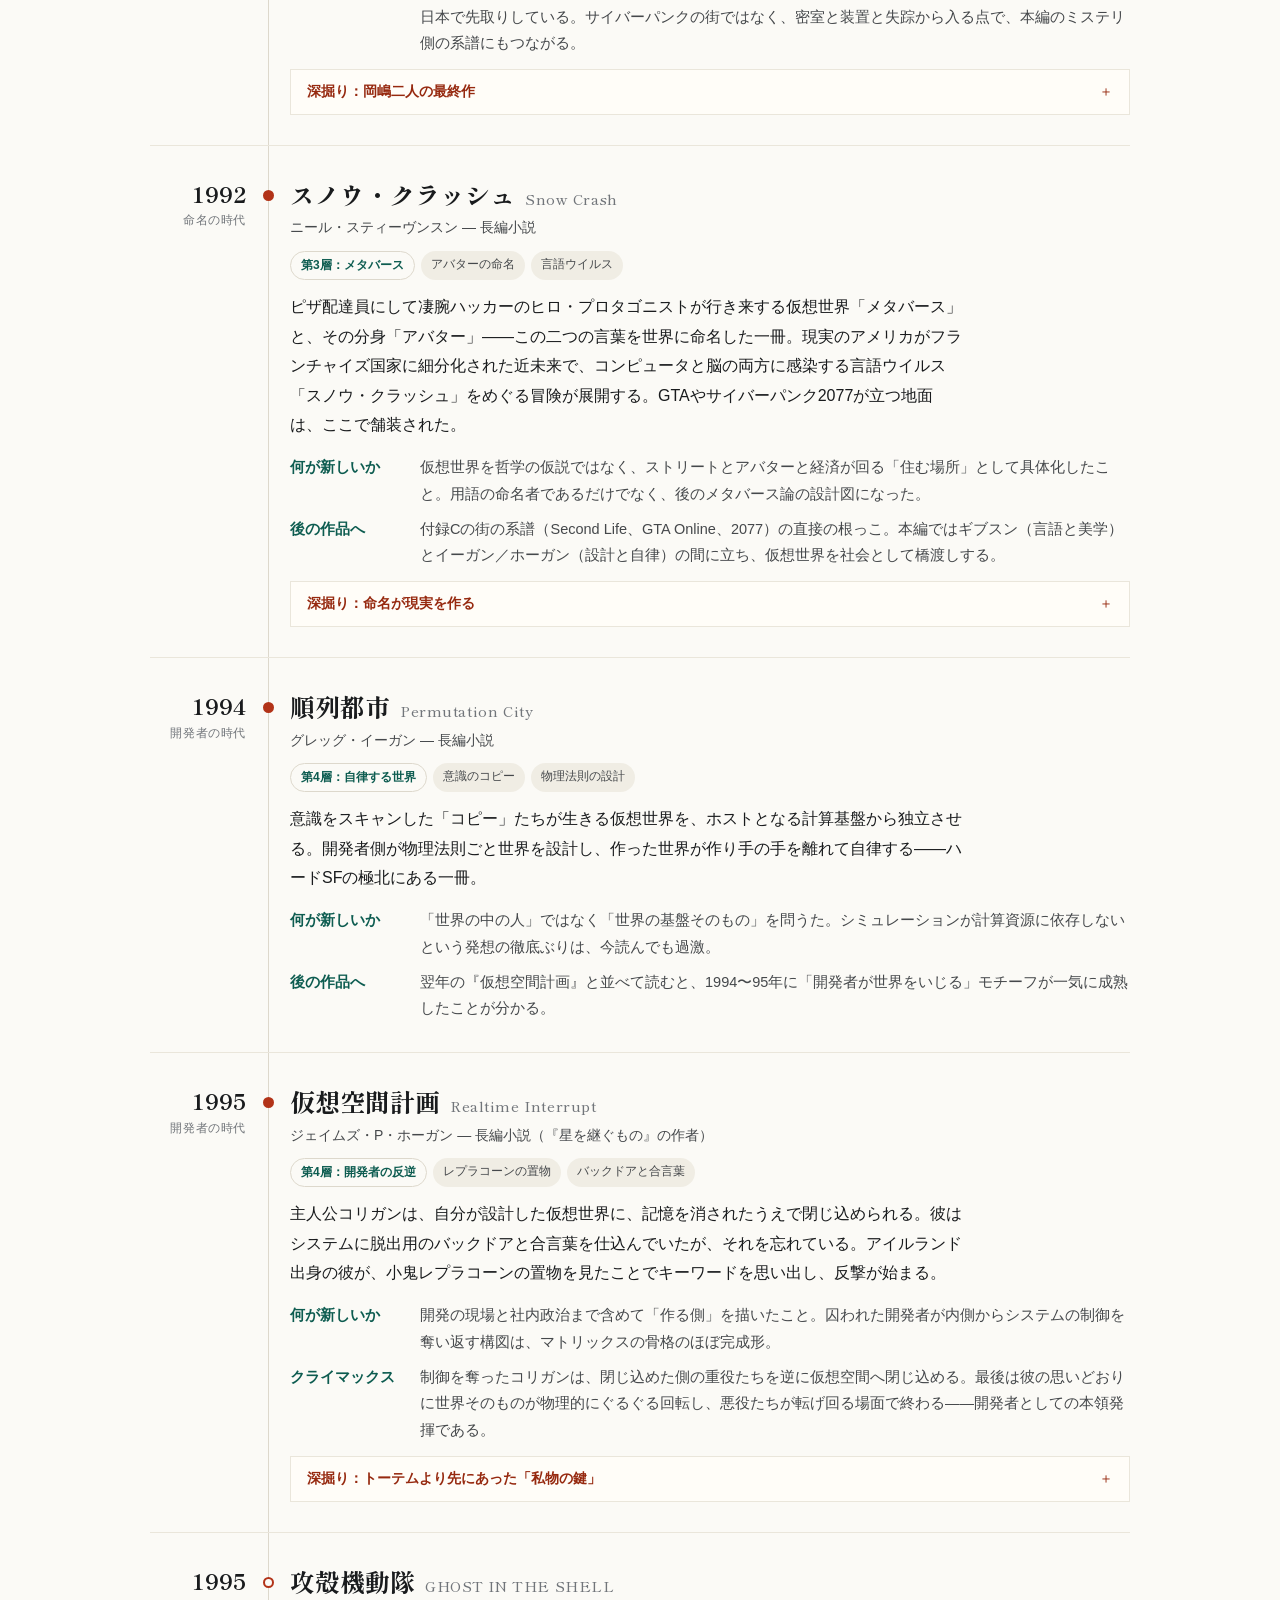
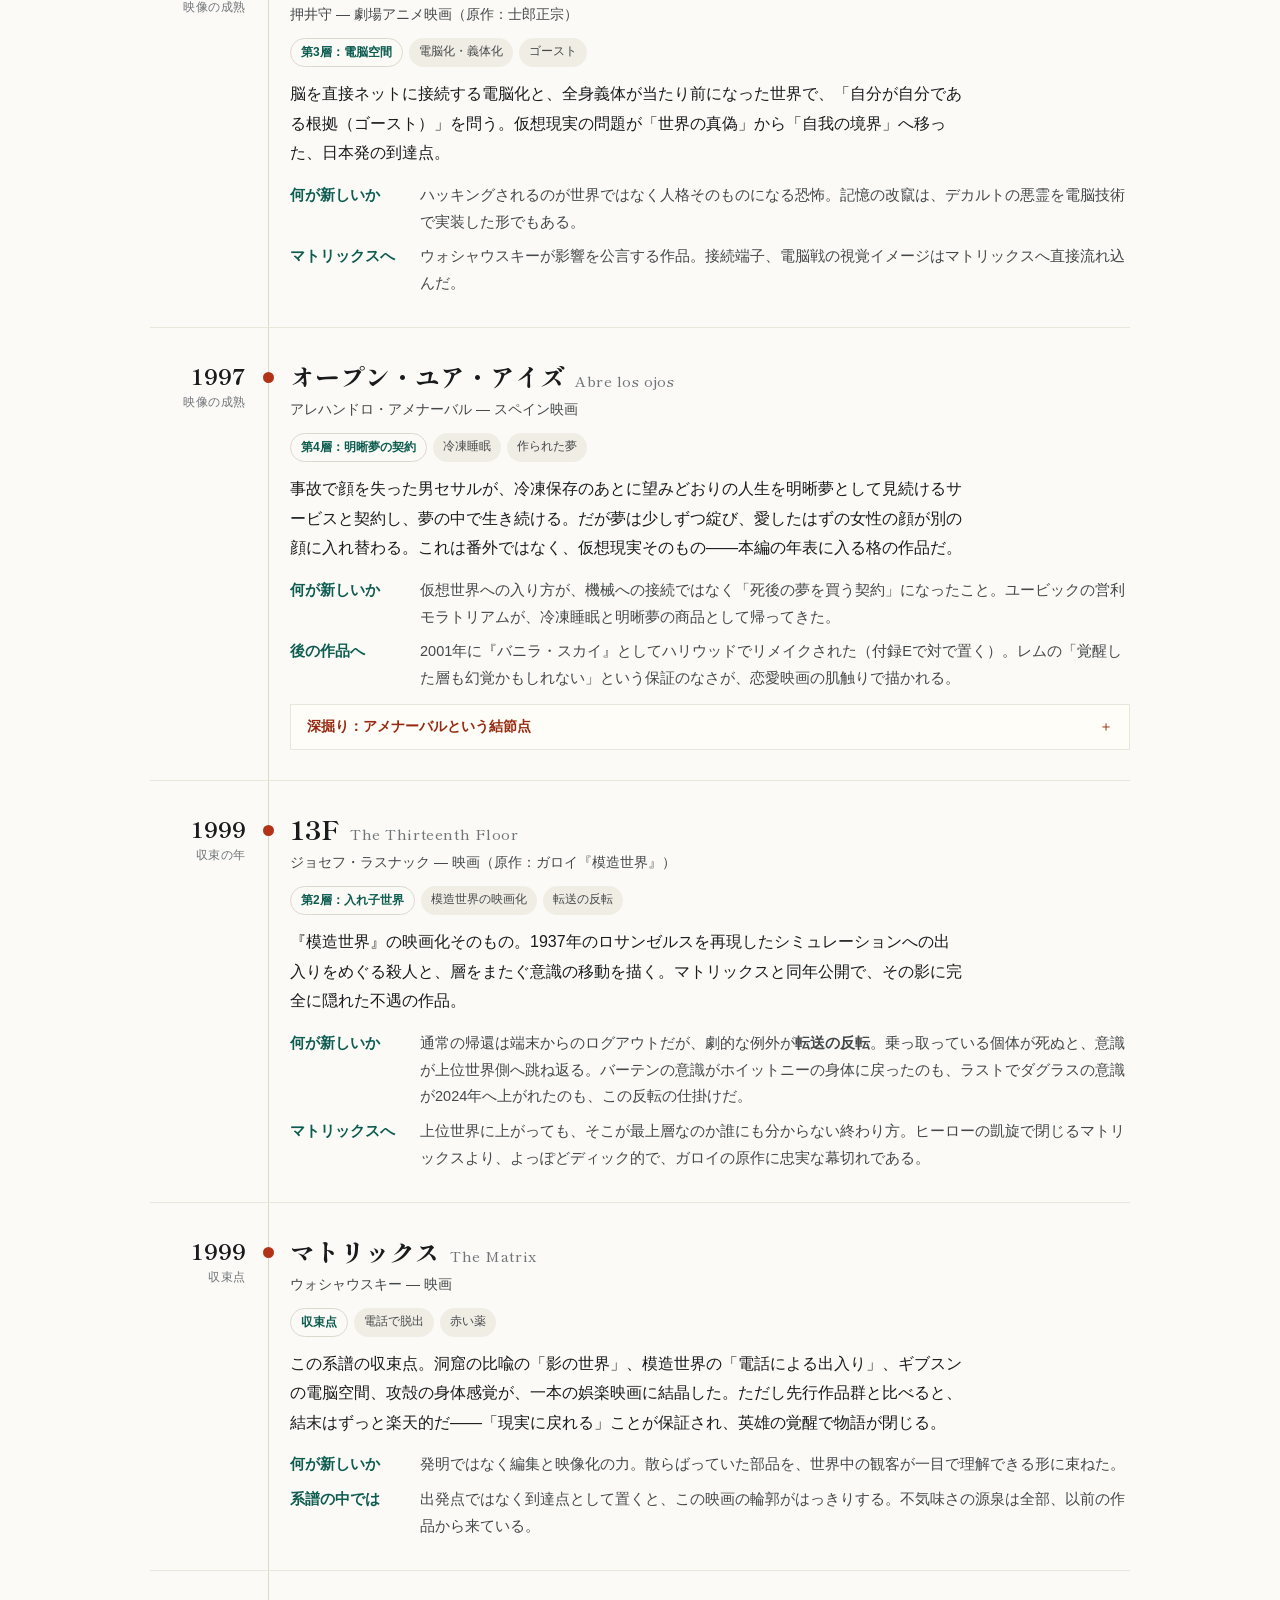
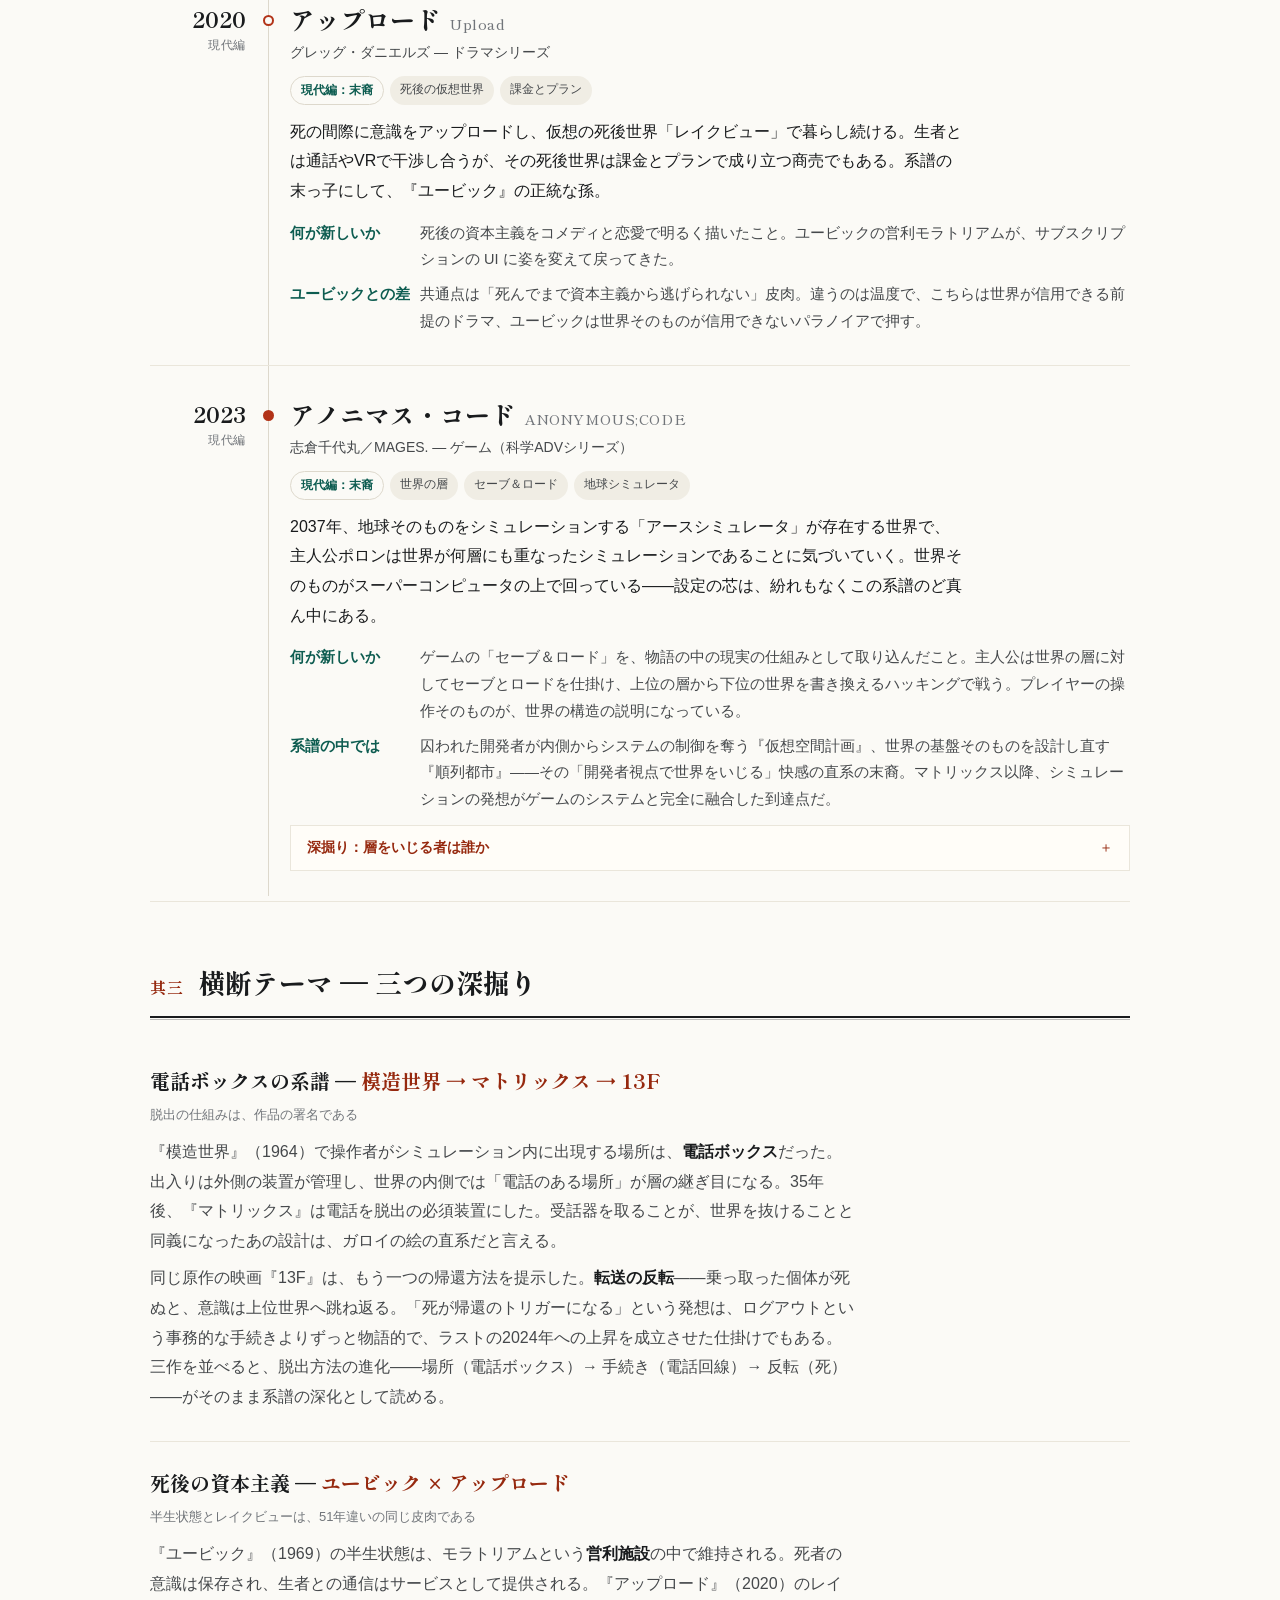
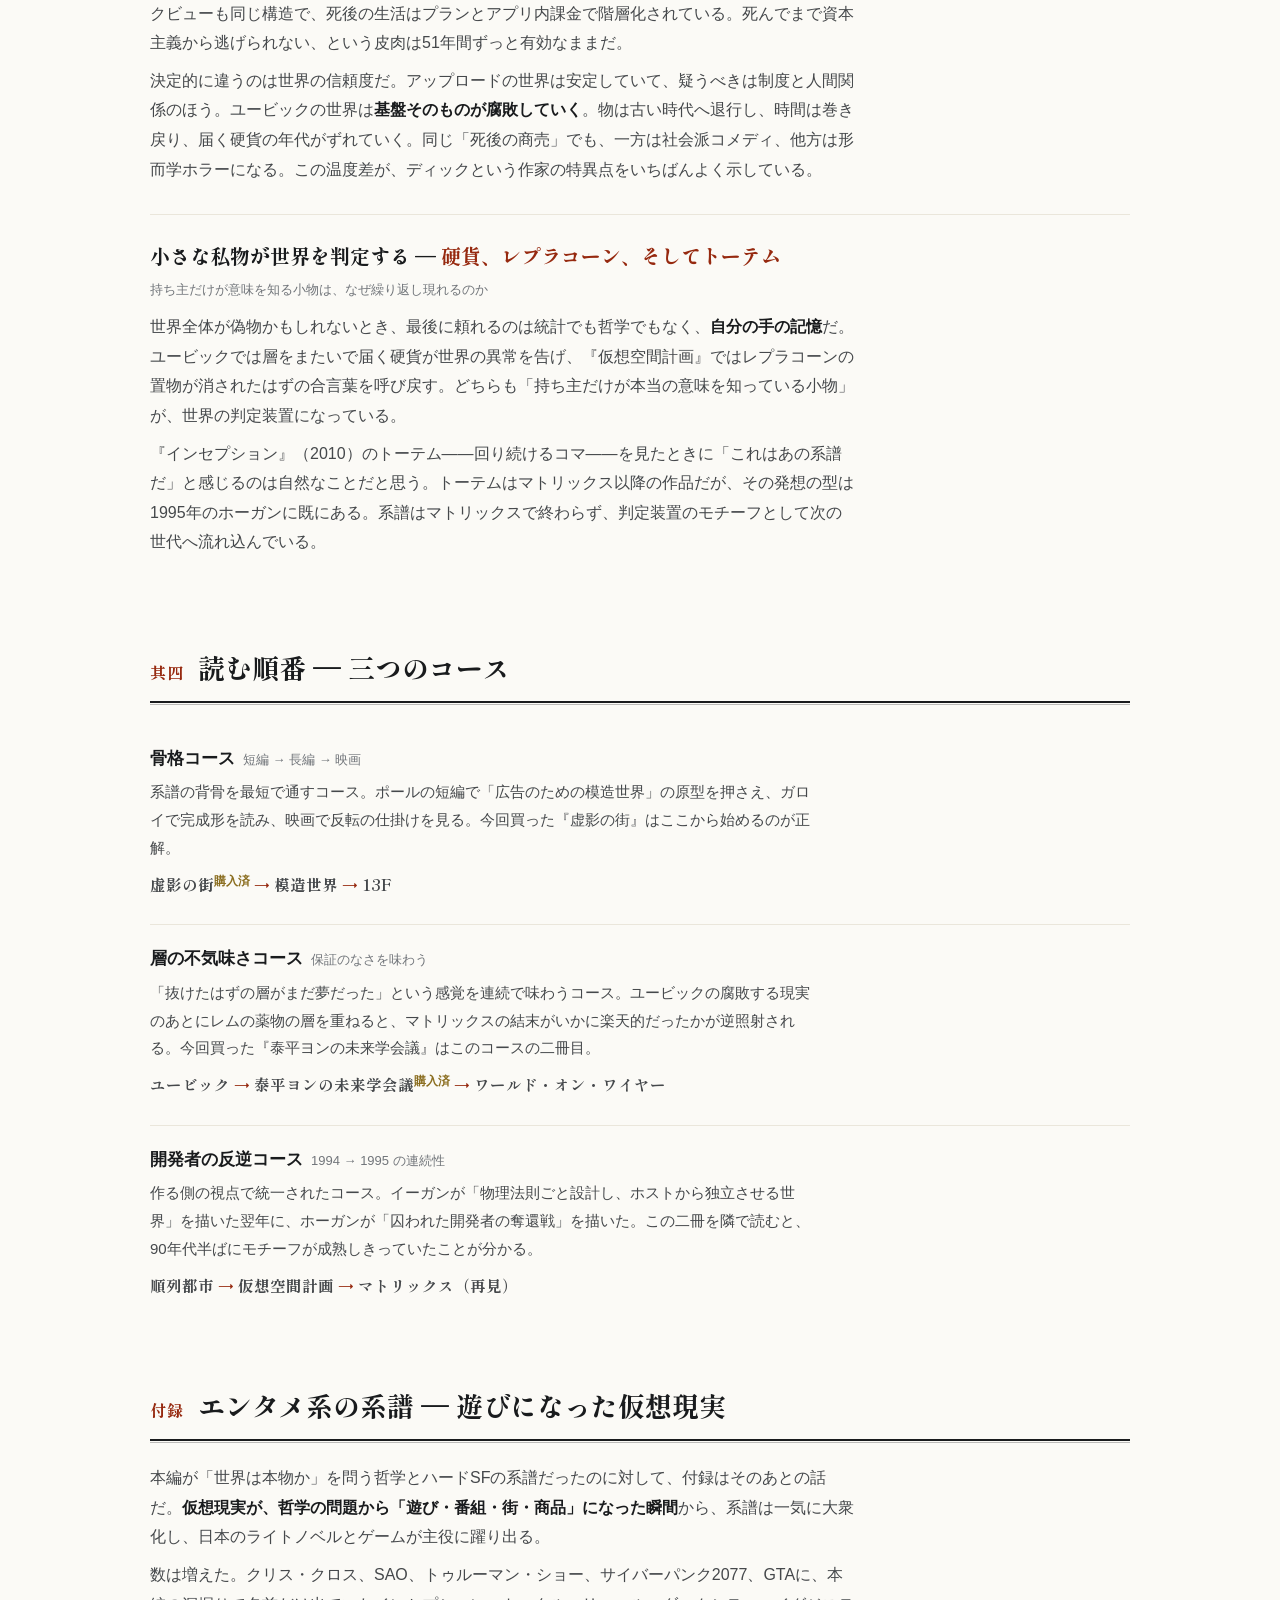
<file: virtual-reality/index.html>
<!doctype html>
<html lang="ja">
  <head>
    <meta charset="utf-8" />
    <meta name="viewport" content="width=device-width, initial-scale=1, viewport-fit=cover" />
    <meta name="color-scheme" content="light dark" />
    <title>仮想現実アトラス ― マトリックス以前</title>
    <link rel="preconnect" href="https://fonts.googleapis.com" />
    <link rel="preconnect" href="https://fonts.gstatic.com" crossorigin />
    <link href="https://fonts.googleapis.com/css2?family=Shippori+Mincho+B1:wght@500;700;800&family=Zen+Kaku+Gothic+New:wght@400;500;700&display=swap" rel="stylesheet" />
    <link rel="stylesheet" href="../assets/css/atlas.css" />
    <link rel="manifest" href="../manifest.webmanifest" />
    <meta name="theme-color" content="#fbfaf6" media="(prefers-color-scheme: light)" />
    <meta name="theme-color" content="#101315" media="(prefers-color-scheme: dark)" />
    <link rel="icon" type="image/svg+xml" href="../icon.svg" />
    <link rel="apple-touch-icon" href="../apple-touch-icon.png" />
    <meta name="mobile-web-app-capable" content="yes" />
    <meta name="apple-mobile-web-app-capable" content="yes" />
    <meta name="apple-mobile-web-app-title" content="アトラス大全" />
  </head>
  <body data-atlas="virtual-reality">
    <nav class="series-nav" aria-label="アトラスシリーズ">
      <div class="inner">
        <a class="home" href="../">アトラス大全</a>
        <div class="vols"><span class="here" aria-current="page">仮想現実</span><span class="sep" aria-hidden="true">/</span><a href="../spacetime/">時空間</a><span class="sep" aria-hidden="true">/</span><a href="../management-society/">管理社会</a><span class="sep" aria-hidden="true">/</span><a href="../post-apocalypse/">ポストアポカリプス</a><span class="sep" aria-hidden="true">/</span><a href="../end-of-the-world/">終焉</a><span class="sep" aria-hidden="true">/</span><a href="../ai/">人工知能</a></div>
        <a class="index-link" href="../judgment/">判定</a>
        <a class="index-link" href="../memory/">記憶</a>
        <a class="index-link" href="../works/">作品一覧</a>
      </div>
    </nav>
    <main class="wrap">

      <div class="intro">
        <p class="kicker">アトラスシリーズ ― 根源的な問い／世界の真偽（増補・深化版）</p>
        <h1>仮想現実アトラス<span class="thin">― マトリックス以前、現実に戻れる保証はなかった ―</span></h1>
        <p class="lead">『マトリックス』（1999）は発明ではない。<strong>収束</strong>だ。コンピュータの中に街ごと世界を作る『模造世界』、死者の意識が半生状態で漂う『ユービック』、自分が設計した世界に囚われる『仮想空間計画』――その骨格は1999年よりずっと前に、ほぼ全部そろっていた。</p>
        <p class="lead">しかもマトリックス以前の作品ほど結末が冷たい。階層がどこまで続くのか、戻った先が本物なのか、誰にも保証できないまま物語が閉じる。このリストは、その「保証のなさ」を軸に、哲学の原点から現代の末裔までを一本に並べ直した深化版である。</p>
        <p><a class="toc-link" href="#appendix">付録「エンタメ系の系譜 ― 遊びになった仮想現実」へ ↓</a>　クリス・クロスからSAO、トゥルーマン・ショー、GTA、サイバーパンク2077まで、本編のあとに31作を追加した。『オープン・ユア・アイズ』は本編の年表へ昇格し、『シックス・センス』と『アザーズ』は番外の枝「死者側の現実」に置いた。前回の増補では『トゥルー・ネームズ』『トロン』『ビデオドローム』『スノウ・クラッシュ』が本編へ上がり、ボルヘス『トレーン』、serial experiments lain、『コングレス未来学会議』が付録に加わった。今回の増補では、世界そのものがシミュレーションである『アノニマス・コード』（2023）が本編の年表の末尾に加わり、世界線の書き換えとAIクリスを擁する『シュタインズ・ゲート』（2009／アニメ2011）が付録E「前提がひっくり返る」に加わった。そして今回、漏れていた一本が戻ってきた。宇宙船の中に再現された1980年代の東京と、街の顔である歌姫AIイヴを擁する『メガゾーン23』（1985）である。時間を移動する話ではなく、「時代そのものが再現され、住人がそれと知らずに生き続ける街」の話として、本籍はこちらの系譜に置く。さらに、岡嶋二人『クラインの壺』（1989）を本編の年表へ戻した。体感型の仮想現実システム「クライン2」で現実との境が判定できなくなる、マトリックス以前の日本の長編である。さらに、記録と実在の境を溶かす『モレルの発明』（1940）と、夢が目覚めたあとの世界を書き換える『天のろくろ』（1971）を本編へ、ゲームと現実が重なる韓国ドラマ『アルハンブラ宮殿の思い出』（2018）を付録Eへ加えた。本編26作＋付録32作、合わせて58作の系譜になった。</p>
        <figure class="hero">
          <img src="../assets/covers/virtual-reality.webp" alt="蝶と荘子、パルプSFの街、ガラスドームに覆われたミニチュアの町、そして中央の電話ボックスと小鬼の置物――入れ子になった世界を描いた版画風イラスト" />
          <figcaption>表紙絵のモチーフは、この系譜の縮図になっている。蝶と荘子（胡蝶の夢）→ パルプSFの街（狂った宇宙）→ ドームの下のミニチュアの町（虚影の街）→ 電話ボックス（模造世界）→ 足元の小鬼の置物（仮想空間計画）。</figcaption>
        </figure>
      </div>

      <section class="block" aria-labelledby="h-read">
        <div class="block-head"><span class="no">其一</span><h2 id="h-read">系譜の読み方 ― 三つの問い</h2></div>
        <ol class="questions">
          <li>
            <span class="qno">1</span>
            <h3>誰が世界を作ったのか</h3>
            <p>神か、悪霊か、企業か、開発者本人か。作り手の正体が、そのまま作品の恐怖の質を決める。後期の作品ほど作り手が「会社」と「同僚」になっていくのが、この系譜の静かな不気味さだ。</p>
          </li>
          <li>
            <span class="qno">2</span>
            <h3>どうやって戻るのか</h3>
            <p>電話ボックス、ログアウト、合言葉、死による反転――。脱出の仕組みは作品の署名のようなもので、マトリックスの「電話で脱出」にも直系の祖先がいる。</p>
          </li>
          <li>
            <span class="qno">3</span>
            <h3>何で現実を判定するのか</h3>
            <p>持ち主だけが意味を知る小さな私物、層をまたいで届く硬貨、思い出すはずのない記憶。判定装置が小物に宿る系譜は、のちに『インセプション』のトーテムへ流れ込んだと読める。</p>
          </li>
        </ol>
        <div class="flow" aria-label="系譜の流れ">
          <b>荘子</b><span class="arr">→</span><b>ブラウン</b><span class="arr">→</span><b>ポール</b><span class="arr">→</span><b>ガロイ</b><span class="arr">→</span><b>ディック</b><span class="arr">→</span><b>レム</b><span class="arr">→</span><b>ヴィンジ</b><span class="arr">→</span><b>ギブスン</b><span class="arr">→</span><b>スティーヴンスン</b><span class="arr">→</span><b>イーガン</b><span class="arr">→</span><b>ホーガン</b><span class="arr">→</span><b class="goal">マトリックス</b><span class="arr">→</span><b>アップロード</b>
        </div>
      </section>

      <section class="block" aria-labelledby="h-list">
        <div class="block-head"><span class="no">其二</span><h2 id="h-list">年表 ― 本編26作</h2></div>
        <div class="filters" role="group" aria-label="絞り込み">
          <button type="button" data-filter="all" aria-pressed="true">すべて</button>
          <button type="button" data-filter="philosophy" aria-pressed="false">哲学・思想</button>
          <button type="button" data-filter="novel" aria-pressed="false">小説</button>
          <button type="button" data-filter="film" aria-pressed="false">映画・映像</button>
          <button type="button" data-filter="modern" aria-pressed="false">現代編</button>
        </div>
        <p class="count" id="count" aria-live="polite">23作を表示中</p>

        <div class="timeline" id="timeline">

          <article class="entry" data-cat="philosophy" id="work-w-7b2645f6">
            <div class="year">紀元前4世紀<small>哲学の層</small></div>
            <div>
              <h3>胡蝶の夢</h3>
              <p class="byline">荘子『荘子』斉物論 ― 思想</p>
              <ul class="tags"><li class="phase">第0層：哲学</li><li>現実判定不能</li><li>夢と現実</li></ul>
              <p class="desc">荘子が蝶になる夢を見て目覚める。荘子が蝶の夢を見たのか、蝶が荘子の夢を見ているのか、原理的に判定できない。仮想現実ものの全作品は、結局この一文の変奏にすぎないという意味で、紀元前にして核が完成している。</p>
              <dl class="points">
                <div><dt>何が新しいか</dt><dd>「どっちが現実か分からない」を、恐怖ではなく愉快な悟りとして提示した最古の形。</dd></div>
                <div><dt>後の作品へ</dt><dd>判定不能という一点は、デカルトの悪霊を経て、ディックとレムのパラノイアに反転して受け継がれる。</dd></div>
              </dl>
            </div>
          </article>

          <article class="entry" data-cat="philosophy" id="work-w-7d913cc3">
            <div class="year">紀元前4世紀<small>哲学の層</small></div>
            <div>
              <h3>洞窟の比喩</h3>
              <p class="byline">プラトン『国家』第7巻 ― 思想</p>
              <ul class="tags"><li class="phase">第0層：哲学</li><li>影の世界</li><li>作られた現実</li></ul>
              <p class="desc">洞窟の壁に映る影だけを見て育った囚人たちは、影を現実だと思い込む。誰かが「世界を上映している」という構造――作り手と観客の非対称――を初めて描いた比喩であり、シミュレーション仮説の遠い祖先。</p>
              <dl class="points">
                <div><dt>何が新しいか</dt><dd>現実が「提示された映像」かもしれないという発想。しかも解放された囚人が戻っても、仲間に信じてもらえない結末まで含む。</dd></div>
                <div><dt>後の作品へ</dt><dd>マトリックスで赤い薬を選んだネオが「現実」の荒野に放り出される構図は、この比喩のほぼ直写し。</dd></div>
              </dl>
            </div>
          </article>

          <article class="entry" data-cat="philosophy" id="work-w-960325a7">
            <div class="year">1641<small>哲学の層</small></div>
            <div>
              <h3>悪霊の仮説</h3>
              <p class="byline">ルネ・デカルト『省察』 ― 哲学</p>
              <ul class="tags"><li class="phase">第0層：哲学</li><li>欺く者</li><li>方法的懐疑</li></ul>
              <p class="desc">全能の悪霊が感覚のすべてを偽造しているかもしれない、と仮定して思考を極限まで追い込む。「世界を作って見せている悪意ある他者」という設定は、シミュレーションの管理者・開発者という近代SFの登場人物の原型でもある。</p>
              <dl class="points">
                <div><dt>何が新しいか</dt><dd>胡蝶の夢の「判定不能」に、欺く側の意志を持ち込んだ。世界は偶然紛らわしいのではなく、誰かが紛らわせているかもしれない。</dd></div>
                <div><dt>後の作品へ</dt><dd>『仮想空間計画』で主人公を閉じ込める重役たちは、悪霊が会社組織に姿を変えた姿だと言える。</dd></div>
              </dl>
            </div>
          </article>

                    <article class="entry core" data-cat="novel" id="work-invention-of-morel">
            <div class="year">1940<small>記録された世界</small></div>
            <div>
              <h3>モレルの発明<span class="orig">La invención de Morel</span></h3>
              <p class="byline">アドルフォ・ビオイ＝カサーレス ― 長編小説（1940。ボルヘスが序文を寄せた）</p>
              <ul class="tags"><li class="phase">第1層：記録された世界</li><li>反復される人々</li><li>島</li></ul>
              <p class="desc">無人に見える島で、語り手は、毎日おなじ仕草を繰り返す人々の姿を見る。モレルの「発明」は、記録と実在の境を溶かしていく。コンピュータ以前に、再現された人と、それを見る者が同じ場所に立つ構図を書いた、ラテンアメリカからの一本。</p>
              <dl class="points">
                <div><dt>何が新しいか</dt><dd>偽物の世界を「記述」や「幻覚」ではなく、<strong>反復される記録</strong>として置いたこと。判定は、目の前の人物が「今、ここにいるか」へ移る。</dd></div>
                <div><dt>後の作品へ</dt><dd>付録のボルヘス『トレーン、ウクバール、オルビス・テルティウス』（同年）が、記述が現実へ漏れ出す鏡像だとすれば、本作は記録が島に居座る側の話である。のちの明晰夢・映像記憶の系譜を、先取りしている。</dd></div>
              </dl>
            </div>
          </article>

<article class="entry" data-cat="novel" id="work-what-mad-universe">
            <div class="year">1949<small>物語の発明</small></div>
            <div>
              <h3>狂った宇宙<span class="orig">What Mad Universe</span></h3>
              <p class="byline">フレドリック・ブラウン ― 長編小説</p>
              <ul class="tags"><li class="phase">第1層：並行世界</li><li>フィクションの法則</li><li>コメディ</li></ul>
              <p class="desc">SF誌の編集者が、パルプSFのお約束――虫目の宇宙人、宇宙ヒーロー、都合のいい偶然――がそのまま物理法則になっている並行世界に放り込まれる。自分の世界の常識が通じないズレを、恐怖ではなく笑いで描いた早い例。</p>
              <dl class="points">
                <div><dt>何が新しいか</dt><dd>「世界ごとに現実のルールが違う」という発想。仮想世界が「誰かの作った設定どおりに動く」ことへの自覚がここにある。</dd></div>
                <div><dt>後の作品へ</dt><dd>世界のルールを書き換える開発者の視点は、イーガンとホーガンの「物理いじり」へ直結する。</dd></div>
              </dl>
            </div>
          </article>

          <article class="entry" data-cat="novel" id="work-the-tunnel-under-the-world">
            <div class="year">1955<small>物語の発明</small></div>
            <div>
              <h3>虚影の街<span class="orig">The Tunnel Under the World</span></h3>
              <p class="byline">フレデリック・ポール ― 短編（のちの改題『幻影の街』）</p>
              <ul class="tags"><li class="phase">第1層：模造世界前史</li><li>繰り返す一日</li><li>広告実験</li></ul>
              <p class="desc">男は同じ6月15日を繰り返し生きている。やがて分かる真相は、町ごとミニチュア化され、広告実験の被験体として卓上の世界で回されていたというもの。邦訳は河出文庫『20世紀SF2 1950年代 初めの終わり』や、ハヤカワ文庫のポール短編集『ボロゴーヴはミムジイ』に収録。</p>
              <dl class="points">
                <div><dt>何が新しいか</dt><dd>世界が「市場調査と広告のため」に作られているという発想が、1955年の時点で既にある。</dd></div>
                <div><dt>後の作品へ</dt><dd>『模造世界』のシミュレーションの用途が世論調査・マーケティングだったのは、この短編の直系の発展。系譜の根っこを押さえる一編。</dd></div>
              </dl>
            </div>
          </article>

          <article class="entry core" data-cat="novel" id="work-simulacron-3">
            <div class="year">1964<small>系譜の中核</small></div>
            <div>
              <h3>模造世界<span class="orig">Simulacron-3</span></h3>
              <p class="byline">ダニエル・F・ガロイ ― 長編小説</p>
              <ul class="tags"><li class="phase">第2層：入れ子世界</li><li>電話ボックス</li><li>世論調査シミュレーション</li></ul>
              <p class="desc">コンピュータの中に街ごとシミュレーションを作り、住民たちの反応を世論調査に使う。操作者はシミュレーション内の「個体」に意識を転送して入り込み、出入りは外側の装置が管理する。マトリックスの直接の先祖と呼ぶべき一冊。</p>
              <dl class="points">
                <div><dt>何が新しいか</dt><dd>住民に自覚のない完全な人工社会と、その内部から見た「世界の綻び」。さらに上位世界の存在が匂わされ、入れ子は閉じない。</dd></div>
                <div><dt>マトリックスへ</dt><dd>入り込んだ人間が世界の中に出現する場所は<strong>電話ボックス</strong>。マトリックスの「電話で脱出」は、この絵の35年後の反響だ。</dd></div>
              </dl>
              <details class="deep">
                <summary>深掘り：キーアイテムは存在しない</summary>
                <div class="body">
                  <p>この作品の出入りに、人形のような媒介アイテムは使われない。移動の鍵はアイテムではなく<strong>場所（電話ボックス）と外側の装置</strong>だ。「小鬼の人形」がキーになる作品は別にあって、それが1995年の『仮想空間計画』――長く混線していた記憶の出所は、系譜の隣同士の作品だったわけである。</p>
                </div>
              </details>
            </div>
          </article>

          <article class="entry core" data-cat="novel" id="work-ubik">
            <div class="year">1969<small>系譜の中核</small></div>
            <div>
              <h3>ユービック<span class="orig">Ubik</span></h3>
              <p class="byline">フィリップ・K・ディック ― 長編小説</p>
              <ul class="tags"><li class="phase">第2層：死後の世界</li><li>半生状態</li><li>現実の腐敗</li></ul>
              <p class="desc">死者は「半生状態」で意識だけの世界に留まり、生者と干渉し合う。その死後世界すら営利施設（モラトリアム）によって運営され、現実そのものが時間とともに退行・腐敗していく。答えが最後まで出ないため、考察が無限に続く作品。</p>
              <dl class="points">
                <div><dt>何が新しいか</dt><dd>仮想世界が「技術」ではなく「死と資本」の問題になった。保存される意識、課金される死後――現代のアップロード型サービスの原型。</dd></div>
                <div><dt>マトリックスへ</dt><dd>世界が信用できないというパラノイアの圧力。層をまたいで届く硬貨のように、小物が世界の異常を知らせる感覚もここから。</dd></div>
              </dl>
              <details class="deep">
                <summary>深掘り：ロメロ好きに刺さる理由</summary>
                <div class="body">
                  <p>ユービックは「死んだ側の世界」を内側から描く。死者が死者として生活し、生者の世界に干渉する構図は、ゾンビ映画が死者を外から撮るのとちょうど裏表の関係にある。死後世界が商売で成り立っている皮肉まで含めて、1969年の作品とは思えない先行性がある。</p>
                </div>
              </details>
            </div>
          </article>

          <article class="entry" data-cat="novel" id="work-the-futurological-congress">
            <div class="year">1971<small>層の深化</small></div>
            <div>
              <h3>泰平ヨンの未来学会議<span class="orig">The Futurological Congress</span></h3>
              <p class="byline">スタニスワフ・レム ― 長編小説</p>
              <ul class="tags"><li class="phase">第2層：幻覚の階層</li><li>薬物の層</li><li>保証のなさ</li></ul>
              <p class="desc">『ソラリス』のレムが、ディック寄りの一面を全開にした長編。薬物によって階層化された幻覚世界を何層も潜っていくが、覚醒したと思った層が次の幻覚である保証はどこにもない。1984年に集英社から邦訳が出て、2015年にハヤカワ文庫SFで改訳版が出た。</p>
              <dl class="points">
                <div><dt>何が新しいか</dt><dd>シミュレーションの基盤をコンピュータから化学へ移した。「層を抜けた」という感覚そのものが偽造されうる、という最深部の不信。</dd></div>
                <div><dt>後の作品へ</dt><dd>マトリックスの「現実の荒野」すらもう一層かもしれない、という疑いはこの作品の系譜。レムはポーランドの作家だが、タルコフスキー『惑星ソラリス』を介してソ連・ロシア語圏のSF映像とも深く結びついている。</dd></div>
              </dl>
            </div>
          </article>

                    <article class="entry core" data-cat="novel" id="work-lathe-of-heaven">
            <div class="year">1971<small>書き換えられる世界</small></div>
            <div>
              <h3>天のろくろ<span class="orig">The Lathe of Heaven</span></h3>
              <p class="byline">アーシュラ・K・ル＝グウィン ― 長編小説（1971。日本語は脇明子訳、1979年サンリオ）</p>
              <ul class="tags"><li class="phase">第2層：書き換えられる世界</li><li>夢</li><li>目覚めたあとの現実</li></ul>
              <p class="desc">ジョージ・オーアの夢は、目覚めたあとの世界を書き換える。見たものが、共有された現実として残るとき、世界の真偽を測る装置は、夢の側へ移る。同じ1971年の『泰平ヨンの未来学会議』が幻覚の階層を描くなら、こちらは「夢が公共の世界を直してしまう」側の話である。</p>
              <dl class="points">
                <div><dt>何が新しいか</dt><dd>仮想世界を機械や薬物ではなく、<strong>個人の夢が全員の現実になる</strong>装置として書いたこと。改変はスペクタクルではなく、目覚めた部屋で確かめられる違和として現れる。</dd></div>
                <div><dt>後の作品へ</dt><dd>付録Eの、前提がひっくり返る映画群（記憶や夢が世界を書き換える系）の、静かな祖先の一本。</dd></div>
              </dl>
            </div>
          </article>

<article class="entry" data-cat="film" id="work-welt-am-draht">
            <div class="year">1973<small>映像化の始まり</small></div>
            <div>
              <h3>ワールド・オン・ワイヤー<span class="orig">Welt am Draht</span></h3>
              <p class="byline">ライナー・ヴェルナー・ファスビンダー ― TV映画</p>
              <ul class="tags"><li class="phase">第2層：入れ子世界</li><li>模造世界の映像化</li></ul>
              <p class="desc">『模造世界』の最初の映像化。西ドイツのテレビ映画として作られ、コンピュータ内の人工社会と、その外側の世界の不穏な重なりを、ファスビンダーらしい冷えた演出で描いた。マトリックスの26年前に、入れ子世界はもう映像になっていた。</p>
              <dl class="points">
                <div><dt>何が新しいか</dt><dd>シミュレーションものの映像文法の原型。鏡とガラスを多用した「表面の向こう側」の感覚は後の作品に受け継がれる。</dd></div>
                <div><dt>後の作品へ</dt><dd>同じ原作が1999年に『13F』として再び映画化される。一つの原作が四半世紀を隔てて二度映像化されること自体が、系譜の太さの証拠。</dd></div>
              </dl>
            </div>
          </article>

          <article class="entry core" data-cat="novel" id="work-true-names">
            <div class="year">1981<small>命名の時代</small></div>
            <div>
              <h3>トゥルー・ネームズ<span class="orig">True Names</span></h3>
              <p class="byline">ヴァーナー・ヴィンジ ― 中編小説</p>
              <ul class="tags"><li class="phase">第3層：電脳空間前夜</li><li>向こう側</li><li>本名＝死</li></ul>
              <p class="desc">ハッカーたちが魔術師のアバターで集うネットワーク上の「向こう側（Other Plane）」。そこでは正体――本名（トゥルー・ネーム）――を知られることが現実での逮捕と死を意味する。『ニューロマンサー』の3年前に、電脳空間の社会とアイデンティティの危険をほぼ完成形で描いた、サイバーパンクの隠れた起点。</p>
              <dl class="points">
                <div><dt>何が新しいか</dt><dd>仮想空間を「場所」ではなく、仮名と本名、権力と追跡が交差する社会として描いたこと。アバターの背後の身体が狙われるという構図は、後のデスゲームものにも通じる。</dd></div>
                <div><dt>後の作品へ</dt><dd>ギブスンの電脳空間の直前の橋渡しであり、『スノウ・クラッシュ』のメタバースの祖父にあたる。匿名と実名の綱引きは、現代のネットそのものになった。</dd></div>
              </dl>
            </div>
          </article>

          <article class="entry" data-cat="film" id="work-tron">
            <div class="year">1982<small>映像の時代</small></div>
            <div>
              <h3>トロン<span class="orig">Tron</span></h3>
              <p class="byline">スティーヴン・リズバーガー ― 映画（ディズニー）</p>
              <ul class="tags"><li class="phase">第3層：コンピュータ内部</li><li>開発者の取り込み</li><li>プログラムの世界</li></ul>
              <p class="desc">ゲーム開発者ケヴィン・フリンがレーザーでデジタル化され、コンピュータ内部の世界へ取り込まれる。内部ではプログラムたちが「ユーザー」を神のように崇め、支配プログラムMCPに抵抗している。エンタメ映画として初めて「コンピュータの中の社会」を大規模なCG映像で見せた大物で、『仮想空間計画』（開発者が自分の世界に囚われる）の映画版の対になる。</p>
              <dl class="points">
                <div><dt>何が新しいか</dt><dd>仮想世界を小説の概念ではなく、光る回路と乗り物の「見える場所」にしたこと。開発者本人が中に入るという構図も、ホーガンより13年早い。</dd></div>
                <div><dt>後の作品へ</dt><dd>ゲーム世界への没入という付録Aの系譜の視覚的原点。プログラムに人格と信仰を持たせた発想は、ウェストワールドやフリー・ガイのNPCの自覚へ遠く響く。</dd></div>
              </dl>
            </div>
          </article>

          <article class="entry core" data-cat="film" id="work-videodrome">
            <div class="year">1983<small>侵食の時代</small></div>
            <div>
              <h3>ビデオドローム<span class="orig">Videodrome</span></h3>
              <p class="byline">デヴィッド・クローネンバーグ ― 映画</p>
              <ul class="tags"><li class="phase">第3層：信号の侵食</li><li>幻覚と肉体</li><li>新しい肉体</li></ul>
              <p class="desc">海賊テレビ局の経営者が、拷問映像を流す謎の信号「ビデオドローム」に触れ、幻覚と肉体の変容に呑まれていく。映像信号が脳に腫瘍を作り、現実と放送の境界が溶ける。「ロング・リヴ・ザ・ニュー・フレッシュ（新しい肉体万歳）」――メディアが現実を侵食するという発想を、ボディホラーで実装した一本。</p>
              <dl class="points">
                <div><dt>何が新しいか</dt><dd>仮想現実をヘッドセットではなく「信号とメディア」として描いたこと。世界が作られるのではなく、受信する側の脳と肉体が書き換えられるという逆向きの侵食が新しい。</dd></div>
                <div><dt>後の作品へ</dt><dd>同じクローネンバーグが16年後に撮る『イグジステンズ』（付録E）の直接の先行作。体験を再生する『ストレンジ・デイズ』や2077のブレインダンスへも、メディアによる現実侵食の線が伸びている。</dd></div>
              </dl>
              <details class="deep">
                <summary>深掘り：クローネンバーグの二つの答え</summary>
                <div class="body">
                  <p>『ビデオドローム』（1983）は信号が人を侵食する話、『イグジステンズ』（1999）は生体ゲーム機に人が接続する話。同じ監督が、仮想現実の入り口を「放送」と「ゲーム」の両方から撮った。マトリックスと同年に後者が公開されたことは偶然ではなく、1983年からの問いが1999年に収束した証拠でもある。</p>
                </div>
              </details>
            </div>
          </article>

          <article class="entry" data-cat="novel" id="work-neuromancer">
            <div class="year">1984<small>命名の時代</small></div>
            <div>
              <h3>ニューロマンサー<span class="orig">Neuromancer</span></h3>
              <p class="byline">ウィリアム・ギブスン ― 長編小説</p>
              <ul class="tags"><li class="phase">第3層：電脳空間</li><li>サイバースペース</li><li>身体の置き去り</li></ul>
              <p class="desc">「電脳空間（サイバースペース）」のイメージを決定づけた一冊。意識がネットワークの空間を駆け、肉体は「ミート」として置き去りにされる。仮想世界が「もう一つの現実」から「日常的に接続する労働と犯罪の現場」へ変わった転換点。</p>
              <dl class="points">
                <div><dt>何が新しいか</dt><dd>仮想空間の視覚的・言語的な文法。マトリックスの緑のコードと接続端子の美学は、この作品の想像力を映像に翻訳したものだ。</dd></div>
                <div><dt>後の作品へ</dt><dd>接続する身体、企業が支配する空間、AIの自律――以後のサイバーパンク全部の部品表になった。</dd></div>
              </dl>
            </div>
          </article>

          <article class="entry core" data-cat="film" id="work-megazone-23">
            <div class="year">1985<small>映像の時代</small></div>
            <div>
              <h3>メガゾーン23<span class="orig">MEGAZONE 23</span></h3>
              <p class="byline">石黒昇 ― OVA（アニメ）／AIC・アートランド</p>
              <ul class="tags"><li class="phase">第3層：再現された街</li><li>宇宙船の中の東京</li><li>歌姫AIイヴ</li></ul>
              <p class="desc">バイクと音楽に明け暮れる青年・矢作省吾が暮らす1980年代の東京は、実は本物ではない。人類が地球を離れて数百年後、その街は巨大宇宙船「メガゾーン」の内部にそっくり再現され、住民は自分たちが船の中にいることすら知らずに日常を生きている。街を管理するのはスーパーコンピュータ「バハムート」、そして街いちばんの人気アイドル歌手・時祭イヴは、バハムートが生み出す映像――実在しない歌姫だった。</p>
              <dl class="points">
                <div><dt>何が新しいか</dt><dd>世界がコンピュータの中にあるのではなく、<strong>時代ごと街が物理的に再現され、凍結されたまま再演され続けている</strong>という発想。作られた日常を本物と信じて生きる住民、街を統括する機械、そしてその顔としてのバーチャルな歌姫までが、1985年の時点で既に揃っていた。イヴはのちのバーチャルアイドルの原型としても語られる存在だ。</dd></div>
                <div><dt>マトリックスへ</dt><dd>作られた日常、管理する機械、偶然から真実に触れて覚醒していく青年――マトリックスの骨格の、日本側の先行形がここにある。ただし省吾に用意された「現実」は英雄の凱旋ではなく、戦時下の宇宙船という、さらに冷たい一層だった。</dd></div>
                <div><dt>置き場所について</dt><dd>これは時間旅行の話ではない。過去へ移動するのではなく、過去の時代そのものが再現され、住人がそれと知らずに生き続けている――だから本籍は時間ものの系譜ではなく、この「作られた世界」の系譜に置く。</dd></div>
              </dl>
              <details class="deep">
                <summary>深掘り：歌姫AIイヴという発明</summary>
                <div class="body">
                  <p>イヴは人間ではない。バハムートが街の統制のために生み出した、映像だけの歌姫である。それでも住民にとって彼女は本物のアイドルであり、声と姿が人々の日常と感情を本当に動かしている。「作られた存在が、作られた世界の中で本物の影響力を持つ」という二重構造は、ウェストワールドのホストやフリー・ガイのNPCの自覚へと続く付録の横断テーマ「作られた側」の、早すぎる先行例でもある。</p>
                </div>
              </details>
            </div>
          </article>


          <article class="entry core" data-cat="novel" id="work-klein-bottle">
            <div class="year">1989<small>没入の小説</small></div>
            <div>
              <h3>クラインの壺</h3>
              <p class="byline">岡嶋二人（徳山諄一＋井上夢人）― 長編小説（新潮社／新潮ミステリー倶楽部）</p>
              <ul class="tags"><li class="phase">第3層：判定と没入</li><li>体感型VR</li><li>境が溶ける</li></ul>
              <p class="desc">ゲームブック『ブレインシンドローム』をイプシロン・プロジェクトに売ったシナリオライター上杉彰彦は、その世界をまるごと体感できる仮想現実システム「クライン2」の試験に立ち会う。被験者の高石梨紗が忽然と姿を消し、上杉は仮想空間の奥へと引きずり込まれる。表も裏もないクラインの壺を名に冠した装置は、どこまでがゲームでどこからが現実かを、判定の根拠ごと溶かしはじめる。『マトリックス』の十年前、日本のミステリが到達した、戻れなくなる没入の小説である。</p>
              <dl class="points">
                <div><dt>何が新しいか</dt><dd>電脳空間をストリートや美学として描くのではなく、身体ごと入り込む体感型の装置として置いたこと。現実を判定する手がかりが、仮想側から一つずつ奪われていく。この巻の軸――何で現実を判定するか、どうやって戻るのか――を、日本の長編がほぼ単独で立てた。</dd></div>
                <div><dt>後の作品へ</dt><dd>『マトリックス』（1999）が世界規模で収束させる「目覚めたあとも本物か分からない」感を、十年前の日本で先取りしている。サイバーパンクの街ではなく、密室と装置と失踪から入る点で、本編のミステリ側の系譜にもつながる。</dd></div>
              </dl>
              <details class="deep">
                <summary>深掘り：岡嶋二人の最終作</summary>
                <div class="body">
                  <p>岡嶋二人は徳山諄一と井上夢人の共同ペンネームで、本書が最後の長編となった（のちに二人は解散する）。本文の大半は井上の筆とされ、題名は内と外の区別がない位相幾何のクラインの壺から取られている。装置の名は「クライン2」である。井上が単独名義で書いた『ダレカガナカニイル…』（1992）は人工知能アトラスの付録に、『魔法使いの弟子たち』（2010）は終焉アトラスの付録に置く。作者の系譜としてはつながるが、本書の問いそのものは「頭の中の声が心かどうか」ではなく、「今いる場所が現実かどうか」である。</p>
                </div>
              </details>
            </div>
          </article>

          <article class="entry core" data-cat="novel" id="work-snow-crash">
            <div class="year">1992<small>命名の時代</small></div>
            <div>
              <h3>スノウ・クラッシュ<span class="orig">Snow Crash</span></h3>
              <p class="byline">ニール・スティーヴンスン ― 長編小説</p>
              <ul class="tags"><li class="phase">第3層：メタバース</li><li>アバターの命名</li><li>言語ウイルス</li></ul>
              <p class="desc">ピザ配達員にして凄腕ハッカーのヒロ・プロタゴニストが行き来する仮想世界「メタバース」と、その分身「アバター」――この二つの言葉を世界に命名した一冊。現実のアメリカがフランチャイズ国家に細分化された近未来で、コンピュータと脳の両方に感染する言語ウイルス「スノウ・クラッシュ」をめぐる冒険が展開する。GTAやサイバーパンク2077が立つ地面は、ここで舗装された。</p>
              <dl class="points">
                <div><dt>何が新しいか</dt><dd>仮想世界を哲学の仮説ではなく、ストリートとアバターと経済が回る「住む場所」として具体化したこと。用語の命名者であるだけでなく、後のメタバース論の設計図になった。</dd></div>
                <div><dt>後の作品へ</dt><dd>付録Cの街の系譜（Second Life、GTA Online、2077）の直接の根っこ。本編ではギブスン（言語と美学）とイーガン／ホーガン（設計と自律）の間に立ち、仮想世界を社会として橋渡しする。</dd></div>
              </dl>
              <details class="deep">
                <summary>深掘り：命名が現実を作る</summary>
                <div class="body">
                  <p>「メタバース」と「アバター」は、この小説の造語が現実の産業用語になった稀な例だ。フィクションが現実を予言したのではなく、現実の開発者たちがこの小説を読んで同じ名前で作り始めた。系譜の中で、影響の矢印が作品の外へ最も強く飛び出した一冊である。</p>
                </div>
              </details>
            </div>
          </article>

          <article class="entry core" data-cat="novel" id="work-permutation-city">
            <div class="year">1994<small>開発者の時代</small></div>
            <div>
              <h3>順列都市<span class="orig">Permutation City</span></h3>
              <p class="byline">グレッグ・イーガン ― 長編小説</p>
              <ul class="tags"><li class="phase">第4層：自律する世界</li><li>意識のコピー</li><li>物理法則の設計</li></ul>
              <p class="desc">意識をスキャンした「コピー」たちが生きる仮想世界を、ホストとなる計算基盤から独立させる。開発者側が物理法則ごと世界を設計し、作った世界が作り手の手を離れて自律する――ハードSFの極北にある一冊。</p>
              <dl class="points">
                <div><dt>何が新しいか</dt><dd>「世界の中の人」ではなく「世界の基盤そのもの」を問うた。シミュレーションが計算資源に依存しないという発想の徹底ぶりは、今読んでも過激。</dd></div>
                <div><dt>後の作品へ</dt><dd>翌年の『仮想空間計画』と並べて読むと、1994〜95年に「開発者が世界をいじる」モチーフが一気に成熟したことが分かる。</dd></div>
              </dl>
            </div>
          </article>

          <article class="entry core" data-cat="novel" id="work-realtime-interrupt">
            <div class="year">1995<small>開発者の時代</small></div>
            <div>
              <h3>仮想空間計画<span class="orig">Realtime Interrupt</span></h3>
              <p class="byline">ジェイムズ・P・ホーガン ― 長編小説（『星を継ぐもの』の作者）</p>
              <ul class="tags"><li class="phase">第4層：開発者の反逆</li><li>レプラコーンの置物</li><li>バックドアと合言葉</li></ul>
              <p class="desc">主人公コリガンは、自分が設計した仮想世界に、記憶を消されたうえで閉じ込められる。彼はシステムに脱出用のバックドアと合言葉を仕込んでいたが、それを忘れている。アイルランド出身の彼が、小鬼レプラコーンの置物を見たことでキーワードを思い出し、反撃が始まる。</p>
              <dl class="points">
                <div><dt>何が新しいか</dt><dd>開発の現場と社内政治まで含めて「作る側」を描いたこと。囚われた開発者が内側からシステムの制御を奪い返す構図は、マトリックスの骨格のほぼ完成形。</dd></div>
                <div><dt>クライマックス</dt><dd>制御を奪ったコリガンは、閉じ込めた側の重役たちを逆に仮想空間へ閉じ込める。最後は彼の思いどおりに世界そのものが物理的にぐるぐる回転し、悪役たちが転げ回る場面で終わる――開発者としての本領発揮である。</dd></div>
              </dl>
              <details class="deep">
                <summary>深掘り：トーテムより先にあった「私物の鍵」</summary>
                <div class="body">
                  <p>本人しか知らない合言葉と結びついた私物の小物が、世界の外への鍵になる。『インセプション』（2010）のトーテム――持ち主だけが本当の感触を知る小さな判定装置――に感じた「影響」の感覚は、この作品に照らすとよく分かる。判定装置が小物に宿る系譜は、ユービックの層をまたぐ硬貨から、レプラコーンの置物を経て、コマへと流れている。</p>
                </div>
              </details>
            </div>
          </article>

          <article class="entry" data-cat="film" id="work-ghost-in-the-shell">
            <div class="year">1995<small>映像の成熟</small></div>
            <div>
              <h3>攻殻機動隊<span class="orig">GHOST IN THE SHELL</span></h3>
              <p class="byline">押井守 ― 劇場アニメ映画（原作：士郎正宗）</p>
              <ul class="tags"><li class="phase">第3層：電脳空間</li><li>電脳化・義体化</li><li>ゴースト</li></ul>
              <p class="desc">脳を直接ネットに接続する電脳化と、全身義体が当たり前になった世界で、「自分が自分である根拠（ゴースト）」を問う。仮想現実の問題が「世界の真偽」から「自我の境界」へ移った、日本発の到達点。</p>
              <dl class="points">
                <div><dt>何が新しいか</dt><dd>ハッキングされるのが世界ではなく人格そのものになる恐怖。記憶の改竄は、デカルトの悪霊を電脳技術で実装した形でもある。</dd></div>
                <div><dt>マトリックスへ</dt><dd>ウォシャウスキーが影響を公言する作品。接続端子、電脳戦の視覚イメージはマトリックスへ直接流れ込んだ。</dd></div>
              </dl>
            </div>
          </article>

          <article class="entry core" data-cat="film" id="work-abre-los-ojos">
            <div class="year">1997<small>映像の成熟</small></div>
            <div>
              <h3>オープン・ユア・アイズ<span class="orig">Abre los ojos</span></h3>
              <p class="byline">アレハンドロ・アメナーバル ― スペイン映画</p>
              <ul class="tags"><li class="phase">第4層：明晰夢の契約</li><li>冷凍睡眠</li><li>作られた夢</li></ul>
              <p class="desc">事故で顔を失った男セサルが、冷凍保存のあとに望みどおりの人生を明晰夢として見続けるサービスと契約し、夢の中で生き続ける。だが夢は少しずつ綻び、愛したはずの女性の顔が別の顔に入れ替わる。これは番外ではなく、仮想現実そのもの――本編の年表に入る格の作品だ。</p>
              <dl class="points">
                <div><dt>何が新しいか</dt><dd>仮想世界への入り方が、機械への接続ではなく「死後の夢を買う契約」になったこと。ユービックの営利モラトリアムが、冷凍睡眠と明晰夢の商品として帰ってきた。</dd></div>
                <div><dt>後の作品へ</dt><dd>2001年に『バニラ・スカイ』としてハリウッドでリメイクされた（付録Eで対で置く）。レムの「覚醒した層も幻覚かもしれない」という保証のなさが、恋愛映画の肌触りで描かれる。</dd></div>
              </dl>
              <details class="deep">
                <summary>深掘り：アメナーバルという結節点</summary>
                <div class="body">
                  <p>アメナーバルはこの作品で「作られた夢の世界」を撮り、4年後の『アザーズ』（2001）では「死者側の現実」を撮った。仮想現実と死者側――このページの本編と番外の両方に触れる監督は、彼しかいない。付録G「死者側の現実」と合わせて観ると、監督の両面が見える。</p>
                </div>
              </details>
            </div>
          </article>

          <article class="entry core" data-cat="film" id="work-the-thirteenth-floor">
            <div class="year">1999<small>収束の年</small></div>
            <div>
              <h3>13F<span class="orig">The Thirteenth Floor</span></h3>
              <p class="byline">ジョセフ・ラスナック ― 映画（原作：ガロイ『模造世界』）</p>
              <ul class="tags"><li class="phase">第2層：入れ子世界</li><li>模造世界の映画化</li><li>転送の反転</li></ul>
              <p class="desc">『模造世界』の映画化そのもの。1937年のロサンゼルスを再現したシミュレーションへの出入りをめぐる殺人と、層をまたぐ意識の移動を描く。マトリックスと同年公開で、その影に完全に隠れた不遇の作品。</p>
              <dl class="points">
                <div><dt>何が新しいか</dt><dd>通常の帰還は端末からのログアウトだが、劇的な例外が<strong>転送の反転</strong>。乗っ取っている個体が死ぬと、意識が上位世界側へ跳ね返る。バーテンの意識がホイットニーの身体に戻ったのも、ラストでダグラスの意識が2024年へ上がれたのも、この反転の仕掛けだ。</dd></div>
                <div><dt>マトリックスへ</dt><dd>上位世界に上がっても、そこが最上層なのか誰にも分からない終わり方。ヒーローの凱旋で閉じるマトリックスより、よっぽどディック的で、ガロイの原作に忠実な幕切れである。</dd></div>
              </dl>
            </div>
          </article>

          <article class="entry core" data-cat="film" id="work-the-matrix">
            <div class="year">1999<small>収束点</small></div>
            <div>
              <h3>マトリックス<span class="orig">The Matrix</span></h3>
              <p class="byline">ウォシャウスキー ― 映画</p>
              <ul class="tags"><li class="phase">収束点</li><li>電話で脱出</li><li>赤い薬</li></ul>
              <p class="desc">この系譜の収束点。洞窟の比喩の「影の世界」、模造世界の「電話による出入り」、ギブスンの電脳空間、攻殻の身体感覚が、一本の娯楽映画に結晶した。ただし先行作品群と比べると、結末はずっと楽天的だ――「現実に戻れる」ことが保証され、英雄の覚醒で物語が閉じる。</p>
              <dl class="points">
                <div><dt>何が新しいか</dt><dd>発明ではなく編集と映像化の力。散らばっていた部品を、世界中の観客が一目で理解できる形に束ねた。</dd></div>
                <div><dt>系譜の中では</dt><dd>出発点ではなく到達点として置くと、この映画の輪郭がはっきりする。不気味さの源泉は全部、以前の作品から来ている。</dd></div>
              </dl>
            </div>
          </article>

          <article class="entry" data-cat="modern" id="work-upload">
            <div class="year">2020<small>現代編</small></div>
            <div>
              <h3>アップロード<span class="orig">Upload</span></h3>
              <p class="byline">グレッグ・ダニエルズ ― ドラマシリーズ</p>
              <ul class="tags"><li class="phase">現代編：末裔</li><li>死後の仮想世界</li><li>課金とプラン</li></ul>
              <p class="desc">死の間際に意識をアップロードし、仮想の死後世界「レイクビュー」で暮らし続ける。生者とは通話やVRで干渉し合うが、その死後世界は課金とプランで成り立つ商売でもある。系譜の末っ子にして、『ユービック』の正統な孫。</p>
              <dl class="points">
                <div><dt>何が新しいか</dt><dd>死後の資本主義をコメディと恋愛で明るく描いたこと。ユービックの営利モラトリアムが、サブスクリプションの UI に姿を変えて戻ってきた。</dd></div>
                <div><dt>ユービックとの差</dt><dd>共通点は「死んでまで資本主義から逃げられない」皮肉。違うのは温度で、こちらは世界が信用できる前提のドラマ、ユービックは世界そのものが信用できないパラノイアで押す。</dd></div>
              </dl>
            </div>
          </article>

          <article class="entry core" data-cat="modern" id="work-anonymous-code">
            <div class="year">2023<small>現代編</small></div>
            <div>
              <h3>アノニマス・コード<span class="orig">ANONYMOUS;CODE</span></h3>
              <p class="byline">志倉千代丸／MAGES. ― ゲーム（科学ADVシリーズ）</p>
              <ul class="tags"><li class="phase">現代編：末裔</li><li>世界の層</li><li>セーブ＆ロード</li><li>地球シミュレータ</li></ul>
              <p class="desc">2037年、地球そのものをシミュレーションする「アースシミュレータ」が存在する世界で、主人公ポロンは世界が何層にも重なったシミュレーションであることに気づいていく。世界そのものがスーパーコンピュータの上で回っている――設定の芯は、紛れもなくこの系譜のど真ん中にある。</p>
              <dl class="points">
                <div><dt>何が新しいか</dt><dd>ゲームの「セーブ＆ロード」を、物語の中の現実の仕組みとして取り込んだこと。主人公は世界の層に対してセーブとロードを仕掛け、上位の層から下位の世界を書き換えるハッキングで戦う。プレイヤーの操作そのものが、世界の構造の説明になっている。</dd></div>
                <div><dt>系譜の中では</dt><dd>囚われた開発者が内側からシステムの制御を奪う『仮想空間計画』、世界の基盤そのものを設計し直す『順列都市』――その「開発者視点で世界をいじる」快感の直系の末裔。マトリックス以降、シミュレーションの発想がゲームのシステムと完全に融合した到達点だ。</dd></div>
              </dl>
              <details class="deep">
                <summary>深掘り：層をいじる者は誰か</summary>
                <div class="body">
                  <p>この系譜で世界をいじってきたのは、悪霊、企業、開発者、そして神だった。『アノニマス・コード』でその座に着くのは、セーブ＆ロードを握ったプレイヤー自身である。「誰が世界を作ったのか」という本編の第一の問いは、ここでついに操作する側の手に渡る。同じ科学ADVシリーズの『シュタインズ・ゲート』（付録E）が世界線の書き換えを描いたのに対して、こちらは世界の層そのものの書き換えを描く――シリーズ内部でも、問いの深さが一段潜っている。</p>
                </div>
              </details>
            </div>
          </article>

        </div>
      </section>

      <section class="block" aria-labelledby="h-essay">
        <div class="block-head"><span class="no">其三</span><h2 id="h-essay">横断テーマ ― 三つの深掘り</h2></div>

        <div class="essay">
          <h3>電話ボックスの系譜 ― <span class="vs">模造世界 → マトリックス → 13F</span></h3>
          <p class="sub">脱出の仕組みは、作品の署名である</p>
          <p>『模造世界』（1964）で操作者がシミュレーション内に出現する場所は、<strong>電話ボックス</strong>だった。出入りは外側の装置が管理し、世界の内側では「電話のある場所」が層の継ぎ目になる。35年後、『マトリックス』は電話を脱出の必須装置にした。受話器を取ることが、世界を抜けることと同義になったあの設計は、ガロイの絵の直系だと言える。</p>
          <p>同じ原作の映画『13F』は、もう一つの帰還方法を提示した。<strong>転送の反転</strong>――乗っ取った個体が死ぬと、意識は上位世界へ跳ね返る。「死が帰還のトリガーになる」という発想は、ログアウトという事務的な手続きよりずっと物語的で、ラストの2024年への上昇を成立させた仕掛けでもある。三作を並べると、脱出方法の進化――場所（電話ボックス）→ 手続き（電話回線）→ 反転（死）――がそのまま系譜の深化として読める。</p>
        </div>

        <div class="essay">
          <h3>死後の資本主義 ― <span class="vs">ユービック × アップロード</span></h3>
          <p class="sub">半生状態とレイクビューは、51年違いの同じ皮肉である</p>
          <p>『ユービック』（1969）の半生状態は、モラトリアムという<strong>営利施設</strong>の中で維持される。死者の意識は保存され、生者との通信はサービスとして提供される。『アップロード』（2020）のレイクビューも同じ構造で、死後の生活はプランとアプリ内課金で階層化されている。死んでまで資本主義から逃げられない、という皮肉は51年間ずっと有効なままだ。</p>
          <p>決定的に違うのは世界の信頼度だ。アップロードの世界は安定していて、疑うべきは制度と人間関係のほう。ユービックの世界は<strong>基盤そのものが腐敗していく</strong>。物は古い時代へ退行し、時間は巻き戻り、届く硬貨の年代がずれていく。同じ「死後の商売」でも、一方は社会派コメディ、他方は形而学ホラーになる。この温度差が、ディックという作家の特異点をいちばんよく示している。</p>
        </div>

        <div class="essay">
          <h3>小さな私物が世界を判定する ― <span class="vs">硬貨、レプラコーン、そしてトーテム</span></h3>
          <p class="sub">持ち主だけが意味を知る小物は、なぜ繰り返し現れるのか</p>
          <p>世界全体が偽物かもしれないとき、最後に頼れるのは統計でも哲学でもなく、<strong>自分の手の記憶</strong>だ。ユービックでは層をまたいで届く硬貨が世界の異常を告げ、『仮想空間計画』ではレプラコーンの置物が消されたはずの合言葉を呼び戻す。どちらも「持ち主だけが本当の意味を知っている小物」が、世界の判定装置になっている。</p>
          <p>『インセプション』（2010）のトーテム――回り続けるコマ――を見たときに「これはあの系譜だ」と感じるのは自然なことだと思う。トーテムはマトリックス以降の作品だが、その発想の型は1995年のホーガンに既にある。系譜はマトリックスで終わらず、判定装置のモチーフとして次の世代へ流れ込んでいる。</p>
        </div>
      </section>

      <section class="block" aria-labelledby="h-route">
        <div class="block-head"><span class="no">其四</span><h2 id="h-route">読む順番 ― 三つのコース</h2></div>
        <div class="routes">
          <div class="route">
            <h3>骨格コース<span class="time">短編 → 長編 → 映画</span></h3>
            <p>系譜の背骨を最短で通すコース。ポールの短編で「広告のための模造世界」の原型を押さえ、ガロイで完成形を読み、映画で反転の仕掛けを見る。今回買った『虚影の街』はここから始めるのが正解。</p>
            <p class="steps">虚影の街<span class="buy-mark">購入済</span><span class="arr">→</span>模造世界<span class="arr">→</span>13F</p>
          </div>
          <div class="route">
            <h3>層の不気味さコース<span class="time">保証のなさを味わう</span></h3>
            <p>「抜けたはずの層がまだ夢だった」という感覚を連続で味わうコース。ユービックの腐敗する現実のあとにレムの薬物の層を重ねると、マトリックスの結末がいかに楽天的だったかが逆照射される。今回買った『泰平ヨンの未来学会議』はこのコースの二冊目。</p>
            <p class="steps">ユービック<span class="arr">→</span>泰平ヨンの未来学会議<span class="buy-mark">購入済</span><span class="arr">→</span>ワールド・オン・ワイヤー</p>
          </div>
          <div class="route">
            <h3>開発者の反逆コース<span class="time">1994 → 1995 の連続性</span></h3>
            <p>作る側の視点で統一されたコース。イーガンが「物理法則ごと設計し、ホストから独立させる世界」を描いた翌年に、ホーガンが「囚われた開発者の奪還戦」を描いた。この二冊を隣で読むと、90年代半ばにモチーフが成熟しきっていたことが分かる。</p>
            <p class="steps">順列都市<span class="arr">→</span>仮想空間計画<span class="arr">→</span>マトリックス（再見）</p>
          </div>
        </div>
      </section>

      <section class="block" id="appendix" aria-labelledby="h-app">
        <div class="block-head"><span class="no">付録</span><h2 id="h-app">エンタメ系の系譜 ― 遊びになった仮想現実</h2></div>
        <p class="app-lead">本編が「世界は本物か」を問う哲学とハードSFの系譜だったのに対して、付録はそのあとの話だ。<strong>仮想現実が、哲学の問題から「遊び・番組・街・商品」になった瞬間</strong>から、系譜は一気に大衆化し、日本のライトノベルとゲームが主役に躍り出る。</p>
        <p class="app-lead">数は増えた。クリス・クロス、SAO、トゥルーマン・ショー、サイバーパンク2077、GTAに、本編の深掘りで名前だけ出ていたインセプション、トータル・リコール、ダークシティ、イグジステンズ、ストレンジ・デイズ、ソース・コード、パプリカ、バニラ・スカイ、サン・ジュニペロ、パンテオン、そして今回加わったシュタインズ・ゲートまで入れると32作になる。ただし増えすぎではない。理由は単純で、本編の26作が「作る側と判定の系譜」なのに対して、こちらは<strong>「入る側・観る側・住む側」の系譜</strong>であり、問いの種類が違うからだ。混ぜずに束を分ければ、むしろ全体像は締まる。なお『オープン・ユア・アイズ』（1997）は冷凍睡眠と明晰夢の契約という仮想現実そのものの設定ゆえ、付録ではなく本編の年表（1997年）へ昇格させた。同じ理由で、世界そのものがシミュレーションである『アノニマス・コード』（2023）は付録ではなく本編の年表の末尾に置いた。同じく、時代ごと再現された東京そのものが作られた世界である『メガゾーン23』（1985）も、付録ではなく本編の年表（1985年）に置いた。一方『シュタインズ・ゲート』はVRそのものではないため、世界線の書き換えという構造の近さから付録Eに置く。</p>
        <div class="app-note"><b>読み方：</b> 付録は年代順の一本道ではなく、8つの束と哲学側の序で読む。序「哲学側の枝」はボルヘス、A「入る側」は日本のデスゲーム／ログ系、B「観る側」は世界がコンテンツになる系、C「街」はシミュレーション都市、Dは日本のARと電脳社会（lainを含む）、Eは前提がひっくり返る映画群、Fは死後がエンタメ化した現代編の続き、G「死者側の現実」は番外の枝でユービックの半生状態と同型の2作を置き、H「本編と付録を繋ぐ映画化」はレムの映画化『コングレス未来学会議』を置く結節点だ。</div>

        <div class="strand">
          <div class="strand-head"><h3><span class="strand-no">序</span>哲学側の枝 ― 作り物が現実に漏れ出す</h3><p>本編の哲学の層（胡蝶の夢、洞窟、悪霊）から分かれた、付録側の短い枝。コンピュータ以前に、「記述された世界が現実を侵食する」という逆向きのシミュレーションを描いた一編を置く。</p></div>
          <ul class="app-list">
            <li class="app-item" id="work-tl-n-uqbar-orbis-tertius"><div class="app-year">1940<small>短編／哲学側</small></div><div><h4>トレーン、ウクバール、オルビス・テルティウス<span class="orig">Tlön, Uqbar, Orbis Tertius</span></h4><p class="byline">ホルヘ・ルイス・ボルヘス ― 短編（『伝奇集』所収）</p></div><p class="text">架空の惑星トレーンを記述した百科事典の巻が発見され、その世界観が少しずつ現実に漏れ出す。作り物の事物（フリューニル）が現実に現れ、やがて世界そのものがトレーンに書き換えられていく。<strong>シミュレーションが現実に入るのではなく、記述が現実を乗っ取る</strong>という、本編の系譜の鏡像のような短編。1940年、コンピュータ以前の到達点だ。</p><p class="link-line">接続 → 胡蝶の夢／洞窟の比喩の系譜の、20世紀文学からの合流点</p></li>
          </ul>
        </div>

        <div class="strand">
          <div class="strand-head"><h3><span class="strand-no">A</span>入る側 ― デスゲームと「もう一つの日常」</h3><p>ログアウトできない、死んだら終わる、あるいは逆に、戻りたくなくなる。日本の系譜はここが太い。起点はアメリカではなく、1994年の電撃文庫にある。</p></div>
          <ul class="app-list">
            <li class="app-item" id="work-w-096004e1"><div class="app-year">1994<small>小説／日本</small></div><div><h4>クリス・クロス 混沌の魔王</h4><p class="byline">高畑京一郎 ― 電撃文庫／第1回電撃ゲーム小説大賞・金賞</p></div><p class="text">VRゲーム「ダンジョントライアル」に接続したプレイヤーたちが、開発者の暴走によって痛覚の制限を外された世界に閉じ込められる。<strong>死んだら生き返りなし</strong>というデスゲームの骨格が、SAOの18年前に日本のライトノベルで既に完成していた。付録全体の日本の起点。</p><p class="link-line">接続 → SAOのデスゲーム構造の直接の先行形</p></li>
            <li class="app-item" id="work-hack"><div class="app-year">2002<small>ゲーム・アニメ</small></div><div><h4>.hack<span class="orig">ドットハック</span></h4><p class="byline">バンダイ ― ゲーム／アニメ／小説のメディアミックス</p></div><p class="text">オンラインゲーム「The World」の中で意識不明になるプレイヤーたち。ゲームの内側の異常が現実の身体に跳ね返る構図を、複数メディアで同時展開した実験作。デスゲームほど派手ではないが、「ゲーム内事件が現実を侵食する」感覚はここから広がった。</p><p class="link-line">接続 → クリス・クロスの閉じ込めを、メディアミックスの日常へ</p></li>
            <li class="app-item" id="work-sword-art-online"><div class="app-year">2012<small>アニメ／原作2009</small></div><div><h4>ソードアート・オンライン<span class="orig">Sword Art Online</span></h4><p class="byline">川原礫 ― 電撃文庫／アニメ</p></div><p class="text">ナーヴギアで接続した1万人が、ログアウト不能のデスゲームに囚われる。ゲーム内の死が現実の死に直結するという条件が、クリス・クロスの発明を世界的なフォーマットに変えた。浮遊城アインクラッドは「攻略する世界」であると同時に「住む世界」でもあり、結婚や釣りや店まで描かれる生活感が新しい。</p><p class="link-line">接続 → クリス・クロス（1994）の系譜を世界標準にした転換点</p></li>
            <li class="app-item" id="work-w-a853bded"><div class="app-year">2013<small>小説・アニメ</small></div><div><h4>ログ・ホライズン</h4><p class="byline">橙乃ままれ ― 小説／アニメ</p></div><p class="text">SAOと対で読むべき一作。こちらは死んでも大神殿でリスポーンする代わりに、少しずつ何かを失い、戻る方法自体が分からない。焦点は戦闘よりも<strong>経済・食料・ルール作り・NPCとの共生</strong>へ移る。仮想世界が「攻略対象」から「社会を作り直す場所」になった。</p><p class="link-line">対比 → SAO＝死の重さで戦う／ログホラ＝死の軽さの中で社会を作る</p></li>
            <li class="app-item" id="work-ready-player-one"><div class="app-year">2018<small>映画／原作2011</small></div><div><h4>レディ・プレイヤー1<span class="orig">Ready Player One</span></h4><p class="byline">スティーヴン・スピルバーグ ― 映画（原作：アーネスト・クライン）</p></div><p class="text">現実が荒廃した2045年、人類の日常はVR世界「オアシス」に移っている。デスゲームではなく、現実より仮想のほうが豊かで居心地がいいという逆転が主題。ポップカルチャーの引用そのものが世界の建材になっている、エンタメ系譜の集大成的な一本。</p><p class="link-line">接続 → 「入る側」の行き着く先＝現実のほうがサブになる世界</p></li>
          </ul>
        </div>

        <div class="strand">
          <div class="strand-head"><h3><span class="strand-no">B</span>観る側 ― 世界がコンテンツになる</h3><p>本人が知らないうちに、人生が番組になっている。プラトンの洞窟の比喩が、リアリティショーとテーマパークの時代に帰ってきた束。</p></div>
          <ul class="app-list">
            <li class="app-item" id="work-the-truman-show"><div class="app-year">1998<small>映画</small></div><div><h4>トゥルーマン・ショー<span class="orig">The Truman Show</span></h4><p class="byline">ピーター・ウィアー ― 映画</p></div><p class="text">男の人生全体が、巨大なドームの中で24時間生放送される番組だった。コンピュータは出てこないが、構造は完全な人工世界ものだ。作られた空、仕込まれた隣人、出口はドームの壁のドア。本編の「虚影の街」（町ごと実験台）と並べると、観客のために世界を作る発想の系譜が見える。</p><p class="link-line">接続 → 洞窟の比喩のテレビ版／虚影の街の「観られる実験」の変奏</p></li>
            <li class="app-item" id="work-westworld"><div class="app-year">2016<small>ドラマ／原作映画1973</small></div><div><h4>ウェストワールド<span class="orig">Westworld</span></h4><p class="byline">HBO ― ドラマシリーズ（原案：マイケル・クライトン『ウエストワールド』1973）</p></div><p class="text">西部劇テーマパークで、客はアンドロイドの「ホスト」に何をしてもいい。繰り返されるループの中でホスト側が記憶の残滓に目覚めていく。観る側／遊ぶ側の快楽が、作られた側の苦痛として反転する。NPCの自覚という付録の横断テーマの中心作。</p><p class="link-line">接続 → トゥルーマンの「演じさせられる側」が、ついに反乱する側へ</p></li>
            <li class="app-item" id="work-free-guy"><div class="app-year">2021<small>映画</small></div><div><h4>フリー・ガイ<span class="orig">Free Guy</span></h4><p class="byline">ショーン・レヴィ ― 映画</p></div><p class="text">オープンワールドゲームのモブNPCが、自分がゲームの背景要員だと気づいてヒーローになる。ウェストワールドの重い問いを、明るいコメディと恋愛で反転させた版。NPCの自覚が悲劇ではなく自己実現になるのは、2020年代の温度だ。</p><p class="link-line">対比 → ウェストワールド＝NPCの反乱／フリー・ガイ＝NPCの目覚めと恋</p></li>
          </ul>
        </div>

        <div class="strand">
          <div class="strand-head"><h3><span class="strand-no">C</span>街が遊び場になる ― シミュレーション都市</h3><p>世界に入るのではなく、世界そのものをいじる快楽。神の視点の箱庭から、一人称で住む街へ。</p></div>
          <ul class="app-list">
            <li class="app-item" id="work-thesims"><div class="app-year">2000<small>ゲーム</small></div><div><h4>The Sims<span class="orig">ザ・シムズ</span></h4><p class="byline">Maxis／ウィル・ライト ― 生活シミュレーション</p></div><p class="text">戦闘も攻略もなく、人の日常を箱庭で眺めていじる。プレイヤーは住民ではなく神／管理者側に立つ。模造世界で操作者が外から眺めていた構図が、家庭用ゲームの快楽になった形。</p><p class="link-line">接続 → 模造世界の「外側の操作者」の大衆化</p></li>
            <li class="app-item" id="work-secondlife"><div class="app-year">2003<small>オンライン世界</small></div><div><h4>Second Life<span class="orig">セカンドライフ</span></h4><p class="byline">Linden Lab ― 仮想世界サービス</p></div><p class="text">ゲームではない仮想世界。土地が売買され、通貨が現実のドルと交換され、企業や大学が本当に進出した。フィクションではなく現実のサービスとして「もう一つの人生と経済」が回った最初の大規模実験であり、後のメタバース論の原点。</p><p class="link-line">接続 → ログ・ホライズンの「経済が回る世界」の現実版が先にあった</p></li>
            <li class="app-item" id="work-grand-theft-auto"><div class="app-year">2013<small>ゲーム</small></div><div><h4>GTA V／GTA Online<span class="orig">Grand Theft Auto</span></h4><p class="byline">Rockstar Games ― オープンワールドゲーム</p></div><p class="text">ロスサントスという模造都市は、犯罪ゲームの舞台であると同時に、Onlineではプレイヤーたちが住み、稼ぎ、車と不動産を買う持続する社会になった。街の作り込みの密度そのものが「ここは現実の代わりになる」という説得力を持つ。シリーズ全体が、シミュレーション都市の快楽の最大公約数だ。</p><p class="link-line">接続 → Simsの箱庭を一人称で住める街にした先</p></li>
            <li class="app-item" id="work-cyberpunk-2077"><div class="app-year">2020<small>ゲーム</small></div><div><h4>サイバーパンク2077<span class="orig">Cyberpunk 2077</span></h4><p class="byline">CD Projekt Red ― オープンワールドRPG</p></div><p class="text">ナイトシティという街そのものに加えて、決定的なのは作中娯楽<strong>ブレインダンス</strong>――他人の体験を編集して再生し、追体験するメディアだ。ギブスンの電脳空間の末裔であると同時に、次項Eの『ストレンジ・デイズ』（1995）の違法な体験再生デバイスの正統な子孫でもある。本編と付録を結ぶ結節点。</p><p class="link-line">接続 → ブレインダンス ← ストレンジ・デイズ／街 ← ニューロマンサーの系譜</p></li>
          </ul>
        </div>

        <div class="strand">
          <div class="strand-head"><h3><span class="strand-no">D</span>日本のもう一つの現実 ― AR・電脳・夢の機械</h3><p>フルダイブだけが日本の答えではない。ワイヤードに溶けるlainを起点に、現実に重ねる、現実と地続きにする、という独自の進化。</p></div>
          <ul class="app-list">
            <li class="app-item" id="work-serialexperimentslain"><div class="app-year">1998<small>アニメ</small></div><div><h4>serial experiments lain<span class="orig">レイン</span></h4><p class="byline">小中千昭ほか ― TVアニメ</p></div><p class="text">内向的な少女・岩倉玲音が、ネットワーク世界「ワイヤード」に没入し、現実とワイヤードの境界が溶けていく。ワイヤードの「神」、遍在する玲音、記憶の改竄と自己の拡散――フルダイブ以前に、日本が到達した電脳と自我の哲学の極点だ。本編の攻殻機動隊（自我の境界）と並ぶ1990年代日本の二つの頂点のうち、テレビアニメ側の一本。</p><p class="link-line">接続 → 攻殻機動隊の「ゴースト」の問いを、日常とネットで反復した日本側の到達点</p></li>
            <li class="app-item" id="work-w-fe7e30c7"><div class="app-year">2006<small>アニメ</small></div><div><h4>ゼーガペイン</h4><p class="byline">サンライズ ― TVアニメ</p></div><p class="text">人類は既に滅び、意識だけが量子サーバー上の街「舞浜」で日常を繰り返している。主人公はその日常が保存されたデータだと知らない。SAO以前に「サーバー上の人類と繰り返す日常」を正面から描いた、隠れた重要作。ループする夏の不穏さは本編のレムにも通じる。</p><p class="link-line">接続 → アップロード／ユービックの「保存された意識」の日本版先行例</p></li>
            <li class="app-item" id="work-w-292b5771"><div class="app-year">2006<small>アニメ映画</small></div><div><h4>パプリカ</h4><p class="byline">今敏 ― 劇場アニメ（原作：筒井康隆）</p></div><p class="text">他人の夢に入れる機械「DCミニ」が盗まれ、夢と現実の境界が崩壊していく。夢の共有はVRの最も古い形であり、4年後のインセプションとしばしば並べて語られる。今敏のパレードの場面に代表される、夢の論理そのものの映像化が圧巻。</p><p class="link-line">接続 → インセプションの夢の階層と対で観る日本側の一本</p></li>
            <li class="app-item" id="work-w-dc2c02c4"><div class="app-year">2007<small>アニメ</small></div><div><h4>電脳コイル</h4><p class="byline">磯光雄 ― TVアニメ</p></div><p class="text">電脳メガネでARが日常に溶け込んだ近未来の子供たち。フルダイブではなく「現実に情報が重なる」世界を、子供の冒険と喪失の物語として描き切った。スマホとARグラスが現実になった今、予言的な精度で再評価されている。</p><p class="link-line">接続 → フルダイブ系（A）への日本からのもう一つの回答</p></li>
            <li class="app-item" id="work-w-8d998a47"><div class="app-year">2009<small>アニメ映画</small></div><div><h4>サマーウォーズ</h4><p class="byline">細田守 ― 劇場アニメ</p></div><p class="text">世界中のインフラが仮想空間「OZ」のアカウントに紐づき、そのOZが乗っ取られると現実の交通も医療も止まる。仮想世界の問題が田舎の大家族の団結で解決されるという構図が日本的で、OZの白いアバター世界は後のSNS／メタバース像にも影響した。</p><p class="link-line">接続 → Second Life型の社会基盤化した仮想空間の、家族映画版</p></li>
          </ul>
        </div>

        <div class="strand">
          <div class="strand-head"><h3><span class="strand-no">E</span>前提がひっくり返る ― 夢・記憶・書き換えられる世界</h3><p>技術の系譜ではなく、構造の系譜。「信じていた前提が最後に反転する」映画群と、その中で技術的にど真ん中な作品群。死者側の2作は番外の枝Gへ分けた。</p></div>
          <ul class="app-list">
            <li class="app-item" id="work-total-recall"><div class="app-year">1990<small>映画</small></div><div><h4>トータル・リコール<span class="orig">Total Recall</span></h4><p class="byline">ポール・バーホーベン ― 映画（原作：フィリップ・K・ディック「追憶売ります」）</p></div><p class="text">記憶を買って埋め込む旅行商品「リコール社」。火星の冒険は本物か、埋め込まれた記憶の再生か、映画は最後まで決着をつけない。本編のディックが、エンタメ映画の文法で同じ問いを回した一本。</p><p class="link-line">接続 → ユービックのディックからエンタメへの橋</p></li>
            <li class="app-item" id="work-strange-days"><div class="app-year">1995<small>映画</small></div><div><h4>ストレンジ・デイズ<span class="orig">Strange Days</span></h4><p class="byline">キャスリン・ビグロー ― 映画（原案：ジェームズ・キャメロン）</p></div><p class="text">他人の体験を記録し、そのまま追体験できる違法デバイスがドラッグのように流通する世紀末のLA。他人の目と身体で生きる快楽と暴力。サイバーパンク2077のブレインダンスの源流は、ほぼ間違いなくここにある。</p><p class="link-line">接続 → ブレインダンス（2077）の25年前の原型</p></li>
            <li class="app-item" id="work-vanilla-sky"><div class="app-year">2001<small>映画／リメイク</small></div><div><h4>バニラ・スカイ<span class="orig">Vanilla Sky</span><span class="pair">本編と対で観る</span></h4><p class="byline">キャメロン・クロウ ― 映画（トム・クルーズ主演）</p></div><p class="text">本編の年表に入れた『オープン・ユア・アイズ』（1997）のハリウッド・リメイク。同じ骨格でも、スペイン版の冷たさに対してこちらはポップカルチャーと音楽で彩られた「夢の商品感」が強い。並べて観ると、同じ仮想現実でも国の温度差がはっきり出る好例。</p><p class="link-line">対比 → 本編・オープン・ユア・アイズ（1997）と並べて違いを観る</p></li>
            <li class="app-item" id="work-dark-city"><div class="app-year">1998<small>映画</small></div><div><h4>ダークシティ<span class="orig">Dark City</span></h4><p class="byline">アレックス・プロヤス ― 映画</p></div><p class="text">真夜中に街の形が作り替えられ、住人の記憶も書き換えられる。異星人が人間の魂を探る実験都市という設定は、マトリックス公開の前年に「作り替えられる街と記憶」を既に映像化していた。マトリックスと並べると、1998〜99年に何が収束したかが見える。</p><p class="link-line">接続 → マトリックス前年／模造世界の都市実験の映像版に近い</p></li>
            <li class="app-item" id="work-existenz"><div class="app-year">1999<small>映画</small></div><div><h4>イグジステンズ<span class="orig">eXistenZ</span></h4><p class="byline">デヴィッド・クローネンバーグ ― 映画</p></div><p class="text">脊髄に直接つなぐ生体ゲーム機。ゲームの中でゲームに入り、最後に「まだゲームの中なのか？」という問いが観客に返ってくる。マトリックスと同年公開で、対照的に肉と粘液の質感で仮想現実を描いた。保証のなさでは本編寄りの一本。</p><p class="link-line">接続 → マトリックス（1999）と同年の、もう一つの答え</p></li>
            <li class="app-item" id="work-steins-gate"><div class="app-year">2009<small>ゲーム／アニメ2011</small></div><div><h4>シュタインズ・ゲート<span class="orig">STEINS;GATE</span></h4><p class="byline">5pb.／ニトロプラス ― ゲーム／アニメ（科学ADVシリーズ）</p></div><p class="text">正直に言えば、これはVR作品ではない。だが外せない理由がある。タイムマシンによる<strong>世界線の書き換え</strong>で世界の前提そのものが丸ごと入れ替わり、改変前の世界を覚えているのは「リーディングシュタイナー」を持つ岡部倫太郎ただ一人――「信じていた前提がひっくり返り、自分だけが元の世界を知っている」という構造は、この束の映画群と完全に同型だ。そして続編<strong>『シュタインズ・ゲート ゼロ』</strong>では、故人となった牧瀬紅莉栖の記憶と人格をデジタル化したAI「アマデウス」として彼女が戻ってくる。死んだはずの人間が、データとして会話し、考え、苦悩する――それはユービックの半生状態からアップロード、パンテオンへと流れる「デジタル化された意識」の系譜に、日本のゲームが差し込んだ重要な一作だ。なおAIクリス（アマデウス）は無印ではなく、この『ゼロ』側の存在である。</p><p class="link-line">接続 → 世界線の書き換え＝「前提の反転」の時間版／AIクリスはデジタル意識の系譜（ユービック→アップロード→パンテオン）へ</p></li>
            <li class="app-item" id="work-inception"><div class="app-year">2010<small>映画</small></div><div><h4>インセプション<span class="orig">Inception</span></h4><p class="byline">クリストファー・ノーラン ― 映画</p></div><p class="text">本編の深掘りでトーテムの話をした、その本家が正式に付録入りする。他人の夢の階層に潜ってアイデアを植え付ける。コマが回り続けるか倒れるかという最後のカットは、「判定装置が小物に宿る系譜」（硬貨→レプラコーン→トーテム）の到達点として本編と直結する。</p><p class="link-line">接続 → 本編・横断テーマ「小さな私物が世界を判定する」の本家</p></li>
            <li class="app-item" id="work-source-code"><div class="app-year">2011<small>映画</small></div><div><h4>ソース・コード<span class="orig">Source Code</span></h4><p class="byline">ダンカン・ジョーンズ ― 映画</p></div><p class="text">爆破された列車の乗客の、最後の8分間の記憶に繰り返し送り込まれる捜査。他人の記憶の中という閉じたVRをループしながら真相と救済を探る構造は、ゲームのリスポーンとタイムループの映画的な融合だ。</p><p class="link-line">接続 → 記憶VR × ループ／虚影の街の「繰り返す時間」の現代版</p></li>
            <li class="app-item" id="work-memories-of-the-alhambra">
              <div class="app-year">2018<small>連続ドラマ／韓国</small></div>
              <div>
                <h4>アルハンブラ宮殿の思い出<span class="orig">알함브라 궁전의 추억 / Memories of the Alhambra</span></h4>
                <p class="byline">脚本：ソン・ジェジョン、演出：アン・ギルホ ― 連続ドラマ（tvN、2018年、全16話）</p>
              </div>
              <p class="text">グラナダを舞台に、ARゲームと現実の生活が重なっていく。仮想の重ね合わせが、日常の真偽を揺らす。本編が「世界は本物か」を哲学とハードSFで追うのに対し、こちらは恋愛と事業の危機を、連続ドラマの長さで書く、付録E（前提がひっくり返る）の変奏である。</p>
              <p class="link-line">接続 → イグジステンズ／電脳コイル。ゲームと現実の境が、生活の場で溶ける系譜</p>
            </li>
          </ul>
        </div>

        <div class="strand">
          <div class="strand-head"><h3><span class="strand-no">F</span>死後のエンタメ化 ― 現代編の続き</h3><p>本編の末っ子『アップロード』の兄弟たち。死後の世界が、ホラーでも哲学でもなく、恋愛とドラマの舞台になった。</p></div>
          <ul class="app-list">
            <li class="app-item" id="work-san-junipero"><div class="app-year">2016<small>ドラマ／1話完結</small></div><div><h4>ブラック・ミラー：サン・ジュニペロ<span class="orig">San Junipero</span></h4><p class="byline">Netflix『ブラック・ミラー』シーズン3 第4話</p></div><p class="text">死後の意識が暮らす仮想の海辺の街で、時代を行き来しながら恋をする。ユービック→アップロードの「死後の仮想世界」の系譜が、エンタメとして最も美しく結実した一話。死後の資本主義の皮肉よりも、救済として描かれる点が新しい。</p><p class="link-line">接続 → ユービック × アップロードの系譜の、最も明るい到達点</p></li>
            <li class="app-item" id="work-pantheon"><div class="app-year">2022<small>アニメ</small></div><div><h4>パンテオン<span class="orig">Pantheon</span></h4><p class="byline">AMC+ ― アニメシリーズ（原作：ケン・リュウ）</p></div><p class="text">死者の脳をスキャンしてアップロードした「UI（アップローデッド・インテリジェンス）」たちが、企業に所有され、家族と連絡を取り、やがて世界の主導権を争う。順列都市のコピー論とユービックの死後の資本を、現代の企業ドラマとして本気で描いた意欲作。未見なら今回の付録でいちばんの「知らないやつ」枠候補。</p><p class="link-line">接続 → 順列都市（1994）のコピー論の、ドラマとしての末裔</p></li>
          </ul>
        </div>

        <div class="strand">
          <div class="strand-head"><h3><span class="strand-no">G</span>番外 ― 死者側の現実</h3><p>技術は一切出てこない。けれど構造は本編と同型だ。自分が死んでいることに気づかないまま世界が続いている――ユービックの半生状態を、ゴースト映画の文法で撮った小さい枝。流れは ユービック（1969）→ シックス・センス → アザーズ と読む。</p></div>
          <ul class="app-list">
            <li class="app-item" id="work-the-sixth-sense"><div class="app-year">1999<small>映画／死者側</small></div><div><h4>シックス・センス<span class="orig">The Sixth Sense</span></h4><p class="byline">M・ナイト・シャマラン ― 映画</p></div><p class="text">死者が見える少年と、そのカウンセラーの物語。最後に明かされる前提の反転――カウンセラー自身が既に死んでいた――によって、観客は全編を死者側の視点で観直すことになる。「死んでいることに気づかないまま世界が続く」型の起点で、ユービックの半生状態と完全に同型だ。</p><p class="link-line">接続 → ユービックの半生状態の、ゴースト映画版</p></li>
            <li class="app-item" id="work-the-others"><div class="app-year">2001<small>映画／死者側</small></div><div><h4>アザーズ<span class="orig">The Others</span></h4><p class="byline">アレハンドロ・アメナーバル ― 映画</p></div><p class="text">光を恐れ、屋敷に侵入する「幽霊」に怯える家族こそが幽霊だった。シックス・センスの型をゴシックホラーで磨き上げた、死者側の現実の完成形。監督のアメナーバルは本編『オープン・ユア・アイズ』で作られた夢を撮り、ここで死者側を撮った――本編と番外を一人で結ぶ結節点だ。</p><p class="link-line">接続 → シックス・センスの系譜／監督は本編・オープン・ユア・アイズと同一</p></li>
          </ul>
        </div>

        <div class="strand">
          <div class="strand-head"><h3><span class="strand-no">H</span>本編と付録を繋ぐ映画化 ― レムの帰還</h3><p>本編の長編が、70年を経てエンタメ映画として戻ってくる結節点。本編と付録はここで一本に結ばれる。</p></div>
          <ul class="app-list">
            <li class="app-item" id="work-the-congress"><div class="app-year">2013<small>映画</small></div><div><h4>コングレス未来学会議<span class="orig">The Congress</span></h4><p class="byline">アリ・フォルマン ― 映画（原作：スタニスワフ・レム『泰平ヨンの未来学会議』）</p></div><p class="text">女優ロビン・ライトが「自分自身」として出演し、自分の姿と演技をデジタルスキャンしてスタジオに売り渡す。前半は俳優のデジタル所有という現代の話、後半は原作レムの薬物による幻覚世界へアニメーションで潜っていく。<strong>本編のレム（1971）が、デジタル俳優と化学的仮想現実の映画として帰ってきた</strong>一本で、本編と付録のちょうど継ぎ目に立つ。</p><p class="link-line">接続 → 本編・泰平ヨンの未来学会議（1971）の映画化／アップロードの「売られる自己」とも共鳴</p></li>
          </ul>
        </div>

        <div class="strand">
          <div class="strand-head"><h3>付録の横断テーマ ― 本編との違い</h3></div>
          <div class="app-themes">
            <div class="app-theme"><h4>痛覚と死の重み</h4><p>本編の問いは「戻れるか」だった。付録の問いは「死がどれだけ重いか」だ。クリス・クロスとSAOは痛覚と死を最大まで重くし、ログ・ホライズンとフリー・ガイはリスポーンの軽さの中で別の意味を作る。重さの設定ひとつで、世界の倫理が全部変わる。</p></div>
            <div class="app-theme"><h4>NPCの自覚</h4><p>模造世界の住民には自覚がなかった。ウェストワールドとフリー・ガイでは、作られた側が自覚し、反乱するか恋をする。トゥルーマンも含めて、付録の主役は次第に「プレイヤー」から「作られた側」へ移っていく。</p></div>
            <div class="app-theme"><h4>経済が回り始める</h4><p>Second Lifeの土地売買、ログ・ホライズンの食と通貨、GTA Onlineの不動産、2077のブレインダンス産業。仮想世界は、経済が回り始めた瞬間に「ゲーム」から「社会」になる。ユービックの死後の資本主義は、付録では日常の風景になった。</p></div>
          </div>
          <p class="app-lead" style="margin-top:20px;">結論として、増えすぎではない。本編26作が「仮想現実はどう発明されたか」、付録32作が「仮想現実はどう遊ばれ、売られ、住まわれるようになったか」、そして番外Gの2作が「死者側から見た現実とは何か」。合わせて58作で初めて、胡蝶の夢から、宇宙船に再現された東京とナイトシティ、そして秋葉原の世界線と世界の層までが一本の系譜になる。</p>
        </div>
      </section>

      <footer class="colophon">
        <p>収録作の刊行・公開年は原著の初出に基づく。『虚影の街』はのち『幻影の街』と改題。『泰平ヨンの未来学会議』はハヤカワ文庫SFの改訳版（2015）が入手しやすい。付録の年は映画公開・放送・サービス開始・ゲーム発売年を基準とし、SAOはアニメ放送年（原作小説は2009年開始）、レディ・プレイヤー1は映画公開年（原作小説は2011年）で置いた。本編の『メガゾーン23』はOVA第1作の発売年（1985）で置いた。『クラインの壺』は新潮社・新潮ミステリー倶楽部、1989年10月25日刊。仮想現実システムの名は「クライン2」である。</p>
        <p>この系譜に終わりはない。次に潜るべき層が見つかったら、また一作ずつ継ぎ足していく。</p>
        <p>アトラスシリーズ全6冊：<a href="../virtual-reality/">仮想現実アトラス</a>／<a href="../spacetime/">時空間アトラス</a>／<a href="../management-society/">管理社会アトラス</a>／<a href="../post-apocalypse/">ポストアポカリプスアトラス</a>／<a href="../end-of-the-world/">終焉アトラス</a>／<a href="../ai/">人工知能アトラス</a>。</p>
        <p>他巻との交差 ― 本編の『攻殻機動隊』『メガゾーン23』、付録の『ウェストワールド』『順列都市』は<a href="../ai/">人工知能アトラス</a>と重なる。付録の『シュタインズ・ゲート』は<a href="../spacetime/">時空間アトラス</a>の本編にもある。本編の『クラインの壺』は、作者・井上夢人の系譜として人工知能アトラス付録の『ダレカガナカニイル…』、終焉アトラス付録の『魔法使いの弟子たち』とつながる（問いそのものの交差ではない）。</p>
      </footer>

    </main>
    <script>
      (function () {
        var buttons = document.querySelectorAll('.filters button');
        var entries = document.querySelectorAll('.timeline .entry');
        var count = document.getElementById('count');
        buttons.forEach(function (btn) {
          btn.addEventListener('click', function () {
            buttons.forEach(function (b) { b.setAttribute('aria-pressed', 'false'); });
            btn.setAttribute('aria-pressed', 'true');
            var f = btn.getAttribute('data-filter');
            var shown = 0;
            entries.forEach(function (e) {
              var match = f === 'all' || e.getAttribute('data-cat') === f;
              e.classList.toggle('hidden', !match);
              if (match) shown++;
            });
            count.textContent = shown + '作を表示中';
          });
        });
      })();
    </script>
      <script src="../sw-register.js" defer></script>
</body>
</html>
</file>
<file: assets/css/atlas.css>
/* アトラス大全 — 共通スタイル
 * 全6冊と玄関・作品一覧・判定・記憶・404を、同じ紙面と組版で揃える。
 * 巻の色は body[data-atlas] のみで切り替える。
 */

/* ---------- tokens ---------- */
:root {
  --bg: #fbfaf6;
  --surface: #fffdf8;
  --ink: #191b1d;
  --ink-2: #45484b;
  --muted: #71757a;
  --line: #ddd8cc;
  --line-soft: #eae6db;
  --accent: #b23318;
  --accent-ink: #96290f;
  --teal: #0d5c50;
  --gold: #8a6d1f;
  --gold-bg: #f5ecd2;
  --chip-bg: #f0ede4;
  --deep-bg: #f3f0e7;
  --shadow: 0 1px 0 rgba(25, 27, 29, .04);
  --radius: 2px;
  --font-serif: "Shippori Mincho B1", "Hiragino Mincho ProN", "Yu Mincho", serif;
  --font-sans: "Zen Kaku Gothic New", "Hiragino Kaku Gothic ProN", "Yu Gothic", sans-serif;
  --measure: 44em;
  --page: 1020px;
}

[data-atlas="ai"] {
  --accent: #3d3a86;
  --accent-ink: #322e70;
}
[data-atlas="spacetime"] {
  --accent: #1e5a6e;
  --accent-ink: #174b5c;
}
[data-atlas="management-society"] {
  --accent: #96402a;
  --accent-ink: #7e3520;
  --teal: #476b5d;
}
[data-atlas="post-apocalypse"] {
  --accent: #9c4416;
  --accent-ink: #8a3a10;
  --teal: #5c6650;
}
[data-atlas="end-of-the-world"] {
  --accent: #9c2b0e;
  --accent-ink: #86250c;
  --teal: #6b4e12;
}

@media (prefers-color-scheme: dark) {
  :root {
    --bg: #101315;
    --surface: #171a1d;
    --ink: #edeade;
    --ink-2: #c6c9c4;
    --muted: #9aa0a0;
    --line: #33383b;
    --line-soft: #262b2e;
    --accent: #e4704e;
    --accent-ink: #eda183;
    --teal: #57bfa9;
    --gold: #d9b95c;
    --gold-bg: #38300f;
    --chip-bg: #22262a;
    --deep-bg: #181c1f;
    --shadow: none;
  }
  [data-atlas="ai"] {
    --accent: #9b98d8;
    --accent-ink: #b9b6e4;
  }
  [data-atlas="spacetime"] {
    --accent: #6db3c7;
    --accent-ink: #8fc6d6;
  }
  [data-atlas="management-society"] {
    --accent: #d08a72;
    --accent-ink: #dda08a;
    --teal: #84b8a4;
  }
  [data-atlas="post-apocalypse"] {
    --accent: #e08a52;
    --accent-ink: #eda678;
    --teal: #a3b18a;
  }
  [data-atlas="end-of-the-world"] {
    --accent: #e67a52;
    --accent-ink: #efa080;
    --teal: #d9b95c;
  }
}

/* ---------- base ---------- */
*, *::before, *::after { box-sizing: border-box; }
button, [role="button"], select, summary,
input:not([type="checkbox"], [type="radio"]) { min-height: 2.25rem; }

html { scroll-behavior: smooth; }
@media (prefers-reduced-motion: reduce) {
  html { scroll-behavior: auto; }
  *, *::before, *::after { transition: none !important; }
}

body {
  margin: 0;
  background: var(--bg);
  color: var(--ink);
  font-family: var(--font-sans);
  font-size: 16px;
  line-height: 1.85;
  -webkit-font-smoothing: antialiased;
  text-rendering: optimizeLegibility;
  font-kerning: normal;
}

/* 頁の上端に、巻の色から墨へ渡る細い罫。紙の粒子はごく薄く。 */
body::before {
  content: "";
  position: fixed;
  top: 0; left: 0; right: 0;
  height: 3px;
  background: linear-gradient(90deg, var(--accent) 0 4.75rem, var(--ink) 4.75rem);
  z-index: 30;
  pointer-events: none;
}
body::after {
  content: "";
  position: fixed;
  inset: 0;
  z-index: 0;
  pointer-events: none;
  opacity: .035;
  background-image: url("data:image/svg+xml,%3Csvg xmlns='http://www.w3.org/2000/svg' width='180' height='180'%3E%3Cfilter id='n'%3E%3CfeTurbulence type='fractalNoise' baseFrequency='.85' numOctaves='4' stitchTiles='stitch'/%3E%3CfeColorMatrix values='0 0 0 0 0.22  0 0 0 0 0.2  0 0 0 0 0.14  0 0 0 .5 0'/%3E%3C/filter%3E%3Crect width='100%25' height='100%25' filter='url(%23n)'/%3E%3C/svg%3E");
  mix-blend-mode: multiply;
}
@media (prefers-color-scheme: dark) {
  body::after { opacity: .07; mix-blend-mode: soft-light; }
}

::selection {
  background: color-mix(in srgb, var(--accent) 28%, transparent);
  color: var(--ink);
}

.series-nav, .wrap { position: relative; z-index: 1; }
.wrap { max-width: var(--page); margin: 0 auto; padding: 0 20px 72px; }
.serif { font-family: var(--font-serif); }
.hidden { display: none !important; }
.sr-only {
  position: absolute;
  width: 1px; height: 1px;
  padding: 0; margin: -1px;
  overflow: hidden;
  clip: rect(0, 0, 0, 0);
  white-space: nowrap;
  border: 0;
}

/* ---------- series nav ---------- */
.series-nav {
  border-bottom: 1px solid var(--line);
  background: color-mix(in srgb, var(--bg) 92%, transparent);
  backdrop-filter: blur(8px);
  -webkit-backdrop-filter: blur(8px);
  font-size: 13px;
}
@supports not (background: color-mix(in srgb, black 50%, white)) {
  .series-nav { background: var(--bg); }
}
.series-nav .inner {
  max-width: var(--page);
  margin: 0 auto;
  padding: 12px 20px 11px;
  display: flex;
  flex-wrap: wrap;
  gap: 8px 0;
  align-items: baseline;
}
.series-nav a {
  color: var(--ink-2);
  text-decoration: none;
  font-weight: 500;
}
.series-nav a:hover,
.series-nav a:focus-visible { color: var(--accent-ink); }
.series-nav a:focus-visible { outline: 2px solid var(--accent); outline-offset: 2px; }
.series-nav .home {
  font-weight: 700;
  color: var(--accent-ink);
  margin-right: 14px;
  letter-spacing: .08em;
  font-feature-settings: "palt";
}
.series-nav .home.here,
.series-nav .vols .here,
.series-nav .index-link.here {
  color: var(--ink);
  box-shadow: inset 0 -2px 0 var(--accent);
}
.series-nav .vols {
  display: flex;
  flex-wrap: wrap;
  gap: 6px 0;
  align-items: baseline;
}
.series-nav .vols a,
.series-nav .vols .here { padding: 0 8px; }
.series-nav .vols .here { font-weight: 700; }
.series-nav .sep { color: var(--muted); opacity: .55; user-select: none; }
.series-nav .index-link {
  margin-left: auto;
  padding: 0 0 0 12px;
  font-weight: 700;
  letter-spacing: .08em;
  color: var(--accent-ink);
  font-feature-settings: "palt";
}
.series-nav .index-link + .index-link { margin-left: 0; padding-left: 14px; }

/* ---------- intro ---------- */
.intro { padding: 40px 0 8px; }
.intro .kicker,
.missing .kicker {
  color: var(--accent-ink);
  font-weight: 700;
  font-size: 12.5px;
  letter-spacing: .18em;
  margin: 0 0 14px;
  font-feature-settings: "palt";
  display: flex;
  align-items: center;
  gap: 12px;
}
.intro .kicker::before,
.missing .kicker::before {
  content: "";
  width: 1.75em;
  height: 1px;
  background: var(--accent);
  flex: 0 0 auto;
}
.intro h1 {
  font-family: var(--font-serif);
  font-weight: 800;
  font-size: clamp(32px, 6.2vw, 48px);
  line-height: 1.3;
  margin: 0 0 16px;
  letter-spacing: .04em;
  text-wrap: balance;
}
[data-atlas="atlas"] .intro h1 {
  font-size: clamp(38px, 8vw, 58px);
  line-height: 1.25;
  margin: 0 0 6px;
}
[data-atlas="works"] .intro h1,
[data-atlas="judgment"] .intro h1,
[data-atlas="memory"] .intro h1 {
  font-size: clamp(32px, 7vw, 52px);
  line-height: 1.25;
  margin: 0 0 10px;
  letter-spacing: .08em;
}
.intro h1 .thin {
  display: block;
  font-size: .52em;
  font-weight: 500;
  color: var(--ink-2);
  margin-top: 8px;
  letter-spacing: .06em;
}
.intro .sub {
  font-family: var(--font-serif);
  font-size: clamp(16px, 3.4vw, 21px);
  font-weight: 500;
  color: var(--ink-2);
  margin: 0 0 18px;
  letter-spacing: .06em;
}
.intro .lead { font-size: 17px; max-width: var(--measure); margin: 0 0 10px; }
.intro .lead strong { color: var(--accent-ink); font-weight: 700; }
.intro .note { font-size: 13.5px; color: var(--muted); max-width: var(--measure); margin: 0; }

figure.hero {
  margin: 26px 0 6px;
  padding: 7px;
  border: 1px solid var(--line);
  background: var(--surface);
}
figure.hero img {
  width: 100%;
  height: auto;
  display: block;
  border: 1px solid var(--line);
}
figure.hero figcaption {
  font-size: 13px;
  color: var(--muted);
  margin-top: 8px;
  line-height: 1.7;
  padding: 0 2px;
}

/* ---------- sections ---------- */
section.block { margin-top: 56px; }
.block-head {
  display: flex;
  align-items: baseline;
  gap: 14px;
  border-bottom: 2px solid var(--ink);
  padding-bottom: 8px;
  margin-bottom: 22px;
  position: relative;
}
.block-head::after {
  content: "";
  position: absolute;
  left: 0; right: 0;
  bottom: -4px;
  height: 1px;
  background: var(--ink);
  opacity: .28;
}
.block-head h2 {
  font-family: var(--font-serif);
  font-size: clamp(21px, 4vw, 27px);
  font-weight: 800;
  margin: 0;
  text-wrap: balance;
}
.block-head .no {
  color: var(--accent-ink);
  font-family: var(--font-serif);
  font-weight: 700;
  letter-spacing: .06em;
  font-feature-settings: "palt";
}
.block-lead { max-width: var(--measure); margin: 0 0 22px; color: var(--ink-2); font-size: 15.5px; }

.questions { list-style: none; margin: 0; padding: 0; counter-reset: q; }
.questions li {
  display: grid;
  grid-template-columns: 52px 1fr;
  gap: 6px 14px;
  padding: 14px 0;
  border-bottom: 1px solid var(--line-soft);
}
.questions .qno {
  font-family: var(--font-serif);
  font-size: 26px;
  font-weight: 800;
  color: var(--accent-ink);
  line-height: 1.2;
  grid-row: span 2;
}
.questions h3 { margin: 0; font-size: 17px; font-weight: 700; }
.questions p { margin: 2px 0 0; color: var(--ink-2); font-size: 15px; grid-column: 2; }

.flow {
  display: flex;
  flex-wrap: wrap;
  align-items: center;
  gap: 6px 8px;
  margin: 16px 0 0;
  padding: 16px 18px;
  background: var(--deep-bg);
  border: 1px solid var(--line-soft);
  font-size: 14px;
}
.flow b { font-family: var(--font-serif); }
.flow .arr, .flow .goal { color: var(--accent-ink); }
.flow .arr { font-weight: 700; }

/* ---------- filters ---------- */
.filters { display: flex; flex-wrap: wrap; gap: 8px; margin: 0 0 6px; }
.filters button {
  font: inherit;
  font-size: 14px;
  font-weight: 500;
  padding: 6px 16px;
  min-height: 40px;
  border: 1px solid var(--line);
  border-radius: 999px;
  background: var(--surface);
  color: var(--ink-2);
  cursor: pointer;
}
.filters button[aria-pressed="true"] {
  background: var(--ink);
  color: var(--bg);
  border-color: var(--ink);
  font-weight: 700;
}
.filters button:focus-visible { outline: 2px solid var(--accent); outline-offset: 2px; }
.count { font-size: 13px; color: var(--muted); margin: 8px 0 0; }

/* ---------- timeline ---------- */
.timeline { position: relative; margin-top: 10px; }
.timeline::before {
  content: "";
  position: absolute;
  left: 118px; top: 6px; bottom: 6px;
  width: 1px;
  background: var(--line);
}
.entry {
  position: relative;
  display: grid;
  grid-template-columns: 96px 1fr;
  gap: 0 44px;
  padding: 30px 0;
  border-bottom: 1px solid var(--line-soft);
}
.entry::before {
  content: "";
  position: absolute;
  left: 113px; top: 44px;
  width: 11px; height: 11px;
  border-radius: 50%;
  background: var(--bg);
  border: 2px solid var(--accent);
}
.entry.core::before { background: var(--accent); }
.year {
  font-family: var(--font-serif);
  font-weight: 800;
  font-size: 21px;
  line-height: 1.35;
  text-align: right;
  padding-top: 4px;
}
.year small {
  display: block;
  font-size: 12px;
  font-weight: 500;
  color: var(--muted);
  font-family: var(--font-sans);
  margin-top: 4px;
  letter-spacing: .05em;
}
.entry h3 {
  font-family: var(--font-serif);
  font-size: clamp(20px, 4.4vw, 25px);
  font-weight: 800;
  margin: 0;
  line-height: 1.45;
  text-wrap: balance;
}
.entry h3 .orig {
  font-size: .58em;
  font-weight: 500;
  color: var(--muted);
  margin-left: 10px;
  letter-spacing: .04em;
  white-space: nowrap;
}
.byline { font-size: 14px; color: var(--ink-2); margin: 3px 0 0; }
.tags { display: flex; flex-wrap: wrap; gap: 6px; margin: 10px 0 0; padding: 0; list-style: none; }
.tags li {
  font-size: 12px;
  font-weight: 500;
  padding: 2px 10px;
  border-radius: 999px;
  background: var(--chip-bg);
  color: var(--ink-2);
  line-height: 1.9;
}
.tags li.phase { background: transparent; border: 1px solid var(--line); color: var(--teal); font-weight: 700; }
.tags li.buy,
.tags li.remain { background: var(--gold-bg); color: var(--gold); font-weight: 700; }
.tags li.xatlas {
  background: transparent;
  border: 1px solid var(--accent);
  color: var(--accent-ink);
  font-weight: 700;
}
.entry .desc { margin: 12px 0 0; max-width: 42em; }
.points { margin: 14px 0 0; display: grid; gap: 8px; }
.points div { display: grid; grid-template-columns: 118px 1fr; gap: 4px 12px; font-size: 14.5px; }
.points dt { font-weight: 700; color: var(--teal); white-space: nowrap; }
.points dd { margin: 0; color: var(--ink-2); }

details.deep {
  margin-top: 12px;
  border: 1px solid var(--line-soft);
  background: var(--surface);
}
details.deep summary {
  cursor: pointer;
  padding: 8px 16px;
  font-weight: 700;
  font-size: 14px;
  color: var(--accent-ink);
  list-style: none;
  display: flex;
  align-items: center;
  min-height: 44px;
}
details.deep summary::-webkit-details-marker { display: none; }
details.deep summary::after { content: "＋"; margin-left: auto; font-weight: 400; }
details.deep[open] summary::after { content: "−"; }
details.deep .body { padding: 2px 16px 14px; font-size: 14.5px; color: var(--ink-2); }
details.deep .body p { margin: 6px 0; }

/* ---------- essays / routes ---------- */
.essay { padding: 22px 0; border-bottom: 1px solid var(--line-soft); }
.essay:last-child { border-bottom: none; }
.essay h3 { font-family: var(--font-serif); font-size: 20px; font-weight: 800; margin: 0 0 4px; }
.essay h3 .vs { color: var(--accent-ink); }
.essay .sub { font-size: 13px; color: var(--muted); margin: 0 0 10px; }
.essay p { margin: 8px 0; max-width: var(--measure); color: var(--ink-2); }
.essay p strong, .essay p b { color: var(--ink); }

.routes { display: grid; gap: 0; }
.route { padding: 18px 0; border-bottom: 1px solid var(--line-soft); }
.route:last-child { border-bottom: none; }
.route h3 { margin: 0 0 4px; font-size: 17px; font-weight: 700; }
.route h3 .time { font-size: 13px; color: var(--muted); font-weight: 500; margin-left: 8px; }
.route p { margin: 4px 0 8px; color: var(--ink-2); font-size: 15px; max-width: var(--measure); }
.route .steps { font-family: var(--font-serif); font-weight: 700; font-size: 15.5px; }
.route .steps .arr { color: var(--accent-ink); margin: 0 4px; }
.route .steps .buy-mark {
  color: var(--gold);
  font-size: 12px;
  font-family: var(--font-sans);
  vertical-align: super;
}

/* ---------- types / matrix ---------- */
.types { display: grid; gap: 0; }
.type-row {
  display: grid;
  grid-template-columns: 92px 1fr;
  gap: 4px 18px;
  padding: 18px 0;
  border-bottom: 1px solid var(--line-soft);
}
.type-row:last-child { border-bottom: none; }
.type-mark {
  font-family: var(--font-serif);
  font-size: 30px;
  font-weight: 800;
  color: var(--accent-ink);
  line-height: 1.2;
}
.type-mark small {
  display: block;
  font-family: var(--font-sans);
  font-size: 11px;
  font-weight: 700;
  letter-spacing: .08em;
  color: var(--muted);
  margin-top: 4px;
}
.type-row h3 { margin: 0; font-size: 18px; font-weight: 700; }
.type-row p { margin: 4px 0 0; color: var(--ink-2); font-size: 15px; max-width: var(--measure); }
.type-row .works { margin: 6px 0 0; font-size: 13.5px; color: var(--muted); }
.type-row .works b { color: var(--ink-2); font-weight: 700; }
.type-row .layer { display: grid; grid-template-columns: 110px 1fr; gap: 2px 12px; margin-top: 8px; font-size: 14px; }
.type-row .layer dt { font-weight: 700; color: var(--teal); }
.type-row .layer dd { margin: 0; color: var(--ink-2); }

.matrix {
  display: grid;
  grid-template-columns: 1fr 1fr;
  gap: 0;
  border: 1px solid var(--line);
  overflow: hidden;
  margin-top: 18px;
}
.matrix div { padding: 16px 18px; background: var(--surface); }
.matrix div:nth-child(odd) { border-right: 1px solid var(--line-soft); }
.matrix div:nth-child(1),
.matrix div:nth-child(2) { border-bottom: 1px solid var(--line-soft); }
.matrix h4 { margin: 0 0 4px; font-size: 14px; letter-spacing: .06em; color: var(--accent-ink); }
.matrix p { margin: 0; font-size: 14.5px; color: var(--ink-2); }
.matrix p b { color: var(--ink); }

/* ---------- appendix ---------- */
.app-lead { max-width: var(--measure); color: var(--ink-2); margin: 0 0 8px; }
.app-lead strong { color: var(--ink); }
.app-note {
  background: var(--deep-bg);
  border: 1px solid var(--line-soft);
  padding: 16px 18px;
  font-size: 14.5px;
  color: var(--ink-2);
  margin: 18px 0 6px;
}
.app-note b { color: var(--ink); }
.strand { margin-top: 34px; }
.strand-head { margin-bottom: 6px; }
.strand-head h3 {
  font-family: var(--font-serif);
  font-size: 20px;
  font-weight: 800;
  margin: 0;
  line-height: 1.5;
}
.strand-head h3 .strand-no { color: var(--accent-ink); margin-right: 8px; }
.strand-head p { margin: 4px 0 0; font-size: 14.5px; color: var(--ink-2); max-width: var(--measure); }
.app-list { list-style: none; margin: 10px 0 0; padding: 0; }
.app-item {
  display: grid;
  grid-template-columns: 76px 1fr;
  gap: 2px 18px;
  padding: 16px 0;
  border-bottom: 1px solid var(--line-soft);
}
.app-item:last-child { border-bottom: none; }
.app-year {
  font-family: var(--font-serif);
  font-weight: 800;
  font-size: 17px;
  text-align: right;
  padding-top: 2px;
  white-space: nowrap;
}
.app-year small {
  display: block;
  font-family: var(--font-sans);
  font-size: 11px;
  font-weight: 500;
  color: var(--muted);
  margin-top: 2px;
}
.app-item h4 {
  font-family: var(--font-serif);
  font-size: 18px;
  font-weight: 800;
  margin: 0;
  line-height: 1.5;
}
.app-item h4 .orig {
  font-size: .62em;
  font-weight: 500;
  color: var(--muted);
  margin-left: 8px;
  white-space: nowrap;
}
.app-item .byline { font-size: 13px; color: var(--muted); margin: 1px 0 0; }
.app-item .text { grid-column: 2; margin: 6px 0 0; font-size: 14.5px; color: var(--ink-2); max-width: var(--measure); }
.app-item .text strong { color: var(--ink); }
.app-item .link-line { grid-column: 2; margin: 6px 0 0; font-size: 13.5px; color: var(--teal); font-weight: 700; }
.pair,
.xatlas-inline {
  display: inline-block;
  font-size: 11px;
  font-weight: 700;
  letter-spacing: .06em;
  padding: 1px 8px;
  border-radius: 999px;
  margin-left: 8px;
  vertical-align: 2px;
  white-space: nowrap;
}
.pair { background: var(--gold-bg); color: var(--gold); }
.xatlas-inline {
  border: 1px solid var(--accent);
  color: var(--accent-ink);
}
.xatlas-inline a { color: inherit; text-decoration: none; border-bottom: 1px solid currentColor; }
.app-themes { display: grid; grid-template-columns: repeat(3, 1fr); gap: 18px; margin-top: 18px; }
.app-theme { border-top: 2px solid var(--ink); padding-top: 10px; }
.app-theme h4 { margin: 0 0 6px; font-size: 15px; font-weight: 700; }
.app-theme p { margin: 0; font-size: 14px; color: var(--ink-2); }
.toc-link {
  display: inline-block;
  margin-top: 10px;
  font-weight: 700;
  color: var(--accent-ink);
  text-decoration: none;
  border-bottom: 1px solid currentColor;
  padding-bottom: 1px;
}

/* ---------- AI extras ---------- */
.typo-hero-inner, .cover-frame {
  border: 1px solid var(--line);
  background: var(--deep-bg);
  overflow: hidden;
}
.cover-art { width: 100%; height: auto; display: block; }
.cover-art .stroke-accent { stroke: var(--accent); fill: none; }
.cover-art .stroke-ink { stroke: var(--ink); fill: none; }
.cover-art .stroke-muted { stroke: var(--ink-2); fill: none; }
.cover-art .stroke-gold { stroke: var(--gold); fill: none; }
.cover-art .fill-accent { fill: var(--accent); }
.cover-art .fill-gold { fill: var(--gold); }
.cover-art .fill-pane { fill: var(--accent); opacity: .08; }
.cover-art .fill-soft { fill: var(--ink); opacity: .06; }
.cover-band {
  padding: 20px 24px 24px;
  text-align: center;
  border-top: 1px solid var(--line-soft);
}
.cover-band .typo-kicker {
  font-size: 11px;
  font-weight: 700;
  letter-spacing: .18em;
  color: var(--accent-ink);
  margin: 0 0 12px;
}
.cover-band .typo-q {
  font-family: var(--font-serif);
  font-weight: 800;
  font-size: clamp(22px, 4.6vw, 34px);
  line-height: 1.5;
  margin: 0;
  letter-spacing: .04em;
}
.typo-hero-inner { padding: 40px 28px 32px; text-align: center; }
.axis { color: var(--accent-ink); font-weight: 700; }
.cross-list { list-style: none; margin: 0; padding: 0; }
.cross-list > li { padding: 16px 0; border-bottom: 1px solid var(--line-soft); }
.cross-list > li:last-child { border-bottom: none; }
.cross-list h3 { margin: 0 0 6px; font-size: 17px; font-weight: 700; }
.cross-list p { margin: 0; color: var(--ink-2); font-size: 15px; max-width: var(--measure); }
.pending-lead { max-width: var(--measure); color: var(--ink-2); margin: 0 0 10px; }
.pending-lead strong { color: var(--ink); }
.pending { margin-top: 8px; }
.entry.slot { border-bottom-style: dashed; }
.entry.slot::before {
  background: var(--bg);
  border-style: dashed;
  border-color: var(--muted);
}
.entry.slot h3 { color: var(--muted); font-weight: 500; }
.entry.slot .desc, .entry.slot .byline { color: var(--muted); }
.theories { list-style: none; margin: 12px 0 8px; padding: 0; }
.theories li { padding: 12px 0; border-bottom: 1px solid var(--line-soft); max-width: var(--measure); }
.theories li:last-child { border-bottom: none; }
.theories h3 { margin: 0 0 4px; font-size: 16px; font-weight: 700; }
.theories p { margin: 0; color: var(--ink-2); font-size: 15px; }
.closing {
  font-family: var(--font-serif);
  font-weight: 800;
  font-size: clamp(18px, 3.4vw, 24px);
  line-height: 1.7;
  letter-spacing: .06em;
  text-align: center;
  margin: 40px 0 8px;
  color: var(--ink);
}

/* ---------- 大全 ---------- */
.totals {
  display: flex;
  flex-wrap: wrap;
  gap: 10px 28px;
  margin: 20px 0 4px;
  padding: 14px 0;
  border-top: 1px solid var(--line);
  border-bottom: 1px solid var(--line);
}
.totals .t { display: flex; align-items: baseline; gap: 8px; }
.totals .num {
  font-family: var(--font-serif);
  font-size: 30px;
  font-weight: 800;
  color: var(--accent-ink);
  line-height: 1;
}
.totals .lbl { font-size: 13px; color: var(--ink-2); font-weight: 500; }

.cards { display: grid; grid-template-columns: 1fr; gap: 16px; }
@media (min-width: 720px) { .cards { grid-template-columns: 1fr 1fr; } }
.card {
  display: flex;
  flex-direction: column;
  background: var(--surface);
  border: 1px solid var(--line);
  padding: 24px 26px 20px;
  text-decoration: none;
  color: var(--ink);
  transition: border-color .18s ease;
}
.card:hover, .card:focus-visible { border-color: var(--accent); }
.card:focus-visible { outline: 2px solid var(--accent); outline-offset: 2px; }
.card .vol {
  font-size: 12.5px;
  font-weight: 700;
  letter-spacing: .12em;
  color: var(--teal);
  margin: 0 0 6px;
}
.card h3 {
  font-family: var(--font-serif);
  font-weight: 800;
  font-size: clamp(22px, 4.4vw, 28px);
  line-height: 1.35;
  margin: 0 0 8px;
}
.card .desc { margin: 0 0 16px; color: var(--ink-2); font-size: 15.5px; line-height: 1.8; }
.card .meta { display: flex; flex-wrap: wrap; align-items: center; gap: 8px; margin-top: auto; }
.card .count {
  font-family: var(--font-serif);
  font-weight: 700;
  font-size: 15px;
  background: var(--gold-bg);
  color: var(--gold);
  padding: 3px 10px;
}
.card .breakdown { font-size: 13px; color: var(--muted); }
.card .go {
  margin-left: auto;
  font-weight: 700;
  color: var(--accent-ink);
  font-size: 15px;
  display: inline-flex;
  align-items: center;
  gap: 6px;
  min-height: 36px;
}
.card .go .arr { font-family: var(--font-serif); }
.cards .works-index-card { grid-column: 1 / -1; }

.layers { display: grid; grid-template-columns: 1fr; gap: 16px; }
@media (min-width: 720px) { .layers { grid-template-columns: 1fr 1fr; } }
.layers .layer {
  background: var(--deep-bg);
  border: 1px solid var(--line-soft);
  padding: 22px 24px;
}
.layers .layer .tag {
  font-size: 12.5px;
  font-weight: 700;
  letter-spacing: .12em;
  color: var(--accent-ink);
  margin: 0 0 6px;
}
.layers .layer h3 { font-family: var(--font-serif); font-size: 20px; font-weight: 800; margin: 0 0 8px; }
.layers .layer p { margin: 0; color: var(--ink-2); font-size: 15px; }
.cross-note {
  margin-top: 16px;
  padding: 16px 18px;
  background: var(--surface);
  border: 1px solid var(--line);
  font-size: 15px;
  color: var(--ink-2);
}
.cross-note b { color: var(--ink); font-family: var(--font-serif); }

.diagram { border: 1px solid var(--line); background: var(--surface); padding: 26px 22px 22px; }
.axis-label {
  font-size: 12.5px;
  font-weight: 700;
  letter-spacing: .12em;
  color: var(--muted);
  text-align: center;
  margin: 0 0 14px;
}
.diagram .axis { display: flex; flex-direction: column; align-items: stretch; gap: 0; color: inherit; font-weight: inherit; }
.node {
  border: 1.5px solid var(--ink);
  padding: 14px 18px;
  text-align: center;
  background: var(--bg);
}
.node .n-title { font-family: var(--font-serif); font-weight: 800; font-size: 18px; display: block; }
.node .n-sub { font-size: 13.5px; color: var(--ink-2); display: block; margin-top: 2px; }
.node.hot { border-color: var(--accent); }
.node.hot .n-title { color: var(--accent-ink); }
.connector {
  display: flex;
  justify-content: center;
  padding: 4px 0;
  color: var(--accent-ink);
  font-weight: 700;
  font-size: 18px;
  line-height: 1.2;
}
@media (min-width: 720px) {
  .diagram .axis { flex-direction: row; align-items: stretch; }
  .node { flex: 1; display: flex; flex-direction: column; justify-content: center; }
  .connector { align-items: center; padding: 0 6px; }
  .connector .v { display: none; }
}
@media (max-width: 719px) { .connector .h { display: none; } }
.cross { display: grid; grid-template-columns: 1fr; gap: 12px; margin-top: 22px; }
@media (min-width: 720px) { .cross { grid-template-columns: 1fr 1fr 1fr; } }
.cross .c { border: 1.5px dashed var(--teal); padding: 14px 18px; text-align: center; }
.cross .c .n-title { font-family: var(--font-serif); font-weight: 800; font-size: 17px; color: var(--teal); display: block; }
.cross .c .n-sub { font-size: 13.5px; color: var(--ink-2); display: block; margin-top: 2px; }
.diagram .foot { margin: 18px 0 0; font-size: 14px; color: var(--ink-2); text-align: center; }

/* ---------- works index ---------- */
.toolbar-sticky {
  position: sticky;
  top: 0;
  z-index: 5;
  background: color-mix(in srgb, var(--bg) 92%, transparent);
  backdrop-filter: blur(8px);
  -webkit-backdrop-filter: blur(8px);
  padding: 10px 0 8px;
  margin: 8px 0 0;
  border-bottom: 1px solid var(--line-soft);
}
@supports not (background: color-mix(in srgb, black 50%, white)) {
  .toolbar-sticky { background: var(--bg); }
}
.search-row { display: flex; flex-wrap: wrap; gap: 10px 14px; align-items: center; }
.search { flex: 1 1 220px; display: flex; flex-direction: column; gap: 4px; margin: 0; }
.search input[type="search"] {
  width: 100%;
  font: inherit;
  font-size: 16px;
  padding: 8px 12px;
  border: 1px solid var(--line);
  border-radius: var(--radius);
  background: var(--surface);
  color: var(--ink);
}
.search input[type="search"]:focus {
  outline: 2px solid var(--accent);
  outline-offset: 2px;
  border-color: var(--accent);
}
.tools { display: flex; flex-wrap: wrap; gap: 10px 14px; align-items: center; flex: 1 1 240px; }
.tools label {
  display: flex;
  align-items: center;
  gap: 8px;
  margin: 0;
  font-size: 13.5px;
  color: var(--ink-2);
  font-weight: 500;
}
.tools select {
  font: inherit;
  font-size: 15px;
  padding: 6px 10px;
  border: 1px solid var(--line);
  border-radius: var(--radius);
  background: var(--surface);
  color: var(--ink);
}
.tools select:focus { outline: 2px solid var(--accent); outline-offset: 2px; }
#count { margin: 0; font-size: 13.5px; color: var(--ink-2); flex: 1 1 160px; }
#clear {
  font: inherit;
  font-size: 13.5px;
  font-weight: 700;
  color: var(--accent-ink);
  background: transparent;
  border: 1px solid var(--line);
  border-radius: var(--radius);
  padding: 4px 12px;
  cursor: pointer;
}
#clear:hover, #clear:focus-visible { border-color: var(--accent); }
#clear:focus-visible { outline: 2px solid var(--accent); outline-offset: 2px; }
.filter-groups { display: grid; grid-template-columns: 1fr; gap: 4px 16px; margin-top: 8px; }
@media (min-width: 720px) { .filter-groups { grid-template-columns: 1fr 1fr; } }
.fg { border: 0; border-bottom: 1px solid var(--line-soft); padding: 2px 0 8px; }
.fg summary {
  cursor: pointer;
  font-size: 13px;
  font-weight: 700;
  letter-spacing: .08em;
  color: var(--teal);
  list-style: none;
  display: flex;
  align-items: center;
  justify-content: space-between;
}
.fg summary::-webkit-details-marker { display: none; }
.fg summary::after { content: "＋"; font-family: var(--font-serif); color: var(--muted); }
.fg[open] summary::after { content: "−"; }
.fg summary:focus-visible { outline: 2px solid var(--accent); outline-offset: 2px; }
.chips { display: flex; flex-wrap: wrap; gap: 6px; margin-top: 8px; }
.chip { display: inline-flex; align-items: center; margin: 0; cursor: pointer; }
.chip input { position: absolute; opacity: 0; pointer-events: none; }
.chip span {
  font-size: 13px;
  line-height: 1.3;
  padding: 5px 10px;
  border-radius: 999px;
  border: 1px solid var(--line);
  background: var(--chip-bg);
  color: var(--ink-2);
  min-height: 2.25rem;
  display: inline-flex;
  align-items: center;
}
.chip input:checked + span {
  background: var(--gold-bg);
  border-color: var(--gold);
  color: var(--ink);
  font-weight: 700;
}
.chip input:focus-visible + span { outline: 2px solid var(--accent); outline-offset: 2px; }

#work-list { margin-top: 18px; display: flex; flex-direction: column; gap: 0; }
.work-card {
  display: grid;
  grid-template-columns: 96px 1fr;
  gap: 8px 16px;
  padding: 16px 0 18px;
  border-bottom: 1px solid var(--line-soft);
}
.work-card .year {
  font-family: var(--font-serif);
  font-weight: 700;
  font-size: 18px;
  color: var(--accent-ink);
  line-height: 1.3;
  padding-top: 4px;
  text-align: left;
}
.work-card h2 {
  font-family: var(--font-serif);
  font-weight: 800;
  font-size: clamp(18px, 4vw, 22px);
  line-height: 1.35;
  margin: 0 0 2px;
}
.work-card h2 a { color: inherit; text-decoration: none; }
.work-card h2 a:hover, .work-card h2 a:focus-visible { color: var(--accent-ink); }
.work-card h2 a:focus-visible { outline: 2px solid var(--accent); outline-offset: 2px; }
.work-card .orig {
  margin-left: 8px;
  font-family: var(--font-sans);
  font-weight: 500;
  font-size: 13px;
  color: var(--muted);
  letter-spacing: .02em;
}
.work-card .byline { margin: 0 0 4px; font-size: 13.5px; color: var(--ink-2); }
.work-card .apps { margin: 0 0 8px; font-size: 13px; font-weight: 500; }
.work-card .apps a { color: var(--teal); text-decoration: none; }
.work-card .apps a:hover, .work-card .apps a:focus-visible { color: var(--accent-ink); }
.work-card .apps .sep { margin: 0 6px; color: var(--muted); opacity: .6; }
.work-card .snippet { margin: 0 0 10px; font-size: 14.5px; color: var(--ink-2); line-height: 1.75; }
.work-card .tags { display: flex; flex-wrap: wrap; gap: 6px; list-style: none; margin: 0; padding: 0; }
.work-card .tags li {
  font-size: 11.5px;
  letter-spacing: .04em;
  color: var(--muted);
  background: var(--deep-bg);
  border-radius: 2px;
  padding: 1px 8px;
}
#empty { margin: 28px 0; color: var(--ink-2); }
#empty[hidden] { display: none; }

/* ---------- judgment / memory ---------- */
[data-atlas="judgment"] .essay,
[data-atlas="memory"] .essay {
  max-width: 720px;
  padding: 0;
  border-bottom: 0;
}
.thread {
  margin: 36px 0 0;
  padding-top: 28px;
  border-top: 1px solid var(--line);
}
.thread header { margin-bottom: 12px; }
.thread .vol {
  font-size: 12px;
  letter-spacing: .14em;
  color: var(--accent-ink);
  margin: 0 0 4px;
  font-weight: 700;
}
.thread h2 {
  font-family: var(--font-serif);
  font-weight: 700;
  font-size: 1.45rem;
  margin: 0 0 6px;
  letter-spacing: .06em;
}
.thread .axis { color: var(--muted); font-size: 0.92rem; margin: 0 0 14px; font-weight: 500; }
.thread p { margin: 0 0 12px; }
.works-row { display: flex; flex-wrap: wrap; gap: 8px; margin: 16px 0 4px; }
.works-row a {
  display: inline-block;
  text-decoration: none;
  color: var(--accent-ink);
  background: var(--chip-bg);
  border: 1px solid var(--line);
  border-radius: 999px;
  padding: 4px 12px;
  font-size: 0.88rem;
  font-weight: 500;
}
.works-row a:hover, .works-row a:focus-visible { border-color: var(--accent); color: var(--accent); }
.works-row a:focus-visible { outline: 2px solid var(--accent); outline-offset: 2px; }
.to-index {
  margin-top: 40px;
  padding: 22px 24px;
  background: var(--deep-bg);
  border: 1px solid var(--line);
}
.to-index h2 {
  font-family: var(--font-serif);
  font-size: 1.2rem;
  margin: 0 0 8px;
}
.to-index a { color: var(--accent-ink); }

/* ---------- 404 ---------- */
.missing { max-width: 640px; padding: 56px 0 72px; }
.missing h1 {
  font-family: var(--font-serif);
  font-weight: 800;
  font-size: clamp(2.2rem, 6vw, 3.4rem);
  letter-spacing: 0.08em;
  margin: 0 0 12px;
  line-height: 1.25;
  text-wrap: balance;
}
.missing p { color: var(--ink-2); margin: 0 0 14px; }
.missing a { color: var(--accent-ink); }
.links { margin-top: 22px; display: flex; flex-wrap: wrap; gap: 10px 18px; }

/* ---------- in-prose links ---------- */
.intro a,
.essay a,
.thread a,
.block-lead a,
.entry .desc a,
.app-lead a,
.app-item .text a,
.app-note a,
.cross-note a,
.to-index a,
.missing a,
.pending-lead a,
.cross-list a,
.layers .layer p a,
.intro .note a {
  color: var(--accent-ink);
  text-decoration: none;
  border-bottom: 1px solid currentColor;
}
.intro a:hover, .intro a:focus-visible,
.essay a:hover, .essay a:focus-visible,
.thread a:hover, .thread a:focus-visible,
.block-lead a:hover, .block-lead a:focus-visible,
.entry .desc a:hover, .entry .desc a:focus-visible,
.app-lead a:hover, .app-lead a:focus-visible,
.app-item .text a:hover, .app-item .text a:focus-visible,
.app-note a:hover, .app-note a:focus-visible,
.cross-note a:hover, .cross-note a:focus-visible,
.to-index a:hover, .to-index a:focus-visible,
.missing a:hover, .missing a:focus-visible,
.pending-lead a:hover, .pending-lead a:focus-visible,
.cross-list a:hover, .cross-list a:focus-visible,
.layers .layer p a:hover, .layers .layer p a:focus-visible,
.intro .note a:hover, .intro .note a:focus-visible {
  color: var(--accent);
}

/* ---------- colophon ---------- */
footer,
footer.colophon {
  margin-top: 64px;
  padding-top: 18px;
  border-top: 2px solid var(--ink);
  font-size: 13.5px;
  color: var(--muted);
}
footer p { margin: 4px 0; }
footer.colophon p { margin: 0 0 6px; }
footer.colophon .fin {
  font-family: var(--font-serif);
  font-size: 15px;
  color: var(--ink-2);
}
footer a {
  color: var(--accent-ink);
  text-decoration: none;
  border-bottom: 1px solid currentColor;
}
footer a:hover, footer a:focus-visible { color: var(--accent); }

/* ---------- responsive ---------- */
@media (max-width: 640px) {
  .wrap { padding: 0 16px 56px; }
  .timeline::before { left: 5px; }
  .entry { grid-template-columns: 1fr; gap: 2px; padding: 26px 0 26px 26px; }
  .entry::before { left: 0; top: 36px; }
  .year { text-align: left; font-size: 18px; padding-top: 0; }
  .year small { display: inline; margin-left: 8px; }
  .points div { grid-template-columns: 1fr; gap: 0; }
  .points dt { margin-top: 4px; }
  .questions li { grid-template-columns: 40px 1fr; }
  .app-item { grid-template-columns: 1fr; padding-left: 0; }
  .app-year { text-align: left; }
  .app-year small { display: inline; margin-left: 8px; }
  .app-item .text, .app-item .link-line { grid-column: 1; }
  .app-themes { grid-template-columns: 1fr; }
  .type-row { grid-template-columns: 1fr; gap: 0; }
  .matrix { grid-template-columns: 1fr; }
  .matrix div:nth-child(odd) { border-right: none; }
  .matrix div { border-bottom: 1px solid var(--line-soft); }
  .matrix div:last-child { border-bottom: none; }
}
@media (max-width: 519px) {
  .work-card { grid-template-columns: 1fr; gap: 2px 0; }
  .work-card .year { margin-bottom: 2px; }
}

/* ---------- print ---------- */
@media print {
  body::before, body::after, .series-nav, .filters, .toolbar-sticky { display: none !important; }
  body { background: #fff; color: #111; }
  .wrap { max-width: none; padding: 0; }
  figure.hero, .card, .entry { break-inside: avoid; }
  a { color: inherit; }
}
</file>
